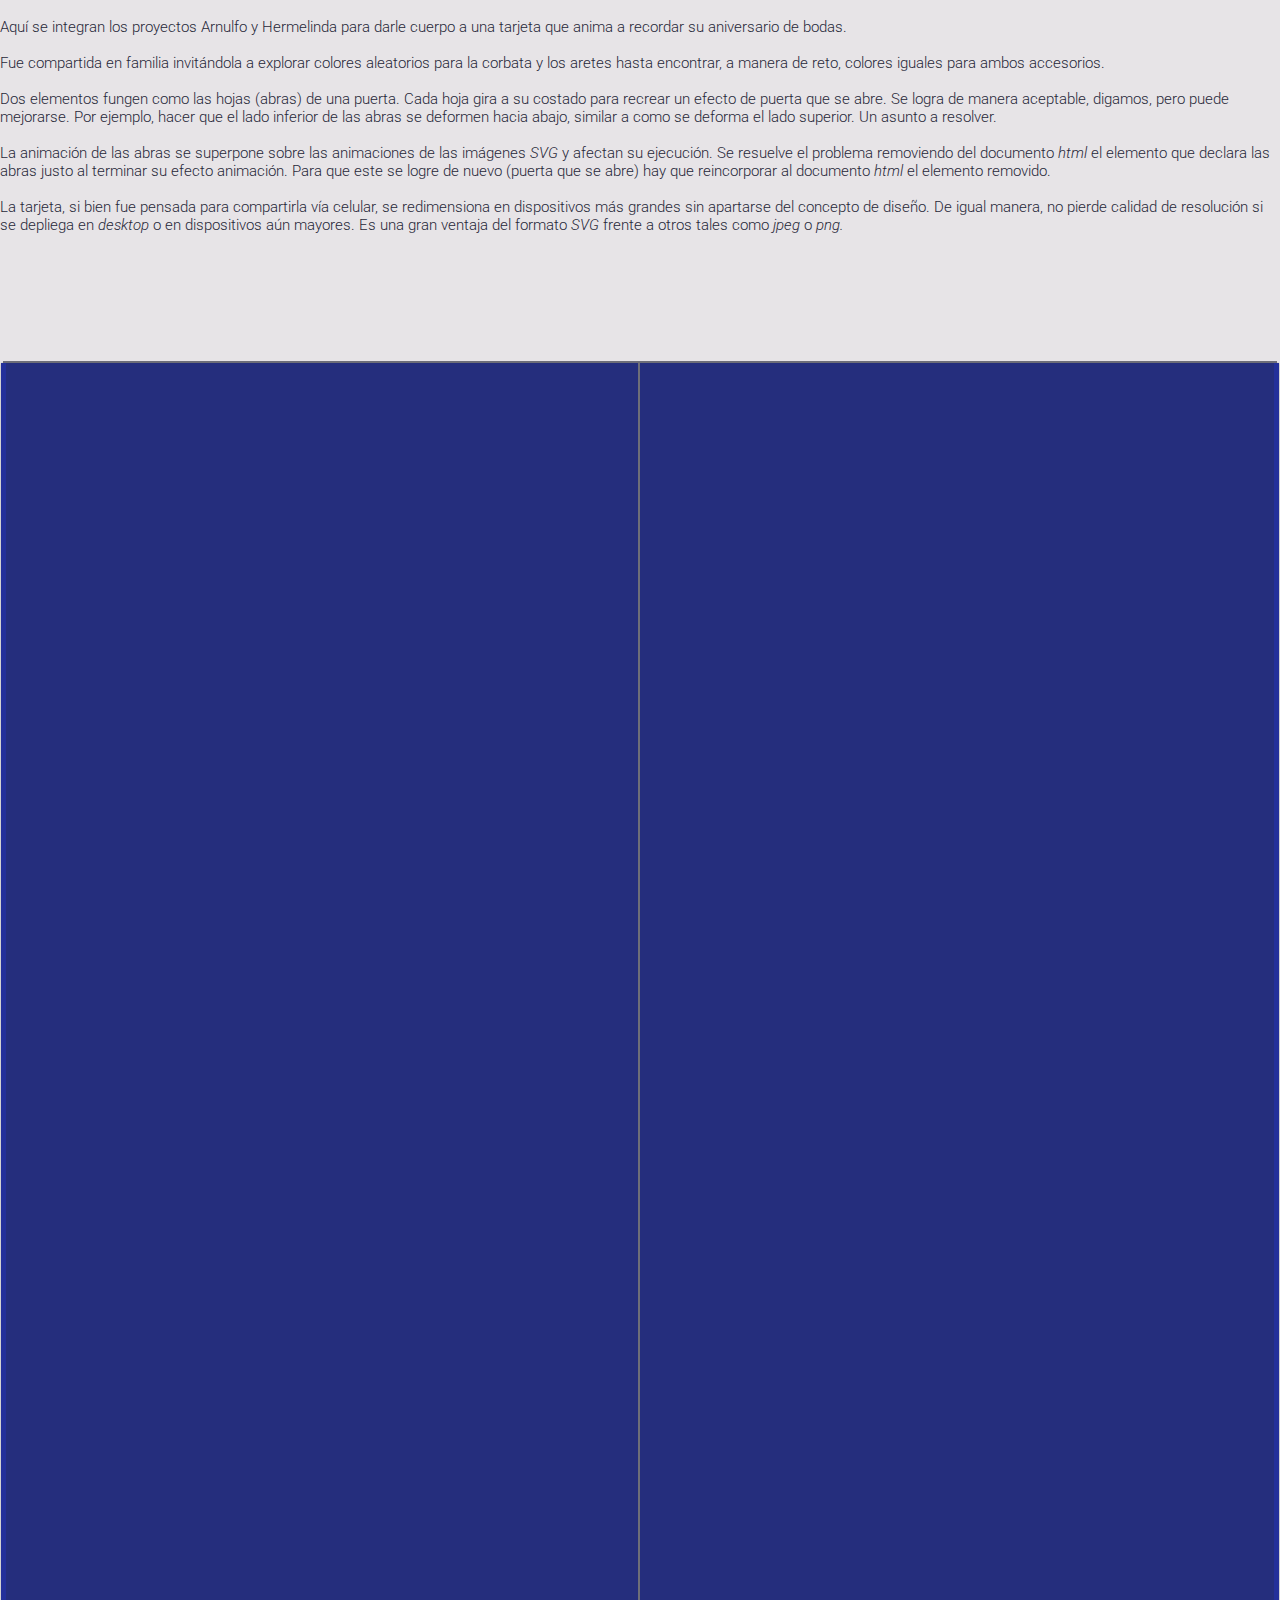
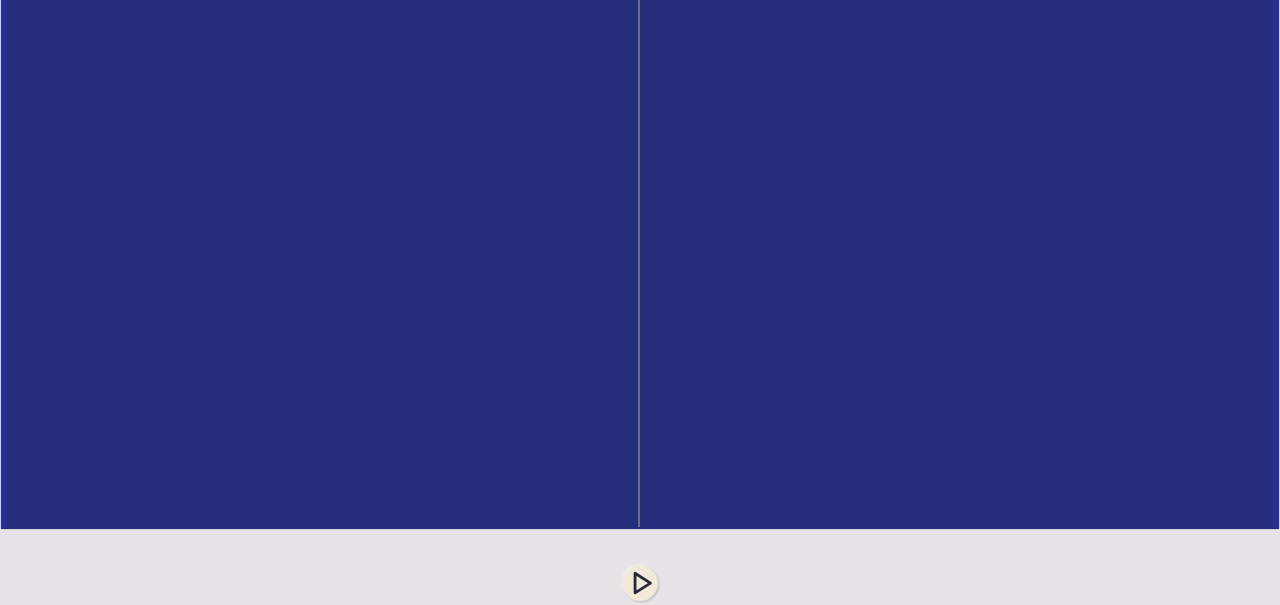
<file: chicherme/index.html>
<!DOCTYPE html>
<html lang="en">

<head>
  <meta charset="UTF-8">
  <meta name="viewport" content="width=device-width, initial-scale=1.0">
  <meta http-equiv="X-UA-Compatible" content="ie=edge">
  <link rel="preconnect" href="https://fonts.gstatic.com" />
  <link href="https://fonts.googleapis.com/css2?family=Roboto:wght@100;300&display=swap" rel="stylesheet"/>
  <link rel="stylesheet" href="./estilos/chiche.css">
  <link rel="stylesheet" href="./estilos/herme.css">
  
  <title>chicherme2</title>
</head>


<body>


  <section class="chicherme">
    <p class="chicherme__descripcion"><br>
      Aquí se integran los proyectos Arnulfo y Hermelinda para darle cuerpo a una  tarjeta que anima a recordar su aniversario de bodas.<br> <br> Fue compartida en familia invitándola a explorar colores aleatorios para la corbata y los aretes hasta encontrar, a manera de reto,  colores iguales para ambos accesorios.
      <br><br>
      Dos elementos fungen como las hojas (abras) de una puerta. Cada hoja gira a  su costado para recrear un efecto de puerta que se abre. Se logra de manera aceptable, digamos, pero puede mejorarse. Por ejemplo, hacer  que el lado inferior de las abras se deformen hacia abajo, similar a como  se deforma el lado superior. Un asunto a resolver. <br><br>

      La animación de las abras se  superpone sobre las animaciones de las imágenes <i>SVG</i> y afectan su ejecución. Se resuelve el problema removiendo  del documento <i>html</i> el elemento que declara las abras justo al terminar su efecto animación. Para que este se logre de nuevo (puerta que se abre)  hay que reincorporar al documento <i>html</i> el elemento removido.<br><br> 
      
      La tarjeta, si bien fue pensada para compartirla vía celular, se redimensiona en dispositivos más grandes sin apartarse del concepto de diseño. De igual manera, no pierde calidad de resolución si se depliega en <i>desktop</i> o en dispositivos aún mayores. Es una gran ventaja del formato <i>SVG</i> frente a otros tales como <i>jpeg</i> o <i>png.</i><br>   

    </p>
    <div class="tarjeta" id="tarjeta">

      <div class="contenedor-chiche" id="contenedor-chiche">
        <svg class="contenedor-chiche__chiche-svg" xmlns="http://www.w3.org/2000/svg" width="100%" height="100%"
          viewBox="0 0 150 175">

          <g class="g1" id="dad1" stroke-width="1" transform="translate(0 0)">
            <path id="Trazado_670" data-name="Trazado 670" class="cl1"
              d="M810.969,307.5,826,311.2l9.625,9.925.719-2.312,1.313-4.437,1.578-6.172-6.922-2.891-6.312-.25-4.062.25Z"
              transform="translate(-784 -179)" />
            <path id="Trazado_715" data-name="Trazado 715" class="cl2"
              d="M858.625,212.719a5.668,5.668,0,0,1,1.656.656c.5.25,2,1.031,2,1.031l1.25.469,1.375.5s.844.75.938.813,1.75,1.25,1.75,1.25l1.344.969,1.063.5-.812.219h-.875l-.875-.219-1.344-.656-2.437-1.281-1.937-1.094-1.109-.828-.2-.984Z"
              transform="translate(-784 -179)" />
            <path id="Trazado_787" data-name="Trazado 787" class="cl3"
              d="M901.469,256.422l-.531-1.047-.625-.766.094-1.734-1.25-1.125-.75-.531-.312-.531-.437-.844.438-.531.75-.266a2.192,2.192,0,0,0,.625.453,8.7,8.7,0,0,1,1.188.844l.625.875.375,1.125.109.875.141.453v1.813Z"
              transform="translate(-784 -179)" />
            <rect id="Rectángulo_5" data-name="Rectángulo 5" class="cl4" width="10" height="4"
              transform="translate(70 62)" />
            <path id="Trazado_716" data-name="Trazado 716" class="cl5"
              d="M852.406,243.188l.677-.437,1.542-1.167h1.958l2.667-.146,4.172,1.516,2.7,2.109.375,1.5-2.125-.437-5.042-1.792-3.021.292-2.875-.292-.844-.271Z"
              transform="translate(-784 -179)" />
            <path id="Trazado_636" data-name="Trazado 636" class="cl6"
              d="M828.891,248.813a4.532,4.532,0,0,1,1.266-1.687,2.775,2.775,0,0,1,2.2-.625H835.5l1.813.625,1.063.875.188.438-.187.375-1.812.938-2.75.438h-3.375Z"
              transform="translate(-784 -179)" />
            <path id="Trazado_717" data-name="Trazado 717" class="cl7"
              d="M866.875,250.813l.547-.375.266-.312-.437-.75-1.312-1.187-1.187-.5-1.687-.375-1.25-.141-1.562.141-.969.375-1.016.531-1.422.938-.375.313-.281.781.656.672,2.313.2H865l1.875-.312"
              transform="translate(-784 -179)" />
            <path id="Trazado_637" data-name="Trazado 637" class="cl8"
              d="M833.906,247.844v1.3l.25,1.031h.438l.75-.062,1.531-.672.828-.391.438-.281.156-.328-.078-.375-.516-.422-.719-.516-1.016-.344-.516-.234H835l-.578.109-.266.469Z"
              transform="translate(-784 -179)" />
            <path id="Trazado_638" data-name="Trazado 638" class="cl9"
              d="M835.578,247.875l.859-.187.5.438-.125.609-.687.078-.625-.3Z" transform="translate(-784 -179)" />
            <path id="Trazado_718" data-name="Trazado 718" class="cl10"
              d="M861.875,247.7l-.656.7-.078.828v.625l.234.484.3.438.328.2h3.734l.547-.7.078-.656V248.8l-.547-.5-1.594-.594-1.375-.312-.609.109Z"
              transform="translate(-784 -179)" />
            <path id="Trazado_719" data-name="Trazado 719" class="cl9"
              d="M863.094,248.922v.578l.484.359.484-.187.281-.328-.078-.422-.328-.2-.437-.125Z"
              transform="translate(-784 -179)" />
            <path id="Trazado_742" data-name="Trazado 742" class="cl11"
              d="M865.938,250.953l.547-.156h.656l.313-.328v-.391l-.375-.625-.25-.25-.344-.266Z"
              transform="translate(-784 -179)" />
            <path id="Trazado_639" data-name="Trazado 639" class="cl12"
              d="M830,247.313l.672-.5.7-.187,1.234-.219h1.641l.109.094-.3.391-.328.891v1.344l.328.875-.875.141-.891-.078h-1.375l-.734-.062-.844-.453-.359-.672.141-.625C829.031,248.156,830,247.313,830,247.313Z"
              transform="translate(-784 -179)" />
            <path id="Trazado_640" data-name="Trazado 640" class="cl13"
              d="M839.672,277.047l2.7.531,3.594.422h3.094l3.313.188,2.328-.125,2.5-.187,2.766-.625,3.156-.312L862.25,278l-2.5.563-3.187.5h-1.937l-1.906.188h-2.875l-1.375-.187H845.25l-1.594-.375h-1.281l-2.187-.328-.594-.094L839,278l-1.391-.828-.625-.609Z"
              transform="translate(-784 -179)" />
            <path id="Trazado_641" data-name="Trazado 641" class="cl14"
              d="M836.938,277c0,.125,1.313,2.688,1.313,2.688l.813,1.531,1.313,1.656,1.906,1.609,1.594.453,3.406.156,1.906-.156,1.625-.344a8.142,8.142,0,0,0,1.313.125c.094-.062,2.188-.656,2.188-.656l1.188-.937,1.563-.844,1.625-.75,2-1,1.344-1.062.875-1.062.219-.969.156.313-1.25,2.781-.25.906-1.094,1.438-.937,1.656-1.406,1.125-1.281,1.031-1.906,1.5-2.437.781-2.375.469-3.062-.125-1.25-.156-1.937-.781-2.344-1.469-1.625-1.812-1.5-2.687L838,280.938l-.594-1.469Z"
              transform="translate(-784 -179)" />
            <path id="Trazado_642" data-name="Trazado 642" class="cl15"
              d="M862,278.125l-1.844,1.063-1.125,1.25-.937.438-.531.438-.406.5-1.062.5-.781-.187-.531.188-.437.813-.5.469-.937.281-.75-.156-.125-.359-.344-.391-.453.078-.187.422-.391.406-.719.25-.75-.25-.969.406-.781-.156-.562-.25-.687.25h-1.031l-.437-.406-.656.156h-.391l-.562-.156-.7-.594-.062-.531-.344-.781-.625-.312h-.937l-.719-.406-.375-.844-.219-.312v-.594l.219-.406.375-.469-1.625-1.062-1.187-.562.219.344.656,1.469.938,1.813.781,1.344.938,1.156,1.281,1.156.781.469,2.656.547h2.859l1.922-.234,1.016-.062,1.484-.094,1.719-.625,1.469-1,.969-.531,1.344-.781.594-.312,1.625-.625.813-.625.781-.562.469-.5.375-.531.375-.531v-.781Z"
              transform="translate(-784 -179)" />
            <path id="Trazado_678" data-name="Trazado 678" class="cl16"
              d="M848.422,286.469h0l.391-.406.75-.109,1.125-.141,1.234.141.844.109.172.063.094.188-.094.156-1.469.438H850.25l-1.25.156-.391-.156-.187-.437"
              transform="translate(-784 -179)" />
            <path id="Trazado_679" data-name="Trazado 679" class="cl17"
              d="M839.859,278.469l-.187-.234,2.172.328,1.188.188h.906l1.063.281h3.656l.719.219h3.906l.311-.084.5-.135h3.094l.62-.136.661-.145h.844l1.75-.406-1.375.688-3.031.219-.781.281h-.844l-.687-.281-1.406.5-.531.375-.312.156-.125.063-.3-.406-.391-.406h-.719l-.531.406-.375.188-.75-.875h-.937l-.844-.084-.641.365-.266.141-.078.172-.141.094-.437-.687h-.344l-.656-.219-1.094-.136h-.906l-.719.271-.656-.6Z"
              transform="translate(-784 -179)" />
            <path id="Trazado_643" data-name="Trazado 643" class="cl18"
              d="M853.906,264.625l1.094,1.5.563.938v.844l-.344,1-.375.344-.594.25-.625.438-.656.781-.531.281h-.75l-1.156-.562-.625-.5-.844-.437-.875.219-1.625.719-.875.281-.875.656-1.062.75h-1.812l-.875-.906-.375-1.281-.781-.687-1-.781L837,267.5l-.531-1.375.688-1.031,1.25-.469,1.5-1.042.781-1.167.719-2.073.781-1.781.438-1.375h.125l.156-2.625.844-3.156v-3.062"
              transform="translate(-784 -179)" />
            <path id="Trazado_680" data-name="Trazado 680" class="cl19"
              d="M844.906,271.375l.813-.531,1-.312.938-.469.844-.281.75-.219.406.219.469.563-.875.313-.75.188-.687.25-.656.281-1.437.375-.812.125h-.5Z"
              transform="translate(-784 -179)" />
            <path id="Trazado_720" data-name="Trazado 720" class="cl19"
              d="M853.078,270.859h0l.344-.687.375-.594,1.094-.344.094.344-.359.375-.516.406-.516.3-.406.266"
              transform="translate(-784 -179)" />
            <path id="Trazado_644" data-name="Trazado 644" class="cl20"
              d="M837.625,267.859l.25,1.188.953,1.078.813.547.859.594.547.484.422.141-.312-.547-.344-.75-.078-.594-.625-.547-.469-.328-.578-.578-.547-.3Z"
              transform="translate(-784 -179)" />
            <path id="Trazado_645" data-name="Trazado 645" class="cl21"
              d="M842.5,249.844l-.5,1.823-.667,2.75-.5,2.667-.583,1.667-1.083,2.833-1.651,2.833h.318l.4-.151.3-.062.635-.286,1.083-1.167,1.344-2.359.406-1.224.917-2.083V255l.667-2.333v-3.5l-.667-1.833-.417.833Z"
              transform="translate(-784 -179)" />
            <path id="Trazado_721" data-name="Trazado 721" class="cl22"
              d="M861.063,270.078l1.063.2L866,272.969l1.031,2.094.781,2.188-.781,3.656-2.094,3.969-4.562,4.188,2.25-2.812,1.75-2.562,1.125-3.937.5-2.875L864.938,274,864,272.75l-1.375-1.312Z"
              transform="translate(-784 -179)" />
            <path id="Trazado_646" data-name="Trazado 646" class="cl23"
              d="M874.25,270.922l-.875,5.453-2.687,6L867.875,287l-3,5.563-4.125,4.75-2.562,2.063-3.5,1.875-3.812,1-2.312.5H844.25l-3.75-1-2.5-2.375L835.313,296l-2.187-3.437-2.062-4.062-1.125-3.187-1.812-5.562-.937-5.375V272"
              transform="translate(-784 -179)" />
            <path id="Trazado_681" data-name="Trazado 681" class="cl24"
              d="M876.063,267.859l-.312,6.891-1.812,5.938-1.875,3.75-1.937,3.5-2.187,3.313-2.312,3.188-1.687,2.25-2.219,2.5-2.5,1.953-3.109,1.844-2.844,1.141-2.641.5-2.406.359L846,304.625l-2.781-.531-2.531-1.562-.187-.687,3.063.844h5.75l3.078-.687L855,300.938l3.438-1.75h0l3.172-2.828,1.953-2.234,1.563-2.062,1.563-2.875,1.25-2.312,2.188-3.375,1-2.125L872.313,279l1.063-2.437.563-2.875.438-2.25.563-3.187.719-4.266Z"
              transform="translate(-784 -179)" />
            <path id="Trazado_722" data-name="Trazado 722" class="cl25"
              d="M850.531,306l3.552-.417,2.833-.583,2.833-1-2.083,3.083-1.917-.583-1.167,1.5-.917-.917Z"
              transform="translate(-784 -179)" />
            <path id="Trazado_647" data-name="Trazado 647" class="cl26"
              d="M840,263.167l.609,1.49v1.484l1.641.443v1l-1.167.5-.661.583H840l-.984-.37-1.849-.714-.417-1.333.188-.625,1.281-1.25"
              transform="translate(-784 -179)" />
            <path id="Trazado_682" data-name="Trazado 682" class="cl27"
              d="M845.531,248.594v2.99l-.406,1.245-.292,1.505-.5,2.417-.5,1.667-.5,2.25-1.167,1.667-1.151.573-.432,1.422-.3-.641-.219-.516.521-.839.75-1.333.542-1.125v-.406l.292-.812.646-1.437.25-1.266v-.891l.594-2.031.109-1.547v-2.047l-.187-.844-.516-1.125v-.781l.271-.854,1,1.323Z"
              transform="translate(-784 -179)" />
            <path id="Trazado_683" data-name="Trazado 683" class="cl28"
              d="M875.953,269.484,876.5,275l.25,2.438-.25,3.063-.437,2.063-.484,1.578-1.391,3.609-1.687,2.813-.687,2.063-2.125,2.813-.437.813L868.188,298l-1.312,1.75.938-.687,3.563-3.937,3.25-4.562,2.875-4,2.875-5.062,1.375-2.656,1.5-2.031-.5,3.375-.437,2.375.438,4-1.25,3.313-4,4.938-3.625,3.563L871,300.563l-4.437,3.125-5.187,3.156-3.687,2.031-2.375,1.438-2.5,1.375-2.937-.312-2-1.625-2.312-1.437-1.344-.875L841.656,305l-.469-1.312-.312-1.062,2.625,1.438,3.125.625,2.109.078,3.047-.453,3.031-.937,3.625-1.75,2.313-1.656,1.344-1.187.766-.625.984-1.156,1.406-1.875,1.625-2.375,3.406-5.187,1.344-2.312,1.063-2.094.438-1.281.75-1.219.313-1.219,1.047-3.187.375-1.625Z"
              transform="translate(-784 -179)" />
            <path id="Trazado_749" data-name="Trazado 749" class="cl29"
              d="M886.813,270.922v3.953L885.75,278l-.312,3.438-.312,1.875-.5,2.75L884,287.625l-1.375,1.75-1.125.688,1.125-3.5v-1.75l-.219-2.25.219-1.125.375-2.375v-1.5l.313-1,1.078-2.219,1.047-2.094,1.375-2.25Z"
              transform="translate(-784 -179)" />
            <path id="Trazado_648" data-name="Trazado 648" class="cl30"
              d="M837.281,281.3l-.656,1.578-.312,1.563v.609l-.187.594,1.047,1.547.453,1.109,1.172.25,1.141,1.141h1.031V288.3l.719-1.281-.312-.406-.75-1.047-.687-.75-.687-1-.531-.937-.531-1.5-.562-1Z"
              transform="translate(-784 -179)" />
            <path id="Trazado_649" data-name="Trazado 649" class="cl31"
              d="M832.75,272.083l-.417,1.5-.24,1.083.125.411.281.109,1.167.594.786.781.88.521h.833l.661.307.516-.531,1.24-.693.182-1.37.4-.714,1.25-.5v-.75l1.333-.75-1.333-.667-1.833-1.5-1-.917-1.036.7-1.214,1.016-1.38-.8-.609.068Z"
              transform="translate(-784 -179)" />
            <path id="Trazado_746" data-name="Trazado 746" class="cl32"
              d="M869.688,255.563l-.312,1.688,1.063.583,2.25,1.6,2.563,2.891.609,2.438.141,2.068v3.75l.656,4.135.8-3.047v-3.125l.214-4.3-.214-2.167-.12-1.5v-2.75L876,256.917l-.583-1.583-1.5-.417-.354-.573-1.812-.094-.844.25,1.344,1.563h-.969Z"
              transform="translate(-784 -179)" />
            <path id="Trazado_684" data-name="Trazado 684" class="cl28"
              d="M848.344,251.125v3.625L846.5,258l-.219,4.25v1.969l-.187,1.656.406.625,1.844.281,1.531-.594,1.688.875,1.688.844.688-.844-.437-1.187L852.625,264v-2l.875-1.75-.875-1.75-2-2-.969-1.375-.469-2.25-.844-1.75"
              transform="translate(-784 -179)" />
            <path id="Trazado_723" data-name="Trazado 723" class="cl33"
              d="M852.429,249.344v3.085l1.714,1.429,2,.857L858,256.143l1.571,2,2.857-.714,2.228-1.007.828.453-1.578,1.844-1.478.424-2.857-.424L858,258.143l-3.857-2-2.476-.476L851.25,254l-.25-1.437.328-1.359.922-1.859"
              transform="translate(-784 -179)" />
            <path id="Trazado_724" data-name="Trazado 724" class="cl34"
              d="M869.063,257.125l5.223,3.625,1.339,2.5-.482,4.036-.857,4.571-.661,2.705L873.359,276l-1.672,3.813-1.75,3.616h-1.509l-.163-3.085-.453-3.656-.875-2.125-1.062-1.625L862,270.156l-3.857-2.871-1.018-2.1.736-.654-.093-.911-.2-1.908h0l.571-1.714,2.429-1h2s1.8-1.821,2.225-1.25l1.578-.7,1.125-.234Z"
              transform="translate(-784 -179)" />
            <path id="Trazado_725" data-name="Trazado 725" class="cl35"
              d="M863.719,261.286,862,264l1,3h2.429l1.714-1.714L868.429,264v-3.429l-1.286-1.143h-1.714Z"
              transform="translate(-784 -179)" />
            <path id="Trazado_726" data-name="Trazado 726" class="cl36"
              d="M852.083,273.042l1.25-.708,2.083-.667.911-.354,1.339-.146.667-1.417.333-1.333a15.42,15.42,0,0,1,1.667.5,13.2,13.2,0,0,1,1.417,1.167h0l1.125,1.583,1.958,2.25,1.042,3-.375,1.917-.667,3.083-.583,1.9-1.083,1.688-1.323,1.594-1.51.573L859.75,287h-1.083l-1.333-.417,2.417-1.833,2-3.25.667-2.083.75-.917v-1.583l-3.417.333-1.417.333h-1.75V276.25l-.75-1.25-1.417-1.083Z"
              transform="translate(-784 -179)" />
            <path id="Trazado_650" data-name="Trazado 650" class="cl37"
              d="M845.667,271.891l.615-.141.063.844L845.813,274l1.188.833.859.292.453.641.063.469-.844.625h-.969l-1.4.891-3.417-.417-2.187-.474-1.312-.526.583-1.5.5-.833.917-.667.417-.667,1.083-.526h1.984l.6-.25h1.333"
              transform="translate(-784 -179)" />
            <path id="Trazado_651" data-name="Trazado 651" class="cl38"
              d="M831.063,279.813l2.688,5.938,1.422.672,1.016-.672,1.5,2.563,1.188.25.813,1.125H841v-1.375l.8-1.187,4.2,2.063.156,2.563L845.063,295l-2.375,1.5-.844,1.781L842,300.25l-1.469,1.531-.844-.312L838,300.25,834.875,295l-1.125-1.609-1-1.891-2.812-5.75a40.687,40.687,0,0,1-2.187-7.375c.013.078-.462-2.718-.5-2.937a15.906,15.906,0,0,1-.437-4.062l2.25,2.313,1.5,2.063Z"
              transform="translate(-784 -179)" />
            <path id="Trazado_652" data-name="Trazado 652" class="cl39"
              d="M828,276.313l1.375,5.25.813,1.063-.375-3.437-1.812-4.5Z" transform="translate(-784 -179)" />
            <path id="Trazado_653" data-name="Trazado 653" class="cl40"
              d="M825.156,254.266l.281,5.8.25,3.063.25,2.563.375,3.063.313,3,2.25,1.656s.438,1.344.625.594a4.925,4.925,0,0,0,0-1.75l-1-1.125-.875-2.375.313-1.125V266.25l-.625-2.562v-3.625l.313-1.312-.812-1.437Z"
              transform="translate(-784 -179)" />
            <path id="Trazado_654" data-name="Trazado 654" class="cl41"
              d="M840.938,252.984l-.5,1.578-.734,2.094-.2,1.844v.813l-.969,1.8-.141,1.563.734-1.359,1.313-2.812.375-1.25.313-2.062.344-1.562.25-1.422Z"
              transform="translate(-784 -179)" />
            <path id="Trazado_685" data-name="Trazado 685" class="cl42"
              d="M842.141,268.417l.547,1.708h1.875l.563-1.708.688-.729v-.719l.391-.734,1.172.5,1.25.078.891-.406h.547l.625.406,1.375.375.8.5h.7l.172-.25.078-.937-.75-2.031h.5l.859,1.141.656.891.547,1.188-.375,1.063-.75.688h-.687l-.578.906-.484.328-.687.266-1.125-.375-.875-.75-1-.375-1.125.375-1.2.406-1.5.625L843.953,272h-1.812l-.766-.375L841,270.484l-.406-.781-.344-.406-1.187-.953.859.406h.531l.922-1.062,1.125-1.016,1.828.2-1.641.672Z"
              transform="translate(-784 -179)" />
            <path id="Trazado_727" data-name="Trazado 727" class="cl43"
              d="M852.083,293.25l2,.333L857.167,295v1.583l-.651,1.573-1.849.51L853.25,298l-1.167-1.417-1.417-1V293.25Z"
              transform="translate(-784 -179)" />
            <path id="Trazado_686" data-name="Trazado 686" class="cl43"
              d="M848.313,294.75l.688,2.333,1.333.667.917.833,1.906.5.438-.833,1.74.333,1.917,1.083-1.583.917-3.26,1.292-2.234.625-1.172.083-2,.2h-3.417l-2.083-.656-.906-.25.906-1.292.417-.5V297.75l.667-.667,1.4,1.885,1.266-.385,1-.833.75-.667v-1.417l.5-2.417Z"
              transform="translate(-784 -179)" />
            <path id="Trazado_687" data-name="Trazado 687" class="cl44"
              d="M849.5,295.406l-.375.969v.75l.594.906.938.625,1.281.438h.813l.641-.25.172-.812-.734-.672-.406-.281-.484-.516-.75-.562-.687-.375Z"
              transform="translate(-784 -179)" />
            <path id="Trazado_655" data-name="Trazado 655" class="cl45"
              d="M829.484,274.063l.984,1.609.375,1.625.156,1.578.25,1.313.922,1.906.641,1.094L833.5,285l.438.938.625.375h.75l.563-.375.313-.625v-1.25l-.312-.312v-1.125l-.562-.625-.75-.625-1.062-1.75-.687-1.562-.437-1.75-.312-1.7L831,273.938l-1.406-.094"
              transform="translate(-784 -179)" />
            <path id="Trazado_656" data-name="Trazado 656" class="cl46"
              d="M832.333,275.208l.354,2.292.563,1.813.938,1.688,1.438,1.125L836,283v1.25l.328-.328.172-.422.438-1.375L837.25,281l.344-.687-.344-.75-.156-.937-.156-1.125a3.148,3.148,0,0,0-.937-.312,8.285,8.285,0,0,1-1.5-.5l-.812-.875Z"
              transform="translate(-784 -179)" />
            <path id="Trazado_688" data-name="Trazado 688" class="cl47"
              d="M847.336,249.844l-.2,2.578-.094,1.594-.641,2.641.125,1.078,1.29-1.841.413-1.347-.093-2.836.093-.523Z"
              transform="translate(-783.984 -179)" />
            <path id="Trazado_657" data-name="Trazado 657" class="cl27"
              d="M842,246.313,839.5,251l-1.917,2.417v1.833L837,257l-.156,1.859v1.266l.516,2.078-.359,2.63,1.333-1.75v-2l1.167-1.333v-2.333l.5-2.167.75-1.833.583-.75L842.25,251l.859-4.859-.2-.7L842.25,245"
              transform="translate(-784 -179)" />
            <path id="Trazado_658" data-name="Trazado 658" class="cl48"
              d="M836.375,264.833l-.312,1.2-.781.609-.656.266-.625-.484-.531-.2-1.062.563-.844.391-.187.672-.156.672.641,1.234.7.594.25.094.188-.094.25-.406.75-.109.625.516.875.281.375-.469.656-.562.844-.344.422-.219-.078-.594V268l-.219-.156h-.125l-.469-.562-.187-1.062v-.594l.5-.437.656-.5.281-.281-.437.125h-.344l-.266.3h-.2l.094-.427.219-.891Z"
              transform="translate(-784 -179)" />
            <path id="Trazado_689" data-name="Trazado 689" class="cl33"
              d="M846.188,289.188l1.438.313h2l2.156-.156.75-.234.938-.2,1.344-.531.688-.344.469-.375.656-.406.563-.531.875.219.656.125h.844l.5.594h.125l.719-.156.688-.25-.375.563-.625.813-.25.281.875-.531.688-.562.844-.75.719-.812.875-.656.938-1.281.438-.969.719-1.437.281-.812.344-.937.25-1.094.531-1.75.438,2.844.281,3.016,1.25.391-.375.75-2.125,3.5-1.031,2.125-1,1.469-.719,1.406-1.969,2.156-1.391,1.578-1.578,1.422-1.266,1.078-.844.5-1.047-.3-.969-.719,1.125-.344.344-1,.219-.562v-1.656l-.719-.375L855,293.938l-.656-.312-.594-.25-1.094-.187h-1.812s-.281-.187-.344,0a4.287,4.287,0,0,0,0,.906V295.5h-.875l-.281.375-.312.75-.156-.625-.312-.719-.344-.937-.281-.719-.312-.437-.437.75-.156.656v1.656l-.187.938-.406.688-1.062.438-1.094.469h-.719l-.687-.75L842.531,297l.563-1,.938-.312,1.156-.719.188-1.594.813-1.406v-2.937"
              transform="translate(-784 -179)" />
            <path id="Trazado_690" data-name="Trazado 690" class="cl49"
              d="M854.859,256.625l2.578,1.188,1.625.688,1.25.453-1.25,1.234-1.25.563-.375,1.125.188,1.344.188,1.109-.687.672.313,1.156.375.906.492.59,1.633.941-1.344-.281-.289,1.375-.492.75-.375.813h-1.125l-1.625.5-.812.438-1.016.375-1.016.453.906.422,1.578.5.359.313.688.5.938,1,.141.719.063,1.2,1.3.078-3.937.25h-3.8l-1.656-.094-.984-.094-.625.188H846l-.594-.187.594-.625,1.125-.437,1.375-.5v-.5l-1.062-.687-.734-.672-.7-.453.422-1.437-.109-.75.609-.266.828-.234.75-.375,1.563-.437h.375l1.125.438.8.3.641-.3.234.172.641-.312.813-.609.3-.437.078-.562.563-.922-.078-1.141-.391-.969-.734-1-.547-.5-.25-.266h-.687l-.266-.641.078-1.437.266-.734.3-.594.313-.609-.156-.469-.609-1.094h.7l.5-.344.25-.594.377-.562Z"
              transform="translate(-784 -179)" />
            <path id="Trazado_659" data-name="Trazado 659" class="cl50"
              d="M836.438,252.688l-1.828.172-.359-.172-1.107-.375-1.33-1.17-.1-.846h-1.792l-1.636.846L827,250.429l-1.857.446v3.563l1.748,2.719.109,6.219.422,1.5v1.344l.125,1.625.739,2.442,1.214-2.161.75-4.75.607-4.518v-2.714l.857-2.018,3.473-.312,2.375-1.125"
              transform="translate(-784 -179)" />
            <path id="Trazado_660" data-name="Trazado 660" class="cl51"
              d="M830.188,266.766l-.531.656-.125.8-.328.563-.375.813-.531.953.313.609.438.516.609.578a2.649,2.649,0,0,0,0,.5c.031.063,0,1.156,0,1.156h1.188l.422.094.5.359.375.266s.063-.25.063-.266v-.453l.063-.391.172-.359.156-.531.156-.672v-1.047l.063-.25.156-.109-.219-.094-.312-.109-.3-.328-.375-.422-.406-.812-.094-.187v-.375l.188-.906.078-.172-.078-.312-.453-.156Z"
              transform="translate(-784 -179)" />
            <path id="Trazado_661" data-name="Trazado 661" class="cl52"
              d="M831.781,254.234l-.344.828L831,255.8l-.078.641v2.234l-.125.875-.078.922-.078.922-.172.531-.156.828-.078.641-.094.844L830,265.313a9.788,9.788,0,0,1-.156,1.031,7.4,7.4,0,0,0-.141.891l.219-.187.391-.266.484-.156.578.156.2.344s.453-.219.516-.266.453-.234.453-.234l.531-.281.391-.172.422.172.578.438.281.188.25-.187.188-.094.281-.062.266-.281.281-.437.172-.437.063-.547.094-.234.313-.359.219-.266.078-.2.328-.641.078-.625.141-.516-.375-1.094-.172-.609-.078-.375v-2.734l.078-.437.547-1.609v-1.609l.094-.406.375-.484H837.5l-.625.391-.734.344-.891.438h-1.219l-1.2.094Z"
              transform="translate(-784 -179)" />

          </g>

          <g class="g2" id="dad2" stroke-width="1" transform="translate(0 0)">

            <path id="Trazado_662" data-name="Trazado 662" class="cl53"
              d="M831.844,251.016l-.156-.312s1.109.078,1.172.078,1.359-.078,1.359-.078h1.359l2.859,1.078-.484.891h-1.312l-.625.063-.875.078h-.469l-.266-.078-.266-.2-.7-.234-.344-.156-.234-.234-.25-.219-.437-.344Z"
              transform="translate(-784 -179)" />
            <path id="Trazado_663" data-name="Trazado 663" class="cl54"
              d="M837.125,210.875H836l-.406.859-.719.641-3.125,3-2.187,3.344-2.109,2.391-1.047,3.328-.687,6.625v8.375l-.312,3.313-.281,2.781v5.219l1.813-.375-.281-2.312.875-.594v-.844l.719-.562.531-.969,1.25-.812,1.188-.8-.125-.359v-.516l.5-1.2.906-.531,2.219-.625a34.734,34.734,0,0,1-3.625-1.062,2.743,2.743,0,0,1-1.812-1.969v-1.781l3.641-5.219,1.469-3.719,2.75-2.781-.016-6.344,2-3.375-.875-2.844Z"
              transform="translate(-784 -179)" />
            <path id="Trazado_691" data-name="Trazado 691" class="cl55"
              d="M841.75,243.219a2.422,2.422,0,0,1-.437-1.359,5.965,5.965,0,0,1,.516-1.672l.719-.906.516-.094.422.344.766,1.094.875,1.422.328-.187.172-1.234v-3.5L845,234.344v-.719l.453.2L847,235l.875,2.5.25,1.125-.25,1.25,1.063-1.062-.109-1.922.344-.891.969-1,.109,1.5-.25,1.875.25,1.5,1.938.75,3.438-1.25h2.5l2.078,1.25L863.688,243l-4.437-1.687-4.625.313-2.266,1.453-.7.063L851,243l-1-1.375-1.734.156L847,243.219v2l-.594-.094-.781-.625h-1.062v2.156l-.312.188-.25-.328-.812-.469-.641-1.422Z"
              transform="translate(-784 -179)" />
            <path id="Trazado_692" data-name="Trazado 692" class="cl56"
              d="M844.406,258.563l-.2,2.172-.625,1.594-.391,1.859v1.2l.391.89-.094.438-1.062-.094-1.141-.266-.594-.266v-1.906l.109-.672.25-.578,1.125-.484.547-.781.641-.937.391-1.609.656-2.687Z"
              transform="translate(-784 -179)" />
            <path id="Trazado_693" data-name="Trazado 693" class="cl57"
              d="M845.406,251.586l-.266,1.336-.172,1.453-.531,2.281-.125,2.781-.187,1.75-.562,1.438-.234.891-.109.688v1.078l.266,1.344.2.109.5.188-.475.307-.838.333-.406.422-.3.391.3.953.328.672.766.094.906-.094.656-1.625.547-.687.078-.766.375-.672V264.5l.156-2.719.094-3.266.063-.578-.062-1.125.438-2.125L847.25,253v-2.25l.156-1-.094-1.937-1.75.828-.156,1.547Z"
              transform="translate(-784 -179)" />
            <path id="Trazado_664" data-name="Trazado 664" class="cl58"
              d="M829.828,250.328l-.8.391-.625.25-.187.125-.469-.125-.75-.641-.266-2.172.531-.891.234-.7.719-.562.625-.922,1.094-.75.438-.187s.719-.641.875-.578a20.519,20.519,0,0,0,2.094-.5,8.92,8.92,0,0,0,1.563-.094,2.526,2.526,0,0,1,.969,0c.125.031,1.25.594,1.25.594s.938.375,1.031.375a4.2,4.2,0,0,1,.813.594c0,.031.969.75.969.75l.688.313.813.406.313.281v1.313l-2.344,3.375-.312.281-.125-.156-1-.375h-.844l-.531-.29h-.516l.609-.194,1.281-.141.406-.375.125-.562.141-.484.141-.516v-.406l-.406-.375-.406-.344-.719-.344-.875-.406L835.5,246h-3.875l-.781.281-.906.406-.5.344-.406.344-.344.375-.281.719v.5l.281.75.547.3Z"
              transform="translate(-784 -179)" />
            <path id="Trazado_694" data-name="Trazado 694" class="cl59"
              d="M843.583,267.438c.01.25.042,1.281.385,1.219a2.892,2.892,0,0,0,.875-.469v-1.281h-.469l-.406.281-.385.25"
              transform="translate(-784 -179)" />
            <path id="Trazado_728" data-name="Trazado 728" class="cl60"
              d="M861.141,251.188h3.922l1.078-.2.922-.094.359-.281.266-.375v-.3l-.266-.422-.2-.281-.5-.437-.2-.266-.375-.281-.531-.234-.625-.187-1.312-.359-.8-.187h-2.141l-1.047.188-.906.359,1.141-.781,1.328-.094h2.063l.563.188a6.944,6.944,0,0,1,.891.141c.047.047.938.438.938.438l.594.391.594.344.719.641.469.484.3.719.078.594-.078.406-.687.141-.969-.141-1.109.141-4.2-.141Z"
              transform="translate(-784 -179)" />
            <path id="Trazado_665" data-name="Trazado 665" class="cl61"
              d="M838.219,211.063l-.469.813,1.188,1.813-.719,1.938-1.094,1.75v6.375l-1.5,1.313L834.5,226.25l-.562,1.25-.437,1.063-.562,1.375-.562.938-1.562,1.75L830,233.813l-.625.938-.109,1.8.109,1.266,1.172,1.359,2.391.641,1.563.313,1.688.313,2.375.5s1.313.5,1.313.75,1,1.25,1,1.25l.5.438.844,1.5.594.531-1.437-3.719.438-1.562.563-.75-1-.75-.812-.437-.437-1v-1.75l.75-1.625.5-2.937v-2l.609-2.5.391-.812.625-2.875v-2.25l.813-1.812,1.313-1.531.906-1.141.109-2.406.875-1.609-.7-1.25-1.719-.406-.781-.172-1.75-.172h-1.937Z"
              transform="translate(-784 -179)" />
            <path id="Trazado_695" data-name="Trazado 695" class="cl62"
              d="M847.25,211.75h2.25l2.5-.312s1.688.5,1.938.625,4.125.563,4.125.563l1.313.438.875.781.438,1.219.969.875,2.031.938-1.75,2.313-.687,2.688-2.625,1.188-2.768,1.563L854.5,226.5l-1.062,2.875-.75,1.938L852,233l-.687,1-.625,1.375-.5.375V235l-.937.906-.406.906L848,234.625v-1.25l.5-1.25-.875-2.75L848,227.5l.281-1.266.219-.8-.875-.812.078,1.328-.766,1.922L846.375,230l.563,2.125-.562.875.563,2-1.562-1-.375.625.188.75h-.875l-.562-2-.812,1.25v2.125l.875,3.188-.875-.812-.484.25-1.109-.719-.75-.422L840,236.5l.313-1.578.375-1.547.688-2.062v-1.937l.25-1.875.313-1,.438-1.062.563-2v-3.312l.813-1.375.563-.875,1.063-1.125.625-.812v-1.562l.375-1.75.563-.562"
              transform="translate(-784 -179)" />
            <path id="Trazado_696" data-name="Trazado 696" class="cl63"
              d="M843.167,234.313s-.354.531-.26.688a2.889,2.889,0,0,1,0,.906l.125,1.188.344,1.344.438,1.313.156.438.406.656s.406.719.438.813.438.375.438.375l.25-.375.125-.984v-3l-.125-.766v-.469l-.25-.531v-.437h-.875l-.266-.719-.141-.625-.156-.656-.437.25"
              transform="translate(-784 -179)" />
            <path id="Trazado_697" data-name="Trazado 697" class="cl64"
              d="M847.688,225.094v.891l-.125.25-.25.547-.219.875-.187.656-.219.656-.25.688v.469l.172.547a3.618,3.618,0,0,0,.078.7c.063.156.219.719.219.719l-.219.375-.25.438.25.813.141.719.141.359.125.391.3.781.3.938.281.781v2l.313-.141.125-.266.516-.453V237.8l-.141-1.234-.219-.687-.594-1.281v-1.437l.438-.875v-.531l-.437-1.156-.281-.781-.125-.422.125-.422.281-.969v-.625l.125-.594.125-.687.188-.625-.187-.375-.531-.344Z"
              transform="translate(-784 -179)" />
            <path id="Trazado_747" data-name="Trazado 747" class="cl65"
              d="M872,220.938v2.634l1.857,3.714.571,5-.571,3L872,238.857l-.714,2.286-1.143,2.286.388,2.143,2.094,2,1.8,1.429.29,1.125-.29,1.018-.4.92-.656,1,.482,1.771,1.58.573.688,1.469,1.161.844-.114-2.8.114-1.493.871-2.132.7-.154-1.571-3.571-.129-1.728.844-1.031v-1.219l-.375-.937-.719-4.375.379-3.781.464-1.75-.125-2.031,1.232-1.29,1.143-1h0l-1.143-3.179.518-2,1.938-1.375-3.687-1.437L873.25,220"
              transform="translate(-784 -179)" />
            <path id="Trazado_729" data-name="Trazado 729" class="cl66"
              d="M873.677,251.438l-.208,1.344.578-.672.62-1.526v-.536l-.245-1.031-.745-.849-.646-.833-.594-.458-1.687-1.208L870.333,244l.573-1.984.844-2.349,1-2,.927-1.917.99-3-.333-2.25-.458-3.219-.969-1.875-.984-4.078-.453.438-.562-.437-.781-2.422-.781.125H867.5l-1.062-.562-1.1-.635-1.708-.8-.958.8,1.167,1.417,1.5,2,2.167,1.5,1.333,1.25.75,1.917v2.167l.75,1.083.682,1.443-.109,2.141-.156,1.333-.859,1.667-1.474,1.917-.12,1.786.536,1.464.323,1.271-.323,1.4,1.026,3.385.474.594,1.417.6.583,1.333Z"
              transform="translate(-784 -179)" />
            <path id="Trazado_730" data-name="Trazado 730" class="cl67"
              d="M870.281,247.563h-1.469l-2.281-.875-.281-1.6L863.417,243v-4.25l.9-3.641.813-3.359-.292-2.5.292-3.359v-1.344l-1.708-1.214-2.083-1.583.5-2.25-.5-1.417h1.495l1.313,1.667,1.109,1.469,2,1.313,1.417,1.135.917,2v1.25l.56,1.75.774,1.833.667,1.167-.667,1.833-.333,1.417-.44.583-.737,1.188-1.073,1.146v1.833l.885,1.521v1l-.406,1.625,1.083,3.207Z"
              transform="translate(-784 -179)" />
            <path id="Trazado_731" data-name="Trazado 731" class="cl68"
              d="M852.406,232.219v-2.031l.844-1.375.438-1,.5-.875.688-1.5.375-1.016.75-.359,1.063-.375L859,223l.938-.5,1-.437.516-.234,1.047.672,1.313,1.188,1.313.875v8.813l-.875,1.688v1.313l-.437,1.188-.312,1.25v3.938l-1.437-.937-1.125-.75L859,239.813l-.875-.437H856l-1.812.438-1.25.625-.859.188-1.812-.75-.2-1.062v-1.25l.2-1.766.328-.234.344-.578.313-.766.438-.844Z"
              transform="translate(-784 -179)" />
            <path id="Trazado_744" data-name="Trazado 744" class="cl68"
              d="M869.063,248.25l.469,2.141-1.016.281-.078.469-.156,1.25-.484.266.281,1.469-.641.688-.2,1.281.7.781,1.438.453.25-1.766,1.563.406H872l-.531-.641-.719-.828.875-.375,2.078.266-.234-1.359.156-.969v-.578s-.562-.953-.75-1.172S872,249,872,249l-.3-.828-.766-.234-.516-.312-1.359-.062Z"
              transform="translate(-784 -179)" />
            <path id="Trazado_732" data-name="Trazado 732" class="cl69"
              d="M857.656,244.578l1.2.5,1.125.766.3,1.109h2.469l1.313.234,1.219.266.953.531,1.3.922.375.5.375.578v.516l-.156.563-.594.359h-.641l-.156.391s.078-.141.422.5.75.25.75.25l.375-.25.094-.969.078-.7,1.063-.312-.281-1-.172-.984-.094-.437.094-.312-.391-.141-1.781-.609-.516-.234-1.094-.187-1.219-.266-1.25-.5-1.172-.375-.469-.2-.812-.25-.625-.25-.359-.109H858.3Z"
              transform="translate(-784 -179)" />
            <path id="Trazado_733" data-name="Trazado 733" class="cl70"
              d="M859.844,251.656l-.437.75.188.656,1.156.438,1.109.109,2.047-.109.813-.437.438-.656-.281-.484-.969-.547H860.75Z"
              transform="translate(-784 -179)" />
            <path id="Trazado_734" data-name="Trazado 734" class="cl71"
              d="M859.531,245.583l-.687-.458-1-.391-.312-.141-1.031.141-1.469-.141-.953-.094-.8-.156-.656.25-.25.531-.312,1.375v1.406l.563.781-.25.563.156.672v2.484s.688.594.75.688,1.219.813,1.219.813,1,.5,1.094.531,1.094.625,1.094.625l1.063.781.594.531.5.656.813,1.047.828-.2,1.719-.391,1.3-.578,1.125-.531a3.05,3.05,0,0,0,.531.219c.094,0,.406.313.406.313l-.25.25-.312.438,1.656-.437,1.281-.375-.625-.75.063-1.2.719-.8-.281-1.406h-.281l-.594-.656-.25-.219.25-.344h-2.844l.531.344.375.219.156.438-.156.219-.219.469-.5.281-.781.188h-2.578l-1.266-.469-.25-.469v-.375l.25-.281.156-.219.563-.344.953.125-1.8-.312-1.125-.078-1.094-.109h-.5l-.516-.562-.156-.219.234-.812.438-.547.781-.609.75-.484.672-.3.8-.312.375-.219V246.5l-.219-.562-.312-.354"
              transform="translate(-784 -179)" />
            <path id="Trazado_698" data-name="Trazado 698" class="cl72"
              d="M848.25,241.781l-.625.75-.562.563v2.094h-.625l-.562-.562-.656-.156h-.687v2.188l-.281.25.281.656.344.438.625.531.375.156,1.406-.969.188,2.094.766,1.125.516.906.594,1.063.063.594.156.469.156.859.156.516.625.813,1.063,1.156.969.938.281.469h.344a5.206,5.206,0,0,1,.594-.156c.094,0,.438-.312.438-.312v-.437l.344-.5.313-.5v-.344l-.656-.187-.625-.125-.75-.312h-.781l-.469-.187-.219-.719-.219-.969v-1.062l-.156-.281.156-.781.438-.812.469-1.219.5-.875v-.406l-.5-.969v-.906l.188-1.062.125-.406.188-.562.281-.156.344-.156-.625-.281-.187-.469v-.469h-1.219l-.5-.562-.344-.437-.3-.406-.641-.062Z"
              transform="translate(-784 -179)" />
            <path id="Trazado_748" data-name="Trazado 748" class="cl73"
              d="M871.984,216.429l-1.841,2.143a8.936,8.936,0,0,0,0,2c.143.571,1.429,1.143,1.429,1.143l.857-1.143,1.821-.259,3.321.259,2,1.143H883l1-1.143.714-.857L883,218.571h-2.571l-.857-1.143h-1.143l-2-1-2.571-.163Z"
              transform="translate(-784 -179)" />
            <path id="Trazado_750" data-name="Trazado 750" class="cl74"
              d="M877.667,234l1,4.667,1.25,2.917L880.75,245l-.417,2.833,1.083,2.5.917,3.333v2.25L879.917,253l-1.182-2.25-1.068-2-.75-2v-1.167l1.036-1.411-.286-1.422-.333-1.167-.417-1.75V235.25Z"
              transform="translate(-784 -179)" />
            <path id="Trazado_751" data-name="Trazado 751" class="cl75"
              d="M880.75,245.25l1.063.938.563,2.375L883.5,249l-.156-2.594-.891-2.859.266-1.141,2.031,2.313.625,1.469.5,1.375,1.813,2.25v-1.906l-.437-2.219-1.062-2.375L885.875,241l-.594-3.3L885,236.188l1.688,3.75.563,2.125,1.438,2.063.5,1.563V242.75l-.937-2.812-.562-2.375v-1.375l2.5,3.75,1.063,2.125.938.875-.625-2.312-.687-2,.375-1.437v-1.562l-.812-1.812-.25-1.312v-1.125l2.438,1.125,2.063,2.5.813.625.7.563-1.516-4.812-1.812-1.75-1.312-1.812-.312-1.25-1.062-1.187s.188-.687.688-.625a14.657,14.657,0,0,1,2.641,1.813l3.156,3.594-.469-1.781-.266-1.812-.437-1.812v-1l2.75,2.313,1.063,2.313,1.984,2.469,1.016,2.969v1.813l-.625,3,.25,1.625-.625,1.813-.437,1.75-.625,1.438h-4.312l-1.562,1.625-1.5,2.125-.687,1.625-.937,1-.375.875-1.375,2.313-.7,1.344-.937,2.406-.359-1.031-1.187.469-1.812-.625-2.047-1.578-.078-.547v-1.5l-.281-1.328-.594-1.484-.187-.969L880.75,249l-.375-1.437Z"
              transform="translate(-784 -179)" />
            <path id="Trazado_752" data-name="Trazado 752" class="cl76"
              d="M880.781,245.125l-.359-1.5,1.078,1.047.938,1-.2-1-.2-.906-.156-.828v-3.375l.359-.484,1.641.734,1.109.875v-1.609l-.828-2,.141-1.062.25-.766.25-.344.5.656,1.406,1.625.438-2.016.141-.844,1.656.922-.625-3L887,230.75s.188-1.312.375-1.312,3.375,1.094,3.375,1.094L889.938,228v-1.625l-1.078-1.594V223l1.078-1.062,2.125,1.938v-1.937l.688-1.375,1.75,2.313.5,1,.938,2.5.563,2.438.094,1.266-1.422-1.672-1.047-.969-.75-1.062-.625-.437-.687-.5-.937-.375-.437-.375-.375.75.813.938.313,1.063.766,1.3.859,1.016,1.188,1.188.75.813.625,1.438.313,1.25.25,1.625-1.687-1.25-1.125-1.453-1.312-1.109-1.375-.5-.375-.437-.156,1.109.219,1.375.75,1.453.063,1.266.125.672-.391.938.391,1.938.594,1.781.25,1.25-1.469-1.844-.578-1.516-1.172-1.484L888,236.688l-.375-.859v.859l.2,1.563.172.938.563,1.969.375,1.031.188.75.188,2v.813L888,243.094l-1-1.344v-1.062l-.5-1.125-.562-1.312-.437-1.062-.516-1.047.516,2.7.172.969.266,1.938.344,1.875.859,1.859.484,1.828v2.5l-1.594-1.969-.359-1.094-.859-1.812-1.094-1.312-1.062-1.328-.078,1.469.75,1.984.2,3.234-1.094-.5-.562-2.359-1.094-.922"
              transform="translate(-784 -179)" />
            <path id="Trazado_753" data-name="Trazado 753" class="cl77"
              d="M879.813,235l.156,1.531-.531,1.781v1.906l.531,1.25.484,2.156.609.813,1.344,1.188-.25-1.187-.25-1.328-.125-1.641.125-.687v-.562l-.125-.594.375-.406.75.109L885,240.563v-.937l-.187-.875-.375-1.031-.187-.281-.5-.281-1.156-.469-1.156-1.156-.656-1.344v-.906l-.687-.281Z"
              transform="translate(-784 -179)" />
            <path id="Trazado_754" data-name="Trazado 754" class="cl78"
              d="M880.2,233l1.156,2.453.922.969,1.844.891-.75-2.094-.25-.75-.187-.875-.219-.687-.437-.8-.156-.469v-.406l-.594-.5-.531-.312-.328-.3-.281-.3-.531.594.344.688.469,1.172v.984L880.2,233H880v.688s-.141,1.094-.141,1.422.141,1.313.141,1.313l-.344,1.109-.25.625v.719s.031,1.422,0,1.359-.7-1.469-.7-1.469l-.422-1.969-.078-.578-.141-.594-.109-.609-.094-.547-.094-.344v-.2l-.328.328.172-.656.156-.594.094-.453.2-.437.75-.094.281.094.375.344.391.188.344.359"
              transform="translate(-784 -179)" />
            <path id="Trazado_755" data-name="Trazado 755" class="cl79"
              d="M880,228.547l.406.859-1.234-3.312-.391,1.188-.531.938-.187,1.188-.375,1.313v.7s.125,1,.125,1.125.25-.5.25-.5.359.094.453,0,.656,0,.656,0l.328.375.656.438.453.375v-.922l-.375-1-.234-.5-.172-.391.328-.359.25-.3"
              transform="translate(-784 -179)" />
            <path id="Trazado_756" data-name="Trazado 756" class="cls-80"
              d="M881.953,229.281l.094.531v.719l.063.656.063.5.234.609.313.547.2.547.172.8.391,1.2.453,1.281.25.766.078-1.3.219-.75.125-.422.156-.141s.25.3.313.375.422.5.484.609.609.75.609.75l.484.516s.3-1.2.313-1.344.281-1.391.281-1.391l1.625.859-.609-2.844-1.3-1.594.094-.641.188-.547.078-.156,1.266.391,2.031.609-.094-.781L890,228.328l-.109-.437v-1.516l-.219-.391-.25-.484-.437-.5-.109-.234-.609-.187h-.547a2.18,2.18,0,0,0-.078.625c.047.109.516.922.516.922l-.109.516-.406.172-.312.156.125.7.813.844.391.391h-.937l-1.031-.391-.687-.094-.078-.422-.562-.422-.594-.156-.422-.3-.156-.312-.344-.344-.75.656-.312.375-.375.391-.453.359-.187.266Z"
              transform="translate(-784 -179)" />
            <path id="Trazado_772" data-name="Trazado 772" class="cls-81"
              d="M887,222.813l.281-.594,1.031.219.469.531v1.781l-.469-.187-.594-.062-.185.476.091.165.25.672.281.313v.375l-.875.406.219.844,1,1.094h-.781l-.437-.125-.8-.234-.484-.141v-.375l-.594-.437-.75-.25-.437-.375-.344-.406.344-.375.438-.312.516-.281,1.219-.469.516-.562.219-.656-.125-.469Z"
              transform="translate(-784 -179)" />
            <path id="Trazado_775" data-name="Trazado 775" class="cls-82"
              d="M899.547,247.031H898l-1.375.844-1.5,1-1.812,2.75-2.187,3.5-3.437,3.563,1.875-4.125,1.563-2.937.844-1.312.844-1.437L894,247.031l1.063-.953.891-.766,2.328-.469h2.063l.594-1.281.313-2.062.563-.687-.219-2.078.219-1.234.563-2.5.875,1.938.5,2.313v4.813l-.5,3.375-.672,2.344-.453-.469-1.187-1.437Z"
              transform="translate(-784 -179)" />
            <path id="Trazado_757" data-name="Trazado 757" class="cls-83"
              d="M882.328,214.313,881.875,216l-.625.563-1.187,1.375.156.563,1.656.094h1.313l1.063.906.3.25-.812,1.156-.641.844,1.594-.062h.688l1.063,1.063.5.813v-.812l.281-.562,1.219.25v-1.375L887.5,219.5l-1.062-.812-1.5-.875.688-1.25-.687-.719-.687-1.031-.437-.75Z"
              transform="translate(-784 -179)" />
            <path id="Trazado_773" data-name="Trazado 773" class="cls-84"
              d="M888.219,218.083s-.312.729,0,.729a8.564,8.564,0,0,1,1.719.906l.531,1.25,1.344.844.281,2.094-2.156-1.937-1.125,1-.469-.531.188-.812-.312-.812-.328-.484-.656-1.062-1.172-.75-1.094-.734.406-.812.219-.406-.625-.75,1.969.25,1.063.813Z"
              transform="translate(-784 -179)" />
            <path id="Trazado_776" data-name="Trazado 776" class="cls-85"
              d="M888.063,216.906v.875l.109.969,1.016.438.719.406.438,1.156.438.438.656.469.563,1.078.344-1.266.359-.922-.359-.516-.906-.844-.5-.344-.594-.344-1.156-.562-.406-.25-.312-.2Z"
              transform="translate(-784 -179)" />
            <path id="Trazado_758" data-name="Trazado 758" class="cls-86"
              d="M875.719,216.188l1.188.594.719.219.859.469s1.063-.156,1.094,0a2.354,2.354,0,0,0,.422.563l.469-.562.938-1,.641-.859.188-.922-.422-.656-1.031-1.312-1.578.953-.922.609-1.375.844Z"
              transform="translate(-784 -179)" />
            <path id="Trazado_745" data-name="Trazado 745" class="cls-87"
              d="M871.583,216.429l-2.208-3.8-2.5-5.125,4.708,1.75,2.792.5h2.875l-4-5,4.625,1.75-3-4.125-.578-3.25-1.047-3,1.125-.625,3.5,2.125,8.875,4.75,4.125,8.125-5-4.875-4.375-2.25s-2.375-.625-1.5,0,5.875,5.875,5.875,5.875l5,5.375-2.75-2-4.172,1.484-1.766.516-1.437-2-2.875,2-1.578,1.8Z"
              transform="translate(-784 -179)" />
            <path id="Trazado_759" data-name="Trazado 759" class="cls-88"
              d="M887.719,204.047l5.438,4.766,3.969,3.063,3.875,6.5,1.938,6.25,1.375,11.25-.984,5.688-.141-4.75-.828-1.859L901.688,228l-.641-2.484-1.969-3.984L898.625,224l-.359,2.109-1.719-1.547-.625-1.328-.531-.969-.516-.359-1.078-1.719-1.141-1.469-2.25-.531-1.641-.406-.953-1.031-.812-.578-2.3-.375-.953-1.609,1.375-.875,1.875-.437,1.078-.2,2.547,1.766-2.812-3.172L886,209.5l-3-2.812-2.031-1.875a8.163,8.163,0,0,1,2.031.75c1.063.563,3,1.5,3,1.5l2.422,1.172a11.343,11.343,0,0,1,2.2,2.016c.375.688-.672-1.719-.672-1.719l-1.391-2.656Z"
              transform="translate(-784 -179)" />
            <path id="Trazado_788" data-name="Trazado 788" class="cls-89"
              d="M899.125,221.734l-1,.516v4.5l1.156,1.563,1.078,1.484.875.969.5,1.594.5,1.141s.016-1.75,0-1.7-.5-3.047-.5-3.047l-.5-2.969-.875-2.906-1.234-1.219"
              transform="translate(-784 -179)" />
            <path id="Trazado_760" data-name="Trazado 760" class="cl90"
              d="M879.3,203.141l.719-.109a7.915,7.915,0,0,1,1.359-.125c.172.063,1.344.859,1.344.859l1.828,1.031,1.75,1.2,1.828,1.875.344.344-2.172-1.094-1.234-.609L883.7,206l-1.094-.609-1.234-.531-.484-.062-1.766-1.437Z"
              transform="translate(-784 -179)" />
            <path id="Trazado_777" data-name="Trazado 777" class="cl90"
              d="M887.391,202.8l7.7,5.8L897,210.969l1.844,2.469,2.219,5.188-2.406-4.25-1.281-2.187-1.219-.969-1.906-1.531-3.859-3.219-1.859-1.594-.937-.844-.75-1.625"
              transform="translate(-784 -179)" />
            <path id="Trazado_666" data-name="Trazado 666" class="cl91"
              d="M829.7,216.429l-4.531,4.353-1.8,4.234-.859,4.047s.068,3.771-.182,4.021.917,4.417.917,4.417l.75,4.583,1.531,4.37.135-7.536v-2.333l.417-3.5-.417-1.75.417-4.75.5-2.833.833-2.667,1.667-1.75,1.333-1.917,1.417-1.917Z"
              transform="translate(-784 -179)" />
            <path id="Trazado_789" data-name="Trazado 789" class="cl92" d="M892.094,233.625l2.24,5.042.667,4.667"
              transform="translate(-784 -179)" />
            <path id="Trazado_790" data-name="Trazado 790" class="cl92" d="M894.031,228.844,898.5,234.5l1.333,7.167"
              transform="translate(-784 -179)" />
            <path id="Trazado_778" data-name="Trazado 778" class="cl93" d="M889.714,241.583l1.857,4.56v2.143"
              transform="translate(-784 -179)" />
            <path id="Trazado_667" data-name="Trazado 667" class="cl94"
              d="M838.219,201.5l-3.781,2.875-2.625,3.438-3.562,4.063-1.75,4.188-1.75,4.5,1.844-1.422,1.672-1.531,1.984-1.3,1.563-.875,3.688-3.562,1-2.125,2.938-4.375s3.188-2.937,3.375-3.062,3.688-3.5,3.688-3.5h-1.937l-3.5,1Z"
              transform="translate(-784 -179)" />
            <path id="Trazado_699" data-name="Trazado 699" class="cl95"
              d="M849.547,205.964l2.766-1.652,4.75-1s3.063-.5,3.5-.437,3.563,1.438,3.563,1.438l2.563,2.063.438,1.375,1.594,3.469,1.469,2.656.969,1.828.906.922-1.875-.562-3.062-2.187-1.562-1.562L863.125,210l-2.25-.5-1.937.75-3,1.063-2.437.5-1.984-.266-2.453.266-1.984.063-.156-1.375v-.094l.547-1.062.469-1.594Z"
              transform="translate(-784 -179)" />
            <path id="Trazado_735" data-name="Trazado 735" class="cls-82"
              d="M855.813,211.438h3.25s1.625-.562,2-.312,3,1.813,3,1.813l1.078,1,1.547.813,1.063,1.125,3.188.734h.891l-2.062-.812-3.078-2.484-1.437-1.187-.937-1-1.094-.984-1.094-.391-1.234-.187Z"
              transform="translate(-784 -179)" />
            <path id="Trazado_736" data-name="Trazado 736" class="cl96"
              d="M872.438,216.688l-1.656,1.125-.687,1.063h-.531l-.937-.812-1.969-1.25-1.781-1.5-2-.719-1.656-.781-1.5-.75-.734-.219-.422-.078-1.047-.172-1.672-.125-1.641-.328-.7-.312.2-.078,1.141-.187,1-.187h2.2l1.078.063,1.281-.281a2.209,2.209,0,0,1,.813,0,12.36,12.36,0,0,1,1.344.813l1.719,1.094.813.75,1.281.781,1.625,1.25,1.031.281.938.156.984.328Z"
              transform="translate(-784 -179)" />
            <path id="Trazado_700" data-name="Trazado 700" class="cl97"
              d="M868.094,202.375l-3.469-2.125-4.375-.75-4-.75-3.25.75-2.125,1.5-3,2.125-1.5,2.375-1.125,2.875.594,1.984L847,211.8l-.141-1.078.391-1.156.625-1.187,1.141-1.891,2.328-1.7,2.781-.781,3.75-.875h2.375l4.375,1.75h3.469l4.281.8Z"
              transform="translate(-784 -179)" />
            <path id="Trazado_701" data-name="Trazado 701" class="cl98"
              d="M845.625,198.813l3.563-1.125h3.188l3.188.375,1.313.75-2.062.25-1.625.375-1.312.938-2.375,1.75-2.187,1.813-.687,1.125-.656,1.438-.344,1.438.344,2.625-2.375-.469L843.063,207l.5-3.875.438-1,.438-1.125Z"
              transform="translate(-784 -179)" />
            <path id="Trazado_702" data-name="Trazado 702" class="cl99"
              d="M844.5,200.875l-3.266,2.844-.969.875-.422,1.531a12.4,12.4,0,0,1,.5,1.719,8.21,8.21,0,0,0,.75,1.375l.75.625.7.188.969.109.078-1-.5-1.641v-1.375l.281-1.656.313-1.656Z"
              transform="translate(-784 -179)" />
            <path id="Trazado_668" data-name="Trazado 668" class="cls-100"
              d="M840.281,204.75l-.781.5-.7,1.234-.625.719-.5.609-.531.844-.469.8-.25.578-.234.453-.125.328h.469l1.344.219h.406s.484-.437.609-.375.828-.5.828-.5.234-.187.328-.125.734-.156.734-.156h.969l-.531-.5-.437-.562-.312-.562-.187-.437-.156-.7-.25-1.234Z"
              transform="translate(-784 -179)" />
            <path id="Trazado_779" data-name="Trazado 779" class="cls-101"
              d="M889.094,217.875s2,.5,2.156.5a3.921,3.921,0,0,1,1.438.375c.125.188,1.031,1.438,1.031,1.438l1.563,1.938.625.969L897.625,225l.625,1.125-1.969-1.781-.812-.625.125,1.625-.969-2.25-1.156-1.656-.781-1.031-1.312-1.281-.812-.375Z"
              transform="translate(-784 -179)" />

          </g>

          <g class="g3" id="dad3" stroke-width="1" transform="translate(0 0)">

            <path id="Trazado_761" data-name="Trazado 761" class="cls-102"
              d="M884.25,221.719H882.8l-1.687.109-.359.516-1.344.969-.187.563-.344,1.406.531,1.531.688,1.844s.344,1.078.344,1.234.469.359.469.359l1.125.891v-.891c0-.156-.344-1.781-.344-1.781l.922-.859.828-.8.688-.594s.906-.781,1.094-.719a6.516,6.516,0,0,0,1.469-.594l.375-.844v-.406l-.375-.344-.312-.562-.469-.516-.609-.516Z"
              transform="translate(-784 -179)" />
            <path id="Trazado_737" data-name="Trazado 737" class="cls-103"
              d="M864.953,204.938h3.578s1.25.313,1.344.313,1.219.25,1.219.25l1.406.219,2,.75s.875.984.969,1.078,1.3,1.672,1.391,1.7.328.469.328.469H874.5l-2-.344-1.625-.406-1.25-.469-1.094-.437-.781-.25-.625-.344-.969-1Z"
              transform="translate(-784 -179)" />
            <path id="Trazado_703" data-name="Trazado 703" class="cls-104"
              d="M844.594,199.266l1.766-1.078,4.219-1.531,3.172-1.031,4.594-1.094,2.906-.594h6.188l2.969.406,2.469.75,1.266.766-.8.172.5,1.438L874.25,199l.313,1.063.156,1.625,1.063,1.906L877.8,206.5l-4.453-1.781,1.156,1.719-2.187-.844-.969-.5-3.031-2.5L866,201.031l-1.719-.844-1.406-.125-2.719-.531L857.5,199l-1.031-.5-1.031-.437-2.812-.375-2.219.125-4.687.938Z"
              transform="translate(-784 -179)" />
            <path id="Trazado_704" data-name="Trazado 704" class="cls-105"
              d="M840.063,280.594s-.125.2-.078.234.094.172.156.219a.694.694,0,0,0,.359,0c.016-.016-.047-.453,0-.453h-.437Z"
              transform="translate(-784 -179)" />
            <path id="Trazado_705" data-name="Trazado 705" class="cls-105"
              d="M844.828,280.75v.359a1.436,1.436,0,0,0,.141.375c.063.063.188-.172.188-.172v-.3l.094-.266-.094-.094Z"
              transform="translate(-784 -179)" />
            <path id="Trazado_791" data-name="Trazado 791" class="cls-106"
              d="M898.063,246.953l-1.479.714L894.917,249l-.792,1.406L895.5,252l1.417,3.417.667,3.333-.208,2.031v1.844l-.458,2.625,2.5-5,.917-5.417v-2l-1.917-1.583-.833-1.333s1-1.083,1.25-.917S901,250.667,901,250.667l1.406,3.99-.281,1.422h.078l.391-1.687.406-2.266v-1.219l-.5-1.219-1.083-1.187-.854-1-.969-.547-.76-.141Z"
              transform="translate(-784 -179)" />
            <path id="Trazado_792" data-name="Trazado 792" class="cls-107"
              d="M894.766,251.188l-.578.625-.312,1.375.75,2.563L896,258.313l.25,3.25-1.187,2.625-1.187-.312.75-1.687v-2.625l-1.75-2.125-.937-.75.5-1.375.234-2.016v-.484l.719-1.3.688-1.031Z"
              transform="translate(-784 -179)" />
            <path id="Trazado_780" data-name="Trazado 780" class="cls-108"
              d="M892.641,252.781v1.344l-.391,1.813-.625,1.3.625,2.078v1.5l-.625,1.156.625,1.469,1.188.438,1.656.266.141,2.031-1.109.7-1.594,1.109L891.5,267.5l-.219-1.2-.406-1.359-.812-1.062v-2.75l.063-1.328-.5-1.3-.812-1.031L890.875,255l1.375-2.219"
              transform="translate(-784 -179)" />
            <path id="Trazado_793" data-name="Trazado 793" class="cls-109"
              d="M894.031,251.844l-.172,1.5.328,1.125.25.813.438.938.594,1.125.625,1.375v1.219l.188,1.469L896,262.3l-.375.672-.312.844-.187.438v1.844l.391.063,1.266-.625a5.392,5.392,0,0,1,.156-.75c.063-.125.406-2.156.406-2.156v-1.937l.188-1.969-.375-1.781-.25-1.25-.312-1.062-.5-1.156-.469-.906-.312-.937-.437-.406Z"
              transform="translate(-784 -179)" />
            <path id="Trazado_781" data-name="Trazado 781" class="cl110"
              d="M901.813,256.5l.219-.391h.156l-1.437,5.266-.75,2.938-.687,1.938-1.062,2.313-1.312,1.813-1.75,2.063-3.062,1.313h-2.437l-2.062-.875-.687-1.125v-.812l.688,1.063,1.25.438,1.563.75h2.25l1.375-.75,1.563-1.125,1.313-1.875,1.625-2.625.672-1.7.766-2.3.75-2.812,1.063-3.5"
              transform="translate(-784 -179)" />
            <path id="Trazado_794" data-name="Trazado 794" class="cls-109"
              d="M891.75,256.875l-.109.5.313,1.047.266.906.078.625v.563l-.078.547-.469.469-.109.391.2.578.281.531.094.281.531.266.391.125.547.188.172-.078.375-.781.313-.8v-1.391l.078-.734-.078-.578-.859-1.109-.547-.578-.391-.469L892.3,257l-.172-.125-.281-.156Z"
              transform="translate(-784 -179)" />
            <path id="Trazado_782" data-name="Trazado 782" class="cl111"
              d="M900.344,254.766l-.25,1.953-.437,1.844-.312,1.844-.562,1.219-.594,1.094-.625,1.25-.594,1.219-.375.438-.562.25-.656.25-.719.25-.906.719-.969.719h-.875l-.375-.375-.187-1.062v-.75l-.5-.625-.531-.687-.25-.812v-3.25l.25-.625-.25-.5-.437-.75-.281-.156-.5.625.125.781.156,1.219-.156,1.063-.469,1.125-.375,1.281-.25,1.313a5.76,5.76,0,0,1,.25.938c-.031.094.719.875.719.875l1.031.375.969.969.188,1.188.125.875-.312.844.688.781.969.281.875.063s2.063-1.125,2-1.125,2.031-2.906,2.031-2.906l1.172-1.953.453-1.2.875-2.594.531-2.187.641-2.125.453-1.484.172-1.141-.422-.5Z"
              transform="translate(-784 -179)" />
            <path id="Trazado_783" data-name="Trazado 783" class="cls-108"
              d="M888.906,257.484l-.828.766.141.656-.312,1.109-.484,1.344-.344,1.469-.516,2.031-.156,1.391.094.813.063,1.531.188.625V270l.219.875.313-1.281.625-.375.844.781a6.092,6.092,0,0,1,.828.453,7.931,7.931,0,0,1,.641.734l.328.469h.359l.188-.781-.187-1.656-.156-.375-.281-.469-.25-.344L889,267.5l-.25-.156-.281-.281-.562-1.094v-.781l.109-.672.453-1.359.531-1.281.125-1.016-.219-1.3-.156-.656.375-.531.234-.234Z"
              transform="translate(-784 -179)" />
            <path id="Trazado_784" data-name="Trazado 784" class="cl112"
              d="M887.2,270l.094-.359.359-.219s.156-.125.219-.125a1.805,1.805,0,0,1,.359.219,3.2,3.2,0,0,0,.313.3c.141.109.719.438.719.438l.594.422.469.7.344.25s.156.016.188.063a3.746,3.746,0,0,1,.328.359,5.4,5.4,0,0,0,.484.516s.563.141.609.172a5.666,5.666,0,0,0,.609.109h.375l-.469.25-1.031.078h-1.187l-.891-.328-.844-.437-.484-.125-.484-.234-.312-.172-.359-.5-.234-.391.094-.594Z"
              transform="translate(-784 -179)" />
            <path id="Trazado_706" data-name="Trazado 706" class="cl113"
              d="M839.281,279.25l.359-.484.172-.3h.688l.7.172.453.391.141.109.672-.219h1.047l.953.188.438.141.563.063.313.313.234.375.359-.375.531-.375h1.906s.531.594.594.625a1.853,1.853,0,0,1,.25.25L850,280l.109-.219.359-.156h.719s.344.063.375.25a1.105,1.105,0,0,0,.313.438l.344-.094.5-.344.594-.25.531-.156.5-.125.266.125h.141c.281.313.859,0,.859,0h.516l.7-.219,1.359-.219.813.078h.625l1.422-.8h.469l-1.2.719-.375.438-.312.656-.625.188-.969.688h-.312l-.25.219-.391.547-1.031.531-.547-.2h-.578l-.312.2-.156.5-.328.391-.562.484-.469.078h-.531l-.281-.125-.156-.266-.375-.312h-.281l-.2.234-.25.344-.422.313-.594.109-.5-.109-.469-.187-.219.375-.906.078-.531-.266-.469-.187-.531.188-.594.188-.516-.078-.359-.3-.437-.078-.344.078-.531.063-.453-.141-.484-.312-.187-.312-.187-.391-.094-.359-.125-.312-.187-.219-.328-.141-.422-.094-.625-.156-.5-.156-.281-.406-.328-.594-.187-.344Z"
              transform="translate(-784 -179)" />
            <path id="Trazado_707" data-name="Trazado 707" class="cl114" d="M841.766,279.188v.453"
              transform="translate(-784 -179)" />
            <path id="Trazado_708" data-name="Trazado 708" class="cl114" d="M846,280.125l.094.448-.094.287"
              transform="translate(-784 -179.094)" />
            <path id="Trazado_709" data-name="Trazado 709" class="cl114"
              d="M849.656,280.125a1.883,1.883,0,0,0,0,.3,3.039,3.039,0,0,1,.125.344v.219"
              transform="translate(-784 -179)" />
            <path id="Trazado_738" data-name="Trazado 738" class="cl115"
              d="M882.563,288.5,877.25,295l-6.75,6-8.25,5.25-7.75,5,1.5,3.5,6.625,6.375L870.5,330.5l1.75,2.25L879.5,322l6.5-10.75,4.25-6.75,2-3.5-1.5-5.562-2.812-5.875L885.125,284Z"
              transform="translate(-784 -179)" />
            <path id="Trazado_669" data-name="Trazado 669" class="cl116"
              d="M840.375,301.844,841.75,305l2.25,2.25,2.5,1.75,1.75,1.75.328,1.172-.484.922L844,317.125l-2.25,3-2.359,3.125-3.312,4.625-2.453,3.813v-1.094l.25-2.844,2.922-7.125,1.469-6.969,1.391-6.562V301.5"
              transform="translate(-784 -179)" />
            <path id="Trazado_710" data-name="Trazado 710" class="cl117"
              d="M854,311.429c.656,0,6.286,6.714,6.286,6.714l2.286,3-.946,1.571-1.469,1.489-2.585,3.083-1.462,2.7-2.966-.556L849.714,328l-1.571-2.286v-3l-1.714-1.571-2.571-1.571v-1.429l3.429-3.714,1.339-2.522,4.518.094Z"
              transform="translate(-784 -179)" />
            <path id="Trazado_711" data-name="Trazado 711" class="cl118"
              d="M856.143,330l.414,3.679,1.11,8.9-9.524-.44s-6,.571-6.143,0,2.857-8.857,2.857-8.857l3.286-7.429"
              transform="translate(-784 -179)" />
            <path id="Trazado_630" data-name="Trazado 630" class="cl119"
              d="M801.471,314.47l5.32,1.33,4.94,3.99,10.641,5.89,9.881,7.41,10.071,6.46-6.933-6.46L823.7,322.261l-4.75-5.32-6.27-5.13-6.229-4.029v1.406l-3.272,2.622Z"
              transform="translate(-784 -179)" />
            <path id="Trazado_631" data-name="Trazado 631" class="cls-120"
              d="M835.5,297.281l-4.125,1.094L825.5,299.75l-5.5,1.375-5,2.25-4.75,1.875-3.875,2.5-2.562,1.75-.969,1.828-.594,1.859,2.5-2.437,1.625-1.625v-1.062l9.625-.937,5.125-1L828,305.25h4.375l6.75,2.813-7.187-4.844,2.313-2.094,3.313-1.375Z"
              transform="translate(-784 -179)" />
            <path id="Trazado_627" data-name="Trazado 627" class="cls-121"
              d="M795.688,315.125l4.875-3.906-1.687,4.906-1.75,7.125-.75,4.25-.344.531"
              transform="translate(-784 -179)" />
            <path id="Trazado_628" data-name="Trazado 628" class="cls-122"
              d="M803.344,309.844l-2.687,1.719-1.906,4.688-.687,3.5-.937,3.75-.75,4.188v.875l.219,3.156s1.031-3.969,1.031-4.406S803.344,309.844,803.344,309.844Z"
              transform="translate(-784 -179)" />
            <path id="Trazado_671" data-name="Trazado 671" class="cls-123"
              d="M839.25,308.156l-2.812,10.656s-.781,2.5-.812,2.375-1.312,4.375-1.312,4.375l-.469,1.5-.7,3.469-2.359-1.656,2.844,2.688a10.49,10.49,0,0,1,0-1.719,17.4,17.4,0,0,0,.219-2.031l1.5-3.344,1.375-3.781s2.781-13.187,2.844-13.281l.156-5.656-.469,4.125Z"
              transform="translate(-784 -179)" />
            <path id="Trazado_632" data-name="Trazado 632" class="cls-124"
              d="M806.344,308.344l4.469-1.094s14.75,3.531,15.188,4,9.219,9.813,9.219,9.813l-.906,4.5-.5,1.375-.672,3.531-2.391-1.562-6.937-6.656-4.75-5.25-6.344-5.187-6.094-3.687"
              transform="translate(-784 -179)" />
            <path id="Trazado_672" data-name="Trazado 672" class="cls-124"
              d="M837.594,299.844l-4.51,1.625-4.167.365-2.333,1.01,12.042,5.719.531-1.656v-.969l.281-2.094.188-1.25v-1.125l-.75-.594-.812-.562Z"
              transform="translate(-784 -179)" />
            <path id="Trazado_633" data-name="Trazado 633" class="cls-125"
              d="M801.813,314.375l.813,10.958v16.729s8.708-10.063,9.708-10.4,16.729-.917,16.729-.917l-6.625-4.937L811.969,320l-5.031-4.062Z"
              transform="translate(-784 -179)" />
            <path id="Trazado_629" data-name="Trazado 629" class="cls-126"
              d="M802.25,313.313l-1.125,2.875-5.094,14.969v10.938h6.5V322.688Z" transform="translate(-784 -179)" />
            <path id="Trazado_673" data-name="Trazado 673" class="cls-127"
              d="M812.375,331.719s3.556,10.344,4.156,10.344,7.25.125,7.25.125Z" transform="translate(-784 -179)" />
            <path id="Trazado_634" data-name="Trazado 634" class="cls-128"
              d="M802.719,342.094s5.719-7.125,5.781-7.281,3.875-3.094,3.875-3.094l4.219,10.375Z"
              transform="translate(-784 -179)" />
            <path id="Trazado_674" data-name="Trazado 674" class="cls-128"
              d="M812.438,331.563l5.938-.344,10.8-.469,13.391,9.031-.594,2.188-18.062.25-11.094-10.156-.375-.5"
              transform="translate(-784 -179)" />
            <path id="Trazado_675" data-name="Trazado 675" class="cls-129"
              d="M833.688,331.563s3.281-5.031,3.313-5.187l1.188-1.562,2.188-2.875,2.344-3,1.281.719,2.344,1.438,1.719,1.531.156,3.219-3.25,7.406-2.437,6.5-4.187-4Z"
              transform="translate(-784 -179)" />
            <path id="Trazado_712" data-name="Trazado 712" class="cl130"
              d="M848.063,312.906l-2.844,3.078-1.172,1.172L842.688,319s1.156.656,1.156.484v-1.406l3.516-3.687Z"
              transform="translate(-784 -179)" />
            <path id="Trazado_739" data-name="Trazado 739" class="cl130"
              d="M862.609,321.156a2.435,2.435,0,0,1,.484.578c0,.063-3.25,3.75-3.25,3.75l-1.984,2.484-1.094,2.344-.578.313-.094-.609,1.406-2.594,2.641-3.328"
              transform="translate(-784 -179)" />
            <path id="Trazado_713" data-name="Trazado 713" class="cl130"
              d="M846.313,308.766l1.688,1.2,1.281,1.047s.438.453.547.438,2.953.328,2.953.328l1.234-.594,7.141-4.3-6.672,4.375.234.609-.7-.422-.922.516-4.547-.094-.3-1.234-2.594-2.312Z"
              transform="translate(-784 -179)" />
            <path id="Trazado_740" data-name="Trazado 740" class="cl131"
              d="M863.109,321.875l9.156,11s2.047-2.875,2.3-3.125,2.75-4.187,2.75-4.187l10.313,7.5-1.812,7.438-1.062,2.188-27.141-.719-1.484-11.344.641-.25,1.2-2.422,1.938-2.547Z"
              transform="translate(-784 -179)" />
            <path id="Trazado_762" data-name="Trazado 762" class="cl132"
              d="M921.8,314.719l-5.675,2.719-7.281,2.531L881,319.8l14.25-1.3,14.125-1.062Z"
              transform="translate(-784 -179)" />
            <path id="Trazado_763" data-name="Trazado 763" class="cl132"
              d="M882.75,316.875l14.125-4.187,12.25-2.375,6.688,1.75-15.391,2.078-6.509,1.227-11.163,1.507"
              transform="translate(-784 -179)" />
            <path id="Trazado_764" data-name="Trazado 764" class="cl132"
              d="M889.714,305.117l18.143,4.6H901L891.857,312l-5.571,1.714-3.692,3.192Z"
              transform="translate(-784 -179)" />
            <path id="Trazado_765" data-name="Trazado 765" class="cl133"
              d="M909.094,310.313l-1.281-.562h-6.687l-9.312,2.344-5.594,1.578-3.594,3.141,5.406-1.594,6.719-1.937s6.375-1.562,6.906-1.594S909.094,310.313,909.094,310.313Z"
              transform="translate(-784 -179)" />
            <path id="Trazado_766" data-name="Trazado 766" class="cl133"
              d="M880.891,319.8l1.7-2.883,11.331-1.449,8.99-1.7,11.424-1.386,1.451-.268,5.446,1.719.156,1.125-3.527.638-8.8,1.859-7.9.662-7.772.614Z"
              transform="translate(-783.953 -179)" />
            <path id="Trazado_795" data-name="Trazado 795" class="cl134"
              d="M892.25,300.875H900l6.125,1.313,8.563,2.438,6.766,3.625v1.672l-5.7-3.234-11.875-3.125-6.125-1.375-6.25.375.75-1.687"
              transform="translate(-784 -179)" />
            <path id="Trazado_796" data-name="Trazado 796" class="cl135"
              d="M892.141,302.563l5.547-.5,17.813,4.5,6.328,3.375-8.453-.062-12.5-3.75-10.266-2.2.813-1.359Z"
              transform="translate(-784 -179)" />
            <path id="Trazado_785" data-name="Trazado 785" class="cl136"
              d="M889.828,305.125l.688-1.141,10.2,2.2,7.938,2.25,4.406,1.344,8.906.563V314.7l-6.156-2.609-6.875-1.812-2.312-.875-10.875-2.781-5.922-1.5"
              transform="translate(-784 -179)" />
            <path id="Trazado_797" data-name="Trazado 797" class="cl132"
              d="M890.75,295.391l7.813,2.109,14,3.375,9.125,2.813-16.312-3.437-6.5-1.125-4.125.25-2.5,1.5Z"
              transform="translate(-784 -179)" />
            <path id="Trazado_741" data-name="Trazado 741" class="cl137" d="M863.031,321.813l9.313,10.938"
              transform="translate(-784 -179)" />
            <path id="Trazado_676" data-name="Trazado 676" class="cl137" d="M842.813,318.953l-5.672,7.359-3.391,5.328"
              transform="translate(-784 -179)" />
            <path id="Trazado_767" data-name="Trazado 767" class="cl138"
              d="M892,301.563l-2.687,4.125-7.75,12.75-4.25,7-4.937,7.188" transform="translate(-784 -179)" />
            <path id="Trazado_786" data-name="Trazado 786" class="cl133"
              d="M889.125,291.938l8.688,1.844,7.719,2.5,14.219,7.25-7.062-2.625-13.125-3.125-8.812-2.469Z"
              transform="translate(-784 -179)" />
            <path id="Trazado_798" data-name="Trazado 798" class="cl139"
              d="M906.406,302.2l6.813-.359L922,303.875l-.094,4.75-7.266-4.109Z" transform="translate(-784 -179)" />
            <path id="Trazado_799" data-name="Trazado 799" class="cl133"
              d="M892.938,300.469l1.844-1,4.063-.375,5.969,1.094,8.438,1.844-7,.219-6.375-1.344h-7.812Z"
              transform="translate(-784 -179)" />
            <path id="Trazado_768" data-name="Trazado 768" class="cl132"
              d="M877.25,325.625l16.25,3.208-8.25,13,2.375-8.8Z" transform="translate(-784 -179)" />
            <path id="Trazado_769" data-name="Trazado 769" class="cls-140"
              d="M877.031,325.8l3.875-5.925,9.281.656L900.4,324l6.35,4,3.5,4.333,3.031,3.167,1.344,1.625-3.312-7.969-2.912-9.281,4.881-1.5,8.688-3.625v2.594l.781,25.056-7.187-.337L908.4,333.4l-5.6-5.4-9.2-4-9.2-1.2-3.2,1.2-4,1.8"
              transform="translate(-784 -179)" />
            <path id="Trazado_770" data-name="Trazado 770" class="cl133"
              d="M882.188,319.734s10.25-.016,10.688,0,7.25-.3,7.25-.3l8.188.3L922.6,339.8l-9.037-5.362,1.063,2.75-4.125-4.531-3.625-4.5-6.375-4-5.687-2.062-4.687-1.437-9.312-.75,1.563-.172"
              transform="translate(-784 -179)" />
            <path id="Trazado_771" data-name="Trazado 771" class="cls-141"
              d="M879.75,324.25l4.625-1.625,9.281,1.219L903,328l6.75,6.625L916,342.25l-5.125-3.5-4.625-4.125-7.375-4.75-5.5-1-9-1.75-7.25-1.625Z"
              transform="translate(-784 -179)" />
            <path id="Trazado_774" data-name="Trazado 774" class="cls-142"
              d="M884.938,342.25s8.219-13.625,8.531-13.375a49.188,49.188,0,0,0,5.188.969l7.438,4.781s3.75,2.875,3.844,3.156,5.906,4.313,5.906,4.313h-8.719l-8.469.156Z"
              transform="translate(-784 -179)" />
            <path id="Trazado_714" data-name="Trazado 714" class="cls-143"
              d="M848.156,838.688l-.219.563.406.563.719-.344.281-.625-.281-.437Z" transform="translate(-788 -721)" />
            <path id="Trazado_677" data-name="Trazado 677" class="cls-144"
              d="M833.672,250.281l.594.25.469.063.75.078.359-.141h.281l.2-.25.344-.094h1.281l.422-.5.109-.391.25-.422.094-.609v-.437l-.344-.375-.312-.109v-.125l-.344-.234-.391-.141-.344-.219-.312-.172-.453-.094-.2-.109-.516-.187-.437-.062h-1.578l-.953-.125-1.953.281-1.047.688-.844.828-.187.469-.25.563.25.719.188.266.313.281.578.219.813.094-.609-.312-.25-.156-.391-.234-.453-.7.219-.547.234-.5.641-.609.469-.312.328-.281.672-.172h.844l.719-.094.484.094h2.078l.922.25,1.172.516.594.453.2.313v.5l-.141.3-.219.313-.437.2-.484.281-.969.328-.828.281h-1.266Z"
              transform="translate(-784 -179)" />
            <path id="Trazado_635" data-name="Trazado 635" class="cls-145"
              d="M831.172,243.531l-1.016.469v-.917l.531-.9,1.063-.875,2.75-1,1.333.188,2.674.583.93.526.594.578,1.1,1.25.591,1.016.328.609.188.391v.2l-.109.219-.266.531-1.645-1.25L838.656,244l-2.073-.917-1.255-.279h-1.047l-1.016.211-1.016.266Z"
              transform="translate(-784 -179)" />
            <path id="Trazado_743" data-name="Trazado 743" class="cls-86"
              d="M876.667,274.75l-.333,4.917L875.75,284l-1.667,3.583-1.99,3.651-3.094,5.2-2.141,3.766,5.516-6.141,3.375-4.979,2.25-3.167,3.484-5.979,1.641-3.156,1.625-3.281,2.083-3.333-.5-3.5.5-2.583.5-2.083.75-2v-1.516l-.75-.984-.969.565h-.1l-1.516-.565-1.078-.641-2.3-2.141-1.875-2.385-.75-1.833-1.167,1.833-.5,2.5.5,7.167v9.75Z"
              transform="translate(-784 -179)" transform="scale(1.5)" />

          </g>

        </svg>
        <button class="contenedor-chiche__boton" id="contenedor-chiche__boton" onclick="togglePintarPathsCiclos()">
          <img src="./imgs/btn-play.svg  " alt="botón play">
        </button>
      </div>

      <div class="contenedor-herme">
        <svg class="contenedor-herme__herme-svg" id="Hermelinda-V4" xmlns="http://www.w3.org/2000/svg" width="100%"
          height="100%" viewBox="-30 -15 570 665">
          <defs>
            <g id="momUno">
              <path id="Trazado_306" class="mom-dos-path" data-name="Trazado 306"
                d="M1048,736l7.333-3,6.135-2h2.865L1078,729.8l15.4,1.2,6.6,3.6,1.4,3.2-.963,3.638v.5L1087,738l-1.187-.375-1.062-.25L1071,736l-15.667.833-14,4.167s-10.521,6.5-6.333,2.8S1048,736,1048,736Z"
                transform="translate(-941 -426)" fill="#313131" stroke="#313131" stroke-width="1" />
              <path id="Trazado_536" class="mom-dos-path" data-name="Trazado 536"
                d="M1245.563,721.063l3.375-1.875,3.938,4.688,2.25,4.125.875,3.667L1252.219,734s-.4.361-.552.281c.144.074-5.731-3.159-7.354-6.281-.028-.053,0-2.237-.109-2.437C1242.83,722.972,1245.563,721.063,1245.563,721.063Z"
                transform="translate(-941 -426)" fill="#747373" stroke="#747373" stroke-width="0.1" />
              <path id="Trazado_307" class="mom-dos-path" data-name="Trazado 307"
                d="M1035.188,750.25l.412,14.375,1.15,10.208,4.583,12.5-3.208-1.271-4.375-5.687L1029.2,773l-1.533-8.2v-8.675Z"
                transform="translate(-941 -426)" fill="#212020" />
              <path id="Trazado_308" class="mom-dos-path" data-name="Trazado 308"
                d="M1041.333,799.75V812l.089.656-7.125-6.031-1.312-.8-4.156-4.547-2.109-2.516L1023,791.8l-2.4-7.4-1.85-9.233,1.85-9.667,3.4-5.5,3.4-2.8v9l3.267,8.967,7.99,12.208"
                transform="translate(-941 -426)" fill="#111" stroke="#111" stroke-width="1" />
              <path id="Trazado_500" class="mom-dos-path" data-name="Trazado 500"
                d="M1202.406,723.333l2.406,2.292L1209,728l4.333,4.833v3.5l1.667,5.333L1213.333,746v5.333l4.854-2.521,3.5-2.531,1.781-1.469.906-2.062,2.344-3.281-.375-5.531L1222.5,728l-10-4.667Z"
                transform="translate(-941 -426)" fill="#514f4f" stroke="#514f4f" stroke-width="1" />
              <path id="Trazado_467" class="mom-dos-path" data-name="Trazado 467"
                d="M1175.167,732.333l3.667,4.667v7l-.646,2.688v1.563l-1.109,1.969L1174,751.333l-4,.667-2.5-.667-.833-3.833,2.5-7.5Z"
                transform="translate(-941 -426)" fill="#474545" stroke="#474545" stroke-width="1" />
              <path id="Trazado_340" class="mom-dos-path" data-name="Trazado 340"
                d="M1076.094,770.375l.75,3.938,1.078.781,2.911,1.24h5.542l2.625-3.167,6.063-3.333,2.125-2.677.125-.656-1.479.5-2.677.656-2.781,1.031-9.542,1.146Z"
                transform="translate(-941 -426)" fill="#534f4f" stroke="#534f4f" stroke-width="1" />
              <path id="Trazado_309" class="mom-dos-path" data-name="Trazado 309"
                d="M1049.625,811.25c.1-.352-3.472.3-2.75-2.25,1.39-4.907,6.958-12.5,6.958-12.5l12.333-9.5,2.583-1.25h4.5l6.25,1.25,10-2.375h8.375l8.458,3.208,2.5,6.167,1.573,5.719-5.656,5.031-5.417,4.25L1092,812.5l-6.167,2.5L1080,817.125l-5.667.875-8.167,1.167H1060s-3.344.7-3.75,0,2.125-2.792,2.125-2.792V813l-2.625-1.75h-6.125Z"
                transform="translate(-941 -426)" fill="#706969" stroke="#706969" stroke-width="1" />
              <path id="Trazado_310" class="mom-dos-path" data-name="Trazado 310"
                d="M1075.8,742.8l-8,3.8-7.4,2.6-7.338,3.769L1050,757.875l.25,5,1.55,2.325V769l-1.05,3.625L1049.2,776l-.184,3.109.625.719,1.2.313-.906,2.641,2.141,1.234-4.2,3.734-1.828,1.813-4.2,10.609-.531-.391-2.646-12.031-1.917-7.609-1.35-6.641v-8.3l-.9-8.2v-6.187l5-3.146L1050,742.8l7.857-1.4h9.943Z"
                transform="translate(-941 -426)" fill="#302f2f" stroke="#302f2f" stroke-width="0.1" />
              <path id="Trazado_341" class="mom-dos-path" data-name="Trazado 341"
                d="M1059.156,780.891a11.494,11.494,0,0,0,1.188,3.25l3.2-.531,1-2.453v-2.078l-1.844-.937-1.687-.484-.453.609-.609,1C1059.4,779.793,1059.059,779.672,1059.156,780.891Z"
                transform="translate(-941 -426)" fill="#544e4e" stroke="#544e4e" stroke-width="0.1" />
              <path id="Trazado_311" class="mom-dos-path" data-name="Trazado 311"
                d="M1094.656,783.625c-.667-1.75.875-4.312.875-4.312l-2.969-1.406L1089.4,779H1075l-2.125-.625-1.734.625-.687,2.469L1070,784l-1.4,1.2-2.709,1.456L1063.4,789.2l-3.2,2.6-2.8,1.8-2.6,2.8-2.05,2.412-.781,1.188-2.094-5.937.5-1.5.281-2.844,4.144-2.031,2.481-.234,2.375-1.516,1.188-1.937,2.656-.453.719-1.812.344-1.109v-1.25l-1.453-.937-2.141-.7a5.67,5.67,0,0,1,.391-1.312l4.441-2.222,4.2-2.4,2.7-.6a20.438,20.438,0,0,1,2.844-.828c1.075-.175,1.253,1.425,1.253,1.425v2.4s1.347,1.644,1.747,1.644,2.253.356,2.253.356h5.8l2.8-3,3.6-2.4,2.8-1.4,1.8-3.4,2.8-2.4,2.4-2,4-2.2,6.825.194,1.313,1.531,1.662,3.844.8,4.219.506,4.656.438,4.438-.281,3.281-1.463-.362h-4.631l-2.969,1-1.75,3.206a7.721,7.721,0,0,1-1.5,2.794c-1,1.033-3.75-1.8-3.75-1.8l-4.312-2.119a2.314,2.314,0,0,0-1.375,0A1.186,1.186,0,0,1,1094.656,783.625Z"
                transform="translate(-941 -426)" fill="#474646" stroke="#474646" stroke-width="0.1" />
              <path id="Trazado_382" class="mom-dos-path" data-name="Trazado 382" d="M1110.167,785.6"
                transform="translate(-941 -426)" fill="none" stroke="#707070" stroke-width="1" />
              <path id="Trazado_383" class="mom-dos-path" data-name="Trazado 383"
                d="M1117.625,781.813l-3.375-.687h-2l-2.187.688-1.25,1.375-.687,1.188-.937,1.625-.312,2,1.25,3.063.688,2.063.75,2.625s.271,3.25,1.313,3.625,3.375-4.75,3.375-4.75l1.469-2.844,1.281-5.594Z"
                transform="translate(-941 -426)" fill="#676262" stroke="#676262" stroke-width="1" />
              <path id="Trazado_342" class="mom-dos-path" data-name="Trazado 342"
                d="M1074.2,801.583,1069,809.5l3,7.25h2.2l11.8-1.5,6.25-3.5,5.75-4.25,2-5.917L1096,798h-15.5Z"
                transform="translate(-941 -426)" fill="#807878" stroke="#807878" stroke-width="0.1" />
              <path id="Trazado_343" class="mom-dos-path" data-name="Trazado 343"
                d="M1084.25,743.813l10.25,3.438,4.75,1.5,2.75,1.75,5.75,4.25,4.938,4.656L1109.25,759l-3.25,1-3,1-2.75-2-2.5-3.25h-3.25l-2.5-1-3.25-1.5-1.937-.437-3-.625-2.312-2-.812.313-.562-3.25,1.375-2.812Z"
                transform="translate(-941 -426)" fill="#534d4d" stroke="#534d4d" stroke-width="1" />
              <path id="Trazado_344" class="mom-dos-path" data-name="Trazado 344"
                d="M1074.688,778.938a4.055,4.055,0,0,0,1.813.563h9.75a27.34,27.34,0,0,0,2.781-.422c1.438-.3,1.484-.781,2.969-.781s2.5-.359,3.25,1.2-.062,3.625-.875,4.625-2.2-.312-3.562-.312a3.955,3.955,0,0,0-1.875.313l-10,2.5a40.9,40.9,0,0,0-6-1.25c-2.219-.172-3.2,1.078-3.766.266s.609-2.781.609-2.781l.906-2.609a11.846,11.846,0,0,1,1.188-1.312A3.215,3.215,0,0,1,1074.688,778.938Z"
                transform="translate(-941 -426)" fill="#676262" stroke="#676262" stroke-width="1" />
              <path id="Trazado_312" class="mom-dos-path" data-name="Trazado 312"
                d="M1047.438,810.719c.891,1.01,2.813.406,2.813.406a25.625,25.625,0,0,1,3.656,0,9.021,9.021,0,0,1,2.594.625l1.828,1.422-.328,2.891-2,3.625h-.844l-1.922-.281-4.125-1.516-1.734-1.016-5.937-3.578.438-13.828,5.078,7.688S1046.547,809.708,1047.438,810.719Z"
                transform="translate(-941 -426)" fill="#645d5d" />
              <path id="Trazado_468" class="mom-dos-path" data-name="Trazado 468"
                d="M1186.571,726.333l3.429,2.524,4.571.714h6.714l2.428-1.714,1.286-2.714-2.286-1.571h-8.143L1191,725.143Z"
                transform="translate(-941 -426)" fill="#8f8e8e" stroke="#8f8e8e" stroke-width="1" />
              <path id="Trazado_501" class="mom-dos-path" data-name="Trazado 501"
                d="M1212.859,747.219l-1.516-.362-2.812-.232-5.422-.406-4.681,3.067L1197,752.857l-1.328,4.08,2.844.281,3.984-.734,4.125-.922,3.859-1.594,3.087-2.4.3-1.212.063-1.328-.531-1.594"
                transform="translate(-941 -426)" fill="#787171" stroke="#787171" stroke-width="0.1" />
              <path id="Trazado_469" class="mom-dos-path" data-name="Trazado 469"
                d="M1177.571,729.8l-2,1.629,2,4.143,2.857,3,3.714.714,2.576.464.922-.172-1.5-2.864v-2.286l1.286-1.429,1.714-1.571,1.143-.857,2.355-.9-2.355-.672-2-.857-1.161-2.393-2.982,1.083-3.714.854Z"
                transform="translate(-941 -426)" fill="#403d3d" stroke="#403d3d" stroke-width="1" />
              <path id="Trazado_502" class="mom-dos-path" data-name="Trazado 502"
                d="M1206.906,726.469l-2.049-.135-.857,1.81-3.594,2.295,1.438.688,2.156,2.161V736l-.312,3.75,3.17.679,4.612-.991s1.891-.821,1.891-1.25-.141-2.875-.141-2.875l-.312-2.375-1.437-1.641L1210,729.714l-1.437-1.683Z"
                transform="translate(-941 -426)" fill="#403d3d" />
              <path id="Trazado_470" class="mom-dos-path" data-name="Trazado 470"
                d="M1186.719,740.219l-1.469,1.115v1.917l1.583,1.083,1.995.7,1.839-.365.75-1.417.5-.917-1.25-1-1.083-.667Z"
                transform="translate(-941 -426)" fill="#333131" stroke="#333131" stroke-width="1" />
              <path id="Trazado_471" class="mom-dos-path" data-name="Trazado 471"
                d="M1185.75,740.083l-3.5-.75-2.667-.833-.5,2.5v3.833l-.667,2.083v2.333l-1.167,2.25.75,1.667,1.083,2.333,4.583.917,7.75.417s4.25-.333,4.333-.417.5-3.229.5-3.229l-2.083-3.937-1.583-2.333,1.583-2.083,1.583-1.583-.5-2.25h-3.833l.5,1.417-.5,2.417-2.667.667-3.333-1.167-1-1.917Z"
                transform="translate(-941 -426)" fill="#4b4a4a" stroke="#4b4a4a" stroke-width="1" />
              <path id="Trazado_503" class="mom-dos-path" data-name="Trazado 503"
                d="M1195.875,741.094l2.531-.375,1.625-.5,1.281-.375,1.875.375h1.5l1.906.5,1.688-.156,1.844-.719,2.188-.469,1.188-.687s.75,2.406.719,2.406,0,1.219,0,1.219l-.719,2.313-.906,2.063-4-.469-5.75-.312-2.437,1.688-2.844,2.938-.969,2.281-1.156-1.844-.812-1.75-.656-1.406-.719-.906,1.375-1.781,1.531-1.656v-1.312Z"
                transform="translate(-941 -426)" fill="#615e5e" stroke="#615e5e" stroke-width="1" />
              <path id="Trazado_472" class="mom-dos-path" data-name="Trazado 472"
                d="M1167.813,751.844a15.746,15.746,0,0,0,1.938.531l2.438-.25,1.125-.437,1.031-.25.781-.25.594-.156h1.063l.781,1.344.344,1.531.359,1.844-1.484.188h-2.094l-3.562-.594-1.875-.875-.75-1-1.891-1.453Z"
                transform="translate(-941 -426)" fill="#3a3838" stroke="#3a3838" stroke-width="1" />
              <path id="Trazado_504" class="mom-dos-path" data-name="Trazado 504"
                d="M1193.25,724.063l3.417-.729,3.917-.417h1.51l1.25.271,1.406.875.938.854-.354.75-.583,1.583-.562,1.125-1.891,1.641-.2.281-.328.328c-.866-.066-2.953-.328-2.953-.328l-2.146-.547h-3.417l-2.5-1-1.417-.667-1.5-.583s-1.187-.437-1-1.083l.6-.75.906-.448Z"
                transform="translate(-941 -426)" fill="#4e4d4d" />
              <path id="Trazado_473" class="mom-dos-path" data-name="Trazado 473"
                d="M1193.5,729.8l-1.984.419-3.641,1.8-1.172,1.125-1.922,1.766-.969,2.219.344,1.375.625.656,1.922.844,3.868.714,1.96.254h2.719l2.583-.254,2.917-.464,2.964-.75,1.692-1.047.594-.87.672-1.255-.672-1.422-1.25-1.766-1.417-1.125-1.833-1.141-3.667-1.075-2.177-.237Z"
                transform="translate(-941 -426)" fill="#333232" stroke="#333232" stroke-width="1" />
              <path id="Trazado_505" class="mom-dos-path" data-name="Trazado 505"
                d="M1193.5,734.766a2,2,0,0,0-.453,1.453,4.121,4.121,0,0,0,1.141,1.781,3.821,3.821,0,0,0,2.219.281,2.431,2.431,0,0,0,1.922-1.359c.457-.852.3-1.207-.094-2.047a3.3,3.3,0,0,0-1.5-1.312,3.789,3.789,0,0,0-1.984-.078A3.007,3.007,0,0,0,1193.5,734.766Z"
                transform="translate(-941 -426)" fill="#544e4e" stroke="#544e4e" stroke-width="0.1" />
              <path id="Trazado_447" class="mom-dos-path" data-name="Trazado 447"
                d="M1167.813,738.356,1160.4,741.8l-5.2,5.4-1.2,6.2,1.2,2.2.831,3.369s.619,5.431,1.569,5.031,2.963-6.906,2.963-6.906l1.813-2.25,1.5-1.656,3.938-1.588-2.012-3.2v-4.8Z"
                transform="translate(-941 -426)" fill="#545050" stroke="#545050" stroke-width="0.1" />
              <path id="Trazado_474" class="mom-dos-path" data-name="Trazado 474"
                d="M1178.313,726.094,1175,727l-2.437,2.313-2.437,2.125L1168.857,734l-1.607,4.25-1.5,6-.375,3.375,1.25,2.25.375-4,1.313-3.875,3.188-5.562,3.813-4.437,7.125-5.594Z"
                transform="translate(-941 -426)" fill="#3a3636" stroke="#3a3636" stroke-width="0.1" />
              <path id="Trazado_448" class="mom-dos-path" data-name="Trazado 448"
                d="M1155.359,747.047l-1.217-4.475.92-3.493,2.063-1.625,3.484.7,1.962-.442,2-1,2.714,1.714-2.714,1.714-1.915.529-2.228,1.9-2.725,2.054Z"
                transform="translate(-941 -426)" fill="#474343" stroke="#474343" stroke-width="0.1" />
              <path id="Trazado_475" class="mom-dos-path" data-name="Trazado 475"
                d="M1169.469,755.141l-2.183,3v3l1.143,1.143h3l.931-.8,2.344-.641,5.583,1.442.857-1.857,1-1.571v-.714l-1.857-1.924-1.572-.281-2.089.406H1174.8Z"
                transform="translate(-941 -426)" fill="#575353" stroke="#575353" stroke-width="0.1" />
              <path id="Trazado_449" class="mom-dos-path" data-name="Trazado 449"
                d="M1164.429,763.875h-4L1158,763.7l2.429-6.56,1.429-1.857,1-1.143,1.571-1.429,2.143-1,1,1,1.286,1.429,1,1.857-1.7,1.438-.585,1.42.272,2.987-3.415,2.031"
                transform="translate(-941 -426)" fill="#5e5d5d" stroke="#5e5d5d" stroke-width="0.1" />
              <path id="Trazado_476" class="mom-dos-path" data-name="Trazado 476"
                d="M1175.391,762.7l3.181,2.3,2.022-.3,1.263-.56,3.571-1.857,1.868-.458,5.656-1.266.094-1.484.453-2.016-4.214.08-2.645-.08-2.031-.172-4.219-.656,1.2,1.219v2.422l-1.737,1.7-3.029-.462-1.257-.3Z"
                transform="translate(-941 -426)" fill="#656060" stroke="#656060" stroke-width="0.1" />
              <path id="Trazado_506" class="mom-dos-path" data-name="Trazado 506"
                d="M1224.571,743.813l3.429,1.473v5.143l-.857,4.143-1.571,4L1222.429,760h-5.286l-2,3.143-5.862-2.643-3.531.609-2.75,2.034-3,1.248V767l-3.571,2.571-4.857.714-2.946-2.145.656-2.719.516-.453.609-.141,2.641-2.578-.333-2.25.857-3,3.835-.125,2.8-.125,4.313-.875,3.188-1.094,3.609-1.937,2.688-2.415,3.143-.714,3.714-2.571Z"
                transform="translate(-941 -426)" fill="#706b6b" stroke="#706b6b" stroke-width="0.1" />
              <path id="Trazado_477" class="mom-dos-path" data-name="Trazado 477"
                d="M1175.571,762.594c-.344.07-.29.781-.29.781l-.25,1.688v2.188l.54,1.406,2.335.406h3.75l3.281-.25,2.688-.625,1.594-.937.156-1.812.531-.531,1-.187,1.344-1.125.813-1.187.344-.75-.562-1h-1.5l-1.437.531-.875.156-1,.313-1.656.344-1.594.594-1.562.5-1.75,1.094-1.031.531-1.531.188-1.406-1.062-.844-.75S1175.915,762.523,1175.571,762.594Z"
                transform="translate(-941 -426)" fill="#575454" stroke="#575454" stroke-width="0.1" />
              <path id="Trazado_537" class="mom-dos-path" data-name="Trazado 537"
                d="M1240,727.75l-2.062,2.5-.75,1.875.75,3.25.938,4.313,2.188,2.438,1.75.563,1.063-1.25,1.188-1.031-.125-2.031v-1.812l-.953-2.078-.109-1.609-1.062-1.625-.625-1-1.125-1.125Z"
                transform="translate(-941 -426)" fill="#504d4d" stroke="#504d4d" stroke-width="1" />
              <path id="Trazado_524" class="mom-dos-path" data-name="Trazado 524"
                d="M1236.875,725.531l-.5,1.438-.312,1.813-1.625,1.469-2.437-.156-2.094.344h-.937l-.656-.687-.25-.844-.187-.531-.875-.719h-1.031l-1.219.188-1.062,1.188.406.906.656,1.375.844,1.188,1.156,2.281.25,2.5-.531,3.125-.875,1.25s-1.719,1.563-1.219,2.125a6.218,6.218,0,0,0,2.375.938l.969.469,2.594-2.406,1.688-.844,1.25.375s.8,3.266,2.125,3.5,3.156-2.562,3.156-2.562,2.469,1.375,2.75,1.469c.067.022.782.118.782.118s2.105,1.575,2.874,1.116c.2-.118.264-1.774.5-2.234.294-.429-.125-1.406-.125-1.406s.555-1.547.125-1.547-1.844,1.547-1.844,1.547l-1.812.469-1.281-.844-1.531-2.219-.219-1.594-1.031-1.875-.281-3.156-.25-1.625.531-1.219.375-.906,1.25-1.219.641-1.156-.641-.906-.812-1.062-1.344-1.562Z"
                transform="translate(-941 -426)" fill="#5e5959" stroke="#5e5959" stroke-width="0.1" />
              <path id="Trazado_507" class="mom-dos-path" data-name="Trazado 507"
                d="M1212.656,710.109l-3.687,1.828-.719,1.5.313,2,.281,1.422-.594.953-.375.922-.687,1.2v1.5s-1.312,1.234-.516,1.563a13.988,13.988,0,0,0,3.75,0h2.078l1.938,1,5,2s2.656,1.688,2.844,1.75.531,1.313,1.594,1.125a3.729,3.729,0,0,0,1.875-1.125l1.625.438,1.25,1.938s.688.563.875.563,3.125-.25,3.125-.25l2-.312,1.375-1.25.5-1.687.25-1.5.281-1.219.125-.844L1236.5,723l-1.562-1.125-1.594-1.3-2.891-2.047-2.953-1.812-2.25-1.5-2.281-1.2-2.609-.937-1.875-.562-2.422-.953-1.844-.937Z"
                transform="translate(-941 -426)" fill="#6b6767" stroke="#6b6767" stroke-width="0.1" />
              <path id="Trazado_450" class="mom-dos-path" data-name="Trazado 450"
                d="M1156.313,722.547a19.2,19.2,0,0,0,2.1,2.87c.333.083,3.667.833,3.667.833l4.042-.375h3.125l2,.375s1.271.208,2.188.417a7.553,7.553,0,0,1,2.063,1h4.917l2.667-1,1.75-.417,3.167-.844,3-.781,1.906-.406,2.656-.516,2.771-.328,2.573-.281h2.406l1.969-.2h.688l.734-.062a6.1,6.1,0,0,0,.547-2.495l1.333-2.5,1-1.333-1-2.083v-1.75l.667-.75,2.417-.833s1.25-.229,1.25-.583-1.25-.833-1.25-.833l-4.417-1.167-4.328-.844-4.406-.25-2-.141-5.625-.109-3.328.328-5.646.6-3.083.417-4.583,2-4.375,1.953-3.375,1.7-3.167,1.427-2.708,2.51-2.578,1.984Z"
                transform="translate(-941 -426)" fill="#616161" stroke="#616161" stroke-width="0.1" />
              <path id="Trazado_451" class="mom-dos-path" data-name="Trazado 451"
                d="M1162.969,726.234s-.187.984-.219,1.078-.531,1.344-.531,1.344l-3.922.609-2.516-.172-1.25-1.344.688-1.312L1154.2,724.2l1.578-1.875,1.688-1.594.969,2.766.156,2.063,2.5.5Z"
                transform="translate(-941 -426)" fill="#4a4646" stroke="#4a4646" stroke-width="0.1" />
              <path id="Trazado_452" class="mom-dos-path" data-name="Trazado 452"
                d="M1156.531,738.188a22.923,22.923,0,0,0-.25-2.875l1.094-2.094-1.094-1.937-2.812-1.031-2.687-1.906.484-.781,1.25-1.562,1.672-1.859.719,1.234.281,1.375-.281,1.063.625,1.156,1.469.25,2.406-.25,2.719-.406.625-1.344.219-1.062,1.031-.5h4.969l3.281.5,2.438,1.063-.969,1.344-1.469,1.094-1.531,1.313-1.219,1.625-.531,1.094-.437,1.625s-.469,1.719-.5,1.813-.281,1.063-.281,1.063l-.719.125-.937-.656-.719-.531-.594-.219-1.219.219-.969.531-1.25.531-1.125.125-.812-.344h-.625Z"
                transform="translate(-941 -426)" fill="#5a5656" stroke="#5a5656" stroke-width="0.1" />
              <path id="Trazado_384" class="mom-dos-path" data-name="Trazado 384"
                d="M1150.8,728.313l1.828,1.375,1.875.875,1.813.75,1.563,2.1-1,.958-.312,1.813V738l-.812.938-.687.875-.562,1.313v1.313l.563,1.313.25,1.563v1.75l-.25,1.813a10.311,10.311,0,0,1-.312,1.438c-.187.563-.562,2.188-.562,2.188a14.092,14.092,0,0,0,.563,2.438c.25.438,1,2.125,1,2.125l.813,2.5a5.965,5.965,0,0,0,0,2.625,6.228,6.228,0,0,0,1.313,1.438h2.375l2.75.313,2.063-.687,2.375-1.437,3.063.375,1.688-.687,1.438-.5s1.875-.625,1.875,0-.312,2.938-.312,2.938a13.7,13.7,0,0,0,0,2.828,8.785,8.785,0,0,0,.688,1.672h1.75l4.063.563,3.313-.312,2.563-.578,1.125-.516,2.25,1.969,2.25.5s3.313-1.125,3.5-.5a8.992,8.992,0,0,0,1.5,2l-2.062,2.375-4.5-1.156s-2.75.531-2.937.844,1.625,2.875-.375,2.625c-.876-.109-2.023.62-3.875.563a16.667,16.667,0,0,1-4-.875l-1.812-1.437-2.5-2a13.7,13.7,0,0,0-3.312-.937,28.431,28.431,0,0,0-3.5.938l-2.422,1.422L1165.063,775h-2.812l-2.875-.5s-4-.359-4-.8-2.266-2.937-2.266-2.937l-3.672-4.2-1.562-2.062-1.562-3-1-2.25V743.167l.313-4.229.781-3.469.859-1.5.609-1.219.844-1.547,1.047-1.453Z"
                transform="translate(-941 -426)" fill="#676262" stroke="#676262" stroke-width="0.1" />
              <path id="Trazado_453" class="mom-dos-path" data-name="Trazado 453"
                d="M1169.833,783.75l3,1.5,4.417,1.167,6.667,1.75,5.667,1h6.917l7.25-.583,7.917-2.167,10-4.25,6-3.167,4.667-5.5,3.75-5.417,2.583-2.75,3.083-5.958s.208-2.935-1.75-4.031-3.964.55-6.594-.312-1.677-2.684-2.844-3.281-3.156,1.063-3.156,1.063l-.5,2.531-1.375,3.188-1.948,1.052-2.917.417h-3.417l-1.167,1.25-1.25,1.417-2.667-.833-1.833-1.167-1.5-.667-2.25.667-2.833,1.167-1.583,1.417L1200,764.333v1.917l-1.5,1.833-2,1.25,1.083,2.167-1.083,2h-1.667l-2-.75h-3.583l-.417.75v1.917l-1.25.917h-2l-4-.5h-1.167L1178.333,774l-.667-1.25-2.417-.833-2-.417-1.917.417-2.417.833-2.583,1.25-1.083.75h-4.833l-2.167-.75s-3.208-.6-.312,1.833S1169.833,783.75,1169.833,783.75Z"
                transform="translate(-941 -426)" fill="#878181" stroke="#878181" stroke-width="0.1" />
              <path id="Trazado_525" class="mom-dos-path" data-name="Trazado 525"
                d="M1227.875,745.219v3.125l.156,1.094-.156,1.188-.344,1.594v.563l2.188-1.094.938.125.563.969.5,1.094s.406.875.625.906,1.688.438,1.688.438h1.906l2.719-.219a9.894,9.894,0,0,1,1.563.469c0,.094,1.313,3.448,1.313,3.448l1.219-1.083s.969-3.375,1-3.5,1-5.5,1-5.5l.281-2.458.172-.344-2.453-.812-1.219-.594-1.719-.812-1.156-.469-1.219.906-1.187,1.219H1235l-.844-1-.406-1-.219-.937-.812-.656-2.062.313-1.469,1.5Z"
                transform="translate(-941 -426)" fill="#747474" stroke="#747474" stroke-width="0.1" />
              <path id="Trazado_508" class="mom-dos-path" data-name="Trazado 508"
                d="M1241.333,758.917l-3.3,6.521L1233.417,772l-3.073,3.719-4.906,3.969-7.187,3.9-8.083,3.333-8.792,1.865s-.708,2.219-1.042,3.885,6.917-.479,6.917-.479l6.417-2.021,4.583-2.542,3.813-1.937,5.438-2.521,5.167-4.5,4.667-3.667,2.333-1.5,3.167-1.5,2.833-4.5s1.458-3.388,2.167-5.333a7.889,7.889,0,0,0,.667-2.448l-3.667-1.219-2-2Z"
                transform="translate(-941 -426)" fill="#5d5d5d" stroke="#5d5d5d" stroke-width="0.1" />
              <path id="Trazado_538" class="mom-dos-path" data-name="Trazado 538"
                d="M1244.984,746.547l1.516-.922,2.188-.906,1.125-3.25h1.594l.75.906c.25.167-.99,7.542-.99,7.542l-.75,2.583-.75,3.167-.573,2.49-.594,1.677-1.333-.417-2.229-.75L1243,756.719a2.606,2.606,0,0,0,.188-1.052,41.736,41.736,0,0,1,.9-4.25Z"
                transform="translate(-941 -426)" fill="#818080" />
              <path id="Trazado_509" class="mom-dos-path" data-name="Trazado 509"
                d="M1201.406,793.281l4.031-.781,1.75-.812,1.813-.312,3.188-.812,1.875-.687,2.313-1.437,2.188-1.25,2.875-1.312,3.125-1.375,2.688-1.562,2.844-2.312,2.031-1.625,2.125-1.937,2.625-1.812,1.313-1.062,2.75-1.75,1.906-.875-.281,2.25-2.437,3.25L1237.25,779l-4.625,4.313-6.187,3.875-6.25,3.688-5,1.625-3.562,1.375-3.312.5-2.875.625-3.375.25Z"
                transform="translate(-941 -426)" fill="#656565" />
              <path id="Trazado_454" class="mom-dos-path" data-name="Trazado 454"
                d="M1158,775.969l-1.062-1.391-.211-.453-1.164-.625-1.328,1.953-1.859,2.016-1.422.688,1.2,1.578,3.281,2.828,4.422,3.328,1.078.484,2.375,1.188,3.063,1.063,4.938,2.438,4.25,1.688,4.5,1.438,5,.938,3.25.625h10.063l2.875-.312,1.063-.656-.375-1.281-.687-.437-.687-1.437L1201.5,790l.438-1.312-6.187.25h-5.5l-6.083-.854-5.417-1.708-4.25-.875-3.187-1.25-3.9-2.083-4.323-2.776-1.891-1.031-2.078-1.609"
                transform="translate(-941 -426)" fill="#676767" stroke="#676767" stroke-width="0.1" />
              <path id="Trazado_385" class="mom-dos-path" data-name="Trazado 385"
                d="M1146.2,735.863l-2.6-2.263-2.912-.287-1.312,1.719-1.175,4.281-1.8,8.888,1.8,4V755h-4s-4.2,1.65-4.2,2.6,4.063,1.666,4.063,1.666l4.137,2.334,2,4.8,3.816,4.975,3.384,3.825,3.6,3,2.4-1.4,2-2.8.069-.516-1.344-1.547L1151,768.2l-3.484-4.684-2.187-4.25V748.328l.094-6.219Z"
                transform="translate(-941 -426)" fill="#5d5959" stroke="#5d5959" stroke-width="0.1" />
              <path id="Trazado_386" class="mom-dos-path" data-name="Trazado 386"
                d="M1122.375,760.656c.188-.031,2.438-.844,2.438-.844l2.063-.437,2.25-1.062h1.5c.25,0,3.25.688,3.25.688l2.938,1.375,1.5,1.438,1.75,4.422-1.844-1.609-2.844-.437-3.187-.812-1.562.813-2.875,1.313-2.25,1.813-1.5.625-.937-1.625-.687-.812-.937-.562-.75-1.25V762.25Z"
                transform="translate(-941 -426)" fill="#6a6767" stroke="#6a6767" stroke-width="0.1" />
              <path id="Trazado_387" class="mom-dos-path" data-name="Trazado 387"
                d="M1123.906,767.906l.531,5.906,2.656,2.75,6.078,1.047,4.016-1.047,2.313-3,3-1.9-.375-2.854-1.875-2.406-2.219-1.812-2.281-.344-1.672-.437a2.156,2.156,0,0,0-1.838-.632,18.567,18.567,0,0,0-3.04,1.069l-2.107,1.656Z"
                transform="translate(-941 -426)" fill="#7e7d7d" stroke="#7e7d7d" stroke-width="0.1" />
              <path id="Trazado_388" class="mom-dos-path" data-name="Trazado 388"
                d="M1104.625,752.625l1.75-3.062,2.292-2.146,2.021,1.115.563.313,1.25.719,3.156,2.688,2.656,1.969,1,1.344h5.188l2.813,1.063s2.443.6,2.521,1.208-2.208,1.229-2.208,1.229l-2.792.854-2.208,1.75-.75,2.167,1.063,2.229,1.25,2.313.313,6.438-.312,4.438-.687,6.125-.656,3.875-2.906,7.063-2.75,4.125-2.594,3.25-3.156,2.813-2.562,3.125s-4-1.625-3.875-2.25a22.25,22.25,0,0,1,1.25-3.5c.188-.187,3.75-3.437,3.75-3.437l2.688-2.062,3-5.687,1.875-6.906.813-7.031-.687-7.187-.812-5.25-1.437-4-1.187-1.812-1.312-1.437-2.25-1.75-2.375-2.5Z"
                transform="translate(-941 -426)" fill="#5d5959" stroke="#5d5959" stroke-width="0.1" />
              <path id="Trazado_389" class="mom-dos-path" data-name="Trazado 389"
                d="M1124.563,754.625l-1.469.813,1.969.469,1.563.375,1.625.75,1.156.25.156.969h.906l.781-1.969,3.25-1.125h1.156a21.135,21.135,0,0,0,2.438,0c.063-.094.219-1.937.219-1.937l-.219-1.437-.344-1.094-1.344-2.562-.625,2.094-.719,3.344-3.344-.344h-2.75l-2.781.344"
                transform="translate(-941 -426)" fill="#6a6767" stroke="#6a6767" stroke-width="0.1" />
              <path id="Trazado_390" class="mom-dos-path" data-name="Trazado 390"
                d="M1097.219,732.781l1.406-2.156h13.688l3.313,4.438v3.563l.875,3,4.313,2.125,2.688.875.75,4.875-.375,3.188,2,1.188-2.687,1.813H1119.5l-.875-.687-2.437-2.312-5-3.812-2.5-1.375-3.812-2.875-2.75-1.375-1.562-1,.688-2.812.469-1.906-1.156-2.469-.5-.906-2.031-.937Z"
                transform="translate(-941 -426)" fill="#6d6a6a" stroke="#6d6a6a" stroke-width="0.1" />
              <path id="Trazado_391" class="mom-dos-path" data-name="Trazado 391"
                d="M1140.5,730.625l-2.167-.875-2,2.167-2,3-1.583,2.833-3,.344-2.667.74L1122,738.25l-3.167,2-.24,2.531,4.49,1.885.75,3.333v5.25s1.25.479,1.917,0,.75-2.417.75-2.417l.583-4.583s1.458-2.146,2.979-2.437,2.271,1.688,2.271,1.688v3.583s2,4.438,3,4.167,1-5.25,1-5.25l2-9.167,1.167-4.5,1.938-3.708Z"
                transform="translate(-941 -426)" fill="#7e7c7c" stroke="#7e7c7c" stroke-width="0.1" />
              <path id="Trazado_392" class="mom-dos-path" data-name="Trazado 392"
                d="M1127.219,745.969l-.5,1.969-.5,2.344-.312,2.344-.687.969.688.188h.313l2.438-.344h5.094l.688.156.719-.156-.719-1.344-.687-.719-1.187-2.125-.156-2.25.406-1.437V744.5l-.812-.562-1.219-.406h-1.469l-2.094,1.375Z"
                transform="translate(-941 -426)" fill="#8f8b8b" stroke="#8f8b8b" stroke-width="0.1" />
              <path id="Trazado_478" class="mom-dos-path" data-name="Trazado 478"
                d="M1182.917,707.5c-.479.542,4.833,0,4.833,0l4.125-.312h3.953l4.255.313,3.979.328,5.875,1.3,3.969,1.328,2.156-1.328,1.828-1.859-.266-3.047-3.458-.885-3.167-.75-3.5-.75-2.167-.583h-1.75l-2.849,1.333L1197.083,704l-4,.583-3.417.75S1183.4,706.958,1182.917,707.5Z"
                transform="translate(-941 -426)" fill="#787878" stroke="#787878" stroke-width="0.1" />
              <path id="Trazado_526" class="mom-dos-path" data-name="Trazado 526"
                d="M1227.594,708.75l-1.281.594-.547,2.313-.234,1.5.234,2.281-1.125-.531-1.734-.906-2.187-.656-2.344-.875-3.031-1.156-1.656-.812.719-.812,1.719-.594.844-1.062.719-1.531-.156-1v-1.25l1.656.438,2.313.813,2.938,1.125,2.156,1.094Z"
                transform="translate(-941 -426)" fill="#646363" stroke="#646363" stroke-width="0.1" />
              <path id="Trazado_527" class="mom-dos-path" data-name="Trazado 527"
                d="M1226,710.125l-.375,1.344v3.969l2.031,1.344,2.844,1.844a13.391,13.391,0,0,0,2.188,1.5c.219-.062,3.5-2.531,3.5-2.531l.594-1.531.281-1.391-1.719-2.172-1.719-1.219-2.344-1.25-1.719-1-1.906-.5-1.375.813Z"
                transform="translate(-941 -426)" fill="#787878" stroke="#787878" stroke-width="0.1" />
              <path id="Trazado_539" class="mom-dos-path" data-name="Trazado 539"
                d="M1237.094,714.406l-.531,2.344-1.031,1.156L1234.188,719s-1.687.875-1.5,1.125,2.938,2.328,2.938,2.328l2.969,2.578,2.75,3.719,2.406,4.063,1.188,2.813.563,4.016-.266,4.75-.3,2.172,2-1s1.625-.437,1.75-.687,1.063-2.812,1.063-2.812l.75-.312s1,1.063,1.063.813,0-3.687,0-3.687L1250.75,734l-2.656-2.375-2.656-2.062-1.375-3.687-.312-2.25v-2.25l-1.25-1.25-.75-1.125-1.937-2-1.187-1.5Z"
                transform="translate(-941 -426)" fill="#616161" />
              <path id="Trazado_540" class="mom-dos-path" data-name="Trazado 540"
                d="M1248.469,719.156c1-.616,10.094-5.25,10.094-5.25l15.295-9.478,6-3.857A10.53,10.53,0,0,1,1287,699.25c4.214.679,9.714,4.036,9.714,4.036s-6.786-2.75-7.714-1.429,4,6.714,4,6.714l-5-4.143s-.83-2.031-5.437,1.29-12.991,12-12.991,12L1259.143,730l-3.33,1.844-.687-3.781-1.982-3.777L1250.031,721Z"
                transform="translate(-941 -426)" fill="#545454" stroke="#616161" stroke-width="0.1" />
              <path id="Trazado_393" class="mom-dos-path" data-name="Trazado 393"
                d="M1173.125,704.25c-1.875-.312-7.375,1.083-7.375,1.083l-2.917,1.25-3.417,2.083-6.333,3.917-6.505,4.448-2.516,2.906-2.219,2.594-1.927,2.885-1.25,1.583s-.667,2.417,0,3a6.026,6.026,0,0,0,2.667.667L1143,727l2.833-4.667,3.417-3.917,4.667-3.5,3.25-2.333,5.667-3.505,6.583-3.411S1175,704.563,1173.125,704.25Z"
                transform="translate(-941 -426)" fill="#313131" stroke="#313131" stroke-width="0.1" />
              <path id="Trazado_394" class="mom-dos-path" data-name="Trazado 394"
                d="M1175.571,703.143s4.5-3.009,3.679-5.83-2.107-4.1-6.964-5.455A55.907,55.907,0,0,0,1160.6,690.4s-8.671.921-12.314,2.886a13.238,13.238,0,0,0-5.286,6.048v7.5l3.333,6.738h5.238l6.35-4.025,7.221-3.975,5.857-1.143Z"
                transform="translate(-941 -426)" fill="#8b8a8a" stroke="#8b8a8a" stroke-width="0.1" />
              <path id="Trazado_395" class="mom-dos-path" data-name="Trazado 395"
                d="M1198.976,647.333l-4.309,13v9l9.208,8.979-1.375,6.813-3.524,1.208L1194.667,693v5l-4,3-8.1,1.469-9.094,1.875,5-8.031L1171,693l-10.333-2-11.333,2-4,3L1143,701v5.333l2.333,5.333,2.167,1,3.938.974-4.312,2.953-1.792,1.74-3.427,4.01-3.344,4.844-4.9,1.479S1121.333,724,1121.333,723s-3-12.667-3-12.667l-4-12.333-.75-6.167.75-5.5,7-5,8.867-2.8s13.467,2.135,12.8,2.8,13.781-2.8,13.781-2.8l5.875-9.594,2.219-2.031-2.542-15.406L1156,646.531l6.156-11.865h16.51l12,5Z"
                transform="translate(-941 -426)" fill="#807f7f" stroke="#807f7f" stroke-width="0.1" />
              <path id="Trazado_366" class="mom-dos-path" data-name="Trazado 366"
                d="M1114.333,685.8,1111,681l-9.6-2.8-8.6,5.6-3.2,4.6-1.8,6.8v10l-4,6.8s-3.55,2.662-3.55,5.563,3.55,6.037,3.55,6.037l1.8,2.4,3.025,3.875,2.375.725,6.188,1.525,8.412-1.525h5.4l4.2,3.6,1,6s1.15,2.5,2,2.2.1-1.613.8-2.463a3.16,3.16,0,0,1,2-.937h4.4l6.2-1.4h1.088l2.113-3.4,2.169-3.169.906-1.25.156-2.359a22.208,22.208,0,0,0-3.231.378h-3.2l-4.2-1.8-4.4-2.4-2-2.2-1.4-4.4-1.4-7-1.2-3.8-1.469-3.544-1.2-3.456-1.133-7.8Z"
                transform="translate(-941 -426)" fill="#888686" stroke="#888686" stroke-width="1" />
              <path id="Trazado_367" class="mom-dos-path" data-name="Trazado 367"
                d="M1095.833,651s5.917-4.25,7.417-4.25H1114l4.75,4.25,4,11.25-1.25,6.5-2.333,7.417L1114,683.25l-6.75-2.75-5.821-1.786-2.679-6.214-2.917-7.5-2.583-6Z"
                transform="translate(-941 -426)" fill="#7e7d7d" stroke="#7e7d7d" stroke-width="0.1" />
              <path id="Trazado_396" class="mom-dos-path" data-name="Trazado 396"
                d="M1162.754,649.75l-6.254-3.25h-8.25l-9.187,4.188L1134,653.25l-2,4.25-1.25,12.083-.75,6.167,2.333,4.25,10.979,1.75s10.188-1.25,10.938-1.75l2.875-.875,3.375-3.375,2.254-6.75,3.5-3v-6.5l-1.25-4.75Z"
                transform="translate(-941 -426)" fill="#8b8a8a" stroke="#8b8a8a" stroke-width="0.1" />
              <path id="Trazado_368" class="mom-dos-path" data-name="Trazado 368"
                d="M1131.583,608.333,1137,610.5l4.5,2,4.25.688,3.063-.312s-1.437-3.125,2.563-.875.719,4.958,2.875,7.875,6.25,3.063,6.25,3.063a10.6,10.6,0,0,1,3.833,4.25c1.083,2.583,0,6.813,0,6.813L1162,639l-3.667,5.667-4.083,3-10.031,1.24L1139,651.333,1132.667,656l-.792,9.333L1130.608,670v5.667l2.059,4h-5.333l-5.667,2-7.042,5.833L1112,683.125l7.333-7.458,2.333-10.333v-5.958l-2.333-6.708-1.833-2.417-2.167-2-6.133-.583h-6.95L1098,639l-2-8,2-9.333,2.667-5,.771-3.635,5.9-4.7,3.995-5.911a9.418,9.418,0,0,1,3.672-1.089c.968,0,3.007-1.662,5.25-.583a39.618,39.618,0,0,1,4.25,3.083Z"
                transform="translate(-941 -426)" fill="#858383" stroke="#8b8a8a" stroke-width="0.1" />
              <path id="Trazado_345" class="mom-dos-path" data-name="Trazado 345"
                d="M1095.547,663.875l-2.69-5.589L1086.4,657a13.978,13.978,0,0,1-2.4-4.6c-1.009-3.043-.162-3.263-2.6-7.2s-3.525-5.45-8.65-5.45S1062,643.5,1062,643.5s-5.344,6.688-6.625,12,1.969,4.125,1.5,9.25-3.531,7.313-2.25,12S1062,683.5,1062,683.5l4.5,4,3,7,.406,7.938-1.375,4.719L1066.5,717.5v12.75l8.125-.625h4.156l9.844.625L1080,717.5l7.313-11.875.469-10.219,1.219-6.062,5-6.469s6.863-1.375,7.25-6.125S1095.547,663.875,1095.547,663.875Z"
                transform="translate(-941 -426)" fill="#7d7b7b" stroke="#7d7b7b" stroke-width="0.1" />
              <path id="Trazado_313" class="mom-dos-path" data-name="Trazado 313"
                d="M1101.844,613.625c-1.844-4-4.927-6.625-10.719-9.125A21.039,21.039,0,0,0,1080,603l-14.5,7.5-4,3.125s-7.25,3.625-9.25,7.875,0,11.625,0,11.625A15.609,15.609,0,0,1,1051,640c-1.562,3.75-3.75,2.5-5,8.125s1.5,8.656-.875,15.875-8.625,13-8.625,13l-4.5,8.5v13l3.563,16.938s2.313,8.438,9.563,11.313,21.344,3.5,21.344,3.5l2.406-20.875,2.25-13.25-3.125-8.25-6.5-5.375-6.25-5.5,2.25-12-1.625-9.25,3.925-7.625,8.2-6.725h7.5l5.7,4.8,3.3,10.3,9.5,3.125,2-8.125,6.667-4.5-1.042-7s-4.2-4.023-4.437-8.125,3.5-8.281,3.5-8.281S1103.688,617.625,1101.844,613.625Z"
                transform="translate(-941 -426)" fill="#6d6c6c" stroke="#6d6c6c" stroke-width="0.1" />
              <path id="Trazado_314" class="mom-dos-path" data-name="Trazado 314"
                d="M1033.406,687.656c1.031-5.125.865-5.937,3.406-9.812a81.747,81.747,0,0,1,5.688-7.51l2.875-5.833.792-4.333v-8l.458-5.6,4.031-5.031,1.677-3.7V632.5l-.667-7.5,3.5-6.333,6-4.667,4-3,6.5-3.5,5.5-2.667,6-1.5,6.667,1.5,3.167.833,3.5,2.833,3.167,3.667a6.089,6.089,0,0,0,3.619.833,8.107,8.107,0,0,0,3.548-2l3.75-6.167,2.083-2.667-1-3.833-1.833-5.5-10.958-4.083L1093,590.5l-3.167,1.333-2.583-1.9-4.083,2.563L1079.5,594l-5.667,1.167L1068,598.333,1064.167,604l-3,3.5-5,3.5-3.833,3.833-2.365,2.7L1048,619.375l-.969,4.5v-1.844l-1.625,5.938-.187-1.625-2.969,8.156v-2.281l-2.594,7.25-.719-.75-.937,5.969-.812-2.156-.594,3.813-2.437,4.844.25-1.812s-.977,1.362-1.875,2.792-1.719,2.927-1.719,2.927l-2.281,6.563-.25-1.49-4.156,8.583,1.031,4.531v4.344l-.656-.687.333,4.938.167,6.875-1.281-1.562.781,4.531-.781,1.156,1.438,4.844,1.063,2.531.781,3.125-.781-1.031-.344,4.125,1.719,6.625.109,8.2s-.691-1.251-.7-.828c-.026.716.66,7.859,2.167,8.2,1.667.375,5.13-3.073,5.13-3.073s3.995-1.469,4.536-3.594-2.667-6-2.667-6L1034,706.667S1032.375,692.781,1033.406,687.656Z"
                transform="translate(-941 -426)" fill="#414141" stroke="#414141" stroke-width="0.1" />
              <path id="Trazado_315" class="mom-dos-path" data-name="Trazado 315"
                d="M1018.938,755.969l4.25-4.469,2.75-1.937,5.563-3.906,5.031-2.344,6.938-2.844,7.281-2.969,4.688-.937h3.729l5.167-.562h5.75l4.854.563-4.854,3.723-1.083.683-.969.5-.7.2h-8.167l-6.792,1.146-8.906,3.563-5.781,2.813-5.437,3.563-5.75,4.45-2.75,2.425L1021.5,763l-3.333.667-1-1.5-1.229-.6Z"
                transform="translate(-941 -426)" fill="#535151" stroke="#535151" stroke-width="0.1" />
              <path id="Trazado_316" class="mom-dos-path" data-name="Trazado 316"
                d="M1015.167,763.417,1014,767.429l-1.667,5.738.952,6.69,1.429,6.571,2.429,6.571h2l2.857-2.571-1-4-.857-3.286-1-3.286v-6l.524-3.69.476-4.452L1021.5,763l-2.357-1.5h-3.31Z"
                transform="translate(-941 -426)" fill="#727171" stroke="#727171" stroke-width="0.1" />
              <path id="Trazado_317" class="mom-dos-path" data-name="Trazado 317"
                d="M1006.125,771.649l.563,4.492,2.313,3.984,2.156.219,2.406-.531-.312-2.458-.917-4.188,1.792-4.654.281-2.716-1.156-2.059L1011,762.5l-2,2.122-1.875,2.476Z"
                transform="translate(-941 -426)" fill="#646363" stroke="#646363" stroke-width="0.1" />
              <path id="Trazado_318" class="mom-dos-path" data-name="Trazado 318"
                d="M1012.888,768.235l.529-3.026.9-2.943-.9-.125-1.99-.066-1.641-.091-1.687.091-2.745.925-1.926,1.587-.623,3.131v7.125l.216,1.25,1.5,2.969,2.646,1.734h1.917l3.031-.922.207-2.887-.207,2.887-3.844-.406-1.671-2.076-.361-2.159-.432-4.163.793-3.647.566-1.216.87-1.505,1.509-1.007h.736l1.489.351.551.541.824,1.194Z"
                transform="translate(-939.708 -426)" fill="#302f2f" stroke="#302f2f" stroke-width="0.1" />
              <path id="Trazado_397" class="mom-dos-path" data-name="Trazado 397"
                d="M1111.833,594.5c.083-.417,3,0,3,0l2.167,1.922.75,3.844-1.5,1.818h-3.417l-1.458-1.99L1110,598.25l.125-2.562Z"
                transform="translate(-941 -426)" fill="#8b8989" stroke="#8b8989" stroke-width="0.1" />
              <path id="Trazado_319" class="mom-dos-path" data-name="Trazado 319"
                d="M1003.375,588.438,1008.5,584l4.875-2.281,6.781,2.281,6.844,5.5,1.5,6.25-3.5,8-3.25,14.125-6.437,21.375-2.25,9.688L1010.75,664.4v18.85l1.5,10.5,2.25,8.85,1.5,9.9-1.5,7-3.75,7.5-2.25,6-3.9-5-3.8-18.8-3.55-17.7-2.083-20.333,2.083-14.083V640l4-15.75,4.25-16,2.031-12.5Z"
                transform="translate(-941 -426)" fill="#111" stroke="#111" stroke-width="0.1" />
              <path id="Trazado_298" class="mom-dos-path" data-name="Trazado 298"
                d="M973.156,594.828c.078.219-2.328,1.048-2.234,2.339a2.315,2.315,0,0,0,2.063,2.115c1.04.229,1.272.344,1.8-.531s-1.318-2.26-.7-3.406a4.185,4.185,0,0,1,2.6-2.406,6.692,6.692,0,0,1,3.979.146l1.5.417L985,594.75l1.359,4.781-2.276.552-1.083-2-2.333-.917a1.876,1.876,0,0,0-2,1.583c-.229,1.688,1.083,5.167,1.083,5.167v1.667s-2.052.125-2.781-.646-.135-2.437-.135-2.437l.417-1.583-3.167.5a16.4,16.4,0,0,1-3.521-.26c-1.354-.333-1.167-.24-1.9-1.073s0-2.917,0-2.917a7.882,7.882,0,0,1,1.75-1.823C971.406,594.658,973.078,594.609,973.156,594.828Z"
                transform="translate(-941 -426)" fill="#0a0a0a" />
              <path id="Trazado_299" class="mom-dos-path" data-name="Trazado 299"
                d="M982.333,613.25,985,608.417l1.75-3.917v-4.375l-4-1.875s-1.495-1.135-2.141.531-.443,6.135-.443,6.135-2.077,1.854-3.333,1.75-1.589-.792-1.693-2.167,1.276-3.333,1.276-3.333h-2.5l-1.417,1.146a7.987,7.987,0,0,0-1.062,3.375,5.143,5.143,0,0,0,.813,2.729,2.509,2.509,0,0,0,1.5.917,9.506,9.506,0,0,0,2.667,0l1-.917H979.5l-1.333,3.167a13.152,13.152,0,0,0-.75,2.167,15.147,15.147,0,0,0,2.75,0Z"
                transform="translate(-941 -426)" fill="#0a0a0a" stroke="#0a0a0a" stroke-width="1" />
              <path id="Trazado_300" class="mom-dos-path" data-name="Trazado 300"
                d="M996.25,553.219l-1.5-3.719-2.094-1.5h-1.875l-2.656,1.5-3.344.313-1.312,5.172-.422,8.359.641-3.328v20.047a21.348,21.348,0,0,1-.344,4.375,2.531,2.531,0,0,1-1.812,1.625c.063.438,2.494.115,4-3.312,1.072-2.44,1.882-6.31,1.969-5.417s1.406,5.385.75,7.479c-.437,2.563-4.25,9.563-4.25,9.563a6.431,6.431,0,0,0,2.625-1,5.839,5.839,0,0,0,1.625-2.187l2-2.625,4.156-1.062,4.219-2.687-.469-.969-3.031-.656-3-3.812,3.281-3.219V570.25l-1-3.344-1.687-.219-3.437,3.188,1.969-2.469,1.75-2.844v-2.687l-.25-3-3.687-.125.625-.844,1.156-.719,1.281-1.062,2.625-1.25Z"
                transform="translate(-941 -426)" fill="#2a2a2a" />
              <path id="Trazado_320" class="mom-dos-path" data-name="Trazado 320"
                d="M1011.5,541.571l4.929-3.286,7.571,2.143-.714,5.714-5.429,4.286-3.286,6.714-2.429,4.714-5.571,4.714-2.714,3.571.857,1.714,3.571,3.571.857,3-3.429,5.714-4.261,3.591-3.937-3.25-3.944-1.77s-2.125-1.08-1.7-2.9,3.411-4.384,3.411-4.384l4.857-5.286,5.571-8.286,2.571-8,.857-5.607Z"
                transform="translate(-941 -426)" fill="#111" />
              <path id="Trazado_321" class="mom-dos-path" data-name="Trazado 321"
                d="M1003.5,518l-6.333,3.667a15.738,15.738,0,0,0-1.682,4.818,6.043,6.043,0,0,0,.849,3.682s2.76,3.922,3.885,3.255-1.026-3.76-.109-6.094A6.642,6.642,0,0,1,1003.5,524s.938,6.839,1.938,6.547S1007.5,524,1007.5,524l2.5-2.333,4.667-1a8.168,8.168,0,0,1,3.5,1,2.472,2.472,0,0,1,.708,2.333l-.708,2.667-.833,3.5-1.5,3.833L1014,537.5s-4.625,4.333-2.833,4.667,10-3.333,10-3.333l7.667-13.167,2.333-1.667,3.833-3.333v-3.333a9.062,9.062,0,0,0-4.25-4.521c-1.793-.84-6.094.063-5.172,1.078.578.016,1.6.449,1.984,2.172S1026,519.5,1026,519.5a8.089,8.089,0,0,0-2.484-4.461c-2.167-2-4.929-2.914-6.182-3.539a8.288,8.288,0,0,0-4.38-.828c-2.3.181-3.95,2.806-4.187,3.281-.187.374,1.517-1.494,3.8-1.219a4.55,4.55,0,0,1,3.271,1.766c.625,1.25-5.833,2-5.833,2Z"
                transform="translate(-941 -426)" fill="#0a0a0a" />
              <path id="Trazado_322" class="mom-dos-path" data-name="Trazado 322"
                d="M996.667,530.417a5.239,5.239,0,0,0-2.073,1.333,3.556,3.556,0,0,0-.531,2.641c-.229.583,1.008-2.2,2-1.875s.6,2.984.6,2.984l5.271,2.188,4.4,1.479,4.792,3.771L1013,540l2.583-4.5,2.083-6,1-3.833.667-2.5a1.842,1.842,0,0,0-.667-1.833,8.06,8.06,0,0,0-3.083-.833l-5.167.833-2.833,1.833-.583,3.25s-1.047,3.12-1.672,3.6-.828-1.682-.828-1.682l-.75-3.333-.2-1.172-1.609.875-1.812,2.063-.531,2.391-.109,2.016.432,2.245Z"
                transform="translate(-941 -426)" fill="#2a2a2a" />
              <path id="Trazado_346" class="mom-dos-path" data-name="Trazado 346"
                d="M1079.217,757.785l4.033-.16a14.108,14.108,0,0,1,3.531.575c1.6.531,3.969,1.362,3.969,1.362l2.219,1.375.906,1.313-.453.813-.2,1.127a5.449,5.449,0,0,1-2.754,1.748,21.075,21.075,0,0,1-5.062,1.375c-2.9.447-6.719.844-6.719.844l-3.719-.281-2.469-.781a2.286,2.286,0,0,1-1.687-.344c-.108-.054-.072-.746-.25-1.25a7.863,7.863,0,0,1-.156-3.1,6.827,6.827,0,0,1,2.8-2.9A27.563,27.563,0,0,1,1079.217,757.785Z"
                transform="translate(-941 -426)" fill="#333232" stroke="#333232" stroke-width="1" />
              <path id="Trazado_323" class="mom-dos-path" data-name="Trazado 323"
                d="M1017.643,793.5l2.482,6.125,4.375,6.125,3.625,4.375,4.625,4,4.75,3.375,7,4.875,4.125-1.375v-3.5l-7.125-4.375-4-3-5.75-5.375-4.75-5.125-3.25-5.25-1.875-3.875Z"
                transform="translate(-941 -426)" fill="#565555" stroke="#565555" stroke-width="1" />
              <path id="Trazado_324" class="mom-dos-path" data-name="Trazado 324"
                d="M1048.625,817.375a31.263,31.263,0,0,0,6,2.25c.75,0,10.938-.125,11.438,0S1082,816.75,1082,816.75l6.25-2.25,9.375-4.375,5.625-4,2.5-1.5v2.25l2.625,3.25-5.125,3.5-7.125,3.75-7.375,3.375-9.125,2.875-8.5,1.875-7.125.75h-7.5l-5.875-1.25-3.375-1.375-2.5-1.25,3.875-3.625Z"
                transform="translate(-941 -426)" fill="#676666" stroke="#676666" stroke-width="1" />
              <path id="Trazado_325" class="mom-dos-path" data-name="Trazado 325"
                d="M1060.8,784l-1.6,3.4-4.387.6-1.412.438L1051,789.8l-.966,4.229L1052,800l-1,1.8-1.2,3.6-3.4,2.6-2.713-4.219h-1.75v-5.75L1042.5,791l3.9-2.062,2.037-1.875,1.938-1.875,1.188-.937s-2.037-.562-1.762-1.812a4.6,4.6,0,0,1,1.2-2.25,9.913,9.913,0,0,1,3.438-1.562l7.016-2.156L1059.2,781.2Z"
                transform="translate(-941 -426)" fill="#363535" stroke="#363535" stroke-width="0.1" />
              <path id="Trazado_326" class="mom-dos-path" data-name="Trazado 326"
                d="M1060.8,760.656l-6.769,4.563-2.219,2.375-.687,2.625-.75,2.281-1.5,3.563v3.313l.875,1.875,2.063-1.531,2.219-.781,4.094-.812,2.594-1.156.781-.5L1059.625,775l-1.5-3.25-.75-3.125V766.5l.844-2.969Z"
                transform="translate(-941 -426)" fill="#3d3d3d" />
              <path id="Trazado_347" class="mom-dos-path" data-name="Trazado 347"
                d="M1070.609,771.234l3.125-.141,2.016-.719a17.671,17.671,0,0,1,3.125-.672c2.078-.3,5.188-.516,5.188-.516l4.375-.312,2.688-.812,3.188-1.062,2.563-.687,1-.437.875-.719,1.906-1.594,2.281-2-.594-.531-3.75,1.188-2.906.344h-2.094l-1.156.75-1.312,1.063-2.062,1.125-5,2.188-3.375.375h-4.937l-1.937-.375-1.562-.375-1.531-.75Z"
                transform="translate(-941 -426)" fill="#5b5a5a" />
              <path id="Trazado_369" class="mom-dos-path" data-name="Trazado 369"
                d="M1080.718,762.613a2.322,2.322,0,0,1,1.815-1.166c.9-.183,1.011-.287,1.79.381a2.373,2.373,0,0,1,.835,2.173c0,.91-.068,1.1-1.178,1.466a9.125,9.125,0,0,1-3.262,0s-.335-.125-.335-.852S1080.18,763.405,1080.718,762.613Z"
                transform="translate(-940.158 -426.434)" fill="#544e4e" stroke="#544e4e" stroke-width="1" />
              <path id="Trazado_348" class="mom-dos-path" data-name="Trazado 348"
                d="M1071.578,753.984l-4.828,1.266-2.875,1.563-3.625,2.313-3.062,2-2.125,1.813-2.562,2.188-.625,2.563,1.172-1.219,2.8-2.453,4.7-3.078s2.656-2.141,2.844-2.2,2.109-1.484,2.109-1.484l2.109-1.156,6.344-2.109Z"
                transform="translate(-941 -426)" fill="#2d2a2a" />
              <path id="Trazado_327" class="mom-dos-path" data-name="Trazado 327"
                d="M1082.583,743.667l-5.917-.917-1.5.583-4.25,1.5-4.667,2.25-4.667,1.667-6.25,2.583-3.083,2L1050,758v3.167l.219,1.615,1.2,2.635.458,2.24.375-1.323a12.162,12.162,0,0,1,1.5-2.167s4.917-3.583,5-3.917,4.5-2.833,4.5-2.833l2.167-1.417,2.333-1,2.417-.5,3.458-.453,3.542-.714,3.708-.708,3.125-.458-2.25-1.333-1.833-2.083-.167-1.406.938-1.844Z"
                transform="translate(-941 -426)" fill="#5b5a5a" />
              <path id="Trazado_349" class="mom-dos-path" data-name="Trazado 349"
                d="M1074.75,736.563h3.583s5.143.845,5.809.866S1089.75,739,1090,739s6.917,1.75,6.917,1.75l3.667,1.333,4.167,2.417,4.406,3.094-.74.406L1107,749.083l-2.25,3.292-1.583-1.458-2.167-1.5-1.375-.729-3.958-1.437-1.917-.75-2.25-.667-2.333-.917-2.333-.417-1.583-.917-2.375.229-2.75-.229-3.219-.521-1.562.25-1.375.5L1068,741.429l.857-.679,2-2.5Z"
                transform="translate(-941 -426)" fill="#706e6e" />
              <path id="Trazado_328" class="mom-dos-path" data-name="Trazado 328"
                d="M1063.083,495.917h-2.115l-3.469.5-2.75-.5-.219.411-.078,1.078-1.516-.234s.865.788.734,1.411-1.255,1.083-1.255,1.083l-.667-1.833-1.917-1.917v1.917l.417,2.1a11.632,11.632,0,0,1-.281,1.646c-.148.411.13.6-.312,0a8.45,8.45,0,0,1-.844-1.917l-.646-3.25-2.1,1.161a2.731,2.731,0,0,0-.891,1.391,4.64,4.64,0,0,0,.161,1.948v1.167l-.5,1.167-2.583-1.667a6.3,6.3,0,0,0-.917,2,6,6,0,0,0,0,2.167h-2.417l.333,1.167-3.417-.5-3.458,2.25c.25.083,3.708-.083,4.542,0s1.25,1.417,1.25,1.417l-4.292.667-.812,1.083a43.7,43.7,0,0,0,4.688,0l.417,1.5-2.729.833,2.729,1v1.167l-3.25-1.167-2.542-1,.688,2.167,1.854,2.167s3.333,1.333,4.333,1,1.333-5.333,1.333-5.333L1041,511.5l-.417-2.833h1.667V507.25l3.5-.833.5-2.417,1.083-.75h4.417s1.448-1.573,1.781-1.906a11.022,11.022,0,0,1,1.635-1.01,5,5,0,0,0,1.083-.667,7.267,7.267,0,0,1,3.313-.635,49.282,49.282,0,0,0,5.521-1.2l2.917-1.417,2.417-.5v-2.75a8.323,8.323,0,0,1-2.917,0c-.667-.333.917,1.25.917,1.25h-2.583s-4.333-1.667-2.75-.667S1063.083,495.917,1063.083,495.917Z"
                transform="translate(-941 -426)" fill="#0a0a0a" stroke="#0a0a0a" stroke-width="0.1" />
              <path id="Trazado_329" class="mom-dos-path" data-name="Trazado 329"
                d="M1064.172,494.625a3.523,3.523,0,0,1-1.5.578,2.059,2.059,0,0,1-1.172-.453l-2.062-1.625a1.671,1.671,0,0,0-1.359-.328c-.625.234-.543.637-1.141,1.047s-.418.313-1.266.313-1.3-.391-2.125-.312a1.542,1.542,0,0,0-1.172.906s-.312,1.344-.5,1.375-1.437-1.687-1.437-1.687a5.327,5.327,0,0,0-1.812-.687,8.862,8.862,0,0,0-2.266,0,5.113,5.113,0,0,0-1.859.859s1.25-.547,1.609-.172c0,0,.453.293.453.531s-.625.594-.625.594a11.188,11.188,0,0,0-1.719.781c-.5.336-.266.563-.266.563a2.408,2.408,0,0,1,.922-.3c.289.039.188.2.188.2s-3.25,1.563-2.687,1.563a13.354,13.354,0,0,1,2.125.438,8.314,8.314,0,0,0-2.031.313,4.778,4.778,0,0,0-1.516.844,4.119,4.119,0,0,1,1.047,0c.262.086,0,.344,0,.344a8.26,8.26,0,0,1-1.687,1.938c-.953.734-2.125.75-2.125,1s2.125,0,2.125,0a8.688,8.688,0,0,0-1.312.625,9.117,9.117,0,0,0-1.187.875,7.383,7.383,0,0,0-3.172.063c-1.391.438-1.371.82-2.328,1.813a8.97,8.97,0,0,0-1.5,2.156s-.766,1.25-.562,1.594,1.375,0,1.375,0l.938,1.313-.937.938-2.672.813,2.219,1.109,2.078,1.375-.687-1.734a33.525,33.525,0,0,0,5.406,2.141c1.418.211.266-1.3.266-1.3l-2.422-.844s1.922-.234,2.422-.859a1.059,1.059,0,0,0-.422-1.484c-.187.063-4.562-.156-4.562-.156a3.459,3.459,0,0,1,1.609-.734,27.836,27.836,0,0,0,3.188-.578s.875-.906.188-1.375-3.172-.5-3.172-.5h-2.5a10.713,10.713,0,0,1,3.406-1.5c1.691-.324,2.5.344,3.359.2s-.328-1.2-.078-1.266,1.719.484,2.25,0-.219-.836,0-1.875.516-2.266.875-2.281,1.891,2.016,2.625,1.609.313-3.578.313-3.578a3.97,3.97,0,0,1,.8-2.172,3.583,3.583,0,0,1,2.078-.828l.219,2.313,1.156,2.938s.766.922.875,0a20.5,20.5,0,0,0-.437-3.687v-1.937a3.2,3.2,0,0,1,.766.469c.375.313.734,1.906,1.109,1.906s.406.922.406.922,1.586-.285,1.766-.922-1.047-1.625-1.047-1.625l1.563.313s-.125-1.75.563-1.375a4.852,4.852,0,0,0,1.813.313c.188.063,3.5-.312,3.5-.312a5.461,5.461,0,0,0,2.438,0,1.269,1.269,0,0,0,.969-.312A2.249,2.249,0,0,0,1064.172,494.625Z"
                transform="translate(-941 -426)" fill="#2a2a2a" />
              <path id="Trazado_301" class="mom-dos-path" data-name="Trazado 301"
                d="M976.563,620.063h1.25L980,621.5v4.313L979.625,627l-1.187.5-.625,1.5-.594.516L977,632.563v1.813l-.75.438h-1.062l-.437.938.438,1.375.313,1.75v3.5l.375,1.125s-.625,1.875-.375,1.875.75,2.188.75,2.188l.75.594v2.406h.813l.25,1.75s-1.079.063-1.062.5,0,2.125,0,2.125v1.938l-1.5-3.25-.312-1.75s.375-.75.313-.937,0-2.437,0-2.437l-1.625-1.625v-1.937l-.75-2.562V636.75a32.982,32.982,0,0,1,.313-3.937,17.975,17.975,0,0,1,.813-3.187l-.5-4.625.656-3.094,1.094-1.156Z"
                transform="translate(-941 -426)" fill="#2a2a2a" stroke="#2a2a2a" stroke-width="0.1" />
              <path id="Trazado_330" class="mom-dos-path" data-name="Trazado 330"
                d="M1070.417,495.875a9.961,9.961,0,0,0,1.333,3.438A11.414,11.414,0,0,0,1074.5,502l1.5,2.313-7.75,2.063-4.5-.875h-8.875l-4.344,1.156a6.821,6.821,0,0,0-2.937,1.531c-1.344,1.219-1.359,4.172-1.359,4.172l-1.094,3.078-3.141.688h-1.5V512.25s-.512-2.43-.141-3.359a2.2,2.2,0,0,1,1.547-1.141l.719-.875s1.313-.922,2.375-1.8.531-1.391,1.875-1.953,2.156.047,3.5-.3a4.665,4.665,0,0,0,1.875-.828l1.5-1.125,3.25-1.75,5.875-.875,3-1.125,1.625-.75Z"
                transform="translate(-941 -426)" fill="#1a1a1a" stroke="#1a1a1a" stroke-width="0.1" />
              <path id="Trazado_350" class="mom-dos-path" data-name="Trazado 350"
                d="M1068.344,493.344c-.391,0,.656-2.219.656-2.219a2.592,2.592,0,0,1-1.125-1.062,2.671,2.671,0,0,1,0-1.562s.375-1.172-.281-1.562a4.257,4.257,0,0,0-2.094-.187l-1.062-.625-.375-.812s-2.219.047-2.562-.312,1.188-1.125,1.188-1.125l1.75-.312a1.472,1.472,0,0,0-1-.156,2.76,2.76,0,0,0-1.031.688,1.233,1.233,0,0,1,.281-1.25,5.954,5.954,0,0,1,1.906-1c.914-.414.555-.8,1.375-1.187a4.843,4.843,0,0,1,1.906-.344,1.81,1.81,0,0,1,1.125.469,2.352,2.352,0,0,1,.594,2.781c-.219.25-.664-2.2-1.531-1.969s-1.258.453-1.5,1.25a1.741,1.741,0,0,0,.531,1.938,6.086,6.086,0,0,0,2.344.531s.813.047,1.125-.312a2.923,2.923,0,0,0,.281-1.437,4.966,4.966,0,0,1,.438,2.125,1.51,1.51,0,0,1-1,1.063s-.656,1.172-.062,1.641,1.32-.168,2.109-.531a2.154,2.154,0,0,0,1.047-.922l1.063-1.625a7.535,7.535,0,0,1,1.969-1.437,2.756,2.756,0,0,1,2.234-.234c.875.215.922.781.984,1.359s-.812,1-.812,1,.609-.68.375-1-.937,0-.937,0c-.68.656.188,1.625.188,1.625a9.047,9.047,0,0,1,1.188,1.016c.422.469,1.953.438,1.953.438l2.578.328s1.328.125,1.734-.547a4.672,4.672,0,0,0,.484-1.734,3.5,3.5,0,0,0-.484-1.484,2.342,2.342,0,0,0-1.141-.766,4.441,4.441,0,0,1-1.687-1.031,1.622,1.622,0,0,1-.187-1.406,3.027,3.027,0,0,1,.891-.656,2.851,2.851,0,0,1,.984,0,.716.716,0,0,1,.469.422s-.418-.332-.7-.219-.59.2-.453.453,1,.563,1,.563c.25-.375,3.125.313,3.563.625s-1.812.625-1.812.625l1.375.625,2.375.766-1.625,1.484s1.719-.094,2,.5-.875,1.875-.875,1.875v1.188l-.812,4.625.813,2.25-1.125,4.25-.312,4.063.313,4.75-8.125.625-3.625-2.312-1.437-3.812,1.438-1.875v-2.625l1.25-2.375,1.125-1.125,2.938.438,2.25-2.25.563-3.625-1.25-1.125-2.75-.375a12.483,12.483,0,0,1-3.234-.687,1.3,1.3,0,0,1-.891-1.312s-1.016-1.156-1.437-.562.516,2.078-.25,2.938-2.812.5-2.812.5l-1.625-.5-.5,1.563-1.281,2.219Z"
                transform="translate(-941 -426)" fill="#0a0a0a" stroke="#0a0a0a" stroke-width="0.1" />
              <path id="Trazado_351" class="mom-dos-path" data-name="Trazado 351"
                d="M1070.234,493.516l-1.328-.172,1.656-2.187.344-1,.2-.766a1.477,1.477,0,0,0,.469.266,10.237,10.237,0,0,1,1.016.359l.859.141s1.031-.156,1.078-.141a3.225,3.225,0,0,0,.516-.2l.563-.531.156-.687-.156-1.422v-.516s.059-.461.422-.312a7.47,7.47,0,0,1,1.172.828,5.339,5.339,0,0,0,1.328,1.25,4.137,4.137,0,0,0,1.609.5s3.813.484,3.859.563,1.344,1.125,1.344,1.125-.594,3.891-.547,3.75-2.141,2.2-2.141,2.2l-3.016-.375s-1.219,1.3-1.219,1.234-1.094,2.047-1.094,2.047v2.766l-1.562,1.922-1.281-2.109-3.953-2.75h0v-1.422l-.109-1.687h0l-.187-2.75"
                transform="translate(-941 -426)" fill="#2d2d2d" />
              <path id="Trazado_370" class="mom-dos-path" data-name="Trazado 370"
                d="M1089.857,497a14.389,14.389,0,0,1,.33-2.812,12.2,12.2,0,0,0,1.063-2.25l1.938-1.625s1.938-.562,2.25-.562,3.375-.5,3.375-.5l4.375-1.656,2.219-1.469.547-1.7.547-1.734a36.509,36.509,0,0,0,3.813.5H1116l2.5-1.25,2.063-1.562,3.594-1.031,5.594-.906,3.5-2.75,1.75-1.5,3.063-.75,5.375.75h2.938l2.313,2.188,3.375,2.5h3.75l3.656,3.063a14.538,14.538,0,0,1-.531,4.438,2.7,2.7,0,0,1-2.437,1.438l-1.625-5.125-5.25-.75-2-1.562-5.687-.328-3.375,3.141-4.25,1.063-6.25,2.125s-6.25,1.75-6.812,1.75-6-.312-6-.312l-2.719-.219-4.281.531-3.2,1.359L1102,493.313l-2.219,4.563a8.12,8.12,0,0,1-2.281,4c-1.687,1.354-4.437.938-5,.875s-3.792.5-3.917,0A50.1,50.1,0,0,1,1089.857,497Z"
                transform="translate(-941 -426)" fill="#2d2d2d" />
              <path id="Trazado_371" class="mom-dos-path" data-name="Trazado 371"
                d="M1096.333,485l-1.917-1.25,7.5-1.833a2.252,2.252,0,0,0-1.667-.729c-1.8.028-5.882.756-6.917,0-1.4-1.021,3.917-1.437,3.917-1.437l5.083-1.917s-3.167-2.375-2.083-2.833c.694-.294,3.828-.594,4.219.141s1.088.365,1.828.141c2.063-.625.6-1.8,2.2-2.781s4.208-.281,4.688,0-2.078.438-2.771,1.313,0,2.188,0,2.188-.021.563.917.75a3.232,3.232,0,0,0,2.792-.172c1.021-.667-1.219-.453-1.219-.453s.914-.523.969-1.172-1.02-1.156-.25-1.141,2.245,1.719,3.578,2.25,4.244-1.094,4.984-1.859-2.792-.7-2.021-1.2,4.583,0,4.583,0,2.958.25,4.25-.5,1.333-2.5.917-2.5a2.675,2.675,0,0,0-1.417-1.156,3.992,3.992,0,0,0-2.062.3c0-.583,2.146-1.484,2.146-1.484l4.583-.656s-6.479-1.333-4.583-1.333S1140.75,467,1140.75,467s-3.453-1.5-2.453-1.333a8.145,8.145,0,0,1,3.156.286,13.668,13.668,0,0,1,3.3,1.714,35.265,35.265,0,0,1,4.8,0c1.582.2,1.484,1.38,1.484,1.38a1.741,1.741,0,0,0-1.953-.562A17.938,17.938,0,0,0,1145.5,470s4.875-1.224,6.917-.7,1.37.809,2.411,3.109a33.67,33.67,0,0,1,1.755,6.094l-1.443-1.391-1.812-2.031-.911-2.578-1.583-1.583-2.646,1.4-2.8-1.328L1142.75,470l-2.417-.583H1136.5L1135,470l-.667,2.083-2.417.917-3.333,1.667-2.25,1.333-1.865.406-2.8.344-3.333,1.083-1.911,1.417a2.219,2.219,0,0,1-1.734,1.391,11.867,11.867,0,0,1-3.266-.406l-.906-.312-3.349-2.089-1.583-.583-1.25,1.25-.667,3.417-.917,1.833-.833.5-1.042,1.438-1.531,1.125-2.094-.156a25.442,25.442,0,0,1-3.687.156,2.58,2.58,0,0,1-1.979-.979l1.75-.5Z"
                transform="translate(-941 -426)" fill="#3d3d3d" />
              <path id="Trazado_372" class="mom-dos-path" data-name="Trazado 372"
                d="M1095.906,485.063s-2.815-.839-1.312-1.625,7.323-1.521,7.323-1.521a2.831,2.831,0,0,0-2.583-2.167c-1.662-.226-5.3,1.092-6,.583-1.208-.146,1.667-1.208,3.917-1.833a23.8,23.8,0,0,1,5.083-.667s-3.167-2.375-2.083-2.833,6.417,1,6.417,1,.229-2.521,1.833-3.5,3.49.063,3.969.344-1.844-.3-2.172.156-.073,2.191.12,3-.021.563.917.75a3.232,3.232,0,0,0,2.792-.172,3.664,3.664,0,0,0,1.359-1.5v-.562s-.516-1.641,0-1.3.385,2.313,1.719,2.844,4.244-1.094,4.984-1.859-2.792-.7-2.021-1.2,4.583,0,4.583,0,2.958.25,4.25-.5a2.434,2.434,0,0,0,.917-2.5,2.675,2.675,0,0,0-1.417-1.156,3.992,3.992,0,0,0-2.062.3c0-.583,2.146-1.484,2.146-1.484s4.624-.363,4.583-.656a3.609,3.609,0,0,0-1.76-.234,9.279,9.279,0,0,0-2.406.625c.017-.289,2-1.795,4.234-1.547,3.246.36,8.578.922,8.578.922s-3.516-.77-3.141-1a11.508,11.508,0,0,1,4.641.078,14.17,14.17,0,0,1,3.7,1.3s3.63-.057,3.818.526S1145.5,470,1145.5,470l6.167-.583s1.917,2.667,2,2.667,2.917,6.417,2.917,6.417l-1.333-1.75-1.583-1.75-1.25-2.5-1.583-1.583-3.917,1.167-2.5-.5L1142.75,470l-2.417-.583H1136.5L1135,470l-.667,2.083-2.417.917-3.333,1.667-2.25,1.333-1.911.2-2.755.547-3.333,1.083-2,.667-1.833,1.833-3.167-.583-.917-.5-3.25-1.417-1.583-.583-1.25,1.25-.667,3.417-.917,1.833-.833.5-1.333,1.083-1.25.917h-2.083a13.777,13.777,0,0,1-3.75.594,2.351,2.351,0,0,1-1.917-1.01,7.186,7.186,0,0,0,2.292,0A5.844,5.844,0,0,0,1095.906,485.063Z"
                transform="translate(-947 -426)" fill="#3d3d3d" />
              <path id="Trazado_373" class="mom-dos-path" data-name="Trazado 373"
                d="M1156.286,479.063l-.2-.454-1.226-2.752-1.571-1.571-.857-2.143-1.714-1.571-3.428,1.571h-2.714l-2.429-2.571-3-.571h-3.857L1134,472.143l-2.429.714-3.143,1.429-2.714,1.571-3.714.714a14.849,14.849,0,0,0-4.375,1.272,8.927,8.927,0,0,0-2.911,2.585l-4-.714-4-2s-1.426-.665-2.214.1-.937,2.953-.937,2.953l-.848,2.52-3,3H1097l-2,1-5.143,1.571-.67,4.893s-.158,2.573.67,2.469,2.643-2.885,2.643-2.885.969-2.505,1.719-2.49,2.781,2.073,2.781,2.073l4.286-4.06,4.714-2.571s0-2.429.714-3,5.156,1.234,8.442.7,2.869-1.6,4.938-2.672,3.335-1.6,3.335-1.6l6.286-.652,3-2.491,2.572-2.286h11l5.428,5.429"
                transform="translate(-941 -426)" fill="#0a0a0a" />
              <path id="Trazado_455" class="mom-dos-path" data-name="Trazado 455"
                d="M1154.766,477.953s2.863-1.309,2.547-4.016c-.224-1.919-.234-1.7-1.328-3.344-.217-.3-1.391-.219-2.953.125-.312-.7,1.78-2.029,2.3-2.016,1.858.017,5.068.842,8.828,3.344a17.937,17.937,0,0,1,5.781,6.016s.233-1.508-2.375-4.375c-2.1-2.31-4.859-2.406-5.531-2.875s2.219-1.871,4.594-1.156,2.953.906,6,3.2S1180.8,482,1180.8,482a19.841,19.841,0,0,0-2.206-4.047c-1.314-1.962-5.1-2.928-4.75-3.672.7-1.5,3.961-.508,7.313.813s7.656,4.875,7.656,4.875l1.387,3.631s-6.95-6.252-5.6-7.381,8.15,1.266,9.15,1.381,13.05,6,13.05,6l-6.331-3.631s-6.1-2.237-6.25-2.562c-.7-1.5,3.63-1.242,8.625-.281a54.94,54.94,0,0,1,11.356,4.125l3.3,2.35,3.7,3.8,2.4,4.6-9.4-1-9.6-3.6s-3.75-3.687-6.6-3.337-4.8,4.737-4.8,4.737l-8.6-3.6s2.338,4.512.338,4.112-7.175-5.675-8.338-5.712-4.975,2.087-5.8,1.6-2-6.115-3.4-6.115-.963,5.478-2.2,6.115-6.231-3.2-6.231-3.2l-2.687-2.437Z"
                transform="translate(-941 -426)" fill="#0d0d0d" />
              <path id="Trazado_528" class="mom-dos-path" data-name="Trazado 528" d="M1220.274,484.1l5.977,2.227"
                transform="translate(-941 -426)" fill="none" stroke="#707070" stroke-width="0.1" />
              <path id="Trazado_510" class="mom-dos-path" data-name="Trazado 510"
                d="M1223.6,486.328l4.983,4.547s1.065-1.5,1.417-1.383,4.625,8.57,4.625,8.57l1.063-3.414,2.125,5.914,6,5.563-1-3.977,7.5,7.664-.125-3.094,12.391,13.477-1.055-3.984,8.906,11.484,1.758,7.5-3.516,3.516-7.148,1.523-8.149-7.359-1.226-10.1-5.156-7.969-1.3-4.43-7.25-5.531-7.031-2.7-4.24-1.586-4.432-3.1-5.742-1.523-6.914-5.508-3.3.445-6.664-2.672-5.742,2.227L1193.2,488.2l2.461-3.516,2.523-1.125,1.93.539a21.434,21.434,0,0,0,4.258,1.9c.7,0,4.672,3.1,5.844,2.75s4.664,1.68,4.664,1.68l6.211,1.055,2.187.2-6.289-8.641Z"
                transform="translate(-941 -426)" fill="#3b3b3b" />
              <path id="Trazado_541" class="mom-dos-path" data-name="Trazado 541"
                d="M1236.688,498.563l.688,1.938,7,6.375-.859-3.375,7.734,7.375-.75-3.375,4.625,4.75s6.75,7.7,7.469,8.109-1.156-3.906-1.156-3.906l6.063,7.3s3.875,6,3.875,6.5.5,5.125.5,5.125L1268.5,538.5l-1.875,2.188,1.188,5.313,2.938,4.125,7.125,2.375v-4.375L1275,546l-.75-1.875,2.125-1.125,4.25,3s1.609-.891.2-2.609-5.828-4.266-5.828-4.266l5.625,1L1275,534.25s3.3,2.828,3.641,1.828-2.266-5.828-2.266-5.828l-6.25-6.5,4.875,2.875-8.375-7.25,3.641,1.672-5.5-5.109S1270,518,1270.125,517.5s-12-5.875-11.25-5.875,8.891,3.406,7.953,1.969-6.562-4.094-6.562-4.094l-9.766-4.875s-10.094-4.906-9.344-4.906,9.938,4.156,7.656,2.531a75.413,75.413,0,0,0-8.9-5.75,54.35,54.35,0,0,0-7.885-3.281l.625,1.25,1.906,3.5.771-.719Z"
                transform="translate(-941 -426)" fill="#161616" />
              <path id="Trazado_352" class="mom-dos-path" data-name="Trazado 352"
                d="M1050.6,617l.829-7.286,2.371-8.314,1.6-7.2a2.888,2.888,0,0,1,2.2-2.2c2-.6,9,0,9,0l7.2-1.375,3.2-5.025,8.4-3,1.8-4,3.2-2.2,4-2.8h8.4l3.2,6.2,5,1,9.4-2.2,8.4-2.2,11.4-2.8,5-8.2,10.6,1.4,6.4,5.2,4,4.4s6.5,9.1,6,10.2-8-5.8-8-5.8l-16.2-2.2-24.8,2.2-4.4,3.8V590h-19.4l-9,2a5.015,5.015,0,0,1-3.2,1.25h-2.825a7.373,7.373,0,0,0-3.208.95,10.21,10.21,0,0,1-3.367,1.2h-4l-5.6,3.4-3.6,5.6-3.2,3.6a52.181,52.181,0,0,0-5.588,4A61.543,61.543,0,0,0,1050.6,617Z"
                transform="translate(-941 -426)" fill="#0f0e0e" />
              <path id="Trazado_553" class="mom-dos-path" data-name="Trazado 553"
                d="M1281.429,552.286l1.571,4.286s1.9,1.594,2.857,1.272.955-2.558.955-2.558l-.955-3c.964-.679,3.857,3,3.857,3s1.366,1.853.723,3.246-3.295,2.326-3.295,2.326,3.839-.853,5.232.362.339,4.5.339,4.5l3,1.143s-.321-2.4.857-2.045,3.857,3.473,3.857,3.473l1.571,4.571,1,2,.857,2,4.286,1.429,3.482.871s2.654,1.355,3.3,2.891a13.849,13.849,0,0,1,.656,4.172l-.234,3.578v2.484a10.858,10.858,0,0,0,1.5,1.891c1.211,1.327,1.6,1.363,2.781,2.8a2.675,2.675,0,0,1,.688,2.625s.259,4.085-.884,4.263-5.741-2.357-5.741-2.357v-3.531s-1.926-3.508-2.719-5.547-.141-2.719-.141-2.719l.6-4.275a22.176,22.176,0,0,0-1.647-3.71c-.821-1.286-1.638-1.433-1.638-1.433l-4.286-1-4.143-1-3.143-1.429-.134-2.31.134-2.833.554-.683-3.554-1.746-3.857-1.857L1289,565l-1-2h-3.429l-3.143-1.143-2.857-3,2.241-1.295-3.125-3.062L1276,550.625h2.188Z"
                transform="translate(-941 -426)" fill="#161616" />
              <path id="Trazado_542" class="mom-dos-path" data-name="Trazado 542"
                d="M1254.5,532.875s-3.875,2.75-2.5,4.875.875,2.75,2.5,4.125A13.706,13.706,0,0,0,1259,544l2.375,7.75,6.625,8.125,7,1.625,3.375,3.375v6l4,4V582a27.66,27.66,0,0,0-2.875,2.125c-.25.375-2.375,6.625-2.375,6.625l1.25,5.964,4,3.661,6.25-1.75,1.125-7.875.875-6.625,5.25-.625a24.56,24.56,0,0,1,3.75,2.125c.375.5,2.5,7.75,2.125,8.625s3,8,3,8l6.25.5,2.875-1.375V597.5L1311,591.875l.5-6.25-.5-2.875-2.125-2.5-3.25-.875-3.875-.75-5-2.375V573l.625-2.125-2.875-1.625-3.25-1.875-1.5-2.5-1.125-2h-4.375l-3.75-2.25-1-2h2.875l-1.875-3.75-2.75-2.125-2.75-1.875-3.875-1-1.375-2.25L1268,545.25l-.75-4.5,1.375-2.125-4.875.625-4-1.5Z"
                transform="translate(-941 -426)" fill="#2e2e2e" />
              <path id="Trazado_511" class="mom-dos-path" data-name="Trazado 511"
                d="M1206,478.625l2.2.375,5.2,2.2,4.2,2.6,5.369,2.45,3.631,3.95,4.6,2.8,5.4,2.4,6.2,3.2,2.028,2.462s-4.618-1.991-4.125-1.406a70.71,70.71,0,0,0,6.1,3.744l5.575,2.522L1260,509.6l3.8,2.8,3,1.2s-6.966-1.991-8.066-1.991,3.666,1.991,3.666,1.991,6.2,2.856,6.553,3.306-5.153-1.506-5.153-1.506l6,5.4s-4.738-2.753-3.222-1.316a27.441,27.441,0,0,0,4.25,3.781,13.394,13.394,0,0,1,2.031,1.516l-2.875-1.141,5.156,5.766L1277,533.2l1.547,2.5s.258.59-.641.234-3.466-2.445-2.953-1.656,4.938,5,4.984,5.5-5.125-1.237-5.125-.687,3.912,1.977,5.359,3.7a2.649,2.649,0,0,1,.428,3.2s-3.381-3.2-4.881-3.2a1.922,1.922,0,0,0-1.828,1.5l4.309,6.9,3.2,1.6a5.838,5.838,0,0,0,.912,3.138c.9,1.05,1.938,2.463,1.938,2.463h1.5l.938-.9.912-1.562-.912-1.937-.488-1.2,2.425,1.825a9.556,9.556,0,0,1,1.328,3.219,1.974,1.974,0,0,1-.969,1.828s-2.723,1.024-2.078,1.281,2.948-.712,4.672,0,1.156,3.25,1.156,3.25a1.21,1.21,0,0,0,.078,1.641,26.666,26.666,0,0,0,2.922,1.063s-.2-2.973,1.469-1.75,4.375,7.313,4.375,7.313a10.557,10.557,0,0,0,2.219,4.609c.133.153,1.006.423,1.422.766,2.25,1.85,6.181,1.356,6.181,1.356a6.173,6.173,0,0,1,3.6,4c.8,3,0,7.6,0,7.6v1.8l4.8,4.6-.8-7.8-2.4-8.6a13.346,13.346,0,0,0-3.662-5.066A29.41,29.41,0,0,0,1306,571.8l-3.6-5.8-8.6-9-6.2-8.8-6.2-2.2a9.387,9.387,0,0,0,1.584-5.625c-.2-3.2-2.384-7.175-2.384-7.175l-2.4-9.2-4.8-8.6-8.4-5.8-9.4-7.4-7-4.4L1238,493l-3.8-4.6-7.6-2.6-9-5.8a54.42,54.42,0,0,0-5.975-3.094c-2.85-1.2-8.219,1.219-8.219,1.219"
                transform="translate(-941 -426)" fill="#565454" />
              <path id="Trazado_574" class="mom-dos-path" data-name="Trazado 574"
                d="M1312.667,695.667l2.583-6.917h9l6.55,5.85s1.971,7.588,4.283,8.4,4.167-3,4.167-3l-3-9.5-4.5-8-1.75-15-2-10-2.25-6.25V629.5l-1.5-6.25-1.75-5.5L1320,612l-3-6-1.75-4.25,4.75,1h4.25l4.333,3.75s4.333,5.354,3.833,6.167S1328,609.25,1328,609.25s5.229,6.208,6.667,9.083-.917,2.417-.917,2.417,2.9,7.906,3.125,10.094-2.208-1.344-2.208-1.344a71.318,71.318,0,0,1,3.083,7.656c.4,1.813-1.5-.406-1.5-.406s1.625,5.906,1.313,6.844S1335,640.5,1335,640.5s2.833,5.313,2.917,6.813-2.583-.812-2.583-.812,2.354,3.188,2.583,4.25-1.667,0-1.667,0,3.083,5.2,3.625,6.594-1.458-1.01-1.458-1.01a49.673,49.673,0,0,1,2.4,6.51c.208,1.479-1.562-.594-1.562-.594s3.354,6.5,4.063,8.667-1.229,0-1.229,0,2.271,3.271,2.167,5.917-2.583,4.667-2.583,4.667a17.834,17.834,0,0,1,1.75,4.083,8.588,8.588,0,0,1,0,3.167l4.5,8-1.083,7.25L1343,707h-6.75l-6.25,2.75h-7.5l-3.75-2.75-5.417-5.5Z"
                transform="translate(-941 -426)" fill="#2d2c2c" />
              <path id="Trazado_575" class="mom-dos-path" data-name="Trazado 575"
                d="M1345.6,705.75l-3.4,5.85,1.2,7.8v6.8l-7.2,5.2-7-1.2-7.4-6.7v-6.7l1.367-6.467L1327,708.2h5.4l5.8-2.45Z"
                transform="translate(-941 -426)" fill="#262626" stroke="#373636" stroke-width="0.1" />
              <path id="Trazado_576" class="mom-dos-path" data-name="Trazado 576"
                d="M1349.487,712.6a92.48,92.48,0,0,1,.633,10.733c-.181,3.583-1.718-1.25-1.718-1.25a8.2,8.2,0,0,1,0,3.167c-.47,2.063-.108,7.246-.61,8.734-.768,2.279-1.4,9.432-1.776,8.016s-1.667,8.695,0,12.917c.9,2.283-.83,4.793-.687,5.958.362,2.958-5.062-5.958-5.062-5.958a26.812,26.812,0,0,1,4.52,8.583,68.673,68.673,0,0,1,2.314,12.7l-3.688-7s3.458,10.183,3.688,12.967-2.766-1.833-2.766-1.833,3.819,8.229,4.068,10.083-3.073-2.667-3.073-2.667,4.71,12.542,5.153,15-3.381-5.167-3.381-5.167,4.524,10.813,4.081,13.229-4.452-5.625-3.39-3.25a15.63,15.63,0,0,0,2.689,4.875c1.1,1.352,1.337,3.267,2.26,5.563,2.1,5.229-2.459,8.76-3.273,10.344s1.792-6.1,1.013-4.26c-.729,1.736-3.3,10.391-6.147,11.2-5.017,1.429-5.862,1.985-11.119,1.714s-5.688,2.987-7.966,1.438-1.417-11.187-1.417-11.187l-3.852-4.65-1.953-3.6-.373-5.2.373-3.4,1.471-3.317,3.75-6.5,2.25-7.333.917-8.417v-7.5s2.013-7.24,1.809-11.333-1.809-13.083-1.809-13.083l-.667-4.75.667-6.167.511-4.167-.511-1.917-1-1.583a6.688,6.688,0,0,0-.917-1.365l-1.333-1.135-1.951-1.521,3.763,1.031,2.847,2.073,1.593-.448,2.414-3.219,7.667-2.917L1342,726V711.5l3.329-5.667Z"
                transform="translate(-941 -426)" fill="#0f0e0e" stroke="#0f0e0e" stroke-width="0.1" />
              <path id="Trazado_331" class="mom-dos-path" data-name="Trazado 331"
                d="M1034.625,520.2l-2.375,1.987-3.187,2.938-2.312,3.958-3.35,4.667L1022,537l-2.75,2.65,4.5,1.934-.35,2.017-1.4,2.8-3.6,2.412-2.275,3.125L1014.8,556.8l-2.175,2.638-1.937,2.75L1007.2,565.8l-1.6,1.6s-2.216,1.434-2.412,2.912,1.625,3,1.625,3,2.875,1.966,2.388,3.875a18.721,18.721,0,0,1-1.95,4.25l-3.437,6,2.588,1h0l2.475-1.638,6.325-4.6,5.2,2,3.6,2.6,5.167,3.283.417,3.917-1.115,4.75-2.312,6.188,4.75-.344L1035,602.4l4.313-.369,6.094,1.369h8.094l1.333-5.2,1.967-5.4h3.057l6.226-.55h5.717l2.2-.65,2-3.162,1.75-2.312,2.5-1,2.95-.925,2.925-1.325,2.475-5.275,3.2-1.6,1.95-1.667,1.85-.533h3l3.567,1.033,4.233,5.567,8.183.933,5.017-1.933,6.2-1.8,8.033-2.1,6.6-1.312,3.75-6.375-3.75-5.312-7.037-.9-13.8-2.475-9.85-3.875-7.95-5.05-1.55-6.6-1.125-8.85-5.725-4.55-4.8-3.95-9-.65-5.6,1.6-2.2,1-4.675,2s-3.846,2.65-5,5,2.833,3.633,1.708,6.383-1.971,2.946-5.033,3.042c-2.86.089-4.468-.58-6.467-3.042h0a3.955,3.955,0,0,1-.9-1.934,2.508,2.508,0,0,1,.9-2.233s.78-.469,2.5-1.417c.634-.335,2.955-1.108,3.167-2.25.55-2.975-3.8-9.15-3.8-9.15a9.054,9.054,0,0,0-6.6-4.4C1042.654,519.3,1034.625,520.2,1034.625,520.2Z"
                transform="translate(-941 -426)" fill="#090909" />
              <path id="Trazado_332" class="mom-dos-path" data-name="Trazado 332"
                d="M1130.714,560.429c.429-.571,5.714-9.429,5.714-9.429l-1.286-5.143-4.429-1h-10.286l-2.262-2.19-4.024-6.381L1113,533v-3.429l3-4.988v-6.5l5.417-5.25-.988-9.69-4-1.571-4.286-.857-6.286.857-2.143-2.857-4-1.857-.857,1.857-.857,2-2.286,1.714h-3.286l-2.116.259-1.906.156v1.813l.125,1.125.326,3.5-2.857.571h-3.857l-4.08-1.857s-.388-3.1-2.031-3.781-5.317,1.353-5.317,1.353l-2.855.429-2.717-.429-5.283-.556-5.431.556-3,.714-2.429.857-1.857,1.143-1.429,1.571v2.714l-.714,2.714-2.571.714h-2.143l-.551,2-.734,1.429-1.7-.366L1035.286,518l-.551.813-.163,1.759h7.857l4.665-.321a27.526,27.526,0,0,1,4.335,2.036c.571.571,3,2.571,3,2.571l1.286,2.571,1.429,4.143v2.857l1.571,1.143h3.143l1.286-1.143,2-1.857h2.429l1.143-1,3.572-3.429,5-1.857h4.857l6.714,1.857,4.857,2.714,5.143,4.714v4.714s.714,5.429.857,5.571,1.952,5.143,1.952,5.143l7.048,4.857,4.286,2.857,7.429,2.714s4-.429,5.143,0,5.143,0,5.143,0l1-1"
                transform="translate(-941 -426)" fill="#0c0c0c" stroke="#0c0c0c" stroke-width="0.1" />
              <path id="Trazado_353" class="mom-dos-path" data-name="Trazado 353"
                d="M1057.031,534.063l-1.937.938-1.281.656-2.156,1.063-.781,1.5v2.375l.406,2.594s1.969,1.344,1.969,1.438a12.408,12.408,0,0,0,2.094.25c.219,0,1.281.75,1.469.75s2.906.125,2.906.125l2.5-1.281,1.5-1.031.719-1.094.344-1.75v-1.562l-.5-1.469-1.531-2.094-.25-.219h-2.344l-1.594-.594Z"
                transform="translate(-941 -426)" fill="#0f0e0e" />
              <path id="Trazado_399" class="mom-dos-path" data-name="Trazado 399"
                d="M1121.313,582.063l2-1.562s16.938-1.312,17.188-1.312,7.188-.687,7.188-.687h5.5c1.25,0,11.188,2,11.188,2l3.25,2.625s1.813,1.25,1.875,1.688,2,1.063,2,1.063l-.312,2.063-2.375.5-2.125,1.438-1.5,1.438-1.5.563h-1.875l-.937-.562-1.187-1.437L1158,589.25l-1.562-.812-1.937.813-2,.25h-1.625l-4.437.375-2.25-.625-3.687-.5-3.062-.312-.641-1.594-1.672-.219-.687-2.312-2.562-1.187-5.25-1.375Z"
                transform="translate(-941 -426)" fill="#161616" />
              <path id="Trazado_400" class="mom-dos-path" data-name="Trazado 400"
                d="M1170.813,587.5l-2.187,1-1.375,1.063-1.5.875-1.25.813h-3.437l-.875-1.687-4-1.5-2.375.938H1149l-3-.5h-6.812l-2-1-.312-.875h-2.484l-3.234.734-2.359,1.8-1.547,2.594v2.5a26.24,26.24,0,0,0,1.125,2.813,29.019,29.019,0,0,1,1.938,2.5c0,.188,3.5,3.5,3.5,3.5l3.063,1.625,3.656,1.625,3.438.813H1149a5.582,5.582,0,0,0,2.25-.7,5.307,5.307,0,0,0,1.578-1.828l-1.75,1.406-1.516.313h-2.25l-1.7-.516-1.844-.562-4.328-2.062-2.25-1.8-2.391-1.047-2.422-2.078-1.687-2.937-.375-2V591.75l.938-.937h4.188l2.625,1.813s2.031,1.313,2.469,1.625a18.534,18.534,0,0,0,3.344.75l3.625-1.687.25-1a5.4,5.4,0,0,1,1.5-.562c.438,0,3.563.125,3.75.563a11.273,11.273,0,0,1,.813,2.688c0,.625,1.25,1.25,1.25,1.25a4.71,4.71,0,0,0,2.188-.312,2.178,2.178,0,0,0,.938-1.437s2.313-1.5,2.563-1.187,6.625.938,6.813.938a7.374,7.374,0,0,0,1.813-1.625C1169.438,592.375,1170.813,587.5,1170.813,587.5Z"
                transform="translate(-941 -426)" fill="#2a2a2a" stroke="#2a2a2a" stroke-width="0.1" />
              <path id="Trazado_479" class="mom-dos-path" data-name="Trazado 479"
                d="M1188.625,621.25s4.208-3.417,7.208-1.917a7.793,7.793,0,0,1,3.229,2.729,17.168,17.168,0,0,1,1.938,5.271l4,8.333L1215.333,644,1218,655.667v12L1222.667,682v10.094l-5.5,2.406-6.5-1.833-7-3.333-2.667-4,1.5-1.5,1.167-5.5-3.354-2.833-5.979-6.167V661l1.5-8.333,2.167-5.333L1194.333,644,1187,638l-5.333-1.687L1176,634.667h-12.667l1.01-5.885,7.656-1.448,10.125-3.083Z"
                transform="translate(-941 -426)" fill="#878585" stroke="#878585" stroke-width="0.1" />
              <path id="Trazado_512" class="mom-dos-path" data-name="Trazado 512"
                d="M1200.688,685.594h8.063a17.637,17.637,0,0,1,5.5-.406,13.681,13.681,0,0,1,4.813,1.688l2.063,2,2,1.525h5.075l8.2,3.6v5.2l-2.6,3.6-3,2-6.206.372-3.641.234-5.353-1.687-3.8-.919-5.05-1.112-3.95-.487h-7l-5.3-.263,3.7-2.937v-5l2.6-5S1199.188,685.594,1200.688,685.594Z"
                transform="translate(-941 -426)" fill="#787676" stroke="#787676" stroke-width="0.1" />
              <path id="Trazado_333" class="mom-dos-path" data-name="Trazado 333"
                d="M1031.3,727.656l.891-.641,1.125-.828,1.063-.812,1.75-.937,1.313-.687.625-.75.813-1.062a3.9,3.9,0,0,1,2.281.531,4.472,4.472,0,0,1,1.938,1.781c.664.891.2,1.188,1.188,1.938a7.832,7.832,0,0,0,2.781,1.063l2.25.5,4.438.25,4.625-.25h1.75l3.125.656,1.969.688,1.25,1.344h-2.094l-3.437.688-2.562.625-3.437.938-2.219.938-2.687,1.031-4.594,2.094L1042,738.563l-2.875,1.938L1037,741.75l-1.625,1.188-1,.625-.937,1.531s-.562-2.031-.562-2.156-1.562-5.375-1.562-5.375l-1.062-3.375-.625-2.437-.562-1.687a.893.893,0,0,1-.219-.906,3.048,3.048,0,0,1,1.094-.9"
                transform="translate(-941 -426)" fill="#484848" stroke="#484848" stroke-width="0.1" />
              <path id="Trazado_401" class="mom-dos-path" data-name="Trazado 401"
                d="M1176.594,596.094,1175,592.286l-2-2.714-2.625-.321-1.187,3.036-1.33,1.571h-2l-3.429-.451a7.875,7.875,0,0,0-2.741,0,3.141,3.141,0,0,0-1.687,1.165l-1.312,1.147-2-.531-1.4-2.187-.348-.714-2.509-.714h-1.71l-1.031.866-.25.969-1.152.451-1.572.714-.933.335L1140,593.719l-2.143-2.147L1135,590.286h-2.286l-1.571.339-1.143.946v2.286l1.143,2.571,1.571,2.143,1.942,1.757,1.563,1.188,1.922,1.125,2.141,1.016,2.578,1.058,1.891.864,1.516.438,1.078.313h1.75l2.094-.312,1.344-1.3v1.3l-.388,1.109-1.714,1.589-2.132,1.429.422.529,2.375.094,1.313-.984-.094.656-1.031,1.375,1.781,1.688.223,1.929v1.857l.277,2.089,2.563,2.844,3.3.924,3,1.571,1.714,2s-.714,2,0,2,5.571-.857,5.571-.857l6.714-1.143,4.714-2,4-1.571,4-2.143,2.429-1.429,2.429-1.286,1.429-1-.9-4.223-2.1-1.205H1187l-3.344,2.857-2.513,2.571-2.3-2.571,1.442-4.571,6.714-3.018,3.571-2.411,1-3.143-1-5.143-1.54-4.8-3.594-1.687-3.58.348h-1.571s-1.79,4.116-2.755,5.652"
                transform="translate(-941 -426)" fill="#656565" stroke="#656565" stroke-width="0.1" />
              <path id="Trazado_480" class="mom-dos-path" data-name="Trazado 480"
                d="M1173,574.857s.536,3.57,1.429,4.143,2.143-1.853,2.143-1.853l1,3s.75,2.214,1.286,2.429.857-1.571.857-1.571a3.678,3.678,0,0,0,1.286,1.571c.893.571,1.464.929,2.286.714s1-1.571,1-1.571,1,.143,1,.857v2s.643,1.286,1.714,1.286a5.492,5.492,0,0,0,2.571-1.286h1.571l2.571,2.714,1.223,2.667s-.437,1.047.313,1.047.678-1.643,1.464-1.429,1.119,3.179,1.119,3.179l-.4,2.107s.783,4.592,1.462,5.127l1.234,1.219c.637.417.779.8,1.172.266s.417.246.417.246a13.618,13.618,0,0,0,1.572,2.143,6.969,6.969,0,0,1,1.286,2.714l.714,2.714.631,2.214.8,1.071,1.429,1.143h.714v2.571l1.143,1.746a6.947,6.947,0,0,0,.313,2.4,6.452,6.452,0,0,0,1.259,2l1.272,1.54a2.9,2.9,0,0,0,1.375.969,4.309,4.309,0,0,1,1.781,1.219c.714.607.489.824.953,1.359s.708.538,1.172,1.109.138.645.781,1.609.88.373,1.522,1.194.357,1.223.571,2.259a3.05,3.05,0,0,0,.938,1.625l.484.8a2.264,2.264,0,0,0,1,1.438,5.936,5.936,0,0,0,2.3.625l1.567,1.542,1.574,1.143a3,3,0,0,0,1.313.284c.785,0,1.114-1.891,1.828-.891s1.991-.464,3.063,0,.848.9,2.063,1.188,1.482-.58,2.875-.58.679,1.071,1.857,1.857,2.321-.214,2.857,1.286-.714,4.143-.714,4.714a23.177,23.177,0,0,1-.857,3.143l-6.857,3.857-5.473.786-4.75,2.25-6.348-.607-2.277-2.08-1.437-3.5v-2.25l-.687-4.187-1.5-2.125-2.625-2.562-4-3.266-2.616-2.6-1.286-3.429-1.572-3-1.571-3.714-1-3-1.714-2L1195.143,619l-3.221.422,2.75-3.766-.219-1.187-.739-1.9-1.286-.714h-2l-2.571.714-2.571,1.143-2,1.429L1181,617.429l-2.143-2.286v-3.286l2.143-2.571,2.286-1.143,3.714-1.571,2.571-1.714,1.571-3.143-.714-4.429-.857-3.714-1.714-1.286L1186,590.429h-5l-1.286,1-.857,2.714s-1.179,2.679-2.286,2-2.143-4.714-2.143-4.714L1173,589.571h-2.571v-3.143l1.286-.571-1.286-2.571-1.3-1.571-3.25-4.277"
                transform="translate(-941 -426)" fill="#545454" stroke="#545454" stroke-width="0.1" />
              <path id="Trazado_334" class="mom-dos-path" data-name="Trazado 334"
                d="M1030.333,603.389h-3l-3,.944-1.667,7.167-3.6,11.563-2.9,10.1L1014.333,640,1012,648.167,1011,654l-1.833,5.667V664.5l-.667,7.333,1.667,6.833.833,8,1,7.167,2.333,8.167v4.5l.729,5.875-.729,2.958-.708,5.6-1.625,3.4-1.937,4.354-2.937,4.625s-6.792,5.854-6.625,7.521-.5,5.479.125,6.854,2.375-1.354,2.375-1.354L1001.167,749s0,3.708.458,4.375,1.375-1.708,1.375-1.708l-1,5.667s2.039,6.3,3.453,7.667,2.2-2.187,2.2-2.187l1.688-.656,6.5.094,2.781-4.917,3.438-4.646L1027,749l4.469-3.281,2.094-.906-2.937-10.187-1-3.875a2.152,2.152,0,0,1-.641-.859,1.736,1.736,0,0,1,.141-1.2L1027.5,725l-.5-4.5s.891,1.891,1.016,0a73.047,73.047,0,0,0-.516-7.562s-1.208-4.859-1.333-6.187.833,1.828.833.875-.833-3.625-.833-4.687.833,1.13.833.438a20.582,20.582,0,0,0-.833-3.208v-2.229a44.951,44.951,0,0,1-2.229-4.937c-.26-1.094,1.266,1.563,1.188.109s-1.427-4.823-1.5-5.922,1.125,2.516,1.5,1.25,0-6.312,0-6.312-.687-3.969-.687-5.062.625,1.266.8.359a26.191,26.191,0,0,0-.109-3.984s-.224-1.651-.3-2.594a8.424,8.424,0,0,1,.719-2.766l.62-1.578s1.391-5.031,1.958-6.187-.187,2.891.469,1.641,1.578-5.359,2.156-6.641-.187,1.953.672.5,2.031-5.047,2.766-6.312-.2,1.844-.2,1.844a17.527,17.527,0,0,0,2.75-4.2c.891-2.141.359-3.578.516-4.016s.281,2.656.625,1.625a22.365,22.365,0,0,0,.813-4.141,10.576,10.576,0,0,1,.313-1.453c.406-1.354-.262,1.867.594.375s1.8-5.307,2.453-6.5,0,2.281,0,2.281a10.279,10.279,0,0,0,1.484-2.937c.6-1.841,1.012-4.674,1.469-5.625.781-1.625-.094,2.516.391,1.391s.875-3.594,1.3-4.609.2,1.156.422.438a28.853,28.853,0,0,1,1.234-4.312c.723-1.659,1.784-.773,2.781-3.687a36.408,36.408,0,0,0,1.208-7.969l1-4.611-5.833-.722h-2L1044,602h-2l-2.5-.667-6.167.667"
                transform="translate(-941 -426)" fill="#030303" stroke="#030303" stroke-width="0.1" />
              <path id="Trazado_402" class="mom-dos-path" data-name="Trazado 402"
                d="M1143.583,568.083l-2.25-2.667-.833-2.333.333-6.667,4.25-3.417,6.583,2.833.917,3.917,4.5,1.917,2.25-1.25,3.5-3,5.75,1.417.583,4.75-1.25,3.083,2.75,4.5,5.5.417,3.224,1.479,2.693.938,2.583,2.917,2,2.5,3.833,1.25s3.083,2.583,3.583,2.833a32.069,32.069,0,0,0,3.917.667l1.333-4.75-.417-9.917.417-2.833h7.5l6.083,5.667,3.25,7.917v11.917l-3.25,2.25v3.833a26.649,26.649,0,0,1,1.667,3.438v1.563l-.917,3.417h-2.5a20.371,20.371,0,0,0,0,3.917c.25.417,1.75,2.417,1.75,2.417l.75,3.417,1.75,6.417-.354,3.026-1.031-.484-1.115-.792a18.2,18.2,0,0,1-2.479-3.8c-.687-1.687-.937-2.234-.937-2.234l-.583-1.464-.417-1.167a9.66,9.66,0,0,0-.687-1.557,9.155,9.155,0,0,0-.979-1.359,5.906,5.906,0,0,1-1-1.5,9.492,9.492,0,0,1-.583-2l-.75-2.833L1203.281,604l-1.187-1.453a17.611,17.611,0,0,1-3.562-2.7,4.013,4.013,0,0,1-1.115-2.594V595l-.4-1.578h0s-.792-1.13-1.125-1.255-1.047-1.276-1.047-1.276l-.469-.891-.453-.75-.062-.516-.193-.568v-.583l-.583-1.083-1.25-1.083-.8-.682-1.2-.151-.911.51-.505.323-.885.417h-.865l-.792-.417-.734-.833.109-1.5-.422-.917-.562-.229-.359.906-.594.563h-1.234l-.687-.562-.807-.677-.365-.4-.385-.516-.443.75-.474.583-.62-.646-.8-1.271-.5-1.833-.375-.4-.458-.521-1.245,1.224-.589-.307-.75-.917-.365-1.573s.169-1.174-.469-1.26-2.083.917-2.083.917l-2.75.917-1.333.583-1.5-1.5-1.667-2-1.667-2.083-4.083-3.083-6-2.167H1146.5l-2.5,1.417"
                transform="translate(-941 -426)" fill="#111" stroke="#111" stroke-width="0.1" />
              <path id="Trazado_529" class="mom-dos-path" data-name="Trazado 529"
                d="M1218.167,625.667l6-2.333,8-.667,1.917-2h2.5l1.917.583v2.083l6.5,5.333,1.75,3.917,1.833,5.333s.583,2.167,0,2.667-3.88,3.76-3.88,3.76l-.469-.531-2.547-.937-.781-1.391-1.031-.2-1.375.385h-1.917l-.833-.182-.922-.469-.745-.1-.9.365-1.021-.365-.667-.1-1.781.359-1.3-.589-1.417-1.25-1.2-.755-1.63-.661-1.083-.667-.667-.667-.6-.677-.75-.562-.5-1.547-.141-1.844-.609-.781-.953-.641-.5-.953-.193-.911-1.333-1.167-.667-1.167Z"
                transform="translate(-941 -426)" fill="#111" stroke="#111" stroke-width="0.1" />
              <path id="Trazado_530" class="mom-dos-path" data-name="Trazado 530"
                d="M1217.125,655.75l4.125,2.417h4.833L1227.75,657l2.583-1.25h5.25l2.083-1.083,2.917-1.667,2.083-1.5.833-1.917.667-1.75.417-.917.073-2.479,1.156.125s2.75.354,3.563,1.188a2.686,2.686,0,0,1,.625,2.083v2.75a1.31,1.31,0,0,0,.875,1.042c.771.229,1.521-.25,1.938.5a12.012,12.012,0,0,0,1.021,1.875,1.811,1.811,0,0,0,1.583.667,1.912,1.912,0,0,1,1.771.427,6.3,6.3,0,0,1,1.063,2.49,10.178,10.178,0,0,0,0,2.75c.229,1.034.688.656.917,1.385s-.208.742,0,1.75a11.839,11.839,0,0,0,.833,2.281,5.487,5.487,0,0,1,1.417,1.167c.354.542-.187.688,0,1.333a3.6,3.6,0,0,1,.24,1.5c0,.833-.367,1.1-.24,1.833a1.67,1.67,0,0,0,.75,1.083l.661,1.927,2.589.906.75,3.333,1.583,2.667,1.583,1.5,1.833,2.25,1.1,2.344a4.162,4.162,0,0,0,2.318,1.49c1.526.354,1.855-.25,3.167.4a5.452,5.452,0,0,1,2.078,2.2,6.336,6.336,0,0,0,1.063,2.828c.918,1.245.992.6,1.531,2.75.067.183.031.234,0,.969a1.01,1.01,0,0,1-.156,1.266c-.056.089-.887.308-1.8.766-.5.258-2.656,1.688-2.656,1.688L1274.583,704l-4.417,2.667-3.25,2.083-4.417,2.833-3.333,2-3.75,2.25-5.833,2.917-1.521,1.063-3.125,1.906-.844,1.188.344,3.906-.344-.719-1.5-5.437-1.469-1.781-1.719-2.094-1.25-1.094-.99-.937-1-1.167-.833-1.083-1.115-.766-1.469-.818-2.667-1.5-1.917-.667h-1.083l-1-1.167-1.333-.771-1.719-.5-.7-.479-1.286-.427,3.7-.406,3.75-.417,3.167-.583,3.083-2.917.583-2.5v-4.417l-1.833-.833-3.062-2.083-3.354-.562-1.75.563-4.083-1.687,1.083-3.9V681.5l-4.583-13.583Z"
                transform="translate(-941 -426)" fill="#686868" />
              <path id="Trazado_551" class="mom-dos-path" data-name="Trazado 551"
                d="M1279.875,707.188l-.937,2.375-.406,1.969,1,2.016-1.3,2.8.359,3.234-.141,3.234,2.031,5.828,1.719,5.094.813,5.344,1.266,1.219.625,3,1.922,2.063,1.547,3.313a13.011,13.011,0,0,1,1.563.719c1.092.675,2.243.711,4.234.109.042-.011,1.14-.552,1.453-.656.361-.119.6-.388.922-.437.436-.066.086-.192-.687-.125-.4.033-1.484.2-1.484.2l2.344-.734,1.422-1.141c.586-.414-1.422.219-1.422.219l1.234-.672,3.766-4.281c.469-.633,1.219-.57,1.625-1.469a3.425,3.425,0,0,0,0-2.125,4.5,4.5,0,0,1,.25-3c.727-1.211,1.891-.607,2.656-1.844s-.062-2.068.656-2.844,2.219-.26,2.219-.26l1.094-1.349,2.25-.328.563-.719,2.531.531,2.156.594,2.813,1.271,2.781.729,2.063.938,1.531,1.5,1.125-.062,1.219.063,1.667-1.5.75-1.333-2.75-.917-2.5-3.5-2.833-3.833V720.5l-.917-3.417a8.428,8.428,0,0,1,0-2.083c.167-.5,1.583-2.917,1.583-2.917l.833-1.583v-.667l-3.583-1.25-3.25-2.417-3.417-4v-1.583l-1.667-2.417.74-5.229.344-1.354,1.219-3.021-3.3-.812-4.526-1.172-3.891,5.005-1.25,2.083-1.417,2.833-3.5,1.667-2.583-.583-4.75-1.5-.833-2.417-1.917-2.083-4.583-3.083-2.167-.75-2.917-1.583-1.75-4-1.667-2.25-2.417-1.6-.667-2.146-3.083-4.667.917-5.083-4.333-4.833-3.167-3.417-4.917-2.354,1,4.688.953,1.516.328,1.5.635,1.734,1.005,1.844.578,1.75V671.5l.417,1.083.943,1.807,1.391.943a4.515,4.515,0,0,1,.984,1.01,9.849,9.849,0,0,1,.849,1.573,3.975,3.975,0,0,0,.292,1.49,5.957,5.957,0,0,0,.958,1.427l1.948,2.12.885.964,1.417,1.833.792,1.8,1.406,1.391,2.219.479a5.543,5.543,0,0,1,2.438.8,4.2,4.2,0,0,1,1.313,1.948l.917,1.917,1.333,2,.75,2.083s-.776,2.109-.484,2.38,1.719-1.031,1.719-1.031a.4.4,0,0,0,.484.25,4.04,4.04,0,0,0,1.063-.516h.8l.948.266h1.125l.594.25.906.125,1.7.656.453.375,4.688,2.328v.917l-.5,2-1.333,1.167-1.083,1.25-1-.5-1.5-1.5-2.208-1.99-1.219-.641-.625-.141-.625-.406a2.32,2.32,0,0,0-1.219,0l-.969.76a1.624,1.624,0,0,0-1,0,1.41,1.41,0,0,0-.562.771,1.585,1.585,0,0,0-.812.25c-.281.234-.008.258-.375.344s-.562-.855-1.062-.344A3.923,3.923,0,0,0,1279.875,707.188Z"
                transform="translate(-941 -426)" fill="#111" stroke="#111" stroke-width="0.1" />
              <path id="Trazado_558" class="mom-dos-path" data-name="Trazado 558"
                d="M1289.531,701.313l1.875.219,1.781.5,2.344.813.938.438v.969l-.156,1.656-.562.5-.531.938-.812.281-.687,1.094-1.281-.75-1.281-1.562-.844-1.156-1.219-1.969-.25-1.25Z"
                transform="translate(-941 -426)" fill="#434242" />
              <path id="Trazado_559" class="mom-dos-path" data-name="Trazado 559"
                d="M1302,817.422l.25.281,1.469.969a15.106,15.106,0,0,0,1.438.953,20.27,20.27,0,0,0,4.375-.312c.25-.219-.312-.922.094-1.375s3.266-.062,5.3-1.109a6.5,6.5,0,0,0,2.828-3.078l.156-3.437,1.031-1.812s.188-1.234,0-1.422a6.973,6.973,0,0,0-1.531-.484,11.138,11.138,0,0,0-1.391,1.281v1.359l-.281.594-.625.656h-1.8a4.15,4.15,0,0,0-1.469-.172c-1.148.422-.734,1.3-.734,1.3v1.453l-1.578,1.625s-2.828.063-3.125,0-.344-.937-.344-.937a4.567,4.567,0,0,1-1-.687c-.2-.266-.125-.953-.391-1.125s-1.469-2.094-1.781-1.766l-1.406-1.3-.812.688.281,2.813s.477,1.891.109,2.313.828,1.969.828,1.969"
                transform="translate(-941 -426)" fill="#3a3a3a" stroke="#3a3a3a" stroke-width="0.1" />
              <path id="Trazado_554" class="mom-dos-path" data-name="Trazado 554"
                d="M1272.469,714.625l1.469-1.437,2.438-2.375,1.5-1.5,1.813-1.719-.625,1.969-.375,1.75,1,1.875-1,2.938v6.313l3.625,10.875s.75,4.625.75,4.438.438,1.813.438,1.813l1.375,1.25.563,2.625,1,1.313,1.438,2.25.813,1.813,1.625.641,1.375.3,1.891-.172,1.609-.594,1.031-.437s.7-.391.344-.234-1.609.453-1.641.141,1.781-.859,1.781-.859l.906-.594s.617-.34.438-.422-1.219.477-1.109.156a12.044,12.044,0,0,1,1.906-1.625l.813-1,1.391-1.531,1.141-1.266.75-1.125v-3.875l.75-1.5,1.188-.625.938-.875.688-.625v-1.062l.25-1.187.813-.437h1.063l1.125-.937.875-.625,1.563-.562h1l3.188.484,2.594.953,1.75.969a32.764,32.764,0,0,0-3.969-.281c-1.539.039-1.34.395-2.187.438a3.337,3.337,0,0,0-1.375.344,4.791,4.791,0,0,0-1.594.344,1.282,1.282,0,0,0-.656.844s.047.973-.312,1.344a2.4,2.4,0,0,1-.969.531l-.531.688v.641l-.937,1.516a2.379,2.379,0,0,1-.375,1.25c-.359.422-.59.109-1.062.438a2.582,2.582,0,0,0-.734,1.125l-.094,1.281-1.031,1.969a13.278,13.278,0,0,0-.344,1.359c-.062.438-1.125,1.172-1.125,1.172l-.391.766-.359,1.016-.906.438H1300.5l-.5.438.063,1.188-1.5,2.563-2,1.938-1.125.875-2.125.672-3.328-.328-3.328-.344-2.156-3.187-3-5.5-1.422-3.125-.812-2.937-.2-3.437-.75-2.625-.578-3.062-.234-2.75-.625-6.25V719l-1.75-1.25h-2.812l-1.625-.312v-.625Z"
                transform="translate(-941 -426)" fill="#272727" />
              <path id="Trazado_560" class="mom-dos-path" data-name="Trazado 560"
                d="M1310.625,737.125l1.75-1.3L1314,735.5h4.25l1.5,1.214a4.345,4.345,0,0,1,2.359,3.551c0,2.384-2.359,5.984-2.359,5.984L1314,750.5s-3.062,1.875-4.75,1.25-2-3.75-2-3.75v-4.75l1.375-3.125Z"
                transform="translate(-941 -426)" fill="#565454" stroke="#565454" stroke-width="0.1" />
              <path id="Trazado_561" class="mom-dos-path" data-name="Trazado 561"
                d="M1300.313,753.375l-1.625-2.172,1.234-1.875a3.3,3.3,0,0,1,0-1.328.849.849,0,0,1,.672-.516l1.172-.062.859-.484.609-1.828.688-.484.563-.547.141-1.328.438-.891.844-1.062.094-1.422.531-.906.484-.3a2.419,2.419,0,0,0,.75-.5,1.964,1.964,0,0,0,.344-.609s-.059-.094.094-.5.5-.648.7-1.187.129-.57.3-1.047.281-.383.484-.578a.618.618,0,0,1,.328-.2l.453-.281.344-.516v-.969a2.351,2.351,0,0,1,.766-.766,17.469,17.469,0,0,1,2.344-.562l1.266-.484s1.359-.156,2.734-.156a11.391,11.391,0,0,1,2.828.438l1.25.625.938.8,1.3.828,1.219,1.453.688,1.047a6.463,6.463,0,0,1,.563,1.281,10.646,10.646,0,0,1,.328,1.594v2.656l-.406,6.594a9.957,9.957,0,0,1-1.375,3.844c-1.125,1.688-1.445,2.789-3.3,4.078s-1.82.977-4.094,1.5-5,.891-5,.891a15.488,15.488,0,0,1-3.766-.469c-.64-.171-1.863-.644-1.8-1.156l-.766-1.75-3.3-3.406,5.609.859,1.234.453,3.641-1.312,3.594-2.656,2.141-1.937a15.075,15.075,0,0,0,1.875-4.875c.164-1.992.414-2.437-.734-3.766a11.437,11.437,0,0,0-1.625-1.25l-1.437-.609a12.894,12.894,0,0,0-4,.2,7.779,7.779,0,0,0-2.875,1.453L1309,739.75l-.7,1.438-.781,1.391-.078,1.094-.141,2.578a4.786,4.786,0,0,0,.375,1.984c.449,1.133,1.672,1.984,1.422,2.547s.609,1.453.609,1.453l-7.328-1.109Z"
                transform="translate(-941 -426)" fill="#6b6a6a" />
              <path id="Trazado_562" class="mom-dos-path" data-name="Trazado 562"
                d="M1293.063,760.375a40.565,40.565,0,0,0,2.469,6.563l1.688,1.469,6.594,1.656s2.664.055,3.688-1.281-.219-2.164.828-3.469,1.711-.875,3.359-1.75a10.124,10.124,0,0,0,2.813-2.344s1.06-2.852.406-3.8-1.428-.015-3.022-.2-3.353-.531-3.353-.531l-1.25-1.812-.875-3.469-2.594-.344-1.531.125-2.481,1.281s-.3-2.414-1.363-1.906-2.477.6-3.875,1.313S1292.344,757.434,1293.063,760.375Z"
                transform="translate(-941 -426)" fill="#585858" stroke="#585858" stroke-width="0.1" />
              <path id="Trazado_577" class="mom-dos-path" data-name="Trazado 577"
                d="M1326.719,773.625l-.8.734-.422,1.141-.219,1.375a4.213,4.213,0,0,1-.344,1.438,3.856,3.856,0,0,0-.281,1.5,4.956,4.956,0,0,0,.375,2.094,4.143,4.143,0,0,1,.469,1.531,5.831,5.831,0,0,1-.344,1.516c-.273.648-.547,1.234-.547,1.234l-.359,1.641-.406,1.922v2.141l-.312,3.328.094,1.469a1.939,1.939,0,0,1-.094.938,2.248,2.248,0,0,1-.547.781l-.922,1.516-.562,1.3-.437,1.031-.969,2.094s-1.281,2.531-1.25,2.625.188,1.688.188,1.688l.688-1.687,2.188-3.5,1.313-2.25,1.313-2.281a19.378,19.378,0,0,0,.75-2.375c-.062-.156,1.156-3.719,1.156-3.719s.125-1.344.125-1.437.156-5.5.156-5.656v-5.437s.656-3.875.719-4.094.5-2.781.5-2.937v-.969Z"
                transform="translate(-941 -426)" fill="#2e2e2e" />
              <path id="Trazado_563" class="mom-dos-path" data-name="Trazado 563"
                d="M1326.781,760.313,1328.25,762v8.25l-.625,2.5-1.125,1.375-.875,1.875-.625,2.875v2a6.771,6.771,0,0,1,.438,3.156,14.409,14.409,0,0,1-1.187,3.844v2.5l-.625,2.875a11.809,11.809,0,0,1,0,3.844,6.832,6.832,0,0,1-1.5,2.875L1320,801.625l-2.562.5-3.312.25-2.625-1.5s-2.187.25-3.156-.906-.719-3.719-.719-3.719l2.125-4.125a4.348,4.348,0,0,1,1.75-2.094c1.219-.656,1.625-.523,3.344,0a20.191,20.191,0,0,1,3.641,1.656l1.266-.437,1.875-4.375v-8l1-4.75a16.928,16.928,0,0,0,.594-2.859c.25-1.844.406-4.516.406-4.516l.281-2.969,1.094-2.906.781-.562"
                transform="translate(-941 -426)" fill="#7a7979" />
              <path id="Trazado_578" class="mom-dos-path" data-name="Trazado 578"
                d="M1326.417,749l.417,2.5.167,2.625.906,2.708.156,2.323.188,1.76.156,1.083a6.358,6.358,0,0,0-1.422-1.016c-.691-.316-.807-.469-1.453,0a4.291,4.291,0,0,0-1.094,1.5l-.437,1.641-.25,1.958v2.854s-.133,1.266-.359,2.438-.547,2.25-.547,2.25l-.25,1.656-.781,2.844-.109,4.172-1.536-.964-2.667-2.083a6.812,6.812,0,0,1-1.844-3.375,20.111,20.111,0,0,1-.156-5.375l.667-4.417,1.865-2.3,1.635-2.448,1-1.083,1.75-2.083,1-1.333.333-1.615-.333-1.635,1-2.083Z"
                transform="translate(-941 -426)" fill="#585858" />
              <path id="Trazado_579" class="mom-dos-path" data-name="Trazado 579"
                d="M1312.313,782.375l.25-2.5,1.438-1.437h2.938l1.938,1.75,1.125.438,1.063.688.875,1.063V785l-.375,1.813-.5,2.75L1320,791.125l-1.687.625-2.75-1-1.25-.562-2-.625-.875-.937-.437-1.812v-3.5Z"
                transform="translate(-941 -426)" fill="#8f8c8c" />
              <path id="Trazado_564" class="mom-dos-path" data-name="Trazado 564"
                d="M1302.313,769.406s.656.63.906.484a7.879,7.879,0,0,1,1.865,0l1.667-.484.844-1.062.24-2.26s-.25-1.333,0-1.5.917-.583.917-.583l2.438-.25,2.563-1.833.875-1.354L1315,759v-.75l-.5-1.333,1.063-.729,2.281-.344,2.563-.156,2.063-1.312,1.031-.906.563,1.615-.844,2.323-.906,1.219-1.146,1.292-1.75,2-1.833,2.667-.917,1.5-.667,1.5-.312,2.948.156,2.75s.125.766.3,1.7.391,2.047.391,2.047l.672,1.656-1.141-.094a6.7,6.7,0,0,0-2.8.953,2.41,2.41,0,0,0-.859,1.813l-.156,1.141a15.553,15.553,0,0,0-.812,2,4.055,4.055,0,0,0-.2,1.734,2.837,2.837,0,0,0,.1,1.016l1.2,2.333-.937.464-2.328-.687-1.849-2.109-2.333-2.167-2-1.833-1.521-4.417-.281-2.833-.312-2-.8-1.719V769Z"
                transform="translate(-941 -426)" fill="#6a6a6a" class="mom-dos-path" />
              <path id="Trazado_565" class="mom-dos-path" data-name="Trazado 565"
                d="M1304.656,795.094l-3.656-.26-2.687-3.208-1.125-1.312.813,6.344,1.656,2.813a22.6,22.6,0,0,1,.969,3.344c.219,1.344-.871,1.535-.562,3.25s.828,3.453.828,3.453a12.879,12.879,0,0,1,1.422.766,3.518,3.518,0,0,1,1.125.875c.383.457.5.409.938.828s.313.583.641,1.094.607.443.953.8.034.82.625,1.094.8,0,1.74,0a5.314,5.314,0,0,0,1.573-.219,2.264,2.264,0,0,0,1.177-2.917,2.043,2.043,0,0,1,.51-1.208l1.344-.344-.328-1.281.109-.656h.615c.762-.746,1.25.24,1.25.24h1.667l.5-1.417.333-.333,1.667.333,1.083-1.833,1.333-2.917,1.146-2.667-1.146.583-1.333.833-2.75.667-1.667.417h-1.26l-1.24-1.083-1.833-.5h-1.417l-1.333-.917-.737-1.25v-2.083l.737-1.583Z"
                transform="translate(-941 -426)" fill="#6b6a6a" stroke="#6b6a6a" stroke-width="0.1" />
              <path id="Trazado_566" class="mom-dos-path" data-name="Trazado 566"
                d="M1301.563,769.125l-3.406-.562-1.437-.531c-.625.375-.687,5.469-.687,5.469s-.125,4.292,0,8.375.969,5.563.969,5.563-.617,1.8,0,2.531.219.727.844,1.281a2.92,2.92,0,0,1,.688,1.75,4.081,4.081,0,0,0,1.5,1.714,5.411,5.411,0,0,0,2.344.286l1.938.188,4.259-.473,1.647-3.089,1.5-1.656-2.75-1.625-1.4-1.487-4.165-4.045-1.12-2.1-.723-4.121-.875-3.75Z"
                transform="translate(-941 -426)" fill="#585858" />
              <g id="Trazado_580" class="mom-dos-path" data-name="Trazado 580" transform="translate(370 382)"
                fill="#686060">
                <path class="mom-dos-path"
                  d="M 3 5.5 C 1.621500015258789 5.5 0.5 4.378499984741211 0.5 3 C 0.5 1.621500015258789 1.621500015258789 0.5 3 0.5 C 4.378499984741211 0.5 5.5 1.621500015258789 5.5 3 C 5.5 4.378499984741211 4.378499984741211 5.5 3 5.5 Z"
                  stroke="none" />
                <path class="mom-dos-path"
                  d="M 3 1 C 1.897200107574463 1 1 1.897200107574463 1 3 C 1 4.102799892425537 1.897200107574463 5 3 5 C 4.102799892425537 5 5 4.102799892425537 5 3 C 5 1.897200107574463 4.102799892425537 1 3 1 M 3 0 C 4.65684986114502 0 6 1.34315013885498 6 3 C 6 4.65684986114502 4.65684986114502 6 3 6 C 1.34315013885498 6 0 4.65684986114502 0 3 C 0 1.34315013885498 1.34315013885498 0 3 0 Z"
                  stroke="none" fill="#242323" />
              </g>
              <path id="Trazado_567" class="mom-dos-path" data-name="Trazado 567"
                d="M1313.188,822.563l-5.156.125v2.938h-1.875v3.188h-2.406l-.125,1.594h1.188s-.219,9.063,0,9.188a8.613,8.613,0,0,0,1.656.141s.219,5.8.219,5.891a10.3,10.3,0,0,0,1.625.406s-.031,1.406,0,1.438,2.625,0,2.625,0v1.75h6.156l.25-1.562,1.781-.187v-1.437h1.375v-4.687h3.5l-.25-10.937-1-.25v-2.891l-1.469-.109v-1.531l-2.156-.187-.219-2.75-1.75-.906h-2.219v2.344l-.094,1.891,2.594-.391h1.094v1.531h1.344v1.656h.75v2.906h1.125v3.25a4.854,4.854,0,0,0-1.25.188c-.094.125,0,2.969,0,2.969h-1.594v4.688l-1.812.156-.187,1.156-1.187.094.125,1.563h-3.187v-1.562s-1.437.2-1.437.078v-1.484h-1.875v-1.469h-1.687v-3.219h-1.187V833.25l-.187-2.844h1.75l-.156-3.25h2.375v-1.531l2.719.156Z"
                transform="translate(-941 -426)" fill="#3e3c3c" />
              <path class="mom-dos-path" id="Trazado_568" data-name="Trazado 568"
                d="M1313.813,823.875h-1.375v1.688h-2.187v1.688h-2.187v3h-1.875l-.031,7.969h1.375l.078,3.234,1.578-.078V843h2.063v1.313h1.188v1.625h3.5v-1.625h1.25V843h1.75v-4.781h1.625v-3.031h1.125v-3.562h-1.125v-2.75h-.875v-1.937h-1.062v-1.375h-3.766l-.281,2.172,2.984.078v1.875h1.375l-.312,5.813h-1.875v5.875h-2.125v1.188h-.812L1313.5,841h-2.25s.25-1.562,0-1.562h-1.625V835.5h-1.25v-3.625h2.188a24.023,24.023,0,0,1,0-3h1.875V827.25h1.375Z"
                transform="translate(-941 -426)" fill="#817f7f" />
              <path class="mom-dos-path" id="Trazado_569" data-name="Trazado 569"
                d="M1313.828,823.875h0V827.3h-1.344l-.078,1.578h-1.844s-.078,3.125,0,3.047a21.6,21.6,0,0,0-2.25,0l.078,3.531h1.188a33.63,33.63,0,0,0,0,3.969c.156.031,1.781.078,1.781.078s-.187,1.453-.141,1.453h2.188v1.688h1.188v-1.375s2.118.2,2.172,0,0-5.812,0-5.812h1.938l.3-5.766-1.437-.078v-1.781h-2.031l.063-4.078"
                transform="translate(-941 -426)" fill="#a2a1a1" />
              <path id="Trazado_581" class="mom-dos-path" data-name="Trazado 581"
                d="M1313.438,811.281c-.594,2-.344,11.672,0,15.563s1.375,0,1.375,0,.344-14.906,0-15.844S1314.031,809.281,1313.438,811.281Z"
                transform="translate(-941 -426)" fill="#a2a1a1" stroke="#a2a1a1" stroke-width="0.1" />
              <path id="Trazado_556" class="mom-dos-path" data-name="Trazado 556"
                d="M1283.438,757.156,1281,764.25l-1.25,11L1281,786.5l6,8,1.813,9.313a58.2,58.2,0,0,0,1.906,10.281,12.725,12.725,0,0,0,3.375,5.656h4.844a25.1,25.1,0,0,0,4.563-.219c1.328-.328.75-1.094.75-1.094a3.223,3.223,0,0,1-1.641-.953,7.459,7.459,0,0,1-1.172-2.172v-1.437l-.406-3.656-.687-4.656.688-2.531-2.062-6.156-1.375-7L1296.5,784l-.219-8.562.656-4.687.063-.136a6.431,6.431,0,0,0-1.219-4.145l-1.406-3.156-1.312-4.656,1.938-7.531-4.312.5h-2.562L1284.063,750Z"
                transform="translate(-941 -426)" fill="#464545" />
              <path id="Trazado_543" class="mom-dos-path" data-name="Trazado 543"
                d="M1251.375,738.625l.219-3.094.781-.531,7.094-4.875,3.063-3.187,4.052-4.359,2.51-3.234a5.668,5.668,0,0,1,1.323-.772,2.81,2.81,0,0,0,1.24-1.165l3.781.172,1.266.993c.484.438.453,4.007.453,4.007l.391,4.219.516,4.859,1.078,4.063.359,4.047.828,2.734,2.906,5.984s.534.822,1.234,2.031c.307.518.986,1,1.094,1.984a7.315,7.315,0,0,1-1.187,4.25l-1.687,3.75-1.4,6.643-.857,6.714.259,7.393.6,4.5L1283,788.5l3.429,4.063,2,4.58,1.259,9.42,1.25,5.75.766,4.047-.417.212-4.857.8h-5.143l-4.857-3.208-5.6-7.6V793.5l3.167-9.333,2.429-13.024s.321-7.768-.3-10.143a29.161,29.161,0,0,0-2.125-5.187l-3.125-4.75s-1.592-3.449-2.937-6-6.625-3.687-6.625-3.687"
                transform="translate(-941 -426)" fill="#565555" />
              <path id="Trazado_544" class="mom-dos-path" data-name="Trazado 544"
                d="M1251.7,734.078l1.641-1,2.323-1.328,3.474-1.781,2.2-2.547,3.906-4.755,2.167-2.5,1.646-2.2,1.354-1.135,2.161-2.24-.859,3.031-1.3,1.125-.917.375-1.594,1.906-1.323,1.635-1.755,2.208-1.016.75-1.687,1.8-1.281,1.547-2.687,2.25-2.25,1.563-4.2,2.781-.078,3.859-.875-5.437-2.7-2.234Z"
                transform="translate(-941 -426)" fill="#393838" />
              <path id="Trazado_513" class="mom-dos-path" data-name="Trazado 513"
                d="M1193.406,795.719l6.156-.7a32.451,32.451,0,0,1,3.688-.141c.375.125,6.875-.75,6.875-.75l5.875-2.5,6.625-2.625,5.625-3.25,2.875-2,4.438-3.312a13.2,13.2,0,0,1,4.156-3.031c2.167-.833,4.781,2.219,4.781,2.219a75.024,75.024,0,0,1,6.719,6.125c3.094,3.25,3.813,5.969,3.875,8s-1.844,5.125-1.844,5.125v6.75s3.5,4.969,3,6.625a5.864,5.864,0,0,1-4.5,3.875c-2.562.625-5.625-1.32-8.875-.812a4.687,4.687,0,0,0-2.125.813,6.2,6.2,0,0,0-1.75,1.625s-2.531,3.125-4.812,3.563-2.531-1.187-5.281-2.844a75.444,75.444,0,0,1-6.875-5.062L1214,808.375l-5.625-2.75-8.625-1.875-7.083-1.833s2.677,1.271,1.677.083a11.44,11.44,0,0,1-2.062-3.453C1191.948,797.557,1193.406,795.719,1193.406,795.719Z"
                transform="translate(-941 -426)" fill="#7e7d7d" stroke="#7e7d7d" stroke-width="0.1" />
              <path id="Trazado_545" class="mom-dos-path" data-name="Trazado 545"
                d="M1251.688,738.531l6.438,1.656,3.25.938,2.25.938,3.563,1.5,1.375,2.188,1.625,2.875,1.375,3,1.063,1.75,1.438,2.25s1.875,3.5,2,4.063l.625,2.813.375,4.5-.375,3.625-.625,4.563-.812,3.25-.562,3.5-.625,3.375L1273,788.438l-1.437,3.438-.5,3.063V806l1.125,2.063,2.938,4,3.188,3,1.875,1.313,4.313.438s3.266.266,3.7.266l3.594-1-.8,2.984-.969,4.406-1.094,5.25-1.062,4.71-2.312,4.321L1284,839.375l-1.286,4.2s-1.982,4.964-1.857,4.714-1.232-1.536-1.232-1.536l-.625-2.562.313-4.473-1.6-6.286-5.527-2.714h-5.759l-.857,3.848-1.478,3.611s-.036,3.573-1.95,4.764-5.705,0-5.705,0a25.69,25.69,0,0,1-2.187-7c-.293-2.363.778-4.526.375-5.937-.875-3.062-4.125-1.143-5.812-4.5a13.091,13.091,0,0,1-.937-7.357l.938-2.205h3.063l1.563-.875,1.75-1.187,1.25-2.062-1.812-3.75-1.5-2.75v-6.75l1.5-2.875v-3.812l-2.125-4.625-2.562-2.812-2.062-1.875-2.312-1.75-2.812-1.75L1241.375,778s-2,.063-1.875-.375,1.875-2.062,1.875-2.437.688-.625.938-1.687a9.088,9.088,0,0,1,.813-2.062l2.125-3.5a60.538,60.538,0,0,0,3.656-9.156c.407-1.3.675-3.412,1.094-5.094l1.688-8.312.375-1.812-.375-1.5-.219-1.094Z"
                transform="translate(-941 -426)" fill="#6e6e6e" stroke="#707070" stroke-width="0.1" />
              <path id="Trazado_514" class="mom-dos-path" data-name="Trazado 514"
                d="M1191.917,806.438s5.021,3,8.021,5A81.826,81.826,0,0,0,1208.5,816l8.188,2.75s5.813,4.688,6.688,7.688-2.875,4.063-2.875,4.063l-1.5,2.438-.812,2.75a4.122,4.122,0,0,0,1.938,3.188,18.034,18.034,0,0,0,4.708,1.708s2.62-.349,5.542,4.1,4.234,13.063,6.125,13.5,2.375-9.437,2.375-9.437a12.875,12.875,0,0,0,0-7.562c-1.25-4.25-3.7-5.406-4.937-10.437s1.188-7.125,0-9.687c-.483-1.043-2.269-1.135-4.187-2.312a34.379,34.379,0,0,1-4.625-3.687l-8.75-5.5-7.875-4.312-9-1.75-9.687-2.437a5.439,5.439,0,0,0-.75,2.75C1189.063,805.422,1191.917,806.438,1191.917,806.438Z"
                transform="translate(-941 -426)" fill="#706e6e" />
              <path id="Trazado_546" class="mom-dos-path" data-name="Trazado 546"
                d="M1253,886.625l7.719-6.312,9.656-5.187,3.844-4.625,2.375-4.375.719-5.406a41.545,41.545,0,0,1,.438-6.125c.477-3,3.156-6.344,3.156-6.344l-1.219-1.625-.547-1.734.219-2.391v-2.047l-.359-2.2-.437-4.062L1275,831.375l-3.437-1-5.625.313L1265,834.5s-1.129,4.188-2.594,6.188a3.85,3.85,0,0,1-3.263,1.813H1257l-1.143-2.047-.42-3.953-.687-4.75v-4l-4.75-2-1.75-1.75.563-8.187-4.437-1.062-2.812.5-3.062,2.25-1.25,1.75-3.062,1.438L1233,825.75l-.312,4.625,3.5,6.125,2.313,6v6.438s-.25,2.547,1.438,2.875,6.984-3.234,9.063-1.125-.437,5.047,1,6.625,4.625-3.344,7-3.5,4,3.5,4,3.5a41.134,41.134,0,0,1-2.5,8.688c-1.562,3.234-1.759,2.813-3.375,5.625s-3.088,5.625-3.088,5.625-3.694,8.688-3.694,11.625S1253,886.625,1253,886.625Z"
                transform="translate(-941 -426)" fill="#787878" />
              <path id="Trazado_456" class="mom-dos-path" data-name="Trazado 456"
                d="M1159,785.6v6.65l.917,3.083,1.25,1.917,1.417.417h3.25l2.25-1,2.083-2,1.5-2.417.865-.875-2.365-1.125-2.5-1.083-3.417-1.583-1.667-.833Z"
                transform="translate(-941 -426)" fill="#7e7d7d" stroke="#7e7d7d" stroke-width="0.1" />
              <path id="Trazado_481" class="mom-dos-path" data-name="Trazado 481"
                d="M1178.25,793.4h-1.187l2.854,4.019,1.75,1.417,1.958,2.542,2.25.438,1.375,1.521h1.25l.75-.5h2.625l2.844-.521a12.357,12.357,0,0,1-1.937-4.031,3.214,3.214,0,0,1,.672-2.615H1188.5l-2.167-.333-2.417-.5-3.5-.75Z"
                transform="translate(-941 -426)" fill="#676666" />
              <path id="Trazado_403" class="mom-dos-path" data-name="Trazado 403"
                d="M1148.125,789.667l1.125,6.833a27.835,27.835,0,0,0,.75,8.5,22.258,22.258,0,0,0,4,6.833l1.219,1.385,4.615.448,4.417-1.01,3.25-.594,2.406-.812,2.781.583,2.625,3.042a14.356,14.356,0,0,0,1.906,2.875c.458.527,1.224,1.375,1.906,1.375,1.625,0,4.281-5.281,4.281-5.281l2.26-2.594,1.6-4.125,2.234-1.531v-2.5l-3.167-1.219L1180.667,798l-3.083-4.5-3.167-1.5-2.083-.667a20.862,20.862,0,0,1-4.083,5.167c-2.2,1.883-4.071.268-5.437-.437-2.583-1.333-3.312-5.937-3.312-5.937l.333-4.187-4.5-3.6s-4.281,1-6.083,2.833A5.108,5.108,0,0,0,1148.125,789.667Z"
                transform="translate(-941 -426)" fill="#706e6e" stroke="#706e6e" stroke-width="0.1" />
              <path id="Trazado_404" class="mom-dos-path" data-name="Trazado 404"
                d="M1155.4,813.143l-2.088,6.42-1.25,2.723-1.562,2.839-2.812,2.708-2.812,2.229-2.562,1.406-1.844.719,3.344,1.375h.75l3.375-1.375,3.438-1.5,1.188-1.125,2.271-1.729,2.885-2.24,3.906-1.875,5.8-1.094,7.714-.339s3.357-1.661,4.013-3-1.844-1.406-1.844-1.406l-3.17-5.446-3.286-2.286-3.429,1.714-3.429.571h-6.571Z"
                transform="translate(-941 -426)" fill="#757373" />
              <path id="Trazado_405" class="mom-dos-path" data-name="Trazado 405"
                d="M1149.313,802.625l-3.437-4-2.562-.625-4.312-.312s-2.963.185-4.312.313c-.668.079-2.049.6-2.719-.484a20.451,20.451,0,0,1-2.062-5.672L1126.938,794l-5.187,9.875-1.5,4.625v5.234l.583,5.516,1.417,3.875,3.813,5,2.375,3.313,5.063,1.625h4.563l5.75-2.156,4.625-3.281,1.938-2,.875-1.687,2.625-5.437,1.125-3.875.594-1.312L1155,813l-1.5-2.672-2.75-3.7-1.062-2.75-.375-1.25-5.625,3.625,4.188,6.75-.437,6.25s-.547,5.75-4.625,7.438-6.979.193-10.729-1.1-5.146-5.583-5.146-5.583l-.312-5.062,1.813-5.187,2.688-3.125,3.563-2.062,3.375.563,5.625,1.125Z"
                transform="translate(-941 -426)" fill="#706f6f" stroke="#706f6f" stroke-width="0.1" />
              <path class="mom-dos-path" id="Trazado_406" data-name="Trazado 406"
                d="M1145.417,820.833l1.177-1.771V816.25l-.344-1.906-1.417-1.677-3.646-2.2h-5.625l-2.781,1.781-.937,3.031v2.469l.469,1.813,2.771.521,5.583.75,5.021-.552,1.313-.2,4.125.2-1,1.469-5.292,3.417-4.167,2.583h-4.833l-4.417-2.583-2.917-2.5-1.75-2.385-.333-4.865,2.083-6.333,2.167-2.833,2.25-1.917H1140l4.333,1.917,3,2.833.583,2.167,4.021,5-.812,4.031Z"
                transform="translate(-941 -426)" fill="#817e7e" stroke="#817e7e" stroke-width="1" />
              <path class="mom-dos-path" id="Trazado_407" data-name="Trazado 407"
                d="M1135.313,810.906l2.469-.25,3.25.25,2.438,1.031,2,1.563.938,1.969v2.25l-.375,1.625-1.031.823h-2.333l-1.635.3-2.781-.3-3.333-.354-2.354-.312-.844-2.281.25-2.687.594-1.437,1.094-1.156Z"
                transform="translate(-941 -426)" fill="#8a8888" />
              <path class="mom-dos-path" id="Trazado_408" data-name="Trazado 408"
                d="M1111.625,806.313l-3.375,3.438L1107,813.5l-1.25,3.563.313,4.125,2.625,4.125L1112,828.25l4,3.25,6,3,5,1.563,4.5.563,2.328-.125,6.828-1.656,4.188-1.219-2.406-.75-1.781-.75-3.656.75h-3.172l-4.641-1.375-3.75-5.437-3.187-4.125-1.187-4.125v-10.25l1.188-3.5,1.375-2.205.75-3.143,4.625-5.9.969-.906.313-1.406-.453-1.75-.266-2.141v-2.016l-.187-.594-.766-.344-.984-.266-1-2.578-1.375-.7-.937-1.516-.922,6.609a74.878,74.878,0,0,1-3.935,10.667,36.955,36.955,0,0,1-5.019,7.692Z"
                transform="translate(-941 -426)" fill="#656565" stroke="#656565" stroke-width="0.1" />
              <path class="mom-dos-path" id="Trazado_409" data-name="Trazado 409"
                d="M1102,814.188l1.281-.656.844-.625,1.031-.656.844-.562.688-.531.719-.469.5-.344v1.688l-.5,1.125-.719,1.594-.531,1.25v1.969l-.156,1.125.156,1.813.906,1.594,1.438,2.406,1.719,1.813,3.875,3.078,2.313,1.828-4.922-1.656-3.578-3.094-2.437-.906-.531-1.437-.156-3.625-.219-2.625.375-2.687.781-1.406.438-1.281Z"
                transform="translate(-941 -426)" fill="#5e5e5e" />
              <path id="Trazado_374" class="mom-dos-path" data-name="Trazado 374"
                d="M1103.5,832.125l-3.125,2.125-2.708,3.417-2.792,8.208,1.125,7,5.125.5,4.625-1.042,3.125-4.083,3-7.25,1.792-3.75v-5.917L1111.875,830l-3,.75Z"
                transform="translate(-941 -426)" fill="#848383" stroke="#848383" stroke-width="0.1" />
              <path id="Trazado_375" class="mom-dos-path" data-name="Trazado 375"
                d="M1085.313,863.531c-4.531,0-3.562-10.281-3.562-10.281a37.76,37.76,0,0,1,4.906-10.312,56.8,56.8,0,0,1,8.844-9.437l3.875-5.687,1.25-3.531a13.6,13.6,0,0,1,.125-2.406c.109-.791.55-2.284-.5-2.625-2.234-.727-8.937.344-8.937.344l6.469-3.187,4.375-2.187,4.219-1.844-1,3.063-.844,2.969.406,4.531a5.9,5.9,0,0,0,1.156,2.25,13.647,13.647,0,0,0,2.219,1.906l3.469,2.969-4.219,1.313-3.75.906-3.062,1.969-2.281,2.438-1.219,2.5-1.437,4-.812,2.75.313,2.969,1,3.563,3.563.781S1089.844,863.531,1085.313,863.531Z"
                transform="translate(-941 -426)" fill="#747373" stroke="#747373" stroke-width="0.1" />
              <path id="Trazado_376" class="mom-dos-path" data-name="Trazado 376"
                d="M1156.25,826.125l3.172-2.047,3.234-.953,2.859-.406-.187.609-3.172,2.359-4.891,2.766-1.984,1.828-.375,3.813-1.719.938-3.469-.141-1.562,1.453a10.744,10.744,0,0,1-3.047,2.125,30.92,30.92,0,0,1-3.953,1.234,5.9,5.9,0,0,0-2.25,1.3l-2.547,1.2-1.75,2.219-.187,1.828.578,1.688.875,1.2,1.813,1.2,1.641.563,5.3.781-4.875,2-4.406-.937-4.719-.75-2.187-1.469.156-2.781,1.375-2.219,1.219-2.5L1132.25,841l1.594-.687,3.125-.969,3-1.594-3.969.875-5.375.344-1.609,3.078a12.239,12.239,0,0,1-1.453,3.328c-1.031,1.594-1.2,1.625-2.375,3.469s-2.312,3.906-2.312,3.906l-1.375,1.75-7.125,3.5-3.5,1.25-4.125,1.625-3.875,2.625-7.75.875-6.875,1-4.375-1.875,5-1.875L1094.25,858l2.5-3.5,3-1.125,3.875-.625,4-3,1.625-3.625,1-2.375.625-1.875,1.656-2.687,1.094-3.312a4.631,4.631,0,0,0-.156-2.062,35.171,35.171,0,0,0-1.187-3.594l1.688-.312,2.5,1.594,4.625,2.594,3.656,1.281,4.719.969,4.563-.25,3.844-.562,1.969-.5,3.656-1.062,2.688-1.344,2.75-1.281,3.75-2.594Z"
                transform="translate(-941 -426)" fill="#6e6e6e" stroke="#717070" stroke-width="0.1" />
              <path id="Trazado_335" class="mom-dos-path" data-name="Trazado 335"
                d="M1057.125,826.25,1060,838.333l5.5,5.083,5.833,1.917,7.667,1.25,5.833-1.25-3.167,9.333.708,6.208-5.437,2A107.944,107.944,0,0,0,1065,858.333a14.616,14.616,0,0,1-12-10.133,40.642,40.642,0,0,1-2.333-8.533V828.333l-.5-3.25Z"
                transform="translate(-941 -426)" fill="#6d6b6b" stroke="#6d6b6b" stroke-width="1" />
              <path id="Trazado_336" class="mom-dos-path" data-name="Trazado 336"
                d="M1058,827.417l2.859.286h3.734a25.159,25.159,0,0,0,3.8-.594c1.833-.458,1.6-.624,3.688-1.026a46.663,46.663,0,0,1,4.672-.583l4.359-.891a18.323,18.323,0,0,0,3.844-1.109c1.5-.708,2.964-1.5,2.964-1.5l3.833-2.75-6.328,2.5-3.406,1-3.016.75-3.5.917-6.667,1.083-5.521.583-5.875-.365L1048.313,824l8.875,3.109Z"
                transform="translate(-941 -426)" fill="#616161" />
              <path id="Trazado_354" class="mom-dos-path" data-name="Trazado 354"
                d="M1064.5,827.7l3.417-.453,1.5-.583,2.25-.5,2.5-.667h1.917l2.333-.583,3.75-.667,1.917-.667,2.167-.667,1.667-1.167,1.667-.917,1.667-1.167,3.167-.75h4l2.25.417.333,1.5v2.083l-.75,2.583-.5,2.2-1,2.214-1.917,2.417-2,1.833-1.833,1.5-.917,1-2.5,2.417-1.25,1.75-2.083,2.5-.833,1.5-5.083,1.25h-2.75l-5-.75-2.75-.5-4.5-2-2.833-2-1.833-2.417-1-1.75-.667-4-.667-2-.75-2.083.292-1.333h2.375l1.75.453Z"
                transform="translate(-941 -426)" fill="#807f7f" stroke="#807f7f" stroke-width="0.1" />
              <path id="Trazado_337" class="mom-dos-path" data-name="Trazado 337"
                d="M1041.938,823.477,1044.5,841l5.333,16.833L1056,869.25l7.25,12.5,3.25,4.5,3.833,6.583,3.583-3.417,2.333-5.167,1-4-1-3v-3.5l1-2.75.667-5.417-1.667-4.083-6.25-2.75-5.333-.917-5.833-3L1056,851.75l-5-8v-7.5l1-5.75-.5-2.417-1.75-3.333-5.25-1.917-3.083-2.167Z"
                transform="translate(-941 -426)" fill="#605f5f" stroke="#605f5f" stroke-width="1" />
              <path id="Trazado_355" class="mom-dos-path" data-name="Trazado 355"
                d="M1115.917,928.667l-9.917-8.5-4.083-4.5-5-6.25-5.417-6.667L1087,896l-2.25-5.75-1.25-4.5-6.25-7-1.25,7-4.25,6.167,5.5,5.5,5.5,7.417,8.75,8.917,6.25,6,6.25,5L1122.833,937s3.333,1.708,3.667,1.083-2.333-3.583-2.333-3.583Z"
                transform="translate(-941 -426)" fill="#706e6e" />
              <path id="Trazado_356" class="mom-dos-path" data-name="Trazado 356"
                d="M1071.25,894.417l1.833,3.417,4.167,5.667,5.667,7.083,5.25,4.25,5.417,6.25,7,4.667,5.083,4.25,5.417,2.167,13.323,5.521-13.323-8.354-9-6.417-5.083-4-4.167-4.083-7.333-7.417L1082.917,904l-4.083-4.667-1.917-2.417-3.333-3.167-1.667-1.917-1.5,1.25Z"
                transform="translate(-941 -426)" fill="#777" stroke="#777" stroke-width="0.1" />
              <path id="Trazado_357" class="mom-dos-path" data-name="Trazado 357"
                d="M1081.594,885l-5.094-7.5v-5.187l1.563-6.437-.625-2.562,4.875-2.125,5.563,3.625,7.625-.5,4.813,2.938L1102,871.5a14.741,14.741,0,0,1,1.875,6.5,24.237,24.237,0,0,1-1.5,7.75l2.563,5.5s3.688.531,5.375,3,1.375,6.875,1.375,6.875l2.375,10.75-.875,6.063-4.062,5.125-3.25-2.5-7.562-8.687-6.875-8.187L1087.5,897.5l-2.312-4.25Z"
                transform="translate(-941 -426)" fill="#7e7d7d" stroke="#7e7d7d" stroke-width="0.1" />
              <path id="Trazado_482" class="mom-dos-path" data-name="Trazado 482"
                d="M1180.438,912.844l2.719-2.031,2.563-.625h3.219l4.094.344,2.656,1,1.969.875,1.875,1.25.375.844-1.187,1.563-2.062,1.656-3.156,1.594-3.937,1.406-4.562.406s-2.719-1.187-2.812-1.312-1.75-1.875-1.75-1.875l-.812-1.469v-1Z"
                transform="translate(-941 -426)" fill="#929191" stroke="#929191" stroke-width="0.1" />
              <path id="Trazado_483" class="mom-dos-path" data-name="Trazado 483"
                d="M1186.333,878.5l3,6.083L1193,890l2.167,5.417,4.667,4.083,2.167,2.167s4.25,5.25,5.5,10.083a16.521,16.521,0,0,1-.5,9.25l-3.583,7.083-5.479,7.729,11.938-6.437,7.625-5.687L1228.333,911l5.917-11.5s4.333-5.833,3.083-7.5-9-1.167-9-1.167L1222.667,887v-7.125l5.667-11.208,5-5.667,3-4.75-1.25-5.083-1.75-6.5-6.5-6.333L1224.917,842l-4.583,3-8,9-4.8,6.5-7.7,6.417-6.5,3.167-7.583,3Z"
                transform="translate(-941 -426)" fill="#727272" stroke="#727272" stroke-width="0.1" />
              <path id="Trazado_410" class="mom-dos-path" data-name="Trazado 410"
                d="M1149.167,908.667l-3.254,2.917L1141,906.667,1138.667,902l-1.417-4.75.688-1.375-.687-3.375-1.625-1.812-1.062-3.354.438-3.271v-4.729l7.188,3.229,3.725.911,4.212.089s3.859.313,6.938.313a44.223,44.223,0,0,0,5.375-.312l3.813-.729,2.25-.75,2.5,5.25,1.625,4.6,2.063,2.063h-6.854L1164,895.875l-3.422,2.094-3.641,2.865-3.1,3.583Z"
                transform="translate(-941 -426)" fill="#757474" stroke="#757474" stroke-width="0.1" />
              <path id="Trazado_457" class="mom-dos-path" data-name="Trazado 457"
                d="M1180.25,874.875l-1.812-.719H1176.5l-2.031.344L1173,875l-1.281.313-.375,1.844-1.031.813-1.812.563-1,.531-.531,1.156-1.062.875a3.259,3.259,0,0,1-1.437-.187.968.968,0,0,1-.406-.875l-.531-.625-.656-.562a2.2,2.2,0,0,1-.937-.312,7.593,7.593,0,0,0-.781-.562,1.921,1.921,0,0,0-.687-.219l-2.75-.219s-.25-.719-1.312-.219a9.615,9.615,0,0,0-2.25,1.75l-1.031.969-.437.469-.187.844-.594.75-.187.938.375.5,1.031.5h1.688l3.375.156,3.969-.437,3.063-.719,1.938-.562,1.563-.375,1.844-1,2.719-1.375,1.313-.875,1.219-1.094,1.563-.437,2.25-.875,1.219-.656-.437-.781"
                transform="translate(-941 -426)" fill="#818181" stroke="#818181" stroke-width="0.11" />
              <path id="Trazado_411" class="mom-dos-path" data-name="Trazado 411"
                d="M1189.063,868.333l-2.125-2.568-3.271.234-2.823-.234-1.76-.432-.917.667L1176,867.083l-2.833,1.25-.833.5-1.75.583-1.75.417-3.75.5-2.167-.5-4.75-.417-.557-.354-3.109.771h-6.583l-1.979-.161h-.562l-1.375-.266-2.062.547-1.187.422-2.083,1.292-2.417,2.25-1.187,2.115-.531,1.063v.844l.531.719.25.219,1.906.625,2.25.25,3.781,1.333,2.833.833,1.057-.12,1.609-.714,1.417-3.667,1.5-1.917,1.583-.281,1.25-.156,2.438.156,2.375-.156,2.531,1.771,3.24.583,1.417-.583,1.719-1.333,1.365-1.583h4.25l1.083-1.75h2.417l3.333.667,3.271,1.245,1.229-.495,1.75-1.417,3.25-1-1.1-2.333"
                transform="translate(-941 -426)" fill="#5d5d5d" stroke="#5d5d5d" stroke-width="1" />
              <path id="Trazado_412" class="mom-dos-path" data-name="Trazado 412"
                d="M1135.453,879.531l1.672.406,1.875.25.938.25,1.156.281,1.594.563,1.094.438,1.25.406.938.219,1.031-.078.609-.234.641-.312.594-.437.656-1.094.813-1.875.469-.844.531-.75.469-.656.844-.406h1.25l.906-.25.875.25h1.125l.938-.25h1.375l.438.25.406.406,1.219.656,1.375.75,1.781.188,1.656-.187,1.344-.906,1.531-1.156.438-.844.844-.25h1.781a4.177,4.177,0,0,0,2.063-.094c.828-.352.477-1.148,1.125-1.531a1.761,1.761,0,0,1,1.469,0h1.844l3.094.969,1.875.656.438.25-1.812,1-1.281.266-.359-.734-.7-.531-1-.344-1.312-.156h-.781l-1.187.25-1.406.375a5.3,5.3,0,0,0-1.875.719,1.142,1.142,0,0,0-.344,1.156l-.75.906-.875.844h-1.281l-1.125.625-.719,1.25-.437.531-1.031.375h-.937l-.594-.656-.156-.25-.5-.906-.812-.344-.469-.281-.656-.344-1.031-.406h-.844l-.812-.25-.625-.187h-1.562l-1.531.969-.781.844-.781.438-.656.719-.156.656-.5.781s.188-.031,0,.25,0,1,0,1l.656.438.375.438h-1.375s-1.906.031-2.156,0-2.312-.219-2.312-.219l-2.094-.469a1.955,1.955,0,0,1-.969-.187,3.022,3.022,0,0,0-1.453-.406,3.046,3.046,0,0,1-1.187-.3c-.062,0-.719-.328-1-.391s-1.031-.562-1.25-.625-.672-.25-.891-.312-1.344-.656-1.344-.656l-1.781-1.156"
                transform="translate(-941 -426)" fill="#727272" stroke="#727272" stroke-width="0.1" />
              <path id="Trazado_515" class="mom-dos-path" data-name="Trazado 515"
                d="M1186.833,865.333l5.5-2.167,6.083-2.333,4.25-2.583,2.4-2.109,2.6-3.141,1-2.083,3.583-1.667,1.167-2.583,2.833-.979,1.5-1.25.578-1.437,2.589-.167h3l-3,2-1.75,1.833-2.229,2.083-.687,1-1.5,1.917-1,.667-1.333,2.417-1.25.75-.833,1.5-1.667,2.333-2.667,2.75-2.078,1.776-2.005,2.057L1200.333,867l-2.583,1.083-3.167,1.417-2.25,1.25-1.667.5-1.083-1.75-1.25-.667V867Z"
                transform="translate(-941 -426)" fill="#636262" />
              <path id="Trazado_484" class="mom-dos-path" data-name="Trazado 484"
                d="M1218.484,843.047l-1.547-.234-1.7.234-1.609,1.078H1211.5l-1.062.813-.531,2.188.531,1.5-.531,1.094-1.594.219-1,1.938-1.25.438-1,1.313-.75.438-1.625.25-.437.875-.5.875-.937.875-.734.766-1.516.672h-1.375l-1,.438-.937.25-1,.813h-2.062l-1,.313v1.063l-1,.438h-1.125l-.812,1.3-.812.078h-1.187l-.375.688-.5.563-1.3-.109-2.266.422-3.094.172,3.094.766h4.75l3.125-1.25,3.25-1.25,3.75-1.375,1.7-.766,1.922-1.047,2.375-1.5,1.625-1.437,2.375-2.375.875-1.187,1.094-2.328,2.844-1.109.734-.609.578-.7.813-1.312,1.438-1.031,1.125-.344,1.125-.594.891-.578Z"
                transform="translate(-941 -426)" fill="#504f4f" />
              <path id="Trazado_485" class="mom-dos-path" data-name="Trazado 485"
                d="M1183.2,814.3l4.654,7.275,2.143,4.571,5,2.286,6.5,4.429,10.906,3.018,5.844-.562,1.188-2.187,4.406-5.25-.272-1.732-4.714-8-10-3.143-7.357-3.571-6.5-4.571s-3.29-2.516-5.469-2.123-3.245,3.694-3.245,3.694l-1.286,3Z"
                transform="translate(-941 -426)" fill="#7e7d7d" stroke="#7e7d7d" stroke-width="0.1" />
              <path id="Trazado_413" class="mom-dos-path" data-name="Trazado 413"
                d="M1123.672,856.266l7.828-1.516,9.875-1h9.875l8.875-.625L1166.75,851l7.375-2.75,6-2.125,6.75-.625,5.75-1.875,5.958-.625,4.042-1.25,3.125-2,6.25-1h4.75l2.688,1.5,2.563.938,2.563.563.313.563-1.328.5-2.964.188H1212.5l-7.5,1.625-1.875,1.5L1195,848.25l-5.375,2.125-6.25.625L1178,853.125l-5.875,1.625-7,2-9.219,1.531-8.031,2.219-8.75.875-8.5-.875-1.875.875h-4.5l-6.5-.625-3.25-.25-2.859-1.437,3.484-2.312,2.625-.75Z"
                transform="translate(-941 -426)" fill="#5d5c5c" stroke="#5d5c5c" stroke-width="0.1" />
              <path id="Trazado_414" class="mom-dos-path" data-name="Trazado 414"
                d="M1166.281,857.042l-3.031,2.052-1.656.969-1.469,1.375-.828,1.125-.437,1.891-.281,1.656.281,1.453,2.734,1.688-3.969-.437-1.562.438-2.125.375h-1.75l2.25-.812,1.625-1.062.938-.875-.094-1.3v-1.359l-.312-1.578-.531-.937-1.2-.672-1.109-.406-1.562-.187-1.281.188h-.578l-.7.063-1.359.094h-2.125l2.891-.562,2.344-.766,2.375-.641.25.391,1.75.7.938.531,3.438-.375.625-.5.938-1,1.563-.437Z"
                transform="translate(-941 -426)" fill="#636262" stroke="#636262" stroke-width="0.1" />
              <path id="Trazado_486" class="mom-dos-path" data-name="Trazado 486"
                d="M1165.188,857.547l2.938.266,1.5.469,1.766,1.484.578,1.8.563,2.281-.562,1.375-.5,1.156-.781,1.375-2.141,1.766,3.2-.891,1.781-1.062L1175,867l1.406-.625-2.031-.312-.844-.656v-1.187l-.25-2.187-.25-1.562v-1.906l.25-1.312.75-1.531.5-.469,1.625-.281h2.328l1.141.063,1.828.219.5-1.687.5-.812,1.719-.8-2.047.281-.562.3-.375.531-.469.344-1.437.25h-.625l-1.656.281-1.156.188-.562.188-.75.281-.875.656-.625.813-1.375,1.031-1.016-.687-1.172-.219-.859.156Z"
                transform="translate(-941 -426)" fill="#727272" stroke="#727272" stroke-width="0.1" />
              <path id="Trazado_487" class="mom-dos-path" data-name="Trazado 487"
                d="M1180.844,864.531a10,10,0,0,0,1.594-1.375,11.351,11.351,0,0,0,.531-2.2s2.125,1.25,3.031,1.016a1.309,1.309,0,0,0,.906-1.25l1-.594,1.438.094,1.625-.375,1.313-1.344.563-1.281.313-.281.969.813,1.938.344.875.406-.437.219-.969.344-.531.531-.875.25h-1.281l-.891.109-.578.391-.187.875-.656.438h-1.25l-.75.875-.156.375-.469.25h-1.562l-.531.594-.344.375v.188l-1.344-.062-1.062.281-1.594.156h-1.594Z"
                transform="translate(-941 -426)" fill="#727272" stroke="#727272" stroke-width="0.1" />
              <path id="Trazado_488" class="mom-dos-path" data-name="Trazado 488"
                d="M1197.734,849.125l-1.8.656-.562.438L1194,851.813l-.187,1.5v1l-.156.844-.375,1.813-.344.438-.078-1.687-.266-1.687-.562-.719-1-.437-1.016-.531-1.016-.125-1.875-.156h-1.5l-2.359.156,2.078-.406h4.125l1.188.25,1.094.281,1.031-.281.875-.656.344-.719.5-.625.344-.437,1.25-.625Z"
                transform="translate(-941 -426)" fill="#727272" stroke="#727272" stroke-width="0.1" />
              <path id="Trazado_516" class="mom-dos-path" data-name="Trazado 516"
                d="M1197.594,849.156s1.031.25,1.125.25,1.563,1.063,1.563,1.063l.75,1.719-.156,2.531-.406,1.25-.844,1.969.656-.406.594-.625.719-.531.313-.656.75-.875.25-.406,1.75-.5.594-.469.563-.437.281-.594-.844.156-2.062-.406-.75-.969v-1.812l.219-.562-.437.125h-2.406Z"
                transform="translate(-941 -426)" fill="#676666" stroke="#676666" stroke-width="0.1" />
              <path id="Trazado_517" class="mom-dos-path" data-name="Trazado 517"
                d="M1205.875,845.656l2,.531.25.219.5,1.109-.062.984v.875l.063.594,1.063-.125.375-.219.344-1-.344-1.187v-1.031l.344-1,.875-1.047-.469.078h-.75l-.75.156h-.75l-1.094.25-1.062.406Z"
                transform="translate(-941 -426)" fill="#676666" stroke="#676666" stroke-width="0.1" />
              <path id="Trazado_518" class="mom-dos-path" data-name="Trazado 518"
                d="M1204.906,846.063l-.125.875-.25.8-.2.969.2.844.594,1.078,1.094.234.953-.109.875-.281.547-.562v-2.328l-.219-.641-.328-.484-.359-.328-.844-.3-.625-.109-.422-.109-.672.219Z"
                transform="translate(-941 -426)" fill="#8f8f8f" stroke="#8f8f8f" stroke-width="0.1" />
              <path id="Trazado_519" class="mom-dos-path" data-name="Trazado 519"
                d="M1204.531,846.141l-.391.422-.359.688-.312.391-.641.891-.3.531-.078.859v.844l.078.563.469.594a3.053,3.053,0,0,0,.469.359c.063,0,.766.125.766.125l1.063.2.7-.2.625-.3.609-.187.406-.766.375-.562h-.281l-.969.234H1206l-.891-.234-.453-.672-.266-1.234.141-1.047.125-.391.078-.484.141-.453.094-.406Z"
                transform="translate(-941 -426)" fill="#828181" stroke="#828181" stroke-width="0.1" />
              <path id="Trazado_520" class="mom-dos-path" data-name="Trazado 520"
                d="M1195.75,850.859l.859-.25h2.328l.859.172.484,1.047-.312.547-.172.453v1.078l.281.8a3.673,3.673,0,0,1,0,.594c-.031.125-.891,1.719-.891,1.719h-2.344l-1.094-.469-.437-.719-.187-1.547.281-1.453-.094-.812.219-.375Z"
                transform="translate(-941 -426)" fill="#8f8f8f" stroke="#8f8f8f" stroke-width="0.1" />
              <path id="Trazado_521" class="mom-dos-path" data-name="Trazado 521"
                d="M1194.984,850.688s-.953.7-.922.984a3.868,3.868,0,0,1-.2,1V854.2l-.125.922-.312.828-.156.813.078.5.516.313.453.156.844.172.953.219.781.313h1.344l.547-.141.609-.25.281-.312.313-.75.281-.516.484-1.234.078-.781.109-1.422v-.984l-.187-.734-.484-.766-.281-.437-.594-.328-.281-.187-.656-.25-.609-.109-.687.109-.594.25-.594.188-.641.422-.344.484.25.172.3.453.234-.453.8-.312h1.672l.875.063.75.25.406.813-.141.5-.266.422-.187.359v.469l.188.3.125.484v.453l-.125.984-.187.609-.281.516-.469.219-.766.094h-.859l-.406-.172-.922-.437-.531-.375-.2-.625-.078-.812v-.937l.172-.766v-.7l.109-.406.094-.531Z"
                transform="translate(-941 -426)" fill="#828181" stroke="#828181" stroke-width="0.1" />
              <path id="Trazado_489" class="mom-dos-path" data-name="Trazado 489"
                d="M1181.766,854.078l1.672-.828,1.2-.094,2.219.219,1.234.234,1,.391,1.016.594.922,1.031.2,1-.2.875a4.839,4.839,0,0,1-.125.969c-.078.094-.687.625-.687.625l-1.031.609-.469.125-.625.3.7.125,1.313-.125,1.125-.516,1.359-1.609.344-1.3-.2-2.047-.406-1.047-.875-.672-1.016-.516-.672-.219-2.391-.094-.625-.062h-.672l-1.062.156h-1.375l-.484.141-.547.359-.375.453-.281.453Z"
                transform="translate(-941 -426)" fill="#828080" stroke="#828080" stroke-width="0.1" />
              <path id="Trazado_490" class="mom-dos-path" data-name="Trazado 490"
                d="M1181.422,855.234l-1.219-.172h-2.234l-1.062-.156-1.391.156-1.375.3-.422.969-.406.906-.3,1.063v2.109l.2,1.344.281,1.984.078,1.188-.078.734,1.063.438a3.963,3.963,0,0,0,1.219.219c.2-.094.625.016.813-.094s1.453-.578,1.453-.578l.75-.719.078-.281h-3.187l-.766-.8-.516-2.437.156-1.625V858.3l.563-1.281,1.313-.859,1.781-.328h1.984l1.219.813.422.828v-1.641l.266-.594.25-.484.266-.578.422-.641-.937.438-.266.063-.266.719Z"
                transform="translate(-941 -426)" fill="#828080" stroke="#828080" stroke-width="0.1" />
              <path id="Trazado_491" class="mom-dos-path" data-name="Trazado 491"
                d="M1176.438,856.156l-1.281.875-.437.969-.375,1.531v1.438l.219,1.406.375,1.469.969.938h3.891a1.948,1.948,0,0,0,.891-.156c.313-.187,1.063-.781,1.063-.781l.656-.687.531-1.562v-.469l-.531-1.781-.437-1.125-.375-1.187-.406-.562-.5-.313-.687-.344h-1.5Z"
                transform="translate(-941 -426)" fill="#8f8f8f" stroke="#8f8f8f" stroke-width="0.11" />
              <path id="Trazado_492" class="mom-dos-path" data-name="Trazado 492"
                d="M1186.833,853.391l1.542.3,1.656.688.594.656.563,1v1.281l-.312,1.094-.656.7-1.094.672-.906.188-.687.438-.7.344v.5l-.3.469-.875.313h-.719l-.906-.5-.75-.281-.156-.156-.344-.344-.312-1.187-.594-1.656-.094-.531.094-1.625.594-1.094.313-.969.719-.5,1.656-.187Z"
                transform="translate(-941 -426)" fill="#8f8f8f" stroke="#8f8f8f" stroke-width="0.1" />
              <path id="Trazado_458" class="mom-dos-path" data-name="Trazado 458"
                d="M1159.953,868.266l-1.141-.594-.266-1.609.266-2.109.531-1.375.531-.953,1.375-1.562,1.875-.937.813-.687,1.438-.781,1.313-.281,1.313.5,2.25.563,1.125,1.063.375,1.313.688,2.719v.641l-.687,1.891-1.187,1.688-1.312,1.313-.812.406-1.3.188-1.828.219-1.469-.219-1.422-.187-.891-.25-1.656-.953.938-.516,4.375.25,2.438-.25,1.625-.875,1.313-1.562v-1.781l-.312-2.219-1.812-1.812-2.3-.219-1.7,1.531-1.312.5h-1.25l-1.062.938-.859.984-.25,1.172.172,1.953.938,1.391Z"
                transform="translate(-941 -426)" fill="#828080" stroke="#828080" stroke-width="0.11" />
              <path id="Trazado_459" class="mom-dos-path" data-name="Trazado 459"
                d="M1160.047,863.2a8.3,8.3,0,0,0,1.25-.328c.094-.094,1.063-.844,1.063-.844l.328-.312,1.219-.172.656-.594.891-.922,1.719-.078.828.391.828.609,1.453.906v-.5l-1.25-1.25-.656-.687h-.719l-.484-.094-.937-.187-.312.281-.828.688-.531.516-.859.484-.734.25h-1.187l-.562.563-.8.766Z"
                transform="translate(-941 -426)" fill="#8a8787" stroke="#8a8787" stroke-width="0.1" />
              <path id="Trazado_460" class="mom-dos-path" data-name="Trazado 460"
                d="M1159.875,866.016l-.156-.937.063-.828.094-.844.281-.234.531-.25.75-.2.766-.594.391-.25.344-.141.906-.266.922-.75.594-.562.8-.156h.7a3.786,3.786,0,0,1,.406.063c.109.031,1.2.516,1.2.516l.359.266.953.625.5.406.234.719v2.7l-.5.625-.547.688-.312.359-.422.219-.969.547-1.453.234h-2.047s-1.437-.078-1.578-.078-1.844-.156-1.844-.156l-.156-.187-.391-.578-.281-.3Z"
                transform="translate(-941 -426)" fill="#8f8f8f" stroke="#8f8f8f" stroke-width="0.1" />
              <path id="Trazado_415" class="mom-dos-path" data-name="Trazado 415"
                d="M1146.359,860.766l3.438-.094,1.109-.141h.531l1.344-.078,1.422.219,1.344.594.922.906.344,1.3.156,1.453.078.734.078,1.047-.391.578-.875.656-.391.328-1.578.734-1.25.438-.453.188h-1.172l-3.266-.3h-.969l-.75-.172h-.562l-.656-.156,2.188-1.937.906,1.2,1.406.734s1.594-.016,1.7,0,1.766-.281,1.766-.281l1.875-1.016.484-1.3-.094-1.609-.328-1.484-.406-.484-.984-.656-2.312-.3-1.969-.094-1.656-.094-.609.813-.656-.719-.859-.219.484-.453Z"
                transform="translate(-941 -426)" fill="#6b6b6b" stroke="#6b6b6b" stroke-width="0.1" />
              <path id="Trazado_416" class="mom-dos-path" data-name="Trazado 416"
                d="M1128.953,861.375l1.047-.7a10.343,10.343,0,0,1,1.234-.234c.188.016,1.688.234,1.688.234l2.2.25,3.031.328,1.422.125,2.156-.281,1.438-.172,2.094-.109,1.234-.109-.8.547-.547.281h-1.5l-2,.172h-4.031l-2.156-.172-1.953-.078h-2.281l-1.781.141Z"
                transform="translate(-941 -426)" fill="#504f4f" stroke="#504f4f" stroke-width="0.1" />
              <path id="Trazado_461" class="mom-dos-path" data-name="Trazado 461"
                d="M1152.594,859.141c-.141.234,3.406.828,3.406.828l1.906,1.5,2.031-1.25,1.281-.531.5-1.219,2.094-.437,2.328-.906,3.766-1.156.781-.812-2.531.625-2.094.719-2.969.469-2.406.406-1.562.25-2.125.406A35.667,35.667,0,0,0,1152.594,859.141Z"
                transform="translate(-941 -426)" fill="#504f4f" stroke="#504f4f" stroke-width="0.1" />
              <path id="Trazado_417" class="mom-dos-path" data-name="Trazado 417"
                d="M1153.844,863.156l-1.719-.328-2.359-.312-1.719.438-.859.7-.266,1.828v1.609l.8,1.125,1.219.688,1.5.25,1.688-.25,2.031-.812.75-.734.344-1.234v-.891l-.344-1.234-.281-.344Z"
                transform="translate(-941 -426)" fill="#8f8f8f" stroke="#8f8f8f" stroke-width="0.1" />
              <path id="Trazado_418" class="mom-dos-path" data-name="Trazado 418"
                d="M1139.516,863.109l-.469,1.3-.25,1.453.25,1.859.7.813,2.781.438h2.484l1.156-.656.766-1.094v-1.656l.063-1.437v-.7l-.828-.391-1.422-.437-1.719-.156h-1.781l-1.141.484-.594.188"
                transform="translate(-941 -426)" fill="#878686" stroke="#878686" stroke-width="0.1" />
              <path id="Trazado_419" class="mom-dos-path" data-name="Trazado 419"
                d="M1140.281,861.7l1.344-.094,2.094-.078h1.375l.688.172.438.172.656.563.625-.734h2.813l1.5.172,1.156.281.813.281.719.625.281.656-1.594-.75-.844-.187h-.531l-1.281-.2-.75-.141-1.187.344-.562.188-.406.281-.531.922-.094-.7-.484-.312-.609-.187-1.594-.406-.469-.125h-2.219l-1,.234-.953.391-.859-.781-1.75-.578Z"
                transform="translate(-941 -426)" fill="#7b7a7a" stroke="#7b7a7a" stroke-width="0.1" />
              <path id="Trazado_420" class="mom-dos-path" data-name="Trazado 420"
                d="M1139.063,863.188h-.875l-1.562.813-.656,1.5v3.906l.281,1.063c-.031.281,1.094,1,1.094,1H1138l.906-.594,1.313-.687,1.156-.594,1.531-.25h.469l.656-.156,1.156-.312h-3.375l-1.344-.312h-.75l-.656-.875-.156-1.312V865.5l.156-1.281.438-1.031Z"
                transform="translate(-941 -426)" fill="#757474" stroke="#757474" stroke-width="0.1" />
              <path id="Trazado_422" class="mom-dos-path" data-name="Trazado 422"
                d="M1126.938,863.8l.844-.891,1.813-.078,1.813.484.719.906.25.8.156,1.547-.937,1.438-1.516.406-1.516-.156s-1.344-.266-1.562-.656a11.355,11.355,0,0,1-.437-2.125l.188-1.062"
                transform="translate(-941 -426)" fill="#707070" stroke="#707070" stroke-width="0.1" />
              <path id="Trazado_423" class="mom-dos-path" data-name="Trazado 423"
                d="M1128.969,869.453h.359s.438-.062.484,0a6.034,6.034,0,0,1,.219.609v.672l.094.625-.094.7-.219.453-.687.141-.484-.219-.187-.516-.125-.562V870.5l.125-.437v-.312l.188-.234.328-.062"
                transform="translate(-941 -426)" fill="#4a4949" stroke="#4a4949" stroke-width="0.1" />
              <path id="Trazado_424" class="mom-dos-path" data-name="Trazado 424"
                d="M1120.859,861.07a5.718,5.718,0,0,0,.3.868c.063.031,1.516.719,1.516.719l1.031.313s.922.125,1.016.125h1.609l.281-.437.516-.719.438-.187.875-.234.438-.156h-1.453l-.906.078-1.187-.078h-1.484l-.844-.094-1.016-.2Z"
                transform="translate(-941 -426)" fill="#3b3b3b" stroke="#3b3b3b" stroke-width="0.1" />
              <path id="Trazado_425" class="mom-dos-path" data-name="Trazado 425"
                d="M1120.734,861.125l-.2.484-.078.406.078.766.2.391h.469l.609.3.406.391-.094,1.094v1.25l.094,1.078s.3.539.688.516.844-.609.844-.609l-.125-1.234.125-1.2.422-.141a1.424,1.424,0,0,0,.766-.156,1.056,1.056,0,0,0,.3-.594l.078-.453-.078-.219-.859-.187h-.437l-.641-.094-.391-.234-.578-.172-.453-.219-.516-.266-.312-.8Z"
                transform="translate(-941 -426)" fill="#313131" stroke="#313131" stroke-width="0.1" />
              <path id="Trazado_426" class="mom-dos-path" data-name="Trazado 426"
                d="M1126.563,866.313l-1.141.078-.141.875-.141.734.141.922v.609l.766-.078h1.172s.25.25.313,0,.391-.3.453-.531.156-.672.156-.672l-.437-.25-.391-.2-.234-.125-.2-.406-.187-.7Z"
                transform="translate(-941 -426)" fill="#313131" stroke="#313131" stroke-width="0.1" />
              <path id="Trazado_427" class="mom-dos-path" data-name="Trazado 427"
                d="M1125.281,863.094h.625l.219-.109.188.109.188.344.391.406-.141.734-.156.578v1.156a3.232,3.232,0,0,0-.391,0c-.047.016-.375.078-.375.078h-.3s-.266.359-.25.547a7.153,7.153,0,0,1-.109.906l.109.813v.672l-.109.172h-1.609l-.766.3s-.234.469-.3.469-.172.484-.172.547-.344.156-.344.156l-.641-.344-.922-.641-.484-.187-.891-.594.078-.937.172-.422h1.234l.219-.844v-1.437l-.422-.984H1119.3l-.344-1.25.094-.578-.094-1.234.094-.641h.25l.734.078.719.094-.219.359-.109.391v.844a2.387,2.387,0,0,1,.328.344c.047.094.516.234.516.234l.422.109.453.422v3.094l.078.547.281.328s.563.2.578.125.266-.281.266-.281l.453-.5-.094-.75v-1.578h.328l.531-.156.531-.25.078-.344.172-.422Z"
                transform="translate(-941 -426)" fill="#404040" stroke="#404040" stroke-width="0.1" />
              <path id="Trazado_428" class="mom-dos-path" data-name="Trazado 428"
                d="M1117.516,860.656l.719.125.7.125v1l.078.766v.578l.188,1.031.141.359h.391s.469-.141.563,0a5.645,5.645,0,0,1,.266.516l.219.953v.594l-.156.875s-.484-.172-.547-.172a5.5,5.5,0,0,1-.625-.375l-.609-.516-1.328-.7v-2.281l-.172-.5-.687-.078-.531.078-.172.5-1.109.078-.375-.937.234-.984.313-.078.641.078s-.141-1.156.094-1.156S1117.516,860.656,1117.516,860.656Z"
                transform="translate(-941 -426)" fill="#313131" stroke="#313131" stroke-width="0.1" />
              <path id="Trazado_429" class="mom-dos-path" data-name="Trazado 429"
                d="M1111.652,859.087a5.776,5.776,0,0,0,.692.413,2.985,2.985,0,0,1,.5.234l.7.313.5.25.391.141.656.109h.516l.078.391-.078.313v.391h-.516l-.453.094-.078.391v.469l.078.672.125.3h.609s.594.078.594,0v-.375l.3-.141h.813l.375.141v.875a10.654,10.654,0,0,1,.094,1.063c-.016.219-.094.641-.094.641s.2.391-.172.422a1.512,1.512,0,0,1-.469,0,1.4,1.4,0,0,1-.547,0c-.266-.062-.547.266-.578.219s-.687-.641-.687-.641l-.672-.781-.781-1.047-.578-.672-.469-.562-.375-.578-.328-.484-.281-.8-.328-.547-.155-1.014.155-.2Z"
                transform="translate(-941 -426)" fill="#504f4f" stroke="#504f4f" stroke-width="0.1" />
              <path id="Trazado_430" class="mom-dos-path" data-name="Trazado 430"
                d="M1126.344,863l.844-1.125,1.375-.437h2.344l.813.563.844.656,1,.344,1.031.813.125.688-.125,1-.281.938-.562.875-.187.438-.594.734-.594.781-.578,1.109,1.469.719,1.047.281.406.125,1.953-.125,1.781-.141-3.469,3.906-.844,2.891-1.891-1.156-.531-.531-.812-.25-1.656-1.062-1.312-.406-1.156-.625-1.375-.719-.562-.5-.5-.312-.625-.312-2.094-1.078-2.719-1.641-3.219-3,1.844-.625s4.469,2.766,5.438,3.109,2.438.672,2.438.672l1.594-.156.938.156h.563l-.219,1v.781l.219.953a.937.937,0,0,0,1.313.141c.281-.266.313-1.375.313-1.375l-.125-1.312-.187-.344-1.187.156h-1.25l.469-.5.281-.875,1.375.188,1.406-.187.813-.281.844-1.281v-.562l-.312-1.469-.531-1.031-.812-.406-.781-.187-1.062-.156h-.937l-.406.344-.844.7Z"
                transform="translate(-941 -426)" fill="#575656" stroke="#575656" stroke-width="0.1" />
              <path id="Trazado_431" class="mom-dos-path" data-name="Trazado 431"
                d="M1137.844,839.188l-2.062.5L1132.219,841l-1.437,3.406-1.531,2.313-.594,1.469a4.9,4.9,0,0,0,0,1.906,2.334,2.334,0,0,0,.906,1.2l2.391.953,2.8.406,2.125.344,3.531.531.531.234-5.156.609c-.219,0-3.531.313-3.531.313l-3.906.625-4.156,1.188h-3.062l-2.219-.469s-.594.172-.375-.141a9.332,9.332,0,0,1,2.094-.984l1.031-.687,1.594-2.5,1.313-2.5,2-2.5.938-1.469.656-.844.5-1.687.594-1.375.656-1.656.594-.719,1.719-.281,2.688-.25s2.219-.219,2.313-.219,2.938-.437,2.938-.437l-1.094.906"
                transform="translate(-941 -426)" fill="#686868" />
              <path id="Trazado_493" class="mom-dos-path" data-name="Trazado 493"
                d="M1213.906,842.969l-1.359.063-1.766.406-2.437.406-2.812.563-1.781,1.125-.875.688-2.75.719-3.375.656-2.219.844-2.562,1-.984.422-.969.328-3.547.406-2.062.25-1.531.25-2.156.969-2.531.906-2.281.625-3.312.938-1.875.563-2.109,1.125s1.414.227,2.109.391l.938.563.391-.344,1.359-1.078.469-.656,1.3-.766,2.141-.437,1.406-.3a5.018,5.018,0,0,0,1.813-.219c.758-.293.75-.617,1.219-.953a2.345,2.345,0,0,1,1.125-.359l2.219-.219h2.688a10.28,10.28,0,0,1,1.953,0c.895.109,1.141.438,1.625.438a3.448,3.448,0,0,0,1.734-.3,2.041,2.041,0,0,0,.906-1.047l.375-.875.781-.625,1.875-.391,1.219.109,2-.187h2.281l1.219-1.812.781-1.125,1.375-.5,2.25-.875,1.344-.125,1.281-.125,1.25-.25h1.875l1.328-1.125Z"
                transform="translate(-941 -426)" fill="#504f4f" stroke="#504f4f" stroke-width="0.1" />
              <path id="Trazado_432" class="mom-dos-path" data-name="Trazado 432"
                d="M1139.177,853.531s5.323-1.844,5.76-1.906,6,.25,6,.25h3l3.438.375,3.406-.875,6.031-1.812,4.313-1.812,3.969-2,3.688-1.187,4.859-.406,5.109-.844,4.563-1.812,4.656-1.031,2.094-1.031,6.25-.875,3.875-.625h2.063l1.813-.312,1.375-.812.688-1.375,1.063-.562,1.188.563.563,1.688,7.563,3.813-1.687,1.109-1.562-.547-8.937-2.437-4.937.219-3.437.656-2.625,1.563-3.25,1.188-3.5.625-2.75.25-3.625,1-2.062.938-3.141.25-2.453.375-2.687.219-2.156.656-2.875,1.125-3.687,1.438-2.781.938-2.656.875-2.406.875-2.719.688-2.031.594h-3.719l-3.5.2h-3.3l-2.047.141h-3.906Z"
                transform="translate(-941 -426)" fill="#707070" stroke="#707070" stroke-width="0.1" />
              <path id="Trazado_494" class="mom-dos-path" data-name="Trazado 494"
                d="M1168.125,825.625,1171,827.8s1,5.6,1.6,5.8,4.4,1.6,4.4,1.6l9.766,3.175,2.344,1.953,2.422,1.828,4.469-1,5.6-1.937,6.244-.844,4.438-.375,1.531-.25,1.875-.812.344-1.625-3.875.438-2.844-1.125L1201.6,832.4l-5.6-3.713-5.375-2.437-1.425-2.375L1187,819.8l-.8-2.8-3-2.6L1180,818l-2.219,2.563-3.125,1.219-7.437.375Z"
                transform="translate(-941 -426)" fill="#818181" stroke="#818181" stroke-width="0.1" />
              <path id="Trazado_433" class="mom-dos-path" data-name="Trazado 433"
                d="M1140.438,732.594l-.625,1.266-.406.922,4.125-.922s2.563,2.5,2.813,2.125,2.406-4.922,2.406-4.922l4-5.437,4.5-4.75,4.938-4.062,5.938-3.375,6.25-2.937,6.375-2.25,15.594-.906,2.625.141,2.531.141-1.531-1.281a3,3,0,0,1-.312-1.625c.117-.828-.434-.875.781-1.687s3.578-1.391,3.063-1.906-6.5-.375-6.5-.375h-6.125l-8.25.75L1175,703.188l-2.531.891L1166.313,707l-2.984,1.828-4,2.328L1154,715l-3.375,2.5-1.3.922-3.359,3.734-1.828,2.953-2.016,3.7Z"
                transform="translate(-941 -426)" fill="#575757" stroke="#606060" stroke-width="0.1" />
              <path id="Trazado_358" class="mom-dos-path" data-name="Trazado 358"
                d="M1062.281,881.313h-2.125v.938l-2.844.313v3.063h-.594v2.813l-1.125.125v2.563h1.938v2.656h1.188v2.5h1.438v2.688s1.031-.219,1.031,0,.375,2.094.375,2.094l2.313-.125v1.406h3.5v1.469h2.25v-1.469h1.281V900.75h1.344v-1.625H1074l1.188,1.313.438.5-.656,1.813h-1.562v1.344h-2.687v.688a8.782,8.782,0,0,0-1.812,0,9.287,9.287,0,0,0,0,.938h-3.094v-1.312l-2.875-.312v-1.125l-3.281-.219v-3.062h-2.125v-2.344h-1.344v-2.406l-1.094-.125v-1.687H1054v-5.406h.656v-3.594l.938-.125v-3.062h2.313v-1.531h1.469l.281-1.312h.781l1.438,2.281Z"
                transform="translate(-941 -426)" fill="#0d0d0d" stroke="#0d0d0d" stroke-width="0.11" />
              <path id="Trazado_359" class="mom-dos-path" data-name="Trazado 359"
                d="M1062.344,881.281h-2.062l-.375,1.094-2.687.313v2.969h-.531v2.906h-.969V891h1.813v2.719h1.25v2.5l1.5.125v2.594h1.031V901h2.313v1.25h3.594v1.375l2.219.125v-1.5l1.25-.156.125-1.281h1.438v-1.687h1.563l-2.719-4.969-1.906-2.594v5.781l1.5.156v1.438h-1.5l-.156,1.875h-3.625v-1.875h-2.687v-1.594h-1.656l.25-2.437-1.406-.187v-2.656H1058.5l.281-2.437h-1.562l.313-2.156h1.25v-3.531l3.188.188v-1l1.656-.281Z"
                transform="translate(-941 -426)" fill="#444343" stroke="#444343" stroke-width="0.1" />
              <path id="Trazado_360" class="mom-dos-path" data-name="Trazado 360"
                d="M1067.594,889.156v6.75h-1.625v1.531h-1.531v1.531h.875l.219,1.813H1069l.156-1.812h1.531v-1.531h-1.531v-5.844Z"
                transform="translate(-941 -426)" fill="#5d5b5b" stroke="#5d5b5b" stroke-width="0.1" />
              <path id="Trazado_361" class="mom-dos-path" data-name="Trazado 361"
                d="M1064.766,884.875h-1.828v.906h-2.406v2.344H1059.5v1.094h1.375l-.187,1.5h1.281v3.063h.469v2.094h1.594V894.75l1.344.125v-1.312h.875V890h1.406v4.531l-.187,1.344h-1.562v1.344l-1.562.125v1.594h-1.75v-1.594l-1.437-.125v-2.344l-1.187-.125v-2.625h-1.312v-2.437h-1.281v-2.156h1.281v-3.5h3.313v-1.125l1.875.125Z"
                transform="translate(-941 -426)" fill="#6a6969" stroke="#6a6969" stroke-width="0.1" />
              <path id="Trazado_362" class="mom-dos-path" data-name="Trazado 362"
                d="M1066.156,886.625l-1.906-.187v1.219h-1.844v1.625h1.094v2.906h1.438v-3.469h2.406Z"
                transform="translate(-941 -426)" fill="#c4b6b6" stroke="#c4b6b6" stroke-width="0.1" />
              <path id="Trazado_363" class="mom-dos-path" data-name="Trazado 363"
                d="M1065.563,885.719l-.625-.781h-1.844l-.156.781h-2.312l-.156,2.406s-1.031-.312-1.031,0v1.031h1.375v1.5s1.094.063,1.094.188v2.813l.656.156v1.969h1.5v-1.094h1.5v-1.031l.563-.219.25-3.406,1.125-.187-.156-1.062h-2.281l-.125,3.5h-1.5v-2.875h-1.156v-1.812h1.781l.125-1.25,2.188.188Z"
                transform="translate(-941 -426)" fill="#a2a0a0" stroke="#a2a0a0" stroke-width="0.1" />
              <path id="Trazado_434" class="mom-dos-path" data-name="Trazado 434"
                d="M1142.609,772.469c0,.375,1.109.766,1.422,1.578s2.844,2.266,2.969,2.828a8.09,8.09,0,0,0,.531,1.391l1.859.641,4.422,3.156-3.125.813-3,2.125-1.437,1.813-.266,2.641.391,1.734.984,3.953.328,3.234-1.437-.875-2.437-1h-2.562a1.056,1.056,0,0,1-.5-1.187c.25-.75,1.813-3.875,1.813-3.875l.75-6.437-1.625-2.125-1.812-3.437-1.5-1.312-3.953-.859-.609.172-.687.2,1.688,2.047,2.063,1.719,1.609,1.125,1.7,1.219.734,3.313-.5,4.375-1.613,3.125-.422,1.234-.609.984.234.719,1.172.344,2.063.156,1.563.156,1.625.219a11.824,11.824,0,0,1,1.875,1.094,7.923,7.923,0,0,1,1.375,1.344s2.125,2.813,1.875,2.188a27.066,27.066,0,0,1-.219-4.219v-2.75l-.344-2.094-.437-1.25v-1.5l-.562-2.562.563-1.812.5-1.516,1.625-1.3,2.188-.75,2.25-.812-.875-1.125-1.375-.984-1.625-1.891-2.562-2.3L1147.234,775l-1.625-1.828-1.047-1.2L1142,768.938Z"
                transform="translate(-941 -426)" fill="#747373" stroke="#747373" stroke-width="0.1" />
              <path id="Trazado_435" class="mom-dos-path" data-name="Trazado 435"
                d="M1141.625,770.906l-1.656,2.063a1.513,1.513,0,0,0-.75.75,5.522,5.522,0,0,1-.844,1.219l-.781.938-.641.578-2.422.766,3.688.969,1.563,1.344,1.313,2.344,1.125,1.813.906,1.813-.406,4.031-.734,2.7-.578,1.641-.844,1.5.531,1.125h2.156l1.375.25.844.563,1.063.531,1.031.563.156-.906-.156-1.781s-.531-2.469-.531-2.562-.812-3.031-.812-3.031v-1.656l.313-2.031,1.031-1.219.906-.719,1.125-.812.938-.625,1.156-.437,1.438-.312.781-.156-.5-.328-1-.859-.719-.656-1.156-.594-.531-.469-1.312-.531-.75-.344-.375-.406-.344-.937-.687-.937-1.5-1.156-.75-.656-.562-.969-.547-.469-.516-.734-.625-1.2Z"
                transform="translate(-941 -426)" fill="#7b7b7b" stroke="#7b7b7b" stroke-width="0.1" />
              <path id="Trazado_436" class="mom-dos-path" data-name="Trazado 436"
                d="M1127.5,776.5l5.547,1.172,2.2,2.453,2.875,1.875,2.375,1.875.5,3.625a19.51,19.51,0,0,1-.484,4.188,7.1,7.1,0,0,1-1.422,2.75l-.453,1.359-.3.953-.109.344.109.406.172.125-1.484.188-2.562.469a5.569,5.569,0,0,1-1.875.078,1.718,1.718,0,0,1-1.062-.734L1130.375,795l-.406-3.219.078-1.437-.422-1.722-.141-2.219-.125-1.325-.2-.562-.547-.641-.984-.422-.422-.906a7.89,7.89,0,0,0-.859-1.406,5.7,5.7,0,0,0-1.094-1.016v-.094l-.5-.625-.453-.859v-1.594l.141-3.094s1.813.766,1.813,1.391S1127.5,776.5,1127.5,776.5Z"
                transform="translate(-941 -426)" fill="#6d6c6c" stroke="#6d6c6c" stroke-width="0.1" />
              <path id="Trazado_462" class="mom-dos-path" data-name="Trazado 462"
                d="M1165.531,822.75l-3.234,2v7.422s-.8,4.1-1.63,8.828a36.8,36.8,0,0,0,.1,10.438l6.651-2.187,11-4.667,7.75-.667,5.583-1.417-6.25-5.333s-8.5-1.51-10.562-2.948-3.6-6.219-3.6-6.219l-3.917-5.844"
                transform="translate(-941 -426)" fill="#888" stroke="#888" stroke-width="0.11" />
              <path id="Trazado_437" class="mom-dos-path" data-name="Trazado 437"
                d="M1160.7,833.188c-1.246.441-2.031-.031-2.875.578a9.168,9.168,0,0,0-1.766,2.109,3.648,3.648,0,0,1-1.922,1.047c-1.324.313-1.672-.344-3.375.2a10.021,10.021,0,0,0-3.2,1.938,13.293,13.293,0,0,0-3.781,1c-1.328.719-1.141,1.125-1.781,2.125a3.468,3.468,0,0,0-.25,2.438,2.758,2.758,0,0,0,.906,2.047,4.014,4.014,0,0,0,2.313.891l1.906-.187a4.265,4.265,0,0,1,.875-1,5.184,5.184,0,0,1,1.688-.937,10.8,10.8,0,0,1,2.938-.437,1.385,1.385,0,0,1,1.031.922c.313.828.063,1.813.719,3.047a4.045,4.045,0,0,0,1.938,1.719h1.188l.7-.078s.906-.25,1.3.078a9.6,9.6,0,0,0,1.375.813l-2.875.813h-3.625l-5.125-.5h-3.75l-5.125-.312-2.875-1.187-1.25-1.125L1134.813,848l-.562-2.25.813-2.562,1.25-1.187,1.625-.812,2.188-1.125,1.625-.75,2.938-.75,2.625-1.812,1.688-1.562,1.313-.687h2.438l1.688-.812.313-2.562,1.313-1.812,2.5-1.875,1.969-1.391,1.672-1.3.75,1.875v1.594l.25,2.125-.687,1.766A4.6,4.6,0,0,1,1160.7,833.188Z"
                transform="translate(-941 -426)" fill="#747474" stroke="#747474" stroke-width="0.1" />
              <path id="Trazado_438" class="mom-dos-path" data-name="Trazado 438"
                d="M1149.219,837.844l.781-.375,1.219-.531h2.969l1.031-.5.781-.562.531-.687.469-.719.594-.562.5-.344.781-.219h1.531l.969-.531,1.156-.656.391.719.141,1.594L1162,836.938l-.781,2.781-.5,2.063-.156,2.094v1.531l.156,3.656v2.359l-.969-.406-1.141-.266h-.859l-1.437.125-1.406-.687-1.094-1.844-.312-2.062-.281-.719-1-.562-1.844.219-1.906.594-.844.844-.687.625-1.656.281-2.344-.437-1.031-1.562-.5-1.687.5-1.656.375-1,.906-.75,1.219-.75,1.813-.437s1-.031,1.188-.344a5.163,5.163,0,0,1,1.281-.875"
                transform="translate(-941 -426)" fill="#848383" stroke="#878686" stroke-width="0.1" />
              <path id="Trazado_547" class="mom-dos-path" data-name="Trazado 547"
                d="M1240.563,851.938l.938,2.438v3.875l-1.25,3-2,1.5-2.437.875h-1l-1.25-.875.969-1.8,1.281-1.766.625-.937.75-.75.688-1.812.375-1.812v-1.687l.375-1.25.875.25Z"
                transform="translate(-941 -426)" fill="#727272" stroke="#727272" stroke-width="0.1" />
              <path id="Trazado_531" class="mom-dos-path" data-name="Trazado 531"
                d="M1228.938,891c0-.429,1.556.011,2.688-1.656.191-.276-.081-2.269.25-2.937a23.366,23.366,0,0,0,1.313-5.344s.109-6.453,1.875-9.844,3.313-4.094,5.188-3.719c1.121.224,3.938,1.031,3.938,1.031a5.59,5.59,0,0,1,2.844,2.531c.859,1.8.281,1.344.656,3.5s1.281,2.594,2.563,2.594a4.448,4.448,0,0,0,2.531-1.187l3.25-5.187,3.156-5.094,1.688-5.687.344-2.812-.875-1.344-.469-1.125-1.344-.875-2.5-.125-1.094.625L1252.75,856l-1.062.875-1.187.313-.75-.875.188-1.594.438-2.094-.625-1.656-2.125-1.344-1.625.5-2.375.5-2.969,1.188.219,1.156.375,3.906-.594,3.156-1.2,1.781-1.578.938h-4.187l-1.812,1.375L1230.25,866l-2.375,3.625L1225.5,873l-1.375,2.75-1.375,4.375v2.75l-.625,2.625.625,2.25,3.25,2.135Z"
                transform="translate(-941 -426)" fill="#828282" stroke="#828282" stroke-width="0.1" />
              <path id="Trazado_548" class="mom-dos-path" data-name="Trazado 548"
                d="M1270.313,874.906l-2.156,3.938L1252,897.625s-5.9,5-7.562,5,0-1.479,0-3.812c0-1.386-6,2.625-6,2.625s-3.844,2.959-4.937,3l-3,2.063,1.75-3,1.25-2.5,3.813-7.375.313-1.625-5-1h-3.25l2-1.812L1232,885l1.438-9.312,1.188-4.437,2.25-3.062.938-.437a15.987,15.987,0,0,1,1.625-.562c.188,0,2.375.25,2.375.25l2.313.75,1.542.938,1.4,1.375.25,1.375.438,1.5v1.813l.75,1.063,1.438.688,1.375-.687s.958-.375,1.375,0-.354,1.063-.354,1.063l-1.021,2.125-1.375,3.063-.625,2-.562,2.25-.25,1.563.531.563,2.969-1.719,2.938-2.156,1.625-1.625,2.438-2.062,1.438-1.062,3.375-1.562,2.625-1.375Z"
                transform="translate(-941 -426)" fill="#8d8c8c" stroke="#8d8c8c" stroke-width="0.1" />
              <path id="Trazado_532" class="mom-dos-path" data-name="Trazado 532"
                d="M1266.438,881.344l-.531,1.594-2.562,7.313-3.75,5.625-2.516,2.422-4.172,1.828a2.678,2.678,0,0,0-2.437.938,17.6,17.6,0,0,0-2.469,4.063l-2.625,2.25-4.25,2.5-6.75,2.75-6.125,1.25s-2.25-1.125-1.875-1.25,2.5-3.875,2.5-3.875l2.125-2.875,1.781-.937,2.906-1.687,2.313-1.625,3.125-2.625s3.25-3.906,3.938-3.437-1.187,6.063-1.187,6.063l.313.906h1.188c.375-.375,4-2.781,4-2.781l4-3.875,3-3.375,4.125-4.625,3-3.875,3.75-4.687Z"
                transform="translate(-941 -426)" fill="#7b7b7b" stroke="#7b7b7b" stroke-width="0.1" />
              <path id="Trazado_495" class="mom-dos-path" data-name="Trazado 495"
                d="M1183.813,961.286s5.188-1.429,5.473-2S1193.75,956,1193.75,956l3.25-4.429,3.143-4.571,4.143-2.857,4-3.571,5.428-1.571,4.857-.857,5.679-3.768,3.75-4.661,2.766-3.011,2.984-2.828,4-2.75,6.25-2.7,6.714-5,6-3.429,4.429-4.286,4.571-3.714,4.429-5.857,4.286-4.286,2.321-5.013,2.821-3.272,2.143-2.286h-7.286l-9.647,4.089-1.5,5.054-5.13,6.4-1.442,1.047-1.964.828-4.5,1.922-.594,1.531-2.406,3.406-4.125,3-2.25,1.094-4.161,2.058-3.571.857-3.286.857H1228l-1.437-.35L1220.656,920l-2.016,2.3-4.875,4.25-2.094,1.438-4.047,2.5-4.687,2.531-5.094,2.688-3.328,1.969-5.578,1.891.348,3.009V947l-1.143,3.429L1184.857,955l-3,3.429-2.714,2.857Z"
                transform="translate(-941 -426)" fill="#686868" stroke="#686868" stroke-width="0.1" />
              <path id="Trazado_570" class="mom-dos-path" data-name="Trazado 570"
                d="M1319.969,851.031l1.365,6.3,1.167,8.167,1.438,3.875L1323.5,871v7.25l-2.167,6.167a15.481,15.481,0,0,0-2.25,6.083c-.167,2.833-.917,7.688-.917,7.688l-5.333,1.479-4.333-3.417v-3.083l-3.833-5.5-1.833-7V860.714l1.292-4.429v-4.692l.75-4h1.375v1.531l3.281.188.188,1.875Z"
                transform="translate(-941 -426)" fill="#272727" stroke="#272727" stroke-width="0.1" />
              <path id="Trazado_552" class="mom-dos-path" data-name="Trazado 552"
                d="M1295.344,819.344l2.188.25,2,.156h1.875l1.438-.156.938-.25.375-.344.469.125.563.469h1v2.875l-1.562.125v2.688h-1.062v1.938H1301v5.313s2.156-.25,2.156,0v.906l-1.406.125-.031,5.922,1.719.2v2.563l1.75-.094v5.25l-2.812.688-1.562,3.688-2.156,4.656-.719.844-1.312,2.031-.906,1.344-1.562,2.719-1.594,3.781-.656,3.563-.281,2.094-1.812,1.5-3.281,3.375s-5.406,4.406-4.875,3.75-6.219.25-5.625,0-4.75,1.125-4.75,1.125-3.281,1.531-3.562,1.594a27.308,27.308,0,0,1-2.906,1c.188-.219,1.563-3.719,1.563-3.719l1.5-2.875,1.688-2.687,2.594-3.062s1.625-1.906,1.688-2.031,1.75-3.656,1.75-3.656a13.277,13.277,0,0,0,.875-2.312c.281-1.125.75-7.812.75-7.812l.844-4.562a20.761,20.761,0,0,1,1.688-3.062,9.98,9.98,0,0,0,1.219-1.969s1.469-3.469,1.531-3.562.75-2.437.75-2.437l.969-2.187s1.25-1.875,1.281-1.969,1.406-2.719,1.531-2.875.594-1.562.875-2.094,1.875-8,1.875-8,.375-2.312.406-2.437,1.063-6.094,1.063-6.094Z"
                transform="translate(-941 -426)" fill="#484848" stroke="#484848" stroke-width="0.1" />
              <path id="Trazado_571" class="mom-dos-path" data-name="Trazado 571"
                d="M1305,847.5h1.125l1.875,18,1.813,8.167,3.021,8.167,1.292,7.833,2.208,6.833-2.208,4-2.812,8.625-1.5,5.938-4.437,8.75-4.875,8.563-5.5-12.708L1292.5,908l-3-11.5V883.833l1.667-8.167,1.333-8.5,2.5-5.667,3.167-4.333,4.083-9.073Z"
                transform="translate(-941 -426)" fill="#646363" stroke="#646363" stroke-width="0.1" />
              <path id="Trazado_549" class="mom-dos-path" data-name="Trazado 549"
                d="M1245.375,917.5l8.625-.643,6.875-2.69L1266,910.25s4.125-4.812,5.5-4.375-1.125,7.375-1.125,7.375L1265,921.571l-4.714,11.143v6.429s1.857,9.857,4.714,10.571S1275.5,938,1275.5,938l4.125-11.375.8-9.768,4.321-2.69h4.375l6.25,5.458-2-11.5-2.625-12.042s-.292-5.229,0-11,2.979-10.875,1.167-12.083-8.417,6-8.417,6l-5.75,6.083-3.25,5.583-5,5.417-9.214,9.792Z"
                transform="translate(-941 -426)" fill="#585858" stroke="#585858" stroke-width="0.1" />
              <path id="Trazado_439" class="mom-dos-path" data-name="Trazado 439"
                d="M1190.833,939.167l-5.917,2.25-7,1.667-8,.417-11.583-.417-9.417-.667-3.583-1,1-1.333v-1.25l-1.5-1.917-1.917-2.833-3.333-3.417a34.913,34.913,0,0,1-3.667-3.583,13.354,13.354,0,0,0-3-2.333l-2.833-2.833a34.687,34.687,0,0,1-1.333-3.75s-1.667-3.583-1.667-3.917-.333-3.083-.333-3.5,1.25-4,1.25-4l2.583-2.5,3-3.083,3.635-3.76,1.313,3.76a13.681,13.681,0,0,0,1.031,2.583c1.485,3.3,1.885,3.474,5.016,6.266a37.786,37.786,0,0,0,7.505,4.9,23.392,23.392,0,0,1,2.229,7.9l3.063,3.313,1.5,1.438a3.015,3.015,0,0,0,.813,1.938c.757,1.084,2.167,3.979,2.479,3.75a8.249,8.249,0,0,0,2.5,2.5c1.828.91,3.3,2.05,4.083,2.313a59.275,59.275,0,0,0,7.375,1.5c3.625.578,7.125.938,7.125.938"
                transform="translate(-941 -426)" fill="#6d6b6b" stroke="#6d6b6b" stroke-width="0.1" />
              <path id="Trazado_440" class="mom-dos-path" data-name="Trazado 440"
                d="M1209,911.375l-6.375-10-7.687-6.187L1183,893l-12.375.625-3.208.458-3.5,1.667-4.932,2.938-1.609,1.344-2.687,2.625-5.312,4.406-2.042,1.771L1146.25,911s-.969,2.5,0,4.188,1.885,2.3,2.667,4.625.3,2.063,1.583,4.125,4.438.859,7.188,3.188c1.581,1.339,2.066,3.1,2.969,4.719a13.273,13.273,0,0,0,1.677,1.823,16.75,16.75,0,0,0,7.042,4.521c3.625,1.188,13.313,2.688,15.688,2.125a53.567,53.567,0,0,0,8.25-2.125,19.443,19.443,0,0,0,4.938-2.875s6.875-7.812,7.25-8.562,3.5-10.625,3.5-10.625h-7.062l-1.125,3.313-5.875,4.5-9,3.188-10.562-1.875-6.875-5.437v-4.625s2.188-5.375,3.125-5.875,5.563-3.375,5.563-3.375l4.625-1.187,5.063-.875,5.125.875,4.375,1.75,2.875,3.813,1.938,3.344.531,3.281,7.281-.812v-4.75"
                transform="translate(-941 -426)" fill="gray" stroke="gray" stroke-width="0.1" />
              <path id="Trazado_463" class="mom-dos-path" data-name="Trazado 463"
                d="M1174.813,907.313,1178.75,905l5.45-.8,7.488-.825,9.438,6.063V913.2l-1.906,2.3L1194,911l-5.167-.583h-1.865a10.278,10.278,0,0,0-4.719,1.4,6.067,6.067,0,0,0-2.25,3.406l.938,2.844,2.094,2.094,7.169.244,6.613-2.963,2.188-3.531,2.125-.706.875,2.3-.4,3.9-6.4,5.287-8.887,3.25L1182,926.8l-7.187-1.3-6.479,1.3L1166,923.75l1.25-3-1.25-2.687-3.917-.625-1.5-3.187.583-4.812,4.083-3.6,4.75-.417Z"
                transform="translate(-941 -426)" fill="#8a8888" stroke="#8a8888" stroke-width="0.1" />
              <path id="Trazado_496" class="mom-dos-path" data-name="Trazado 496"
                d="M1185.75,873.833l-9.667,3.917L1172.5,880l-3.828,2.141s-1.88,4.6-.984,6.828,1.919,1.827,3.375,3.141,2.469,2.2,2.469,2.2l4.078.828,4.516.875,4.844.094,5.365-.609h3.5l-1.333-5.667-1.167-3.167-1-3.5v-2.333l-2.667-2.5L1187,876Z"
                transform="translate(-941 -426)" fill="#7a7878" stroke="#777676" stroke-width="0.1" />
              <path id="Trazado_464" class="mom-dos-path" data-name="Trazado 464"
                d="M1148.833,883.781h4l3.333.385,4.833-.385,3.667-.531,2.833-.917,3.167-1,2.25-1.5,1.583-1.083,2-1.25,2.5-.833,2.917-1.167,1.667-1.083"
                transform="translate(-941 -426)" fill="none" stroke="#6b6b6b" stroke-width="0.5" />
              <path id="Trazado_465" class="mom-dos-path" data-name="Trazado 465"
                d="M1273.167,905l-4.5,1-3.867,5-6.8,4.2-5.8,1.8h-6.4l-6.6,3.2-4,2.4-5.4,4.8-2.8,2.8-3.8,4.8-3.8,2.2-4.056,1.441-6.578,1.625L1204.6,943.6l-4.428,3.416-4.687,6.813-3.156,3.094-4.234,3s-4.906,1.719-5.531,1.406,1.563-2.328,1.563-2.328l2.688-3.937,2.125-5,1.063-4.5.6-4.763-2.4-1.8-6.2,1.8-13,2.8-17.75-1.35,10.125,7.813s.875,3.175,1.625,6.125a10.126,10.126,0,0,0,3,4.813l1.667,6.833S1168.7,972.7,1169,975s1.2.2,1.2,2a13.7,13.7,0,0,0,1.613,7.563,12.915,12.915,0,0,0,5.387,4.638,31.64,31.64,0,0,0,7.175,1.4,78.866,78.866,0,0,0,9.625,0s9.4,1,9.6,0,1.222-.117,3.213-1.4,2.971-.35,6.021,0a12.582,12.582,0,0,1,4.767,1.4l1.8.733,7.6-.733,6.2,2.2s2.95,2.35,8.6,2.6c1.446.064,8.685-1.773,10.4-2.6a42.462,42.462,0,0,0,8-5.467L1262.6,977l4-7.4,1.15-10.319,3.65-8.681,1-7-2.025.8-2.975,3-3.369,1.444L1261.6,944.4l-1.4-5.4,1.4-8.8,2-5,3-6.2L1253,932.081,1245.8,939v10.2l-4,5.4-2.6,3-4,4.4-2,3.4-6.2,6-3.8,3.6-5.6,2-3.6,2.8-5.4,3.2s-6.4.8-7,1-5.8-1-5.8-1l-3.6-4.2,1.8-9.2,5.6-6.4,9-8.6,5.4-5.4,8.375-4.075L1227,941.5l3.875-.7L1245.8,939l20.8-20,5.8-7Z"
                transform="translate(-941 -426)" fill="#7d7c7c" stroke="#7d7c7c" stroke-width="0.1" />
              <path id="Trazado_441" class="mom-dos-path" data-name="Trazado 441"
                d="M1112.531,932.75,1126.667,946l9.933,11,8.6,10.4,4.4,6.35s2.1,3.188,6.4,9.583,4.133,9.667,10.8,16,15.867,7.333,15.867,7.333h16.667l15.333,12.667,14,5.333v-7.5l-4-17.833-4.583-8.167a8.549,8.549,0,0,0-5.417-2.881,45.635,45.635,0,0,0-8.1,0,68.531,68.531,0,0,0-7.238,1.381c-1.406.531-6.048.552-6.048.552l-12.536-.552-5.667-2.25-2.667-2.667-1.5-4.417-.917-7.75-1.917-6.75s-2.313-4.9-3.583-8.4-.75-3.125-2.562-5.437a34.1,34.1,0,0,1-1.062-5.062c-.121-1.77,3.625-3.812,3.625-3.812l-9.5-.708-9.8-.583h-3.919L1132,940l-7.969-2.437-3.865-1.75Z"
                transform="translate(-941 -426)" fill="#636262" stroke="#636262" stroke-width="0.1" />
              <path id="Trazado_377" class="mom-dos-path" data-name="Trazado 377"
                d="M1138.438,896.031c.281-1.219-.937-4.281-.937-4.281a9.37,9.37,0,0,1-2.469-3.656,6.242,6.242,0,0,1,.469-3.844V879.5L1132,876l-4.375-1.5-4.5-2.875L1118.5,869l-3.625-3.375L1112,862l-1.031-2.7-3.406,1.234L1103,862l-2.219,1.25-5.125,1.094,2.969,2.281,1.625,3.125,1.25,3.25,1.344,3.375L1103,880.5l-.781,5.531,1.5,3.813,2.094,2.375,3.938,3.281,1.844,3.781L1112,903l1.031,4.156.719,3.344-.406,3.406L1112,917.5l-2.25,2-.781,3.5,3.031,3,4.938,3.594,4.563,3.156,2.5,2.75,2.281,2.875,4.75,1.563,4.656,1.031,5.078,1.047s10.172.547,10.047-.453-9.062-8.812-9.062-8.812L1135.5,926a16.188,16.188,0,0,1-4.625-3.687A10.489,10.489,0,0,1,1129,917.5a10.21,10.21,0,0,1-2-5.656,11.218,11.218,0,0,1,1.594-5.562L1132,903l3.219-3.375S1138.156,897.25,1138.438,896.031Z"
                transform="translate(-941 -426)" fill="#676767" stroke="#676767" stroke-width="0.1" />
              <path id="Trazado_522" class="mom-dos-path" data-name="Trazado 522"
                d="M1194.333,966.833l10.667-9.5,9.5-9.167,13-7.5,8.1-2.267s8.25-1.675,11,.975,0,9.625,0,9.625l-12.4,16-10.2,9.6L1205,985s-10.592-.45-12.8-4.2S1194.333,966.833,1194.333,966.833Z"
                transform="translate(-941 -426)" fill="#8a8888" stroke="#8a8888" stroke-width="0.1" />
              <path id="Trazado_466" class="mom-dos-path" data-name="Trazado 466"
                d="M1149.333,1010.333l21.333,15,8.333,12.542h-8.333l-3.635-.156-8.344.156-8.062-15.5v-3.042h-.906Z"
                transform="translate(-941 -426)" fill="#4d4c4c" stroke="#4d4c4c" stroke-width="0.1" />
              <path id="Trazado_378" class="mom-dos-path" data-name="Trazado 378"
                d="M1095.656,937.878l1.177,8.622,1.667,12.167,1.167,13.167v33.5l-1.167,15L1096.833,1031l-2.167,6.167s9.333.167,9.333,0,.813-10.917.813-10.917l1.688-17.083,1-12-1-4-1.667-12.667L1104,967l-1.125-9.25-3.208-8.625L1098.5,943.5l-.833-8-2.01.5Z"
                transform="translate(-941 -426)" fill="#090808" stroke="#090808" stroke-width="0.1" />
              <path id="Trazado_379" class="mom-dos-path" data-name="Trazado 379"
                d="M1095.656,935.813l5.487,18.9,1.982,14.119,2.3,23.833v25.048l-2.3,20h38.161l11.339-.214-.219-1.75-1.781-.469-.2-2.781-2.857-.357v-3.571h-2.143v-3.7l-1.714-.312v-9.42h-2.428v-3.393h-1.714v-3.321l-1.857-.714v-3.571h-3.428V1000h-3.714v-4.312h-2.143V989h-2.741v-7.143h-3.116v-7.571h-1.7v-7h-2.018v-7.143h-1.714v-6.714h-1.857v-3.857h-1.143V946l-2.049-.781V942.5l-1.808-.786v-2.429l-5.442-.723.585-2.75Z"
                transform="translate(-941 -426)" fill="#141414" stroke="#141414" stroke-width="0.1" />
              <path id="Trazado_338" class="mom-dos-path" data-name="Trazado 338"
                d="M1095.656,934.75l-11.74,4.667-5.774,4.44-9.428,4.286-10.881,6.94-9.25,4.083L1038.4,962.25H1032l-10.6,2.15-10.8,3-20,6.6s-26.808,9.042-29.225,11.125-3.26,5.958-3.042,15.208c.173,7.326.917,23.167.917,23.167v14.333c.667.083,135.083,0,135.083,0s2.75-5.917,3.167-7.5,1.333-12.25,1.333-12.25.917-9.917.917-10.167.167-8.417.333-9.083,0-19.833,0-19.833l-1-15.833-1-8.083-1.167-9-.667-8.417Z"
                transform="translate(-941 -426)" stroke="#000" stroke-width="0.1" />
              <path id="Trazado_339" class="mom-dos-path" data-name="Trazado 339"
                d="M1093.375,930.25l-4.518,2.321-6.982,4.1-8.708,4.083-11.738,6.167L1049,951.667l-10,4.667-15.8,7.467,2.4.867h8.4l11.667-4.333,10.167-4,9.333-4.667,8-4.75,5.333-2.75,5.25-3.417,4.167-2.5,3-1.583,3.583-1.333h1.333Z"
                transform="translate(-941 -426)" fill="#090808" stroke="#090808" stroke-width="0.1" />
              <path id="Trazado_442" class="mom-dos-path" data-name="Trazado 442"
                d="M1111.984,932.75c.063-.125-.125,2.469-.078,2.453s.969,0,.969,0v1.266l1.281.063v1.625h1.516v2.859h2.047v1.391h1.063v1.953h1.8v2.906l1.188.094v6.188l1.672.453.25,3.109,1.172.2.172,5.781,1.594.422.3,4.453h1.375v7.859h1.422V980.2h1.469l.094,3.3h1.531l.25,4.7h1.359v6.031h3.266v3.3h1.75v1.547h1.734V1002l1.734.281.281,2.75,1.531.469.3,2.844,1.609.469.641,3.6h2.318l2.167,1.167,3.281.807,8.484,5.891,4.859,3.484s4.484,6.453,4.875,6.734a18.14,18.14,0,0,1,1.625,1.875l3.094,5.531,51.948-.156-1.167-13.167-11.833-4.3-8.75-6.7-8.833-7.083h-12.5l-7.583-.667-6-2.333-4.875-3.083L1164.417,996l-2.557-3.594-3.672-5.562-5.578-9.047-5.219-7.469s-6.359-8.406-6.359-8.219-6.047-7.047-6.047-7.047-4.812-5.234-4.844-5.312-2.359-2.562-2.359-2.562l-3.594-3.625-3.937-3.625-2.281-2.094-2.3-2.328-2.094-1.906-.7-.625-.422-.234S1111.922,932.875,1111.984,932.75Z"
                transform="translate(-941 -426)" fill="#565555" stroke="#565555" stroke-width="0.1" />
              <path id="Trazado_380" class="mom-dos-path" data-name="Trazado 380"
                d="M1159.563,1037.75s.234-.75,0-1.062-.937-.187-.937-.187.281-1-.078-1.422-1.359-.266-1.359-.266.484-2.016.063-2.812-1.75-.375-1.75-.375.609-2.219.2-3.016-1.828-.172-1.828-.172.656-2.062.219-2.75-1.969,0-1.969,0,.617-2.719.313-3.687-1.531-.187-1.531-.187a15.8,15.8,0,0,0,.078-4.187c-.336-1.125-1.422-.312-1.422-.312s.438-3.839-.125-5.312-2.125-.583-2.125-.583.375-1.984-.2-2.745-2.109-.3-2.109-.3a7.1,7.1,0,0,0-.141-3.016c-.453-.844-1.672-.359-1.672-.359s.328-1.953-.172-2.7-1.828-.3-1.828-.3.438-2.062,0-2.8-1.75-.141-1.75-.141.438-1.125,0-1.5-1.75,0-1.75,0,.156-3.578-.281-4.531-2.969-.281-2.969-.281a13.293,13.293,0,0,0,.188-4.047c-.344-1.141-1.562-.516-1.562-.516a15.962,15.962,0,0,0,0-4.25c.033.112.116-.017.063-.156-.453-1.172-1.875-.281-1.875-.281s.531-2.25.156-3.078-1.656-.234-1.656-.234.547-3.016.172-4.109-1.672-.266-1.672-.266v-4.625a7.863,7.863,0,0,0,.078-2.984c-.344-.828-1.453-.328-1.453-.328V966s.391-1.75-.078-2.469-1.8-.406-1.8-.406v-3.187a5.655,5.655,0,0,0,0-2.406c-.328-.719-1.312-.469-1.312-.469s.484-2.187,0-3.062-1.937-.437-1.937-.437v-6.25h-1.187v-2.937h-1.75v-1.937h-1.125V941h-2v-2.875h-1.562V936.5h-1.25v-1.312h-.953l.391-2.594-3.062-1.01-2-1.083-1.583-.667L1104,928.5l-2.75-2.187-2.875-1.969-3.125,1.969-1.469,1.594-.5,1.927v2.073l2.29,3.951H1098l6,.643.875,2.25,5.125,1.107v2.58s2.031-.219,2.031,0,.141,3.406.141,3.406h1.578l.375.125v3.563l1.094.156v3.875l1.844.438v6.25l1.5.188.25,6.938h1.813v7.031h1.906v7.656h3v7h2.719v6.969h1.875v4.25h4.063v4.25h3.344v3.625h1.625V1012l2.031.125v3.219h2.188v9.844H1145v3.25h2.313v4.063h2.813l-.187,3.281h2.188v2.156Z"
                transform="translate(-941 -426)" fill="#0d0d0d" stroke="#0d0d0d" stroke-width="0.1" />
              <path id="Trazado_533" class="mom-dos-path" data-name="Trazado 533"
                d="M1279.714,921.125l-.857,6.161-2,6.857-2.714,6.143L1271.286,944l-1.143,7.857-2.857,8.571L1264,972.286l-3,7.286L1259.286,985l-2.714,4.143-4.429,3-5.286,2-5.857.714-7-2.714-2.312-1.286-2.062-.857-4.187-.437s-5.009-.42-5.58,1.295-1.024,7.976-1.024,7.976l1.833,9.667s5.393,1.637,7.191,5.333-.714,10.167,0,9.452,1.571,14.571,1.571,14.571h41.429s13.857-29.429,15-32.429,8.714-43,8.714-43.571,4.429-21.714,4.714-22.286,3.143-7.143,3.143-7.143-3.714-3.714-3.714-4.286-2.143-5.714-2.143-5.714l-2-3.571-2.143-3L1290,914l-4.571-.857L1282.143,915l-2.429,3Z"
                transform="translate(-941 -426)" fill="#686767" stroke="#686767" stroke-width="0.1" />
              <path id="Trazado_557" class="mom-dos-path" data-name="Trazado 557"
                d="M1344.167,925.5l.667,47.667V1004l-2.4,33.625H1276.25S1290,982,1290.5,980c.322-1.288,12.813-46.562,14.125-49.75,3.144-10.058,6.063-15.125,6.063-15.125L1320,893.5l4.875-22.562-2.732-4.437-.714-8.357a14.459,14.459,0,0,1,6,4.286l2.738,4.488,8.417,18.833Z"
                transform="translate(-941 -426)" fill="#141414" stroke="#141414" stroke-width="0.1" />
              <path id="Trazado_555" class="mom-dos-path" data-name="Trazado 555"
                d="M1325.143,870.429,1322,864.143l.625,9.857a1.181,1.181,0,0,0-1.625.875,16.763,16.763,0,0,0,0,4.625s-1.531-.937-1.937,1.063.313,6.938.313,6.938-1.594-.656-2.125.563,0,4.313,0,4.313a1.027,1.027,0,0,0-1.5.813,18.663,18.663,0,0,0,0,4.688s-1.812-.656-2.562.563-.437,4.313-.437,4.313a3.019,3.019,0,0,0-2.062,1.688,10.106,10.106,0,0,0-.312,3.938,5.2,5.2,0,0,0-2.125,2.688,7.422,7.422,0,0,0,.5,3.813,3.275,3.275,0,0,0-2.625,1.75c-.656,1.594,0,4.625,0,4.625s-2.375-1.062-3.25.813-.25,6.688-.25,6.688-2.344.313-3.125,2,0,4.75,0,4.75a4.161,4.161,0,0,0-2.875,2.688c-.719,2.219,0,6.188,0,6.188a2.906,2.906,0,0,0-3,2.375c-.75,2.625,0,8.125,0,8.125s-2.281.406-2.937,3.563.313,9.063.313,9.063a1.767,1.767,0,0,0-2.125,1.375c-.531,1.781,0,5.75,0,5.75a3.135,3.135,0,0,0-2.75,2c-.687,1.938,0,5.75,0,5.75a2.767,2.767,0,0,0-2.437,2.375c-.531,2.313.313,6.875.313,6.875s-1.844-.531-2.312,2.063.438,8.313.438,8.313a3.293,3.293,0,0,0-2.187,2.875c-.312,2.375.938,6.625.938,6.625s-1.781-.125-2.375.875,0,3.125,0,3.125a2.971,2.971,0,0,0-2.75,1.875c-.687,1.906,0,5.75,0,5.75a2.039,2.039,0,0,0-2.312,1.375c-.719,1.75-.562,5.625-.562,5.625a2.784,2.784,0,0,0-2.25,2.063c-.469,1.844.375,5.313.375,5.313h8.125v-7.375h3v-9.25h2.375v-6h3v-9.125h2V990.875h1.5l.5-7.875,2.125-.625v-6.75h3.5l-.5-10.625h3.75V950.375h2.25V942.75h2.25V935.5h1.25v-6.75h3.375v-4.125h3.25v-6h2.125V912h3.25v-7H1322v-8.25h2.25s-.375-7.375,0-7.375h2.375v-6.75Z"
                transform="translate(-941 -426)" fill="#0d0d0d" stroke="#0d0d0d" stroke-width="0.1" />
              <path id="Trazado_572" class="mom-dos-path" data-name="Trazado 572"
                d="M1313.016,819.406V817.5l-3.75.25.078,1.656-3.156.219v3h-1.594v2.75H1303.5v1.875H1301v5.375l2.25.063v.844h-1.531v6l1.781.156v2.531l1.75-.094v5.438h.938l.125,1.625,3.313.078v1.859h9.875v-2.25l1.375-1,1.625-1.125V845l2.25-1.375v-1.5l.625-3.125,1.25-1.125V834.75l-1.875-1.5-.75-3.875V827.25l-1.5-1.875-2.094-2.078-.906-2.3-.875-1.375-.625-1.672-.2-4.031-1.359,1.906-1.391.969v2.609l-.125,2.375h2.391l1.625.844v3.031h2.375v1.594h1.438v3.188l.938-.125.125,2.938-.125,8.063-3.281.094v4.563l-1.469.156v1.438h-1.625l-.187,1.5H1311v-1.687h-2.672l-.062-1.75h-1.578l-.156-5.937h-1.656v-9.375l-1.187.078V828.75l2.5.109v-3.484h1.875v-2.75h5.031Z"
                transform="translate(-941 -426)" fill="#0a0a0a" stroke="#0a0a0a" stroke-width="0.1" />
              <path id="Trazado_582" class="mom-dos-path" data-name="Trazado 582"
                d="M1379.549,894.814l9.586,5.6s30.34,14.083,33.49,20.458S1426,1037.6,1426,1037.6h-83.6l1.067-27.743V990.286s-.5-14.429,0-16.429,0-21.429,0-21.429V937.571l-2.552-28.371-3.474-23.7-5.459-13.3-1.9-2.783-.5-2.917,8.85,5.083,9.843,6.083,13.907,7.833Z"
                transform="translate(-941 -426)" stroke="#000" stroke-width="0.1" />
              <path id="Trazado_443" class="mom-dos-path" data-name="Trazado 443"
                d="M1140.063,510a16.094,16.094,0,0,0-1.062,3.125c0,.688-.625,4.5-.625,4.5l-2.812,1.063h-4.25l-4.25-.5-3.875.5s-1.937.875-1.812,1.25a25.137,25.137,0,0,0,3.458,3.729c.188-.062,4.333.917,4.333.917l4.708,1.1,1.688,1,2.354,1.9,4.208,1.1,6.208,3.729,4.229.583,1.688,1.625,1,1.313-.583,1.9-1.292,1.542-.812.75-1.375,1.063s-1.562,1.188-1.5,1.563,0,3.167,0,3.167l4.563-.542h1.417a1.24,1.24,0,0,1,1.708.542c.563,1.125,3.563,2.583,3.563,2.583l4.563.75v-3l-2.25-1.625-1.125-3.125v-4.083l.625-2.792,2.313-.375,3.354-1.25-1.167-2.875-1.75-3.25v-1.687l-1.062-2.875h-2.312l-.687,2.375-.5,3.563s-3.375.375-3.562,0a22.508,22.508,0,0,0-2.125-2.125l-2.687-2.187-3.312-1.625-2.437-1.437-2.062-1.437-1.062-3.562V510.25l-1.125-1.75Z"
                transform="translate(-941 -426)" stroke="#000" stroke-width="0.1" />
              <path id="Trazado_444" class="mom-dos-path" data-name="Trazado 444"
                d="M1118.833,543.833l-2.833-2.75-1.75-3.5-1.583-3.917v-4.25l1.167-2.917,1.417-2.417-.5-2.583.5-2.333V516.75l1.5-1.917,3.656-1.6.927,2.1,1.083,2.667v2.667l2,1.75h2.417l5,1.667,2,1.5,4.167,1.833,6.75,3.167,1.917,1.083,3.833,1.25,2.5,1.417,2.75,2.5-.833,2.583L1153,541.083l-3,2.75.5,2.417h2.5l1.917-.917,2.333.917,5.25,3.083h2.583l4.75-1.917,8-1.75,8.417,1.75,4.583,2.5s6.917,4.833,7.417,5.583,2.75,6.25,2.75,6.25l-1.75,6.167.75,4.5v7.167l-.75,4-2,.833-4.417-1.333-2-2-4.167-1.5-2.417-2.167-1.75-2.333-3.333-1.583-3.417-1.917-2.969-.115-2.187.156-2.844-5.25,1.391-3.359-.974-3.932-1.589-.771L1162.5,558l-3.167,2.833-2.083.917-2.333-.917-2.333-1.083-.417-1.75-.448-1.083-.812-.542-1.323-.875-1.5-1.167-1.417-.583h-1.917l-2.219,1.156-1.031,1.344-.417,2.833v3.5l-.333,1.5L1138.583,563l-3.667-.417-4.333-.833h-1.333v-1.417l2.583-3.417,2.583-4.083,1.583-2.917-.417-2.5-.667-1.167-3.417-.917h-10.167Z"
                transform="translate(-941 -426)" fill="#090909" stroke="#090909" stroke-width="0.1" />
              <path id="Trazado_497" class="mom-dos-path" data-name="Trazado 497"
                d="M1176.75,514.25A32.635,32.635,0,0,0,1175,519c0,.75,1.75,8.25,1.75,8.25l2,4.5,5.5-2.5,2.5-7V511.5l-2.5-2.5-3-1.5h-2.5l-2,4Z"
                transform="translate(-941 -426)" fill="#111" stroke="#111" stroke-width="0.1" />
              <path id="Trazado_523" class="mom-dos-path" data-name="Trazado 523"
                d="M1197.5,497.5c.75.25,2.063,4.344,2.063,4.344l1.5,2.625.438,3.281s7,3.25,7.25,2.25,3-2.25,3-2.25l5.844,1.438,4.073,5.063L1224.5,518l4.25,1.25,2.5,4.5-1.5,3.75v8.75s4.25,5.25,5,5.25h9.75l3.25-4,3.875-.562,2.5-3.25-.375-4.437-1.5-6.75-2.5-3.25-2-5-2.125-4.25-3.75-2.937L1237.688,504l-6.437-3.25-4-1.5-4-1.75-5.5-1.75L1215,493.5l-5-3.25h-3.25l-5.25-2.75H1199l-4.25,2.75-.25,2.781"
                transform="translate(-941 -426)" fill="#111" stroke="#111" stroke-width="0.1" />
              <path id="Trazado_498" class="mom-dos-path" data-name="Trazado 498"
                d="M1194.75,492l-9.083,4.833-4.167,3.833V509.5l3.333,1.5.833,3.833v4.333l-.833,3.333,2.333,3.167,9.333,3,5.333,6.167,7.333,8,1.333,6.5,5.833,2.833,4.167,1.5,3.667,4.667s.5,5,1.667,5.667,4.5,3.667,5.167,3.167a16.172,16.172,0,0,1,3.813-1l6.563.271,7.125-.271H1262l3-3.333,3.313-2.958L1265,555.167l-2-3-2.333-2.833-.833-4.5-2.833-2-4.167-3.5-.708-2.833-4.458.5-2.042,2.333-2.292,2.167H1238l-5.833-2.167-2-5.5L1231,527l1.167-3.5L1229,519.167,1225.833,517,1223,514.833l-.833-3.833-1.667-2.167-8.167-1.333L1208,508.833l-5.167-1.333-1.833-4v-2.833l-1.167-2.833L1197.667,496Z"
                transform="translate(-941 -426)" fill="#090909" stroke="#090909" stroke-width="0.11" />
              <path id="Trazado_445" class="mom-dos-path" data-name="Trazado 445"
                d="M1122.737,509.917l6.347-5.5,3.833-4.333L1137.75,498H1155s6.75.333,7,.5,6.25,4.833,6.25,4.833l2.833,2.417L1175,508.5l2.833.333,1.01-.74.99-.26H1182v-5.25l.583-2.5L1185,498l2.917-1.667,2-1.5,3.417-1.75,1.583-.667.333-1.25-1-1.417-.917-1.5-2.25-.5-3.167-1.167-2.417-1.333h-1.167l.667,1.333.5,2.25h-1.167L1182,487.25l-1.75-1.25-1.583-1.5-.573-.667-1.625-.708-.885.708-2.75.667-1.75.75-1-1.417-.4-2.4-1.25-2.219-.625-.531-1.062.313-.917,3.833-.667,2.083-3.5-1.083-1.583-1-.917-.667-.417.667v2.083l-.333,1.083-1,1.75-1.333-1.167-.75-2.75v-1l-2.167-.667h-1.917l-1.25-.417-1.333-.917-1-.583h-1.417l-1.583-.5-2.083-.333-2,.833-2,2.583-4.25,1-5.25,1.417-2.75,1.333-2.417.667H1121.5l-1.833.5H1117l-1.833-.5h-3.083l-2.583.5-3.833,1.083-1.167.917-1.583,1.917L1101,494.5l-1,1.833-.437.9,2.6.766,1.25,1.167,1.583,2.167s.083.667.667.667a17.405,17.405,0,0,0,2.667-.667h2.833l3.5.667,1.917.583,2.5.75.583,1.083v1.833l.917,3.667Z"
                transform="translate(-941 -426)" fill="#171717" stroke="#171717" stroke-width="0.1" />
              <path id="Trazado_446" class="mom-dos-path" data-name="Trazado 446"
                d="M1127.25,506l3.25-3.833,2.333-2.667,3.833-1.5h13.167l3.667-.833,4,.833h4.875l8.125,5.333,2.333,2.667,2,2h2l1.667,1v2.667l-1.667,3.667-.833,2.833.833,3.667.833,4.667s.229,3.333,1.146,4.25,2.521-.583,2.521-.583l1.833-.833,1.333-2.833,1.578-2.234,5.089,2.234,4.5,1.833,3,1.833s7.667,6.5,7.667,7.167,3.5,3.5,3.5,3.5l1.167,4.5,2.667,5.1,3.5,1.9,6.167,2.833,1.5,4.5,2.667,4.5,2.833,1.333h18.833l9-1.333,4.833-2.333,1.667-1S1267,559,1268,559.667s5.833,1.167,5.833,1.167l4,2.333.833,2.333v3.667l1.667,2.667,1.667,2,1,2.167v3.667l-.687,3.458-1.979,2.708-1.667,3-.833,2.333-2.167,1L1272.333,595h-2.667l-4.333-3.833L1263,588.833l-2-3,4.333-3.833,4.333-3.667v-4.5l-.854-4.021L1263,567.167h-4.833l-1.5,3.333-2.333,7.833.833,4.333v3.167l-.833,3-4.167,2.333-3.333,1-5.667-1-5.5-2.333-5.333,5H1227.5v3.833l-1.333,4.167-6,1-6.5-1-.833-4.167-.271-3.1,1.938-2.4.833-3.042.417-6.062-.417-3.4-1.667-4.5-.833-2.667L1209,569.167l-1.937-1.292-2.062-.708h-2.187s-3.146.833-3.146,0v-4l-1.833-6.333-6.667-4.5-6.667-3.667-5-2.167h-5.667l-2.167,1.167-2,1H1167.5l-2.75.708-.417-2.875L1163,545.333l-1.333-3v-5l.708-2.146,3.792-.854,1.333-1.25-1.333-2.917-1-3.667-.833-2.333-1.333-1-1.333,2.167v4.417l-4.167-.417-2.833-2.167L1152,525.333l-3.833-2.167h-2.333L1144,519.333l-.375-4v-1.4l-1.625-4.1h-1.667l-1,1.833v3.667l-1.021,2.833-3.125.646H1132l-3.75.521h-5.917l-1.167-4-1.5-1.833v-3.667l1.5-.833,3-1Z"
                transform="translate(-941 -426)" fill="#070707" stroke="#070707" stroke-width="0.1" />
              <path id="Trazado_534" class="mom-dos-path" data-name="Trazado 534"
                d="M1226.667,600.386V593l3.333-.833,3.333-2,2.833-1.667,3.667,1,7.333,1.833,2.667-1.167,4.167-2.333V576l1.667-4.667,1.5-3.5,1.208-1.521,2.125.521h3.167l5.333,1.833,1.333,2.667v7l-3,2.833-3.667,2.333-1.333,2.833,3.667,5,3,1.667,2.833,1.333,3.667-3,1.167-1.167,1.5,2.833.833,3.333,2.167,2.5h4.5l2.167-2.5,1.333-5v-6.667l2.833-1.833h5l3,3.5,1.667,3.167.833,3.5v3.333l1.833,3.333s1.5,2.167,2,2.167h3.167l2.667-1.448H1314l2.833,2.448,1.167,3.333,1.667,2,1.667,2.167V612.5l1,4-6.5,1.667-3.667-2.333L1307.833,614l-1.5-3.667-7.5-4.167-8.833-1-8.833,1-8.75-.333-11-4.917s-4.562-5.646-8.917-4.583-8.5,8.833-8.5,8.833l-7.833,1-7.833-1.667Z"
                transform="translate(-941 -426)" fill="#0d0d0d" stroke="#0d0d0d" stroke-width="0.1" />
              <path id="Trazado_550" class="mom-dos-path" data-name="Trazado 550"
                d="M1301.5,662.75a55.089,55.089,0,0,0-8.312,6.438c-3.453,3.422-3.5,4.625-5.5,7.25A16.3,16.3,0,0,1,1283,680.5l-8.937.313-3.25-3.062L1270,674.5l-2.312-3.187.438-4.562-2.25-3.062-1.875-3-4.625-1.562-2.812-3.375-7.187-4.125-1.391-4.687-1.125-1.359-2.141-1.187,2.406-3.453,4.563-1.437,3.813,3.25,10.688,10.75,7.375,8.313s8.188,3.375,9.438,1.875,5.25-5.937,5.25-5.937l4.25-2,3.75-.312a16.673,16.673,0,0,1,4.5,1.688,5.624,5.624,0,0,1,1.75,2.375Z"
                transform="translate(-941 -426)" fill="#111" stroke="#111" stroke-width="0.1" />
              <path id="Trazado_573" class="mom-dos-path" data-name="Trazado 573"
                d="M1315.922,618.016l-1.255,12.151-2.5,5.167V643.5l1.115,6.667s-.844,3.812-.844,4.646,1.031,7.625,1.031,7.625l-.437,13.594-1.656,5.719-1.708,5.417,3.365,1.49,4.469.677h4.156l3.031.448,5.531,5,2.115,5.885,2.229,2.646,3.281-.375,2.125-2.75-1.281-3.854-2.625-7.271-3.969-7.312-1.427-9.083-.833-6-1.208-7.635-2.281-8.375-.344-4.49.344-7.417s2.531-6.167,2.281-9.083-3.625-5-3.625-5l-1-4.5-1.656-3.667-4.844,1.333Z"
                transform="translate(-941 -426)" fill="#1d1d1d" stroke="#1d1d1d" stroke-width="0.1" />
              <path id="Trazado_535" class="mom-dos-path" data-name="Trazado 535"
                d="M1213.45,601.75l6.836-1.036,6.527-.527,2.616,4.241,3.571,1h5.857l4.286-1,3.286-3.714,2.286-2.429,2.857-1.714,3.143-.857,3.143,1.571,2.429,2.286,4.143,2.179,5.714,2.679,3,1h11l5.143-1,4.857,1h3.429l5.585,1.759,2.688,1.594,1.906,3.031,1.469,2,4.438,2.25,2.094,1.594.406.969s-.5,4.469-.406,4.375a20.587,20.587,0,0,1,0,2.406s-.687,2.531-.562,2.219a11.3,11.3,0,0,1-.219,1.688,13.572,13.572,0,0,0-.344,1.906c.094,0-1.937,4.125-1.937,4.125s-.375,5.844-.25,5.719-.062,2.438,0,2.438.688,5.656.844,5.156.25,1.063.25,1.063l-.5,3.813-.281,2,.531,3.188s.219,2.844.25,2.719a18.842,18.842,0,0,0,.344,1.875c.125.031-.562,3.188-.344,3.063s-.125,2.688.125,2.406-.187,2.813-.125,2.813,0,2.813,0,2.813l-.656,3.906s-2.875,6.563-2,6.094-1.312,3.656-1.312,3.656l-2.578-.094-1.891,1.75-.75,1.656-2.031,3.219-1.125,1.938s-1.781,1.063-1.969,1.188-2.5.688-2.5.688l-4.219-1.062-3.094-1.469-.187-1.812-2.344-2.406-2.844-1.937L1281,688.25l-2.687-1.312-1.406-1.437-.437-1.812-.875-1.656L1274.75,681l.5-.562h2.688a9.375,9.375,0,0,0,1.625,0c.125-.094,2.5.25,2.625,0s.688-.125.875-.281,1.5-.875,1.656-1.062a10.571,10.571,0,0,1,.969-.781s.656-.656.781-.812a7.464,7.464,0,0,0,.688-.969c.25-.437,1.719-2.094,1.719-2.25a12.107,12.107,0,0,1,1.063-1.719c.094-.094,1.406-1.906,1.406-1.906s1.031-1.187,1.313-1.437,3.438-3,3.594-3.219,3.688-2.687,3.688-2.687a10.01,10.01,0,0,0,1.281-1.187c.156-.281.844-2.187.844-2.187l-.844-1.969-1.656-1.187-2.969-1.094h-2.344l-2.219.438-2.812,1.406-.875.594s-2.125,2.844-1.875,2.625-1.25,1.281-1.25,1.281l-1.094,1.813-.625.656-2.125.469-4.5-1.125-2.187-1.094-4.969-4.156-5.25-6.344-3.875-3.719-2.719-2.969-2.562-2.406-1.906-1.75-1.187-.781-.625-.781-2.531.781-.937-.781-.5-3.562-1.906-5.187-1.437-2.594-4-3.219-1.719-1.344-.406-1.344v-1.187l-1.656-.562-2.094.125s-1.344,1.219-1.594,1.406a5.573,5.573,0,0,1-1.687.656c-.312,0-6.656.344-6.906.594s-7.125,2.594-7.125,2.594l-.812.344s-1.25-.516-1.25-.766v-1.859s-.656-3.281-.656-3.375-1.344-5.062-1.344-5.062l-.375-2.312-1.844-2.844v-3.75l.813-.312h1.825Z"
                transform="translate(-941 -426)" fill="#0c0c0c" stroke="#0c0c0c" stroke-width="0.1" />
              <path id="Trazado_499" class="mom-dos-path" data-name="Trazado 499"
                d="M1163.469,954.969a26.322,26.322,0,0,0,5.813,4.25c3.133,1.579,5.712,1.366,6.719,2.067s-2.687,1.089-2.687,1.089l-2.937,1.063s-.627,2.27-1.812,3c-.35.244-1.212-1.289-1.687-2.062C1165.706,962.474,1163.469,954.969,1163.469,954.969Z"
                transform="translate(-941 -426)" fill="#727171" stroke="#727171" stroke-width="0.1" />
              <path id="Trazado_364" class="mom-dos-path" data-name="Trazado 364"
                d="M1058.4,762.9l-1.2,2.647-1.047,4.578.781,3.625s2.7,2.388,4,2.563,3.662-1.187,3.662-1.187l3.338-1.375,3.313-1.687,2.344-.812-1.5-.641-.844-1.031-.45-2.378-.331-1.794.453-2.25,1.578-1.906,2.156-1.344,2.219-1.219,2.938-.687,2.75-.4h2.313l2.438.4,2.313.688,1.719,1.219,2.094,1.844.406.906s7.256.019,8.356-1.656-4.6-4.8-4.6-4.8l-3.85-1.638-5.15-1.763-3.725-.487-2.687-.25-3.588.737-7.8,2.2-3.6,1.2-2.6,1.4-5.912,4.838"
                transform="translate(-941 -426)" fill="#484848" stroke="#484848" stroke-width="0.1" />
              <path id="Trazado_365" class="mom-dos-path" data-name="Trazado 365"
                d="M1071.583,754.833l-2.333.5-2.833,1.25-2.917,2.083L1060.75,761l-1.667,1.417-1.667,3.917s-1.083,3.833,0,3.333,4.333-5.333,4.333-5.333a38.625,38.625,0,0,1,4.667-4c1.875-1.208,1.417-.167,2.833-.833a15.982,15.982,0,0,0,2.833-1.833,61.15,61.15,0,0,0,4.917-3.75c1.022-1.034-.828-.385-.828-.385l-2.828.641Z"
                transform="translate(-941 -426)" fill="#434242" stroke="#434242" stroke-width="0.1" />
              <path id="Trazado_302" class="mom-dos-path" data-name="Trazado 302"
                d="M982.75,613.344l-2.047.688-.594.8V617.5l-1.484.375-2.391-.375-1.937.563-.891.594s-1.1.383-1.344,3.375,2.219,7.211,2.859,7.156a10.243,10.243,0,0,1-.922-4.719,5.472,5.472,0,0,1,1.313-3.391l2.234-.672,2.016.891.25,1.734.219,2.422L979.484,627l-.953.688-.984,1.3-.516.844-.094,1.594.094,1.328v1.469l-.8.594h-1.312l-.344.906.734,2.078.2,1.625s-.234,1.781-.2,1.781,0,1.922,0,1.922l.2.734-.2,2,.438,1.406s2.375,1.859,2.375,1.766,3.625-4.344,3.625-4.344L983.938,640l-1.187-3.875-1.562-2.875-.484-2.875L982.75,624l.625-2.922-1.531-6.062Z"
                transform="translate(-941 -426)" fill="#0a0a0a" stroke="#0a0a0a" stroke-width="0.1" />
              <path id="Trazado_303" class="mom-dos-path" data-name="Trazado 303"
                d="M994.594,576.625,1004,567l5.5-14.5,2-10-7.5-5-6.857-1.929H987.5l-6.786,3.143-4.143,5.143-2.286,8v1.58s-.511,4.258-.286,4.75,1.188-2.781,1.188-2.781l-.5,1.844a28.711,28.711,0,0,0-.687,4.063c.125.438,1.188-2.312,1.188-2.312s-.972,4.8-.9,5.375,1.183-3.062,1.183-3.062a40.138,40.138,0,0,0-.469,5.125c.148.766,1.063-2.062,1.063-2.062a39.481,39.481,0,0,0-.219,5.75c.242.9,1.188-2.156,1.188-2.156a41.334,41.334,0,0,0,.469,5.746c.344.969.151-3.645.906-1.871,1.4,3.3,4.387,13.749,5.094,10.656,1-4.375,0-27.5,0-27.5s2.25-5.094,5.313-5.719a3.859,3.859,0,0,1,4.375,1.813,4.182,4.182,0,0,1-1.344,3.344,18.356,18.356,0,0,0-3.375,3.5,8.532,8.532,0,0,0-1.25,3.094c0,.48,1.391-.839,2.844-1.25,1.1-.307,1.438,1.031,1.438,1.031a4.355,4.355,0,0,1,.344,2.531,41.9,41.9,0,0,1-2.344,4.75s-1.25,3.75-.187,4.063c.48.141.626-2.64,1.906-3.719,1.02-.855,2.086-2.234,2.906-.344S994.594,576.625,994.594,576.625Z"
                transform="translate(-941 -426)" fill="#0a0a0a" />
              <path id="Trazado_304" class="mom-dos-path" data-name="Trazado 304"
                d="M1001.766,587.391s-8.141,5.609-7.891,6.484-1.875,10.5-1.875,10.5l-2.5,12.75s-2.75,9-2.75,9.625.875,7.125.875,7.125l-.875,11.25-3.375,8.25-6.359,3.375v-4.2l.453-.844-.453-1.109v-2.25l6.359-8.719-3.625-8.25,3.625-10.187L981.5,615.75l5.625-13.687-2.969-7.7,2.594-1.484,2.984-4.3,4.734-1.344,3.766-2.609Z"
                transform="translate(-941 -426)" fill="#101010" stroke="#101010" stroke-width="0.1" />
              <path id="Trazado_305" class="mom-dos-path" data-name="Trazado 305"
                d="M977,656.688l.547,1.875.656,2.844s.879,1.93,1.234,1.984.188-1.766.188-1.766.313-.687.438,0a14.358,14.358,0,0,1,0,2.375,10.976,10.976,0,0,0,.125,2.875c.266.344.594-1.887.734-1.516s-.207,1.191-.172,3a39.418,39.418,0,0,0,.516,4.25c.078.906.172-1.984.172-1.984l.5,2.938s-.328,3.922-.25,4.641.563-1.766.563-1.766v2.5a9.71,9.71,0,0,0-.359,2.641,14.908,14.908,0,0,0,.828,4.031c.237.79,0-.672,0-.672l.094-1.312a12.549,12.549,0,0,1,.375,2.375,37.145,37.145,0,0,0,.938,4.047c.234.578-.312-1.359,0-1.734s.719,2.781,1.313,3.188.891-2.234.891-2.234.234,6.625.438,7.922.547-1.875.547-2.062.2,2.063.391,3.578.359,2.484.359,2.484,1.125,3.328,1.5,3.5,0-2.812,0-2.812,1.172,5.141,1.563,6.188,0-2,0-2l.844,3.109s.406,2.734.656,3.641.563-1.125.563-1.125l.547,6.375s-.125,2.063.266,2.063.75-1.312.75-1.312.344,5.891.828,6.938,1.109-2.75,1.109-2.75l.563,4.813.3,4.859s.219,3.156.516,2.688a30.949,30.949,0,0,0,.813-4.3v4.984s.5,3.813.969,3.531a14.957,14.957,0,0,0,1.781-4.078c-.187.125-.937,4.688-.937,4.688l5.313-5.312,2.313-1.937L1005,725.75l-.812-3.625-3.062-14.062-2.25-10.25a40.291,40.291,0,0,1-1.375-8.375c-.406-5.344-.25-13-.25-13V649.75l1.063-9.687,1.188-8.812,5.063-18.937,2.188-9.562s2.531-5.672,2.125-7.5a5.76,5.76,0,0,0-2.5-3.062L1004.938,591l-.375-1.687v-1.625l-2.312-.562-1.937.563-2.187,2-2.312,2.063-1.687,1.313-.562,2.188-.875,4.625-.75,3.938-.687,3.125-.75,3.75-.687,4.188s-1.687,5.563-1.562,5.25-1.5,5.188-1.5,5.188v2.563l.563,5.063v4.75s-.625,4.625-.562,4.438.25,3.188,0,3S984.813,649,984.813,649l-1.187,2.813-1.375,1.75-3.187,1.75Z"
                transform="translate(-941 -426)" fill="#030303" stroke="#030303" stroke-width="0.1" />
              <path id="Trazado_421" class="mom-dos-path" data-name="Trazado 421"
                d="M1131.188,861.7l1.094.8,1.156.438.8.641.328.859v1.313l-.969,1.969-1.172,1.391-1.344,1.063.844.219,1.359.7.813.422.8-.109h2.016l1.172.109.422-.234h-.516l-1.078-.187-.437-.531-.375-.625-.109-.891-.078-1.641.188-1.969.375-1,.438-.656.563-.2.344-.172.5-.187h1.063l.188-.281-.187-.312-.594-.406-.844-.219-.906-.3-1.125-.141h-2.125l-.937-.25h-1l-.875.125Z"
                transform="translate(-941 -426)" fill="#646262" stroke="#646262" stroke-width="0.1" />
              <path id="Trazado_398" class="mom-dos-path" data-name="Trazado 398"
                d="M1121.5,581.833c2.021-.833,5.417,0,5.417,0s7.583,1.833,7.583,2.167a15.391,15.391,0,0,0,1.25,2.375s-4.333,1.125-4.583,1.292a8.7,8.7,0,0,0-3.292,3.271,7.634,7.634,0,0,0-.312,4.375l2.771,4.354,4.6,3.771L1140,606a35.593,35.593,0,0,0,5.375,1.167c.79.074,1.958,0,3.042,0a4.564,4.564,0,0,0,3.1-.9c.755-.6,1.094-1.9,1.234-1.922.234-.031-.094,2.328-.719,3.141s-3.937,2.339-3.615,2.813a5.834,5.834,0,0,0,2.5.344,2.422,2.422,0,0,0,1.646-1.2,1.773,1.773,0,0,1-.219,1.328,9.084,9.084,0,0,1-1.281,1.422l-2.25.781a16.65,16.65,0,0,1-5.812.365c-2.687-.437-5.25-.927-5.25-.927l-5.625-1.766-4.25-2.057-3.708-2-4.083-2.667-1.75-1.792-.9-1.812-.6-1.479v-2.25l-1.917-1.917h-2.167l-2.167.583-1-2.583-2.25-.75-7.833-2.083,3.375-2.167s8.208,2.167,8.792,2.167,6.667-.583,6.667-.583l.292-4.375A5.9,5.9,0,0,1,1121.5,581.833Z"
                transform="translate(-941 -426)" fill="#232323" stroke="#232323" stroke-width="0.1" />
              <path id="Trazado_583" class="mom-dos-path" data-name="Trazado 583"
                d="M1011,1377.25a9.375,9.375,0,0,0-2.453,1.75c-.762.91.245,1.411-.234,2.141s-1.4.207-1.781.859a2.082,2.082,0,0,0-.115,1.5l.417,1.083,1.1,1.073,1.5,1.156.406.281.844.219.729-.312.365-.187v-.281l-.365-.547s-.141-.246-.1-.328.25,0,.25,0l.906.328,1.547.453a8.877,8.877,0,0,0,2.375.172c.473-.176-.484-.875-.484-.875s-.379-.484-.3-.578.625.2.625.2l.375-1.187s.59-.629.469-1.094-.531-.406-.844-.812a2.352,2.352,0,0,1-.406-.812l.3-1.578-.391-1.016-1.031-.266h-1.109l-1.016-.5-.547-.844Z"
                transform="translate(-889 -1318)" fill="#373737" stroke="#373737" stroke-width="0.1" />
              <path id="Trazado_584" class="mom-dos-path" data-name="Trazado 584"
                d="M1046.547,1369.859l.516-.516s.719-.25.781-.25,1.328.25,1.328.25l.734.594-.25.625-1.312.547-1.281.375-1.172.2v-.469l.266-.828Z"
                transform="translate(-889 -1318)" fill="#4b4a4a" stroke="#4b4a4a" stroke-width="0.1" />
              <path id="Trazado_585" class="mom-dos-path" data-name="Trazado 585"
                d="M1045.172,1374.406l.328-.781s.141-.437.2-.437.984-.109,1.031-.109h2.859l.484.547-.391.484-.766.3-.937.25-.594.375h-.656a3.691,3.691,0,0,0-.812.141,4.751,4.751,0,0,1-.891.25l-.2-.391v-.375Z"
                transform="translate(-889 -1318)" fill="#575757" stroke="#575757" stroke-width="0.1" />
              <path id="Trazado_586" class="mom-dos-path" data-name="Trazado 586"
                d="M1043.063,1376.609s-.547.328-.516.422.172.422.172.422.469.016.531,0,1.188-.156,1.188-.156l-.078-.625-.312-.062-.3-.187Z"
                transform="translate(-889 -1318)" fill="#575757" stroke="#575757" stroke-width="0.1" />
              <path id="Trazado_587" class="mom-dos-path" data-name="Trazado 587"
                d="M1038.266,1379.813l-.219.531a4.357,4.357,0,0,1,0,.453c-.016.047.313,0,.313,0l2.047-.453,1.344-.531,1.422-.406.641-.281.438-.25-.234-.3a1.643,1.643,0,0,0-.516.063,2.568,2.568,0,0,1-.656.063h-.594l-.969-.125-.875-.281-.781-.187h-.547l-.344.188-.094.281.094.3v.344l-.094.281Z"
                transform="translate(-889 -1318)" fill="#575757" stroke="#575757" stroke-width="0.1" />
              <path id="Trazado_588" class="mom-dos-path" data-name="Trazado 588"
                d="M1091.75,1362.891s-.625-.187-.531.094l.3.891a10.049,10.049,0,0,1,1.031.641,5.748,5.748,0,0,0,1.438.094,4.646,4.646,0,0,0,.484-.469l-.484-.656-.547-.5-.578-.281Z"
                transform="translate(-889 -1318)" fill="#4b4a4a" stroke="#848484" stroke-width="0.1" />
              <path id="Trazado_589" class="mom-dos-path" data-name="Trazado 589"
                d="M1102.078,1362.641l.422,1.391c.156.516.953,2.438.953,2.438l.469,2.016-.266.891,1.344-1.266.375-1.062.063-1.672-.187-.8-.25-.672-.453-.828-.484-.687-.609-.156h-.953Z"
                transform="translate(-889 -1318)" fill="#4b4a4a" stroke="#4b4a4a" stroke-width="0.1" />
              <path id="Trazado_590" class="mom-dos-path" data-name="Trazado 590"
                d="M1110.422,1363.2l1.563.906s1.5,1.031,1.609,1.156,1.266,1.125,1.266,1.125a9.021,9.021,0,0,1,.688.75c.328.406,1.047,1.094,1.063,1.141s.625.859.625.859.438.641.469.734a3.15,3.15,0,0,0,.234.391l.078-.391-.078-.609-.531-1.312-.422-.594-1.016-1.312-.8-.922-.844-.641-1.094-.641-1.25-.547-.937-.219-.625-.2Z"
                transform="translate(-889 -1318)" fill="#4b4a4a" stroke="#4b4a4a" stroke-width="0.1" />
              <path id="Trazado_591" class="mom-dos-path" data-name="Trazado 591"
                d="M1123.844,1368.313l1,1.094s.813.563.969,1a11.9,11.9,0,0,0,1.406,1.813l1.063,1.438.563.531-.562-1.75-.906-1.687-.625-.875-.812-.937-1.094-.844-1-.5-.625-.219Z"
                transform="translate(-889 -1318)" fill="#4b4a4a" stroke="#4b4a4a" stroke-width="0.1" />
              <path id="Trazado_592" class="mom-dos-path" data-name="Trazado 592"
                d="M1143.5,1369.875s1.5.656,1.656.656,2.875,1.063,2.969,1.063a13.02,13.02,0,0,1,2.031.906c.063.125,2.125,1.469,2.125,1.469l1.813,1.063.844.594-4.781-1.906-4.531-2.125-1.906-.937Z"
                transform="translate(-889 -1318)" fill="#4b4a4a" stroke="#4b4a4a" stroke-width="0.1" />
              <path id="Trazado_593" class="mom-dos-path" data-name="Trazado 593"
                d="M928.234,1489.063l-1.125.406-.359.641s-.156.656-.187.719a8.149,8.149,0,0,0,0,.875,5.371,5.371,0,0,1,.109.75,6.563,6.563,0,0,0,.172,1c.031.109.469,1.344.5,1.594a3.372,3.372,0,0,0,.328.781v-.922l.156-1.984.172-1.609.234-.734.328-.625.281-.25.563-.234-.219-.187-.562-.219Z"
                transform="translate(-889 -1318)" fill="#575757" stroke="#575757" stroke-width="0.1" />
              <path id="Trazado_594" class="mom-dos-path" data-name="Trazado 594"
                d="M925.016,1492.906l-.766,1.2s-.422,1-.484,1.109a3.424,3.424,0,0,0-.234.813c-.031.25.094.828.078,1.172a1.458,1.458,0,0,0,.375.844c.047.016.922.281.922.281l.531-.141.641-.266.469-.312s.313-.141.266-.141h-.672l-.969-.469s-.406-.391-.375-.469a3.536,3.536,0,0,0-.141-.687s.109-.906.141-1,.375-1.234.375-1.234.156-.547.172-.609.094-.578.094-.578Z"
                transform="translate(-889 -1318)" fill="#575757" stroke="#575757" stroke-width="0.1" />
              <path id="Trazado_595" class="mom-dos-path" data-name="Trazado 595"
                d="M922.313,1487.406h-.687l-.734.125-.453.172-.375.141-.547.406s-.687.5-.687.625a3.266,3.266,0,0,1,0,.781c-.062.141.156.3.188.516s.5.531.563.672.656.391.656.391.844.266.891.3,1.188.063,1.188.063l.688-.562.063-.469-.062-.906-.281-.344-.234-.437-.266-.5-.156-.375v-.3Z"
                transform="translate(-889 -1318)" fill="#575757" stroke="#575757" stroke-width="0.1" />
              <path id="Trazado_596" class="mom-dos-path" data-name="Trazado 596"
                d="M933.281,1474.719s-.531,1.125-.531,1.219-.875,2.219-.875,2.219l-1.156,1.25-1.062.625-1.219.719s-1.344,1.375-1.25,1.688.281,1.656.281,1.656a4.578,4.578,0,0,1,.563.906c0,.156.625.094,1.281.594a6.648,6.648,0,0,0,1.906.906c.094,0,1.188,0,1.188-.219a17.348,17.348,0,0,1,.875-1.969s1.844-3.5,1.875-3.562,1.25-2.781,1.25-2.969.281-3.219.281-3.219l-.281-1.812-.375-2.5-.656-1.594-.594,1.594s-.969,2.625-.969,2.719S933.281,1474.719,933.281,1474.719Z"
                transform="translate(-889 -1318)" fill="#575757" stroke="#575757" stroke-width="0.1" />
              <path id="Trazado_597" class="mom-dos-path" data-name="Trazado 597"
                d="M1076.109,1363.734l.328-.906s.422-.906.469-.937.359-.266.406-.281.531,0,.578,0a2.039,2.039,0,0,1,.328.281l.125.734-.125.781-.531.688-.781.625s-1.047.3-1.125.328-1.328.188-1.328.188h-.641s-.3-.172-.25-.187.281-.3.328-.328.609-.219.672-.234,1.3-.391,1.3-.391Z"
                transform="translate(-889 -1318)" fill="#4b4a4a" stroke="#747171" stroke-width="0.1" />
              <path id="Trazado_598" class="mom-dos-path" data-name="Trazado 598"
                d="M926.817,1501.813l.183-1-.844-.312-1.031.313-.875.469-.375.531-.344.375s-.016.172-.5.406-1.375.281-1.437.531-.75.438-.75.438-.781-.031-.844.156-1.437.844-.687,1.969,2.063.031,1.719,1-.6,1.125-.562,1.922a1.787,1.787,0,0,0,.719,1.266l1.188.281a5.811,5.811,0,0,1,.875-.281c.156,0,1-.156,1-.156l2.063.438a3.781,3.781,0,0,0,1.031,0c.094-.094,1.063-.625,1.063-.75v-2.312a5.048,5.048,0,0,1,.313-1.062c.094-.031-1.562,0-1.562,0h-1.469l-.25-.656.25-1.062s.406-.906.469-1S926.817,1501.813,926.817,1501.813Z"
                transform="translate(-889 -1318)" fill="#575757" stroke="#575757" stroke-width="0.1" />
              <path id="Trazado_599" class="mom-dos-path" data-name="Trazado 599"
                d="M1165.563,1596.25l-5.75-1.562-4.312-.937-5.687-1.062h-5.375l-9.187.438-7.375,1-6.875,1.75-3.562,1.75-4,1.75-4.25,2.625-4.125,2.625-2.281,1.75-4.969,3.625-3.062,2.938s-4.375,6.813-4.437,7.188-1.469,3.156-1.469,3.156a25.524,25.524,0,0,0-1.219,3c-.187.813-1.125,4.906-1.437,5.094s-.062,1.75-.812,4.313a30.473,30.473,0,0,0-.875,4.375"
                transform="translate(-889 -1318)" fill="none" stroke="#212121" stroke-width="0.2" />
              <path id="Trazado_600" class="mom-dos-path" data-name="Trazado 600"
                d="M1187.494,1618.571l-2.411-2.821-5.333-4.167-6-4.083-6.75-2.833-7.167-2.917-7-1.917-3.667-.333H1137.25l-5,.333-4.333.583s-3.917,1.667-4.583,1.833-5.417,2.417-5.417,2.417l-6.083,3.25-6.25,4.5-2.75,2.917L1100.5,1618l-2.583,3.333-1.75,2.75-1.417,3.583-.75,2.833s-.083,3.917-.75,4.833,0,4.333,0,4.333v10.167l1.5,3.833,3.167,4.583"
                transform="translate(-889 -1318)" fill="none" stroke="#323232" stroke-width="0.2" />
            </g>
          </defs>

          <g class="momG">
            <use xlink:href="#momUno"></use>
          </g>

          <!-- se puede usar de nuevo la imagen. Con la asignacion de una nueva clase se puede manipular de distinta manera -->
        </svg>

        <button id="contenedor-herme__boton" onclick="togglePintarMamaCiclos()">
          <img src="./imgs/btn-play.svg  " alt="botón play">
        </button>

      </div>

      <div class="chicherme__descripcion-motivo">
        <p class="texto-alusivo">Aquí abajo el texto alusivo (se omite)</p>
        <p class="lorem"> Lorem ipsum sit amet consectetur adipisicing elit. Quibusdam harum perferendis velit, cum totam hic doloremque, magni expedita.
      </p>
      </div>

      <div class="abras" id="abras">
        <div class="abra-izquierda"></div>
        <div class="abra-derecha"></div> 
      </div>
    </div><br><br>

    <div class="boton-play-pause"  id="boton-play-pause"  >
      <img src="./imgs/btn-play.svg  " alt="botón play">
    </div>


  </section>



  <script src="./js/chiche.js"></script>
  <script src="./js/herme.js"></script>


</body>

</html>
</file>
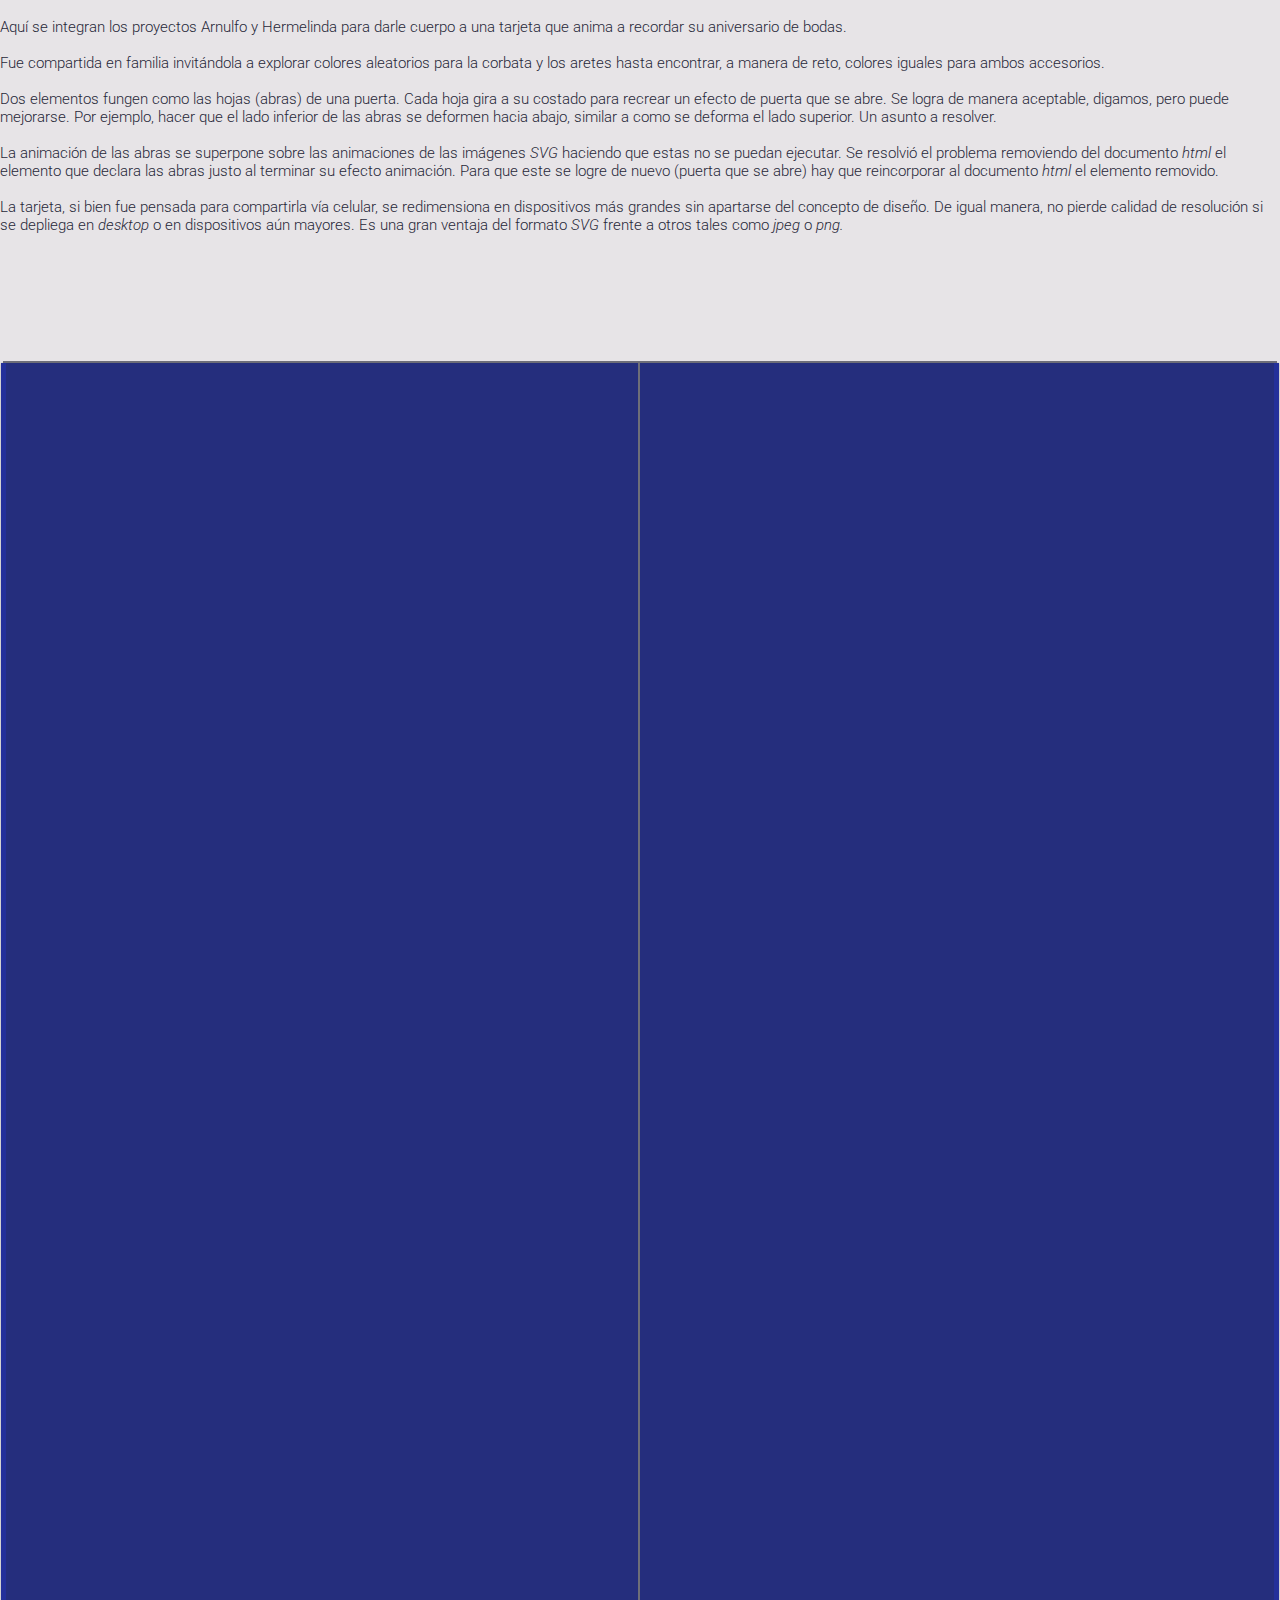
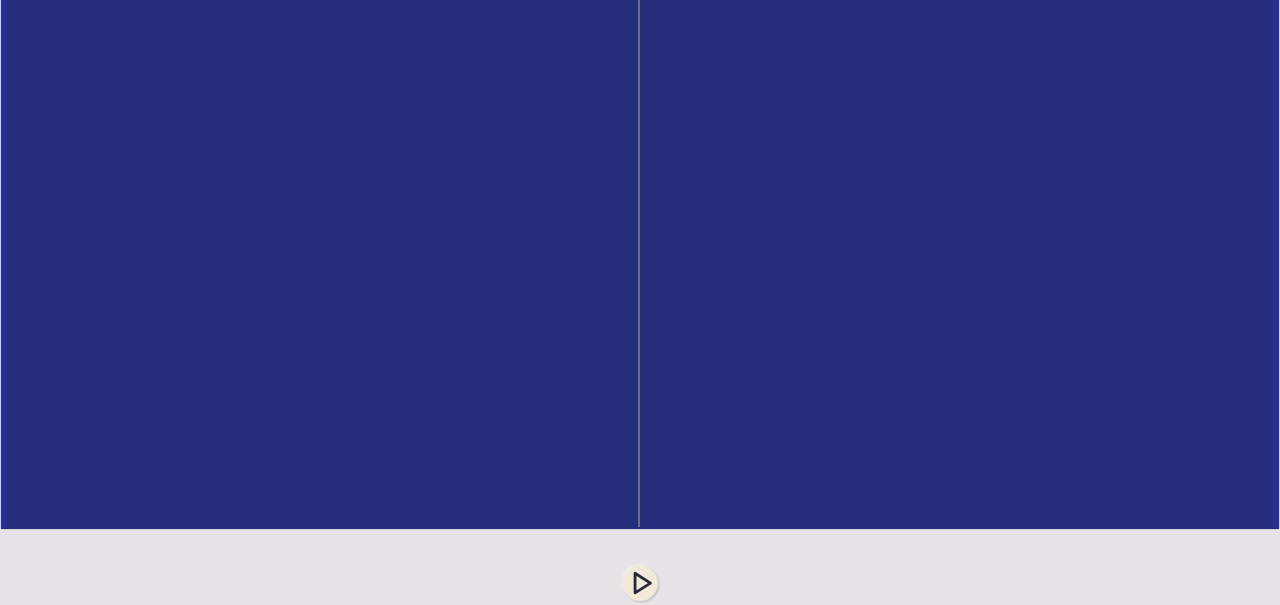
<file: chicherme2/index.html>
<!DOCTYPE html>
<html lang="en">

<head>
  <meta charset="UTF-8">
  <meta name="viewport" content="width=device-width, initial-scale=1.0">
  <meta http-equiv="X-UA-Compatible" content="ie=edge">
  <link rel="preconnect" href="https://fonts.gstatic.com" />
  <link href="https://fonts.googleapis.com/css2?family=Roboto:wght@100;300&display=swap" rel="stylesheet"/>
  <link rel="stylesheet" href="./estilos/chiche.css">
  <link rel="stylesheet" href="./estilos/herme.css">
  
  <title>Chicherme</title>
</head>


<body>


  <section class="chicherme">
    <p class="chicherme__descripcion"><br>
      Aquí se integran los proyectos Arnulfo y Hermelinda para darle cuerpo a una  tarjeta que anima a recordar su aniversario de bodas.<br> <br> Fue compartida en familia invitándola a explorar colores aleatorios para la corbata y los aretes hasta encontrar, a manera de reto,  colores iguales para ambos accesorios.
      <br><br>
      Dos elementos fungen como las hojas (abras) de una puerta. Cada hoja gira a  su costado para recrear un efecto de puerta que se abre. Se logra de manera aceptable, digamos, pero puede mejorarse. Por ejemplo, hacer  que el lado inferior de las abras se deformen hacia abajo, similar a como  se deforma el lado superior. Un asunto a resolver. <br><br>

      La animación de las abras se  superpone sobre las animaciones de las imágenes <i>SVG</i> haciendo que estas no se puedan ejecutar. Se resolvió el problema removiendo  del documento <i>html</i> el elemento que declara las abras justo al terminar su efecto animación. Para que este se logre de nuevo (puerta que se abre)  hay que reincorporar al documento <i>html</i> el elemento removido.<br><br> 
      
      La tarjeta, si bien fue pensada para compartirla vía celular, se redimensiona en dispositivos más grandes sin apartarse del concepto de diseño. De igual manera, no pierde calidad de resolución si se depliega en <i>desktop</i> o en dispositivos aún mayores. Es una gran ventaja del formato <i>SVG</i> frente a otros tales como <i>jpeg</i> o <i>png.</i><br>   

    </p>
    <div class="tarjeta" id="tarjeta">

      <div class="contenedor-chiche" id="contenedor-chiche">
        <svg class="contenedor-chiche__chiche-svg" xmlns="http://www.w3.org/2000/svg" width="100%" height="100%"
          viewBox="0 0 150 175">

          <g class="g1" id="dad1" stroke-width="1" transform="translate(0 0)">
            <path id="Trazado_670" data-name="Trazado 670" class="cl1"
              d="M810.969,307.5,826,311.2l9.625,9.925.719-2.312,1.313-4.437,1.578-6.172-6.922-2.891-6.312-.25-4.062.25Z"
              transform="translate(-784 -179)" />
            <path id="Trazado_715" data-name="Trazado 715" class="cl2"
              d="M858.625,212.719a5.668,5.668,0,0,1,1.656.656c.5.25,2,1.031,2,1.031l1.25.469,1.375.5s.844.75.938.813,1.75,1.25,1.75,1.25l1.344.969,1.063.5-.812.219h-.875l-.875-.219-1.344-.656-2.437-1.281-1.937-1.094-1.109-.828-.2-.984Z"
              transform="translate(-784 -179)" />
            <path id="Trazado_787" data-name="Trazado 787" class="cl3"
              d="M901.469,256.422l-.531-1.047-.625-.766.094-1.734-1.25-1.125-.75-.531-.312-.531-.437-.844.438-.531.75-.266a2.192,2.192,0,0,0,.625.453,8.7,8.7,0,0,1,1.188.844l.625.875.375,1.125.109.875.141.453v1.813Z"
              transform="translate(-784 -179)" />
            <rect id="Rectángulo_5" data-name="Rectángulo 5" class="cl4" width="10" height="4"
              transform="translate(70 62)" />
            <path id="Trazado_716" data-name="Trazado 716" class="cl5"
              d="M852.406,243.188l.677-.437,1.542-1.167h1.958l2.667-.146,4.172,1.516,2.7,2.109.375,1.5-2.125-.437-5.042-1.792-3.021.292-2.875-.292-.844-.271Z"
              transform="translate(-784 -179)" />
            <path id="Trazado_636" data-name="Trazado 636" class="cl6"
              d="M828.891,248.813a4.532,4.532,0,0,1,1.266-1.687,2.775,2.775,0,0,1,2.2-.625H835.5l1.813.625,1.063.875.188.438-.187.375-1.812.938-2.75.438h-3.375Z"
              transform="translate(-784 -179)" />
            <path id="Trazado_717" data-name="Trazado 717" class="cl7"
              d="M866.875,250.813l.547-.375.266-.312-.437-.75-1.312-1.187-1.187-.5-1.687-.375-1.25-.141-1.562.141-.969.375-1.016.531-1.422.938-.375.313-.281.781.656.672,2.313.2H865l1.875-.312"
              transform="translate(-784 -179)" />
            <path id="Trazado_637" data-name="Trazado 637" class="cl8"
              d="M833.906,247.844v1.3l.25,1.031h.438l.75-.062,1.531-.672.828-.391.438-.281.156-.328-.078-.375-.516-.422-.719-.516-1.016-.344-.516-.234H835l-.578.109-.266.469Z"
              transform="translate(-784 -179)" />
            <path id="Trazado_638" data-name="Trazado 638" class="cl9"
              d="M835.578,247.875l.859-.187.5.438-.125.609-.687.078-.625-.3Z" transform="translate(-784 -179)" />
            <path id="Trazado_718" data-name="Trazado 718" class="cl10"
              d="M861.875,247.7l-.656.7-.078.828v.625l.234.484.3.438.328.2h3.734l.547-.7.078-.656V248.8l-.547-.5-1.594-.594-1.375-.312-.609.109Z"
              transform="translate(-784 -179)" />
            <path id="Trazado_719" data-name="Trazado 719" class="cl9"
              d="M863.094,248.922v.578l.484.359.484-.187.281-.328-.078-.422-.328-.2-.437-.125Z"
              transform="translate(-784 -179)" />
            <path id="Trazado_742" data-name="Trazado 742" class="cl11"
              d="M865.938,250.953l.547-.156h.656l.313-.328v-.391l-.375-.625-.25-.25-.344-.266Z"
              transform="translate(-784 -179)" />
            <path id="Trazado_639" data-name="Trazado 639" class="cl12"
              d="M830,247.313l.672-.5.7-.187,1.234-.219h1.641l.109.094-.3.391-.328.891v1.344l.328.875-.875.141-.891-.078h-1.375l-.734-.062-.844-.453-.359-.672.141-.625C829.031,248.156,830,247.313,830,247.313Z"
              transform="translate(-784 -179)" />
            <path id="Trazado_640" data-name="Trazado 640" class="cl13"
              d="M839.672,277.047l2.7.531,3.594.422h3.094l3.313.188,2.328-.125,2.5-.187,2.766-.625,3.156-.312L862.25,278l-2.5.563-3.187.5h-1.937l-1.906.188h-2.875l-1.375-.187H845.25l-1.594-.375h-1.281l-2.187-.328-.594-.094L839,278l-1.391-.828-.625-.609Z"
              transform="translate(-784 -179)" />
            <path id="Trazado_641" data-name="Trazado 641" class="cl14"
              d="M836.938,277c0,.125,1.313,2.688,1.313,2.688l.813,1.531,1.313,1.656,1.906,1.609,1.594.453,3.406.156,1.906-.156,1.625-.344a8.142,8.142,0,0,0,1.313.125c.094-.062,2.188-.656,2.188-.656l1.188-.937,1.563-.844,1.625-.75,2-1,1.344-1.062.875-1.062.219-.969.156.313-1.25,2.781-.25.906-1.094,1.438-.937,1.656-1.406,1.125-1.281,1.031-1.906,1.5-2.437.781-2.375.469-3.062-.125-1.25-.156-1.937-.781-2.344-1.469-1.625-1.812-1.5-2.687L838,280.938l-.594-1.469Z"
              transform="translate(-784 -179)" />
            <path id="Trazado_642" data-name="Trazado 642" class="cl15"
              d="M862,278.125l-1.844,1.063-1.125,1.25-.937.438-.531.438-.406.5-1.062.5-.781-.187-.531.188-.437.813-.5.469-.937.281-.75-.156-.125-.359-.344-.391-.453.078-.187.422-.391.406-.719.25-.75-.25-.969.406-.781-.156-.562-.25-.687.25h-1.031l-.437-.406-.656.156h-.391l-.562-.156-.7-.594-.062-.531-.344-.781-.625-.312h-.937l-.719-.406-.375-.844-.219-.312v-.594l.219-.406.375-.469-1.625-1.062-1.187-.562.219.344.656,1.469.938,1.813.781,1.344.938,1.156,1.281,1.156.781.469,2.656.547h2.859l1.922-.234,1.016-.062,1.484-.094,1.719-.625,1.469-1,.969-.531,1.344-.781.594-.312,1.625-.625.813-.625.781-.562.469-.5.375-.531.375-.531v-.781Z"
              transform="translate(-784 -179)" />
            <path id="Trazado_678" data-name="Trazado 678" class="cl16"
              d="M848.422,286.469h0l.391-.406.75-.109,1.125-.141,1.234.141.844.109.172.063.094.188-.094.156-1.469.438H850.25l-1.25.156-.391-.156-.187-.437"
              transform="translate(-784 -179)" />
            <path id="Trazado_679" data-name="Trazado 679" class="cl17"
              d="M839.859,278.469l-.187-.234,2.172.328,1.188.188h.906l1.063.281h3.656l.719.219h3.906l.311-.084.5-.135h3.094l.62-.136.661-.145h.844l1.75-.406-1.375.688-3.031.219-.781.281h-.844l-.687-.281-1.406.5-.531.375-.312.156-.125.063-.3-.406-.391-.406h-.719l-.531.406-.375.188-.75-.875h-.937l-.844-.084-.641.365-.266.141-.078.172-.141.094-.437-.687h-.344l-.656-.219-1.094-.136h-.906l-.719.271-.656-.6Z"
              transform="translate(-784 -179)" />
            <path id="Trazado_643" data-name="Trazado 643" class="cl18"
              d="M853.906,264.625l1.094,1.5.563.938v.844l-.344,1-.375.344-.594.25-.625.438-.656.781-.531.281h-.75l-1.156-.562-.625-.5-.844-.437-.875.219-1.625.719-.875.281-.875.656-1.062.75h-1.812l-.875-.906-.375-1.281-.781-.687-1-.781L837,267.5l-.531-1.375.688-1.031,1.25-.469,1.5-1.042.781-1.167.719-2.073.781-1.781.438-1.375h.125l.156-2.625.844-3.156v-3.062"
              transform="translate(-784 -179)" />
            <path id="Trazado_680" data-name="Trazado 680" class="cl19"
              d="M844.906,271.375l.813-.531,1-.312.938-.469.844-.281.75-.219.406.219.469.563-.875.313-.75.188-.687.25-.656.281-1.437.375-.812.125h-.5Z"
              transform="translate(-784 -179)" />
            <path id="Trazado_720" data-name="Trazado 720" class="cl19"
              d="M853.078,270.859h0l.344-.687.375-.594,1.094-.344.094.344-.359.375-.516.406-.516.3-.406.266"
              transform="translate(-784 -179)" />
            <path id="Trazado_644" data-name="Trazado 644" class="cl20"
              d="M837.625,267.859l.25,1.188.953,1.078.813.547.859.594.547.484.422.141-.312-.547-.344-.75-.078-.594-.625-.547-.469-.328-.578-.578-.547-.3Z"
              transform="translate(-784 -179)" />
            <path id="Trazado_645" data-name="Trazado 645" class="cl21"
              d="M842.5,249.844l-.5,1.823-.667,2.75-.5,2.667-.583,1.667-1.083,2.833-1.651,2.833h.318l.4-.151.3-.062.635-.286,1.083-1.167,1.344-2.359.406-1.224.917-2.083V255l.667-2.333v-3.5l-.667-1.833-.417.833Z"
              transform="translate(-784 -179)" />
            <path id="Trazado_721" data-name="Trazado 721" class="cl22"
              d="M861.063,270.078l1.063.2L866,272.969l1.031,2.094.781,2.188-.781,3.656-2.094,3.969-4.562,4.188,2.25-2.812,1.75-2.562,1.125-3.937.5-2.875L864.938,274,864,272.75l-1.375-1.312Z"
              transform="translate(-784 -179)" />
            <path id="Trazado_646" data-name="Trazado 646" class="cl23"
              d="M874.25,270.922l-.875,5.453-2.687,6L867.875,287l-3,5.563-4.125,4.75-2.562,2.063-3.5,1.875-3.812,1-2.312.5H844.25l-3.75-1-2.5-2.375L835.313,296l-2.187-3.437-2.062-4.062-1.125-3.187-1.812-5.562-.937-5.375V272"
              transform="translate(-784 -179)" />
            <path id="Trazado_681" data-name="Trazado 681" class="cl24"
              d="M876.063,267.859l-.312,6.891-1.812,5.938-1.875,3.75-1.937,3.5-2.187,3.313-2.312,3.188-1.687,2.25-2.219,2.5-2.5,1.953-3.109,1.844-2.844,1.141-2.641.5-2.406.359L846,304.625l-2.781-.531-2.531-1.562-.187-.687,3.063.844h5.75l3.078-.687L855,300.938l3.438-1.75h0l3.172-2.828,1.953-2.234,1.563-2.062,1.563-2.875,1.25-2.312,2.188-3.375,1-2.125L872.313,279l1.063-2.437.563-2.875.438-2.25.563-3.187.719-4.266Z"
              transform="translate(-784 -179)" />
            <path id="Trazado_722" data-name="Trazado 722" class="cl25"
              d="M850.531,306l3.552-.417,2.833-.583,2.833-1-2.083,3.083-1.917-.583-1.167,1.5-.917-.917Z"
              transform="translate(-784 -179)" />
            <path id="Trazado_647" data-name="Trazado 647" class="cl26"
              d="M840,263.167l.609,1.49v1.484l1.641.443v1l-1.167.5-.661.583H840l-.984-.37-1.849-.714-.417-1.333.188-.625,1.281-1.25"
              transform="translate(-784 -179)" />
            <path id="Trazado_682" data-name="Trazado 682" class="cl27"
              d="M845.531,248.594v2.99l-.406,1.245-.292,1.505-.5,2.417-.5,1.667-.5,2.25-1.167,1.667-1.151.573-.432,1.422-.3-.641-.219-.516.521-.839.75-1.333.542-1.125v-.406l.292-.812.646-1.437.25-1.266v-.891l.594-2.031.109-1.547v-2.047l-.187-.844-.516-1.125v-.781l.271-.854,1,1.323Z"
              transform="translate(-784 -179)" />
            <path id="Trazado_683" data-name="Trazado 683" class="cl28"
              d="M875.953,269.484,876.5,275l.25,2.438-.25,3.063-.437,2.063-.484,1.578-1.391,3.609-1.687,2.813-.687,2.063-2.125,2.813-.437.813L868.188,298l-1.312,1.75.938-.687,3.563-3.937,3.25-4.562,2.875-4,2.875-5.062,1.375-2.656,1.5-2.031-.5,3.375-.437,2.375.438,4-1.25,3.313-4,4.938-3.625,3.563L871,300.563l-4.437,3.125-5.187,3.156-3.687,2.031-2.375,1.438-2.5,1.375-2.937-.312-2-1.625-2.312-1.437-1.344-.875L841.656,305l-.469-1.312-.312-1.062,2.625,1.438,3.125.625,2.109.078,3.047-.453,3.031-.937,3.625-1.75,2.313-1.656,1.344-1.187.766-.625.984-1.156,1.406-1.875,1.625-2.375,3.406-5.187,1.344-2.312,1.063-2.094.438-1.281.75-1.219.313-1.219,1.047-3.187.375-1.625Z"
              transform="translate(-784 -179)" />
            <path id="Trazado_749" data-name="Trazado 749" class="cl29"
              d="M886.813,270.922v3.953L885.75,278l-.312,3.438-.312,1.875-.5,2.75L884,287.625l-1.375,1.75-1.125.688,1.125-3.5v-1.75l-.219-2.25.219-1.125.375-2.375v-1.5l.313-1,1.078-2.219,1.047-2.094,1.375-2.25Z"
              transform="translate(-784 -179)" />
            <path id="Trazado_648" data-name="Trazado 648" class="cl30"
              d="M837.281,281.3l-.656,1.578-.312,1.563v.609l-.187.594,1.047,1.547.453,1.109,1.172.25,1.141,1.141h1.031V288.3l.719-1.281-.312-.406-.75-1.047-.687-.75-.687-1-.531-.937-.531-1.5-.562-1Z"
              transform="translate(-784 -179)" />
            <path id="Trazado_649" data-name="Trazado 649" class="cl31"
              d="M832.75,272.083l-.417,1.5-.24,1.083.125.411.281.109,1.167.594.786.781.88.521h.833l.661.307.516-.531,1.24-.693.182-1.37.4-.714,1.25-.5v-.75l1.333-.75-1.333-.667-1.833-1.5-1-.917-1.036.7-1.214,1.016-1.38-.8-.609.068Z"
              transform="translate(-784 -179)" />
            <path id="Trazado_746" data-name="Trazado 746" class="cl32"
              d="M869.688,255.563l-.312,1.688,1.063.583,2.25,1.6,2.563,2.891.609,2.438.141,2.068v3.75l.656,4.135.8-3.047v-3.125l.214-4.3-.214-2.167-.12-1.5v-2.75L876,256.917l-.583-1.583-1.5-.417-.354-.573-1.812-.094-.844.25,1.344,1.563h-.969Z"
              transform="translate(-784 -179)" />
            <path id="Trazado_684" data-name="Trazado 684" class="cl28"
              d="M848.344,251.125v3.625L846.5,258l-.219,4.25v1.969l-.187,1.656.406.625,1.844.281,1.531-.594,1.688.875,1.688.844.688-.844-.437-1.187L852.625,264v-2l.875-1.75-.875-1.75-2-2-.969-1.375-.469-2.25-.844-1.75"
              transform="translate(-784 -179)" />
            <path id="Trazado_723" data-name="Trazado 723" class="cl33"
              d="M852.429,249.344v3.085l1.714,1.429,2,.857L858,256.143l1.571,2,2.857-.714,2.228-1.007.828.453-1.578,1.844-1.478.424-2.857-.424L858,258.143l-3.857-2-2.476-.476L851.25,254l-.25-1.437.328-1.359.922-1.859"
              transform="translate(-784 -179)" />
            <path id="Trazado_724" data-name="Trazado 724" class="cl34"
              d="M869.063,257.125l5.223,3.625,1.339,2.5-.482,4.036-.857,4.571-.661,2.705L873.359,276l-1.672,3.813-1.75,3.616h-1.509l-.163-3.085-.453-3.656-.875-2.125-1.062-1.625L862,270.156l-3.857-2.871-1.018-2.1.736-.654-.093-.911-.2-1.908h0l.571-1.714,2.429-1h2s1.8-1.821,2.225-1.25l1.578-.7,1.125-.234Z"
              transform="translate(-784 -179)" />
            <path id="Trazado_725" data-name="Trazado 725" class="cl35"
              d="M863.719,261.286,862,264l1,3h2.429l1.714-1.714L868.429,264v-3.429l-1.286-1.143h-1.714Z"
              transform="translate(-784 -179)" />
            <path id="Trazado_726" data-name="Trazado 726" class="cl36"
              d="M852.083,273.042l1.25-.708,2.083-.667.911-.354,1.339-.146.667-1.417.333-1.333a15.42,15.42,0,0,1,1.667.5,13.2,13.2,0,0,1,1.417,1.167h0l1.125,1.583,1.958,2.25,1.042,3-.375,1.917-.667,3.083-.583,1.9-1.083,1.688-1.323,1.594-1.51.573L859.75,287h-1.083l-1.333-.417,2.417-1.833,2-3.25.667-2.083.75-.917v-1.583l-3.417.333-1.417.333h-1.75V276.25l-.75-1.25-1.417-1.083Z"
              transform="translate(-784 -179)" />
            <path id="Trazado_650" data-name="Trazado 650" class="cl37"
              d="M845.667,271.891l.615-.141.063.844L845.813,274l1.188.833.859.292.453.641.063.469-.844.625h-.969l-1.4.891-3.417-.417-2.187-.474-1.312-.526.583-1.5.5-.833.917-.667.417-.667,1.083-.526h1.984l.6-.25h1.333"
              transform="translate(-784 -179)" />
            <path id="Trazado_651" data-name="Trazado 651" class="cl38"
              d="M831.063,279.813l2.688,5.938,1.422.672,1.016-.672,1.5,2.563,1.188.25.813,1.125H841v-1.375l.8-1.187,4.2,2.063.156,2.563L845.063,295l-2.375,1.5-.844,1.781L842,300.25l-1.469,1.531-.844-.312L838,300.25,834.875,295l-1.125-1.609-1-1.891-2.812-5.75a40.687,40.687,0,0,1-2.187-7.375c.013.078-.462-2.718-.5-2.937a15.906,15.906,0,0,1-.437-4.062l2.25,2.313,1.5,2.063Z"
              transform="translate(-784 -179)" />
            <path id="Trazado_652" data-name="Trazado 652" class="cl39"
              d="M828,276.313l1.375,5.25.813,1.063-.375-3.437-1.812-4.5Z" transform="translate(-784 -179)" />
            <path id="Trazado_653" data-name="Trazado 653" class="cl40"
              d="M825.156,254.266l.281,5.8.25,3.063.25,2.563.375,3.063.313,3,2.25,1.656s.438,1.344.625.594a4.925,4.925,0,0,0,0-1.75l-1-1.125-.875-2.375.313-1.125V266.25l-.625-2.562v-3.625l.313-1.312-.812-1.437Z"
              transform="translate(-784 -179)" />
            <path id="Trazado_654" data-name="Trazado 654" class="cl41"
              d="M840.938,252.984l-.5,1.578-.734,2.094-.2,1.844v.813l-.969,1.8-.141,1.563.734-1.359,1.313-2.812.375-1.25.313-2.062.344-1.562.25-1.422Z"
              transform="translate(-784 -179)" />
            <path id="Trazado_685" data-name="Trazado 685" class="cl42"
              d="M842.141,268.417l.547,1.708h1.875l.563-1.708.688-.729v-.719l.391-.734,1.172.5,1.25.078.891-.406h.547l.625.406,1.375.375.8.5h.7l.172-.25.078-.937-.75-2.031h.5l.859,1.141.656.891.547,1.188-.375,1.063-.75.688h-.687l-.578.906-.484.328-.687.266-1.125-.375-.875-.75-1-.375-1.125.375-1.2.406-1.5.625L843.953,272h-1.812l-.766-.375L841,270.484l-.406-.781-.344-.406-1.187-.953.859.406h.531l.922-1.062,1.125-1.016,1.828.2-1.641.672Z"
              transform="translate(-784 -179)" />
            <path id="Trazado_727" data-name="Trazado 727" class="cl43"
              d="M852.083,293.25l2,.333L857.167,295v1.583l-.651,1.573-1.849.51L853.25,298l-1.167-1.417-1.417-1V293.25Z"
              transform="translate(-784 -179)" />
            <path id="Trazado_686" data-name="Trazado 686" class="cl43"
              d="M848.313,294.75l.688,2.333,1.333.667.917.833,1.906.5.438-.833,1.74.333,1.917,1.083-1.583.917-3.26,1.292-2.234.625-1.172.083-2,.2h-3.417l-2.083-.656-.906-.25.906-1.292.417-.5V297.75l.667-.667,1.4,1.885,1.266-.385,1-.833.75-.667v-1.417l.5-2.417Z"
              transform="translate(-784 -179)" />
            <path id="Trazado_687" data-name="Trazado 687" class="cl44"
              d="M849.5,295.406l-.375.969v.75l.594.906.938.625,1.281.438h.813l.641-.25.172-.812-.734-.672-.406-.281-.484-.516-.75-.562-.687-.375Z"
              transform="translate(-784 -179)" />
            <path id="Trazado_655" data-name="Trazado 655" class="cl45"
              d="M829.484,274.063l.984,1.609.375,1.625.156,1.578.25,1.313.922,1.906.641,1.094L833.5,285l.438.938.625.375h.75l.563-.375.313-.625v-1.25l-.312-.312v-1.125l-.562-.625-.75-.625-1.062-1.75-.687-1.562-.437-1.75-.312-1.7L831,273.938l-1.406-.094"
              transform="translate(-784 -179)" />
            <path id="Trazado_656" data-name="Trazado 656" class="cl46"
              d="M832.333,275.208l.354,2.292.563,1.813.938,1.688,1.438,1.125L836,283v1.25l.328-.328.172-.422.438-1.375L837.25,281l.344-.687-.344-.75-.156-.937-.156-1.125a3.148,3.148,0,0,0-.937-.312,8.285,8.285,0,0,1-1.5-.5l-.812-.875Z"
              transform="translate(-784 -179)" />
            <path id="Trazado_688" data-name="Trazado 688" class="cl47"
              d="M847.336,249.844l-.2,2.578-.094,1.594-.641,2.641.125,1.078,1.29-1.841.413-1.347-.093-2.836.093-.523Z"
              transform="translate(-783.984 -179)" />
            <path id="Trazado_657" data-name="Trazado 657" class="cl27"
              d="M842,246.313,839.5,251l-1.917,2.417v1.833L837,257l-.156,1.859v1.266l.516,2.078-.359,2.63,1.333-1.75v-2l1.167-1.333v-2.333l.5-2.167.75-1.833.583-.75L842.25,251l.859-4.859-.2-.7L842.25,245"
              transform="translate(-784 -179)" />
            <path id="Trazado_658" data-name="Trazado 658" class="cl48"
              d="M836.375,264.833l-.312,1.2-.781.609-.656.266-.625-.484-.531-.2-1.062.563-.844.391-.187.672-.156.672.641,1.234.7.594.25.094.188-.094.25-.406.75-.109.625.516.875.281.375-.469.656-.562.844-.344.422-.219-.078-.594V268l-.219-.156h-.125l-.469-.562-.187-1.062v-.594l.5-.437.656-.5.281-.281-.437.125h-.344l-.266.3h-.2l.094-.427.219-.891Z"
              transform="translate(-784 -179)" />
            <path id="Trazado_689" data-name="Trazado 689" class="cl33"
              d="M846.188,289.188l1.438.313h2l2.156-.156.75-.234.938-.2,1.344-.531.688-.344.469-.375.656-.406.563-.531.875.219.656.125h.844l.5.594h.125l.719-.156.688-.25-.375.563-.625.813-.25.281.875-.531.688-.562.844-.75.719-.812.875-.656.938-1.281.438-.969.719-1.437.281-.812.344-.937.25-1.094.531-1.75.438,2.844.281,3.016,1.25.391-.375.75-2.125,3.5-1.031,2.125-1,1.469-.719,1.406-1.969,2.156-1.391,1.578-1.578,1.422-1.266,1.078-.844.5-1.047-.3-.969-.719,1.125-.344.344-1,.219-.562v-1.656l-.719-.375L855,293.938l-.656-.312-.594-.25-1.094-.187h-1.812s-.281-.187-.344,0a4.287,4.287,0,0,0,0,.906V295.5h-.875l-.281.375-.312.75-.156-.625-.312-.719-.344-.937-.281-.719-.312-.437-.437.75-.156.656v1.656l-.187.938-.406.688-1.062.438-1.094.469h-.719l-.687-.75L842.531,297l.563-1,.938-.312,1.156-.719.188-1.594.813-1.406v-2.937"
              transform="translate(-784 -179)" />
            <path id="Trazado_690" data-name="Trazado 690" class="cl49"
              d="M854.859,256.625l2.578,1.188,1.625.688,1.25.453-1.25,1.234-1.25.563-.375,1.125.188,1.344.188,1.109-.687.672.313,1.156.375.906.492.59,1.633.941-1.344-.281-.289,1.375-.492.75-.375.813h-1.125l-1.625.5-.812.438-1.016.375-1.016.453.906.422,1.578.5.359.313.688.5.938,1,.141.719.063,1.2,1.3.078-3.937.25h-3.8l-1.656-.094-.984-.094-.625.188H846l-.594-.187.594-.625,1.125-.437,1.375-.5v-.5l-1.062-.687-.734-.672-.7-.453.422-1.437-.109-.75.609-.266.828-.234.75-.375,1.563-.437h.375l1.125.438.8.3.641-.3.234.172.641-.312.813-.609.3-.437.078-.562.563-.922-.078-1.141-.391-.969-.734-1-.547-.5-.25-.266h-.687l-.266-.641.078-1.437.266-.734.3-.594.313-.609-.156-.469-.609-1.094h.7l.5-.344.25-.594.377-.562Z"
              transform="translate(-784 -179)" />
            <path id="Trazado_659" data-name="Trazado 659" class="cl50"
              d="M836.438,252.688l-1.828.172-.359-.172-1.107-.375-1.33-1.17-.1-.846h-1.792l-1.636.846L827,250.429l-1.857.446v3.563l1.748,2.719.109,6.219.422,1.5v1.344l.125,1.625.739,2.442,1.214-2.161.75-4.75.607-4.518v-2.714l.857-2.018,3.473-.312,2.375-1.125"
              transform="translate(-784 -179)" />
            <path id="Trazado_660" data-name="Trazado 660" class="cl51"
              d="M830.188,266.766l-.531.656-.125.8-.328.563-.375.813-.531.953.313.609.438.516.609.578a2.649,2.649,0,0,0,0,.5c.031.063,0,1.156,0,1.156h1.188l.422.094.5.359.375.266s.063-.25.063-.266v-.453l.063-.391.172-.359.156-.531.156-.672v-1.047l.063-.25.156-.109-.219-.094-.312-.109-.3-.328-.375-.422-.406-.812-.094-.187v-.375l.188-.906.078-.172-.078-.312-.453-.156Z"
              transform="translate(-784 -179)" />
            <path id="Trazado_661" data-name="Trazado 661" class="cl52"
              d="M831.781,254.234l-.344.828L831,255.8l-.078.641v2.234l-.125.875-.078.922-.078.922-.172.531-.156.828-.078.641-.094.844L830,265.313a9.788,9.788,0,0,1-.156,1.031,7.4,7.4,0,0,0-.141.891l.219-.187.391-.266.484-.156.578.156.2.344s.453-.219.516-.266.453-.234.453-.234l.531-.281.391-.172.422.172.578.438.281.188.25-.187.188-.094.281-.062.266-.281.281-.437.172-.437.063-.547.094-.234.313-.359.219-.266.078-.2.328-.641.078-.625.141-.516-.375-1.094-.172-.609-.078-.375v-2.734l.078-.437.547-1.609v-1.609l.094-.406.375-.484H837.5l-.625.391-.734.344-.891.438h-1.219l-1.2.094Z"
              transform="translate(-784 -179)" />

          </g>

          <g class="g2" id="dad2" stroke-width="1" transform="translate(0 0)">

            <path id="Trazado_662" data-name="Trazado 662" class="cl53"
              d="M831.844,251.016l-.156-.312s1.109.078,1.172.078,1.359-.078,1.359-.078h1.359l2.859,1.078-.484.891h-1.312l-.625.063-.875.078h-.469l-.266-.078-.266-.2-.7-.234-.344-.156-.234-.234-.25-.219-.437-.344Z"
              transform="translate(-784 -179)" />
            <path id="Trazado_663" data-name="Trazado 663" class="cl54"
              d="M837.125,210.875H836l-.406.859-.719.641-3.125,3-2.187,3.344-2.109,2.391-1.047,3.328-.687,6.625v8.375l-.312,3.313-.281,2.781v5.219l1.813-.375-.281-2.312.875-.594v-.844l.719-.562.531-.969,1.25-.812,1.188-.8-.125-.359v-.516l.5-1.2.906-.531,2.219-.625a34.734,34.734,0,0,1-3.625-1.062,2.743,2.743,0,0,1-1.812-1.969v-1.781l3.641-5.219,1.469-3.719,2.75-2.781-.016-6.344,2-3.375-.875-2.844Z"
              transform="translate(-784 -179)" />
            <path id="Trazado_691" data-name="Trazado 691" class="cl55"
              d="M841.75,243.219a2.422,2.422,0,0,1-.437-1.359,5.965,5.965,0,0,1,.516-1.672l.719-.906.516-.094.422.344.766,1.094.875,1.422.328-.187.172-1.234v-3.5L845,234.344v-.719l.453.2L847,235l.875,2.5.25,1.125-.25,1.25,1.063-1.062-.109-1.922.344-.891.969-1,.109,1.5-.25,1.875.25,1.5,1.938.75,3.438-1.25h2.5l2.078,1.25L863.688,243l-4.437-1.687-4.625.313-2.266,1.453-.7.063L851,243l-1-1.375-1.734.156L847,243.219v2l-.594-.094-.781-.625h-1.062v2.156l-.312.188-.25-.328-.812-.469-.641-1.422Z"
              transform="translate(-784 -179)" />
            <path id="Trazado_692" data-name="Trazado 692" class="cl56"
              d="M844.406,258.563l-.2,2.172-.625,1.594-.391,1.859v1.2l.391.89-.094.438-1.062-.094-1.141-.266-.594-.266v-1.906l.109-.672.25-.578,1.125-.484.547-.781.641-.937.391-1.609.656-2.687Z"
              transform="translate(-784 -179)" />
            <path id="Trazado_693" data-name="Trazado 693" class="cl57"
              d="M845.406,251.586l-.266,1.336-.172,1.453-.531,2.281-.125,2.781-.187,1.75-.562,1.438-.234.891-.109.688v1.078l.266,1.344.2.109.5.188-.475.307-.838.333-.406.422-.3.391.3.953.328.672.766.094.906-.094.656-1.625.547-.687.078-.766.375-.672V264.5l.156-2.719.094-3.266.063-.578-.062-1.125.438-2.125L847.25,253v-2.25l.156-1-.094-1.937-1.75.828-.156,1.547Z"
              transform="translate(-784 -179)" />
            <path id="Trazado_664" data-name="Trazado 664" class="cl58"
              d="M829.828,250.328l-.8.391-.625.25-.187.125-.469-.125-.75-.641-.266-2.172.531-.891.234-.7.719-.562.625-.922,1.094-.75.438-.187s.719-.641.875-.578a20.519,20.519,0,0,0,2.094-.5,8.92,8.92,0,0,0,1.563-.094,2.526,2.526,0,0,1,.969,0c.125.031,1.25.594,1.25.594s.938.375,1.031.375a4.2,4.2,0,0,1,.813.594c0,.031.969.75.969.75l.688.313.813.406.313.281v1.313l-2.344,3.375-.312.281-.125-.156-1-.375h-.844l-.531-.29h-.516l.609-.194,1.281-.141.406-.375.125-.562.141-.484.141-.516v-.406l-.406-.375-.406-.344-.719-.344-.875-.406L835.5,246h-3.875l-.781.281-.906.406-.5.344-.406.344-.344.375-.281.719v.5l.281.75.547.3Z"
              transform="translate(-784 -179)" />
            <path id="Trazado_694" data-name="Trazado 694" class="cl59"
              d="M843.583,267.438c.01.25.042,1.281.385,1.219a2.892,2.892,0,0,0,.875-.469v-1.281h-.469l-.406.281-.385.25"
              transform="translate(-784 -179)" />
            <path id="Trazado_728" data-name="Trazado 728" class="cl60"
              d="M861.141,251.188h3.922l1.078-.2.922-.094.359-.281.266-.375v-.3l-.266-.422-.2-.281-.5-.437-.2-.266-.375-.281-.531-.234-.625-.187-1.312-.359-.8-.187h-2.141l-1.047.188-.906.359,1.141-.781,1.328-.094h2.063l.563.188a6.944,6.944,0,0,1,.891.141c.047.047.938.438.938.438l.594.391.594.344.719.641.469.484.3.719.078.594-.078.406-.687.141-.969-.141-1.109.141-4.2-.141Z"
              transform="translate(-784 -179)" />
            <path id="Trazado_665" data-name="Trazado 665" class="cl61"
              d="M838.219,211.063l-.469.813,1.188,1.813-.719,1.938-1.094,1.75v6.375l-1.5,1.313L834.5,226.25l-.562,1.25-.437,1.063-.562,1.375-.562.938-1.562,1.75L830,233.813l-.625.938-.109,1.8.109,1.266,1.172,1.359,2.391.641,1.563.313,1.688.313,2.375.5s1.313.5,1.313.75,1,1.25,1,1.25l.5.438.844,1.5.594.531-1.437-3.719.438-1.562.563-.75-1-.75-.812-.437-.437-1v-1.75l.75-1.625.5-2.937v-2l.609-2.5.391-.812.625-2.875v-2.25l.813-1.812,1.313-1.531.906-1.141.109-2.406.875-1.609-.7-1.25-1.719-.406-.781-.172-1.75-.172h-1.937Z"
              transform="translate(-784 -179)" />
            <path id="Trazado_695" data-name="Trazado 695" class="cl62"
              d="M847.25,211.75h2.25l2.5-.312s1.688.5,1.938.625,4.125.563,4.125.563l1.313.438.875.781.438,1.219.969.875,2.031.938-1.75,2.313-.687,2.688-2.625,1.188-2.768,1.563L854.5,226.5l-1.062,2.875-.75,1.938L852,233l-.687,1-.625,1.375-.5.375V235l-.937.906-.406.906L848,234.625v-1.25l.5-1.25-.875-2.75L848,227.5l.281-1.266.219-.8-.875-.812.078,1.328-.766,1.922L846.375,230l.563,2.125-.562.875.563,2-1.562-1-.375.625.188.75h-.875l-.562-2-.812,1.25v2.125l.875,3.188-.875-.812-.484.25-1.109-.719-.75-.422L840,236.5l.313-1.578.375-1.547.688-2.062v-1.937l.25-1.875.313-1,.438-1.062.563-2v-3.312l.813-1.375.563-.875,1.063-1.125.625-.812v-1.562l.375-1.75.563-.562"
              transform="translate(-784 -179)" />
            <path id="Trazado_696" data-name="Trazado 696" class="cl63"
              d="M843.167,234.313s-.354.531-.26.688a2.889,2.889,0,0,1,0,.906l.125,1.188.344,1.344.438,1.313.156.438.406.656s.406.719.438.813.438.375.438.375l.25-.375.125-.984v-3l-.125-.766v-.469l-.25-.531v-.437h-.875l-.266-.719-.141-.625-.156-.656-.437.25"
              transform="translate(-784 -179)" />
            <path id="Trazado_697" data-name="Trazado 697" class="cl64"
              d="M847.688,225.094v.891l-.125.25-.25.547-.219.875-.187.656-.219.656-.25.688v.469l.172.547a3.618,3.618,0,0,0,.078.7c.063.156.219.719.219.719l-.219.375-.25.438.25.813.141.719.141.359.125.391.3.781.3.938.281.781v2l.313-.141.125-.266.516-.453V237.8l-.141-1.234-.219-.687-.594-1.281v-1.437l.438-.875v-.531l-.437-1.156-.281-.781-.125-.422.125-.422.281-.969v-.625l.125-.594.125-.687.188-.625-.187-.375-.531-.344Z"
              transform="translate(-784 -179)" />
            <path id="Trazado_747" data-name="Trazado 747" class="cl65"
              d="M872,220.938v2.634l1.857,3.714.571,5-.571,3L872,238.857l-.714,2.286-1.143,2.286.388,2.143,2.094,2,1.8,1.429.29,1.125-.29,1.018-.4.92-.656,1,.482,1.771,1.58.573.688,1.469,1.161.844-.114-2.8.114-1.493.871-2.132.7-.154-1.571-3.571-.129-1.728.844-1.031v-1.219l-.375-.937-.719-4.375.379-3.781.464-1.75-.125-2.031,1.232-1.29,1.143-1h0l-1.143-3.179.518-2,1.938-1.375-3.687-1.437L873.25,220"
              transform="translate(-784 -179)" />
            <path id="Trazado_729" data-name="Trazado 729" class="cl66"
              d="M873.677,251.438l-.208,1.344.578-.672.62-1.526v-.536l-.245-1.031-.745-.849-.646-.833-.594-.458-1.687-1.208L870.333,244l.573-1.984.844-2.349,1-2,.927-1.917.99-3-.333-2.25-.458-3.219-.969-1.875-.984-4.078-.453.438-.562-.437-.781-2.422-.781.125H867.5l-1.062-.562-1.1-.635-1.708-.8-.958.8,1.167,1.417,1.5,2,2.167,1.5,1.333,1.25.75,1.917v2.167l.75,1.083.682,1.443-.109,2.141-.156,1.333-.859,1.667-1.474,1.917-.12,1.786.536,1.464.323,1.271-.323,1.4,1.026,3.385.474.594,1.417.6.583,1.333Z"
              transform="translate(-784 -179)" />
            <path id="Trazado_730" data-name="Trazado 730" class="cl67"
              d="M870.281,247.563h-1.469l-2.281-.875-.281-1.6L863.417,243v-4.25l.9-3.641.813-3.359-.292-2.5.292-3.359v-1.344l-1.708-1.214-2.083-1.583.5-2.25-.5-1.417h1.495l1.313,1.667,1.109,1.469,2,1.313,1.417,1.135.917,2v1.25l.56,1.75.774,1.833.667,1.167-.667,1.833-.333,1.417-.44.583-.737,1.188-1.073,1.146v1.833l.885,1.521v1l-.406,1.625,1.083,3.207Z"
              transform="translate(-784 -179)" />
            <path id="Trazado_731" data-name="Trazado 731" class="cl68"
              d="M852.406,232.219v-2.031l.844-1.375.438-1,.5-.875.688-1.5.375-1.016.75-.359,1.063-.375L859,223l.938-.5,1-.437.516-.234,1.047.672,1.313,1.188,1.313.875v8.813l-.875,1.688v1.313l-.437,1.188-.312,1.25v3.938l-1.437-.937-1.125-.75L859,239.813l-.875-.437H856l-1.812.438-1.25.625-.859.188-1.812-.75-.2-1.062v-1.25l.2-1.766.328-.234.344-.578.313-.766.438-.844Z"
              transform="translate(-784 -179)" />
            <path id="Trazado_744" data-name="Trazado 744" class="cl68"
              d="M869.063,248.25l.469,2.141-1.016.281-.078.469-.156,1.25-.484.266.281,1.469-.641.688-.2,1.281.7.781,1.438.453.25-1.766,1.563.406H872l-.531-.641-.719-.828.875-.375,2.078.266-.234-1.359.156-.969v-.578s-.562-.953-.75-1.172S872,249,872,249l-.3-.828-.766-.234-.516-.312-1.359-.062Z"
              transform="translate(-784 -179)" />
            <path id="Trazado_732" data-name="Trazado 732" class="cl69"
              d="M857.656,244.578l1.2.5,1.125.766.3,1.109h2.469l1.313.234,1.219.266.953.531,1.3.922.375.5.375.578v.516l-.156.563-.594.359h-.641l-.156.391s.078-.141.422.5.75.25.75.25l.375-.25.094-.969.078-.7,1.063-.312-.281-1-.172-.984-.094-.437.094-.312-.391-.141-1.781-.609-.516-.234-1.094-.187-1.219-.266-1.25-.5-1.172-.375-.469-.2-.812-.25-.625-.25-.359-.109H858.3Z"
              transform="translate(-784 -179)" />
            <path id="Trazado_733" data-name="Trazado 733" class="cl70"
              d="M859.844,251.656l-.437.75.188.656,1.156.438,1.109.109,2.047-.109.813-.437.438-.656-.281-.484-.969-.547H860.75Z"
              transform="translate(-784 -179)" />
            <path id="Trazado_734" data-name="Trazado 734" class="cl71"
              d="M859.531,245.583l-.687-.458-1-.391-.312-.141-1.031.141-1.469-.141-.953-.094-.8-.156-.656.25-.25.531-.312,1.375v1.406l.563.781-.25.563.156.672v2.484s.688.594.75.688,1.219.813,1.219.813,1,.5,1.094.531,1.094.625,1.094.625l1.063.781.594.531.5.656.813,1.047.828-.2,1.719-.391,1.3-.578,1.125-.531a3.05,3.05,0,0,0,.531.219c.094,0,.406.313.406.313l-.25.25-.312.438,1.656-.437,1.281-.375-.625-.75.063-1.2.719-.8-.281-1.406h-.281l-.594-.656-.25-.219.25-.344h-2.844l.531.344.375.219.156.438-.156.219-.219.469-.5.281-.781.188h-2.578l-1.266-.469-.25-.469v-.375l.25-.281.156-.219.563-.344.953.125-1.8-.312-1.125-.078-1.094-.109h-.5l-.516-.562-.156-.219.234-.812.438-.547.781-.609.75-.484.672-.3.8-.312.375-.219V246.5l-.219-.562-.312-.354"
              transform="translate(-784 -179)" />
            <path id="Trazado_698" data-name="Trazado 698" class="cl72"
              d="M848.25,241.781l-.625.75-.562.563v2.094h-.625l-.562-.562-.656-.156h-.687v2.188l-.281.25.281.656.344.438.625.531.375.156,1.406-.969.188,2.094.766,1.125.516.906.594,1.063.063.594.156.469.156.859.156.516.625.813,1.063,1.156.969.938.281.469h.344a5.206,5.206,0,0,1,.594-.156c.094,0,.438-.312.438-.312v-.437l.344-.5.313-.5v-.344l-.656-.187-.625-.125-.75-.312h-.781l-.469-.187-.219-.719-.219-.969v-1.062l-.156-.281.156-.781.438-.812.469-1.219.5-.875v-.406l-.5-.969v-.906l.188-1.062.125-.406.188-.562.281-.156.344-.156-.625-.281-.187-.469v-.469h-1.219l-.5-.562-.344-.437-.3-.406-.641-.062Z"
              transform="translate(-784 -179)" />
            <path id="Trazado_748" data-name="Trazado 748" class="cl73"
              d="M871.984,216.429l-1.841,2.143a8.936,8.936,0,0,0,0,2c.143.571,1.429,1.143,1.429,1.143l.857-1.143,1.821-.259,3.321.259,2,1.143H883l1-1.143.714-.857L883,218.571h-2.571l-.857-1.143h-1.143l-2-1-2.571-.163Z"
              transform="translate(-784 -179)" />
            <path id="Trazado_750" data-name="Trazado 750" class="cl74"
              d="M877.667,234l1,4.667,1.25,2.917L880.75,245l-.417,2.833,1.083,2.5.917,3.333v2.25L879.917,253l-1.182-2.25-1.068-2-.75-2v-1.167l1.036-1.411-.286-1.422-.333-1.167-.417-1.75V235.25Z"
              transform="translate(-784 -179)" />
            <path id="Trazado_751" data-name="Trazado 751" class="cl75"
              d="M880.75,245.25l1.063.938.563,2.375L883.5,249l-.156-2.594-.891-2.859.266-1.141,2.031,2.313.625,1.469.5,1.375,1.813,2.25v-1.906l-.437-2.219-1.062-2.375L885.875,241l-.594-3.3L885,236.188l1.688,3.75.563,2.125,1.438,2.063.5,1.563V242.75l-.937-2.812-.562-2.375v-1.375l2.5,3.75,1.063,2.125.938.875-.625-2.312-.687-2,.375-1.437v-1.562l-.812-1.812-.25-1.312v-1.125l2.438,1.125,2.063,2.5.813.625.7.563-1.516-4.812-1.812-1.75-1.312-1.812-.312-1.25-1.062-1.187s.188-.687.688-.625a14.657,14.657,0,0,1,2.641,1.813l3.156,3.594-.469-1.781-.266-1.812-.437-1.812v-1l2.75,2.313,1.063,2.313,1.984,2.469,1.016,2.969v1.813l-.625,3,.25,1.625-.625,1.813-.437,1.75-.625,1.438h-4.312l-1.562,1.625-1.5,2.125-.687,1.625-.937,1-.375.875-1.375,2.313-.7,1.344-.937,2.406-.359-1.031-1.187.469-1.812-.625-2.047-1.578-.078-.547v-1.5l-.281-1.328-.594-1.484-.187-.969L880.75,249l-.375-1.437Z"
              transform="translate(-784 -179)" />
            <path id="Trazado_752" data-name="Trazado 752" class="cl76"
              d="M880.781,245.125l-.359-1.5,1.078,1.047.938,1-.2-1-.2-.906-.156-.828v-3.375l.359-.484,1.641.734,1.109.875v-1.609l-.828-2,.141-1.062.25-.766.25-.344.5.656,1.406,1.625.438-2.016.141-.844,1.656.922-.625-3L887,230.75s.188-1.312.375-1.312,3.375,1.094,3.375,1.094L889.938,228v-1.625l-1.078-1.594V223l1.078-1.062,2.125,1.938v-1.937l.688-1.375,1.75,2.313.5,1,.938,2.5.563,2.438.094,1.266-1.422-1.672-1.047-.969-.75-1.062-.625-.437-.687-.5-.937-.375-.437-.375-.375.75.813.938.313,1.063.766,1.3.859,1.016,1.188,1.188.75.813.625,1.438.313,1.25.25,1.625-1.687-1.25-1.125-1.453-1.312-1.109-1.375-.5-.375-.437-.156,1.109.219,1.375.75,1.453.063,1.266.125.672-.391.938.391,1.938.594,1.781.25,1.25-1.469-1.844-.578-1.516-1.172-1.484L888,236.688l-.375-.859v.859l.2,1.563.172.938.563,1.969.375,1.031.188.75.188,2v.813L888,243.094l-1-1.344v-1.062l-.5-1.125-.562-1.312-.437-1.062-.516-1.047.516,2.7.172.969.266,1.938.344,1.875.859,1.859.484,1.828v2.5l-1.594-1.969-.359-1.094-.859-1.812-1.094-1.312-1.062-1.328-.078,1.469.75,1.984.2,3.234-1.094-.5-.562-2.359-1.094-.922"
              transform="translate(-784 -179)" />
            <path id="Trazado_753" data-name="Trazado 753" class="cl77"
              d="M879.813,235l.156,1.531-.531,1.781v1.906l.531,1.25.484,2.156.609.813,1.344,1.188-.25-1.187-.25-1.328-.125-1.641.125-.687v-.562l-.125-.594.375-.406.75.109L885,240.563v-.937l-.187-.875-.375-1.031-.187-.281-.5-.281-1.156-.469-1.156-1.156-.656-1.344v-.906l-.687-.281Z"
              transform="translate(-784 -179)" />
            <path id="Trazado_754" data-name="Trazado 754" class="cl78"
              d="M880.2,233l1.156,2.453.922.969,1.844.891-.75-2.094-.25-.75-.187-.875-.219-.687-.437-.8-.156-.469v-.406l-.594-.5-.531-.312-.328-.3-.281-.3-.531.594.344.688.469,1.172v.984L880.2,233H880v.688s-.141,1.094-.141,1.422.141,1.313.141,1.313l-.344,1.109-.25.625v.719s.031,1.422,0,1.359-.7-1.469-.7-1.469l-.422-1.969-.078-.578-.141-.594-.109-.609-.094-.547-.094-.344v-.2l-.328.328.172-.656.156-.594.094-.453.2-.437.75-.094.281.094.375.344.391.188.344.359"
              transform="translate(-784 -179)" />
            <path id="Trazado_755" data-name="Trazado 755" class="cl79"
              d="M880,228.547l.406.859-1.234-3.312-.391,1.188-.531.938-.187,1.188-.375,1.313v.7s.125,1,.125,1.125.25-.5.25-.5.359.094.453,0,.656,0,.656,0l.328.375.656.438.453.375v-.922l-.375-1-.234-.5-.172-.391.328-.359.25-.3"
              transform="translate(-784 -179)" />
            <path id="Trazado_756" data-name="Trazado 756" class="cls-80"
              d="M881.953,229.281l.094.531v.719l.063.656.063.5.234.609.313.547.2.547.172.8.391,1.2.453,1.281.25.766.078-1.3.219-.75.125-.422.156-.141s.25.3.313.375.422.5.484.609.609.75.609.75l.484.516s.3-1.2.313-1.344.281-1.391.281-1.391l1.625.859-.609-2.844-1.3-1.594.094-.641.188-.547.078-.156,1.266.391,2.031.609-.094-.781L890,228.328l-.109-.437v-1.516l-.219-.391-.25-.484-.437-.5-.109-.234-.609-.187h-.547a2.18,2.18,0,0,0-.078.625c.047.109.516.922.516.922l-.109.516-.406.172-.312.156.125.7.813.844.391.391h-.937l-1.031-.391-.687-.094-.078-.422-.562-.422-.594-.156-.422-.3-.156-.312-.344-.344-.75.656-.312.375-.375.391-.453.359-.187.266Z"
              transform="translate(-784 -179)" />
            <path id="Trazado_772" data-name="Trazado 772" class="cls-81"
              d="M887,222.813l.281-.594,1.031.219.469.531v1.781l-.469-.187-.594-.062-.185.476.091.165.25.672.281.313v.375l-.875.406.219.844,1,1.094h-.781l-.437-.125-.8-.234-.484-.141v-.375l-.594-.437-.75-.25-.437-.375-.344-.406.344-.375.438-.312.516-.281,1.219-.469.516-.562.219-.656-.125-.469Z"
              transform="translate(-784 -179)" />
            <path id="Trazado_775" data-name="Trazado 775" class="cls-82"
              d="M899.547,247.031H898l-1.375.844-1.5,1-1.812,2.75-2.187,3.5-3.437,3.563,1.875-4.125,1.563-2.937.844-1.312.844-1.437L894,247.031l1.063-.953.891-.766,2.328-.469h2.063l.594-1.281.313-2.062.563-.687-.219-2.078.219-1.234.563-2.5.875,1.938.5,2.313v4.813l-.5,3.375-.672,2.344-.453-.469-1.187-1.437Z"
              transform="translate(-784 -179)" />
            <path id="Trazado_757" data-name="Trazado 757" class="cls-83"
              d="M882.328,214.313,881.875,216l-.625.563-1.187,1.375.156.563,1.656.094h1.313l1.063.906.3.25-.812,1.156-.641.844,1.594-.062h.688l1.063,1.063.5.813v-.812l.281-.562,1.219.25v-1.375L887.5,219.5l-1.062-.812-1.5-.875.688-1.25-.687-.719-.687-1.031-.437-.75Z"
              transform="translate(-784 -179)" />
            <path id="Trazado_773" data-name="Trazado 773" class="cls-84"
              d="M888.219,218.083s-.312.729,0,.729a8.564,8.564,0,0,1,1.719.906l.531,1.25,1.344.844.281,2.094-2.156-1.937-1.125,1-.469-.531.188-.812-.312-.812-.328-.484-.656-1.062-1.172-.75-1.094-.734.406-.812.219-.406-.625-.75,1.969.25,1.063.813Z"
              transform="translate(-784 -179)" />
            <path id="Trazado_776" data-name="Trazado 776" class="cls-85"
              d="M888.063,216.906v.875l.109.969,1.016.438.719.406.438,1.156.438.438.656.469.563,1.078.344-1.266.359-.922-.359-.516-.906-.844-.5-.344-.594-.344-1.156-.562-.406-.25-.312-.2Z"
              transform="translate(-784 -179)" />
            <path id="Trazado_758" data-name="Trazado 758" class="cls-86"
              d="M875.719,216.188l1.188.594.719.219.859.469s1.063-.156,1.094,0a2.354,2.354,0,0,0,.422.563l.469-.562.938-1,.641-.859.188-.922-.422-.656-1.031-1.312-1.578.953-.922.609-1.375.844Z"
              transform="translate(-784 -179)" />
            <path id="Trazado_745" data-name="Trazado 745" class="cls-87"
              d="M871.583,216.429l-2.208-3.8-2.5-5.125,4.708,1.75,2.792.5h2.875l-4-5,4.625,1.75-3-4.125-.578-3.25-1.047-3,1.125-.625,3.5,2.125,8.875,4.75,4.125,8.125-5-4.875-4.375-2.25s-2.375-.625-1.5,0,5.875,5.875,5.875,5.875l5,5.375-2.75-2-4.172,1.484-1.766.516-1.437-2-2.875,2-1.578,1.8Z"
              transform="translate(-784 -179)" />
            <path id="Trazado_759" data-name="Trazado 759" class="cls-88"
              d="M887.719,204.047l5.438,4.766,3.969,3.063,3.875,6.5,1.938,6.25,1.375,11.25-.984,5.688-.141-4.75-.828-1.859L901.688,228l-.641-2.484-1.969-3.984L898.625,224l-.359,2.109-1.719-1.547-.625-1.328-.531-.969-.516-.359-1.078-1.719-1.141-1.469-2.25-.531-1.641-.406-.953-1.031-.812-.578-2.3-.375-.953-1.609,1.375-.875,1.875-.437,1.078-.2,2.547,1.766-2.812-3.172L886,209.5l-3-2.812-2.031-1.875a8.163,8.163,0,0,1,2.031.75c1.063.563,3,1.5,3,1.5l2.422,1.172a11.343,11.343,0,0,1,2.2,2.016c.375.688-.672-1.719-.672-1.719l-1.391-2.656Z"
              transform="translate(-784 -179)" />
            <path id="Trazado_788" data-name="Trazado 788" class="cls-89"
              d="M899.125,221.734l-1,.516v4.5l1.156,1.563,1.078,1.484.875.969.5,1.594.5,1.141s.016-1.75,0-1.7-.5-3.047-.5-3.047l-.5-2.969-.875-2.906-1.234-1.219"
              transform="translate(-784 -179)" />
            <path id="Trazado_760" data-name="Trazado 760" class="cl90"
              d="M879.3,203.141l.719-.109a7.915,7.915,0,0,1,1.359-.125c.172.063,1.344.859,1.344.859l1.828,1.031,1.75,1.2,1.828,1.875.344.344-2.172-1.094-1.234-.609L883.7,206l-1.094-.609-1.234-.531-.484-.062-1.766-1.437Z"
              transform="translate(-784 -179)" />
            <path id="Trazado_777" data-name="Trazado 777" class="cl90"
              d="M887.391,202.8l7.7,5.8L897,210.969l1.844,2.469,2.219,5.188-2.406-4.25-1.281-2.187-1.219-.969-1.906-1.531-3.859-3.219-1.859-1.594-.937-.844-.75-1.625"
              transform="translate(-784 -179)" />
            <path id="Trazado_666" data-name="Trazado 666" class="cl91"
              d="M829.7,216.429l-4.531,4.353-1.8,4.234-.859,4.047s.068,3.771-.182,4.021.917,4.417.917,4.417l.75,4.583,1.531,4.37.135-7.536v-2.333l.417-3.5-.417-1.75.417-4.75.5-2.833.833-2.667,1.667-1.75,1.333-1.917,1.417-1.917Z"
              transform="translate(-784 -179)" />
            <path id="Trazado_789" data-name="Trazado 789" class="cl92" d="M892.094,233.625l2.24,5.042.667,4.667"
              transform="translate(-784 -179)" />
            <path id="Trazado_790" data-name="Trazado 790" class="cl92" d="M894.031,228.844,898.5,234.5l1.333,7.167"
              transform="translate(-784 -179)" />
            <path id="Trazado_778" data-name="Trazado 778" class="cl93" d="M889.714,241.583l1.857,4.56v2.143"
              transform="translate(-784 -179)" />
            <path id="Trazado_667" data-name="Trazado 667" class="cl94"
              d="M838.219,201.5l-3.781,2.875-2.625,3.438-3.562,4.063-1.75,4.188-1.75,4.5,1.844-1.422,1.672-1.531,1.984-1.3,1.563-.875,3.688-3.562,1-2.125,2.938-4.375s3.188-2.937,3.375-3.062,3.688-3.5,3.688-3.5h-1.937l-3.5,1Z"
              transform="translate(-784 -179)" />
            <path id="Trazado_699" data-name="Trazado 699" class="cl95"
              d="M849.547,205.964l2.766-1.652,4.75-1s3.063-.5,3.5-.437,3.563,1.438,3.563,1.438l2.563,2.063.438,1.375,1.594,3.469,1.469,2.656.969,1.828.906.922-1.875-.562-3.062-2.187-1.562-1.562L863.125,210l-2.25-.5-1.937.75-3,1.063-2.437.5-1.984-.266-2.453.266-1.984.063-.156-1.375v-.094l.547-1.062.469-1.594Z"
              transform="translate(-784 -179)" />
            <path id="Trazado_735" data-name="Trazado 735" class="cls-82"
              d="M855.813,211.438h3.25s1.625-.562,2-.312,3,1.813,3,1.813l1.078,1,1.547.813,1.063,1.125,3.188.734h.891l-2.062-.812-3.078-2.484-1.437-1.187-.937-1-1.094-.984-1.094-.391-1.234-.187Z"
              transform="translate(-784 -179)" />
            <path id="Trazado_736" data-name="Trazado 736" class="cl96"
              d="M872.438,216.688l-1.656,1.125-.687,1.063h-.531l-.937-.812-1.969-1.25-1.781-1.5-2-.719-1.656-.781-1.5-.75-.734-.219-.422-.078-1.047-.172-1.672-.125-1.641-.328-.7-.312.2-.078,1.141-.187,1-.187h2.2l1.078.063,1.281-.281a2.209,2.209,0,0,1,.813,0,12.36,12.36,0,0,1,1.344.813l1.719,1.094.813.75,1.281.781,1.625,1.25,1.031.281.938.156.984.328Z"
              transform="translate(-784 -179)" />
            <path id="Trazado_700" data-name="Trazado 700" class="cl97"
              d="M868.094,202.375l-3.469-2.125-4.375-.75-4-.75-3.25.75-2.125,1.5-3,2.125-1.5,2.375-1.125,2.875.594,1.984L847,211.8l-.141-1.078.391-1.156.625-1.187,1.141-1.891,2.328-1.7,2.781-.781,3.75-.875h2.375l4.375,1.75h3.469l4.281.8Z"
              transform="translate(-784 -179)" />
            <path id="Trazado_701" data-name="Trazado 701" class="cl98"
              d="M845.625,198.813l3.563-1.125h3.188l3.188.375,1.313.75-2.062.25-1.625.375-1.312.938-2.375,1.75-2.187,1.813-.687,1.125-.656,1.438-.344,1.438.344,2.625-2.375-.469L843.063,207l.5-3.875.438-1,.438-1.125Z"
              transform="translate(-784 -179)" />
            <path id="Trazado_702" data-name="Trazado 702" class="cl99"
              d="M844.5,200.875l-3.266,2.844-.969.875-.422,1.531a12.4,12.4,0,0,1,.5,1.719,8.21,8.21,0,0,0,.75,1.375l.75.625.7.188.969.109.078-1-.5-1.641v-1.375l.281-1.656.313-1.656Z"
              transform="translate(-784 -179)" />
            <path id="Trazado_668" data-name="Trazado 668" class="cls-100"
              d="M840.281,204.75l-.781.5-.7,1.234-.625.719-.5.609-.531.844-.469.8-.25.578-.234.453-.125.328h.469l1.344.219h.406s.484-.437.609-.375.828-.5.828-.5.234-.187.328-.125.734-.156.734-.156h.969l-.531-.5-.437-.562-.312-.562-.187-.437-.156-.7-.25-1.234Z"
              transform="translate(-784 -179)" />
            <path id="Trazado_779" data-name="Trazado 779" class="cls-101"
              d="M889.094,217.875s2,.5,2.156.5a3.921,3.921,0,0,1,1.438.375c.125.188,1.031,1.438,1.031,1.438l1.563,1.938.625.969L897.625,225l.625,1.125-1.969-1.781-.812-.625.125,1.625-.969-2.25-1.156-1.656-.781-1.031-1.312-1.281-.812-.375Z"
              transform="translate(-784 -179)" />

          </g>

          <g class="g3" id="dad3" stroke-width="1" transform="translate(0 0)">

            <path id="Trazado_761" data-name="Trazado 761" class="cls-102"
              d="M884.25,221.719H882.8l-1.687.109-.359.516-1.344.969-.187.563-.344,1.406.531,1.531.688,1.844s.344,1.078.344,1.234.469.359.469.359l1.125.891v-.891c0-.156-.344-1.781-.344-1.781l.922-.859.828-.8.688-.594s.906-.781,1.094-.719a6.516,6.516,0,0,0,1.469-.594l.375-.844v-.406l-.375-.344-.312-.562-.469-.516-.609-.516Z"
              transform="translate(-784 -179)" />
            <path id="Trazado_737" data-name="Trazado 737" class="cls-103"
              d="M864.953,204.938h3.578s1.25.313,1.344.313,1.219.25,1.219.25l1.406.219,2,.75s.875.984.969,1.078,1.3,1.672,1.391,1.7.328.469.328.469H874.5l-2-.344-1.625-.406-1.25-.469-1.094-.437-.781-.25-.625-.344-.969-1Z"
              transform="translate(-784 -179)" />
            <path id="Trazado_703" data-name="Trazado 703" class="cls-104"
              d="M844.594,199.266l1.766-1.078,4.219-1.531,3.172-1.031,4.594-1.094,2.906-.594h6.188l2.969.406,2.469.75,1.266.766-.8.172.5,1.438L874.25,199l.313,1.063.156,1.625,1.063,1.906L877.8,206.5l-4.453-1.781,1.156,1.719-2.187-.844-.969-.5-3.031-2.5L866,201.031l-1.719-.844-1.406-.125-2.719-.531L857.5,199l-1.031-.5-1.031-.437-2.812-.375-2.219.125-4.687.938Z"
              transform="translate(-784 -179)" />
            <path id="Trazado_704" data-name="Trazado 704" class="cls-105"
              d="M840.063,280.594s-.125.2-.078.234.094.172.156.219a.694.694,0,0,0,.359,0c.016-.016-.047-.453,0-.453h-.437Z"
              transform="translate(-784 -179)" />
            <path id="Trazado_705" data-name="Trazado 705" class="cls-105"
              d="M844.828,280.75v.359a1.436,1.436,0,0,0,.141.375c.063.063.188-.172.188-.172v-.3l.094-.266-.094-.094Z"
              transform="translate(-784 -179)" />
            <path id="Trazado_791" data-name="Trazado 791" class="cls-106"
              d="M898.063,246.953l-1.479.714L894.917,249l-.792,1.406L895.5,252l1.417,3.417.667,3.333-.208,2.031v1.844l-.458,2.625,2.5-5,.917-5.417v-2l-1.917-1.583-.833-1.333s1-1.083,1.25-.917S901,250.667,901,250.667l1.406,3.99-.281,1.422h.078l.391-1.687.406-2.266v-1.219l-.5-1.219-1.083-1.187-.854-1-.969-.547-.76-.141Z"
              transform="translate(-784 -179)" />
            <path id="Trazado_792" data-name="Trazado 792" class="cls-107"
              d="M894.766,251.188l-.578.625-.312,1.375.75,2.563L896,258.313l.25,3.25-1.187,2.625-1.187-.312.75-1.687v-2.625l-1.75-2.125-.937-.75.5-1.375.234-2.016v-.484l.719-1.3.688-1.031Z"
              transform="translate(-784 -179)" />
            <path id="Trazado_780" data-name="Trazado 780" class="cls-108"
              d="M892.641,252.781v1.344l-.391,1.813-.625,1.3.625,2.078v1.5l-.625,1.156.625,1.469,1.188.438,1.656.266.141,2.031-1.109.7-1.594,1.109L891.5,267.5l-.219-1.2-.406-1.359-.812-1.062v-2.75l.063-1.328-.5-1.3-.812-1.031L890.875,255l1.375-2.219"
              transform="translate(-784 -179)" />
            <path id="Trazado_793" data-name="Trazado 793" class="cls-109"
              d="M894.031,251.844l-.172,1.5.328,1.125.25.813.438.938.594,1.125.625,1.375v1.219l.188,1.469L896,262.3l-.375.672-.312.844-.187.438v1.844l.391.063,1.266-.625a5.392,5.392,0,0,1,.156-.75c.063-.125.406-2.156.406-2.156v-1.937l.188-1.969-.375-1.781-.25-1.25-.312-1.062-.5-1.156-.469-.906-.312-.937-.437-.406Z"
              transform="translate(-784 -179)" />
            <path id="Trazado_781" data-name="Trazado 781" class="cl110"
              d="M901.813,256.5l.219-.391h.156l-1.437,5.266-.75,2.938-.687,1.938-1.062,2.313-1.312,1.813-1.75,2.063-3.062,1.313h-2.437l-2.062-.875-.687-1.125v-.812l.688,1.063,1.25.438,1.563.75h2.25l1.375-.75,1.563-1.125,1.313-1.875,1.625-2.625.672-1.7.766-2.3.75-2.812,1.063-3.5"
              transform="translate(-784 -179)" />
            <path id="Trazado_794" data-name="Trazado 794" class="cls-109"
              d="M891.75,256.875l-.109.5.313,1.047.266.906.078.625v.563l-.078.547-.469.469-.109.391.2.578.281.531.094.281.531.266.391.125.547.188.172-.078.375-.781.313-.8v-1.391l.078-.734-.078-.578-.859-1.109-.547-.578-.391-.469L892.3,257l-.172-.125-.281-.156Z"
              transform="translate(-784 -179)" />
            <path id="Trazado_782" data-name="Trazado 782" class="cl111"
              d="M900.344,254.766l-.25,1.953-.437,1.844-.312,1.844-.562,1.219-.594,1.094-.625,1.25-.594,1.219-.375.438-.562.25-.656.25-.719.25-.906.719-.969.719h-.875l-.375-.375-.187-1.062v-.75l-.5-.625-.531-.687-.25-.812v-3.25l.25-.625-.25-.5-.437-.75-.281-.156-.5.625.125.781.156,1.219-.156,1.063-.469,1.125-.375,1.281-.25,1.313a5.76,5.76,0,0,1,.25.938c-.031.094.719.875.719.875l1.031.375.969.969.188,1.188.125.875-.312.844.688.781.969.281.875.063s2.063-1.125,2-1.125,2.031-2.906,2.031-2.906l1.172-1.953.453-1.2.875-2.594.531-2.187.641-2.125.453-1.484.172-1.141-.422-.5Z"
              transform="translate(-784 -179)" />
            <path id="Trazado_783" data-name="Trazado 783" class="cls-108"
              d="M888.906,257.484l-.828.766.141.656-.312,1.109-.484,1.344-.344,1.469-.516,2.031-.156,1.391.094.813.063,1.531.188.625V270l.219.875.313-1.281.625-.375.844.781a6.092,6.092,0,0,1,.828.453,7.931,7.931,0,0,1,.641.734l.328.469h.359l.188-.781-.187-1.656-.156-.375-.281-.469-.25-.344L889,267.5l-.25-.156-.281-.281-.562-1.094v-.781l.109-.672.453-1.359.531-1.281.125-1.016-.219-1.3-.156-.656.375-.531.234-.234Z"
              transform="translate(-784 -179)" />
            <path id="Trazado_784" data-name="Trazado 784" class="cl112"
              d="M887.2,270l.094-.359.359-.219s.156-.125.219-.125a1.805,1.805,0,0,1,.359.219,3.2,3.2,0,0,0,.313.3c.141.109.719.438.719.438l.594.422.469.7.344.25s.156.016.188.063a3.746,3.746,0,0,1,.328.359,5.4,5.4,0,0,0,.484.516s.563.141.609.172a5.666,5.666,0,0,0,.609.109h.375l-.469.25-1.031.078h-1.187l-.891-.328-.844-.437-.484-.125-.484-.234-.312-.172-.359-.5-.234-.391.094-.594Z"
              transform="translate(-784 -179)" />
            <path id="Trazado_706" data-name="Trazado 706" class="cl113"
              d="M839.281,279.25l.359-.484.172-.3h.688l.7.172.453.391.141.109.672-.219h1.047l.953.188.438.141.563.063.313.313.234.375.359-.375.531-.375h1.906s.531.594.594.625a1.853,1.853,0,0,1,.25.25L850,280l.109-.219.359-.156h.719s.344.063.375.25a1.105,1.105,0,0,0,.313.438l.344-.094.5-.344.594-.25.531-.156.5-.125.266.125h.141c.281.313.859,0,.859,0h.516l.7-.219,1.359-.219.813.078h.625l1.422-.8h.469l-1.2.719-.375.438-.312.656-.625.188-.969.688h-.312l-.25.219-.391.547-1.031.531-.547-.2h-.578l-.312.2-.156.5-.328.391-.562.484-.469.078h-.531l-.281-.125-.156-.266-.375-.312h-.281l-.2.234-.25.344-.422.313-.594.109-.5-.109-.469-.187-.219.375-.906.078-.531-.266-.469-.187-.531.188-.594.188-.516-.078-.359-.3-.437-.078-.344.078-.531.063-.453-.141-.484-.312-.187-.312-.187-.391-.094-.359-.125-.312-.187-.219-.328-.141-.422-.094-.625-.156-.5-.156-.281-.406-.328-.594-.187-.344Z"
              transform="translate(-784 -179)" />
            <path id="Trazado_707" data-name="Trazado 707" class="cl114" d="M841.766,279.188v.453"
              transform="translate(-784 -179)" />
            <path id="Trazado_708" data-name="Trazado 708" class="cl114" d="M846,280.125l.094.448-.094.287"
              transform="translate(-784 -179.094)" />
            <path id="Trazado_709" data-name="Trazado 709" class="cl114"
              d="M849.656,280.125a1.883,1.883,0,0,0,0,.3,3.039,3.039,0,0,1,.125.344v.219"
              transform="translate(-784 -179)" />
            <path id="Trazado_738" data-name="Trazado 738" class="cl115"
              d="M882.563,288.5,877.25,295l-6.75,6-8.25,5.25-7.75,5,1.5,3.5,6.625,6.375L870.5,330.5l1.75,2.25L879.5,322l6.5-10.75,4.25-6.75,2-3.5-1.5-5.562-2.812-5.875L885.125,284Z"
              transform="translate(-784 -179)" />
            <path id="Trazado_669" data-name="Trazado 669" class="cl116"
              d="M840.375,301.844,841.75,305l2.25,2.25,2.5,1.75,1.75,1.75.328,1.172-.484.922L844,317.125l-2.25,3-2.359,3.125-3.312,4.625-2.453,3.813v-1.094l.25-2.844,2.922-7.125,1.469-6.969,1.391-6.562V301.5"
              transform="translate(-784 -179)" />
            <path id="Trazado_710" data-name="Trazado 710" class="cl117"
              d="M854,311.429c.656,0,6.286,6.714,6.286,6.714l2.286,3-.946,1.571-1.469,1.489-2.585,3.083-1.462,2.7-2.966-.556L849.714,328l-1.571-2.286v-3l-1.714-1.571-2.571-1.571v-1.429l3.429-3.714,1.339-2.522,4.518.094Z"
              transform="translate(-784 -179)" />
            <path id="Trazado_711" data-name="Trazado 711" class="cl118"
              d="M856.143,330l.414,3.679,1.11,8.9-9.524-.44s-6,.571-6.143,0,2.857-8.857,2.857-8.857l3.286-7.429"
              transform="translate(-784 -179)" />
            <path id="Trazado_630" data-name="Trazado 630" class="cl119"
              d="M801.471,314.47l5.32,1.33,4.94,3.99,10.641,5.89,9.881,7.41,10.071,6.46-6.933-6.46L823.7,322.261l-4.75-5.32-6.27-5.13-6.229-4.029v1.406l-3.272,2.622Z"
              transform="translate(-784 -179)" />
            <path id="Trazado_631" data-name="Trazado 631" class="cls-120"
              d="M835.5,297.281l-4.125,1.094L825.5,299.75l-5.5,1.375-5,2.25-4.75,1.875-3.875,2.5-2.562,1.75-.969,1.828-.594,1.859,2.5-2.437,1.625-1.625v-1.062l9.625-.937,5.125-1L828,305.25h4.375l6.75,2.813-7.187-4.844,2.313-2.094,3.313-1.375Z"
              transform="translate(-784 -179)" />
            <path id="Trazado_627" data-name="Trazado 627" class="cls-121"
              d="M795.688,315.125l4.875-3.906-1.687,4.906-1.75,7.125-.75,4.25-.344.531"
              transform="translate(-784 -179)" />
            <path id="Trazado_628" data-name="Trazado 628" class="cls-122"
              d="M803.344,309.844l-2.687,1.719-1.906,4.688-.687,3.5-.937,3.75-.75,4.188v.875l.219,3.156s1.031-3.969,1.031-4.406S803.344,309.844,803.344,309.844Z"
              transform="translate(-784 -179)" />
            <path id="Trazado_671" data-name="Trazado 671" class="cls-123"
              d="M839.25,308.156l-2.812,10.656s-.781,2.5-.812,2.375-1.312,4.375-1.312,4.375l-.469,1.5-.7,3.469-2.359-1.656,2.844,2.688a10.49,10.49,0,0,1,0-1.719,17.4,17.4,0,0,0,.219-2.031l1.5-3.344,1.375-3.781s2.781-13.187,2.844-13.281l.156-5.656-.469,4.125Z"
              transform="translate(-784 -179)" />
            <path id="Trazado_632" data-name="Trazado 632" class="cls-124"
              d="M806.344,308.344l4.469-1.094s14.75,3.531,15.188,4,9.219,9.813,9.219,9.813l-.906,4.5-.5,1.375-.672,3.531-2.391-1.562-6.937-6.656-4.75-5.25-6.344-5.187-6.094-3.687"
              transform="translate(-784 -179)" />
            <path id="Trazado_672" data-name="Trazado 672" class="cls-124"
              d="M837.594,299.844l-4.51,1.625-4.167.365-2.333,1.01,12.042,5.719.531-1.656v-.969l.281-2.094.188-1.25v-1.125l-.75-.594-.812-.562Z"
              transform="translate(-784 -179)" />
            <path id="Trazado_633" data-name="Trazado 633" class="cls-125"
              d="M801.813,314.375l.813,10.958v16.729s8.708-10.063,9.708-10.4,16.729-.917,16.729-.917l-6.625-4.937L811.969,320l-5.031-4.062Z"
              transform="translate(-784 -179)" />
            <path id="Trazado_629" data-name="Trazado 629" class="cls-126"
              d="M802.25,313.313l-1.125,2.875-5.094,14.969v10.938h6.5V322.688Z" transform="translate(-784 -179)" />
            <path id="Trazado_673" data-name="Trazado 673" class="cls-127"
              d="M812.375,331.719s3.556,10.344,4.156,10.344,7.25.125,7.25.125Z" transform="translate(-784 -179)" />
            <path id="Trazado_634" data-name="Trazado 634" class="cls-128"
              d="M802.719,342.094s5.719-7.125,5.781-7.281,3.875-3.094,3.875-3.094l4.219,10.375Z"
              transform="translate(-784 -179)" />
            <path id="Trazado_674" data-name="Trazado 674" class="cls-128"
              d="M812.438,331.563l5.938-.344,10.8-.469,13.391,9.031-.594,2.188-18.062.25-11.094-10.156-.375-.5"
              transform="translate(-784 -179)" />
            <path id="Trazado_675" data-name="Trazado 675" class="cls-129"
              d="M833.688,331.563s3.281-5.031,3.313-5.187l1.188-1.562,2.188-2.875,2.344-3,1.281.719,2.344,1.438,1.719,1.531.156,3.219-3.25,7.406-2.437,6.5-4.187-4Z"
              transform="translate(-784 -179)" />
            <path id="Trazado_712" data-name="Trazado 712" class="cl130"
              d="M848.063,312.906l-2.844,3.078-1.172,1.172L842.688,319s1.156.656,1.156.484v-1.406l3.516-3.687Z"
              transform="translate(-784 -179)" />
            <path id="Trazado_739" data-name="Trazado 739" class="cl130"
              d="M862.609,321.156a2.435,2.435,0,0,1,.484.578c0,.063-3.25,3.75-3.25,3.75l-1.984,2.484-1.094,2.344-.578.313-.094-.609,1.406-2.594,2.641-3.328"
              transform="translate(-784 -179)" />
            <path id="Trazado_713" data-name="Trazado 713" class="cl130"
              d="M846.313,308.766l1.688,1.2,1.281,1.047s.438.453.547.438,2.953.328,2.953.328l1.234-.594,7.141-4.3-6.672,4.375.234.609-.7-.422-.922.516-4.547-.094-.3-1.234-2.594-2.312Z"
              transform="translate(-784 -179)" />
            <path id="Trazado_740" data-name="Trazado 740" class="cl131"
              d="M863.109,321.875l9.156,11s2.047-2.875,2.3-3.125,2.75-4.187,2.75-4.187l10.313,7.5-1.812,7.438-1.062,2.188-27.141-.719-1.484-11.344.641-.25,1.2-2.422,1.938-2.547Z"
              transform="translate(-784 -179)" />
            <path id="Trazado_762" data-name="Trazado 762" class="cl132"
              d="M921.8,314.719l-5.675,2.719-7.281,2.531L881,319.8l14.25-1.3,14.125-1.062Z"
              transform="translate(-784 -179)" />
            <path id="Trazado_763" data-name="Trazado 763" class="cl132"
              d="M882.75,316.875l14.125-4.187,12.25-2.375,6.688,1.75-15.391,2.078-6.509,1.227-11.163,1.507"
              transform="translate(-784 -179)" />
            <path id="Trazado_764" data-name="Trazado 764" class="cl132"
              d="M889.714,305.117l18.143,4.6H901L891.857,312l-5.571,1.714-3.692,3.192Z"
              transform="translate(-784 -179)" />
            <path id="Trazado_765" data-name="Trazado 765" class="cl133"
              d="M909.094,310.313l-1.281-.562h-6.687l-9.312,2.344-5.594,1.578-3.594,3.141,5.406-1.594,6.719-1.937s6.375-1.562,6.906-1.594S909.094,310.313,909.094,310.313Z"
              transform="translate(-784 -179)" />
            <path id="Trazado_766" data-name="Trazado 766" class="cl133"
              d="M880.891,319.8l1.7-2.883,11.331-1.449,8.99-1.7,11.424-1.386,1.451-.268,5.446,1.719.156,1.125-3.527.638-8.8,1.859-7.9.662-7.772.614Z"
              transform="translate(-783.953 -179)" />
            <path id="Trazado_795" data-name="Trazado 795" class="cl134"
              d="M892.25,300.875H900l6.125,1.313,8.563,2.438,6.766,3.625v1.672l-5.7-3.234-11.875-3.125-6.125-1.375-6.25.375.75-1.687"
              transform="translate(-784 -179)" />
            <path id="Trazado_796" data-name="Trazado 796" class="cl135"
              d="M892.141,302.563l5.547-.5,17.813,4.5,6.328,3.375-8.453-.062-12.5-3.75-10.266-2.2.813-1.359Z"
              transform="translate(-784 -179)" />
            <path id="Trazado_785" data-name="Trazado 785" class="cl136"
              d="M889.828,305.125l.688-1.141,10.2,2.2,7.938,2.25,4.406,1.344,8.906.563V314.7l-6.156-2.609-6.875-1.812-2.312-.875-10.875-2.781-5.922-1.5"
              transform="translate(-784 -179)" />
            <path id="Trazado_797" data-name="Trazado 797" class="cl132"
              d="M890.75,295.391l7.813,2.109,14,3.375,9.125,2.813-16.312-3.437-6.5-1.125-4.125.25-2.5,1.5Z"
              transform="translate(-784 -179)" />
            <path id="Trazado_741" data-name="Trazado 741" class="cl137" d="M863.031,321.813l9.313,10.938"
              transform="translate(-784 -179)" />
            <path id="Trazado_676" data-name="Trazado 676" class="cl137" d="M842.813,318.953l-5.672,7.359-3.391,5.328"
              transform="translate(-784 -179)" />
            <path id="Trazado_767" data-name="Trazado 767" class="cl138"
              d="M892,301.563l-2.687,4.125-7.75,12.75-4.25,7-4.937,7.188" transform="translate(-784 -179)" />
            <path id="Trazado_786" data-name="Trazado 786" class="cl133"
              d="M889.125,291.938l8.688,1.844,7.719,2.5,14.219,7.25-7.062-2.625-13.125-3.125-8.812-2.469Z"
              transform="translate(-784 -179)" />
            <path id="Trazado_798" data-name="Trazado 798" class="cl139"
              d="M906.406,302.2l6.813-.359L922,303.875l-.094,4.75-7.266-4.109Z" transform="translate(-784 -179)" />
            <path id="Trazado_799" data-name="Trazado 799" class="cl133"
              d="M892.938,300.469l1.844-1,4.063-.375,5.969,1.094,8.438,1.844-7,.219-6.375-1.344h-7.812Z"
              transform="translate(-784 -179)" />
            <path id="Trazado_768" data-name="Trazado 768" class="cl132"
              d="M877.25,325.625l16.25,3.208-8.25,13,2.375-8.8Z" transform="translate(-784 -179)" />
            <path id="Trazado_769" data-name="Trazado 769" class="cls-140"
              d="M877.031,325.8l3.875-5.925,9.281.656L900.4,324l6.35,4,3.5,4.333,3.031,3.167,1.344,1.625-3.312-7.969-2.912-9.281,4.881-1.5,8.688-3.625v2.594l.781,25.056-7.187-.337L908.4,333.4l-5.6-5.4-9.2-4-9.2-1.2-3.2,1.2-4,1.8"
              transform="translate(-784 -179)" />
            <path id="Trazado_770" data-name="Trazado 770" class="cl133"
              d="M882.188,319.734s10.25-.016,10.688,0,7.25-.3,7.25-.3l8.188.3L922.6,339.8l-9.037-5.362,1.063,2.75-4.125-4.531-3.625-4.5-6.375-4-5.687-2.062-4.687-1.437-9.312-.75,1.563-.172"
              transform="translate(-784 -179)" />
            <path id="Trazado_771" data-name="Trazado 771" class="cls-141"
              d="M879.75,324.25l4.625-1.625,9.281,1.219L903,328l6.75,6.625L916,342.25l-5.125-3.5-4.625-4.125-7.375-4.75-5.5-1-9-1.75-7.25-1.625Z"
              transform="translate(-784 -179)" />
            <path id="Trazado_774" data-name="Trazado 774" class="cls-142"
              d="M884.938,342.25s8.219-13.625,8.531-13.375a49.188,49.188,0,0,0,5.188.969l7.438,4.781s3.75,2.875,3.844,3.156,5.906,4.313,5.906,4.313h-8.719l-8.469.156Z"
              transform="translate(-784 -179)" />
            <path id="Trazado_714" data-name="Trazado 714" class="cls-143"
              d="M848.156,838.688l-.219.563.406.563.719-.344.281-.625-.281-.437Z" transform="translate(-788 -721)" />
            <path id="Trazado_677" data-name="Trazado 677" class="cls-144"
              d="M833.672,250.281l.594.25.469.063.75.078.359-.141h.281l.2-.25.344-.094h1.281l.422-.5.109-.391.25-.422.094-.609v-.437l-.344-.375-.312-.109v-.125l-.344-.234-.391-.141-.344-.219-.312-.172-.453-.094-.2-.109-.516-.187-.437-.062h-1.578l-.953-.125-1.953.281-1.047.688-.844.828-.187.469-.25.563.25.719.188.266.313.281.578.219.813.094-.609-.312-.25-.156-.391-.234-.453-.7.219-.547.234-.5.641-.609.469-.312.328-.281.672-.172h.844l.719-.094.484.094h2.078l.922.25,1.172.516.594.453.2.313v.5l-.141.3-.219.313-.437.2-.484.281-.969.328-.828.281h-1.266Z"
              transform="translate(-784 -179)" />
            <path id="Trazado_635" data-name="Trazado 635" class="cls-145"
              d="M831.172,243.531l-1.016.469v-.917l.531-.9,1.063-.875,2.75-1,1.333.188,2.674.583.93.526.594.578,1.1,1.25.591,1.016.328.609.188.391v.2l-.109.219-.266.531-1.645-1.25L838.656,244l-2.073-.917-1.255-.279h-1.047l-1.016.211-1.016.266Z"
              transform="translate(-784 -179)" />
            <path id="Trazado_743" data-name="Trazado 743" class="cls-86"
              d="M876.667,274.75l-.333,4.917L875.75,284l-1.667,3.583-1.99,3.651-3.094,5.2-2.141,3.766,5.516-6.141,3.375-4.979,2.25-3.167,3.484-5.979,1.641-3.156,1.625-3.281,2.083-3.333-.5-3.5.5-2.583.5-2.083.75-2v-1.516l-.75-.984-.969.565h-.1l-1.516-.565-1.078-.641-2.3-2.141-1.875-2.385-.75-1.833-1.167,1.833-.5,2.5.5,7.167v9.75Z"
              transform="translate(-784 -179)" transform="scale(1.5)" />

          </g>

        </svg>
        <button class="contenedor-chiche__boton" id="contenedor-chiche__boton" onclick="togglePintarPathsCiclos()">
          <img src="./imgs/btn-play.svg  " alt="botón play">
        </button>
      </div>

      <div class="contenedor-herme">
        <svg class="contenedor-herme__herme-svg" id="Hermelinda-V4" xmlns="http://www.w3.org/2000/svg" width="100%"
          height="100%" viewBox="-30 -15 570 665">
          <defs>
            <g id="momUno">
              <path id="Trazado_306" class="mom-dos-path" data-name="Trazado 306"
                d="M1048,736l7.333-3,6.135-2h2.865L1078,729.8l15.4,1.2,6.6,3.6,1.4,3.2-.963,3.638v.5L1087,738l-1.187-.375-1.062-.25L1071,736l-15.667.833-14,4.167s-10.521,6.5-6.333,2.8S1048,736,1048,736Z"
                transform="translate(-941 -426)" fill="#313131" stroke="#313131" stroke-width="1" />
              <path id="Trazado_536" class="mom-dos-path" data-name="Trazado 536"
                d="M1245.563,721.063l3.375-1.875,3.938,4.688,2.25,4.125.875,3.667L1252.219,734s-.4.361-.552.281c.144.074-5.731-3.159-7.354-6.281-.028-.053,0-2.237-.109-2.437C1242.83,722.972,1245.563,721.063,1245.563,721.063Z"
                transform="translate(-941 -426)" fill="#747373" stroke="#747373" stroke-width="0.1" />
              <path id="Trazado_307" class="mom-dos-path" data-name="Trazado 307"
                d="M1035.188,750.25l.412,14.375,1.15,10.208,4.583,12.5-3.208-1.271-4.375-5.687L1029.2,773l-1.533-8.2v-8.675Z"
                transform="translate(-941 -426)" fill="#212020" />
              <path id="Trazado_308" class="mom-dos-path" data-name="Trazado 308"
                d="M1041.333,799.75V812l.089.656-7.125-6.031-1.312-.8-4.156-4.547-2.109-2.516L1023,791.8l-2.4-7.4-1.85-9.233,1.85-9.667,3.4-5.5,3.4-2.8v9l3.267,8.967,7.99,12.208"
                transform="translate(-941 -426)" fill="#111" stroke="#111" stroke-width="1" />
              <path id="Trazado_500" class="mom-dos-path" data-name="Trazado 500"
                d="M1202.406,723.333l2.406,2.292L1209,728l4.333,4.833v3.5l1.667,5.333L1213.333,746v5.333l4.854-2.521,3.5-2.531,1.781-1.469.906-2.062,2.344-3.281-.375-5.531L1222.5,728l-10-4.667Z"
                transform="translate(-941 -426)" fill="#514f4f" stroke="#514f4f" stroke-width="1" />
              <path id="Trazado_467" class="mom-dos-path" data-name="Trazado 467"
                d="M1175.167,732.333l3.667,4.667v7l-.646,2.688v1.563l-1.109,1.969L1174,751.333l-4,.667-2.5-.667-.833-3.833,2.5-7.5Z"
                transform="translate(-941 -426)" fill="#474545" stroke="#474545" stroke-width="1" />
              <path id="Trazado_340" class="mom-dos-path" data-name="Trazado 340"
                d="M1076.094,770.375l.75,3.938,1.078.781,2.911,1.24h5.542l2.625-3.167,6.063-3.333,2.125-2.677.125-.656-1.479.5-2.677.656-2.781,1.031-9.542,1.146Z"
                transform="translate(-941 -426)" fill="#534f4f" stroke="#534f4f" stroke-width="1" />
              <path id="Trazado_309" class="mom-dos-path" data-name="Trazado 309"
                d="M1049.625,811.25c.1-.352-3.472.3-2.75-2.25,1.39-4.907,6.958-12.5,6.958-12.5l12.333-9.5,2.583-1.25h4.5l6.25,1.25,10-2.375h8.375l8.458,3.208,2.5,6.167,1.573,5.719-5.656,5.031-5.417,4.25L1092,812.5l-6.167,2.5L1080,817.125l-5.667.875-8.167,1.167H1060s-3.344.7-3.75,0,2.125-2.792,2.125-2.792V813l-2.625-1.75h-6.125Z"
                transform="translate(-941 -426)" fill="#706969" stroke="#706969" stroke-width="1" />
              <path id="Trazado_310" class="mom-dos-path" data-name="Trazado 310"
                d="M1075.8,742.8l-8,3.8-7.4,2.6-7.338,3.769L1050,757.875l.25,5,1.55,2.325V769l-1.05,3.625L1049.2,776l-.184,3.109.625.719,1.2.313-.906,2.641,2.141,1.234-4.2,3.734-1.828,1.813-4.2,10.609-.531-.391-2.646-12.031-1.917-7.609-1.35-6.641v-8.3l-.9-8.2v-6.187l5-3.146L1050,742.8l7.857-1.4h9.943Z"
                transform="translate(-941 -426)" fill="#302f2f" stroke="#302f2f" stroke-width="0.1" />
              <path id="Trazado_341" class="mom-dos-path" data-name="Trazado 341"
                d="M1059.156,780.891a11.494,11.494,0,0,0,1.188,3.25l3.2-.531,1-2.453v-2.078l-1.844-.937-1.687-.484-.453.609-.609,1C1059.4,779.793,1059.059,779.672,1059.156,780.891Z"
                transform="translate(-941 -426)" fill="#544e4e" stroke="#544e4e" stroke-width="0.1" />
              <path id="Trazado_311" class="mom-dos-path" data-name="Trazado 311"
                d="M1094.656,783.625c-.667-1.75.875-4.312.875-4.312l-2.969-1.406L1089.4,779H1075l-2.125-.625-1.734.625-.687,2.469L1070,784l-1.4,1.2-2.709,1.456L1063.4,789.2l-3.2,2.6-2.8,1.8-2.6,2.8-2.05,2.412-.781,1.188-2.094-5.937.5-1.5.281-2.844,4.144-2.031,2.481-.234,2.375-1.516,1.188-1.937,2.656-.453.719-1.812.344-1.109v-1.25l-1.453-.937-2.141-.7a5.67,5.67,0,0,1,.391-1.312l4.441-2.222,4.2-2.4,2.7-.6a20.438,20.438,0,0,1,2.844-.828c1.075-.175,1.253,1.425,1.253,1.425v2.4s1.347,1.644,1.747,1.644,2.253.356,2.253.356h5.8l2.8-3,3.6-2.4,2.8-1.4,1.8-3.4,2.8-2.4,2.4-2,4-2.2,6.825.194,1.313,1.531,1.662,3.844.8,4.219.506,4.656.438,4.438-.281,3.281-1.463-.362h-4.631l-2.969,1-1.75,3.206a7.721,7.721,0,0,1-1.5,2.794c-1,1.033-3.75-1.8-3.75-1.8l-4.312-2.119a2.314,2.314,0,0,0-1.375,0A1.186,1.186,0,0,1,1094.656,783.625Z"
                transform="translate(-941 -426)" fill="#474646" stroke="#474646" stroke-width="0.1" />
              <path id="Trazado_382" class="mom-dos-path" data-name="Trazado 382" d="M1110.167,785.6"
                transform="translate(-941 -426)" fill="none" stroke="#707070" stroke-width="1" />
              <path id="Trazado_383" class="mom-dos-path" data-name="Trazado 383"
                d="M1117.625,781.813l-3.375-.687h-2l-2.187.688-1.25,1.375-.687,1.188-.937,1.625-.312,2,1.25,3.063.688,2.063.75,2.625s.271,3.25,1.313,3.625,3.375-4.75,3.375-4.75l1.469-2.844,1.281-5.594Z"
                transform="translate(-941 -426)" fill="#676262" stroke="#676262" stroke-width="1" />
              <path id="Trazado_342" class="mom-dos-path" data-name="Trazado 342"
                d="M1074.2,801.583,1069,809.5l3,7.25h2.2l11.8-1.5,6.25-3.5,5.75-4.25,2-5.917L1096,798h-15.5Z"
                transform="translate(-941 -426)" fill="#807878" stroke="#807878" stroke-width="0.1" />
              <path id="Trazado_343" class="mom-dos-path" data-name="Trazado 343"
                d="M1084.25,743.813l10.25,3.438,4.75,1.5,2.75,1.75,5.75,4.25,4.938,4.656L1109.25,759l-3.25,1-3,1-2.75-2-2.5-3.25h-3.25l-2.5-1-3.25-1.5-1.937-.437-3-.625-2.312-2-.812.313-.562-3.25,1.375-2.812Z"
                transform="translate(-941 -426)" fill="#534d4d" stroke="#534d4d" stroke-width="1" />
              <path id="Trazado_344" class="mom-dos-path" data-name="Trazado 344"
                d="M1074.688,778.938a4.055,4.055,0,0,0,1.813.563h9.75a27.34,27.34,0,0,0,2.781-.422c1.438-.3,1.484-.781,2.969-.781s2.5-.359,3.25,1.2-.062,3.625-.875,4.625-2.2-.312-3.562-.312a3.955,3.955,0,0,0-1.875.313l-10,2.5a40.9,40.9,0,0,0-6-1.25c-2.219-.172-3.2,1.078-3.766.266s.609-2.781.609-2.781l.906-2.609a11.846,11.846,0,0,1,1.188-1.312A3.215,3.215,0,0,1,1074.688,778.938Z"
                transform="translate(-941 -426)" fill="#676262" stroke="#676262" stroke-width="1" />
              <path id="Trazado_312" class="mom-dos-path" data-name="Trazado 312"
                d="M1047.438,810.719c.891,1.01,2.813.406,2.813.406a25.625,25.625,0,0,1,3.656,0,9.021,9.021,0,0,1,2.594.625l1.828,1.422-.328,2.891-2,3.625h-.844l-1.922-.281-4.125-1.516-1.734-1.016-5.937-3.578.438-13.828,5.078,7.688S1046.547,809.708,1047.438,810.719Z"
                transform="translate(-941 -426)" fill="#645d5d" />
              <path id="Trazado_468" class="mom-dos-path" data-name="Trazado 468"
                d="M1186.571,726.333l3.429,2.524,4.571.714h6.714l2.428-1.714,1.286-2.714-2.286-1.571h-8.143L1191,725.143Z"
                transform="translate(-941 -426)" fill="#8f8e8e" stroke="#8f8e8e" stroke-width="1" />
              <path id="Trazado_501" class="mom-dos-path" data-name="Trazado 501"
                d="M1212.859,747.219l-1.516-.362-2.812-.232-5.422-.406-4.681,3.067L1197,752.857l-1.328,4.08,2.844.281,3.984-.734,4.125-.922,3.859-1.594,3.087-2.4.3-1.212.063-1.328-.531-1.594"
                transform="translate(-941 -426)" fill="#787171" stroke="#787171" stroke-width="0.1" />
              <path id="Trazado_469" class="mom-dos-path" data-name="Trazado 469"
                d="M1177.571,729.8l-2,1.629,2,4.143,2.857,3,3.714.714,2.576.464.922-.172-1.5-2.864v-2.286l1.286-1.429,1.714-1.571,1.143-.857,2.355-.9-2.355-.672-2-.857-1.161-2.393-2.982,1.083-3.714.854Z"
                transform="translate(-941 -426)" fill="#403d3d" stroke="#403d3d" stroke-width="1" />
              <path id="Trazado_502" class="mom-dos-path" data-name="Trazado 502"
                d="M1206.906,726.469l-2.049-.135-.857,1.81-3.594,2.295,1.438.688,2.156,2.161V736l-.312,3.75,3.17.679,4.612-.991s1.891-.821,1.891-1.25-.141-2.875-.141-2.875l-.312-2.375-1.437-1.641L1210,729.714l-1.437-1.683Z"
                transform="translate(-941 -426)" fill="#403d3d" />
              <path id="Trazado_470" class="mom-dos-path" data-name="Trazado 470"
                d="M1186.719,740.219l-1.469,1.115v1.917l1.583,1.083,1.995.7,1.839-.365.75-1.417.5-.917-1.25-1-1.083-.667Z"
                transform="translate(-941 -426)" fill="#333131" stroke="#333131" stroke-width="1" />
              <path id="Trazado_471" class="mom-dos-path" data-name="Trazado 471"
                d="M1185.75,740.083l-3.5-.75-2.667-.833-.5,2.5v3.833l-.667,2.083v2.333l-1.167,2.25.75,1.667,1.083,2.333,4.583.917,7.75.417s4.25-.333,4.333-.417.5-3.229.5-3.229l-2.083-3.937-1.583-2.333,1.583-2.083,1.583-1.583-.5-2.25h-3.833l.5,1.417-.5,2.417-2.667.667-3.333-1.167-1-1.917Z"
                transform="translate(-941 -426)" fill="#4b4a4a" stroke="#4b4a4a" stroke-width="1" />
              <path id="Trazado_503" class="mom-dos-path" data-name="Trazado 503"
                d="M1195.875,741.094l2.531-.375,1.625-.5,1.281-.375,1.875.375h1.5l1.906.5,1.688-.156,1.844-.719,2.188-.469,1.188-.687s.75,2.406.719,2.406,0,1.219,0,1.219l-.719,2.313-.906,2.063-4-.469-5.75-.312-2.437,1.688-2.844,2.938-.969,2.281-1.156-1.844-.812-1.75-.656-1.406-.719-.906,1.375-1.781,1.531-1.656v-1.312Z"
                transform="translate(-941 -426)" fill="#615e5e" stroke="#615e5e" stroke-width="1" />
              <path id="Trazado_472" class="mom-dos-path" data-name="Trazado 472"
                d="M1167.813,751.844a15.746,15.746,0,0,0,1.938.531l2.438-.25,1.125-.437,1.031-.25.781-.25.594-.156h1.063l.781,1.344.344,1.531.359,1.844-1.484.188h-2.094l-3.562-.594-1.875-.875-.75-1-1.891-1.453Z"
                transform="translate(-941 -426)" fill="#3a3838" stroke="#3a3838" stroke-width="1" />
              <path id="Trazado_504" class="mom-dos-path" data-name="Trazado 504"
                d="M1193.25,724.063l3.417-.729,3.917-.417h1.51l1.25.271,1.406.875.938.854-.354.75-.583,1.583-.562,1.125-1.891,1.641-.2.281-.328.328c-.866-.066-2.953-.328-2.953-.328l-2.146-.547h-3.417l-2.5-1-1.417-.667-1.5-.583s-1.187-.437-1-1.083l.6-.75.906-.448Z"
                transform="translate(-941 -426)" fill="#4e4d4d" />
              <path id="Trazado_473" class="mom-dos-path" data-name="Trazado 473"
                d="M1193.5,729.8l-1.984.419-3.641,1.8-1.172,1.125-1.922,1.766-.969,2.219.344,1.375.625.656,1.922.844,3.868.714,1.96.254h2.719l2.583-.254,2.917-.464,2.964-.75,1.692-1.047.594-.87.672-1.255-.672-1.422-1.25-1.766-1.417-1.125-1.833-1.141-3.667-1.075-2.177-.237Z"
                transform="translate(-941 -426)" fill="#333232" stroke="#333232" stroke-width="1" />
              <path id="Trazado_505" class="mom-dos-path" data-name="Trazado 505"
                d="M1193.5,734.766a2,2,0,0,0-.453,1.453,4.121,4.121,0,0,0,1.141,1.781,3.821,3.821,0,0,0,2.219.281,2.431,2.431,0,0,0,1.922-1.359c.457-.852.3-1.207-.094-2.047a3.3,3.3,0,0,0-1.5-1.312,3.789,3.789,0,0,0-1.984-.078A3.007,3.007,0,0,0,1193.5,734.766Z"
                transform="translate(-941 -426)" fill="#544e4e" stroke="#544e4e" stroke-width="0.1" />
              <path id="Trazado_447" class="mom-dos-path" data-name="Trazado 447"
                d="M1167.813,738.356,1160.4,741.8l-5.2,5.4-1.2,6.2,1.2,2.2.831,3.369s.619,5.431,1.569,5.031,2.963-6.906,2.963-6.906l1.813-2.25,1.5-1.656,3.938-1.588-2.012-3.2v-4.8Z"
                transform="translate(-941 -426)" fill="#545050" stroke="#545050" stroke-width="0.1" />
              <path id="Trazado_474" class="mom-dos-path" data-name="Trazado 474"
                d="M1178.313,726.094,1175,727l-2.437,2.313-2.437,2.125L1168.857,734l-1.607,4.25-1.5,6-.375,3.375,1.25,2.25.375-4,1.313-3.875,3.188-5.562,3.813-4.437,7.125-5.594Z"
                transform="translate(-941 -426)" fill="#3a3636" stroke="#3a3636" stroke-width="0.1" />
              <path id="Trazado_448" class="mom-dos-path" data-name="Trazado 448"
                d="M1155.359,747.047l-1.217-4.475.92-3.493,2.063-1.625,3.484.7,1.962-.442,2-1,2.714,1.714-2.714,1.714-1.915.529-2.228,1.9-2.725,2.054Z"
                transform="translate(-941 -426)" fill="#474343" stroke="#474343" stroke-width="0.1" />
              <path id="Trazado_475" class="mom-dos-path" data-name="Trazado 475"
                d="M1169.469,755.141l-2.183,3v3l1.143,1.143h3l.931-.8,2.344-.641,5.583,1.442.857-1.857,1-1.571v-.714l-1.857-1.924-1.572-.281-2.089.406H1174.8Z"
                transform="translate(-941 -426)" fill="#575353" stroke="#575353" stroke-width="0.1" />
              <path id="Trazado_449" class="mom-dos-path" data-name="Trazado 449"
                d="M1164.429,763.875h-4L1158,763.7l2.429-6.56,1.429-1.857,1-1.143,1.571-1.429,2.143-1,1,1,1.286,1.429,1,1.857-1.7,1.438-.585,1.42.272,2.987-3.415,2.031"
                transform="translate(-941 -426)" fill="#5e5d5d" stroke="#5e5d5d" stroke-width="0.1" />
              <path id="Trazado_476" class="mom-dos-path" data-name="Trazado 476"
                d="M1175.391,762.7l3.181,2.3,2.022-.3,1.263-.56,3.571-1.857,1.868-.458,5.656-1.266.094-1.484.453-2.016-4.214.08-2.645-.08-2.031-.172-4.219-.656,1.2,1.219v2.422l-1.737,1.7-3.029-.462-1.257-.3Z"
                transform="translate(-941 -426)" fill="#656060" stroke="#656060" stroke-width="0.1" />
              <path id="Trazado_506" class="mom-dos-path" data-name="Trazado 506"
                d="M1224.571,743.813l3.429,1.473v5.143l-.857,4.143-1.571,4L1222.429,760h-5.286l-2,3.143-5.862-2.643-3.531.609-2.75,2.034-3,1.248V767l-3.571,2.571-4.857.714-2.946-2.145.656-2.719.516-.453.609-.141,2.641-2.578-.333-2.25.857-3,3.835-.125,2.8-.125,4.313-.875,3.188-1.094,3.609-1.937,2.688-2.415,3.143-.714,3.714-2.571Z"
                transform="translate(-941 -426)" fill="#706b6b" stroke="#706b6b" stroke-width="0.1" />
              <path id="Trazado_477" class="mom-dos-path" data-name="Trazado 477"
                d="M1175.571,762.594c-.344.07-.29.781-.29.781l-.25,1.688v2.188l.54,1.406,2.335.406h3.75l3.281-.25,2.688-.625,1.594-.937.156-1.812.531-.531,1-.187,1.344-1.125.813-1.187.344-.75-.562-1h-1.5l-1.437.531-.875.156-1,.313-1.656.344-1.594.594-1.562.5-1.75,1.094-1.031.531-1.531.188-1.406-1.062-.844-.75S1175.915,762.523,1175.571,762.594Z"
                transform="translate(-941 -426)" fill="#575454" stroke="#575454" stroke-width="0.1" />
              <path id="Trazado_537" class="mom-dos-path" data-name="Trazado 537"
                d="M1240,727.75l-2.062,2.5-.75,1.875.75,3.25.938,4.313,2.188,2.438,1.75.563,1.063-1.25,1.188-1.031-.125-2.031v-1.812l-.953-2.078-.109-1.609-1.062-1.625-.625-1-1.125-1.125Z"
                transform="translate(-941 -426)" fill="#504d4d" stroke="#504d4d" stroke-width="1" />
              <path id="Trazado_524" class="mom-dos-path" data-name="Trazado 524"
                d="M1236.875,725.531l-.5,1.438-.312,1.813-1.625,1.469-2.437-.156-2.094.344h-.937l-.656-.687-.25-.844-.187-.531-.875-.719h-1.031l-1.219.188-1.062,1.188.406.906.656,1.375.844,1.188,1.156,2.281.25,2.5-.531,3.125-.875,1.25s-1.719,1.563-1.219,2.125a6.218,6.218,0,0,0,2.375.938l.969.469,2.594-2.406,1.688-.844,1.25.375s.8,3.266,2.125,3.5,3.156-2.562,3.156-2.562,2.469,1.375,2.75,1.469c.067.022.782.118.782.118s2.105,1.575,2.874,1.116c.2-.118.264-1.774.5-2.234.294-.429-.125-1.406-.125-1.406s.555-1.547.125-1.547-1.844,1.547-1.844,1.547l-1.812.469-1.281-.844-1.531-2.219-.219-1.594-1.031-1.875-.281-3.156-.25-1.625.531-1.219.375-.906,1.25-1.219.641-1.156-.641-.906-.812-1.062-1.344-1.562Z"
                transform="translate(-941 -426)" fill="#5e5959" stroke="#5e5959" stroke-width="0.1" />
              <path id="Trazado_507" class="mom-dos-path" data-name="Trazado 507"
                d="M1212.656,710.109l-3.687,1.828-.719,1.5.313,2,.281,1.422-.594.953-.375.922-.687,1.2v1.5s-1.312,1.234-.516,1.563a13.988,13.988,0,0,0,3.75,0h2.078l1.938,1,5,2s2.656,1.688,2.844,1.75.531,1.313,1.594,1.125a3.729,3.729,0,0,0,1.875-1.125l1.625.438,1.25,1.938s.688.563.875.563,3.125-.25,3.125-.25l2-.312,1.375-1.25.5-1.687.25-1.5.281-1.219.125-.844L1236.5,723l-1.562-1.125-1.594-1.3-2.891-2.047-2.953-1.812-2.25-1.5-2.281-1.2-2.609-.937-1.875-.562-2.422-.953-1.844-.937Z"
                transform="translate(-941 -426)" fill="#6b6767" stroke="#6b6767" stroke-width="0.1" />
              <path id="Trazado_450" class="mom-dos-path" data-name="Trazado 450"
                d="M1156.313,722.547a19.2,19.2,0,0,0,2.1,2.87c.333.083,3.667.833,3.667.833l4.042-.375h3.125l2,.375s1.271.208,2.188.417a7.553,7.553,0,0,1,2.063,1h4.917l2.667-1,1.75-.417,3.167-.844,3-.781,1.906-.406,2.656-.516,2.771-.328,2.573-.281h2.406l1.969-.2h.688l.734-.062a6.1,6.1,0,0,0,.547-2.495l1.333-2.5,1-1.333-1-2.083v-1.75l.667-.75,2.417-.833s1.25-.229,1.25-.583-1.25-.833-1.25-.833l-4.417-1.167-4.328-.844-4.406-.25-2-.141-5.625-.109-3.328.328-5.646.6-3.083.417-4.583,2-4.375,1.953-3.375,1.7-3.167,1.427-2.708,2.51-2.578,1.984Z"
                transform="translate(-941 -426)" fill="#616161" stroke="#616161" stroke-width="0.1" />
              <path id="Trazado_451" class="mom-dos-path" data-name="Trazado 451"
                d="M1162.969,726.234s-.187.984-.219,1.078-.531,1.344-.531,1.344l-3.922.609-2.516-.172-1.25-1.344.688-1.312L1154.2,724.2l1.578-1.875,1.688-1.594.969,2.766.156,2.063,2.5.5Z"
                transform="translate(-941 -426)" fill="#4a4646" stroke="#4a4646" stroke-width="0.1" />
              <path id="Trazado_452" class="mom-dos-path" data-name="Trazado 452"
                d="M1156.531,738.188a22.923,22.923,0,0,0-.25-2.875l1.094-2.094-1.094-1.937-2.812-1.031-2.687-1.906.484-.781,1.25-1.562,1.672-1.859.719,1.234.281,1.375-.281,1.063.625,1.156,1.469.25,2.406-.25,2.719-.406.625-1.344.219-1.062,1.031-.5h4.969l3.281.5,2.438,1.063-.969,1.344-1.469,1.094-1.531,1.313-1.219,1.625-.531,1.094-.437,1.625s-.469,1.719-.5,1.813-.281,1.063-.281,1.063l-.719.125-.937-.656-.719-.531-.594-.219-1.219.219-.969.531-1.25.531-1.125.125-.812-.344h-.625Z"
                transform="translate(-941 -426)" fill="#5a5656" stroke="#5a5656" stroke-width="0.1" />
              <path id="Trazado_384" class="mom-dos-path" data-name="Trazado 384"
                d="M1150.8,728.313l1.828,1.375,1.875.875,1.813.75,1.563,2.1-1,.958-.312,1.813V738l-.812.938-.687.875-.562,1.313v1.313l.563,1.313.25,1.563v1.75l-.25,1.813a10.311,10.311,0,0,1-.312,1.438c-.187.563-.562,2.188-.562,2.188a14.092,14.092,0,0,0,.563,2.438c.25.438,1,2.125,1,2.125l.813,2.5a5.965,5.965,0,0,0,0,2.625,6.228,6.228,0,0,0,1.313,1.438h2.375l2.75.313,2.063-.687,2.375-1.437,3.063.375,1.688-.687,1.438-.5s1.875-.625,1.875,0-.312,2.938-.312,2.938a13.7,13.7,0,0,0,0,2.828,8.785,8.785,0,0,0,.688,1.672h1.75l4.063.563,3.313-.312,2.563-.578,1.125-.516,2.25,1.969,2.25.5s3.313-1.125,3.5-.5a8.992,8.992,0,0,0,1.5,2l-2.062,2.375-4.5-1.156s-2.75.531-2.937.844,1.625,2.875-.375,2.625c-.876-.109-2.023.62-3.875.563a16.667,16.667,0,0,1-4-.875l-1.812-1.437-2.5-2a13.7,13.7,0,0,0-3.312-.937,28.431,28.431,0,0,0-3.5.938l-2.422,1.422L1165.063,775h-2.812l-2.875-.5s-4-.359-4-.8-2.266-2.937-2.266-2.937l-3.672-4.2-1.562-2.062-1.562-3-1-2.25V743.167l.313-4.229.781-3.469.859-1.5.609-1.219.844-1.547,1.047-1.453Z"
                transform="translate(-941 -426)" fill="#676262" stroke="#676262" stroke-width="0.1" />
              <path id="Trazado_453" class="mom-dos-path" data-name="Trazado 453"
                d="M1169.833,783.75l3,1.5,4.417,1.167,6.667,1.75,5.667,1h6.917l7.25-.583,7.917-2.167,10-4.25,6-3.167,4.667-5.5,3.75-5.417,2.583-2.75,3.083-5.958s.208-2.935-1.75-4.031-3.964.55-6.594-.312-1.677-2.684-2.844-3.281-3.156,1.063-3.156,1.063l-.5,2.531-1.375,3.188-1.948,1.052-2.917.417h-3.417l-1.167,1.25-1.25,1.417-2.667-.833-1.833-1.167-1.5-.667-2.25.667-2.833,1.167-1.583,1.417L1200,764.333v1.917l-1.5,1.833-2,1.25,1.083,2.167-1.083,2h-1.667l-2-.75h-3.583l-.417.75v1.917l-1.25.917h-2l-4-.5h-1.167L1178.333,774l-.667-1.25-2.417-.833-2-.417-1.917.417-2.417.833-2.583,1.25-1.083.75h-4.833l-2.167-.75s-3.208-.6-.312,1.833S1169.833,783.75,1169.833,783.75Z"
                transform="translate(-941 -426)" fill="#878181" stroke="#878181" stroke-width="0.1" />
              <path id="Trazado_525" class="mom-dos-path" data-name="Trazado 525"
                d="M1227.875,745.219v3.125l.156,1.094-.156,1.188-.344,1.594v.563l2.188-1.094.938.125.563.969.5,1.094s.406.875.625.906,1.688.438,1.688.438h1.906l2.719-.219a9.894,9.894,0,0,1,1.563.469c0,.094,1.313,3.448,1.313,3.448l1.219-1.083s.969-3.375,1-3.5,1-5.5,1-5.5l.281-2.458.172-.344-2.453-.812-1.219-.594-1.719-.812-1.156-.469-1.219.906-1.187,1.219H1235l-.844-1-.406-1-.219-.937-.812-.656-2.062.313-1.469,1.5Z"
                transform="translate(-941 -426)" fill="#747474" stroke="#747474" stroke-width="0.1" />
              <path id="Trazado_508" class="mom-dos-path" data-name="Trazado 508"
                d="M1241.333,758.917l-3.3,6.521L1233.417,772l-3.073,3.719-4.906,3.969-7.187,3.9-8.083,3.333-8.792,1.865s-.708,2.219-1.042,3.885,6.917-.479,6.917-.479l6.417-2.021,4.583-2.542,3.813-1.937,5.438-2.521,5.167-4.5,4.667-3.667,2.333-1.5,3.167-1.5,2.833-4.5s1.458-3.388,2.167-5.333a7.889,7.889,0,0,0,.667-2.448l-3.667-1.219-2-2Z"
                transform="translate(-941 -426)" fill="#5d5d5d" stroke="#5d5d5d" stroke-width="0.1" />
              <path id="Trazado_538" class="mom-dos-path" data-name="Trazado 538"
                d="M1244.984,746.547l1.516-.922,2.188-.906,1.125-3.25h1.594l.75.906c.25.167-.99,7.542-.99,7.542l-.75,2.583-.75,3.167-.573,2.49-.594,1.677-1.333-.417-2.229-.75L1243,756.719a2.606,2.606,0,0,0,.188-1.052,41.736,41.736,0,0,1,.9-4.25Z"
                transform="translate(-941 -426)" fill="#818080" />
              <path id="Trazado_509" class="mom-dos-path" data-name="Trazado 509"
                d="M1201.406,793.281l4.031-.781,1.75-.812,1.813-.312,3.188-.812,1.875-.687,2.313-1.437,2.188-1.25,2.875-1.312,3.125-1.375,2.688-1.562,2.844-2.312,2.031-1.625,2.125-1.937,2.625-1.812,1.313-1.062,2.75-1.75,1.906-.875-.281,2.25-2.437,3.25L1237.25,779l-4.625,4.313-6.187,3.875-6.25,3.688-5,1.625-3.562,1.375-3.312.5-2.875.625-3.375.25Z"
                transform="translate(-941 -426)" fill="#656565" />
              <path id="Trazado_454" class="mom-dos-path" data-name="Trazado 454"
                d="M1158,775.969l-1.062-1.391-.211-.453-1.164-.625-1.328,1.953-1.859,2.016-1.422.688,1.2,1.578,3.281,2.828,4.422,3.328,1.078.484,2.375,1.188,3.063,1.063,4.938,2.438,4.25,1.688,4.5,1.438,5,.938,3.25.625h10.063l2.875-.312,1.063-.656-.375-1.281-.687-.437-.687-1.437L1201.5,790l.438-1.312-6.187.25h-5.5l-6.083-.854-5.417-1.708-4.25-.875-3.187-1.25-3.9-2.083-4.323-2.776-1.891-1.031-2.078-1.609"
                transform="translate(-941 -426)" fill="#676767" stroke="#676767" stroke-width="0.1" />
              <path id="Trazado_385" class="mom-dos-path" data-name="Trazado 385"
                d="M1146.2,735.863l-2.6-2.263-2.912-.287-1.312,1.719-1.175,4.281-1.8,8.888,1.8,4V755h-4s-4.2,1.65-4.2,2.6,4.063,1.666,4.063,1.666l4.137,2.334,2,4.8,3.816,4.975,3.384,3.825,3.6,3,2.4-1.4,2-2.8.069-.516-1.344-1.547L1151,768.2l-3.484-4.684-2.187-4.25V748.328l.094-6.219Z"
                transform="translate(-941 -426)" fill="#5d5959" stroke="#5d5959" stroke-width="0.1" />
              <path id="Trazado_386" class="mom-dos-path" data-name="Trazado 386"
                d="M1122.375,760.656c.188-.031,2.438-.844,2.438-.844l2.063-.437,2.25-1.062h1.5c.25,0,3.25.688,3.25.688l2.938,1.375,1.5,1.438,1.75,4.422-1.844-1.609-2.844-.437-3.187-.812-1.562.813-2.875,1.313-2.25,1.813-1.5.625-.937-1.625-.687-.812-.937-.562-.75-1.25V762.25Z"
                transform="translate(-941 -426)" fill="#6a6767" stroke="#6a6767" stroke-width="0.1" />
              <path id="Trazado_387" class="mom-dos-path" data-name="Trazado 387"
                d="M1123.906,767.906l.531,5.906,2.656,2.75,6.078,1.047,4.016-1.047,2.313-3,3-1.9-.375-2.854-1.875-2.406-2.219-1.812-2.281-.344-1.672-.437a2.156,2.156,0,0,0-1.838-.632,18.567,18.567,0,0,0-3.04,1.069l-2.107,1.656Z"
                transform="translate(-941 -426)" fill="#7e7d7d" stroke="#7e7d7d" stroke-width="0.1" />
              <path id="Trazado_388" class="mom-dos-path" data-name="Trazado 388"
                d="M1104.625,752.625l1.75-3.062,2.292-2.146,2.021,1.115.563.313,1.25.719,3.156,2.688,2.656,1.969,1,1.344h5.188l2.813,1.063s2.443.6,2.521,1.208-2.208,1.229-2.208,1.229l-2.792.854-2.208,1.75-.75,2.167,1.063,2.229,1.25,2.313.313,6.438-.312,4.438-.687,6.125-.656,3.875-2.906,7.063-2.75,4.125-2.594,3.25-3.156,2.813-2.562,3.125s-4-1.625-3.875-2.25a22.25,22.25,0,0,1,1.25-3.5c.188-.187,3.75-3.437,3.75-3.437l2.688-2.062,3-5.687,1.875-6.906.813-7.031-.687-7.187-.812-5.25-1.437-4-1.187-1.812-1.312-1.437-2.25-1.75-2.375-2.5Z"
                transform="translate(-941 -426)" fill="#5d5959" stroke="#5d5959" stroke-width="0.1" />
              <path id="Trazado_389" class="mom-dos-path" data-name="Trazado 389"
                d="M1124.563,754.625l-1.469.813,1.969.469,1.563.375,1.625.75,1.156.25.156.969h.906l.781-1.969,3.25-1.125h1.156a21.135,21.135,0,0,0,2.438,0c.063-.094.219-1.937.219-1.937l-.219-1.437-.344-1.094-1.344-2.562-.625,2.094-.719,3.344-3.344-.344h-2.75l-2.781.344"
                transform="translate(-941 -426)" fill="#6a6767" stroke="#6a6767" stroke-width="0.1" />
              <path id="Trazado_390" class="mom-dos-path" data-name="Trazado 390"
                d="M1097.219,732.781l1.406-2.156h13.688l3.313,4.438v3.563l.875,3,4.313,2.125,2.688.875.75,4.875-.375,3.188,2,1.188-2.687,1.813H1119.5l-.875-.687-2.437-2.312-5-3.812-2.5-1.375-3.812-2.875-2.75-1.375-1.562-1,.688-2.812.469-1.906-1.156-2.469-.5-.906-2.031-.937Z"
                transform="translate(-941 -426)" fill="#6d6a6a" stroke="#6d6a6a" stroke-width="0.1" />
              <path id="Trazado_391" class="mom-dos-path" data-name="Trazado 391"
                d="M1140.5,730.625l-2.167-.875-2,2.167-2,3-1.583,2.833-3,.344-2.667.74L1122,738.25l-3.167,2-.24,2.531,4.49,1.885.75,3.333v5.25s1.25.479,1.917,0,.75-2.417.75-2.417l.583-4.583s1.458-2.146,2.979-2.437,2.271,1.688,2.271,1.688v3.583s2,4.438,3,4.167,1-5.25,1-5.25l2-9.167,1.167-4.5,1.938-3.708Z"
                transform="translate(-941 -426)" fill="#7e7c7c" stroke="#7e7c7c" stroke-width="0.1" />
              <path id="Trazado_392" class="mom-dos-path" data-name="Trazado 392"
                d="M1127.219,745.969l-.5,1.969-.5,2.344-.312,2.344-.687.969.688.188h.313l2.438-.344h5.094l.688.156.719-.156-.719-1.344-.687-.719-1.187-2.125-.156-2.25.406-1.437V744.5l-.812-.562-1.219-.406h-1.469l-2.094,1.375Z"
                transform="translate(-941 -426)" fill="#8f8b8b" stroke="#8f8b8b" stroke-width="0.1" />
              <path id="Trazado_478" class="mom-dos-path" data-name="Trazado 478"
                d="M1182.917,707.5c-.479.542,4.833,0,4.833,0l4.125-.312h3.953l4.255.313,3.979.328,5.875,1.3,3.969,1.328,2.156-1.328,1.828-1.859-.266-3.047-3.458-.885-3.167-.75-3.5-.75-2.167-.583h-1.75l-2.849,1.333L1197.083,704l-4,.583-3.417.75S1183.4,706.958,1182.917,707.5Z"
                transform="translate(-941 -426)" fill="#787878" stroke="#787878" stroke-width="0.1" />
              <path id="Trazado_526" class="mom-dos-path" data-name="Trazado 526"
                d="M1227.594,708.75l-1.281.594-.547,2.313-.234,1.5.234,2.281-1.125-.531-1.734-.906-2.187-.656-2.344-.875-3.031-1.156-1.656-.812.719-.812,1.719-.594.844-1.062.719-1.531-.156-1v-1.25l1.656.438,2.313.813,2.938,1.125,2.156,1.094Z"
                transform="translate(-941 -426)" fill="#646363" stroke="#646363" stroke-width="0.1" />
              <path id="Trazado_527" class="mom-dos-path" data-name="Trazado 527"
                d="M1226,710.125l-.375,1.344v3.969l2.031,1.344,2.844,1.844a13.391,13.391,0,0,0,2.188,1.5c.219-.062,3.5-2.531,3.5-2.531l.594-1.531.281-1.391-1.719-2.172-1.719-1.219-2.344-1.25-1.719-1-1.906-.5-1.375.813Z"
                transform="translate(-941 -426)" fill="#787878" stroke="#787878" stroke-width="0.1" />
              <path id="Trazado_539" class="mom-dos-path" data-name="Trazado 539"
                d="M1237.094,714.406l-.531,2.344-1.031,1.156L1234.188,719s-1.687.875-1.5,1.125,2.938,2.328,2.938,2.328l2.969,2.578,2.75,3.719,2.406,4.063,1.188,2.813.563,4.016-.266,4.75-.3,2.172,2-1s1.625-.437,1.75-.687,1.063-2.812,1.063-2.812l.75-.312s1,1.063,1.063.813,0-3.687,0-3.687L1250.75,734l-2.656-2.375-2.656-2.062-1.375-3.687-.312-2.25v-2.25l-1.25-1.25-.75-1.125-1.937-2-1.187-1.5Z"
                transform="translate(-941 -426)" fill="#616161" />
              <path id="Trazado_540" class="mom-dos-path" data-name="Trazado 540"
                d="M1248.469,719.156c1-.616,10.094-5.25,10.094-5.25l15.295-9.478,6-3.857A10.53,10.53,0,0,1,1287,699.25c4.214.679,9.714,4.036,9.714,4.036s-6.786-2.75-7.714-1.429,4,6.714,4,6.714l-5-4.143s-.83-2.031-5.437,1.29-12.991,12-12.991,12L1259.143,730l-3.33,1.844-.687-3.781-1.982-3.777L1250.031,721Z"
                transform="translate(-941 -426)" fill="#545454" stroke="#616161" stroke-width="0.1" />
              <path id="Trazado_393" class="mom-dos-path" data-name="Trazado 393"
                d="M1173.125,704.25c-1.875-.312-7.375,1.083-7.375,1.083l-2.917,1.25-3.417,2.083-6.333,3.917-6.505,4.448-2.516,2.906-2.219,2.594-1.927,2.885-1.25,1.583s-.667,2.417,0,3a6.026,6.026,0,0,0,2.667.667L1143,727l2.833-4.667,3.417-3.917,4.667-3.5,3.25-2.333,5.667-3.505,6.583-3.411S1175,704.563,1173.125,704.25Z"
                transform="translate(-941 -426)" fill="#313131" stroke="#313131" stroke-width="0.1" />
              <path id="Trazado_394" class="mom-dos-path" data-name="Trazado 394"
                d="M1175.571,703.143s4.5-3.009,3.679-5.83-2.107-4.1-6.964-5.455A55.907,55.907,0,0,0,1160.6,690.4s-8.671.921-12.314,2.886a13.238,13.238,0,0,0-5.286,6.048v7.5l3.333,6.738h5.238l6.35-4.025,7.221-3.975,5.857-1.143Z"
                transform="translate(-941 -426)" fill="#8b8a8a" stroke="#8b8a8a" stroke-width="0.1" />
              <path id="Trazado_395" class="mom-dos-path" data-name="Trazado 395"
                d="M1198.976,647.333l-4.309,13v9l9.208,8.979-1.375,6.813-3.524,1.208L1194.667,693v5l-4,3-8.1,1.469-9.094,1.875,5-8.031L1171,693l-10.333-2-11.333,2-4,3L1143,701v5.333l2.333,5.333,2.167,1,3.938.974-4.312,2.953-1.792,1.74-3.427,4.01-3.344,4.844-4.9,1.479S1121.333,724,1121.333,723s-3-12.667-3-12.667l-4-12.333-.75-6.167.75-5.5,7-5,8.867-2.8s13.467,2.135,12.8,2.8,13.781-2.8,13.781-2.8l5.875-9.594,2.219-2.031-2.542-15.406L1156,646.531l6.156-11.865h16.51l12,5Z"
                transform="translate(-941 -426)" fill="#807f7f" stroke="#807f7f" stroke-width="0.1" />
              <path id="Trazado_366" class="mom-dos-path" data-name="Trazado 366"
                d="M1114.333,685.8,1111,681l-9.6-2.8-8.6,5.6-3.2,4.6-1.8,6.8v10l-4,6.8s-3.55,2.662-3.55,5.563,3.55,6.037,3.55,6.037l1.8,2.4,3.025,3.875,2.375.725,6.188,1.525,8.412-1.525h5.4l4.2,3.6,1,6s1.15,2.5,2,2.2.1-1.613.8-2.463a3.16,3.16,0,0,1,2-.937h4.4l6.2-1.4h1.088l2.113-3.4,2.169-3.169.906-1.25.156-2.359a22.208,22.208,0,0,0-3.231.378h-3.2l-4.2-1.8-4.4-2.4-2-2.2-1.4-4.4-1.4-7-1.2-3.8-1.469-3.544-1.2-3.456-1.133-7.8Z"
                transform="translate(-941 -426)" fill="#888686" stroke="#888686" stroke-width="1" />
              <path id="Trazado_367" class="mom-dos-path" data-name="Trazado 367"
                d="M1095.833,651s5.917-4.25,7.417-4.25H1114l4.75,4.25,4,11.25-1.25,6.5-2.333,7.417L1114,683.25l-6.75-2.75-5.821-1.786-2.679-6.214-2.917-7.5-2.583-6Z"
                transform="translate(-941 -426)" fill="#7e7d7d" stroke="#7e7d7d" stroke-width="0.1" />
              <path id="Trazado_396" class="mom-dos-path" data-name="Trazado 396"
                d="M1162.754,649.75l-6.254-3.25h-8.25l-9.187,4.188L1134,653.25l-2,4.25-1.25,12.083-.75,6.167,2.333,4.25,10.979,1.75s10.188-1.25,10.938-1.75l2.875-.875,3.375-3.375,2.254-6.75,3.5-3v-6.5l-1.25-4.75Z"
                transform="translate(-941 -426)" fill="#8b8a8a" stroke="#8b8a8a" stroke-width="0.1" />
              <path id="Trazado_368" class="mom-dos-path" data-name="Trazado 368"
                d="M1131.583,608.333,1137,610.5l4.5,2,4.25.688,3.063-.312s-1.437-3.125,2.563-.875.719,4.958,2.875,7.875,6.25,3.063,6.25,3.063a10.6,10.6,0,0,1,3.833,4.25c1.083,2.583,0,6.813,0,6.813L1162,639l-3.667,5.667-4.083,3-10.031,1.24L1139,651.333,1132.667,656l-.792,9.333L1130.608,670v5.667l2.059,4h-5.333l-5.667,2-7.042,5.833L1112,683.125l7.333-7.458,2.333-10.333v-5.958l-2.333-6.708-1.833-2.417-2.167-2-6.133-.583h-6.95L1098,639l-2-8,2-9.333,2.667-5,.771-3.635,5.9-4.7,3.995-5.911a9.418,9.418,0,0,1,3.672-1.089c.968,0,3.007-1.662,5.25-.583a39.618,39.618,0,0,1,4.25,3.083Z"
                transform="translate(-941 -426)" fill="#858383" stroke="#8b8a8a" stroke-width="0.1" />
              <path id="Trazado_345" class="mom-dos-path" data-name="Trazado 345"
                d="M1095.547,663.875l-2.69-5.589L1086.4,657a13.978,13.978,0,0,1-2.4-4.6c-1.009-3.043-.162-3.263-2.6-7.2s-3.525-5.45-8.65-5.45S1062,643.5,1062,643.5s-5.344,6.688-6.625,12,1.969,4.125,1.5,9.25-3.531,7.313-2.25,12S1062,683.5,1062,683.5l4.5,4,3,7,.406,7.938-1.375,4.719L1066.5,717.5v12.75l8.125-.625h4.156l9.844.625L1080,717.5l7.313-11.875.469-10.219,1.219-6.062,5-6.469s6.863-1.375,7.25-6.125S1095.547,663.875,1095.547,663.875Z"
                transform="translate(-941 -426)" fill="#7d7b7b" stroke="#7d7b7b" stroke-width="0.1" />
              <path id="Trazado_313" class="mom-dos-path" data-name="Trazado 313"
                d="M1101.844,613.625c-1.844-4-4.927-6.625-10.719-9.125A21.039,21.039,0,0,0,1080,603l-14.5,7.5-4,3.125s-7.25,3.625-9.25,7.875,0,11.625,0,11.625A15.609,15.609,0,0,1,1051,640c-1.562,3.75-3.75,2.5-5,8.125s1.5,8.656-.875,15.875-8.625,13-8.625,13l-4.5,8.5v13l3.563,16.938s2.313,8.438,9.563,11.313,21.344,3.5,21.344,3.5l2.406-20.875,2.25-13.25-3.125-8.25-6.5-5.375-6.25-5.5,2.25-12-1.625-9.25,3.925-7.625,8.2-6.725h7.5l5.7,4.8,3.3,10.3,9.5,3.125,2-8.125,6.667-4.5-1.042-7s-4.2-4.023-4.437-8.125,3.5-8.281,3.5-8.281S1103.688,617.625,1101.844,613.625Z"
                transform="translate(-941 -426)" fill="#6d6c6c" stroke="#6d6c6c" stroke-width="0.1" />
              <path id="Trazado_314" class="mom-dos-path" data-name="Trazado 314"
                d="M1033.406,687.656c1.031-5.125.865-5.937,3.406-9.812a81.747,81.747,0,0,1,5.688-7.51l2.875-5.833.792-4.333v-8l.458-5.6,4.031-5.031,1.677-3.7V632.5l-.667-7.5,3.5-6.333,6-4.667,4-3,6.5-3.5,5.5-2.667,6-1.5,6.667,1.5,3.167.833,3.5,2.833,3.167,3.667a6.089,6.089,0,0,0,3.619.833,8.107,8.107,0,0,0,3.548-2l3.75-6.167,2.083-2.667-1-3.833-1.833-5.5-10.958-4.083L1093,590.5l-3.167,1.333-2.583-1.9-4.083,2.563L1079.5,594l-5.667,1.167L1068,598.333,1064.167,604l-3,3.5-5,3.5-3.833,3.833-2.365,2.7L1048,619.375l-.969,4.5v-1.844l-1.625,5.938-.187-1.625-2.969,8.156v-2.281l-2.594,7.25-.719-.75-.937,5.969-.812-2.156-.594,3.813-2.437,4.844.25-1.812s-.977,1.362-1.875,2.792-1.719,2.927-1.719,2.927l-2.281,6.563-.25-1.49-4.156,8.583,1.031,4.531v4.344l-.656-.687.333,4.938.167,6.875-1.281-1.562.781,4.531-.781,1.156,1.438,4.844,1.063,2.531.781,3.125-.781-1.031-.344,4.125,1.719,6.625.109,8.2s-.691-1.251-.7-.828c-.026.716.66,7.859,2.167,8.2,1.667.375,5.13-3.073,5.13-3.073s3.995-1.469,4.536-3.594-2.667-6-2.667-6L1034,706.667S1032.375,692.781,1033.406,687.656Z"
                transform="translate(-941 -426)" fill="#414141" stroke="#414141" stroke-width="0.1" />
              <path id="Trazado_315" class="mom-dos-path" data-name="Trazado 315"
                d="M1018.938,755.969l4.25-4.469,2.75-1.937,5.563-3.906,5.031-2.344,6.938-2.844,7.281-2.969,4.688-.937h3.729l5.167-.562h5.75l4.854.563-4.854,3.723-1.083.683-.969.5-.7.2h-8.167l-6.792,1.146-8.906,3.563-5.781,2.813-5.437,3.563-5.75,4.45-2.75,2.425L1021.5,763l-3.333.667-1-1.5-1.229-.6Z"
                transform="translate(-941 -426)" fill="#535151" stroke="#535151" stroke-width="0.1" />
              <path id="Trazado_316" class="mom-dos-path" data-name="Trazado 316"
                d="M1015.167,763.417,1014,767.429l-1.667,5.738.952,6.69,1.429,6.571,2.429,6.571h2l2.857-2.571-1-4-.857-3.286-1-3.286v-6l.524-3.69.476-4.452L1021.5,763l-2.357-1.5h-3.31Z"
                transform="translate(-941 -426)" fill="#727171" stroke="#727171" stroke-width="0.1" />
              <path id="Trazado_317" class="mom-dos-path" data-name="Trazado 317"
                d="M1006.125,771.649l.563,4.492,2.313,3.984,2.156.219,2.406-.531-.312-2.458-.917-4.188,1.792-4.654.281-2.716-1.156-2.059L1011,762.5l-2,2.122-1.875,2.476Z"
                transform="translate(-941 -426)" fill="#646363" stroke="#646363" stroke-width="0.1" />
              <path id="Trazado_318" class="mom-dos-path" data-name="Trazado 318"
                d="M1012.888,768.235l.529-3.026.9-2.943-.9-.125-1.99-.066-1.641-.091-1.687.091-2.745.925-1.926,1.587-.623,3.131v7.125l.216,1.25,1.5,2.969,2.646,1.734h1.917l3.031-.922.207-2.887-.207,2.887-3.844-.406-1.671-2.076-.361-2.159-.432-4.163.793-3.647.566-1.216.87-1.505,1.509-1.007h.736l1.489.351.551.541.824,1.194Z"
                transform="translate(-939.708 -426)" fill="#302f2f" stroke="#302f2f" stroke-width="0.1" />
              <path id="Trazado_397" class="mom-dos-path" data-name="Trazado 397"
                d="M1111.833,594.5c.083-.417,3,0,3,0l2.167,1.922.75,3.844-1.5,1.818h-3.417l-1.458-1.99L1110,598.25l.125-2.562Z"
                transform="translate(-941 -426)" fill="#8b8989" stroke="#8b8989" stroke-width="0.1" />
              <path id="Trazado_319" class="mom-dos-path" data-name="Trazado 319"
                d="M1003.375,588.438,1008.5,584l4.875-2.281,6.781,2.281,6.844,5.5,1.5,6.25-3.5,8-3.25,14.125-6.437,21.375-2.25,9.688L1010.75,664.4v18.85l1.5,10.5,2.25,8.85,1.5,9.9-1.5,7-3.75,7.5-2.25,6-3.9-5-3.8-18.8-3.55-17.7-2.083-20.333,2.083-14.083V640l4-15.75,4.25-16,2.031-12.5Z"
                transform="translate(-941 -426)" fill="#111" stroke="#111" stroke-width="0.1" />
              <path id="Trazado_298" class="mom-dos-path" data-name="Trazado 298"
                d="M973.156,594.828c.078.219-2.328,1.048-2.234,2.339a2.315,2.315,0,0,0,2.063,2.115c1.04.229,1.272.344,1.8-.531s-1.318-2.26-.7-3.406a4.185,4.185,0,0,1,2.6-2.406,6.692,6.692,0,0,1,3.979.146l1.5.417L985,594.75l1.359,4.781-2.276.552-1.083-2-2.333-.917a1.876,1.876,0,0,0-2,1.583c-.229,1.688,1.083,5.167,1.083,5.167v1.667s-2.052.125-2.781-.646-.135-2.437-.135-2.437l.417-1.583-3.167.5a16.4,16.4,0,0,1-3.521-.26c-1.354-.333-1.167-.24-1.9-1.073s0-2.917,0-2.917a7.882,7.882,0,0,1,1.75-1.823C971.406,594.658,973.078,594.609,973.156,594.828Z"
                transform="translate(-941 -426)" fill="#0a0a0a" />
              <path id="Trazado_299" class="mom-dos-path" data-name="Trazado 299"
                d="M982.333,613.25,985,608.417l1.75-3.917v-4.375l-4-1.875s-1.495-1.135-2.141.531-.443,6.135-.443,6.135-2.077,1.854-3.333,1.75-1.589-.792-1.693-2.167,1.276-3.333,1.276-3.333h-2.5l-1.417,1.146a7.987,7.987,0,0,0-1.062,3.375,5.143,5.143,0,0,0,.813,2.729,2.509,2.509,0,0,0,1.5.917,9.506,9.506,0,0,0,2.667,0l1-.917H979.5l-1.333,3.167a13.152,13.152,0,0,0-.75,2.167,15.147,15.147,0,0,0,2.75,0Z"
                transform="translate(-941 -426)" fill="#0a0a0a" stroke="#0a0a0a" stroke-width="1" />
              <path id="Trazado_300" class="mom-dos-path" data-name="Trazado 300"
                d="M996.25,553.219l-1.5-3.719-2.094-1.5h-1.875l-2.656,1.5-3.344.313-1.312,5.172-.422,8.359.641-3.328v20.047a21.348,21.348,0,0,1-.344,4.375,2.531,2.531,0,0,1-1.812,1.625c.063.438,2.494.115,4-3.312,1.072-2.44,1.882-6.31,1.969-5.417s1.406,5.385.75,7.479c-.437,2.563-4.25,9.563-4.25,9.563a6.431,6.431,0,0,0,2.625-1,5.839,5.839,0,0,0,1.625-2.187l2-2.625,4.156-1.062,4.219-2.687-.469-.969-3.031-.656-3-3.812,3.281-3.219V570.25l-1-3.344-1.687-.219-3.437,3.188,1.969-2.469,1.75-2.844v-2.687l-.25-3-3.687-.125.625-.844,1.156-.719,1.281-1.062,2.625-1.25Z"
                transform="translate(-941 -426)" fill="#2a2a2a" />
              <path id="Trazado_320" class="mom-dos-path" data-name="Trazado 320"
                d="M1011.5,541.571l4.929-3.286,7.571,2.143-.714,5.714-5.429,4.286-3.286,6.714-2.429,4.714-5.571,4.714-2.714,3.571.857,1.714,3.571,3.571.857,3-3.429,5.714-4.261,3.591-3.937-3.25-3.944-1.77s-2.125-1.08-1.7-2.9,3.411-4.384,3.411-4.384l4.857-5.286,5.571-8.286,2.571-8,.857-5.607Z"
                transform="translate(-941 -426)" fill="#111" />
              <path id="Trazado_321" class="mom-dos-path" data-name="Trazado 321"
                d="M1003.5,518l-6.333,3.667a15.738,15.738,0,0,0-1.682,4.818,6.043,6.043,0,0,0,.849,3.682s2.76,3.922,3.885,3.255-1.026-3.76-.109-6.094A6.642,6.642,0,0,1,1003.5,524s.938,6.839,1.938,6.547S1007.5,524,1007.5,524l2.5-2.333,4.667-1a8.168,8.168,0,0,1,3.5,1,2.472,2.472,0,0,1,.708,2.333l-.708,2.667-.833,3.5-1.5,3.833L1014,537.5s-4.625,4.333-2.833,4.667,10-3.333,10-3.333l7.667-13.167,2.333-1.667,3.833-3.333v-3.333a9.062,9.062,0,0,0-4.25-4.521c-1.793-.84-6.094.063-5.172,1.078.578.016,1.6.449,1.984,2.172S1026,519.5,1026,519.5a8.089,8.089,0,0,0-2.484-4.461c-2.167-2-4.929-2.914-6.182-3.539a8.288,8.288,0,0,0-4.38-.828c-2.3.181-3.95,2.806-4.187,3.281-.187.374,1.517-1.494,3.8-1.219a4.55,4.55,0,0,1,3.271,1.766c.625,1.25-5.833,2-5.833,2Z"
                transform="translate(-941 -426)" fill="#0a0a0a" />
              <path id="Trazado_322" class="mom-dos-path" data-name="Trazado 322"
                d="M996.667,530.417a5.239,5.239,0,0,0-2.073,1.333,3.556,3.556,0,0,0-.531,2.641c-.229.583,1.008-2.2,2-1.875s.6,2.984.6,2.984l5.271,2.188,4.4,1.479,4.792,3.771L1013,540l2.583-4.5,2.083-6,1-3.833.667-2.5a1.842,1.842,0,0,0-.667-1.833,8.06,8.06,0,0,0-3.083-.833l-5.167.833-2.833,1.833-.583,3.25s-1.047,3.12-1.672,3.6-.828-1.682-.828-1.682l-.75-3.333-.2-1.172-1.609.875-1.812,2.063-.531,2.391-.109,2.016.432,2.245Z"
                transform="translate(-941 -426)" fill="#2a2a2a" />
              <path id="Trazado_346" class="mom-dos-path" data-name="Trazado 346"
                d="M1079.217,757.785l4.033-.16a14.108,14.108,0,0,1,3.531.575c1.6.531,3.969,1.362,3.969,1.362l2.219,1.375.906,1.313-.453.813-.2,1.127a5.449,5.449,0,0,1-2.754,1.748,21.075,21.075,0,0,1-5.062,1.375c-2.9.447-6.719.844-6.719.844l-3.719-.281-2.469-.781a2.286,2.286,0,0,1-1.687-.344c-.108-.054-.072-.746-.25-1.25a7.863,7.863,0,0,1-.156-3.1,6.827,6.827,0,0,1,2.8-2.9A27.563,27.563,0,0,1,1079.217,757.785Z"
                transform="translate(-941 -426)" fill="#333232" stroke="#333232" stroke-width="1" />
              <path id="Trazado_323" class="mom-dos-path" data-name="Trazado 323"
                d="M1017.643,793.5l2.482,6.125,4.375,6.125,3.625,4.375,4.625,4,4.75,3.375,7,4.875,4.125-1.375v-3.5l-7.125-4.375-4-3-5.75-5.375-4.75-5.125-3.25-5.25-1.875-3.875Z"
                transform="translate(-941 -426)" fill="#565555" stroke="#565555" stroke-width="1" />
              <path id="Trazado_324" class="mom-dos-path" data-name="Trazado 324"
                d="M1048.625,817.375a31.263,31.263,0,0,0,6,2.25c.75,0,10.938-.125,11.438,0S1082,816.75,1082,816.75l6.25-2.25,9.375-4.375,5.625-4,2.5-1.5v2.25l2.625,3.25-5.125,3.5-7.125,3.75-7.375,3.375-9.125,2.875-8.5,1.875-7.125.75h-7.5l-5.875-1.25-3.375-1.375-2.5-1.25,3.875-3.625Z"
                transform="translate(-941 -426)" fill="#676666" stroke="#676666" stroke-width="1" />
              <path id="Trazado_325" class="mom-dos-path" data-name="Trazado 325"
                d="M1060.8,784l-1.6,3.4-4.387.6-1.412.438L1051,789.8l-.966,4.229L1052,800l-1,1.8-1.2,3.6-3.4,2.6-2.713-4.219h-1.75v-5.75L1042.5,791l3.9-2.062,2.037-1.875,1.938-1.875,1.188-.937s-2.037-.562-1.762-1.812a4.6,4.6,0,0,1,1.2-2.25,9.913,9.913,0,0,1,3.438-1.562l7.016-2.156L1059.2,781.2Z"
                transform="translate(-941 -426)" fill="#363535" stroke="#363535" stroke-width="0.1" />
              <path id="Trazado_326" class="mom-dos-path" data-name="Trazado 326"
                d="M1060.8,760.656l-6.769,4.563-2.219,2.375-.687,2.625-.75,2.281-1.5,3.563v3.313l.875,1.875,2.063-1.531,2.219-.781,4.094-.812,2.594-1.156.781-.5L1059.625,775l-1.5-3.25-.75-3.125V766.5l.844-2.969Z"
                transform="translate(-941 -426)" fill="#3d3d3d" />
              <path id="Trazado_347" class="mom-dos-path" data-name="Trazado 347"
                d="M1070.609,771.234l3.125-.141,2.016-.719a17.671,17.671,0,0,1,3.125-.672c2.078-.3,5.188-.516,5.188-.516l4.375-.312,2.688-.812,3.188-1.062,2.563-.687,1-.437.875-.719,1.906-1.594,2.281-2-.594-.531-3.75,1.188-2.906.344h-2.094l-1.156.75-1.312,1.063-2.062,1.125-5,2.188-3.375.375h-4.937l-1.937-.375-1.562-.375-1.531-.75Z"
                transform="translate(-941 -426)" fill="#5b5a5a" />
              <path id="Trazado_369" class="mom-dos-path" data-name="Trazado 369"
                d="M1080.718,762.613a2.322,2.322,0,0,1,1.815-1.166c.9-.183,1.011-.287,1.79.381a2.373,2.373,0,0,1,.835,2.173c0,.91-.068,1.1-1.178,1.466a9.125,9.125,0,0,1-3.262,0s-.335-.125-.335-.852S1080.18,763.405,1080.718,762.613Z"
                transform="translate(-940.158 -426.434)" fill="#544e4e" stroke="#544e4e" stroke-width="1" />
              <path id="Trazado_348" class="mom-dos-path" data-name="Trazado 348"
                d="M1071.578,753.984l-4.828,1.266-2.875,1.563-3.625,2.313-3.062,2-2.125,1.813-2.562,2.188-.625,2.563,1.172-1.219,2.8-2.453,4.7-3.078s2.656-2.141,2.844-2.2,2.109-1.484,2.109-1.484l2.109-1.156,6.344-2.109Z"
                transform="translate(-941 -426)" fill="#2d2a2a" />
              <path id="Trazado_327" class="mom-dos-path" data-name="Trazado 327"
                d="M1082.583,743.667l-5.917-.917-1.5.583-4.25,1.5-4.667,2.25-4.667,1.667-6.25,2.583-3.083,2L1050,758v3.167l.219,1.615,1.2,2.635.458,2.24.375-1.323a12.162,12.162,0,0,1,1.5-2.167s4.917-3.583,5-3.917,4.5-2.833,4.5-2.833l2.167-1.417,2.333-1,2.417-.5,3.458-.453,3.542-.714,3.708-.708,3.125-.458-2.25-1.333-1.833-2.083-.167-1.406.938-1.844Z"
                transform="translate(-941 -426)" fill="#5b5a5a" />
              <path id="Trazado_349" class="mom-dos-path" data-name="Trazado 349"
                d="M1074.75,736.563h3.583s5.143.845,5.809.866S1089.75,739,1090,739s6.917,1.75,6.917,1.75l3.667,1.333,4.167,2.417,4.406,3.094-.74.406L1107,749.083l-2.25,3.292-1.583-1.458-2.167-1.5-1.375-.729-3.958-1.437-1.917-.75-2.25-.667-2.333-.917-2.333-.417-1.583-.917-2.375.229-2.75-.229-3.219-.521-1.562.25-1.375.5L1068,741.429l.857-.679,2-2.5Z"
                transform="translate(-941 -426)" fill="#706e6e" />
              <path id="Trazado_328" class="mom-dos-path" data-name="Trazado 328"
                d="M1063.083,495.917h-2.115l-3.469.5-2.75-.5-.219.411-.078,1.078-1.516-.234s.865.788.734,1.411-1.255,1.083-1.255,1.083l-.667-1.833-1.917-1.917v1.917l.417,2.1a11.632,11.632,0,0,1-.281,1.646c-.148.411.13.6-.312,0a8.45,8.45,0,0,1-.844-1.917l-.646-3.25-2.1,1.161a2.731,2.731,0,0,0-.891,1.391,4.64,4.64,0,0,0,.161,1.948v1.167l-.5,1.167-2.583-1.667a6.3,6.3,0,0,0-.917,2,6,6,0,0,0,0,2.167h-2.417l.333,1.167-3.417-.5-3.458,2.25c.25.083,3.708-.083,4.542,0s1.25,1.417,1.25,1.417l-4.292.667-.812,1.083a43.7,43.7,0,0,0,4.688,0l.417,1.5-2.729.833,2.729,1v1.167l-3.25-1.167-2.542-1,.688,2.167,1.854,2.167s3.333,1.333,4.333,1,1.333-5.333,1.333-5.333L1041,511.5l-.417-2.833h1.667V507.25l3.5-.833.5-2.417,1.083-.75h4.417s1.448-1.573,1.781-1.906a11.022,11.022,0,0,1,1.635-1.01,5,5,0,0,0,1.083-.667,7.267,7.267,0,0,1,3.313-.635,49.282,49.282,0,0,0,5.521-1.2l2.917-1.417,2.417-.5v-2.75a8.323,8.323,0,0,1-2.917,0c-.667-.333.917,1.25.917,1.25h-2.583s-4.333-1.667-2.75-.667S1063.083,495.917,1063.083,495.917Z"
                transform="translate(-941 -426)" fill="#0a0a0a" stroke="#0a0a0a" stroke-width="0.1" />
              <path id="Trazado_329" class="mom-dos-path" data-name="Trazado 329"
                d="M1064.172,494.625a3.523,3.523,0,0,1-1.5.578,2.059,2.059,0,0,1-1.172-.453l-2.062-1.625a1.671,1.671,0,0,0-1.359-.328c-.625.234-.543.637-1.141,1.047s-.418.313-1.266.313-1.3-.391-2.125-.312a1.542,1.542,0,0,0-1.172.906s-.312,1.344-.5,1.375-1.437-1.687-1.437-1.687a5.327,5.327,0,0,0-1.812-.687,8.862,8.862,0,0,0-2.266,0,5.113,5.113,0,0,0-1.859.859s1.25-.547,1.609-.172c0,0,.453.293.453.531s-.625.594-.625.594a11.188,11.188,0,0,0-1.719.781c-.5.336-.266.563-.266.563a2.408,2.408,0,0,1,.922-.3c.289.039.188.2.188.2s-3.25,1.563-2.687,1.563a13.354,13.354,0,0,1,2.125.438,8.314,8.314,0,0,0-2.031.313,4.778,4.778,0,0,0-1.516.844,4.119,4.119,0,0,1,1.047,0c.262.086,0,.344,0,.344a8.26,8.26,0,0,1-1.687,1.938c-.953.734-2.125.75-2.125,1s2.125,0,2.125,0a8.688,8.688,0,0,0-1.312.625,9.117,9.117,0,0,0-1.187.875,7.383,7.383,0,0,0-3.172.063c-1.391.438-1.371.82-2.328,1.813a8.97,8.97,0,0,0-1.5,2.156s-.766,1.25-.562,1.594,1.375,0,1.375,0l.938,1.313-.937.938-2.672.813,2.219,1.109,2.078,1.375-.687-1.734a33.525,33.525,0,0,0,5.406,2.141c1.418.211.266-1.3.266-1.3l-2.422-.844s1.922-.234,2.422-.859a1.059,1.059,0,0,0-.422-1.484c-.187.063-4.562-.156-4.562-.156a3.459,3.459,0,0,1,1.609-.734,27.836,27.836,0,0,0,3.188-.578s.875-.906.188-1.375-3.172-.5-3.172-.5h-2.5a10.713,10.713,0,0,1,3.406-1.5c1.691-.324,2.5.344,3.359.2s-.328-1.2-.078-1.266,1.719.484,2.25,0-.219-.836,0-1.875.516-2.266.875-2.281,1.891,2.016,2.625,1.609.313-3.578.313-3.578a3.97,3.97,0,0,1,.8-2.172,3.583,3.583,0,0,1,2.078-.828l.219,2.313,1.156,2.938s.766.922.875,0a20.5,20.5,0,0,0-.437-3.687v-1.937a3.2,3.2,0,0,1,.766.469c.375.313.734,1.906,1.109,1.906s.406.922.406.922,1.586-.285,1.766-.922-1.047-1.625-1.047-1.625l1.563.313s-.125-1.75.563-1.375a4.852,4.852,0,0,0,1.813.313c.188.063,3.5-.312,3.5-.312a5.461,5.461,0,0,0,2.438,0,1.269,1.269,0,0,0,.969-.312A2.249,2.249,0,0,0,1064.172,494.625Z"
                transform="translate(-941 -426)" fill="#2a2a2a" />
              <path id="Trazado_301" class="mom-dos-path" data-name="Trazado 301"
                d="M976.563,620.063h1.25L980,621.5v4.313L979.625,627l-1.187.5-.625,1.5-.594.516L977,632.563v1.813l-.75.438h-1.062l-.437.938.438,1.375.313,1.75v3.5l.375,1.125s-.625,1.875-.375,1.875.75,2.188.75,2.188l.75.594v2.406h.813l.25,1.75s-1.079.063-1.062.5,0,2.125,0,2.125v1.938l-1.5-3.25-.312-1.75s.375-.75.313-.937,0-2.437,0-2.437l-1.625-1.625v-1.937l-.75-2.562V636.75a32.982,32.982,0,0,1,.313-3.937,17.975,17.975,0,0,1,.813-3.187l-.5-4.625.656-3.094,1.094-1.156Z"
                transform="translate(-941 -426)" fill="#2a2a2a" stroke="#2a2a2a" stroke-width="0.1" />
              <path id="Trazado_330" class="mom-dos-path" data-name="Trazado 330"
                d="M1070.417,495.875a9.961,9.961,0,0,0,1.333,3.438A11.414,11.414,0,0,0,1074.5,502l1.5,2.313-7.75,2.063-4.5-.875h-8.875l-4.344,1.156a6.821,6.821,0,0,0-2.937,1.531c-1.344,1.219-1.359,4.172-1.359,4.172l-1.094,3.078-3.141.688h-1.5V512.25s-.512-2.43-.141-3.359a2.2,2.2,0,0,1,1.547-1.141l.719-.875s1.313-.922,2.375-1.8.531-1.391,1.875-1.953,2.156.047,3.5-.3a4.665,4.665,0,0,0,1.875-.828l1.5-1.125,3.25-1.75,5.875-.875,3-1.125,1.625-.75Z"
                transform="translate(-941 -426)" fill="#1a1a1a" stroke="#1a1a1a" stroke-width="0.1" />
              <path id="Trazado_350" class="mom-dos-path" data-name="Trazado 350"
                d="M1068.344,493.344c-.391,0,.656-2.219.656-2.219a2.592,2.592,0,0,1-1.125-1.062,2.671,2.671,0,0,1,0-1.562s.375-1.172-.281-1.562a4.257,4.257,0,0,0-2.094-.187l-1.062-.625-.375-.812s-2.219.047-2.562-.312,1.188-1.125,1.188-1.125l1.75-.312a1.472,1.472,0,0,0-1-.156,2.76,2.76,0,0,0-1.031.688,1.233,1.233,0,0,1,.281-1.25,5.954,5.954,0,0,1,1.906-1c.914-.414.555-.8,1.375-1.187a4.843,4.843,0,0,1,1.906-.344,1.81,1.81,0,0,1,1.125.469,2.352,2.352,0,0,1,.594,2.781c-.219.25-.664-2.2-1.531-1.969s-1.258.453-1.5,1.25a1.741,1.741,0,0,0,.531,1.938,6.086,6.086,0,0,0,2.344.531s.813.047,1.125-.312a2.923,2.923,0,0,0,.281-1.437,4.966,4.966,0,0,1,.438,2.125,1.51,1.51,0,0,1-1,1.063s-.656,1.172-.062,1.641,1.32-.168,2.109-.531a2.154,2.154,0,0,0,1.047-.922l1.063-1.625a7.535,7.535,0,0,1,1.969-1.437,2.756,2.756,0,0,1,2.234-.234c.875.215.922.781.984,1.359s-.812,1-.812,1,.609-.68.375-1-.937,0-.937,0c-.68.656.188,1.625.188,1.625a9.047,9.047,0,0,1,1.188,1.016c.422.469,1.953.438,1.953.438l2.578.328s1.328.125,1.734-.547a4.672,4.672,0,0,0,.484-1.734,3.5,3.5,0,0,0-.484-1.484,2.342,2.342,0,0,0-1.141-.766,4.441,4.441,0,0,1-1.687-1.031,1.622,1.622,0,0,1-.187-1.406,3.027,3.027,0,0,1,.891-.656,2.851,2.851,0,0,1,.984,0,.716.716,0,0,1,.469.422s-.418-.332-.7-.219-.59.2-.453.453,1,.563,1,.563c.25-.375,3.125.313,3.563.625s-1.812.625-1.812.625l1.375.625,2.375.766-1.625,1.484s1.719-.094,2,.5-.875,1.875-.875,1.875v1.188l-.812,4.625.813,2.25-1.125,4.25-.312,4.063.313,4.75-8.125.625-3.625-2.312-1.437-3.812,1.438-1.875v-2.625l1.25-2.375,1.125-1.125,2.938.438,2.25-2.25.563-3.625-1.25-1.125-2.75-.375a12.483,12.483,0,0,1-3.234-.687,1.3,1.3,0,0,1-.891-1.312s-1.016-1.156-1.437-.562.516,2.078-.25,2.938-2.812.5-2.812.5l-1.625-.5-.5,1.563-1.281,2.219Z"
                transform="translate(-941 -426)" fill="#0a0a0a" stroke="#0a0a0a" stroke-width="0.1" />
              <path id="Trazado_351" class="mom-dos-path" data-name="Trazado 351"
                d="M1070.234,493.516l-1.328-.172,1.656-2.187.344-1,.2-.766a1.477,1.477,0,0,0,.469.266,10.237,10.237,0,0,1,1.016.359l.859.141s1.031-.156,1.078-.141a3.225,3.225,0,0,0,.516-.2l.563-.531.156-.687-.156-1.422v-.516s.059-.461.422-.312a7.47,7.47,0,0,1,1.172.828,5.339,5.339,0,0,0,1.328,1.25,4.137,4.137,0,0,0,1.609.5s3.813.484,3.859.563,1.344,1.125,1.344,1.125-.594,3.891-.547,3.75-2.141,2.2-2.141,2.2l-3.016-.375s-1.219,1.3-1.219,1.234-1.094,2.047-1.094,2.047v2.766l-1.562,1.922-1.281-2.109-3.953-2.75h0v-1.422l-.109-1.687h0l-.187-2.75"
                transform="translate(-941 -426)" fill="#2d2d2d" />
              <path id="Trazado_370" class="mom-dos-path" data-name="Trazado 370"
                d="M1089.857,497a14.389,14.389,0,0,1,.33-2.812,12.2,12.2,0,0,0,1.063-2.25l1.938-1.625s1.938-.562,2.25-.562,3.375-.5,3.375-.5l4.375-1.656,2.219-1.469.547-1.7.547-1.734a36.509,36.509,0,0,0,3.813.5H1116l2.5-1.25,2.063-1.562,3.594-1.031,5.594-.906,3.5-2.75,1.75-1.5,3.063-.75,5.375.75h2.938l2.313,2.188,3.375,2.5h3.75l3.656,3.063a14.538,14.538,0,0,1-.531,4.438,2.7,2.7,0,0,1-2.437,1.438l-1.625-5.125-5.25-.75-2-1.562-5.687-.328-3.375,3.141-4.25,1.063-6.25,2.125s-6.25,1.75-6.812,1.75-6-.312-6-.312l-2.719-.219-4.281.531-3.2,1.359L1102,493.313l-2.219,4.563a8.12,8.12,0,0,1-2.281,4c-1.687,1.354-4.437.938-5,.875s-3.792.5-3.917,0A50.1,50.1,0,0,1,1089.857,497Z"
                transform="translate(-941 -426)" fill="#2d2d2d" />
              <path id="Trazado_371" class="mom-dos-path" data-name="Trazado 371"
                d="M1096.333,485l-1.917-1.25,7.5-1.833a2.252,2.252,0,0,0-1.667-.729c-1.8.028-5.882.756-6.917,0-1.4-1.021,3.917-1.437,3.917-1.437l5.083-1.917s-3.167-2.375-2.083-2.833c.694-.294,3.828-.594,4.219.141s1.088.365,1.828.141c2.063-.625.6-1.8,2.2-2.781s4.208-.281,4.688,0-2.078.438-2.771,1.313,0,2.188,0,2.188-.021.563.917.75a3.232,3.232,0,0,0,2.792-.172c1.021-.667-1.219-.453-1.219-.453s.914-.523.969-1.172-1.02-1.156-.25-1.141,2.245,1.719,3.578,2.25,4.244-1.094,4.984-1.859-2.792-.7-2.021-1.2,4.583,0,4.583,0,2.958.25,4.25-.5,1.333-2.5.917-2.5a2.675,2.675,0,0,0-1.417-1.156,3.992,3.992,0,0,0-2.062.3c0-.583,2.146-1.484,2.146-1.484l4.583-.656s-6.479-1.333-4.583-1.333S1140.75,467,1140.75,467s-3.453-1.5-2.453-1.333a8.145,8.145,0,0,1,3.156.286,13.668,13.668,0,0,1,3.3,1.714,35.265,35.265,0,0,1,4.8,0c1.582.2,1.484,1.38,1.484,1.38a1.741,1.741,0,0,0-1.953-.562A17.938,17.938,0,0,0,1145.5,470s4.875-1.224,6.917-.7,1.37.809,2.411,3.109a33.67,33.67,0,0,1,1.755,6.094l-1.443-1.391-1.812-2.031-.911-2.578-1.583-1.583-2.646,1.4-2.8-1.328L1142.75,470l-2.417-.583H1136.5L1135,470l-.667,2.083-2.417.917-3.333,1.667-2.25,1.333-1.865.406-2.8.344-3.333,1.083-1.911,1.417a2.219,2.219,0,0,1-1.734,1.391,11.867,11.867,0,0,1-3.266-.406l-.906-.312-3.349-2.089-1.583-.583-1.25,1.25-.667,3.417-.917,1.833-.833.5-1.042,1.438-1.531,1.125-2.094-.156a25.442,25.442,0,0,1-3.687.156,2.58,2.58,0,0,1-1.979-.979l1.75-.5Z"
                transform="translate(-941 -426)" fill="#3d3d3d" />
              <path id="Trazado_372" class="mom-dos-path" data-name="Trazado 372"
                d="M1095.906,485.063s-2.815-.839-1.312-1.625,7.323-1.521,7.323-1.521a2.831,2.831,0,0,0-2.583-2.167c-1.662-.226-5.3,1.092-6,.583-1.208-.146,1.667-1.208,3.917-1.833a23.8,23.8,0,0,1,5.083-.667s-3.167-2.375-2.083-2.833,6.417,1,6.417,1,.229-2.521,1.833-3.5,3.49.063,3.969.344-1.844-.3-2.172.156-.073,2.191.12,3-.021.563.917.75a3.232,3.232,0,0,0,2.792-.172,3.664,3.664,0,0,0,1.359-1.5v-.562s-.516-1.641,0-1.3.385,2.313,1.719,2.844,4.244-1.094,4.984-1.859-2.792-.7-2.021-1.2,4.583,0,4.583,0,2.958.25,4.25-.5a2.434,2.434,0,0,0,.917-2.5,2.675,2.675,0,0,0-1.417-1.156,3.992,3.992,0,0,0-2.062.3c0-.583,2.146-1.484,2.146-1.484s4.624-.363,4.583-.656a3.609,3.609,0,0,0-1.76-.234,9.279,9.279,0,0,0-2.406.625c.017-.289,2-1.795,4.234-1.547,3.246.36,8.578.922,8.578.922s-3.516-.77-3.141-1a11.508,11.508,0,0,1,4.641.078,14.17,14.17,0,0,1,3.7,1.3s3.63-.057,3.818.526S1145.5,470,1145.5,470l6.167-.583s1.917,2.667,2,2.667,2.917,6.417,2.917,6.417l-1.333-1.75-1.583-1.75-1.25-2.5-1.583-1.583-3.917,1.167-2.5-.5L1142.75,470l-2.417-.583H1136.5L1135,470l-.667,2.083-2.417.917-3.333,1.667-2.25,1.333-1.911.2-2.755.547-3.333,1.083-2,.667-1.833,1.833-3.167-.583-.917-.5-3.25-1.417-1.583-.583-1.25,1.25-.667,3.417-.917,1.833-.833.5-1.333,1.083-1.25.917h-2.083a13.777,13.777,0,0,1-3.75.594,2.351,2.351,0,0,1-1.917-1.01,7.186,7.186,0,0,0,2.292,0A5.844,5.844,0,0,0,1095.906,485.063Z"
                transform="translate(-947 -426)" fill="#3d3d3d" />
              <path id="Trazado_373" class="mom-dos-path" data-name="Trazado 373"
                d="M1156.286,479.063l-.2-.454-1.226-2.752-1.571-1.571-.857-2.143-1.714-1.571-3.428,1.571h-2.714l-2.429-2.571-3-.571h-3.857L1134,472.143l-2.429.714-3.143,1.429-2.714,1.571-3.714.714a14.849,14.849,0,0,0-4.375,1.272,8.927,8.927,0,0,0-2.911,2.585l-4-.714-4-2s-1.426-.665-2.214.1-.937,2.953-.937,2.953l-.848,2.52-3,3H1097l-2,1-5.143,1.571-.67,4.893s-.158,2.573.67,2.469,2.643-2.885,2.643-2.885.969-2.505,1.719-2.49,2.781,2.073,2.781,2.073l4.286-4.06,4.714-2.571s0-2.429.714-3,5.156,1.234,8.442.7,2.869-1.6,4.938-2.672,3.335-1.6,3.335-1.6l6.286-.652,3-2.491,2.572-2.286h11l5.428,5.429"
                transform="translate(-941 -426)" fill="#0a0a0a" />
              <path id="Trazado_455" class="mom-dos-path" data-name="Trazado 455"
                d="M1154.766,477.953s2.863-1.309,2.547-4.016c-.224-1.919-.234-1.7-1.328-3.344-.217-.3-1.391-.219-2.953.125-.312-.7,1.78-2.029,2.3-2.016,1.858.017,5.068.842,8.828,3.344a17.937,17.937,0,0,1,5.781,6.016s.233-1.508-2.375-4.375c-2.1-2.31-4.859-2.406-5.531-2.875s2.219-1.871,4.594-1.156,2.953.906,6,3.2S1180.8,482,1180.8,482a19.841,19.841,0,0,0-2.206-4.047c-1.314-1.962-5.1-2.928-4.75-3.672.7-1.5,3.961-.508,7.313.813s7.656,4.875,7.656,4.875l1.387,3.631s-6.95-6.252-5.6-7.381,8.15,1.266,9.15,1.381,13.05,6,13.05,6l-6.331-3.631s-6.1-2.237-6.25-2.562c-.7-1.5,3.63-1.242,8.625-.281a54.94,54.94,0,0,1,11.356,4.125l3.3,2.35,3.7,3.8,2.4,4.6-9.4-1-9.6-3.6s-3.75-3.687-6.6-3.337-4.8,4.737-4.8,4.737l-8.6-3.6s2.338,4.512.338,4.112-7.175-5.675-8.338-5.712-4.975,2.087-5.8,1.6-2-6.115-3.4-6.115-.963,5.478-2.2,6.115-6.231-3.2-6.231-3.2l-2.687-2.437Z"
                transform="translate(-941 -426)" fill="#0d0d0d" />
              <path id="Trazado_528" class="mom-dos-path" data-name="Trazado 528" d="M1220.274,484.1l5.977,2.227"
                transform="translate(-941 -426)" fill="none" stroke="#707070" stroke-width="0.1" />
              <path id="Trazado_510" class="mom-dos-path" data-name="Trazado 510"
                d="M1223.6,486.328l4.983,4.547s1.065-1.5,1.417-1.383,4.625,8.57,4.625,8.57l1.063-3.414,2.125,5.914,6,5.563-1-3.977,7.5,7.664-.125-3.094,12.391,13.477-1.055-3.984,8.906,11.484,1.758,7.5-3.516,3.516-7.148,1.523-8.149-7.359-1.226-10.1-5.156-7.969-1.3-4.43-7.25-5.531-7.031-2.7-4.24-1.586-4.432-3.1-5.742-1.523-6.914-5.508-3.3.445-6.664-2.672-5.742,2.227L1193.2,488.2l2.461-3.516,2.523-1.125,1.93.539a21.434,21.434,0,0,0,4.258,1.9c.7,0,4.672,3.1,5.844,2.75s4.664,1.68,4.664,1.68l6.211,1.055,2.187.2-6.289-8.641Z"
                transform="translate(-941 -426)" fill="#3b3b3b" />
              <path id="Trazado_541" class="mom-dos-path" data-name="Trazado 541"
                d="M1236.688,498.563l.688,1.938,7,6.375-.859-3.375,7.734,7.375-.75-3.375,4.625,4.75s6.75,7.7,7.469,8.109-1.156-3.906-1.156-3.906l6.063,7.3s3.875,6,3.875,6.5.5,5.125.5,5.125L1268.5,538.5l-1.875,2.188,1.188,5.313,2.938,4.125,7.125,2.375v-4.375L1275,546l-.75-1.875,2.125-1.125,4.25,3s1.609-.891.2-2.609-5.828-4.266-5.828-4.266l5.625,1L1275,534.25s3.3,2.828,3.641,1.828-2.266-5.828-2.266-5.828l-6.25-6.5,4.875,2.875-8.375-7.25,3.641,1.672-5.5-5.109S1270,518,1270.125,517.5s-12-5.875-11.25-5.875,8.891,3.406,7.953,1.969-6.562-4.094-6.562-4.094l-9.766-4.875s-10.094-4.906-9.344-4.906,9.938,4.156,7.656,2.531a75.413,75.413,0,0,0-8.9-5.75,54.35,54.35,0,0,0-7.885-3.281l.625,1.25,1.906,3.5.771-.719Z"
                transform="translate(-941 -426)" fill="#161616" />
              <path id="Trazado_352" class="mom-dos-path" data-name="Trazado 352"
                d="M1050.6,617l.829-7.286,2.371-8.314,1.6-7.2a2.888,2.888,0,0,1,2.2-2.2c2-.6,9,0,9,0l7.2-1.375,3.2-5.025,8.4-3,1.8-4,3.2-2.2,4-2.8h8.4l3.2,6.2,5,1,9.4-2.2,8.4-2.2,11.4-2.8,5-8.2,10.6,1.4,6.4,5.2,4,4.4s6.5,9.1,6,10.2-8-5.8-8-5.8l-16.2-2.2-24.8,2.2-4.4,3.8V590h-19.4l-9,2a5.015,5.015,0,0,1-3.2,1.25h-2.825a7.373,7.373,0,0,0-3.208.95,10.21,10.21,0,0,1-3.367,1.2h-4l-5.6,3.4-3.6,5.6-3.2,3.6a52.181,52.181,0,0,0-5.588,4A61.543,61.543,0,0,0,1050.6,617Z"
                transform="translate(-941 -426)" fill="#0f0e0e" />
              <path id="Trazado_553" class="mom-dos-path" data-name="Trazado 553"
                d="M1281.429,552.286l1.571,4.286s1.9,1.594,2.857,1.272.955-2.558.955-2.558l-.955-3c.964-.679,3.857,3,3.857,3s1.366,1.853.723,3.246-3.295,2.326-3.295,2.326,3.839-.853,5.232.362.339,4.5.339,4.5l3,1.143s-.321-2.4.857-2.045,3.857,3.473,3.857,3.473l1.571,4.571,1,2,.857,2,4.286,1.429,3.482.871s2.654,1.355,3.3,2.891a13.849,13.849,0,0,1,.656,4.172l-.234,3.578v2.484a10.858,10.858,0,0,0,1.5,1.891c1.211,1.327,1.6,1.363,2.781,2.8a2.675,2.675,0,0,1,.688,2.625s.259,4.085-.884,4.263-5.741-2.357-5.741-2.357v-3.531s-1.926-3.508-2.719-5.547-.141-2.719-.141-2.719l.6-4.275a22.176,22.176,0,0,0-1.647-3.71c-.821-1.286-1.638-1.433-1.638-1.433l-4.286-1-4.143-1-3.143-1.429-.134-2.31.134-2.833.554-.683-3.554-1.746-3.857-1.857L1289,565l-1-2h-3.429l-3.143-1.143-2.857-3,2.241-1.295-3.125-3.062L1276,550.625h2.188Z"
                transform="translate(-941 -426)" fill="#161616" />
              <path id="Trazado_542" class="mom-dos-path" data-name="Trazado 542"
                d="M1254.5,532.875s-3.875,2.75-2.5,4.875.875,2.75,2.5,4.125A13.706,13.706,0,0,0,1259,544l2.375,7.75,6.625,8.125,7,1.625,3.375,3.375v6l4,4V582a27.66,27.66,0,0,0-2.875,2.125c-.25.375-2.375,6.625-2.375,6.625l1.25,5.964,4,3.661,6.25-1.75,1.125-7.875.875-6.625,5.25-.625a24.56,24.56,0,0,1,3.75,2.125c.375.5,2.5,7.75,2.125,8.625s3,8,3,8l6.25.5,2.875-1.375V597.5L1311,591.875l.5-6.25-.5-2.875-2.125-2.5-3.25-.875-3.875-.75-5-2.375V573l.625-2.125-2.875-1.625-3.25-1.875-1.5-2.5-1.125-2h-4.375l-3.75-2.25-1-2h2.875l-1.875-3.75-2.75-2.125-2.75-1.875-3.875-1-1.375-2.25L1268,545.25l-.75-4.5,1.375-2.125-4.875.625-4-1.5Z"
                transform="translate(-941 -426)" fill="#2e2e2e" />
              <path id="Trazado_511" class="mom-dos-path" data-name="Trazado 511"
                d="M1206,478.625l2.2.375,5.2,2.2,4.2,2.6,5.369,2.45,3.631,3.95,4.6,2.8,5.4,2.4,6.2,3.2,2.028,2.462s-4.618-1.991-4.125-1.406a70.71,70.71,0,0,0,6.1,3.744l5.575,2.522L1260,509.6l3.8,2.8,3,1.2s-6.966-1.991-8.066-1.991,3.666,1.991,3.666,1.991,6.2,2.856,6.553,3.306-5.153-1.506-5.153-1.506l6,5.4s-4.738-2.753-3.222-1.316a27.441,27.441,0,0,0,4.25,3.781,13.394,13.394,0,0,1,2.031,1.516l-2.875-1.141,5.156,5.766L1277,533.2l1.547,2.5s.258.59-.641.234-3.466-2.445-2.953-1.656,4.938,5,4.984,5.5-5.125-1.237-5.125-.687,3.912,1.977,5.359,3.7a2.649,2.649,0,0,1,.428,3.2s-3.381-3.2-4.881-3.2a1.922,1.922,0,0,0-1.828,1.5l4.309,6.9,3.2,1.6a5.838,5.838,0,0,0,.912,3.138c.9,1.05,1.938,2.463,1.938,2.463h1.5l.938-.9.912-1.562-.912-1.937-.488-1.2,2.425,1.825a9.556,9.556,0,0,1,1.328,3.219,1.974,1.974,0,0,1-.969,1.828s-2.723,1.024-2.078,1.281,2.948-.712,4.672,0,1.156,3.25,1.156,3.25a1.21,1.21,0,0,0,.078,1.641,26.666,26.666,0,0,0,2.922,1.063s-.2-2.973,1.469-1.75,4.375,7.313,4.375,7.313a10.557,10.557,0,0,0,2.219,4.609c.133.153,1.006.423,1.422.766,2.25,1.85,6.181,1.356,6.181,1.356a6.173,6.173,0,0,1,3.6,4c.8,3,0,7.6,0,7.6v1.8l4.8,4.6-.8-7.8-2.4-8.6a13.346,13.346,0,0,0-3.662-5.066A29.41,29.41,0,0,0,1306,571.8l-3.6-5.8-8.6-9-6.2-8.8-6.2-2.2a9.387,9.387,0,0,0,1.584-5.625c-.2-3.2-2.384-7.175-2.384-7.175l-2.4-9.2-4.8-8.6-8.4-5.8-9.4-7.4-7-4.4L1238,493l-3.8-4.6-7.6-2.6-9-5.8a54.42,54.42,0,0,0-5.975-3.094c-2.85-1.2-8.219,1.219-8.219,1.219"
                transform="translate(-941 -426)" fill="#565454" />
              <path id="Trazado_574" class="mom-dos-path" data-name="Trazado 574"
                d="M1312.667,695.667l2.583-6.917h9l6.55,5.85s1.971,7.588,4.283,8.4,4.167-3,4.167-3l-3-9.5-4.5-8-1.75-15-2-10-2.25-6.25V629.5l-1.5-6.25-1.75-5.5L1320,612l-3-6-1.75-4.25,4.75,1h4.25l4.333,3.75s4.333,5.354,3.833,6.167S1328,609.25,1328,609.25s5.229,6.208,6.667,9.083-.917,2.417-.917,2.417,2.9,7.906,3.125,10.094-2.208-1.344-2.208-1.344a71.318,71.318,0,0,1,3.083,7.656c.4,1.813-1.5-.406-1.5-.406s1.625,5.906,1.313,6.844S1335,640.5,1335,640.5s2.833,5.313,2.917,6.813-2.583-.812-2.583-.812,2.354,3.188,2.583,4.25-1.667,0-1.667,0,3.083,5.2,3.625,6.594-1.458-1.01-1.458-1.01a49.673,49.673,0,0,1,2.4,6.51c.208,1.479-1.562-.594-1.562-.594s3.354,6.5,4.063,8.667-1.229,0-1.229,0,2.271,3.271,2.167,5.917-2.583,4.667-2.583,4.667a17.834,17.834,0,0,1,1.75,4.083,8.588,8.588,0,0,1,0,3.167l4.5,8-1.083,7.25L1343,707h-6.75l-6.25,2.75h-7.5l-3.75-2.75-5.417-5.5Z"
                transform="translate(-941 -426)" fill="#2d2c2c" />
              <path id="Trazado_575" class="mom-dos-path" data-name="Trazado 575"
                d="M1345.6,705.75l-3.4,5.85,1.2,7.8v6.8l-7.2,5.2-7-1.2-7.4-6.7v-6.7l1.367-6.467L1327,708.2h5.4l5.8-2.45Z"
                transform="translate(-941 -426)" fill="#262626" stroke="#373636" stroke-width="0.1" />
              <path id="Trazado_576" class="mom-dos-path" data-name="Trazado 576"
                d="M1349.487,712.6a92.48,92.48,0,0,1,.633,10.733c-.181,3.583-1.718-1.25-1.718-1.25a8.2,8.2,0,0,1,0,3.167c-.47,2.063-.108,7.246-.61,8.734-.768,2.279-1.4,9.432-1.776,8.016s-1.667,8.695,0,12.917c.9,2.283-.83,4.793-.687,5.958.362,2.958-5.062-5.958-5.062-5.958a26.812,26.812,0,0,1,4.52,8.583,68.673,68.673,0,0,1,2.314,12.7l-3.688-7s3.458,10.183,3.688,12.967-2.766-1.833-2.766-1.833,3.819,8.229,4.068,10.083-3.073-2.667-3.073-2.667,4.71,12.542,5.153,15-3.381-5.167-3.381-5.167,4.524,10.813,4.081,13.229-4.452-5.625-3.39-3.25a15.63,15.63,0,0,0,2.689,4.875c1.1,1.352,1.337,3.267,2.26,5.563,2.1,5.229-2.459,8.76-3.273,10.344s1.792-6.1,1.013-4.26c-.729,1.736-3.3,10.391-6.147,11.2-5.017,1.429-5.862,1.985-11.119,1.714s-5.688,2.987-7.966,1.438-1.417-11.187-1.417-11.187l-3.852-4.65-1.953-3.6-.373-5.2.373-3.4,1.471-3.317,3.75-6.5,2.25-7.333.917-8.417v-7.5s2.013-7.24,1.809-11.333-1.809-13.083-1.809-13.083l-.667-4.75.667-6.167.511-4.167-.511-1.917-1-1.583a6.688,6.688,0,0,0-.917-1.365l-1.333-1.135-1.951-1.521,3.763,1.031,2.847,2.073,1.593-.448,2.414-3.219,7.667-2.917L1342,726V711.5l3.329-5.667Z"
                transform="translate(-941 -426)" fill="#0f0e0e" stroke="#0f0e0e" stroke-width="0.1" />
              <path id="Trazado_331" class="mom-dos-path" data-name="Trazado 331"
                d="M1034.625,520.2l-2.375,1.987-3.187,2.938-2.312,3.958-3.35,4.667L1022,537l-2.75,2.65,4.5,1.934-.35,2.017-1.4,2.8-3.6,2.412-2.275,3.125L1014.8,556.8l-2.175,2.638-1.937,2.75L1007.2,565.8l-1.6,1.6s-2.216,1.434-2.412,2.912,1.625,3,1.625,3,2.875,1.966,2.388,3.875a18.721,18.721,0,0,1-1.95,4.25l-3.437,6,2.588,1h0l2.475-1.638,6.325-4.6,5.2,2,3.6,2.6,5.167,3.283.417,3.917-1.115,4.75-2.312,6.188,4.75-.344L1035,602.4l4.313-.369,6.094,1.369h8.094l1.333-5.2,1.967-5.4h3.057l6.226-.55h5.717l2.2-.65,2-3.162,1.75-2.312,2.5-1,2.95-.925,2.925-1.325,2.475-5.275,3.2-1.6,1.95-1.667,1.85-.533h3l3.567,1.033,4.233,5.567,8.183.933,5.017-1.933,6.2-1.8,8.033-2.1,6.6-1.312,3.75-6.375-3.75-5.312-7.037-.9-13.8-2.475-9.85-3.875-7.95-5.05-1.55-6.6-1.125-8.85-5.725-4.55-4.8-3.95-9-.65-5.6,1.6-2.2,1-4.675,2s-3.846,2.65-5,5,2.833,3.633,1.708,6.383-1.971,2.946-5.033,3.042c-2.86.089-4.468-.58-6.467-3.042h0a3.955,3.955,0,0,1-.9-1.934,2.508,2.508,0,0,1,.9-2.233s.78-.469,2.5-1.417c.634-.335,2.955-1.108,3.167-2.25.55-2.975-3.8-9.15-3.8-9.15a9.054,9.054,0,0,0-6.6-4.4C1042.654,519.3,1034.625,520.2,1034.625,520.2Z"
                transform="translate(-941 -426)" fill="#090909" />
              <path id="Trazado_332" class="mom-dos-path" data-name="Trazado 332"
                d="M1130.714,560.429c.429-.571,5.714-9.429,5.714-9.429l-1.286-5.143-4.429-1h-10.286l-2.262-2.19-4.024-6.381L1113,533v-3.429l3-4.988v-6.5l5.417-5.25-.988-9.69-4-1.571-4.286-.857-6.286.857-2.143-2.857-4-1.857-.857,1.857-.857,2-2.286,1.714h-3.286l-2.116.259-1.906.156v1.813l.125,1.125.326,3.5-2.857.571h-3.857l-4.08-1.857s-.388-3.1-2.031-3.781-5.317,1.353-5.317,1.353l-2.855.429-2.717-.429-5.283-.556-5.431.556-3,.714-2.429.857-1.857,1.143-1.429,1.571v2.714l-.714,2.714-2.571.714h-2.143l-.551,2-.734,1.429-1.7-.366L1035.286,518l-.551.813-.163,1.759h7.857l4.665-.321a27.526,27.526,0,0,1,4.335,2.036c.571.571,3,2.571,3,2.571l1.286,2.571,1.429,4.143v2.857l1.571,1.143h3.143l1.286-1.143,2-1.857h2.429l1.143-1,3.572-3.429,5-1.857h4.857l6.714,1.857,4.857,2.714,5.143,4.714v4.714s.714,5.429.857,5.571,1.952,5.143,1.952,5.143l7.048,4.857,4.286,2.857,7.429,2.714s4-.429,5.143,0,5.143,0,5.143,0l1-1"
                transform="translate(-941 -426)" fill="#0c0c0c" stroke="#0c0c0c" stroke-width="0.1" />
              <path id="Trazado_353" class="mom-dos-path" data-name="Trazado 353"
                d="M1057.031,534.063l-1.937.938-1.281.656-2.156,1.063-.781,1.5v2.375l.406,2.594s1.969,1.344,1.969,1.438a12.408,12.408,0,0,0,2.094.25c.219,0,1.281.75,1.469.75s2.906.125,2.906.125l2.5-1.281,1.5-1.031.719-1.094.344-1.75v-1.562l-.5-1.469-1.531-2.094-.25-.219h-2.344l-1.594-.594Z"
                transform="translate(-941 -426)" fill="#0f0e0e" />
              <path id="Trazado_399" class="mom-dos-path" data-name="Trazado 399"
                d="M1121.313,582.063l2-1.562s16.938-1.312,17.188-1.312,7.188-.687,7.188-.687h5.5c1.25,0,11.188,2,11.188,2l3.25,2.625s1.813,1.25,1.875,1.688,2,1.063,2,1.063l-.312,2.063-2.375.5-2.125,1.438-1.5,1.438-1.5.563h-1.875l-.937-.562-1.187-1.437L1158,589.25l-1.562-.812-1.937.813-2,.25h-1.625l-4.437.375-2.25-.625-3.687-.5-3.062-.312-.641-1.594-1.672-.219-.687-2.312-2.562-1.187-5.25-1.375Z"
                transform="translate(-941 -426)" fill="#161616" />
              <path id="Trazado_400" class="mom-dos-path" data-name="Trazado 400"
                d="M1170.813,587.5l-2.187,1-1.375,1.063-1.5.875-1.25.813h-3.437l-.875-1.687-4-1.5-2.375.938H1149l-3-.5h-6.812l-2-1-.312-.875h-2.484l-3.234.734-2.359,1.8-1.547,2.594v2.5a26.24,26.24,0,0,0,1.125,2.813,29.019,29.019,0,0,1,1.938,2.5c0,.188,3.5,3.5,3.5,3.5l3.063,1.625,3.656,1.625,3.438.813H1149a5.582,5.582,0,0,0,2.25-.7,5.307,5.307,0,0,0,1.578-1.828l-1.75,1.406-1.516.313h-2.25l-1.7-.516-1.844-.562-4.328-2.062-2.25-1.8-2.391-1.047-2.422-2.078-1.687-2.937-.375-2V591.75l.938-.937h4.188l2.625,1.813s2.031,1.313,2.469,1.625a18.534,18.534,0,0,0,3.344.75l3.625-1.687.25-1a5.4,5.4,0,0,1,1.5-.562c.438,0,3.563.125,3.75.563a11.273,11.273,0,0,1,.813,2.688c0,.625,1.25,1.25,1.25,1.25a4.71,4.71,0,0,0,2.188-.312,2.178,2.178,0,0,0,.938-1.437s2.313-1.5,2.563-1.187,6.625.938,6.813.938a7.374,7.374,0,0,0,1.813-1.625C1169.438,592.375,1170.813,587.5,1170.813,587.5Z"
                transform="translate(-941 -426)" fill="#2a2a2a" stroke="#2a2a2a" stroke-width="0.1" />
              <path id="Trazado_479" class="mom-dos-path" data-name="Trazado 479"
                d="M1188.625,621.25s4.208-3.417,7.208-1.917a7.793,7.793,0,0,1,3.229,2.729,17.168,17.168,0,0,1,1.938,5.271l4,8.333L1215.333,644,1218,655.667v12L1222.667,682v10.094l-5.5,2.406-6.5-1.833-7-3.333-2.667-4,1.5-1.5,1.167-5.5-3.354-2.833-5.979-6.167V661l1.5-8.333,2.167-5.333L1194.333,644,1187,638l-5.333-1.687L1176,634.667h-12.667l1.01-5.885,7.656-1.448,10.125-3.083Z"
                transform="translate(-941 -426)" fill="#878585" stroke="#878585" stroke-width="0.1" />
              <path id="Trazado_512" class="mom-dos-path" data-name="Trazado 512"
                d="M1200.688,685.594h8.063a17.637,17.637,0,0,1,5.5-.406,13.681,13.681,0,0,1,4.813,1.688l2.063,2,2,1.525h5.075l8.2,3.6v5.2l-2.6,3.6-3,2-6.206.372-3.641.234-5.353-1.687-3.8-.919-5.05-1.112-3.95-.487h-7l-5.3-.263,3.7-2.937v-5l2.6-5S1199.188,685.594,1200.688,685.594Z"
                transform="translate(-941 -426)" fill="#787676" stroke="#787676" stroke-width="0.1" />
              <path id="Trazado_333" class="mom-dos-path" data-name="Trazado 333"
                d="M1031.3,727.656l.891-.641,1.125-.828,1.063-.812,1.75-.937,1.313-.687.625-.75.813-1.062a3.9,3.9,0,0,1,2.281.531,4.472,4.472,0,0,1,1.938,1.781c.664.891.2,1.188,1.188,1.938a7.832,7.832,0,0,0,2.781,1.063l2.25.5,4.438.25,4.625-.25h1.75l3.125.656,1.969.688,1.25,1.344h-2.094l-3.437.688-2.562.625-3.437.938-2.219.938-2.687,1.031-4.594,2.094L1042,738.563l-2.875,1.938L1037,741.75l-1.625,1.188-1,.625-.937,1.531s-.562-2.031-.562-2.156-1.562-5.375-1.562-5.375l-1.062-3.375-.625-2.437-.562-1.687a.893.893,0,0,1-.219-.906,3.048,3.048,0,0,1,1.094-.9"
                transform="translate(-941 -426)" fill="#484848" stroke="#484848" stroke-width="0.1" />
              <path id="Trazado_401" class="mom-dos-path" data-name="Trazado 401"
                d="M1176.594,596.094,1175,592.286l-2-2.714-2.625-.321-1.187,3.036-1.33,1.571h-2l-3.429-.451a7.875,7.875,0,0,0-2.741,0,3.141,3.141,0,0,0-1.687,1.165l-1.312,1.147-2-.531-1.4-2.187-.348-.714-2.509-.714h-1.71l-1.031.866-.25.969-1.152.451-1.572.714-.933.335L1140,593.719l-2.143-2.147L1135,590.286h-2.286l-1.571.339-1.143.946v2.286l1.143,2.571,1.571,2.143,1.942,1.757,1.563,1.188,1.922,1.125,2.141,1.016,2.578,1.058,1.891.864,1.516.438,1.078.313h1.75l2.094-.312,1.344-1.3v1.3l-.388,1.109-1.714,1.589-2.132,1.429.422.529,2.375.094,1.313-.984-.094.656-1.031,1.375,1.781,1.688.223,1.929v1.857l.277,2.089,2.563,2.844,3.3.924,3,1.571,1.714,2s-.714,2,0,2,5.571-.857,5.571-.857l6.714-1.143,4.714-2,4-1.571,4-2.143,2.429-1.429,2.429-1.286,1.429-1-.9-4.223-2.1-1.205H1187l-3.344,2.857-2.513,2.571-2.3-2.571,1.442-4.571,6.714-3.018,3.571-2.411,1-3.143-1-5.143-1.54-4.8-3.594-1.687-3.58.348h-1.571s-1.79,4.116-2.755,5.652"
                transform="translate(-941 -426)" fill="#656565" stroke="#656565" stroke-width="0.1" />
              <path id="Trazado_480" class="mom-dos-path" data-name="Trazado 480"
                d="M1173,574.857s.536,3.57,1.429,4.143,2.143-1.853,2.143-1.853l1,3s.75,2.214,1.286,2.429.857-1.571.857-1.571a3.678,3.678,0,0,0,1.286,1.571c.893.571,1.464.929,2.286.714s1-1.571,1-1.571,1,.143,1,.857v2s.643,1.286,1.714,1.286a5.492,5.492,0,0,0,2.571-1.286h1.571l2.571,2.714,1.223,2.667s-.437,1.047.313,1.047.678-1.643,1.464-1.429,1.119,3.179,1.119,3.179l-.4,2.107s.783,4.592,1.462,5.127l1.234,1.219c.637.417.779.8,1.172.266s.417.246.417.246a13.618,13.618,0,0,0,1.572,2.143,6.969,6.969,0,0,1,1.286,2.714l.714,2.714.631,2.214.8,1.071,1.429,1.143h.714v2.571l1.143,1.746a6.947,6.947,0,0,0,.313,2.4,6.452,6.452,0,0,0,1.259,2l1.272,1.54a2.9,2.9,0,0,0,1.375.969,4.309,4.309,0,0,1,1.781,1.219c.714.607.489.824.953,1.359s.708.538,1.172,1.109.138.645.781,1.609.88.373,1.522,1.194.357,1.223.571,2.259a3.05,3.05,0,0,0,.938,1.625l.484.8a2.264,2.264,0,0,0,1,1.438,5.936,5.936,0,0,0,2.3.625l1.567,1.542,1.574,1.143a3,3,0,0,0,1.313.284c.785,0,1.114-1.891,1.828-.891s1.991-.464,3.063,0,.848.9,2.063,1.188,1.482-.58,2.875-.58.679,1.071,1.857,1.857,2.321-.214,2.857,1.286-.714,4.143-.714,4.714a23.177,23.177,0,0,1-.857,3.143l-6.857,3.857-5.473.786-4.75,2.25-6.348-.607-2.277-2.08-1.437-3.5v-2.25l-.687-4.187-1.5-2.125-2.625-2.562-4-3.266-2.616-2.6-1.286-3.429-1.572-3-1.571-3.714-1-3-1.714-2L1195.143,619l-3.221.422,2.75-3.766-.219-1.187-.739-1.9-1.286-.714h-2l-2.571.714-2.571,1.143-2,1.429L1181,617.429l-2.143-2.286v-3.286l2.143-2.571,2.286-1.143,3.714-1.571,2.571-1.714,1.571-3.143-.714-4.429-.857-3.714-1.714-1.286L1186,590.429h-5l-1.286,1-.857,2.714s-1.179,2.679-2.286,2-2.143-4.714-2.143-4.714L1173,589.571h-2.571v-3.143l1.286-.571-1.286-2.571-1.3-1.571-3.25-4.277"
                transform="translate(-941 -426)" fill="#545454" stroke="#545454" stroke-width="0.1" />
              <path id="Trazado_334" class="mom-dos-path" data-name="Trazado 334"
                d="M1030.333,603.389h-3l-3,.944-1.667,7.167-3.6,11.563-2.9,10.1L1014.333,640,1012,648.167,1011,654l-1.833,5.667V664.5l-.667,7.333,1.667,6.833.833,8,1,7.167,2.333,8.167v4.5l.729,5.875-.729,2.958-.708,5.6-1.625,3.4-1.937,4.354-2.937,4.625s-6.792,5.854-6.625,7.521-.5,5.479.125,6.854,2.375-1.354,2.375-1.354L1001.167,749s0,3.708.458,4.375,1.375-1.708,1.375-1.708l-1,5.667s2.039,6.3,3.453,7.667,2.2-2.187,2.2-2.187l1.688-.656,6.5.094,2.781-4.917,3.438-4.646L1027,749l4.469-3.281,2.094-.906-2.937-10.187-1-3.875a2.152,2.152,0,0,1-.641-.859,1.736,1.736,0,0,1,.141-1.2L1027.5,725l-.5-4.5s.891,1.891,1.016,0a73.047,73.047,0,0,0-.516-7.562s-1.208-4.859-1.333-6.187.833,1.828.833.875-.833-3.625-.833-4.687.833,1.13.833.438a20.582,20.582,0,0,0-.833-3.208v-2.229a44.951,44.951,0,0,1-2.229-4.937c-.26-1.094,1.266,1.563,1.188.109s-1.427-4.823-1.5-5.922,1.125,2.516,1.5,1.25,0-6.312,0-6.312-.687-3.969-.687-5.062.625,1.266.8.359a26.191,26.191,0,0,0-.109-3.984s-.224-1.651-.3-2.594a8.424,8.424,0,0,1,.719-2.766l.62-1.578s1.391-5.031,1.958-6.187-.187,2.891.469,1.641,1.578-5.359,2.156-6.641-.187,1.953.672.5,2.031-5.047,2.766-6.312-.2,1.844-.2,1.844a17.527,17.527,0,0,0,2.75-4.2c.891-2.141.359-3.578.516-4.016s.281,2.656.625,1.625a22.365,22.365,0,0,0,.813-4.141,10.576,10.576,0,0,1,.313-1.453c.406-1.354-.262,1.867.594.375s1.8-5.307,2.453-6.5,0,2.281,0,2.281a10.279,10.279,0,0,0,1.484-2.937c.6-1.841,1.012-4.674,1.469-5.625.781-1.625-.094,2.516.391,1.391s.875-3.594,1.3-4.609.2,1.156.422.438a28.853,28.853,0,0,1,1.234-4.312c.723-1.659,1.784-.773,2.781-3.687a36.408,36.408,0,0,0,1.208-7.969l1-4.611-5.833-.722h-2L1044,602h-2l-2.5-.667-6.167.667"
                transform="translate(-941 -426)" fill="#030303" stroke="#030303" stroke-width="0.1" />
              <path id="Trazado_402" class="mom-dos-path" data-name="Trazado 402"
                d="M1143.583,568.083l-2.25-2.667-.833-2.333.333-6.667,4.25-3.417,6.583,2.833.917,3.917,4.5,1.917,2.25-1.25,3.5-3,5.75,1.417.583,4.75-1.25,3.083,2.75,4.5,5.5.417,3.224,1.479,2.693.938,2.583,2.917,2,2.5,3.833,1.25s3.083,2.583,3.583,2.833a32.069,32.069,0,0,0,3.917.667l1.333-4.75-.417-9.917.417-2.833h7.5l6.083,5.667,3.25,7.917v11.917l-3.25,2.25v3.833a26.649,26.649,0,0,1,1.667,3.438v1.563l-.917,3.417h-2.5a20.371,20.371,0,0,0,0,3.917c.25.417,1.75,2.417,1.75,2.417l.75,3.417,1.75,6.417-.354,3.026-1.031-.484-1.115-.792a18.2,18.2,0,0,1-2.479-3.8c-.687-1.687-.937-2.234-.937-2.234l-.583-1.464-.417-1.167a9.66,9.66,0,0,0-.687-1.557,9.155,9.155,0,0,0-.979-1.359,5.906,5.906,0,0,1-1-1.5,9.492,9.492,0,0,1-.583-2l-.75-2.833L1203.281,604l-1.187-1.453a17.611,17.611,0,0,1-3.562-2.7,4.013,4.013,0,0,1-1.115-2.594V595l-.4-1.578h0s-.792-1.13-1.125-1.255-1.047-1.276-1.047-1.276l-.469-.891-.453-.75-.062-.516-.193-.568v-.583l-.583-1.083-1.25-1.083-.8-.682-1.2-.151-.911.51-.505.323-.885.417h-.865l-.792-.417-.734-.833.109-1.5-.422-.917-.562-.229-.359.906-.594.563h-1.234l-.687-.562-.807-.677-.365-.4-.385-.516-.443.75-.474.583-.62-.646-.8-1.271-.5-1.833-.375-.4-.458-.521-1.245,1.224-.589-.307-.75-.917-.365-1.573s.169-1.174-.469-1.26-2.083.917-2.083.917l-2.75.917-1.333.583-1.5-1.5-1.667-2-1.667-2.083-4.083-3.083-6-2.167H1146.5l-2.5,1.417"
                transform="translate(-941 -426)" fill="#111" stroke="#111" stroke-width="0.1" />
              <path id="Trazado_529" class="mom-dos-path" data-name="Trazado 529"
                d="M1218.167,625.667l6-2.333,8-.667,1.917-2h2.5l1.917.583v2.083l6.5,5.333,1.75,3.917,1.833,5.333s.583,2.167,0,2.667-3.88,3.76-3.88,3.76l-.469-.531-2.547-.937-.781-1.391-1.031-.2-1.375.385h-1.917l-.833-.182-.922-.469-.745-.1-.9.365-1.021-.365-.667-.1-1.781.359-1.3-.589-1.417-1.25-1.2-.755-1.63-.661-1.083-.667-.667-.667-.6-.677-.75-.562-.5-1.547-.141-1.844-.609-.781-.953-.641-.5-.953-.193-.911-1.333-1.167-.667-1.167Z"
                transform="translate(-941 -426)" fill="#111" stroke="#111" stroke-width="0.1" />
              <path id="Trazado_530" class="mom-dos-path" data-name="Trazado 530"
                d="M1217.125,655.75l4.125,2.417h4.833L1227.75,657l2.583-1.25h5.25l2.083-1.083,2.917-1.667,2.083-1.5.833-1.917.667-1.75.417-.917.073-2.479,1.156.125s2.75.354,3.563,1.188a2.686,2.686,0,0,1,.625,2.083v2.75a1.31,1.31,0,0,0,.875,1.042c.771.229,1.521-.25,1.938.5a12.012,12.012,0,0,0,1.021,1.875,1.811,1.811,0,0,0,1.583.667,1.912,1.912,0,0,1,1.771.427,6.3,6.3,0,0,1,1.063,2.49,10.178,10.178,0,0,0,0,2.75c.229,1.034.688.656.917,1.385s-.208.742,0,1.75a11.839,11.839,0,0,0,.833,2.281,5.487,5.487,0,0,1,1.417,1.167c.354.542-.187.688,0,1.333a3.6,3.6,0,0,1,.24,1.5c0,.833-.367,1.1-.24,1.833a1.67,1.67,0,0,0,.75,1.083l.661,1.927,2.589.906.75,3.333,1.583,2.667,1.583,1.5,1.833,2.25,1.1,2.344a4.162,4.162,0,0,0,2.318,1.49c1.526.354,1.855-.25,3.167.4a5.452,5.452,0,0,1,2.078,2.2,6.336,6.336,0,0,0,1.063,2.828c.918,1.245.992.6,1.531,2.75.067.183.031.234,0,.969a1.01,1.01,0,0,1-.156,1.266c-.056.089-.887.308-1.8.766-.5.258-2.656,1.688-2.656,1.688L1274.583,704l-4.417,2.667-3.25,2.083-4.417,2.833-3.333,2-3.75,2.25-5.833,2.917-1.521,1.063-3.125,1.906-.844,1.188.344,3.906-.344-.719-1.5-5.437-1.469-1.781-1.719-2.094-1.25-1.094-.99-.937-1-1.167-.833-1.083-1.115-.766-1.469-.818-2.667-1.5-1.917-.667h-1.083l-1-1.167-1.333-.771-1.719-.5-.7-.479-1.286-.427,3.7-.406,3.75-.417,3.167-.583,3.083-2.917.583-2.5v-4.417l-1.833-.833-3.062-2.083-3.354-.562-1.75.563-4.083-1.687,1.083-3.9V681.5l-4.583-13.583Z"
                transform="translate(-941 -426)" fill="#686868" />
              <path id="Trazado_551" class="mom-dos-path" data-name="Trazado 551"
                d="M1279.875,707.188l-.937,2.375-.406,1.969,1,2.016-1.3,2.8.359,3.234-.141,3.234,2.031,5.828,1.719,5.094.813,5.344,1.266,1.219.625,3,1.922,2.063,1.547,3.313a13.011,13.011,0,0,1,1.563.719c1.092.675,2.243.711,4.234.109.042-.011,1.14-.552,1.453-.656.361-.119.6-.388.922-.437.436-.066.086-.192-.687-.125-.4.033-1.484.2-1.484.2l2.344-.734,1.422-1.141c.586-.414-1.422.219-1.422.219l1.234-.672,3.766-4.281c.469-.633,1.219-.57,1.625-1.469a3.425,3.425,0,0,0,0-2.125,4.5,4.5,0,0,1,.25-3c.727-1.211,1.891-.607,2.656-1.844s-.062-2.068.656-2.844,2.219-.26,2.219-.26l1.094-1.349,2.25-.328.563-.719,2.531.531,2.156.594,2.813,1.271,2.781.729,2.063.938,1.531,1.5,1.125-.062,1.219.063,1.667-1.5.75-1.333-2.75-.917-2.5-3.5-2.833-3.833V720.5l-.917-3.417a8.428,8.428,0,0,1,0-2.083c.167-.5,1.583-2.917,1.583-2.917l.833-1.583v-.667l-3.583-1.25-3.25-2.417-3.417-4v-1.583l-1.667-2.417.74-5.229.344-1.354,1.219-3.021-3.3-.812-4.526-1.172-3.891,5.005-1.25,2.083-1.417,2.833-3.5,1.667-2.583-.583-4.75-1.5-.833-2.417-1.917-2.083-4.583-3.083-2.167-.75-2.917-1.583-1.75-4-1.667-2.25-2.417-1.6-.667-2.146-3.083-4.667.917-5.083-4.333-4.833-3.167-3.417-4.917-2.354,1,4.688.953,1.516.328,1.5.635,1.734,1.005,1.844.578,1.75V671.5l.417,1.083.943,1.807,1.391.943a4.515,4.515,0,0,1,.984,1.01,9.849,9.849,0,0,1,.849,1.573,3.975,3.975,0,0,0,.292,1.49,5.957,5.957,0,0,0,.958,1.427l1.948,2.12.885.964,1.417,1.833.792,1.8,1.406,1.391,2.219.479a5.543,5.543,0,0,1,2.438.8,4.2,4.2,0,0,1,1.313,1.948l.917,1.917,1.333,2,.75,2.083s-.776,2.109-.484,2.38,1.719-1.031,1.719-1.031a.4.4,0,0,0,.484.25,4.04,4.04,0,0,0,1.063-.516h.8l.948.266h1.125l.594.25.906.125,1.7.656.453.375,4.688,2.328v.917l-.5,2-1.333,1.167-1.083,1.25-1-.5-1.5-1.5-2.208-1.99-1.219-.641-.625-.141-.625-.406a2.32,2.32,0,0,0-1.219,0l-.969.76a1.624,1.624,0,0,0-1,0,1.41,1.41,0,0,0-.562.771,1.585,1.585,0,0,0-.812.25c-.281.234-.008.258-.375.344s-.562-.855-1.062-.344A3.923,3.923,0,0,0,1279.875,707.188Z"
                transform="translate(-941 -426)" fill="#111" stroke="#111" stroke-width="0.1" />
              <path id="Trazado_558" class="mom-dos-path" data-name="Trazado 558"
                d="M1289.531,701.313l1.875.219,1.781.5,2.344.813.938.438v.969l-.156,1.656-.562.5-.531.938-.812.281-.687,1.094-1.281-.75-1.281-1.562-.844-1.156-1.219-1.969-.25-1.25Z"
                transform="translate(-941 -426)" fill="#434242" />
              <path id="Trazado_559" class="mom-dos-path" data-name="Trazado 559"
                d="M1302,817.422l.25.281,1.469.969a15.106,15.106,0,0,0,1.438.953,20.27,20.27,0,0,0,4.375-.312c.25-.219-.312-.922.094-1.375s3.266-.062,5.3-1.109a6.5,6.5,0,0,0,2.828-3.078l.156-3.437,1.031-1.812s.188-1.234,0-1.422a6.973,6.973,0,0,0-1.531-.484,11.138,11.138,0,0,0-1.391,1.281v1.359l-.281.594-.625.656h-1.8a4.15,4.15,0,0,0-1.469-.172c-1.148.422-.734,1.3-.734,1.3v1.453l-1.578,1.625s-2.828.063-3.125,0-.344-.937-.344-.937a4.567,4.567,0,0,1-1-.687c-.2-.266-.125-.953-.391-1.125s-1.469-2.094-1.781-1.766l-1.406-1.3-.812.688.281,2.813s.477,1.891.109,2.313.828,1.969.828,1.969"
                transform="translate(-941 -426)" fill="#3a3a3a" stroke="#3a3a3a" stroke-width="0.1" />
              <path id="Trazado_554" class="mom-dos-path" data-name="Trazado 554"
                d="M1272.469,714.625l1.469-1.437,2.438-2.375,1.5-1.5,1.813-1.719-.625,1.969-.375,1.75,1,1.875-1,2.938v6.313l3.625,10.875s.75,4.625.75,4.438.438,1.813.438,1.813l1.375,1.25.563,2.625,1,1.313,1.438,2.25.813,1.813,1.625.641,1.375.3,1.891-.172,1.609-.594,1.031-.437s.7-.391.344-.234-1.609.453-1.641.141,1.781-.859,1.781-.859l.906-.594s.617-.34.438-.422-1.219.477-1.109.156a12.044,12.044,0,0,1,1.906-1.625l.813-1,1.391-1.531,1.141-1.266.75-1.125v-3.875l.75-1.5,1.188-.625.938-.875.688-.625v-1.062l.25-1.187.813-.437h1.063l1.125-.937.875-.625,1.563-.562h1l3.188.484,2.594.953,1.75.969a32.764,32.764,0,0,0-3.969-.281c-1.539.039-1.34.395-2.187.438a3.337,3.337,0,0,0-1.375.344,4.791,4.791,0,0,0-1.594.344,1.282,1.282,0,0,0-.656.844s.047.973-.312,1.344a2.4,2.4,0,0,1-.969.531l-.531.688v.641l-.937,1.516a2.379,2.379,0,0,1-.375,1.25c-.359.422-.59.109-1.062.438a2.582,2.582,0,0,0-.734,1.125l-.094,1.281-1.031,1.969a13.278,13.278,0,0,0-.344,1.359c-.062.438-1.125,1.172-1.125,1.172l-.391.766-.359,1.016-.906.438H1300.5l-.5.438.063,1.188-1.5,2.563-2,1.938-1.125.875-2.125.672-3.328-.328-3.328-.344-2.156-3.187-3-5.5-1.422-3.125-.812-2.937-.2-3.437-.75-2.625-.578-3.062-.234-2.75-.625-6.25V719l-1.75-1.25h-2.812l-1.625-.312v-.625Z"
                transform="translate(-941 -426)" fill="#272727" />
              <path id="Trazado_560" class="mom-dos-path" data-name="Trazado 560"
                d="M1310.625,737.125l1.75-1.3L1314,735.5h4.25l1.5,1.214a4.345,4.345,0,0,1,2.359,3.551c0,2.384-2.359,5.984-2.359,5.984L1314,750.5s-3.062,1.875-4.75,1.25-2-3.75-2-3.75v-4.75l1.375-3.125Z"
                transform="translate(-941 -426)" fill="#565454" stroke="#565454" stroke-width="0.1" />
              <path id="Trazado_561" class="mom-dos-path" data-name="Trazado 561"
                d="M1300.313,753.375l-1.625-2.172,1.234-1.875a3.3,3.3,0,0,1,0-1.328.849.849,0,0,1,.672-.516l1.172-.062.859-.484.609-1.828.688-.484.563-.547.141-1.328.438-.891.844-1.062.094-1.422.531-.906.484-.3a2.419,2.419,0,0,0,.75-.5,1.964,1.964,0,0,0,.344-.609s-.059-.094.094-.5.5-.648.7-1.187.129-.57.3-1.047.281-.383.484-.578a.618.618,0,0,1,.328-.2l.453-.281.344-.516v-.969a2.351,2.351,0,0,1,.766-.766,17.469,17.469,0,0,1,2.344-.562l1.266-.484s1.359-.156,2.734-.156a11.391,11.391,0,0,1,2.828.438l1.25.625.938.8,1.3.828,1.219,1.453.688,1.047a6.463,6.463,0,0,1,.563,1.281,10.646,10.646,0,0,1,.328,1.594v2.656l-.406,6.594a9.957,9.957,0,0,1-1.375,3.844c-1.125,1.688-1.445,2.789-3.3,4.078s-1.82.977-4.094,1.5-5,.891-5,.891a15.488,15.488,0,0,1-3.766-.469c-.64-.171-1.863-.644-1.8-1.156l-.766-1.75-3.3-3.406,5.609.859,1.234.453,3.641-1.312,3.594-2.656,2.141-1.937a15.075,15.075,0,0,0,1.875-4.875c.164-1.992.414-2.437-.734-3.766a11.437,11.437,0,0,0-1.625-1.25l-1.437-.609a12.894,12.894,0,0,0-4,.2,7.779,7.779,0,0,0-2.875,1.453L1309,739.75l-.7,1.438-.781,1.391-.078,1.094-.141,2.578a4.786,4.786,0,0,0,.375,1.984c.449,1.133,1.672,1.984,1.422,2.547s.609,1.453.609,1.453l-7.328-1.109Z"
                transform="translate(-941 -426)" fill="#6b6a6a" />
              <path id="Trazado_562" class="mom-dos-path" data-name="Trazado 562"
                d="M1293.063,760.375a40.565,40.565,0,0,0,2.469,6.563l1.688,1.469,6.594,1.656s2.664.055,3.688-1.281-.219-2.164.828-3.469,1.711-.875,3.359-1.75a10.124,10.124,0,0,0,2.813-2.344s1.06-2.852.406-3.8-1.428-.015-3.022-.2-3.353-.531-3.353-.531l-1.25-1.812-.875-3.469-2.594-.344-1.531.125-2.481,1.281s-.3-2.414-1.363-1.906-2.477.6-3.875,1.313S1292.344,757.434,1293.063,760.375Z"
                transform="translate(-941 -426)" fill="#585858" stroke="#585858" stroke-width="0.1" />
              <path id="Trazado_577" class="mom-dos-path" data-name="Trazado 577"
                d="M1326.719,773.625l-.8.734-.422,1.141-.219,1.375a4.213,4.213,0,0,1-.344,1.438,3.856,3.856,0,0,0-.281,1.5,4.956,4.956,0,0,0,.375,2.094,4.143,4.143,0,0,1,.469,1.531,5.831,5.831,0,0,1-.344,1.516c-.273.648-.547,1.234-.547,1.234l-.359,1.641-.406,1.922v2.141l-.312,3.328.094,1.469a1.939,1.939,0,0,1-.094.938,2.248,2.248,0,0,1-.547.781l-.922,1.516-.562,1.3-.437,1.031-.969,2.094s-1.281,2.531-1.25,2.625.188,1.688.188,1.688l.688-1.687,2.188-3.5,1.313-2.25,1.313-2.281a19.378,19.378,0,0,0,.75-2.375c-.062-.156,1.156-3.719,1.156-3.719s.125-1.344.125-1.437.156-5.5.156-5.656v-5.437s.656-3.875.719-4.094.5-2.781.5-2.937v-.969Z"
                transform="translate(-941 -426)" fill="#2e2e2e" />
              <path id="Trazado_563" class="mom-dos-path" data-name="Trazado 563"
                d="M1326.781,760.313,1328.25,762v8.25l-.625,2.5-1.125,1.375-.875,1.875-.625,2.875v2a6.771,6.771,0,0,1,.438,3.156,14.409,14.409,0,0,1-1.187,3.844v2.5l-.625,2.875a11.809,11.809,0,0,1,0,3.844,6.832,6.832,0,0,1-1.5,2.875L1320,801.625l-2.562.5-3.312.25-2.625-1.5s-2.187.25-3.156-.906-.719-3.719-.719-3.719l2.125-4.125a4.348,4.348,0,0,1,1.75-2.094c1.219-.656,1.625-.523,3.344,0a20.191,20.191,0,0,1,3.641,1.656l1.266-.437,1.875-4.375v-8l1-4.75a16.928,16.928,0,0,0,.594-2.859c.25-1.844.406-4.516.406-4.516l.281-2.969,1.094-2.906.781-.562"
                transform="translate(-941 -426)" fill="#7a7979" />
              <path id="Trazado_578" class="mom-dos-path" data-name="Trazado 578"
                d="M1326.417,749l.417,2.5.167,2.625.906,2.708.156,2.323.188,1.76.156,1.083a6.358,6.358,0,0,0-1.422-1.016c-.691-.316-.807-.469-1.453,0a4.291,4.291,0,0,0-1.094,1.5l-.437,1.641-.25,1.958v2.854s-.133,1.266-.359,2.438-.547,2.25-.547,2.25l-.25,1.656-.781,2.844-.109,4.172-1.536-.964-2.667-2.083a6.812,6.812,0,0,1-1.844-3.375,20.111,20.111,0,0,1-.156-5.375l.667-4.417,1.865-2.3,1.635-2.448,1-1.083,1.75-2.083,1-1.333.333-1.615-.333-1.635,1-2.083Z"
                transform="translate(-941 -426)" fill="#585858" />
              <path id="Trazado_579" class="mom-dos-path" data-name="Trazado 579"
                d="M1312.313,782.375l.25-2.5,1.438-1.437h2.938l1.938,1.75,1.125.438,1.063.688.875,1.063V785l-.375,1.813-.5,2.75L1320,791.125l-1.687.625-2.75-1-1.25-.562-2-.625-.875-.937-.437-1.812v-3.5Z"
                transform="translate(-941 -426)" fill="#8f8c8c" />
              <path id="Trazado_564" class="mom-dos-path" data-name="Trazado 564"
                d="M1302.313,769.406s.656.63.906.484a7.879,7.879,0,0,1,1.865,0l1.667-.484.844-1.062.24-2.26s-.25-1.333,0-1.5.917-.583.917-.583l2.438-.25,2.563-1.833.875-1.354L1315,759v-.75l-.5-1.333,1.063-.729,2.281-.344,2.563-.156,2.063-1.312,1.031-.906.563,1.615-.844,2.323-.906,1.219-1.146,1.292-1.75,2-1.833,2.667-.917,1.5-.667,1.5-.312,2.948.156,2.75s.125.766.3,1.7.391,2.047.391,2.047l.672,1.656-1.141-.094a6.7,6.7,0,0,0-2.8.953,2.41,2.41,0,0,0-.859,1.813l-.156,1.141a15.553,15.553,0,0,0-.812,2,4.055,4.055,0,0,0-.2,1.734,2.837,2.837,0,0,0,.1,1.016l1.2,2.333-.937.464-2.328-.687-1.849-2.109-2.333-2.167-2-1.833-1.521-4.417-.281-2.833-.312-2-.8-1.719V769Z"
                transform="translate(-941 -426)" fill="#6a6a6a" class="mom-dos-path" />
              <path id="Trazado_565" class="mom-dos-path" data-name="Trazado 565"
                d="M1304.656,795.094l-3.656-.26-2.687-3.208-1.125-1.312.813,6.344,1.656,2.813a22.6,22.6,0,0,1,.969,3.344c.219,1.344-.871,1.535-.562,3.25s.828,3.453.828,3.453a12.879,12.879,0,0,1,1.422.766,3.518,3.518,0,0,1,1.125.875c.383.457.5.409.938.828s.313.583.641,1.094.607.443.953.8.034.82.625,1.094.8,0,1.74,0a5.314,5.314,0,0,0,1.573-.219,2.264,2.264,0,0,0,1.177-2.917,2.043,2.043,0,0,1,.51-1.208l1.344-.344-.328-1.281.109-.656h.615c.762-.746,1.25.24,1.25.24h1.667l.5-1.417.333-.333,1.667.333,1.083-1.833,1.333-2.917,1.146-2.667-1.146.583-1.333.833-2.75.667-1.667.417h-1.26l-1.24-1.083-1.833-.5h-1.417l-1.333-.917-.737-1.25v-2.083l.737-1.583Z"
                transform="translate(-941 -426)" fill="#6b6a6a" stroke="#6b6a6a" stroke-width="0.1" />
              <path id="Trazado_566" class="mom-dos-path" data-name="Trazado 566"
                d="M1301.563,769.125l-3.406-.562-1.437-.531c-.625.375-.687,5.469-.687,5.469s-.125,4.292,0,8.375.969,5.563.969,5.563-.617,1.8,0,2.531.219.727.844,1.281a2.92,2.92,0,0,1,.688,1.75,4.081,4.081,0,0,0,1.5,1.714,5.411,5.411,0,0,0,2.344.286l1.938.188,4.259-.473,1.647-3.089,1.5-1.656-2.75-1.625-1.4-1.487-4.165-4.045-1.12-2.1-.723-4.121-.875-3.75Z"
                transform="translate(-941 -426)" fill="#585858" />
              <g id="Trazado_580" class="mom-dos-path" data-name="Trazado 580" transform="translate(370 382)"
                fill="#686060">
                <path class="mom-dos-path"
                  d="M 3 5.5 C 1.621500015258789 5.5 0.5 4.378499984741211 0.5 3 C 0.5 1.621500015258789 1.621500015258789 0.5 3 0.5 C 4.378499984741211 0.5 5.5 1.621500015258789 5.5 3 C 5.5 4.378499984741211 4.378499984741211 5.5 3 5.5 Z"
                  stroke="none" />
                <path class="mom-dos-path"
                  d="M 3 1 C 1.897200107574463 1 1 1.897200107574463 1 3 C 1 4.102799892425537 1.897200107574463 5 3 5 C 4.102799892425537 5 5 4.102799892425537 5 3 C 5 1.897200107574463 4.102799892425537 1 3 1 M 3 0 C 4.65684986114502 0 6 1.34315013885498 6 3 C 6 4.65684986114502 4.65684986114502 6 3 6 C 1.34315013885498 6 0 4.65684986114502 0 3 C 0 1.34315013885498 1.34315013885498 0 3 0 Z"
                  stroke="none" fill="#242323" />
              </g>
              <path id="Trazado_567" class="mom-dos-path" data-name="Trazado 567"
                d="M1313.188,822.563l-5.156.125v2.938h-1.875v3.188h-2.406l-.125,1.594h1.188s-.219,9.063,0,9.188a8.613,8.613,0,0,0,1.656.141s.219,5.8.219,5.891a10.3,10.3,0,0,0,1.625.406s-.031,1.406,0,1.438,2.625,0,2.625,0v1.75h6.156l.25-1.562,1.781-.187v-1.437h1.375v-4.687h3.5l-.25-10.937-1-.25v-2.891l-1.469-.109v-1.531l-2.156-.187-.219-2.75-1.75-.906h-2.219v2.344l-.094,1.891,2.594-.391h1.094v1.531h1.344v1.656h.75v2.906h1.125v3.25a4.854,4.854,0,0,0-1.25.188c-.094.125,0,2.969,0,2.969h-1.594v4.688l-1.812.156-.187,1.156-1.187.094.125,1.563h-3.187v-1.562s-1.437.2-1.437.078v-1.484h-1.875v-1.469h-1.687v-3.219h-1.187V833.25l-.187-2.844h1.75l-.156-3.25h2.375v-1.531l2.719.156Z"
                transform="translate(-941 -426)" fill="#3e3c3c" />
              <path class="mom-dos-path" id="Trazado_568" data-name="Trazado 568"
                d="M1313.813,823.875h-1.375v1.688h-2.187v1.688h-2.187v3h-1.875l-.031,7.969h1.375l.078,3.234,1.578-.078V843h2.063v1.313h1.188v1.625h3.5v-1.625h1.25V843h1.75v-4.781h1.625v-3.031h1.125v-3.562h-1.125v-2.75h-.875v-1.937h-1.062v-1.375h-3.766l-.281,2.172,2.984.078v1.875h1.375l-.312,5.813h-1.875v5.875h-2.125v1.188h-.812L1313.5,841h-2.25s.25-1.562,0-1.562h-1.625V835.5h-1.25v-3.625h2.188a24.023,24.023,0,0,1,0-3h1.875V827.25h1.375Z"
                transform="translate(-941 -426)" fill="#817f7f" />
              <path class="mom-dos-path" id="Trazado_569" data-name="Trazado 569"
                d="M1313.828,823.875h0V827.3h-1.344l-.078,1.578h-1.844s-.078,3.125,0,3.047a21.6,21.6,0,0,0-2.25,0l.078,3.531h1.188a33.63,33.63,0,0,0,0,3.969c.156.031,1.781.078,1.781.078s-.187,1.453-.141,1.453h2.188v1.688h1.188v-1.375s2.118.2,2.172,0,0-5.812,0-5.812h1.938l.3-5.766-1.437-.078v-1.781h-2.031l.063-4.078"
                transform="translate(-941 -426)" fill="#a2a1a1" />
              <path id="Trazado_581" class="mom-dos-path" data-name="Trazado 581"
                d="M1313.438,811.281c-.594,2-.344,11.672,0,15.563s1.375,0,1.375,0,.344-14.906,0-15.844S1314.031,809.281,1313.438,811.281Z"
                transform="translate(-941 -426)" fill="#a2a1a1" stroke="#a2a1a1" stroke-width="0.1" />
              <path id="Trazado_556" class="mom-dos-path" data-name="Trazado 556"
                d="M1283.438,757.156,1281,764.25l-1.25,11L1281,786.5l6,8,1.813,9.313a58.2,58.2,0,0,0,1.906,10.281,12.725,12.725,0,0,0,3.375,5.656h4.844a25.1,25.1,0,0,0,4.563-.219c1.328-.328.75-1.094.75-1.094a3.223,3.223,0,0,1-1.641-.953,7.459,7.459,0,0,1-1.172-2.172v-1.437l-.406-3.656-.687-4.656.688-2.531-2.062-6.156-1.375-7L1296.5,784l-.219-8.562.656-4.687.063-.136a6.431,6.431,0,0,0-1.219-4.145l-1.406-3.156-1.312-4.656,1.938-7.531-4.312.5h-2.562L1284.063,750Z"
                transform="translate(-941 -426)" fill="#464545" />
              <path id="Trazado_543" class="mom-dos-path" data-name="Trazado 543"
                d="M1251.375,738.625l.219-3.094.781-.531,7.094-4.875,3.063-3.187,4.052-4.359,2.51-3.234a5.668,5.668,0,0,1,1.323-.772,2.81,2.81,0,0,0,1.24-1.165l3.781.172,1.266.993c.484.438.453,4.007.453,4.007l.391,4.219.516,4.859,1.078,4.063.359,4.047.828,2.734,2.906,5.984s.534.822,1.234,2.031c.307.518.986,1,1.094,1.984a7.315,7.315,0,0,1-1.187,4.25l-1.687,3.75-1.4,6.643-.857,6.714.259,7.393.6,4.5L1283,788.5l3.429,4.063,2,4.58,1.259,9.42,1.25,5.75.766,4.047-.417.212-4.857.8h-5.143l-4.857-3.208-5.6-7.6V793.5l3.167-9.333,2.429-13.024s.321-7.768-.3-10.143a29.161,29.161,0,0,0-2.125-5.187l-3.125-4.75s-1.592-3.449-2.937-6-6.625-3.687-6.625-3.687"
                transform="translate(-941 -426)" fill="#565555" />
              <path id="Trazado_544" class="mom-dos-path" data-name="Trazado 544"
                d="M1251.7,734.078l1.641-1,2.323-1.328,3.474-1.781,2.2-2.547,3.906-4.755,2.167-2.5,1.646-2.2,1.354-1.135,2.161-2.24-.859,3.031-1.3,1.125-.917.375-1.594,1.906-1.323,1.635-1.755,2.208-1.016.75-1.687,1.8-1.281,1.547-2.687,2.25-2.25,1.563-4.2,2.781-.078,3.859-.875-5.437-2.7-2.234Z"
                transform="translate(-941 -426)" fill="#393838" />
              <path id="Trazado_513" class="mom-dos-path" data-name="Trazado 513"
                d="M1193.406,795.719l6.156-.7a32.451,32.451,0,0,1,3.688-.141c.375.125,6.875-.75,6.875-.75l5.875-2.5,6.625-2.625,5.625-3.25,2.875-2,4.438-3.312a13.2,13.2,0,0,1,4.156-3.031c2.167-.833,4.781,2.219,4.781,2.219a75.024,75.024,0,0,1,6.719,6.125c3.094,3.25,3.813,5.969,3.875,8s-1.844,5.125-1.844,5.125v6.75s3.5,4.969,3,6.625a5.864,5.864,0,0,1-4.5,3.875c-2.562.625-5.625-1.32-8.875-.812a4.687,4.687,0,0,0-2.125.813,6.2,6.2,0,0,0-1.75,1.625s-2.531,3.125-4.812,3.563-2.531-1.187-5.281-2.844a75.444,75.444,0,0,1-6.875-5.062L1214,808.375l-5.625-2.75-8.625-1.875-7.083-1.833s2.677,1.271,1.677.083a11.44,11.44,0,0,1-2.062-3.453C1191.948,797.557,1193.406,795.719,1193.406,795.719Z"
                transform="translate(-941 -426)" fill="#7e7d7d" stroke="#7e7d7d" stroke-width="0.1" />
              <path id="Trazado_545" class="mom-dos-path" data-name="Trazado 545"
                d="M1251.688,738.531l6.438,1.656,3.25.938,2.25.938,3.563,1.5,1.375,2.188,1.625,2.875,1.375,3,1.063,1.75,1.438,2.25s1.875,3.5,2,4.063l.625,2.813.375,4.5-.375,3.625-.625,4.563-.812,3.25-.562,3.5-.625,3.375L1273,788.438l-1.437,3.438-.5,3.063V806l1.125,2.063,2.938,4,3.188,3,1.875,1.313,4.313.438s3.266.266,3.7.266l3.594-1-.8,2.984-.969,4.406-1.094,5.25-1.062,4.71-2.312,4.321L1284,839.375l-1.286,4.2s-1.982,4.964-1.857,4.714-1.232-1.536-1.232-1.536l-.625-2.562.313-4.473-1.6-6.286-5.527-2.714h-5.759l-.857,3.848-1.478,3.611s-.036,3.573-1.95,4.764-5.705,0-5.705,0a25.69,25.69,0,0,1-2.187-7c-.293-2.363.778-4.526.375-5.937-.875-3.062-4.125-1.143-5.812-4.5a13.091,13.091,0,0,1-.937-7.357l.938-2.205h3.063l1.563-.875,1.75-1.187,1.25-2.062-1.812-3.75-1.5-2.75v-6.75l1.5-2.875v-3.812l-2.125-4.625-2.562-2.812-2.062-1.875-2.312-1.75-2.812-1.75L1241.375,778s-2,.063-1.875-.375,1.875-2.062,1.875-2.437.688-.625.938-1.687a9.088,9.088,0,0,1,.813-2.062l2.125-3.5a60.538,60.538,0,0,0,3.656-9.156c.407-1.3.675-3.412,1.094-5.094l1.688-8.312.375-1.812-.375-1.5-.219-1.094Z"
                transform="translate(-941 -426)" fill="#6e6e6e" stroke="#707070" stroke-width="0.1" />
              <path id="Trazado_514" class="mom-dos-path" data-name="Trazado 514"
                d="M1191.917,806.438s5.021,3,8.021,5A81.826,81.826,0,0,0,1208.5,816l8.188,2.75s5.813,4.688,6.688,7.688-2.875,4.063-2.875,4.063l-1.5,2.438-.812,2.75a4.122,4.122,0,0,0,1.938,3.188,18.034,18.034,0,0,0,4.708,1.708s2.62-.349,5.542,4.1,4.234,13.063,6.125,13.5,2.375-9.437,2.375-9.437a12.875,12.875,0,0,0,0-7.562c-1.25-4.25-3.7-5.406-4.937-10.437s1.188-7.125,0-9.687c-.483-1.043-2.269-1.135-4.187-2.312a34.379,34.379,0,0,1-4.625-3.687l-8.75-5.5-7.875-4.312-9-1.75-9.687-2.437a5.439,5.439,0,0,0-.75,2.75C1189.063,805.422,1191.917,806.438,1191.917,806.438Z"
                transform="translate(-941 -426)" fill="#706e6e" />
              <path id="Trazado_546" class="mom-dos-path" data-name="Trazado 546"
                d="M1253,886.625l7.719-6.312,9.656-5.187,3.844-4.625,2.375-4.375.719-5.406a41.545,41.545,0,0,1,.438-6.125c.477-3,3.156-6.344,3.156-6.344l-1.219-1.625-.547-1.734.219-2.391v-2.047l-.359-2.2-.437-4.062L1275,831.375l-3.437-1-5.625.313L1265,834.5s-1.129,4.188-2.594,6.188a3.85,3.85,0,0,1-3.263,1.813H1257l-1.143-2.047-.42-3.953-.687-4.75v-4l-4.75-2-1.75-1.75.563-8.187-4.437-1.062-2.812.5-3.062,2.25-1.25,1.75-3.062,1.438L1233,825.75l-.312,4.625,3.5,6.125,2.313,6v6.438s-.25,2.547,1.438,2.875,6.984-3.234,9.063-1.125-.437,5.047,1,6.625,4.625-3.344,7-3.5,4,3.5,4,3.5a41.134,41.134,0,0,1-2.5,8.688c-1.562,3.234-1.759,2.813-3.375,5.625s-3.088,5.625-3.088,5.625-3.694,8.688-3.694,11.625S1253,886.625,1253,886.625Z"
                transform="translate(-941 -426)" fill="#787878" />
              <path id="Trazado_456" class="mom-dos-path" data-name="Trazado 456"
                d="M1159,785.6v6.65l.917,3.083,1.25,1.917,1.417.417h3.25l2.25-1,2.083-2,1.5-2.417.865-.875-2.365-1.125-2.5-1.083-3.417-1.583-1.667-.833Z"
                transform="translate(-941 -426)" fill="#7e7d7d" stroke="#7e7d7d" stroke-width="0.1" />
              <path id="Trazado_481" class="mom-dos-path" data-name="Trazado 481"
                d="M1178.25,793.4h-1.187l2.854,4.019,1.75,1.417,1.958,2.542,2.25.438,1.375,1.521h1.25l.75-.5h2.625l2.844-.521a12.357,12.357,0,0,1-1.937-4.031,3.214,3.214,0,0,1,.672-2.615H1188.5l-2.167-.333-2.417-.5-3.5-.75Z"
                transform="translate(-941 -426)" fill="#676666" />
              <path id="Trazado_403" class="mom-dos-path" data-name="Trazado 403"
                d="M1148.125,789.667l1.125,6.833a27.835,27.835,0,0,0,.75,8.5,22.258,22.258,0,0,0,4,6.833l1.219,1.385,4.615.448,4.417-1.01,3.25-.594,2.406-.812,2.781.583,2.625,3.042a14.356,14.356,0,0,0,1.906,2.875c.458.527,1.224,1.375,1.906,1.375,1.625,0,4.281-5.281,4.281-5.281l2.26-2.594,1.6-4.125,2.234-1.531v-2.5l-3.167-1.219L1180.667,798l-3.083-4.5-3.167-1.5-2.083-.667a20.862,20.862,0,0,1-4.083,5.167c-2.2,1.883-4.071.268-5.437-.437-2.583-1.333-3.312-5.937-3.312-5.937l.333-4.187-4.5-3.6s-4.281,1-6.083,2.833A5.108,5.108,0,0,0,1148.125,789.667Z"
                transform="translate(-941 -426)" fill="#706e6e" stroke="#706e6e" stroke-width="0.1" />
              <path id="Trazado_404" class="mom-dos-path" data-name="Trazado 404"
                d="M1155.4,813.143l-2.088,6.42-1.25,2.723-1.562,2.839-2.812,2.708-2.812,2.229-2.562,1.406-1.844.719,3.344,1.375h.75l3.375-1.375,3.438-1.5,1.188-1.125,2.271-1.729,2.885-2.24,3.906-1.875,5.8-1.094,7.714-.339s3.357-1.661,4.013-3-1.844-1.406-1.844-1.406l-3.17-5.446-3.286-2.286-3.429,1.714-3.429.571h-6.571Z"
                transform="translate(-941 -426)" fill="#757373" />
              <path id="Trazado_405" class="mom-dos-path" data-name="Trazado 405"
                d="M1149.313,802.625l-3.437-4-2.562-.625-4.312-.312s-2.963.185-4.312.313c-.668.079-2.049.6-2.719-.484a20.451,20.451,0,0,1-2.062-5.672L1126.938,794l-5.187,9.875-1.5,4.625v5.234l.583,5.516,1.417,3.875,3.813,5,2.375,3.313,5.063,1.625h4.563l5.75-2.156,4.625-3.281,1.938-2,.875-1.687,2.625-5.437,1.125-3.875.594-1.312L1155,813l-1.5-2.672-2.75-3.7-1.062-2.75-.375-1.25-5.625,3.625,4.188,6.75-.437,6.25s-.547,5.75-4.625,7.438-6.979.193-10.729-1.1-5.146-5.583-5.146-5.583l-.312-5.062,1.813-5.187,2.688-3.125,3.563-2.062,3.375.563,5.625,1.125Z"
                transform="translate(-941 -426)" fill="#706f6f" stroke="#706f6f" stroke-width="0.1" />
              <path class="mom-dos-path" id="Trazado_406" data-name="Trazado 406"
                d="M1145.417,820.833l1.177-1.771V816.25l-.344-1.906-1.417-1.677-3.646-2.2h-5.625l-2.781,1.781-.937,3.031v2.469l.469,1.813,2.771.521,5.583.75,5.021-.552,1.313-.2,4.125.2-1,1.469-5.292,3.417-4.167,2.583h-4.833l-4.417-2.583-2.917-2.5-1.75-2.385-.333-4.865,2.083-6.333,2.167-2.833,2.25-1.917H1140l4.333,1.917,3,2.833.583,2.167,4.021,5-.812,4.031Z"
                transform="translate(-941 -426)" fill="#817e7e" stroke="#817e7e" stroke-width="1" />
              <path class="mom-dos-path" id="Trazado_407" data-name="Trazado 407"
                d="M1135.313,810.906l2.469-.25,3.25.25,2.438,1.031,2,1.563.938,1.969v2.25l-.375,1.625-1.031.823h-2.333l-1.635.3-2.781-.3-3.333-.354-2.354-.312-.844-2.281.25-2.687.594-1.437,1.094-1.156Z"
                transform="translate(-941 -426)" fill="#8a8888" />
              <path class="mom-dos-path" id="Trazado_408" data-name="Trazado 408"
                d="M1111.625,806.313l-3.375,3.438L1107,813.5l-1.25,3.563.313,4.125,2.625,4.125L1112,828.25l4,3.25,6,3,5,1.563,4.5.563,2.328-.125,6.828-1.656,4.188-1.219-2.406-.75-1.781-.75-3.656.75h-3.172l-4.641-1.375-3.75-5.437-3.187-4.125-1.187-4.125v-10.25l1.188-3.5,1.375-2.205.75-3.143,4.625-5.9.969-.906.313-1.406-.453-1.75-.266-2.141v-2.016l-.187-.594-.766-.344-.984-.266-1-2.578-1.375-.7-.937-1.516-.922,6.609a74.878,74.878,0,0,1-3.935,10.667,36.955,36.955,0,0,1-5.019,7.692Z"
                transform="translate(-941 -426)" fill="#656565" stroke="#656565" stroke-width="0.1" />
              <path class="mom-dos-path" id="Trazado_409" data-name="Trazado 409"
                d="M1102,814.188l1.281-.656.844-.625,1.031-.656.844-.562.688-.531.719-.469.5-.344v1.688l-.5,1.125-.719,1.594-.531,1.25v1.969l-.156,1.125.156,1.813.906,1.594,1.438,2.406,1.719,1.813,3.875,3.078,2.313,1.828-4.922-1.656-3.578-3.094-2.437-.906-.531-1.437-.156-3.625-.219-2.625.375-2.687.781-1.406.438-1.281Z"
                transform="translate(-941 -426)" fill="#5e5e5e" />
              <path id="Trazado_374" class="mom-dos-path" data-name="Trazado 374"
                d="M1103.5,832.125l-3.125,2.125-2.708,3.417-2.792,8.208,1.125,7,5.125.5,4.625-1.042,3.125-4.083,3-7.25,1.792-3.75v-5.917L1111.875,830l-3,.75Z"
                transform="translate(-941 -426)" fill="#848383" stroke="#848383" stroke-width="0.1" />
              <path id="Trazado_375" class="mom-dos-path" data-name="Trazado 375"
                d="M1085.313,863.531c-4.531,0-3.562-10.281-3.562-10.281a37.76,37.76,0,0,1,4.906-10.312,56.8,56.8,0,0,1,8.844-9.437l3.875-5.687,1.25-3.531a13.6,13.6,0,0,1,.125-2.406c.109-.791.55-2.284-.5-2.625-2.234-.727-8.937.344-8.937.344l6.469-3.187,4.375-2.187,4.219-1.844-1,3.063-.844,2.969.406,4.531a5.9,5.9,0,0,0,1.156,2.25,13.647,13.647,0,0,0,2.219,1.906l3.469,2.969-4.219,1.313-3.75.906-3.062,1.969-2.281,2.438-1.219,2.5-1.437,4-.812,2.75.313,2.969,1,3.563,3.563.781S1089.844,863.531,1085.313,863.531Z"
                transform="translate(-941 -426)" fill="#747373" stroke="#747373" stroke-width="0.1" />
              <path id="Trazado_376" class="mom-dos-path" data-name="Trazado 376"
                d="M1156.25,826.125l3.172-2.047,3.234-.953,2.859-.406-.187.609-3.172,2.359-4.891,2.766-1.984,1.828-.375,3.813-1.719.938-3.469-.141-1.562,1.453a10.744,10.744,0,0,1-3.047,2.125,30.92,30.92,0,0,1-3.953,1.234,5.9,5.9,0,0,0-2.25,1.3l-2.547,1.2-1.75,2.219-.187,1.828.578,1.688.875,1.2,1.813,1.2,1.641.563,5.3.781-4.875,2-4.406-.937-4.719-.75-2.187-1.469.156-2.781,1.375-2.219,1.219-2.5L1132.25,841l1.594-.687,3.125-.969,3-1.594-3.969.875-5.375.344-1.609,3.078a12.239,12.239,0,0,1-1.453,3.328c-1.031,1.594-1.2,1.625-2.375,3.469s-2.312,3.906-2.312,3.906l-1.375,1.75-7.125,3.5-3.5,1.25-4.125,1.625-3.875,2.625-7.75.875-6.875,1-4.375-1.875,5-1.875L1094.25,858l2.5-3.5,3-1.125,3.875-.625,4-3,1.625-3.625,1-2.375.625-1.875,1.656-2.687,1.094-3.312a4.631,4.631,0,0,0-.156-2.062,35.171,35.171,0,0,0-1.187-3.594l1.688-.312,2.5,1.594,4.625,2.594,3.656,1.281,4.719.969,4.563-.25,3.844-.562,1.969-.5,3.656-1.062,2.688-1.344,2.75-1.281,3.75-2.594Z"
                transform="translate(-941 -426)" fill="#6e6e6e" stroke="#717070" stroke-width="0.1" />
              <path id="Trazado_335" class="mom-dos-path" data-name="Trazado 335"
                d="M1057.125,826.25,1060,838.333l5.5,5.083,5.833,1.917,7.667,1.25,5.833-1.25-3.167,9.333.708,6.208-5.437,2A107.944,107.944,0,0,0,1065,858.333a14.616,14.616,0,0,1-12-10.133,40.642,40.642,0,0,1-2.333-8.533V828.333l-.5-3.25Z"
                transform="translate(-941 -426)" fill="#6d6b6b" stroke="#6d6b6b" stroke-width="1" />
              <path id="Trazado_336" class="mom-dos-path" data-name="Trazado 336"
                d="M1058,827.417l2.859.286h3.734a25.159,25.159,0,0,0,3.8-.594c1.833-.458,1.6-.624,3.688-1.026a46.663,46.663,0,0,1,4.672-.583l4.359-.891a18.323,18.323,0,0,0,3.844-1.109c1.5-.708,2.964-1.5,2.964-1.5l3.833-2.75-6.328,2.5-3.406,1-3.016.75-3.5.917-6.667,1.083-5.521.583-5.875-.365L1048.313,824l8.875,3.109Z"
                transform="translate(-941 -426)" fill="#616161" />
              <path id="Trazado_354" class="mom-dos-path" data-name="Trazado 354"
                d="M1064.5,827.7l3.417-.453,1.5-.583,2.25-.5,2.5-.667h1.917l2.333-.583,3.75-.667,1.917-.667,2.167-.667,1.667-1.167,1.667-.917,1.667-1.167,3.167-.75h4l2.25.417.333,1.5v2.083l-.75,2.583-.5,2.2-1,2.214-1.917,2.417-2,1.833-1.833,1.5-.917,1-2.5,2.417-1.25,1.75-2.083,2.5-.833,1.5-5.083,1.25h-2.75l-5-.75-2.75-.5-4.5-2-2.833-2-1.833-2.417-1-1.75-.667-4-.667-2-.75-2.083.292-1.333h2.375l1.75.453Z"
                transform="translate(-941 -426)" fill="#807f7f" stroke="#807f7f" stroke-width="0.1" />
              <path id="Trazado_337" class="mom-dos-path" data-name="Trazado 337"
                d="M1041.938,823.477,1044.5,841l5.333,16.833L1056,869.25l7.25,12.5,3.25,4.5,3.833,6.583,3.583-3.417,2.333-5.167,1-4-1-3v-3.5l1-2.75.667-5.417-1.667-4.083-6.25-2.75-5.333-.917-5.833-3L1056,851.75l-5-8v-7.5l1-5.75-.5-2.417-1.75-3.333-5.25-1.917-3.083-2.167Z"
                transform="translate(-941 -426)" fill="#605f5f" stroke="#605f5f" stroke-width="1" />
              <path id="Trazado_355" class="mom-dos-path" data-name="Trazado 355"
                d="M1115.917,928.667l-9.917-8.5-4.083-4.5-5-6.25-5.417-6.667L1087,896l-2.25-5.75-1.25-4.5-6.25-7-1.25,7-4.25,6.167,5.5,5.5,5.5,7.417,8.75,8.917,6.25,6,6.25,5L1122.833,937s3.333,1.708,3.667,1.083-2.333-3.583-2.333-3.583Z"
                transform="translate(-941 -426)" fill="#706e6e" />
              <path id="Trazado_356" class="mom-dos-path" data-name="Trazado 356"
                d="M1071.25,894.417l1.833,3.417,4.167,5.667,5.667,7.083,5.25,4.25,5.417,6.25,7,4.667,5.083,4.25,5.417,2.167,13.323,5.521-13.323-8.354-9-6.417-5.083-4-4.167-4.083-7.333-7.417L1082.917,904l-4.083-4.667-1.917-2.417-3.333-3.167-1.667-1.917-1.5,1.25Z"
                transform="translate(-941 -426)" fill="#777" stroke="#777" stroke-width="0.1" />
              <path id="Trazado_357" class="mom-dos-path" data-name="Trazado 357"
                d="M1081.594,885l-5.094-7.5v-5.187l1.563-6.437-.625-2.562,4.875-2.125,5.563,3.625,7.625-.5,4.813,2.938L1102,871.5a14.741,14.741,0,0,1,1.875,6.5,24.237,24.237,0,0,1-1.5,7.75l2.563,5.5s3.688.531,5.375,3,1.375,6.875,1.375,6.875l2.375,10.75-.875,6.063-4.062,5.125-3.25-2.5-7.562-8.687-6.875-8.187L1087.5,897.5l-2.312-4.25Z"
                transform="translate(-941 -426)" fill="#7e7d7d" stroke="#7e7d7d" stroke-width="0.1" />
              <path id="Trazado_482" class="mom-dos-path" data-name="Trazado 482"
                d="M1180.438,912.844l2.719-2.031,2.563-.625h3.219l4.094.344,2.656,1,1.969.875,1.875,1.25.375.844-1.187,1.563-2.062,1.656-3.156,1.594-3.937,1.406-4.562.406s-2.719-1.187-2.812-1.312-1.75-1.875-1.75-1.875l-.812-1.469v-1Z"
                transform="translate(-941 -426)" fill="#929191" stroke="#929191" stroke-width="0.1" />
              <path id="Trazado_483" class="mom-dos-path" data-name="Trazado 483"
                d="M1186.333,878.5l3,6.083L1193,890l2.167,5.417,4.667,4.083,2.167,2.167s4.25,5.25,5.5,10.083a16.521,16.521,0,0,1-.5,9.25l-3.583,7.083-5.479,7.729,11.938-6.437,7.625-5.687L1228.333,911l5.917-11.5s4.333-5.833,3.083-7.5-9-1.167-9-1.167L1222.667,887v-7.125l5.667-11.208,5-5.667,3-4.75-1.25-5.083-1.75-6.5-6.5-6.333L1224.917,842l-4.583,3-8,9-4.8,6.5-7.7,6.417-6.5,3.167-7.583,3Z"
                transform="translate(-941 -426)" fill="#727272" stroke="#727272" stroke-width="0.1" />
              <path id="Trazado_410" class="mom-dos-path" data-name="Trazado 410"
                d="M1149.167,908.667l-3.254,2.917L1141,906.667,1138.667,902l-1.417-4.75.688-1.375-.687-3.375-1.625-1.812-1.062-3.354.438-3.271v-4.729l7.188,3.229,3.725.911,4.212.089s3.859.313,6.938.313a44.223,44.223,0,0,0,5.375-.312l3.813-.729,2.25-.75,2.5,5.25,1.625,4.6,2.063,2.063h-6.854L1164,895.875l-3.422,2.094-3.641,2.865-3.1,3.583Z"
                transform="translate(-941 -426)" fill="#757474" stroke="#757474" stroke-width="0.1" />
              <path id="Trazado_457" class="mom-dos-path" data-name="Trazado 457"
                d="M1180.25,874.875l-1.812-.719H1176.5l-2.031.344L1173,875l-1.281.313-.375,1.844-1.031.813-1.812.563-1,.531-.531,1.156-1.062.875a3.259,3.259,0,0,1-1.437-.187.968.968,0,0,1-.406-.875l-.531-.625-.656-.562a2.2,2.2,0,0,1-.937-.312,7.593,7.593,0,0,0-.781-.562,1.921,1.921,0,0,0-.687-.219l-2.75-.219s-.25-.719-1.312-.219a9.615,9.615,0,0,0-2.25,1.75l-1.031.969-.437.469-.187.844-.594.75-.187.938.375.5,1.031.5h1.688l3.375.156,3.969-.437,3.063-.719,1.938-.562,1.563-.375,1.844-1,2.719-1.375,1.313-.875,1.219-1.094,1.563-.437,2.25-.875,1.219-.656-.437-.781"
                transform="translate(-941 -426)" fill="#818181" stroke="#818181" stroke-width="0.11" />
              <path id="Trazado_411" class="mom-dos-path" data-name="Trazado 411"
                d="M1189.063,868.333l-2.125-2.568-3.271.234-2.823-.234-1.76-.432-.917.667L1176,867.083l-2.833,1.25-.833.5-1.75.583-1.75.417-3.75.5-2.167-.5-4.75-.417-.557-.354-3.109.771h-6.583l-1.979-.161h-.562l-1.375-.266-2.062.547-1.187.422-2.083,1.292-2.417,2.25-1.187,2.115-.531,1.063v.844l.531.719.25.219,1.906.625,2.25.25,3.781,1.333,2.833.833,1.057-.12,1.609-.714,1.417-3.667,1.5-1.917,1.583-.281,1.25-.156,2.438.156,2.375-.156,2.531,1.771,3.24.583,1.417-.583,1.719-1.333,1.365-1.583h4.25l1.083-1.75h2.417l3.333.667,3.271,1.245,1.229-.495,1.75-1.417,3.25-1-1.1-2.333"
                transform="translate(-941 -426)" fill="#5d5d5d" stroke="#5d5d5d" stroke-width="1" />
              <path id="Trazado_412" class="mom-dos-path" data-name="Trazado 412"
                d="M1135.453,879.531l1.672.406,1.875.25.938.25,1.156.281,1.594.563,1.094.438,1.25.406.938.219,1.031-.078.609-.234.641-.312.594-.437.656-1.094.813-1.875.469-.844.531-.75.469-.656.844-.406h1.25l.906-.25.875.25h1.125l.938-.25h1.375l.438.25.406.406,1.219.656,1.375.75,1.781.188,1.656-.187,1.344-.906,1.531-1.156.438-.844.844-.25h1.781a4.177,4.177,0,0,0,2.063-.094c.828-.352.477-1.148,1.125-1.531a1.761,1.761,0,0,1,1.469,0h1.844l3.094.969,1.875.656.438.25-1.812,1-1.281.266-.359-.734-.7-.531-1-.344-1.312-.156h-.781l-1.187.25-1.406.375a5.3,5.3,0,0,0-1.875.719,1.142,1.142,0,0,0-.344,1.156l-.75.906-.875.844h-1.281l-1.125.625-.719,1.25-.437.531-1.031.375h-.937l-.594-.656-.156-.25-.5-.906-.812-.344-.469-.281-.656-.344-1.031-.406h-.844l-.812-.25-.625-.187h-1.562l-1.531.969-.781.844-.781.438-.656.719-.156.656-.5.781s.188-.031,0,.25,0,1,0,1l.656.438.375.438h-1.375s-1.906.031-2.156,0-2.312-.219-2.312-.219l-2.094-.469a1.955,1.955,0,0,1-.969-.187,3.022,3.022,0,0,0-1.453-.406,3.046,3.046,0,0,1-1.187-.3c-.062,0-.719-.328-1-.391s-1.031-.562-1.25-.625-.672-.25-.891-.312-1.344-.656-1.344-.656l-1.781-1.156"
                transform="translate(-941 -426)" fill="#727272" stroke="#727272" stroke-width="0.1" />
              <path id="Trazado_515" class="mom-dos-path" data-name="Trazado 515"
                d="M1186.833,865.333l5.5-2.167,6.083-2.333,4.25-2.583,2.4-2.109,2.6-3.141,1-2.083,3.583-1.667,1.167-2.583,2.833-.979,1.5-1.25.578-1.437,2.589-.167h3l-3,2-1.75,1.833-2.229,2.083-.687,1-1.5,1.917-1,.667-1.333,2.417-1.25.75-.833,1.5-1.667,2.333-2.667,2.75-2.078,1.776-2.005,2.057L1200.333,867l-2.583,1.083-3.167,1.417-2.25,1.25-1.667.5-1.083-1.75-1.25-.667V867Z"
                transform="translate(-941 -426)" fill="#636262" />
              <path id="Trazado_484" class="mom-dos-path" data-name="Trazado 484"
                d="M1218.484,843.047l-1.547-.234-1.7.234-1.609,1.078H1211.5l-1.062.813-.531,2.188.531,1.5-.531,1.094-1.594.219-1,1.938-1.25.438-1,1.313-.75.438-1.625.25-.437.875-.5.875-.937.875-.734.766-1.516.672h-1.375l-1,.438-.937.25-1,.813h-2.062l-1,.313v1.063l-1,.438h-1.125l-.812,1.3-.812.078h-1.187l-.375.688-.5.563-1.3-.109-2.266.422-3.094.172,3.094.766h4.75l3.125-1.25,3.25-1.25,3.75-1.375,1.7-.766,1.922-1.047,2.375-1.5,1.625-1.437,2.375-2.375.875-1.187,1.094-2.328,2.844-1.109.734-.609.578-.7.813-1.312,1.438-1.031,1.125-.344,1.125-.594.891-.578Z"
                transform="translate(-941 -426)" fill="#504f4f" />
              <path id="Trazado_485" class="mom-dos-path" data-name="Trazado 485"
                d="M1183.2,814.3l4.654,7.275,2.143,4.571,5,2.286,6.5,4.429,10.906,3.018,5.844-.562,1.188-2.187,4.406-5.25-.272-1.732-4.714-8-10-3.143-7.357-3.571-6.5-4.571s-3.29-2.516-5.469-2.123-3.245,3.694-3.245,3.694l-1.286,3Z"
                transform="translate(-941 -426)" fill="#7e7d7d" stroke="#7e7d7d" stroke-width="0.1" />
              <path id="Trazado_413" class="mom-dos-path" data-name="Trazado 413"
                d="M1123.672,856.266l7.828-1.516,9.875-1h9.875l8.875-.625L1166.75,851l7.375-2.75,6-2.125,6.75-.625,5.75-1.875,5.958-.625,4.042-1.25,3.125-2,6.25-1h4.75l2.688,1.5,2.563.938,2.563.563.313.563-1.328.5-2.964.188H1212.5l-7.5,1.625-1.875,1.5L1195,848.25l-5.375,2.125-6.25.625L1178,853.125l-5.875,1.625-7,2-9.219,1.531-8.031,2.219-8.75.875-8.5-.875-1.875.875h-4.5l-6.5-.625-3.25-.25-2.859-1.437,3.484-2.312,2.625-.75Z"
                transform="translate(-941 -426)" fill="#5d5c5c" stroke="#5d5c5c" stroke-width="0.1" />
              <path id="Trazado_414" class="mom-dos-path" data-name="Trazado 414"
                d="M1166.281,857.042l-3.031,2.052-1.656.969-1.469,1.375-.828,1.125-.437,1.891-.281,1.656.281,1.453,2.734,1.688-3.969-.437-1.562.438-2.125.375h-1.75l2.25-.812,1.625-1.062.938-.875-.094-1.3v-1.359l-.312-1.578-.531-.937-1.2-.672-1.109-.406-1.562-.187-1.281.188h-.578l-.7.063-1.359.094h-2.125l2.891-.562,2.344-.766,2.375-.641.25.391,1.75.7.938.531,3.438-.375.625-.5.938-1,1.563-.437Z"
                transform="translate(-941 -426)" fill="#636262" stroke="#636262" stroke-width="0.1" />
              <path id="Trazado_486" class="mom-dos-path" data-name="Trazado 486"
                d="M1165.188,857.547l2.938.266,1.5.469,1.766,1.484.578,1.8.563,2.281-.562,1.375-.5,1.156-.781,1.375-2.141,1.766,3.2-.891,1.781-1.062L1175,867l1.406-.625-2.031-.312-.844-.656v-1.187l-.25-2.187-.25-1.562v-1.906l.25-1.312.75-1.531.5-.469,1.625-.281h2.328l1.141.063,1.828.219.5-1.687.5-.812,1.719-.8-2.047.281-.562.3-.375.531-.469.344-1.437.25h-.625l-1.656.281-1.156.188-.562.188-.75.281-.875.656-.625.813-1.375,1.031-1.016-.687-1.172-.219-.859.156Z"
                transform="translate(-941 -426)" fill="#727272" stroke="#727272" stroke-width="0.1" />
              <path id="Trazado_487" class="mom-dos-path" data-name="Trazado 487"
                d="M1180.844,864.531a10,10,0,0,0,1.594-1.375,11.351,11.351,0,0,0,.531-2.2s2.125,1.25,3.031,1.016a1.309,1.309,0,0,0,.906-1.25l1-.594,1.438.094,1.625-.375,1.313-1.344.563-1.281.313-.281.969.813,1.938.344.875.406-.437.219-.969.344-.531.531-.875.25h-1.281l-.891.109-.578.391-.187.875-.656.438h-1.25l-.75.875-.156.375-.469.25h-1.562l-.531.594-.344.375v.188l-1.344-.062-1.062.281-1.594.156h-1.594Z"
                transform="translate(-941 -426)" fill="#727272" stroke="#727272" stroke-width="0.1" />
              <path id="Trazado_488" class="mom-dos-path" data-name="Trazado 488"
                d="M1197.734,849.125l-1.8.656-.562.438L1194,851.813l-.187,1.5v1l-.156.844-.375,1.813-.344.438-.078-1.687-.266-1.687-.562-.719-1-.437-1.016-.531-1.016-.125-1.875-.156h-1.5l-2.359.156,2.078-.406h4.125l1.188.25,1.094.281,1.031-.281.875-.656.344-.719.5-.625.344-.437,1.25-.625Z"
                transform="translate(-941 -426)" fill="#727272" stroke="#727272" stroke-width="0.1" />
              <path id="Trazado_516" class="mom-dos-path" data-name="Trazado 516"
                d="M1197.594,849.156s1.031.25,1.125.25,1.563,1.063,1.563,1.063l.75,1.719-.156,2.531-.406,1.25-.844,1.969.656-.406.594-.625.719-.531.313-.656.75-.875.25-.406,1.75-.5.594-.469.563-.437.281-.594-.844.156-2.062-.406-.75-.969v-1.812l.219-.562-.437.125h-2.406Z"
                transform="translate(-941 -426)" fill="#676666" stroke="#676666" stroke-width="0.1" />
              <path id="Trazado_517" class="mom-dos-path" data-name="Trazado 517"
                d="M1205.875,845.656l2,.531.25.219.5,1.109-.062.984v.875l.063.594,1.063-.125.375-.219.344-1-.344-1.187v-1.031l.344-1,.875-1.047-.469.078h-.75l-.75.156h-.75l-1.094.25-1.062.406Z"
                transform="translate(-941 -426)" fill="#676666" stroke="#676666" stroke-width="0.1" />
              <path id="Trazado_518" class="mom-dos-path" data-name="Trazado 518"
                d="M1204.906,846.063l-.125.875-.25.8-.2.969.2.844.594,1.078,1.094.234.953-.109.875-.281.547-.562v-2.328l-.219-.641-.328-.484-.359-.328-.844-.3-.625-.109-.422-.109-.672.219Z"
                transform="translate(-941 -426)" fill="#8f8f8f" stroke="#8f8f8f" stroke-width="0.1" />
              <path id="Trazado_519" class="mom-dos-path" data-name="Trazado 519"
                d="M1204.531,846.141l-.391.422-.359.688-.312.391-.641.891-.3.531-.078.859v.844l.078.563.469.594a3.053,3.053,0,0,0,.469.359c.063,0,.766.125.766.125l1.063.2.7-.2.625-.3.609-.187.406-.766.375-.562h-.281l-.969.234H1206l-.891-.234-.453-.672-.266-1.234.141-1.047.125-.391.078-.484.141-.453.094-.406Z"
                transform="translate(-941 -426)" fill="#828181" stroke="#828181" stroke-width="0.1" />
              <path id="Trazado_520" class="mom-dos-path" data-name="Trazado 520"
                d="M1195.75,850.859l.859-.25h2.328l.859.172.484,1.047-.312.547-.172.453v1.078l.281.8a3.673,3.673,0,0,1,0,.594c-.031.125-.891,1.719-.891,1.719h-2.344l-1.094-.469-.437-.719-.187-1.547.281-1.453-.094-.812.219-.375Z"
                transform="translate(-941 -426)" fill="#8f8f8f" stroke="#8f8f8f" stroke-width="0.1" />
              <path id="Trazado_521" class="mom-dos-path" data-name="Trazado 521"
                d="M1194.984,850.688s-.953.7-.922.984a3.868,3.868,0,0,1-.2,1V854.2l-.125.922-.312.828-.156.813.078.5.516.313.453.156.844.172.953.219.781.313h1.344l.547-.141.609-.25.281-.312.313-.75.281-.516.484-1.234.078-.781.109-1.422v-.984l-.187-.734-.484-.766-.281-.437-.594-.328-.281-.187-.656-.25-.609-.109-.687.109-.594.25-.594.188-.641.422-.344.484.25.172.3.453.234-.453.8-.312h1.672l.875.063.75.25.406.813-.141.5-.266.422-.187.359v.469l.188.3.125.484v.453l-.125.984-.187.609-.281.516-.469.219-.766.094h-.859l-.406-.172-.922-.437-.531-.375-.2-.625-.078-.812v-.937l.172-.766v-.7l.109-.406.094-.531Z"
                transform="translate(-941 -426)" fill="#828181" stroke="#828181" stroke-width="0.1" />
              <path id="Trazado_489" class="mom-dos-path" data-name="Trazado 489"
                d="M1181.766,854.078l1.672-.828,1.2-.094,2.219.219,1.234.234,1,.391,1.016.594.922,1.031.2,1-.2.875a4.839,4.839,0,0,1-.125.969c-.078.094-.687.625-.687.625l-1.031.609-.469.125-.625.3.7.125,1.313-.125,1.125-.516,1.359-1.609.344-1.3-.2-2.047-.406-1.047-.875-.672-1.016-.516-.672-.219-2.391-.094-.625-.062h-.672l-1.062.156h-1.375l-.484.141-.547.359-.375.453-.281.453Z"
                transform="translate(-941 -426)" fill="#828080" stroke="#828080" stroke-width="0.1" />
              <path id="Trazado_490" class="mom-dos-path" data-name="Trazado 490"
                d="M1181.422,855.234l-1.219-.172h-2.234l-1.062-.156-1.391.156-1.375.3-.422.969-.406.906-.3,1.063v2.109l.2,1.344.281,1.984.078,1.188-.078.734,1.063.438a3.963,3.963,0,0,0,1.219.219c.2-.094.625.016.813-.094s1.453-.578,1.453-.578l.75-.719.078-.281h-3.187l-.766-.8-.516-2.437.156-1.625V858.3l.563-1.281,1.313-.859,1.781-.328h1.984l1.219.813.422.828v-1.641l.266-.594.25-.484.266-.578.422-.641-.937.438-.266.063-.266.719Z"
                transform="translate(-941 -426)" fill="#828080" stroke="#828080" stroke-width="0.1" />
              <path id="Trazado_491" class="mom-dos-path" data-name="Trazado 491"
                d="M1176.438,856.156l-1.281.875-.437.969-.375,1.531v1.438l.219,1.406.375,1.469.969.938h3.891a1.948,1.948,0,0,0,.891-.156c.313-.187,1.063-.781,1.063-.781l.656-.687.531-1.562v-.469l-.531-1.781-.437-1.125-.375-1.187-.406-.562-.5-.313-.687-.344h-1.5Z"
                transform="translate(-941 -426)" fill="#8f8f8f" stroke="#8f8f8f" stroke-width="0.11" />
              <path id="Trazado_492" class="mom-dos-path" data-name="Trazado 492"
                d="M1186.833,853.391l1.542.3,1.656.688.594.656.563,1v1.281l-.312,1.094-.656.7-1.094.672-.906.188-.687.438-.7.344v.5l-.3.469-.875.313h-.719l-.906-.5-.75-.281-.156-.156-.344-.344-.312-1.187-.594-1.656-.094-.531.094-1.625.594-1.094.313-.969.719-.5,1.656-.187Z"
                transform="translate(-941 -426)" fill="#8f8f8f" stroke="#8f8f8f" stroke-width="0.1" />
              <path id="Trazado_458" class="mom-dos-path" data-name="Trazado 458"
                d="M1159.953,868.266l-1.141-.594-.266-1.609.266-2.109.531-1.375.531-.953,1.375-1.562,1.875-.937.813-.687,1.438-.781,1.313-.281,1.313.5,2.25.563,1.125,1.063.375,1.313.688,2.719v.641l-.687,1.891-1.187,1.688-1.312,1.313-.812.406-1.3.188-1.828.219-1.469-.219-1.422-.187-.891-.25-1.656-.953.938-.516,4.375.25,2.438-.25,1.625-.875,1.313-1.562v-1.781l-.312-2.219-1.812-1.812-2.3-.219-1.7,1.531-1.312.5h-1.25l-1.062.938-.859.984-.25,1.172.172,1.953.938,1.391Z"
                transform="translate(-941 -426)" fill="#828080" stroke="#828080" stroke-width="0.11" />
              <path id="Trazado_459" class="mom-dos-path" data-name="Trazado 459"
                d="M1160.047,863.2a8.3,8.3,0,0,0,1.25-.328c.094-.094,1.063-.844,1.063-.844l.328-.312,1.219-.172.656-.594.891-.922,1.719-.078.828.391.828.609,1.453.906v-.5l-1.25-1.25-.656-.687h-.719l-.484-.094-.937-.187-.312.281-.828.688-.531.516-.859.484-.734.25h-1.187l-.562.563-.8.766Z"
                transform="translate(-941 -426)" fill="#8a8787" stroke="#8a8787" stroke-width="0.1" />
              <path id="Trazado_460" class="mom-dos-path" data-name="Trazado 460"
                d="M1159.875,866.016l-.156-.937.063-.828.094-.844.281-.234.531-.25.75-.2.766-.594.391-.25.344-.141.906-.266.922-.75.594-.562.8-.156h.7a3.786,3.786,0,0,1,.406.063c.109.031,1.2.516,1.2.516l.359.266.953.625.5.406.234.719v2.7l-.5.625-.547.688-.312.359-.422.219-.969.547-1.453.234h-2.047s-1.437-.078-1.578-.078-1.844-.156-1.844-.156l-.156-.187-.391-.578-.281-.3Z"
                transform="translate(-941 -426)" fill="#8f8f8f" stroke="#8f8f8f" stroke-width="0.1" />
              <path id="Trazado_415" class="mom-dos-path" data-name="Trazado 415"
                d="M1146.359,860.766l3.438-.094,1.109-.141h.531l1.344-.078,1.422.219,1.344.594.922.906.344,1.3.156,1.453.078.734.078,1.047-.391.578-.875.656-.391.328-1.578.734-1.25.438-.453.188h-1.172l-3.266-.3h-.969l-.75-.172h-.562l-.656-.156,2.188-1.937.906,1.2,1.406.734s1.594-.016,1.7,0,1.766-.281,1.766-.281l1.875-1.016.484-1.3-.094-1.609-.328-1.484-.406-.484-.984-.656-2.312-.3-1.969-.094-1.656-.094-.609.813-.656-.719-.859-.219.484-.453Z"
                transform="translate(-941 -426)" fill="#6b6b6b" stroke="#6b6b6b" stroke-width="0.1" />
              <path id="Trazado_416" class="mom-dos-path" data-name="Trazado 416"
                d="M1128.953,861.375l1.047-.7a10.343,10.343,0,0,1,1.234-.234c.188.016,1.688.234,1.688.234l2.2.25,3.031.328,1.422.125,2.156-.281,1.438-.172,2.094-.109,1.234-.109-.8.547-.547.281h-1.5l-2,.172h-4.031l-2.156-.172-1.953-.078h-2.281l-1.781.141Z"
                transform="translate(-941 -426)" fill="#504f4f" stroke="#504f4f" stroke-width="0.1" />
              <path id="Trazado_461" class="mom-dos-path" data-name="Trazado 461"
                d="M1152.594,859.141c-.141.234,3.406.828,3.406.828l1.906,1.5,2.031-1.25,1.281-.531.5-1.219,2.094-.437,2.328-.906,3.766-1.156.781-.812-2.531.625-2.094.719-2.969.469-2.406.406-1.562.25-2.125.406A35.667,35.667,0,0,0,1152.594,859.141Z"
                transform="translate(-941 -426)" fill="#504f4f" stroke="#504f4f" stroke-width="0.1" />
              <path id="Trazado_417" class="mom-dos-path" data-name="Trazado 417"
                d="M1153.844,863.156l-1.719-.328-2.359-.312-1.719.438-.859.7-.266,1.828v1.609l.8,1.125,1.219.688,1.5.25,1.688-.25,2.031-.812.75-.734.344-1.234v-.891l-.344-1.234-.281-.344Z"
                transform="translate(-941 -426)" fill="#8f8f8f" stroke="#8f8f8f" stroke-width="0.1" />
              <path id="Trazado_418" class="mom-dos-path" data-name="Trazado 418"
                d="M1139.516,863.109l-.469,1.3-.25,1.453.25,1.859.7.813,2.781.438h2.484l1.156-.656.766-1.094v-1.656l.063-1.437v-.7l-.828-.391-1.422-.437-1.719-.156h-1.781l-1.141.484-.594.188"
                transform="translate(-941 -426)" fill="#878686" stroke="#878686" stroke-width="0.1" />
              <path id="Trazado_419" class="mom-dos-path" data-name="Trazado 419"
                d="M1140.281,861.7l1.344-.094,2.094-.078h1.375l.688.172.438.172.656.563.625-.734h2.813l1.5.172,1.156.281.813.281.719.625.281.656-1.594-.75-.844-.187h-.531l-1.281-.2-.75-.141-1.187.344-.562.188-.406.281-.531.922-.094-.7-.484-.312-.609-.187-1.594-.406-.469-.125h-2.219l-1,.234-.953.391-.859-.781-1.75-.578Z"
                transform="translate(-941 -426)" fill="#7b7a7a" stroke="#7b7a7a" stroke-width="0.1" />
              <path id="Trazado_420" class="mom-dos-path" data-name="Trazado 420"
                d="M1139.063,863.188h-.875l-1.562.813-.656,1.5v3.906l.281,1.063c-.031.281,1.094,1,1.094,1H1138l.906-.594,1.313-.687,1.156-.594,1.531-.25h.469l.656-.156,1.156-.312h-3.375l-1.344-.312h-.75l-.656-.875-.156-1.312V865.5l.156-1.281.438-1.031Z"
                transform="translate(-941 -426)" fill="#757474" stroke="#757474" stroke-width="0.1" />
              <path id="Trazado_422" class="mom-dos-path" data-name="Trazado 422"
                d="M1126.938,863.8l.844-.891,1.813-.078,1.813.484.719.906.25.8.156,1.547-.937,1.438-1.516.406-1.516-.156s-1.344-.266-1.562-.656a11.355,11.355,0,0,1-.437-2.125l.188-1.062"
                transform="translate(-941 -426)" fill="#707070" stroke="#707070" stroke-width="0.1" />
              <path id="Trazado_423" class="mom-dos-path" data-name="Trazado 423"
                d="M1128.969,869.453h.359s.438-.062.484,0a6.034,6.034,0,0,1,.219.609v.672l.094.625-.094.7-.219.453-.687.141-.484-.219-.187-.516-.125-.562V870.5l.125-.437v-.312l.188-.234.328-.062"
                transform="translate(-941 -426)" fill="#4a4949" stroke="#4a4949" stroke-width="0.1" />
              <path id="Trazado_424" class="mom-dos-path" data-name="Trazado 424"
                d="M1120.859,861.07a5.718,5.718,0,0,0,.3.868c.063.031,1.516.719,1.516.719l1.031.313s.922.125,1.016.125h1.609l.281-.437.516-.719.438-.187.875-.234.438-.156h-1.453l-.906.078-1.187-.078h-1.484l-.844-.094-1.016-.2Z"
                transform="translate(-941 -426)" fill="#3b3b3b" stroke="#3b3b3b" stroke-width="0.1" />
              <path id="Trazado_425" class="mom-dos-path" data-name="Trazado 425"
                d="M1120.734,861.125l-.2.484-.078.406.078.766.2.391h.469l.609.3.406.391-.094,1.094v1.25l.094,1.078s.3.539.688.516.844-.609.844-.609l-.125-1.234.125-1.2.422-.141a1.424,1.424,0,0,0,.766-.156,1.056,1.056,0,0,0,.3-.594l.078-.453-.078-.219-.859-.187h-.437l-.641-.094-.391-.234-.578-.172-.453-.219-.516-.266-.312-.8Z"
                transform="translate(-941 -426)" fill="#313131" stroke="#313131" stroke-width="0.1" />
              <path id="Trazado_426" class="mom-dos-path" data-name="Trazado 426"
                d="M1126.563,866.313l-1.141.078-.141.875-.141.734.141.922v.609l.766-.078h1.172s.25.25.313,0,.391-.3.453-.531.156-.672.156-.672l-.437-.25-.391-.2-.234-.125-.2-.406-.187-.7Z"
                transform="translate(-941 -426)" fill="#313131" stroke="#313131" stroke-width="0.1" />
              <path id="Trazado_427" class="mom-dos-path" data-name="Trazado 427"
                d="M1125.281,863.094h.625l.219-.109.188.109.188.344.391.406-.141.734-.156.578v1.156a3.232,3.232,0,0,0-.391,0c-.047.016-.375.078-.375.078h-.3s-.266.359-.25.547a7.153,7.153,0,0,1-.109.906l.109.813v.672l-.109.172h-1.609l-.766.3s-.234.469-.3.469-.172.484-.172.547-.344.156-.344.156l-.641-.344-.922-.641-.484-.187-.891-.594.078-.937.172-.422h1.234l.219-.844v-1.437l-.422-.984H1119.3l-.344-1.25.094-.578-.094-1.234.094-.641h.25l.734.078.719.094-.219.359-.109.391v.844a2.387,2.387,0,0,1,.328.344c.047.094.516.234.516.234l.422.109.453.422v3.094l.078.547.281.328s.563.2.578.125.266-.281.266-.281l.453-.5-.094-.75v-1.578h.328l.531-.156.531-.25.078-.344.172-.422Z"
                transform="translate(-941 -426)" fill="#404040" stroke="#404040" stroke-width="0.1" />
              <path id="Trazado_428" class="mom-dos-path" data-name="Trazado 428"
                d="M1117.516,860.656l.719.125.7.125v1l.078.766v.578l.188,1.031.141.359h.391s.469-.141.563,0a5.645,5.645,0,0,1,.266.516l.219.953v.594l-.156.875s-.484-.172-.547-.172a5.5,5.5,0,0,1-.625-.375l-.609-.516-1.328-.7v-2.281l-.172-.5-.687-.078-.531.078-.172.5-1.109.078-.375-.937.234-.984.313-.078.641.078s-.141-1.156.094-1.156S1117.516,860.656,1117.516,860.656Z"
                transform="translate(-941 -426)" fill="#313131" stroke="#313131" stroke-width="0.1" />
              <path id="Trazado_429" class="mom-dos-path" data-name="Trazado 429"
                d="M1111.652,859.087a5.776,5.776,0,0,0,.692.413,2.985,2.985,0,0,1,.5.234l.7.313.5.25.391.141.656.109h.516l.078.391-.078.313v.391h-.516l-.453.094-.078.391v.469l.078.672.125.3h.609s.594.078.594,0v-.375l.3-.141h.813l.375.141v.875a10.654,10.654,0,0,1,.094,1.063c-.016.219-.094.641-.094.641s.2.391-.172.422a1.512,1.512,0,0,1-.469,0,1.4,1.4,0,0,1-.547,0c-.266-.062-.547.266-.578.219s-.687-.641-.687-.641l-.672-.781-.781-1.047-.578-.672-.469-.562-.375-.578-.328-.484-.281-.8-.328-.547-.155-1.014.155-.2Z"
                transform="translate(-941 -426)" fill="#504f4f" stroke="#504f4f" stroke-width="0.1" />
              <path id="Trazado_430" class="mom-dos-path" data-name="Trazado 430"
                d="M1126.344,863l.844-1.125,1.375-.437h2.344l.813.563.844.656,1,.344,1.031.813.125.688-.125,1-.281.938-.562.875-.187.438-.594.734-.594.781-.578,1.109,1.469.719,1.047.281.406.125,1.953-.125,1.781-.141-3.469,3.906-.844,2.891-1.891-1.156-.531-.531-.812-.25-1.656-1.062-1.312-.406-1.156-.625-1.375-.719-.562-.5-.5-.312-.625-.312-2.094-1.078-2.719-1.641-3.219-3,1.844-.625s4.469,2.766,5.438,3.109,2.438.672,2.438.672l1.594-.156.938.156h.563l-.219,1v.781l.219.953a.937.937,0,0,0,1.313.141c.281-.266.313-1.375.313-1.375l-.125-1.312-.187-.344-1.187.156h-1.25l.469-.5.281-.875,1.375.188,1.406-.187.813-.281.844-1.281v-.562l-.312-1.469-.531-1.031-.812-.406-.781-.187-1.062-.156h-.937l-.406.344-.844.7Z"
                transform="translate(-941 -426)" fill="#575656" stroke="#575656" stroke-width="0.1" />
              <path id="Trazado_431" class="mom-dos-path" data-name="Trazado 431"
                d="M1137.844,839.188l-2.062.5L1132.219,841l-1.437,3.406-1.531,2.313-.594,1.469a4.9,4.9,0,0,0,0,1.906,2.334,2.334,0,0,0,.906,1.2l2.391.953,2.8.406,2.125.344,3.531.531.531.234-5.156.609c-.219,0-3.531.313-3.531.313l-3.906.625-4.156,1.188h-3.062l-2.219-.469s-.594.172-.375-.141a9.332,9.332,0,0,1,2.094-.984l1.031-.687,1.594-2.5,1.313-2.5,2-2.5.938-1.469.656-.844.5-1.687.594-1.375.656-1.656.594-.719,1.719-.281,2.688-.25s2.219-.219,2.313-.219,2.938-.437,2.938-.437l-1.094.906"
                transform="translate(-941 -426)" fill="#686868" />
              <path id="Trazado_493" class="mom-dos-path" data-name="Trazado 493"
                d="M1213.906,842.969l-1.359.063-1.766.406-2.437.406-2.812.563-1.781,1.125-.875.688-2.75.719-3.375.656-2.219.844-2.562,1-.984.422-.969.328-3.547.406-2.062.25-1.531.25-2.156.969-2.531.906-2.281.625-3.312.938-1.875.563-2.109,1.125s1.414.227,2.109.391l.938.563.391-.344,1.359-1.078.469-.656,1.3-.766,2.141-.437,1.406-.3a5.018,5.018,0,0,0,1.813-.219c.758-.293.75-.617,1.219-.953a2.345,2.345,0,0,1,1.125-.359l2.219-.219h2.688a10.28,10.28,0,0,1,1.953,0c.895.109,1.141.438,1.625.438a3.448,3.448,0,0,0,1.734-.3,2.041,2.041,0,0,0,.906-1.047l.375-.875.781-.625,1.875-.391,1.219.109,2-.187h2.281l1.219-1.812.781-1.125,1.375-.5,2.25-.875,1.344-.125,1.281-.125,1.25-.25h1.875l1.328-1.125Z"
                transform="translate(-941 -426)" fill="#504f4f" stroke="#504f4f" stroke-width="0.1" />
              <path id="Trazado_432" class="mom-dos-path" data-name="Trazado 432"
                d="M1139.177,853.531s5.323-1.844,5.76-1.906,6,.25,6,.25h3l3.438.375,3.406-.875,6.031-1.812,4.313-1.812,3.969-2,3.688-1.187,4.859-.406,5.109-.844,4.563-1.812,4.656-1.031,2.094-1.031,6.25-.875,3.875-.625h2.063l1.813-.312,1.375-.812.688-1.375,1.063-.562,1.188.563.563,1.688,7.563,3.813-1.687,1.109-1.562-.547-8.937-2.437-4.937.219-3.437.656-2.625,1.563-3.25,1.188-3.5.625-2.75.25-3.625,1-2.062.938-3.141.25-2.453.375-2.687.219-2.156.656-2.875,1.125-3.687,1.438-2.781.938-2.656.875-2.406.875-2.719.688-2.031.594h-3.719l-3.5.2h-3.3l-2.047.141h-3.906Z"
                transform="translate(-941 -426)" fill="#707070" stroke="#707070" stroke-width="0.1" />
              <path id="Trazado_494" class="mom-dos-path" data-name="Trazado 494"
                d="M1168.125,825.625,1171,827.8s1,5.6,1.6,5.8,4.4,1.6,4.4,1.6l9.766,3.175,2.344,1.953,2.422,1.828,4.469-1,5.6-1.937,6.244-.844,4.438-.375,1.531-.25,1.875-.812.344-1.625-3.875.438-2.844-1.125L1201.6,832.4l-5.6-3.713-5.375-2.437-1.425-2.375L1187,819.8l-.8-2.8-3-2.6L1180,818l-2.219,2.563-3.125,1.219-7.437.375Z"
                transform="translate(-941 -426)" fill="#818181" stroke="#818181" stroke-width="0.1" />
              <path id="Trazado_433" class="mom-dos-path" data-name="Trazado 433"
                d="M1140.438,732.594l-.625,1.266-.406.922,4.125-.922s2.563,2.5,2.813,2.125,2.406-4.922,2.406-4.922l4-5.437,4.5-4.75,4.938-4.062,5.938-3.375,6.25-2.937,6.375-2.25,15.594-.906,2.625.141,2.531.141-1.531-1.281a3,3,0,0,1-.312-1.625c.117-.828-.434-.875.781-1.687s3.578-1.391,3.063-1.906-6.5-.375-6.5-.375h-6.125l-8.25.75L1175,703.188l-2.531.891L1166.313,707l-2.984,1.828-4,2.328L1154,715l-3.375,2.5-1.3.922-3.359,3.734-1.828,2.953-2.016,3.7Z"
                transform="translate(-941 -426)" fill="#575757" stroke="#606060" stroke-width="0.1" />
              <path id="Trazado_358" class="mom-dos-path" data-name="Trazado 358"
                d="M1062.281,881.313h-2.125v.938l-2.844.313v3.063h-.594v2.813l-1.125.125v2.563h1.938v2.656h1.188v2.5h1.438v2.688s1.031-.219,1.031,0,.375,2.094.375,2.094l2.313-.125v1.406h3.5v1.469h2.25v-1.469h1.281V900.75h1.344v-1.625H1074l1.188,1.313.438.5-.656,1.813h-1.562v1.344h-2.687v.688a8.782,8.782,0,0,0-1.812,0,9.287,9.287,0,0,0,0,.938h-3.094v-1.312l-2.875-.312v-1.125l-3.281-.219v-3.062h-2.125v-2.344h-1.344v-2.406l-1.094-.125v-1.687H1054v-5.406h.656v-3.594l.938-.125v-3.062h2.313v-1.531h1.469l.281-1.312h.781l1.438,2.281Z"
                transform="translate(-941 -426)" fill="#0d0d0d" stroke="#0d0d0d" stroke-width="0.11" />
              <path id="Trazado_359" class="mom-dos-path" data-name="Trazado 359"
                d="M1062.344,881.281h-2.062l-.375,1.094-2.687.313v2.969h-.531v2.906h-.969V891h1.813v2.719h1.25v2.5l1.5.125v2.594h1.031V901h2.313v1.25h3.594v1.375l2.219.125v-1.5l1.25-.156.125-1.281h1.438v-1.687h1.563l-2.719-4.969-1.906-2.594v5.781l1.5.156v1.438h-1.5l-.156,1.875h-3.625v-1.875h-2.687v-1.594h-1.656l.25-2.437-1.406-.187v-2.656H1058.5l.281-2.437h-1.562l.313-2.156h1.25v-3.531l3.188.188v-1l1.656-.281Z"
                transform="translate(-941 -426)" fill="#444343" stroke="#444343" stroke-width="0.1" />
              <path id="Trazado_360" class="mom-dos-path" data-name="Trazado 360"
                d="M1067.594,889.156v6.75h-1.625v1.531h-1.531v1.531h.875l.219,1.813H1069l.156-1.812h1.531v-1.531h-1.531v-5.844Z"
                transform="translate(-941 -426)" fill="#5d5b5b" stroke="#5d5b5b" stroke-width="0.1" />
              <path id="Trazado_361" class="mom-dos-path" data-name="Trazado 361"
                d="M1064.766,884.875h-1.828v.906h-2.406v2.344H1059.5v1.094h1.375l-.187,1.5h1.281v3.063h.469v2.094h1.594V894.75l1.344.125v-1.312h.875V890h1.406v4.531l-.187,1.344h-1.562v1.344l-1.562.125v1.594h-1.75v-1.594l-1.437-.125v-2.344l-1.187-.125v-2.625h-1.312v-2.437h-1.281v-2.156h1.281v-3.5h3.313v-1.125l1.875.125Z"
                transform="translate(-941 -426)" fill="#6a6969" stroke="#6a6969" stroke-width="0.1" />
              <path id="Trazado_362" class="mom-dos-path" data-name="Trazado 362"
                d="M1066.156,886.625l-1.906-.187v1.219h-1.844v1.625h1.094v2.906h1.438v-3.469h2.406Z"
                transform="translate(-941 -426)" fill="#c4b6b6" stroke="#c4b6b6" stroke-width="0.1" />
              <path id="Trazado_363" class="mom-dos-path" data-name="Trazado 363"
                d="M1065.563,885.719l-.625-.781h-1.844l-.156.781h-2.312l-.156,2.406s-1.031-.312-1.031,0v1.031h1.375v1.5s1.094.063,1.094.188v2.813l.656.156v1.969h1.5v-1.094h1.5v-1.031l.563-.219.25-3.406,1.125-.187-.156-1.062h-2.281l-.125,3.5h-1.5v-2.875h-1.156v-1.812h1.781l.125-1.25,2.188.188Z"
                transform="translate(-941 -426)" fill="#a2a0a0" stroke="#a2a0a0" stroke-width="0.1" />
              <path id="Trazado_434" class="mom-dos-path" data-name="Trazado 434"
                d="M1142.609,772.469c0,.375,1.109.766,1.422,1.578s2.844,2.266,2.969,2.828a8.09,8.09,0,0,0,.531,1.391l1.859.641,4.422,3.156-3.125.813-3,2.125-1.437,1.813-.266,2.641.391,1.734.984,3.953.328,3.234-1.437-.875-2.437-1h-2.562a1.056,1.056,0,0,1-.5-1.187c.25-.75,1.813-3.875,1.813-3.875l.75-6.437-1.625-2.125-1.812-3.437-1.5-1.312-3.953-.859-.609.172-.687.2,1.688,2.047,2.063,1.719,1.609,1.125,1.7,1.219.734,3.313-.5,4.375-1.613,3.125-.422,1.234-.609.984.234.719,1.172.344,2.063.156,1.563.156,1.625.219a11.824,11.824,0,0,1,1.875,1.094,7.923,7.923,0,0,1,1.375,1.344s2.125,2.813,1.875,2.188a27.066,27.066,0,0,1-.219-4.219v-2.75l-.344-2.094-.437-1.25v-1.5l-.562-2.562.563-1.812.5-1.516,1.625-1.3,2.188-.75,2.25-.812-.875-1.125-1.375-.984-1.625-1.891-2.562-2.3L1147.234,775l-1.625-1.828-1.047-1.2L1142,768.938Z"
                transform="translate(-941 -426)" fill="#747373" stroke="#747373" stroke-width="0.1" />
              <path id="Trazado_435" class="mom-dos-path" data-name="Trazado 435"
                d="M1141.625,770.906l-1.656,2.063a1.513,1.513,0,0,0-.75.75,5.522,5.522,0,0,1-.844,1.219l-.781.938-.641.578-2.422.766,3.688.969,1.563,1.344,1.313,2.344,1.125,1.813.906,1.813-.406,4.031-.734,2.7-.578,1.641-.844,1.5.531,1.125h2.156l1.375.25.844.563,1.063.531,1.031.563.156-.906-.156-1.781s-.531-2.469-.531-2.562-.812-3.031-.812-3.031v-1.656l.313-2.031,1.031-1.219.906-.719,1.125-.812.938-.625,1.156-.437,1.438-.312.781-.156-.5-.328-1-.859-.719-.656-1.156-.594-.531-.469-1.312-.531-.75-.344-.375-.406-.344-.937-.687-.937-1.5-1.156-.75-.656-.562-.969-.547-.469-.516-.734-.625-1.2Z"
                transform="translate(-941 -426)" fill="#7b7b7b" stroke="#7b7b7b" stroke-width="0.1" />
              <path id="Trazado_436" class="mom-dos-path" data-name="Trazado 436"
                d="M1127.5,776.5l5.547,1.172,2.2,2.453,2.875,1.875,2.375,1.875.5,3.625a19.51,19.51,0,0,1-.484,4.188,7.1,7.1,0,0,1-1.422,2.75l-.453,1.359-.3.953-.109.344.109.406.172.125-1.484.188-2.562.469a5.569,5.569,0,0,1-1.875.078,1.718,1.718,0,0,1-1.062-.734L1130.375,795l-.406-3.219.078-1.437-.422-1.722-.141-2.219-.125-1.325-.2-.562-.547-.641-.984-.422-.422-.906a7.89,7.89,0,0,0-.859-1.406,5.7,5.7,0,0,0-1.094-1.016v-.094l-.5-.625-.453-.859v-1.594l.141-3.094s1.813.766,1.813,1.391S1127.5,776.5,1127.5,776.5Z"
                transform="translate(-941 -426)" fill="#6d6c6c" stroke="#6d6c6c" stroke-width="0.1" />
              <path id="Trazado_462" class="mom-dos-path" data-name="Trazado 462"
                d="M1165.531,822.75l-3.234,2v7.422s-.8,4.1-1.63,8.828a36.8,36.8,0,0,0,.1,10.438l6.651-2.187,11-4.667,7.75-.667,5.583-1.417-6.25-5.333s-8.5-1.51-10.562-2.948-3.6-6.219-3.6-6.219l-3.917-5.844"
                transform="translate(-941 -426)" fill="#888" stroke="#888" stroke-width="0.11" />
              <path id="Trazado_437" class="mom-dos-path" data-name="Trazado 437"
                d="M1160.7,833.188c-1.246.441-2.031-.031-2.875.578a9.168,9.168,0,0,0-1.766,2.109,3.648,3.648,0,0,1-1.922,1.047c-1.324.313-1.672-.344-3.375.2a10.021,10.021,0,0,0-3.2,1.938,13.293,13.293,0,0,0-3.781,1c-1.328.719-1.141,1.125-1.781,2.125a3.468,3.468,0,0,0-.25,2.438,2.758,2.758,0,0,0,.906,2.047,4.014,4.014,0,0,0,2.313.891l1.906-.187a4.265,4.265,0,0,1,.875-1,5.184,5.184,0,0,1,1.688-.937,10.8,10.8,0,0,1,2.938-.437,1.385,1.385,0,0,1,1.031.922c.313.828.063,1.813.719,3.047a4.045,4.045,0,0,0,1.938,1.719h1.188l.7-.078s.906-.25,1.3.078a9.6,9.6,0,0,0,1.375.813l-2.875.813h-3.625l-5.125-.5h-3.75l-5.125-.312-2.875-1.187-1.25-1.125L1134.813,848l-.562-2.25.813-2.562,1.25-1.187,1.625-.812,2.188-1.125,1.625-.75,2.938-.75,2.625-1.812,1.688-1.562,1.313-.687h2.438l1.688-.812.313-2.562,1.313-1.812,2.5-1.875,1.969-1.391,1.672-1.3.75,1.875v1.594l.25,2.125-.687,1.766A4.6,4.6,0,0,1,1160.7,833.188Z"
                transform="translate(-941 -426)" fill="#747474" stroke="#747474" stroke-width="0.1" />
              <path id="Trazado_438" class="mom-dos-path" data-name="Trazado 438"
                d="M1149.219,837.844l.781-.375,1.219-.531h2.969l1.031-.5.781-.562.531-.687.469-.719.594-.562.5-.344.781-.219h1.531l.969-.531,1.156-.656.391.719.141,1.594L1162,836.938l-.781,2.781-.5,2.063-.156,2.094v1.531l.156,3.656v2.359l-.969-.406-1.141-.266h-.859l-1.437.125-1.406-.687-1.094-1.844-.312-2.062-.281-.719-1-.562-1.844.219-1.906.594-.844.844-.687.625-1.656.281-2.344-.437-1.031-1.562-.5-1.687.5-1.656.375-1,.906-.75,1.219-.75,1.813-.437s1-.031,1.188-.344a5.163,5.163,0,0,1,1.281-.875"
                transform="translate(-941 -426)" fill="#848383" stroke="#878686" stroke-width="0.1" />
              <path id="Trazado_547" class="mom-dos-path" data-name="Trazado 547"
                d="M1240.563,851.938l.938,2.438v3.875l-1.25,3-2,1.5-2.437.875h-1l-1.25-.875.969-1.8,1.281-1.766.625-.937.75-.75.688-1.812.375-1.812v-1.687l.375-1.25.875.25Z"
                transform="translate(-941 -426)" fill="#727272" stroke="#727272" stroke-width="0.1" />
              <path id="Trazado_531" class="mom-dos-path" data-name="Trazado 531"
                d="M1228.938,891c0-.429,1.556.011,2.688-1.656.191-.276-.081-2.269.25-2.937a23.366,23.366,0,0,0,1.313-5.344s.109-6.453,1.875-9.844,3.313-4.094,5.188-3.719c1.121.224,3.938,1.031,3.938,1.031a5.59,5.59,0,0,1,2.844,2.531c.859,1.8.281,1.344.656,3.5s1.281,2.594,2.563,2.594a4.448,4.448,0,0,0,2.531-1.187l3.25-5.187,3.156-5.094,1.688-5.687.344-2.812-.875-1.344-.469-1.125-1.344-.875-2.5-.125-1.094.625L1252.75,856l-1.062.875-1.187.313-.75-.875.188-1.594.438-2.094-.625-1.656-2.125-1.344-1.625.5-2.375.5-2.969,1.188.219,1.156.375,3.906-.594,3.156-1.2,1.781-1.578.938h-4.187l-1.812,1.375L1230.25,866l-2.375,3.625L1225.5,873l-1.375,2.75-1.375,4.375v2.75l-.625,2.625.625,2.25,3.25,2.135Z"
                transform="translate(-941 -426)" fill="#828282" stroke="#828282" stroke-width="0.1" />
              <path id="Trazado_548" class="mom-dos-path" data-name="Trazado 548"
                d="M1270.313,874.906l-2.156,3.938L1252,897.625s-5.9,5-7.562,5,0-1.479,0-3.812c0-1.386-6,2.625-6,2.625s-3.844,2.959-4.937,3l-3,2.063,1.75-3,1.25-2.5,3.813-7.375.313-1.625-5-1h-3.25l2-1.812L1232,885l1.438-9.312,1.188-4.437,2.25-3.062.938-.437a15.987,15.987,0,0,1,1.625-.562c.188,0,2.375.25,2.375.25l2.313.75,1.542.938,1.4,1.375.25,1.375.438,1.5v1.813l.75,1.063,1.438.688,1.375-.687s.958-.375,1.375,0-.354,1.063-.354,1.063l-1.021,2.125-1.375,3.063-.625,2-.562,2.25-.25,1.563.531.563,2.969-1.719,2.938-2.156,1.625-1.625,2.438-2.062,1.438-1.062,3.375-1.562,2.625-1.375Z"
                transform="translate(-941 -426)" fill="#8d8c8c" stroke="#8d8c8c" stroke-width="0.1" />
              <path id="Trazado_532" class="mom-dos-path" data-name="Trazado 532"
                d="M1266.438,881.344l-.531,1.594-2.562,7.313-3.75,5.625-2.516,2.422-4.172,1.828a2.678,2.678,0,0,0-2.437.938,17.6,17.6,0,0,0-2.469,4.063l-2.625,2.25-4.25,2.5-6.75,2.75-6.125,1.25s-2.25-1.125-1.875-1.25,2.5-3.875,2.5-3.875l2.125-2.875,1.781-.937,2.906-1.687,2.313-1.625,3.125-2.625s3.25-3.906,3.938-3.437-1.187,6.063-1.187,6.063l.313.906h1.188c.375-.375,4-2.781,4-2.781l4-3.875,3-3.375,4.125-4.625,3-3.875,3.75-4.687Z"
                transform="translate(-941 -426)" fill="#7b7b7b" stroke="#7b7b7b" stroke-width="0.1" />
              <path id="Trazado_495" class="mom-dos-path" data-name="Trazado 495"
                d="M1183.813,961.286s5.188-1.429,5.473-2S1193.75,956,1193.75,956l3.25-4.429,3.143-4.571,4.143-2.857,4-3.571,5.428-1.571,4.857-.857,5.679-3.768,3.75-4.661,2.766-3.011,2.984-2.828,4-2.75,6.25-2.7,6.714-5,6-3.429,4.429-4.286,4.571-3.714,4.429-5.857,4.286-4.286,2.321-5.013,2.821-3.272,2.143-2.286h-7.286l-9.647,4.089-1.5,5.054-5.13,6.4-1.442,1.047-1.964.828-4.5,1.922-.594,1.531-2.406,3.406-4.125,3-2.25,1.094-4.161,2.058-3.571.857-3.286.857H1228l-1.437-.35L1220.656,920l-2.016,2.3-4.875,4.25-2.094,1.438-4.047,2.5-4.687,2.531-5.094,2.688-3.328,1.969-5.578,1.891.348,3.009V947l-1.143,3.429L1184.857,955l-3,3.429-2.714,2.857Z"
                transform="translate(-941 -426)" fill="#686868" stroke="#686868" stroke-width="0.1" />
              <path id="Trazado_570" class="mom-dos-path" data-name="Trazado 570"
                d="M1319.969,851.031l1.365,6.3,1.167,8.167,1.438,3.875L1323.5,871v7.25l-2.167,6.167a15.481,15.481,0,0,0-2.25,6.083c-.167,2.833-.917,7.688-.917,7.688l-5.333,1.479-4.333-3.417v-3.083l-3.833-5.5-1.833-7V860.714l1.292-4.429v-4.692l.75-4h1.375v1.531l3.281.188.188,1.875Z"
                transform="translate(-941 -426)" fill="#272727" stroke="#272727" stroke-width="0.1" />
              <path id="Trazado_552" class="mom-dos-path" data-name="Trazado 552"
                d="M1295.344,819.344l2.188.25,2,.156h1.875l1.438-.156.938-.25.375-.344.469.125.563.469h1v2.875l-1.562.125v2.688h-1.062v1.938H1301v5.313s2.156-.25,2.156,0v.906l-1.406.125-.031,5.922,1.719.2v2.563l1.75-.094v5.25l-2.812.688-1.562,3.688-2.156,4.656-.719.844-1.312,2.031-.906,1.344-1.562,2.719-1.594,3.781-.656,3.563-.281,2.094-1.812,1.5-3.281,3.375s-5.406,4.406-4.875,3.75-6.219.25-5.625,0-4.75,1.125-4.75,1.125-3.281,1.531-3.562,1.594a27.308,27.308,0,0,1-2.906,1c.188-.219,1.563-3.719,1.563-3.719l1.5-2.875,1.688-2.687,2.594-3.062s1.625-1.906,1.688-2.031,1.75-3.656,1.75-3.656a13.277,13.277,0,0,0,.875-2.312c.281-1.125.75-7.812.75-7.812l.844-4.562a20.761,20.761,0,0,1,1.688-3.062,9.98,9.98,0,0,0,1.219-1.969s1.469-3.469,1.531-3.562.75-2.437.75-2.437l.969-2.187s1.25-1.875,1.281-1.969,1.406-2.719,1.531-2.875.594-1.562.875-2.094,1.875-8,1.875-8,.375-2.312.406-2.437,1.063-6.094,1.063-6.094Z"
                transform="translate(-941 -426)" fill="#484848" stroke="#484848" stroke-width="0.1" />
              <path id="Trazado_571" class="mom-dos-path" data-name="Trazado 571"
                d="M1305,847.5h1.125l1.875,18,1.813,8.167,3.021,8.167,1.292,7.833,2.208,6.833-2.208,4-2.812,8.625-1.5,5.938-4.437,8.75-4.875,8.563-5.5-12.708L1292.5,908l-3-11.5V883.833l1.667-8.167,1.333-8.5,2.5-5.667,3.167-4.333,4.083-9.073Z"
                transform="translate(-941 -426)" fill="#646363" stroke="#646363" stroke-width="0.1" />
              <path id="Trazado_549" class="mom-dos-path" data-name="Trazado 549"
                d="M1245.375,917.5l8.625-.643,6.875-2.69L1266,910.25s4.125-4.812,5.5-4.375-1.125,7.375-1.125,7.375L1265,921.571l-4.714,11.143v6.429s1.857,9.857,4.714,10.571S1275.5,938,1275.5,938l4.125-11.375.8-9.768,4.321-2.69h4.375l6.25,5.458-2-11.5-2.625-12.042s-.292-5.229,0-11,2.979-10.875,1.167-12.083-8.417,6-8.417,6l-5.75,6.083-3.25,5.583-5,5.417-9.214,9.792Z"
                transform="translate(-941 -426)" fill="#585858" stroke="#585858" stroke-width="0.1" />
              <path id="Trazado_439" class="mom-dos-path" data-name="Trazado 439"
                d="M1190.833,939.167l-5.917,2.25-7,1.667-8,.417-11.583-.417-9.417-.667-3.583-1,1-1.333v-1.25l-1.5-1.917-1.917-2.833-3.333-3.417a34.913,34.913,0,0,1-3.667-3.583,13.354,13.354,0,0,0-3-2.333l-2.833-2.833a34.687,34.687,0,0,1-1.333-3.75s-1.667-3.583-1.667-3.917-.333-3.083-.333-3.5,1.25-4,1.25-4l2.583-2.5,3-3.083,3.635-3.76,1.313,3.76a13.681,13.681,0,0,0,1.031,2.583c1.485,3.3,1.885,3.474,5.016,6.266a37.786,37.786,0,0,0,7.505,4.9,23.392,23.392,0,0,1,2.229,7.9l3.063,3.313,1.5,1.438a3.015,3.015,0,0,0,.813,1.938c.757,1.084,2.167,3.979,2.479,3.75a8.249,8.249,0,0,0,2.5,2.5c1.828.91,3.3,2.05,4.083,2.313a59.275,59.275,0,0,0,7.375,1.5c3.625.578,7.125.938,7.125.938"
                transform="translate(-941 -426)" fill="#6d6b6b" stroke="#6d6b6b" stroke-width="0.1" />
              <path id="Trazado_440" class="mom-dos-path" data-name="Trazado 440"
                d="M1209,911.375l-6.375-10-7.687-6.187L1183,893l-12.375.625-3.208.458-3.5,1.667-4.932,2.938-1.609,1.344-2.687,2.625-5.312,4.406-2.042,1.771L1146.25,911s-.969,2.5,0,4.188,1.885,2.3,2.667,4.625.3,2.063,1.583,4.125,4.438.859,7.188,3.188c1.581,1.339,2.066,3.1,2.969,4.719a13.273,13.273,0,0,0,1.677,1.823,16.75,16.75,0,0,0,7.042,4.521c3.625,1.188,13.313,2.688,15.688,2.125a53.567,53.567,0,0,0,8.25-2.125,19.443,19.443,0,0,0,4.938-2.875s6.875-7.812,7.25-8.562,3.5-10.625,3.5-10.625h-7.062l-1.125,3.313-5.875,4.5-9,3.188-10.562-1.875-6.875-5.437v-4.625s2.188-5.375,3.125-5.875,5.563-3.375,5.563-3.375l4.625-1.187,5.063-.875,5.125.875,4.375,1.75,2.875,3.813,1.938,3.344.531,3.281,7.281-.812v-4.75"
                transform="translate(-941 -426)" fill="gray" stroke="gray" stroke-width="0.1" />
              <path id="Trazado_463" class="mom-dos-path" data-name="Trazado 463"
                d="M1174.813,907.313,1178.75,905l5.45-.8,7.488-.825,9.438,6.063V913.2l-1.906,2.3L1194,911l-5.167-.583h-1.865a10.278,10.278,0,0,0-4.719,1.4,6.067,6.067,0,0,0-2.25,3.406l.938,2.844,2.094,2.094,7.169.244,6.613-2.963,2.188-3.531,2.125-.706.875,2.3-.4,3.9-6.4,5.287-8.887,3.25L1182,926.8l-7.187-1.3-6.479,1.3L1166,923.75l1.25-3-1.25-2.687-3.917-.625-1.5-3.187.583-4.812,4.083-3.6,4.75-.417Z"
                transform="translate(-941 -426)" fill="#8a8888" stroke="#8a8888" stroke-width="0.1" />
              <path id="Trazado_496" class="mom-dos-path" data-name="Trazado 496"
                d="M1185.75,873.833l-9.667,3.917L1172.5,880l-3.828,2.141s-1.88,4.6-.984,6.828,1.919,1.827,3.375,3.141,2.469,2.2,2.469,2.2l4.078.828,4.516.875,4.844.094,5.365-.609h3.5l-1.333-5.667-1.167-3.167-1-3.5v-2.333l-2.667-2.5L1187,876Z"
                transform="translate(-941 -426)" fill="#7a7878" stroke="#777676" stroke-width="0.1" />
              <path id="Trazado_464" class="mom-dos-path" data-name="Trazado 464"
                d="M1148.833,883.781h4l3.333.385,4.833-.385,3.667-.531,2.833-.917,3.167-1,2.25-1.5,1.583-1.083,2-1.25,2.5-.833,2.917-1.167,1.667-1.083"
                transform="translate(-941 -426)" fill="none" stroke="#6b6b6b" stroke-width="0.5" />
              <path id="Trazado_465" class="mom-dos-path" data-name="Trazado 465"
                d="M1273.167,905l-4.5,1-3.867,5-6.8,4.2-5.8,1.8h-6.4l-6.6,3.2-4,2.4-5.4,4.8-2.8,2.8-3.8,4.8-3.8,2.2-4.056,1.441-6.578,1.625L1204.6,943.6l-4.428,3.416-4.687,6.813-3.156,3.094-4.234,3s-4.906,1.719-5.531,1.406,1.563-2.328,1.563-2.328l2.688-3.937,2.125-5,1.063-4.5.6-4.763-2.4-1.8-6.2,1.8-13,2.8-17.75-1.35,10.125,7.813s.875,3.175,1.625,6.125a10.126,10.126,0,0,0,3,4.813l1.667,6.833S1168.7,972.7,1169,975s1.2.2,1.2,2a13.7,13.7,0,0,0,1.613,7.563,12.915,12.915,0,0,0,5.387,4.638,31.64,31.64,0,0,0,7.175,1.4,78.866,78.866,0,0,0,9.625,0s9.4,1,9.6,0,1.222-.117,3.213-1.4,2.971-.35,6.021,0a12.582,12.582,0,0,1,4.767,1.4l1.8.733,7.6-.733,6.2,2.2s2.95,2.35,8.6,2.6c1.446.064,8.685-1.773,10.4-2.6a42.462,42.462,0,0,0,8-5.467L1262.6,977l4-7.4,1.15-10.319,3.65-8.681,1-7-2.025.8-2.975,3-3.369,1.444L1261.6,944.4l-1.4-5.4,1.4-8.8,2-5,3-6.2L1253,932.081,1245.8,939v10.2l-4,5.4-2.6,3-4,4.4-2,3.4-6.2,6-3.8,3.6-5.6,2-3.6,2.8-5.4,3.2s-6.4.8-7,1-5.8-1-5.8-1l-3.6-4.2,1.8-9.2,5.6-6.4,9-8.6,5.4-5.4,8.375-4.075L1227,941.5l3.875-.7L1245.8,939l20.8-20,5.8-7Z"
                transform="translate(-941 -426)" fill="#7d7c7c" stroke="#7d7c7c" stroke-width="0.1" />
              <path id="Trazado_441" class="mom-dos-path" data-name="Trazado 441"
                d="M1112.531,932.75,1126.667,946l9.933,11,8.6,10.4,4.4,6.35s2.1,3.188,6.4,9.583,4.133,9.667,10.8,16,15.867,7.333,15.867,7.333h16.667l15.333,12.667,14,5.333v-7.5l-4-17.833-4.583-8.167a8.549,8.549,0,0,0-5.417-2.881,45.635,45.635,0,0,0-8.1,0,68.531,68.531,0,0,0-7.238,1.381c-1.406.531-6.048.552-6.048.552l-12.536-.552-5.667-2.25-2.667-2.667-1.5-4.417-.917-7.75-1.917-6.75s-2.313-4.9-3.583-8.4-.75-3.125-2.562-5.437a34.1,34.1,0,0,1-1.062-5.062c-.121-1.77,3.625-3.812,3.625-3.812l-9.5-.708-9.8-.583h-3.919L1132,940l-7.969-2.437-3.865-1.75Z"
                transform="translate(-941 -426)" fill="#636262" stroke="#636262" stroke-width="0.1" />
              <path id="Trazado_377" class="mom-dos-path" data-name="Trazado 377"
                d="M1138.438,896.031c.281-1.219-.937-4.281-.937-4.281a9.37,9.37,0,0,1-2.469-3.656,6.242,6.242,0,0,1,.469-3.844V879.5L1132,876l-4.375-1.5-4.5-2.875L1118.5,869l-3.625-3.375L1112,862l-1.031-2.7-3.406,1.234L1103,862l-2.219,1.25-5.125,1.094,2.969,2.281,1.625,3.125,1.25,3.25,1.344,3.375L1103,880.5l-.781,5.531,1.5,3.813,2.094,2.375,3.938,3.281,1.844,3.781L1112,903l1.031,4.156.719,3.344-.406,3.406L1112,917.5l-2.25,2-.781,3.5,3.031,3,4.938,3.594,4.563,3.156,2.5,2.75,2.281,2.875,4.75,1.563,4.656,1.031,5.078,1.047s10.172.547,10.047-.453-9.062-8.812-9.062-8.812L1135.5,926a16.188,16.188,0,0,1-4.625-3.687A10.489,10.489,0,0,1,1129,917.5a10.21,10.21,0,0,1-2-5.656,11.218,11.218,0,0,1,1.594-5.562L1132,903l3.219-3.375S1138.156,897.25,1138.438,896.031Z"
                transform="translate(-941 -426)" fill="#676767" stroke="#676767" stroke-width="0.1" />
              <path id="Trazado_522" class="mom-dos-path" data-name="Trazado 522"
                d="M1194.333,966.833l10.667-9.5,9.5-9.167,13-7.5,8.1-2.267s8.25-1.675,11,.975,0,9.625,0,9.625l-12.4,16-10.2,9.6L1205,985s-10.592-.45-12.8-4.2S1194.333,966.833,1194.333,966.833Z"
                transform="translate(-941 -426)" fill="#8a8888" stroke="#8a8888" stroke-width="0.1" />
              <path id="Trazado_466" class="mom-dos-path" data-name="Trazado 466"
                d="M1149.333,1010.333l21.333,15,8.333,12.542h-8.333l-3.635-.156-8.344.156-8.062-15.5v-3.042h-.906Z"
                transform="translate(-941 -426)" fill="#4d4c4c" stroke="#4d4c4c" stroke-width="0.1" />
              <path id="Trazado_378" class="mom-dos-path" data-name="Trazado 378"
                d="M1095.656,937.878l1.177,8.622,1.667,12.167,1.167,13.167v33.5l-1.167,15L1096.833,1031l-2.167,6.167s9.333.167,9.333,0,.813-10.917.813-10.917l1.688-17.083,1-12-1-4-1.667-12.667L1104,967l-1.125-9.25-3.208-8.625L1098.5,943.5l-.833-8-2.01.5Z"
                transform="translate(-941 -426)" fill="#090808" stroke="#090808" stroke-width="0.1" />
              <path id="Trazado_379" class="mom-dos-path" data-name="Trazado 379"
                d="M1095.656,935.813l5.487,18.9,1.982,14.119,2.3,23.833v25.048l-2.3,20h38.161l11.339-.214-.219-1.75-1.781-.469-.2-2.781-2.857-.357v-3.571h-2.143v-3.7l-1.714-.312v-9.42h-2.428v-3.393h-1.714v-3.321l-1.857-.714v-3.571h-3.428V1000h-3.714v-4.312h-2.143V989h-2.741v-7.143h-3.116v-7.571h-1.7v-7h-2.018v-7.143h-1.714v-6.714h-1.857v-3.857h-1.143V946l-2.049-.781V942.5l-1.808-.786v-2.429l-5.442-.723.585-2.75Z"
                transform="translate(-941 -426)" fill="#141414" stroke="#141414" stroke-width="0.1" />
              <path id="Trazado_338" class="mom-dos-path" data-name="Trazado 338"
                d="M1095.656,934.75l-11.74,4.667-5.774,4.44-9.428,4.286-10.881,6.94-9.25,4.083L1038.4,962.25H1032l-10.6,2.15-10.8,3-20,6.6s-26.808,9.042-29.225,11.125-3.26,5.958-3.042,15.208c.173,7.326.917,23.167.917,23.167v14.333c.667.083,135.083,0,135.083,0s2.75-5.917,3.167-7.5,1.333-12.25,1.333-12.25.917-9.917.917-10.167.167-8.417.333-9.083,0-19.833,0-19.833l-1-15.833-1-8.083-1.167-9-.667-8.417Z"
                transform="translate(-941 -426)" stroke="#000" stroke-width="0.1" />
              <path id="Trazado_339" class="mom-dos-path" data-name="Trazado 339"
                d="M1093.375,930.25l-4.518,2.321-6.982,4.1-8.708,4.083-11.738,6.167L1049,951.667l-10,4.667-15.8,7.467,2.4.867h8.4l11.667-4.333,10.167-4,9.333-4.667,8-4.75,5.333-2.75,5.25-3.417,4.167-2.5,3-1.583,3.583-1.333h1.333Z"
                transform="translate(-941 -426)" fill="#090808" stroke="#090808" stroke-width="0.1" />
              <path id="Trazado_442" class="mom-dos-path" data-name="Trazado 442"
                d="M1111.984,932.75c.063-.125-.125,2.469-.078,2.453s.969,0,.969,0v1.266l1.281.063v1.625h1.516v2.859h2.047v1.391h1.063v1.953h1.8v2.906l1.188.094v6.188l1.672.453.25,3.109,1.172.2.172,5.781,1.594.422.3,4.453h1.375v7.859h1.422V980.2h1.469l.094,3.3h1.531l.25,4.7h1.359v6.031h3.266v3.3h1.75v1.547h1.734V1002l1.734.281.281,2.75,1.531.469.3,2.844,1.609.469.641,3.6h2.318l2.167,1.167,3.281.807,8.484,5.891,4.859,3.484s4.484,6.453,4.875,6.734a18.14,18.14,0,0,1,1.625,1.875l3.094,5.531,51.948-.156-1.167-13.167-11.833-4.3-8.75-6.7-8.833-7.083h-12.5l-7.583-.667-6-2.333-4.875-3.083L1164.417,996l-2.557-3.594-3.672-5.562-5.578-9.047-5.219-7.469s-6.359-8.406-6.359-8.219-6.047-7.047-6.047-7.047-4.812-5.234-4.844-5.312-2.359-2.562-2.359-2.562l-3.594-3.625-3.937-3.625-2.281-2.094-2.3-2.328-2.094-1.906-.7-.625-.422-.234S1111.922,932.875,1111.984,932.75Z"
                transform="translate(-941 -426)" fill="#565555" stroke="#565555" stroke-width="0.1" />
              <path id="Trazado_380" class="mom-dos-path" data-name="Trazado 380"
                d="M1159.563,1037.75s.234-.75,0-1.062-.937-.187-.937-.187.281-1-.078-1.422-1.359-.266-1.359-.266.484-2.016.063-2.812-1.75-.375-1.75-.375.609-2.219.2-3.016-1.828-.172-1.828-.172.656-2.062.219-2.75-1.969,0-1.969,0,.617-2.719.313-3.687-1.531-.187-1.531-.187a15.8,15.8,0,0,0,.078-4.187c-.336-1.125-1.422-.312-1.422-.312s.438-3.839-.125-5.312-2.125-.583-2.125-.583.375-1.984-.2-2.745-2.109-.3-2.109-.3a7.1,7.1,0,0,0-.141-3.016c-.453-.844-1.672-.359-1.672-.359s.328-1.953-.172-2.7-1.828-.3-1.828-.3.438-2.062,0-2.8-1.75-.141-1.75-.141.438-1.125,0-1.5-1.75,0-1.75,0,.156-3.578-.281-4.531-2.969-.281-2.969-.281a13.293,13.293,0,0,0,.188-4.047c-.344-1.141-1.562-.516-1.562-.516a15.962,15.962,0,0,0,0-4.25c.033.112.116-.017.063-.156-.453-1.172-1.875-.281-1.875-.281s.531-2.25.156-3.078-1.656-.234-1.656-.234.547-3.016.172-4.109-1.672-.266-1.672-.266v-4.625a7.863,7.863,0,0,0,.078-2.984c-.344-.828-1.453-.328-1.453-.328V966s.391-1.75-.078-2.469-1.8-.406-1.8-.406v-3.187a5.655,5.655,0,0,0,0-2.406c-.328-.719-1.312-.469-1.312-.469s.484-2.187,0-3.062-1.937-.437-1.937-.437v-6.25h-1.187v-2.937h-1.75v-1.937h-1.125V941h-2v-2.875h-1.562V936.5h-1.25v-1.312h-.953l.391-2.594-3.062-1.01-2-1.083-1.583-.667L1104,928.5l-2.75-2.187-2.875-1.969-3.125,1.969-1.469,1.594-.5,1.927v2.073l2.29,3.951H1098l6,.643.875,2.25,5.125,1.107v2.58s2.031-.219,2.031,0,.141,3.406.141,3.406h1.578l.375.125v3.563l1.094.156v3.875l1.844.438v6.25l1.5.188.25,6.938h1.813v7.031h1.906v7.656h3v7h2.719v6.969h1.875v4.25h4.063v4.25h3.344v3.625h1.625V1012l2.031.125v3.219h2.188v9.844H1145v3.25h2.313v4.063h2.813l-.187,3.281h2.188v2.156Z"
                transform="translate(-941 -426)" fill="#0d0d0d" stroke="#0d0d0d" stroke-width="0.1" />
              <path id="Trazado_533" class="mom-dos-path" data-name="Trazado 533"
                d="M1279.714,921.125l-.857,6.161-2,6.857-2.714,6.143L1271.286,944l-1.143,7.857-2.857,8.571L1264,972.286l-3,7.286L1259.286,985l-2.714,4.143-4.429,3-5.286,2-5.857.714-7-2.714-2.312-1.286-2.062-.857-4.187-.437s-5.009-.42-5.58,1.295-1.024,7.976-1.024,7.976l1.833,9.667s5.393,1.637,7.191,5.333-.714,10.167,0,9.452,1.571,14.571,1.571,14.571h41.429s13.857-29.429,15-32.429,8.714-43,8.714-43.571,4.429-21.714,4.714-22.286,3.143-7.143,3.143-7.143-3.714-3.714-3.714-4.286-2.143-5.714-2.143-5.714l-2-3.571-2.143-3L1290,914l-4.571-.857L1282.143,915l-2.429,3Z"
                transform="translate(-941 -426)" fill="#686767" stroke="#686767" stroke-width="0.1" />
              <path id="Trazado_557" class="mom-dos-path" data-name="Trazado 557"
                d="M1344.167,925.5l.667,47.667V1004l-2.4,33.625H1276.25S1290,982,1290.5,980c.322-1.288,12.813-46.562,14.125-49.75,3.144-10.058,6.063-15.125,6.063-15.125L1320,893.5l4.875-22.562-2.732-4.437-.714-8.357a14.459,14.459,0,0,1,6,4.286l2.738,4.488,8.417,18.833Z"
                transform="translate(-941 -426)" fill="#141414" stroke="#141414" stroke-width="0.1" />
              <path id="Trazado_555" class="mom-dos-path" data-name="Trazado 555"
                d="M1325.143,870.429,1322,864.143l.625,9.857a1.181,1.181,0,0,0-1.625.875,16.763,16.763,0,0,0,0,4.625s-1.531-.937-1.937,1.063.313,6.938.313,6.938-1.594-.656-2.125.563,0,4.313,0,4.313a1.027,1.027,0,0,0-1.5.813,18.663,18.663,0,0,0,0,4.688s-1.812-.656-2.562.563-.437,4.313-.437,4.313a3.019,3.019,0,0,0-2.062,1.688,10.106,10.106,0,0,0-.312,3.938,5.2,5.2,0,0,0-2.125,2.688,7.422,7.422,0,0,0,.5,3.813,3.275,3.275,0,0,0-2.625,1.75c-.656,1.594,0,4.625,0,4.625s-2.375-1.062-3.25.813-.25,6.688-.25,6.688-2.344.313-3.125,2,0,4.75,0,4.75a4.161,4.161,0,0,0-2.875,2.688c-.719,2.219,0,6.188,0,6.188a2.906,2.906,0,0,0-3,2.375c-.75,2.625,0,8.125,0,8.125s-2.281.406-2.937,3.563.313,9.063.313,9.063a1.767,1.767,0,0,0-2.125,1.375c-.531,1.781,0,5.75,0,5.75a3.135,3.135,0,0,0-2.75,2c-.687,1.938,0,5.75,0,5.75a2.767,2.767,0,0,0-2.437,2.375c-.531,2.313.313,6.875.313,6.875s-1.844-.531-2.312,2.063.438,8.313.438,8.313a3.293,3.293,0,0,0-2.187,2.875c-.312,2.375.938,6.625.938,6.625s-1.781-.125-2.375.875,0,3.125,0,3.125a2.971,2.971,0,0,0-2.75,1.875c-.687,1.906,0,5.75,0,5.75a2.039,2.039,0,0,0-2.312,1.375c-.719,1.75-.562,5.625-.562,5.625a2.784,2.784,0,0,0-2.25,2.063c-.469,1.844.375,5.313.375,5.313h8.125v-7.375h3v-9.25h2.375v-6h3v-9.125h2V990.875h1.5l.5-7.875,2.125-.625v-6.75h3.5l-.5-10.625h3.75V950.375h2.25V942.75h2.25V935.5h1.25v-6.75h3.375v-4.125h3.25v-6h2.125V912h3.25v-7H1322v-8.25h2.25s-.375-7.375,0-7.375h2.375v-6.75Z"
                transform="translate(-941 -426)" fill="#0d0d0d" stroke="#0d0d0d" stroke-width="0.1" />
              <path id="Trazado_572" class="mom-dos-path" data-name="Trazado 572"
                d="M1313.016,819.406V817.5l-3.75.25.078,1.656-3.156.219v3h-1.594v2.75H1303.5v1.875H1301v5.375l2.25.063v.844h-1.531v6l1.781.156v2.531l1.75-.094v5.438h.938l.125,1.625,3.313.078v1.859h9.875v-2.25l1.375-1,1.625-1.125V845l2.25-1.375v-1.5l.625-3.125,1.25-1.125V834.75l-1.875-1.5-.75-3.875V827.25l-1.5-1.875-2.094-2.078-.906-2.3-.875-1.375-.625-1.672-.2-4.031-1.359,1.906-1.391.969v2.609l-.125,2.375h2.391l1.625.844v3.031h2.375v1.594h1.438v3.188l.938-.125.125,2.938-.125,8.063-3.281.094v4.563l-1.469.156v1.438h-1.625l-.187,1.5H1311v-1.687h-2.672l-.062-1.75h-1.578l-.156-5.937h-1.656v-9.375l-1.187.078V828.75l2.5.109v-3.484h1.875v-2.75h5.031Z"
                transform="translate(-941 -426)" fill="#0a0a0a" stroke="#0a0a0a" stroke-width="0.1" />
              <path id="Trazado_582" class="mom-dos-path" data-name="Trazado 582"
                d="M1379.549,894.814l9.586,5.6s30.34,14.083,33.49,20.458S1426,1037.6,1426,1037.6h-83.6l1.067-27.743V990.286s-.5-14.429,0-16.429,0-21.429,0-21.429V937.571l-2.552-28.371-3.474-23.7-5.459-13.3-1.9-2.783-.5-2.917,8.85,5.083,9.843,6.083,13.907,7.833Z"
                transform="translate(-941 -426)" stroke="#000" stroke-width="0.1" />
              <path id="Trazado_443" class="mom-dos-path" data-name="Trazado 443"
                d="M1140.063,510a16.094,16.094,0,0,0-1.062,3.125c0,.688-.625,4.5-.625,4.5l-2.812,1.063h-4.25l-4.25-.5-3.875.5s-1.937.875-1.812,1.25a25.137,25.137,0,0,0,3.458,3.729c.188-.062,4.333.917,4.333.917l4.708,1.1,1.688,1,2.354,1.9,4.208,1.1,6.208,3.729,4.229.583,1.688,1.625,1,1.313-.583,1.9-1.292,1.542-.812.75-1.375,1.063s-1.562,1.188-1.5,1.563,0,3.167,0,3.167l4.563-.542h1.417a1.24,1.24,0,0,1,1.708.542c.563,1.125,3.563,2.583,3.563,2.583l4.563.75v-3l-2.25-1.625-1.125-3.125v-4.083l.625-2.792,2.313-.375,3.354-1.25-1.167-2.875-1.75-3.25v-1.687l-1.062-2.875h-2.312l-.687,2.375-.5,3.563s-3.375.375-3.562,0a22.508,22.508,0,0,0-2.125-2.125l-2.687-2.187-3.312-1.625-2.437-1.437-2.062-1.437-1.062-3.562V510.25l-1.125-1.75Z"
                transform="translate(-941 -426)" stroke="#000" stroke-width="0.1" />
              <path id="Trazado_444" class="mom-dos-path" data-name="Trazado 444"
                d="M1118.833,543.833l-2.833-2.75-1.75-3.5-1.583-3.917v-4.25l1.167-2.917,1.417-2.417-.5-2.583.5-2.333V516.75l1.5-1.917,3.656-1.6.927,2.1,1.083,2.667v2.667l2,1.75h2.417l5,1.667,2,1.5,4.167,1.833,6.75,3.167,1.917,1.083,3.833,1.25,2.5,1.417,2.75,2.5-.833,2.583L1153,541.083l-3,2.75.5,2.417h2.5l1.917-.917,2.333.917,5.25,3.083h2.583l4.75-1.917,8-1.75,8.417,1.75,4.583,2.5s6.917,4.833,7.417,5.583,2.75,6.25,2.75,6.25l-1.75,6.167.75,4.5v7.167l-.75,4-2,.833-4.417-1.333-2-2-4.167-1.5-2.417-2.167-1.75-2.333-3.333-1.583-3.417-1.917-2.969-.115-2.187.156-2.844-5.25,1.391-3.359-.974-3.932-1.589-.771L1162.5,558l-3.167,2.833-2.083.917-2.333-.917-2.333-1.083-.417-1.75-.448-1.083-.812-.542-1.323-.875-1.5-1.167-1.417-.583h-1.917l-2.219,1.156-1.031,1.344-.417,2.833v3.5l-.333,1.5L1138.583,563l-3.667-.417-4.333-.833h-1.333v-1.417l2.583-3.417,2.583-4.083,1.583-2.917-.417-2.5-.667-1.167-3.417-.917h-10.167Z"
                transform="translate(-941 -426)" fill="#090909" stroke="#090909" stroke-width="0.1" />
              <path id="Trazado_497" class="mom-dos-path" data-name="Trazado 497"
                d="M1176.75,514.25A32.635,32.635,0,0,0,1175,519c0,.75,1.75,8.25,1.75,8.25l2,4.5,5.5-2.5,2.5-7V511.5l-2.5-2.5-3-1.5h-2.5l-2,4Z"
                transform="translate(-941 -426)" fill="#111" stroke="#111" stroke-width="0.1" />
              <path id="Trazado_523" class="mom-dos-path" data-name="Trazado 523"
                d="M1197.5,497.5c.75.25,2.063,4.344,2.063,4.344l1.5,2.625.438,3.281s7,3.25,7.25,2.25,3-2.25,3-2.25l5.844,1.438,4.073,5.063L1224.5,518l4.25,1.25,2.5,4.5-1.5,3.75v8.75s4.25,5.25,5,5.25h9.75l3.25-4,3.875-.562,2.5-3.25-.375-4.437-1.5-6.75-2.5-3.25-2-5-2.125-4.25-3.75-2.937L1237.688,504l-6.437-3.25-4-1.5-4-1.75-5.5-1.75L1215,493.5l-5-3.25h-3.25l-5.25-2.75H1199l-4.25,2.75-.25,2.781"
                transform="translate(-941 -426)" fill="#111" stroke="#111" stroke-width="0.1" />
              <path id="Trazado_498" class="mom-dos-path" data-name="Trazado 498"
                d="M1194.75,492l-9.083,4.833-4.167,3.833V509.5l3.333,1.5.833,3.833v4.333l-.833,3.333,2.333,3.167,9.333,3,5.333,6.167,7.333,8,1.333,6.5,5.833,2.833,4.167,1.5,3.667,4.667s.5,5,1.667,5.667,4.5,3.667,5.167,3.167a16.172,16.172,0,0,1,3.813-1l6.563.271,7.125-.271H1262l3-3.333,3.313-2.958L1265,555.167l-2-3-2.333-2.833-.833-4.5-2.833-2-4.167-3.5-.708-2.833-4.458.5-2.042,2.333-2.292,2.167H1238l-5.833-2.167-2-5.5L1231,527l1.167-3.5L1229,519.167,1225.833,517,1223,514.833l-.833-3.833-1.667-2.167-8.167-1.333L1208,508.833l-5.167-1.333-1.833-4v-2.833l-1.167-2.833L1197.667,496Z"
                transform="translate(-941 -426)" fill="#090909" stroke="#090909" stroke-width="0.11" />
              <path id="Trazado_445" class="mom-dos-path" data-name="Trazado 445"
                d="M1122.737,509.917l6.347-5.5,3.833-4.333L1137.75,498H1155s6.75.333,7,.5,6.25,4.833,6.25,4.833l2.833,2.417L1175,508.5l2.833.333,1.01-.74.99-.26H1182v-5.25l.583-2.5L1185,498l2.917-1.667,2-1.5,3.417-1.75,1.583-.667.333-1.25-1-1.417-.917-1.5-2.25-.5-3.167-1.167-2.417-1.333h-1.167l.667,1.333.5,2.25h-1.167L1182,487.25l-1.75-1.25-1.583-1.5-.573-.667-1.625-.708-.885.708-2.75.667-1.75.75-1-1.417-.4-2.4-1.25-2.219-.625-.531-1.062.313-.917,3.833-.667,2.083-3.5-1.083-1.583-1-.917-.667-.417.667v2.083l-.333,1.083-1,1.75-1.333-1.167-.75-2.75v-1l-2.167-.667h-1.917l-1.25-.417-1.333-.917-1-.583h-1.417l-1.583-.5-2.083-.333-2,.833-2,2.583-4.25,1-5.25,1.417-2.75,1.333-2.417.667H1121.5l-1.833.5H1117l-1.833-.5h-3.083l-2.583.5-3.833,1.083-1.167.917-1.583,1.917L1101,494.5l-1,1.833-.437.9,2.6.766,1.25,1.167,1.583,2.167s.083.667.667.667a17.405,17.405,0,0,0,2.667-.667h2.833l3.5.667,1.917.583,2.5.75.583,1.083v1.833l.917,3.667Z"
                transform="translate(-941 -426)" fill="#171717" stroke="#171717" stroke-width="0.1" />
              <path id="Trazado_446" class="mom-dos-path" data-name="Trazado 446"
                d="M1127.25,506l3.25-3.833,2.333-2.667,3.833-1.5h13.167l3.667-.833,4,.833h4.875l8.125,5.333,2.333,2.667,2,2h2l1.667,1v2.667l-1.667,3.667-.833,2.833.833,3.667.833,4.667s.229,3.333,1.146,4.25,2.521-.583,2.521-.583l1.833-.833,1.333-2.833,1.578-2.234,5.089,2.234,4.5,1.833,3,1.833s7.667,6.5,7.667,7.167,3.5,3.5,3.5,3.5l1.167,4.5,2.667,5.1,3.5,1.9,6.167,2.833,1.5,4.5,2.667,4.5,2.833,1.333h18.833l9-1.333,4.833-2.333,1.667-1S1267,559,1268,559.667s5.833,1.167,5.833,1.167l4,2.333.833,2.333v3.667l1.667,2.667,1.667,2,1,2.167v3.667l-.687,3.458-1.979,2.708-1.667,3-.833,2.333-2.167,1L1272.333,595h-2.667l-4.333-3.833L1263,588.833l-2-3,4.333-3.833,4.333-3.667v-4.5l-.854-4.021L1263,567.167h-4.833l-1.5,3.333-2.333,7.833.833,4.333v3.167l-.833,3-4.167,2.333-3.333,1-5.667-1-5.5-2.333-5.333,5H1227.5v3.833l-1.333,4.167-6,1-6.5-1-.833-4.167-.271-3.1,1.938-2.4.833-3.042.417-6.062-.417-3.4-1.667-4.5-.833-2.667L1209,569.167l-1.937-1.292-2.062-.708h-2.187s-3.146.833-3.146,0v-4l-1.833-6.333-6.667-4.5-6.667-3.667-5-2.167h-5.667l-2.167,1.167-2,1H1167.5l-2.75.708-.417-2.875L1163,545.333l-1.333-3v-5l.708-2.146,3.792-.854,1.333-1.25-1.333-2.917-1-3.667-.833-2.333-1.333-1-1.333,2.167v4.417l-4.167-.417-2.833-2.167L1152,525.333l-3.833-2.167h-2.333L1144,519.333l-.375-4v-1.4l-1.625-4.1h-1.667l-1,1.833v3.667l-1.021,2.833-3.125.646H1132l-3.75.521h-5.917l-1.167-4-1.5-1.833v-3.667l1.5-.833,3-1Z"
                transform="translate(-941 -426)" fill="#070707" stroke="#070707" stroke-width="0.1" />
              <path id="Trazado_534" class="mom-dos-path" data-name="Trazado 534"
                d="M1226.667,600.386V593l3.333-.833,3.333-2,2.833-1.667,3.667,1,7.333,1.833,2.667-1.167,4.167-2.333V576l1.667-4.667,1.5-3.5,1.208-1.521,2.125.521h3.167l5.333,1.833,1.333,2.667v7l-3,2.833-3.667,2.333-1.333,2.833,3.667,5,3,1.667,2.833,1.333,3.667-3,1.167-1.167,1.5,2.833.833,3.333,2.167,2.5h4.5l2.167-2.5,1.333-5v-6.667l2.833-1.833h5l3,3.5,1.667,3.167.833,3.5v3.333l1.833,3.333s1.5,2.167,2,2.167h3.167l2.667-1.448H1314l2.833,2.448,1.167,3.333,1.667,2,1.667,2.167V612.5l1,4-6.5,1.667-3.667-2.333L1307.833,614l-1.5-3.667-7.5-4.167-8.833-1-8.833,1-8.75-.333-11-4.917s-4.562-5.646-8.917-4.583-8.5,8.833-8.5,8.833l-7.833,1-7.833-1.667Z"
                transform="translate(-941 -426)" fill="#0d0d0d" stroke="#0d0d0d" stroke-width="0.1" />
              <path id="Trazado_550" class="mom-dos-path" data-name="Trazado 550"
                d="M1301.5,662.75a55.089,55.089,0,0,0-8.312,6.438c-3.453,3.422-3.5,4.625-5.5,7.25A16.3,16.3,0,0,1,1283,680.5l-8.937.313-3.25-3.062L1270,674.5l-2.312-3.187.438-4.562-2.25-3.062-1.875-3-4.625-1.562-2.812-3.375-7.187-4.125-1.391-4.687-1.125-1.359-2.141-1.187,2.406-3.453,4.563-1.437,3.813,3.25,10.688,10.75,7.375,8.313s8.188,3.375,9.438,1.875,5.25-5.937,5.25-5.937l4.25-2,3.75-.312a16.673,16.673,0,0,1,4.5,1.688,5.624,5.624,0,0,1,1.75,2.375Z"
                transform="translate(-941 -426)" fill="#111" stroke="#111" stroke-width="0.1" />
              <path id="Trazado_573" class="mom-dos-path" data-name="Trazado 573"
                d="M1315.922,618.016l-1.255,12.151-2.5,5.167V643.5l1.115,6.667s-.844,3.812-.844,4.646,1.031,7.625,1.031,7.625l-.437,13.594-1.656,5.719-1.708,5.417,3.365,1.49,4.469.677h4.156l3.031.448,5.531,5,2.115,5.885,2.229,2.646,3.281-.375,2.125-2.75-1.281-3.854-2.625-7.271-3.969-7.312-1.427-9.083-.833-6-1.208-7.635-2.281-8.375-.344-4.49.344-7.417s2.531-6.167,2.281-9.083-3.625-5-3.625-5l-1-4.5-1.656-3.667-4.844,1.333Z"
                transform="translate(-941 -426)" fill="#1d1d1d" stroke="#1d1d1d" stroke-width="0.1" />
              <path id="Trazado_535" class="mom-dos-path" data-name="Trazado 535"
                d="M1213.45,601.75l6.836-1.036,6.527-.527,2.616,4.241,3.571,1h5.857l4.286-1,3.286-3.714,2.286-2.429,2.857-1.714,3.143-.857,3.143,1.571,2.429,2.286,4.143,2.179,5.714,2.679,3,1h11l5.143-1,4.857,1h3.429l5.585,1.759,2.688,1.594,1.906,3.031,1.469,2,4.438,2.25,2.094,1.594.406.969s-.5,4.469-.406,4.375a20.587,20.587,0,0,1,0,2.406s-.687,2.531-.562,2.219a11.3,11.3,0,0,1-.219,1.688,13.572,13.572,0,0,0-.344,1.906c.094,0-1.937,4.125-1.937,4.125s-.375,5.844-.25,5.719-.062,2.438,0,2.438.688,5.656.844,5.156.25,1.063.25,1.063l-.5,3.813-.281,2,.531,3.188s.219,2.844.25,2.719a18.842,18.842,0,0,0,.344,1.875c.125.031-.562,3.188-.344,3.063s-.125,2.688.125,2.406-.187,2.813-.125,2.813,0,2.813,0,2.813l-.656,3.906s-2.875,6.563-2,6.094-1.312,3.656-1.312,3.656l-2.578-.094-1.891,1.75-.75,1.656-2.031,3.219-1.125,1.938s-1.781,1.063-1.969,1.188-2.5.688-2.5.688l-4.219-1.062-3.094-1.469-.187-1.812-2.344-2.406-2.844-1.937L1281,688.25l-2.687-1.312-1.406-1.437-.437-1.812-.875-1.656L1274.75,681l.5-.562h2.688a9.375,9.375,0,0,0,1.625,0c.125-.094,2.5.25,2.625,0s.688-.125.875-.281,1.5-.875,1.656-1.062a10.571,10.571,0,0,1,.969-.781s.656-.656.781-.812a7.464,7.464,0,0,0,.688-.969c.25-.437,1.719-2.094,1.719-2.25a12.107,12.107,0,0,1,1.063-1.719c.094-.094,1.406-1.906,1.406-1.906s1.031-1.187,1.313-1.437,3.438-3,3.594-3.219,3.688-2.687,3.688-2.687a10.01,10.01,0,0,0,1.281-1.187c.156-.281.844-2.187.844-2.187l-.844-1.969-1.656-1.187-2.969-1.094h-2.344l-2.219.438-2.812,1.406-.875.594s-2.125,2.844-1.875,2.625-1.25,1.281-1.25,1.281l-1.094,1.813-.625.656-2.125.469-4.5-1.125-2.187-1.094-4.969-4.156-5.25-6.344-3.875-3.719-2.719-2.969-2.562-2.406-1.906-1.75-1.187-.781-.625-.781-2.531.781-.937-.781-.5-3.562-1.906-5.187-1.437-2.594-4-3.219-1.719-1.344-.406-1.344v-1.187l-1.656-.562-2.094.125s-1.344,1.219-1.594,1.406a5.573,5.573,0,0,1-1.687.656c-.312,0-6.656.344-6.906.594s-7.125,2.594-7.125,2.594l-.812.344s-1.25-.516-1.25-.766v-1.859s-.656-3.281-.656-3.375-1.344-5.062-1.344-5.062l-.375-2.312-1.844-2.844v-3.75l.813-.312h1.825Z"
                transform="translate(-941 -426)" fill="#0c0c0c" stroke="#0c0c0c" stroke-width="0.1" />
              <path id="Trazado_499" class="mom-dos-path" data-name="Trazado 499"
                d="M1163.469,954.969a26.322,26.322,0,0,0,5.813,4.25c3.133,1.579,5.712,1.366,6.719,2.067s-2.687,1.089-2.687,1.089l-2.937,1.063s-.627,2.27-1.812,3c-.35.244-1.212-1.289-1.687-2.062C1165.706,962.474,1163.469,954.969,1163.469,954.969Z"
                transform="translate(-941 -426)" fill="#727171" stroke="#727171" stroke-width="0.1" />
              <path id="Trazado_364" class="mom-dos-path" data-name="Trazado 364"
                d="M1058.4,762.9l-1.2,2.647-1.047,4.578.781,3.625s2.7,2.388,4,2.563,3.662-1.187,3.662-1.187l3.338-1.375,3.313-1.687,2.344-.812-1.5-.641-.844-1.031-.45-2.378-.331-1.794.453-2.25,1.578-1.906,2.156-1.344,2.219-1.219,2.938-.687,2.75-.4h2.313l2.438.4,2.313.688,1.719,1.219,2.094,1.844.406.906s7.256.019,8.356-1.656-4.6-4.8-4.6-4.8l-3.85-1.638-5.15-1.763-3.725-.487-2.687-.25-3.588.737-7.8,2.2-3.6,1.2-2.6,1.4-5.912,4.838"
                transform="translate(-941 -426)" fill="#484848" stroke="#484848" stroke-width="0.1" />
              <path id="Trazado_365" class="mom-dos-path" data-name="Trazado 365"
                d="M1071.583,754.833l-2.333.5-2.833,1.25-2.917,2.083L1060.75,761l-1.667,1.417-1.667,3.917s-1.083,3.833,0,3.333,4.333-5.333,4.333-5.333a38.625,38.625,0,0,1,4.667-4c1.875-1.208,1.417-.167,2.833-.833a15.982,15.982,0,0,0,2.833-1.833,61.15,61.15,0,0,0,4.917-3.75c1.022-1.034-.828-.385-.828-.385l-2.828.641Z"
                transform="translate(-941 -426)" fill="#434242" stroke="#434242" stroke-width="0.1" />
              <path id="Trazado_302" class="mom-dos-path" data-name="Trazado 302"
                d="M982.75,613.344l-2.047.688-.594.8V617.5l-1.484.375-2.391-.375-1.937.563-.891.594s-1.1.383-1.344,3.375,2.219,7.211,2.859,7.156a10.243,10.243,0,0,1-.922-4.719,5.472,5.472,0,0,1,1.313-3.391l2.234-.672,2.016.891.25,1.734.219,2.422L979.484,627l-.953.688-.984,1.3-.516.844-.094,1.594.094,1.328v1.469l-.8.594h-1.312l-.344.906.734,2.078.2,1.625s-.234,1.781-.2,1.781,0,1.922,0,1.922l.2.734-.2,2,.438,1.406s2.375,1.859,2.375,1.766,3.625-4.344,3.625-4.344L983.938,640l-1.187-3.875-1.562-2.875-.484-2.875L982.75,624l.625-2.922-1.531-6.062Z"
                transform="translate(-941 -426)" fill="#0a0a0a" stroke="#0a0a0a" stroke-width="0.1" />
              <path id="Trazado_303" class="mom-dos-path" data-name="Trazado 303"
                d="M994.594,576.625,1004,567l5.5-14.5,2-10-7.5-5-6.857-1.929H987.5l-6.786,3.143-4.143,5.143-2.286,8v1.58s-.511,4.258-.286,4.75,1.188-2.781,1.188-2.781l-.5,1.844a28.711,28.711,0,0,0-.687,4.063c.125.438,1.188-2.312,1.188-2.312s-.972,4.8-.9,5.375,1.183-3.062,1.183-3.062a40.138,40.138,0,0,0-.469,5.125c.148.766,1.063-2.062,1.063-2.062a39.481,39.481,0,0,0-.219,5.75c.242.9,1.188-2.156,1.188-2.156a41.334,41.334,0,0,0,.469,5.746c.344.969.151-3.645.906-1.871,1.4,3.3,4.387,13.749,5.094,10.656,1-4.375,0-27.5,0-27.5s2.25-5.094,5.313-5.719a3.859,3.859,0,0,1,4.375,1.813,4.182,4.182,0,0,1-1.344,3.344,18.356,18.356,0,0,0-3.375,3.5,8.532,8.532,0,0,0-1.25,3.094c0,.48,1.391-.839,2.844-1.25,1.1-.307,1.438,1.031,1.438,1.031a4.355,4.355,0,0,1,.344,2.531,41.9,41.9,0,0,1-2.344,4.75s-1.25,3.75-.187,4.063c.48.141.626-2.64,1.906-3.719,1.02-.855,2.086-2.234,2.906-.344S994.594,576.625,994.594,576.625Z"
                transform="translate(-941 -426)" fill="#0a0a0a" />
              <path id="Trazado_304" class="mom-dos-path" data-name="Trazado 304"
                d="M1001.766,587.391s-8.141,5.609-7.891,6.484-1.875,10.5-1.875,10.5l-2.5,12.75s-2.75,9-2.75,9.625.875,7.125.875,7.125l-.875,11.25-3.375,8.25-6.359,3.375v-4.2l.453-.844-.453-1.109v-2.25l6.359-8.719-3.625-8.25,3.625-10.187L981.5,615.75l5.625-13.687-2.969-7.7,2.594-1.484,2.984-4.3,4.734-1.344,3.766-2.609Z"
                transform="translate(-941 -426)" fill="#101010" stroke="#101010" stroke-width="0.1" />
              <path id="Trazado_305" class="mom-dos-path" data-name="Trazado 305"
                d="M977,656.688l.547,1.875.656,2.844s.879,1.93,1.234,1.984.188-1.766.188-1.766.313-.687.438,0a14.358,14.358,0,0,1,0,2.375,10.976,10.976,0,0,0,.125,2.875c.266.344.594-1.887.734-1.516s-.207,1.191-.172,3a39.418,39.418,0,0,0,.516,4.25c.078.906.172-1.984.172-1.984l.5,2.938s-.328,3.922-.25,4.641.563-1.766.563-1.766v2.5a9.71,9.71,0,0,0-.359,2.641,14.908,14.908,0,0,0,.828,4.031c.237.79,0-.672,0-.672l.094-1.312a12.549,12.549,0,0,1,.375,2.375,37.145,37.145,0,0,0,.938,4.047c.234.578-.312-1.359,0-1.734s.719,2.781,1.313,3.188.891-2.234.891-2.234.234,6.625.438,7.922.547-1.875.547-2.062.2,2.063.391,3.578.359,2.484.359,2.484,1.125,3.328,1.5,3.5,0-2.812,0-2.812,1.172,5.141,1.563,6.188,0-2,0-2l.844,3.109s.406,2.734.656,3.641.563-1.125.563-1.125l.547,6.375s-.125,2.063.266,2.063.75-1.312.75-1.312.344,5.891.828,6.938,1.109-2.75,1.109-2.75l.563,4.813.3,4.859s.219,3.156.516,2.688a30.949,30.949,0,0,0,.813-4.3v4.984s.5,3.813.969,3.531a14.957,14.957,0,0,0,1.781-4.078c-.187.125-.937,4.688-.937,4.688l5.313-5.312,2.313-1.937L1005,725.75l-.812-3.625-3.062-14.062-2.25-10.25a40.291,40.291,0,0,1-1.375-8.375c-.406-5.344-.25-13-.25-13V649.75l1.063-9.687,1.188-8.812,5.063-18.937,2.188-9.562s2.531-5.672,2.125-7.5a5.76,5.76,0,0,0-2.5-3.062L1004.938,591l-.375-1.687v-1.625l-2.312-.562-1.937.563-2.187,2-2.312,2.063-1.687,1.313-.562,2.188-.875,4.625-.75,3.938-.687,3.125-.75,3.75-.687,4.188s-1.687,5.563-1.562,5.25-1.5,5.188-1.5,5.188v2.563l.563,5.063v4.75s-.625,4.625-.562,4.438.25,3.188,0,3S984.813,649,984.813,649l-1.187,2.813-1.375,1.75-3.187,1.75Z"
                transform="translate(-941 -426)" fill="#030303" stroke="#030303" stroke-width="0.1" />
              <path id="Trazado_421" class="mom-dos-path" data-name="Trazado 421"
                d="M1131.188,861.7l1.094.8,1.156.438.8.641.328.859v1.313l-.969,1.969-1.172,1.391-1.344,1.063.844.219,1.359.7.813.422.8-.109h2.016l1.172.109.422-.234h-.516l-1.078-.187-.437-.531-.375-.625-.109-.891-.078-1.641.188-1.969.375-1,.438-.656.563-.2.344-.172.5-.187h1.063l.188-.281-.187-.312-.594-.406-.844-.219-.906-.3-1.125-.141h-2.125l-.937-.25h-1l-.875.125Z"
                transform="translate(-941 -426)" fill="#646262" stroke="#646262" stroke-width="0.1" />
              <path id="Trazado_398" class="mom-dos-path" data-name="Trazado 398"
                d="M1121.5,581.833c2.021-.833,5.417,0,5.417,0s7.583,1.833,7.583,2.167a15.391,15.391,0,0,0,1.25,2.375s-4.333,1.125-4.583,1.292a8.7,8.7,0,0,0-3.292,3.271,7.634,7.634,0,0,0-.312,4.375l2.771,4.354,4.6,3.771L1140,606a35.593,35.593,0,0,0,5.375,1.167c.79.074,1.958,0,3.042,0a4.564,4.564,0,0,0,3.1-.9c.755-.6,1.094-1.9,1.234-1.922.234-.031-.094,2.328-.719,3.141s-3.937,2.339-3.615,2.813a5.834,5.834,0,0,0,2.5.344,2.422,2.422,0,0,0,1.646-1.2,1.773,1.773,0,0,1-.219,1.328,9.084,9.084,0,0,1-1.281,1.422l-2.25.781a16.65,16.65,0,0,1-5.812.365c-2.687-.437-5.25-.927-5.25-.927l-5.625-1.766-4.25-2.057-3.708-2-4.083-2.667-1.75-1.792-.9-1.812-.6-1.479v-2.25l-1.917-1.917h-2.167l-2.167.583-1-2.583-2.25-.75-7.833-2.083,3.375-2.167s8.208,2.167,8.792,2.167,6.667-.583,6.667-.583l.292-4.375A5.9,5.9,0,0,1,1121.5,581.833Z"
                transform="translate(-941 -426)" fill="#232323" stroke="#232323" stroke-width="0.1" />
              <path id="Trazado_583" class="mom-dos-path" data-name="Trazado 583"
                d="M1011,1377.25a9.375,9.375,0,0,0-2.453,1.75c-.762.91.245,1.411-.234,2.141s-1.4.207-1.781.859a2.082,2.082,0,0,0-.115,1.5l.417,1.083,1.1,1.073,1.5,1.156.406.281.844.219.729-.312.365-.187v-.281l-.365-.547s-.141-.246-.1-.328.25,0,.25,0l.906.328,1.547.453a8.877,8.877,0,0,0,2.375.172c.473-.176-.484-.875-.484-.875s-.379-.484-.3-.578.625.2.625.2l.375-1.187s.59-.629.469-1.094-.531-.406-.844-.812a2.352,2.352,0,0,1-.406-.812l.3-1.578-.391-1.016-1.031-.266h-1.109l-1.016-.5-.547-.844Z"
                transform="translate(-889 -1318)" fill="#373737" stroke="#373737" stroke-width="0.1" />
              <path id="Trazado_584" class="mom-dos-path" data-name="Trazado 584"
                d="M1046.547,1369.859l.516-.516s.719-.25.781-.25,1.328.25,1.328.25l.734.594-.25.625-1.312.547-1.281.375-1.172.2v-.469l.266-.828Z"
                transform="translate(-889 -1318)" fill="#4b4a4a" stroke="#4b4a4a" stroke-width="0.1" />
              <path id="Trazado_585" class="mom-dos-path" data-name="Trazado 585"
                d="M1045.172,1374.406l.328-.781s.141-.437.2-.437.984-.109,1.031-.109h2.859l.484.547-.391.484-.766.3-.937.25-.594.375h-.656a3.691,3.691,0,0,0-.812.141,4.751,4.751,0,0,1-.891.25l-.2-.391v-.375Z"
                transform="translate(-889 -1318)" fill="#575757" stroke="#575757" stroke-width="0.1" />
              <path id="Trazado_586" class="mom-dos-path" data-name="Trazado 586"
                d="M1043.063,1376.609s-.547.328-.516.422.172.422.172.422.469.016.531,0,1.188-.156,1.188-.156l-.078-.625-.312-.062-.3-.187Z"
                transform="translate(-889 -1318)" fill="#575757" stroke="#575757" stroke-width="0.1" />
              <path id="Trazado_587" class="mom-dos-path" data-name="Trazado 587"
                d="M1038.266,1379.813l-.219.531a4.357,4.357,0,0,1,0,.453c-.016.047.313,0,.313,0l2.047-.453,1.344-.531,1.422-.406.641-.281.438-.25-.234-.3a1.643,1.643,0,0,0-.516.063,2.568,2.568,0,0,1-.656.063h-.594l-.969-.125-.875-.281-.781-.187h-.547l-.344.188-.094.281.094.3v.344l-.094.281Z"
                transform="translate(-889 -1318)" fill="#575757" stroke="#575757" stroke-width="0.1" />
              <path id="Trazado_588" class="mom-dos-path" data-name="Trazado 588"
                d="M1091.75,1362.891s-.625-.187-.531.094l.3.891a10.049,10.049,0,0,1,1.031.641,5.748,5.748,0,0,0,1.438.094,4.646,4.646,0,0,0,.484-.469l-.484-.656-.547-.5-.578-.281Z"
                transform="translate(-889 -1318)" fill="#4b4a4a" stroke="#848484" stroke-width="0.1" />
              <path id="Trazado_589" class="mom-dos-path" data-name="Trazado 589"
                d="M1102.078,1362.641l.422,1.391c.156.516.953,2.438.953,2.438l.469,2.016-.266.891,1.344-1.266.375-1.062.063-1.672-.187-.8-.25-.672-.453-.828-.484-.687-.609-.156h-.953Z"
                transform="translate(-889 -1318)" fill="#4b4a4a" stroke="#4b4a4a" stroke-width="0.1" />
              <path id="Trazado_590" class="mom-dos-path" data-name="Trazado 590"
                d="M1110.422,1363.2l1.563.906s1.5,1.031,1.609,1.156,1.266,1.125,1.266,1.125a9.021,9.021,0,0,1,.688.75c.328.406,1.047,1.094,1.063,1.141s.625.859.625.859.438.641.469.734a3.15,3.15,0,0,0,.234.391l.078-.391-.078-.609-.531-1.312-.422-.594-1.016-1.312-.8-.922-.844-.641-1.094-.641-1.25-.547-.937-.219-.625-.2Z"
                transform="translate(-889 -1318)" fill="#4b4a4a" stroke="#4b4a4a" stroke-width="0.1" />
              <path id="Trazado_591" class="mom-dos-path" data-name="Trazado 591"
                d="M1123.844,1368.313l1,1.094s.813.563.969,1a11.9,11.9,0,0,0,1.406,1.813l1.063,1.438.563.531-.562-1.75-.906-1.687-.625-.875-.812-.937-1.094-.844-1-.5-.625-.219Z"
                transform="translate(-889 -1318)" fill="#4b4a4a" stroke="#4b4a4a" stroke-width="0.1" />
              <path id="Trazado_592" class="mom-dos-path" data-name="Trazado 592"
                d="M1143.5,1369.875s1.5.656,1.656.656,2.875,1.063,2.969,1.063a13.02,13.02,0,0,1,2.031.906c.063.125,2.125,1.469,2.125,1.469l1.813,1.063.844.594-4.781-1.906-4.531-2.125-1.906-.937Z"
                transform="translate(-889 -1318)" fill="#4b4a4a" stroke="#4b4a4a" stroke-width="0.1" />
              <path id="Trazado_593" class="mom-dos-path" data-name="Trazado 593"
                d="M928.234,1489.063l-1.125.406-.359.641s-.156.656-.187.719a8.149,8.149,0,0,0,0,.875,5.371,5.371,0,0,1,.109.75,6.563,6.563,0,0,0,.172,1c.031.109.469,1.344.5,1.594a3.372,3.372,0,0,0,.328.781v-.922l.156-1.984.172-1.609.234-.734.328-.625.281-.25.563-.234-.219-.187-.562-.219Z"
                transform="translate(-889 -1318)" fill="#575757" stroke="#575757" stroke-width="0.1" />
              <path id="Trazado_594" class="mom-dos-path" data-name="Trazado 594"
                d="M925.016,1492.906l-.766,1.2s-.422,1-.484,1.109a3.424,3.424,0,0,0-.234.813c-.031.25.094.828.078,1.172a1.458,1.458,0,0,0,.375.844c.047.016.922.281.922.281l.531-.141.641-.266.469-.312s.313-.141.266-.141h-.672l-.969-.469s-.406-.391-.375-.469a3.536,3.536,0,0,0-.141-.687s.109-.906.141-1,.375-1.234.375-1.234.156-.547.172-.609.094-.578.094-.578Z"
                transform="translate(-889 -1318)" fill="#575757" stroke="#575757" stroke-width="0.1" />
              <path id="Trazado_595" class="mom-dos-path" data-name="Trazado 595"
                d="M922.313,1487.406h-.687l-.734.125-.453.172-.375.141-.547.406s-.687.5-.687.625a3.266,3.266,0,0,1,0,.781c-.062.141.156.3.188.516s.5.531.563.672.656.391.656.391.844.266.891.3,1.188.063,1.188.063l.688-.562.063-.469-.062-.906-.281-.344-.234-.437-.266-.5-.156-.375v-.3Z"
                transform="translate(-889 -1318)" fill="#575757" stroke="#575757" stroke-width="0.1" />
              <path id="Trazado_596" class="mom-dos-path" data-name="Trazado 596"
                d="M933.281,1474.719s-.531,1.125-.531,1.219-.875,2.219-.875,2.219l-1.156,1.25-1.062.625-1.219.719s-1.344,1.375-1.25,1.688.281,1.656.281,1.656a4.578,4.578,0,0,1,.563.906c0,.156.625.094,1.281.594a6.648,6.648,0,0,0,1.906.906c.094,0,1.188,0,1.188-.219a17.348,17.348,0,0,1,.875-1.969s1.844-3.5,1.875-3.562,1.25-2.781,1.25-2.969.281-3.219.281-3.219l-.281-1.812-.375-2.5-.656-1.594-.594,1.594s-.969,2.625-.969,2.719S933.281,1474.719,933.281,1474.719Z"
                transform="translate(-889 -1318)" fill="#575757" stroke="#575757" stroke-width="0.1" />
              <path id="Trazado_597" class="mom-dos-path" data-name="Trazado 597"
                d="M1076.109,1363.734l.328-.906s.422-.906.469-.937.359-.266.406-.281.531,0,.578,0a2.039,2.039,0,0,1,.328.281l.125.734-.125.781-.531.688-.781.625s-1.047.3-1.125.328-1.328.188-1.328.188h-.641s-.3-.172-.25-.187.281-.3.328-.328.609-.219.672-.234,1.3-.391,1.3-.391Z"
                transform="translate(-889 -1318)" fill="#4b4a4a" stroke="#747171" stroke-width="0.1" />
              <path id="Trazado_598" class="mom-dos-path" data-name="Trazado 598"
                d="M926.817,1501.813l.183-1-.844-.312-1.031.313-.875.469-.375.531-.344.375s-.016.172-.5.406-1.375.281-1.437.531-.75.438-.75.438-.781-.031-.844.156-1.437.844-.687,1.969,2.063.031,1.719,1-.6,1.125-.562,1.922a1.787,1.787,0,0,0,.719,1.266l1.188.281a5.811,5.811,0,0,1,.875-.281c.156,0,1-.156,1-.156l2.063.438a3.781,3.781,0,0,0,1.031,0c.094-.094,1.063-.625,1.063-.75v-2.312a5.048,5.048,0,0,1,.313-1.062c.094-.031-1.562,0-1.562,0h-1.469l-.25-.656.25-1.062s.406-.906.469-1S926.817,1501.813,926.817,1501.813Z"
                transform="translate(-889 -1318)" fill="#575757" stroke="#575757" stroke-width="0.1" />
              <path id="Trazado_599" class="mom-dos-path" data-name="Trazado 599"
                d="M1165.563,1596.25l-5.75-1.562-4.312-.937-5.687-1.062h-5.375l-9.187.438-7.375,1-6.875,1.75-3.562,1.75-4,1.75-4.25,2.625-4.125,2.625-2.281,1.75-4.969,3.625-3.062,2.938s-4.375,6.813-4.437,7.188-1.469,3.156-1.469,3.156a25.524,25.524,0,0,0-1.219,3c-.187.813-1.125,4.906-1.437,5.094s-.062,1.75-.812,4.313a30.473,30.473,0,0,0-.875,4.375"
                transform="translate(-889 -1318)" fill="none" stroke="#212121" stroke-width="0.2" />
              <path id="Trazado_600" class="mom-dos-path" data-name="Trazado 600"
                d="M1187.494,1618.571l-2.411-2.821-5.333-4.167-6-4.083-6.75-2.833-7.167-2.917-7-1.917-3.667-.333H1137.25l-5,.333-4.333.583s-3.917,1.667-4.583,1.833-5.417,2.417-5.417,2.417l-6.083,3.25-6.25,4.5-2.75,2.917L1100.5,1618l-2.583,3.333-1.75,2.75-1.417,3.583-.75,2.833s-.083,3.917-.75,4.833,0,4.333,0,4.333v10.167l1.5,3.833,3.167,4.583"
                transform="translate(-889 -1318)" fill="none" stroke="#323232" stroke-width="0.2" />
            </g>
          </defs>

          <g class="momG">
            <use xlink:href="#momUno"></use>
          </g>

          <!-- se puede usar de nuevo la imagen. Con la asignacion de una nueva clase se puede manipular de distinta manera -->
        </svg>

        <button id="contenedor-herme__boton" onclick="togglePintarMamaCiclos()">
          <img src="./imgs/btn-play.svg  " alt="botón play">
        </button>

      </div>

      <div class="chicherme__descripcion-motivo">
        <p class="texto-alusivo">Aquí abajo el texto alusivo (se omite)</p>
        <p class="lorem"> Lorem ipsum sit amet consectetur adipisicing elit. Quibusdam harum perferendis velit, cum totam hic doloremque, magni expedita.
      </p>
      </div>

      <div class="abras" id="abras">
        <div class="abra-izquierda"></div>
        <div class="abra-derecha"></div> 
      </div>
    </div><br><br>

    <div class="boton-play-pause"  id="boton-play-pause"  >
      <img src="./imgs/btn-play.svg  " alt="botón play">
    </div>


  </section>



  <script src="./js/chiche.js"></script>
  <script src="./js/herme.js"></script>


</body>

</html>
</file>
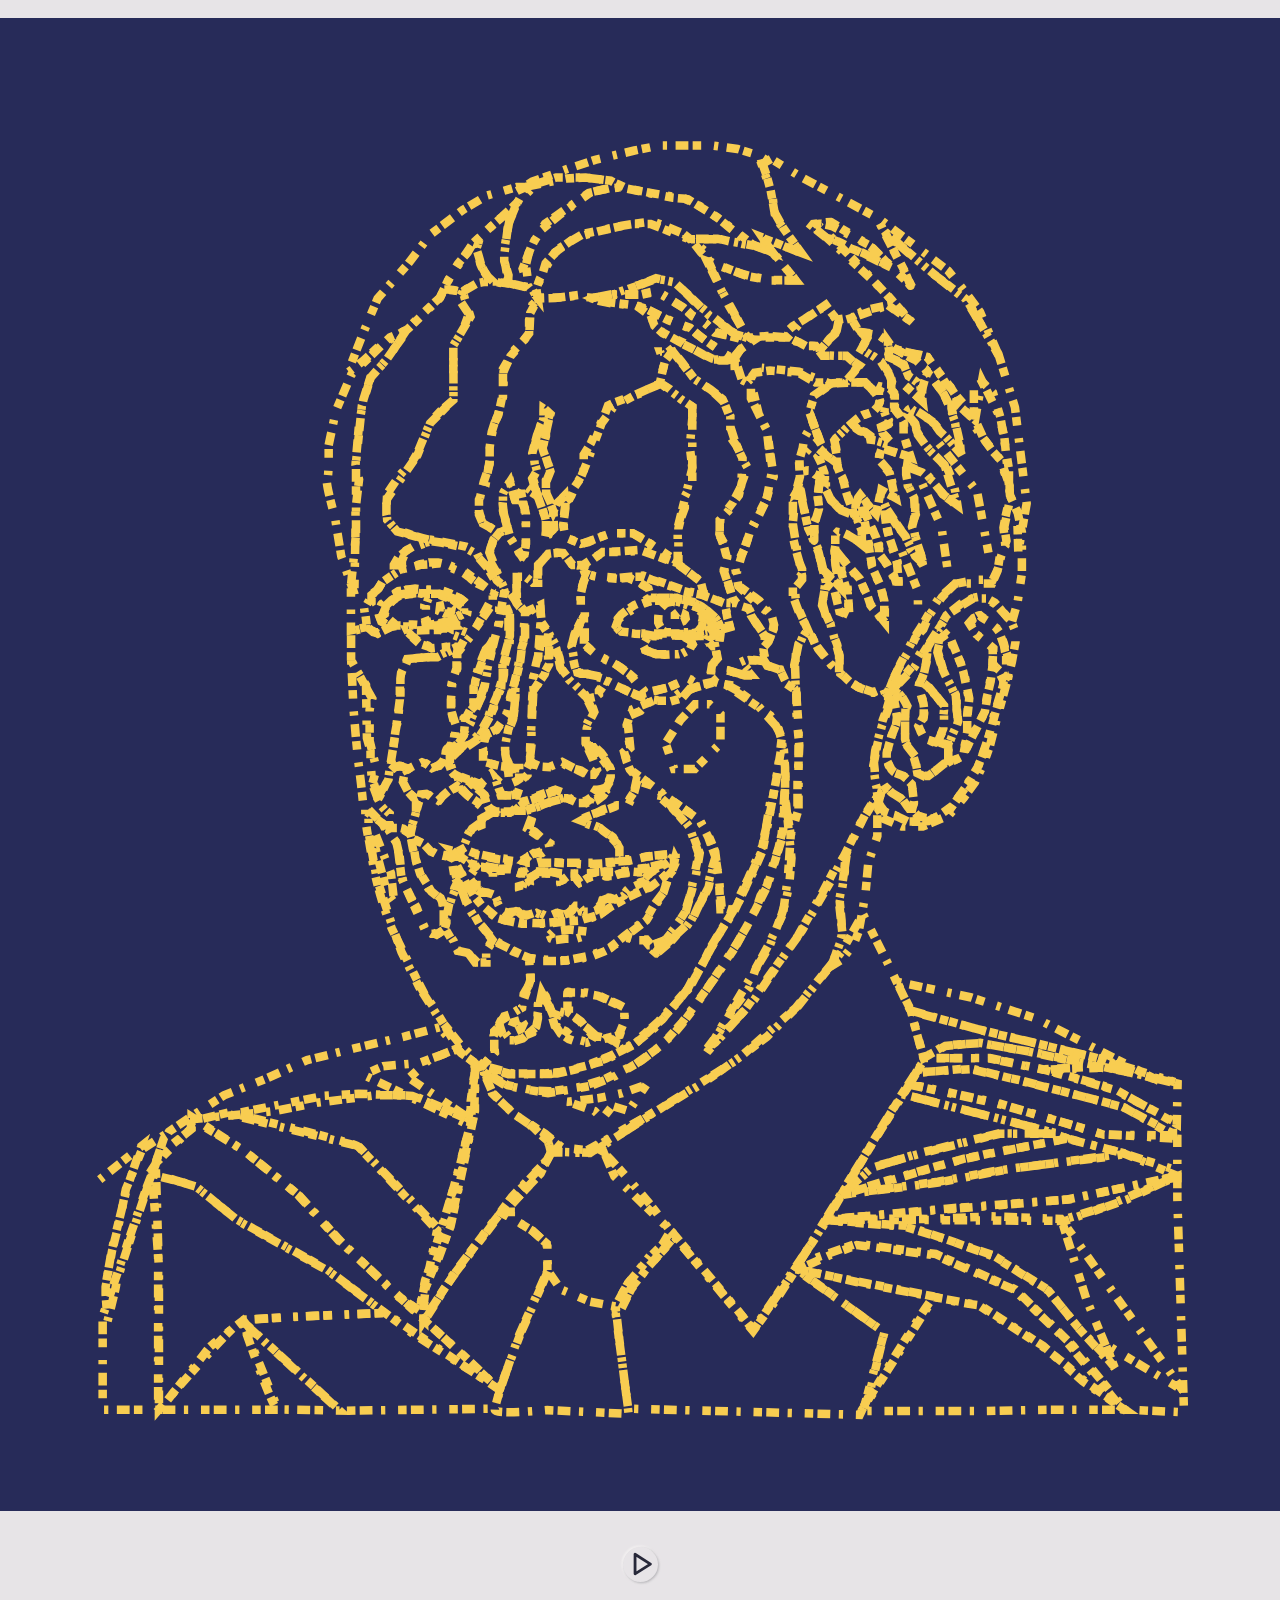
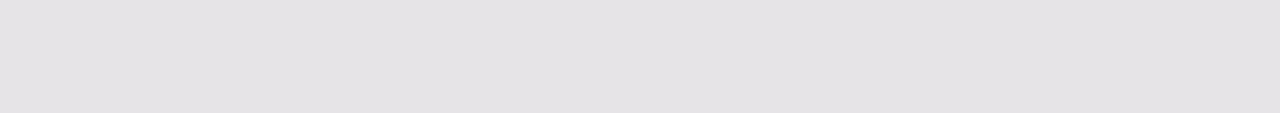
<file: img-vectorial-1/imgVectorial1.html>
<!DOCTYPE html>
<html lang="en">

<head>
  <meta charset="UTF-8">
  <meta name="viewport" content="width=device-width, initial-scale=1.0">
  <meta http-equiv="X-UA-Compatible" content="ie=edge">
  <link rel="stylesheet" href="./imgVectorial1.css" />
  <link rel="preconnect" href="https://fonts.gstatic.com" />
  <link href="https://fonts.googleapis.com/css2?family=Roboto:wght@100;300&display=swap" rel="stylesheet" />

  <title>ImgVectorial1</title>
</head>

<body >

  <section class="contenedor-img-vectorial-1"><br>
    <svg id="contenedor-img-vectorial-1__svg" xmlns="http://www.w3.org/2000/svg" width="100%" height="100%" viewBox="0 0 150 175">
     

      <defs> 

        <g id="dadPaths"   class="dadPaths">
         <path id="Trazado_670" data-name="Trazado 670" class="cl1  dadPath" 
          d="M810.969,307.5,826,311.2l9.625,9.925.719-2.312,1.313-4.437,1.578-6.172-6.922-2.891-6.312-.25-4.062.25Z"
          transform="translate(-784 -179)" />
        <path id="Trazado_715" data-name="Trazado 715" class="cl2 dadPath"
          d="M858.625,212.719a5.668,5.668,0,0,1,1.656.656c.5.25,2,1.031,2,1.031l1.25.469,1.375.5s.844.75.938.813,1.75,1.25,1.75,1.25l1.344.969,1.063.5-.812.219h-.875l-.875-.219-1.344-.656-2.437-1.281-1.937-1.094-1.109-.828-.2-.984Z"
          transform="translate(-784 -179)" />
        <path id="Trazado_787" data-name="Trazado 787" class="cl3 dadPath"
          d="M901.469,256.422l-.531-1.047-.625-.766.094-1.734-1.25-1.125-.75-.531-.312-.531-.437-.844.438-.531.75-.266a2.192,2.192,0,0,0,.625.453,8.7,8.7,0,0,1,1.188.844l.625.875.375,1.125.109.875.141.453v1.813Z"
          transform="translate(-784 -179)" />
        <path id="Trazado_716" data-name="Trazado 716" class="cl5  dadPath"
          d="M852.406,243.188l.677-.437,1.542-1.167h1.958l2.667-.146,4.172,1.516,2.7,2.109.375,1.5-2.125-.437-5.042-1.792-3.021.292-2.875-.292-.844-.271Z"
          transform="translate(-784 -179)" />
        <path id="Trazado_636" data-name="Trazado 636" class="cl6 dadPath"
          d="M828.891,248.813a4.532,4.532,0,0,1,1.266-1.687,2.775,2.775,0,0,1,2.2-.625H835.5l1.813.625,1.063.875.188.438-.187.375-1.812.938-2.75.438h-3.375Z"
          transform="translate(-784 -179)" />
        <path id="Trazado_717" data-name="Trazado 717" class="cl7 dadPath"
          d="M866.875,250.813l.547-.375.266-.312-.437-.75-1.312-1.187-1.187-.5-1.687-.375-1.25-.141-1.562.141-.969.375-1.016.531-1.422.938-.375.313-.281.781.656.672,2.313.2H865l1.875-.312"
          transform="translate(-784 -179)" />
        <path id="Trazado_637" data-name="Trazado 637" class="cl8 dadPath"
          d="M833.906,247.844v1.3l.25,1.031h.438l.75-.062,1.531-.672.828-.391.438-.281.156-.328-.078-.375-.516-.422-.719-.516-1.016-.344-.516-.234H835l-.578.109-.266.469Z"
          transform="translate(-784 -179)" />
        <path id="Trazado_638" data-name="Trazado 638" class="cl9 dadPath"
          d="M835.578,247.875l.859-.187.5.438-.125.609-.687.078-.625-.3Z" transform="translate(-784 -179)" />
        <path id="Trazado_718" data-name="Trazado 718" class="cl10 dadPath"
          d="M861.875,247.7l-.656.7-.078.828v.625l.234.484.3.438.328.2h3.734l.547-.7.078-.656V248.8l-.547-.5-1.594-.594-1.375-.312-.609.109Z"
          transform="translate(-784 -179)" />
        <path id="Trazado_719" data-name="Trazado 719" class="cl9 dadPath"
          d="M863.094,248.922v.578l.484.359.484-.187.281-.328-.078-.422-.328-.2-.437-.125Z"
          transform="translate(-784 -179)" />
        <path id="Trazado_742" data-name="Trazado 742" class="cl11 dadPath"
          d="M865.938,250.953l.547-.156h.656l.313-.328v-.391l-.375-.625-.25-.25-.344-.266Z"
          transform="translate(-784 -179)" />
        <path id="Trazado_639" data-name="Trazado 639" class="cl12 dadPath"
          d="M830,247.313l.672-.5.7-.187,1.234-.219h1.641l.109.094-.3.391-.328.891v1.344l.328.875-.875.141-.891-.078h-1.375l-.734-.062-.844-.453-.359-.672.141-.625C829.031,248.156,830,247.313,830,247.313Z"
          transform="translate(-784 -179)" />
        <path id="Trazado_640" data-name="Trazado 640" class="cl13 dadPath"
          d="M839.672,277.047l2.7.531,3.594.422h3.094l3.313.188,2.328-.125,2.5-.187,2.766-.625,3.156-.312L862.25,278l-2.5.563-3.187.5h-1.937l-1.906.188h-2.875l-1.375-.187H845.25l-1.594-.375h-1.281l-2.187-.328-.594-.094L839,278l-1.391-.828-.625-.609Z"
          transform="translate(-784 -179)" />
        <path id="Trazado_641" data-name="Trazado 641" class="cl14 dadPath"
          d="M836.938,277c0,.125,1.313,2.688,1.313,2.688l.813,1.531,1.313,1.656,1.906,1.609,1.594.453,3.406.156,1.906-.156,1.625-.344a8.142,8.142,0,0,0,1.313.125c.094-.062,2.188-.656,2.188-.656l1.188-.937,1.563-.844,1.625-.75,2-1,1.344-1.062.875-1.062.219-.969.156.313-1.25,2.781-.25.906-1.094,1.438-.937,1.656-1.406,1.125-1.281,1.031-1.906,1.5-2.437.781-2.375.469-3.062-.125-1.25-.156-1.937-.781-2.344-1.469-1.625-1.812-1.5-2.687L838,280.938l-.594-1.469Z"
          transform="translate(-784 -179)" />
        <path id="Trazado_642" data-name="Trazado 642" class="cl15 dadPath"
          d="M862,278.125l-1.844,1.063-1.125,1.25-.937.438-.531.438-.406.5-1.062.5-.781-.187-.531.188-.437.813-.5.469-.937.281-.75-.156-.125-.359-.344-.391-.453.078-.187.422-.391.406-.719.25-.75-.25-.969.406-.781-.156-.562-.25-.687.25h-1.031l-.437-.406-.656.156h-.391l-.562-.156-.7-.594-.062-.531-.344-.781-.625-.312h-.937l-.719-.406-.375-.844-.219-.312v-.594l.219-.406.375-.469-1.625-1.062-1.187-.562.219.344.656,1.469.938,1.813.781,1.344.938,1.156,1.281,1.156.781.469,2.656.547h2.859l1.922-.234,1.016-.062,1.484-.094,1.719-.625,1.469-1,.969-.531,1.344-.781.594-.312,1.625-.625.813-.625.781-.562.469-.5.375-.531.375-.531v-.781Z"
          transform="translate(-784 -179)" />
        <path id="Trazado_678" data-name="Trazado 678" class="cl16 dadPath"
          d="M848.422,286.469h0l.391-.406.75-.109,1.125-.141,1.234.141.844.109.172.063.094.188-.094.156-1.469.438H850.25l-1.25.156-.391-.156-.187-.437"
          transform="translate(-784 -179)" />
        <path id="Trazado_679" data-name="Trazado 679" class="cl17 dadPath"
          d="M839.859,278.469l-.187-.234,2.172.328,1.188.188h.906l1.063.281h3.656l.719.219h3.906l.311-.084.5-.135h3.094l.62-.136.661-.145h.844l1.75-.406-1.375.688-3.031.219-.781.281h-.844l-.687-.281-1.406.5-.531.375-.312.156-.125.063-.3-.406-.391-.406h-.719l-.531.406-.375.188-.75-.875h-.937l-.844-.084-.641.365-.266.141-.078.172-.141.094-.437-.687h-.344l-.656-.219-1.094-.136h-.906l-.719.271-.656-.6Z"
          transform="translate(-784 -179)" />
        <path id="Trazado_643" data-name="Trazado 643" class="cl18 dadPath"
          d="M853.906,264.625l1.094,1.5.563.938v.844l-.344,1-.375.344-.594.25-.625.438-.656.781-.531.281h-.75l-1.156-.562-.625-.5-.844-.437-.875.219-1.625.719-.875.281-.875.656-1.062.75h-1.812l-.875-.906-.375-1.281-.781-.687-1-.781L837,267.5l-.531-1.375.688-1.031,1.25-.469,1.5-1.042.781-1.167.719-2.073.781-1.781.438-1.375h.125l.156-2.625.844-3.156v-3.062"
          transform="translate(-784 -179)" />
        <path id="Trazado_680" data-name="Trazado 680" class="cl19 dadPath"
          d="M844.906,271.375l.813-.531,1-.312.938-.469.844-.281.75-.219.406.219.469.563-.875.313-.75.188-.687.25-.656.281-1.437.375-.812.125h-.5Z"
          transform="translate(-784 -179)" />
        <path id="Trazado_720" data-name="Trazado 720" class="cl19 dadPath"
          d="M853.078,270.859h0l.344-.687.375-.594,1.094-.344.094.344-.359.375-.516.406-.516.3-.406.266"
          transform="translate(-784 -179)" />
        <path id="Trazado_644" data-name="Trazado 644" class="cl20 dadPath"
          d="M837.625,267.859l.25,1.188.953,1.078.813.547.859.594.547.484.422.141-.312-.547-.344-.75-.078-.594-.625-.547-.469-.328-.578-.578-.547-.3Z"
          transform="translate(-784 -179)" />
        <path id="Trazado_645" data-name="Trazado 645" class="cl21 dadPath"
          d="M842.5,249.844l-.5,1.823-.667,2.75-.5,2.667-.583,1.667-1.083,2.833-1.651,2.833h.318l.4-.151.3-.062.635-.286,1.083-1.167,1.344-2.359.406-1.224.917-2.083V255l.667-2.333v-3.5l-.667-1.833-.417.833Z"
          transform="translate(-784 -179)" />
        <path id="Trazado_721" data-name="Trazado 721" class="cl22 dadPath"
          d="M861.063,270.078l1.063.2L866,272.969l1.031,2.094.781,2.188-.781,3.656-2.094,3.969-4.562,4.188,2.25-2.812,1.75-2.562,1.125-3.937.5-2.875L864.938,274,864,272.75l-1.375-1.312Z"
          transform="translate(-784 -179)" />
        <path id="Trazado_646" data-name="Trazado 646" class="cl23 dadPath"
          d="M874.25,270.922l-.875,5.453-2.687,6L867.875,287l-3,5.563-4.125,4.75-2.562,2.063-3.5,1.875-3.812,1-2.312.5H844.25l-3.75-1-2.5-2.375L835.313,296l-2.187-3.437-2.062-4.062-1.125-3.187-1.812-5.562-.937-5.375V272"
          transform="translate(-784 -179)" />
        <path id="Trazado_681" data-name="Trazado 681" class="cl24 dadPath"
          d="M876.063,267.859l-.312,6.891-1.812,5.938-1.875,3.75-1.937,3.5-2.187,3.313-2.312,3.188-1.687,2.25-2.219,2.5-2.5,1.953-3.109,1.844-2.844,1.141-2.641.5-2.406.359L846,304.625l-2.781-.531-2.531-1.562-.187-.687,3.063.844h5.75l3.078-.687L855,300.938l3.438-1.75h0l3.172-2.828,1.953-2.234,1.563-2.062,1.563-2.875,1.25-2.312,2.188-3.375,1-2.125L872.313,279l1.063-2.437.563-2.875.438-2.25.563-3.187.719-4.266Z"
          transform="translate(-784 -179)" />
        <path id="Trazado_722" data-name="Trazado 722" class="cl25 dadPath"
          d="M850.531,306l3.552-.417,2.833-.583,2.833-1-2.083,3.083-1.917-.583-1.167,1.5-.917-.917Z"
          transform="translate(-784 -179)" />
        <path id="Trazado_647" data-name="Trazado 647" class="cl26 dadPath"
          d="M840,263.167l.609,1.49v1.484l1.641.443v1l-1.167.5-.661.583H840l-.984-.37-1.849-.714-.417-1.333.188-.625,1.281-1.25"
          transform="translate(-784 -179)" />
        <path id="Trazado_682" data-name="Trazado 682" class="cl27 dadPath"
          d="M845.531,248.594v2.99l-.406,1.245-.292,1.505-.5,2.417-.5,1.667-.5,2.25-1.167,1.667-1.151.573-.432,1.422-.3-.641-.219-.516.521-.839.75-1.333.542-1.125v-.406l.292-.812.646-1.437.25-1.266v-.891l.594-2.031.109-1.547v-2.047l-.187-.844-.516-1.125v-.781l.271-.854,1,1.323Z"
          transform="translate(-784 -179)" />
        <path id="Trazado_683" data-name="Trazado 683" class="cl28 dadPath"
          d="M875.953,269.484,876.5,275l.25,2.438-.25,3.063-.437,2.063-.484,1.578-1.391,3.609-1.687,2.813-.687,2.063-2.125,2.813-.437.813L868.188,298l-1.312,1.75.938-.687,3.563-3.937,3.25-4.562,2.875-4,2.875-5.062,1.375-2.656,1.5-2.031-.5,3.375-.437,2.375.438,4-1.25,3.313-4,4.938-3.625,3.563L871,300.563l-4.437,3.125-5.187,3.156-3.687,2.031-2.375,1.438-2.5,1.375-2.937-.312-2-1.625-2.312-1.437-1.344-.875L841.656,305l-.469-1.312-.312-1.062,2.625,1.438,3.125.625,2.109.078,3.047-.453,3.031-.937,3.625-1.75,2.313-1.656,1.344-1.187.766-.625.984-1.156,1.406-1.875,1.625-2.375,3.406-5.187,1.344-2.312,1.063-2.094.438-1.281.75-1.219.313-1.219,1.047-3.187.375-1.625Z"
          transform="translate(-784 -179)" />
        <path id="Trazado_749" data-name="Trazado 749" class="cl29 dadPath"
          d="M886.813,270.922v3.953L885.75,278l-.312,3.438-.312,1.875-.5,2.75L884,287.625l-1.375,1.75-1.125.688,1.125-3.5v-1.75l-.219-2.25.219-1.125.375-2.375v-1.5l.313-1,1.078-2.219,1.047-2.094,1.375-2.25Z"
          transform="translate(-784 -179)" />
        <path id="Trazado_648" data-name="Trazado 648" class="cl30 dadPath"
          d="M837.281,281.3l-.656,1.578-.312,1.563v.609l-.187.594,1.047,1.547.453,1.109,1.172.25,1.141,1.141h1.031V288.3l.719-1.281-.312-.406-.75-1.047-.687-.75-.687-1-.531-.937-.531-1.5-.562-1Z"
          transform="translate(-784 -179)" />
        <path id="Trazado_649" data-name="Trazado 649" class="cl31 dadPath"
          d="M832.75,272.083l-.417,1.5-.24,1.083.125.411.281.109,1.167.594.786.781.88.521h.833l.661.307.516-.531,1.24-.693.182-1.37.4-.714,1.25-.5v-.75l1.333-.75-1.333-.667-1.833-1.5-1-.917-1.036.7-1.214,1.016-1.38-.8-.609.068Z"
          transform="translate(-784 -179)" />
        <path id="Trazado_746" data-name="Trazado 746" class="cl32 dadPath"
          d="M869.688,255.563l-.312,1.688,1.063.583,2.25,1.6,2.563,2.891.609,2.438.141,2.068v3.75l.656,4.135.8-3.047v-3.125l.214-4.3-.214-2.167-.12-1.5v-2.75L876,256.917l-.583-1.583-1.5-.417-.354-.573-1.812-.094-.844.25,1.344,1.563h-.969Z"
          transform="translate(-784 -179)" />
        <path id="Trazado_684" data-name="Trazado 684" class="cl28 dadPath"
          d="M848.344,251.125v3.625L846.5,258l-.219,4.25v1.969l-.187,1.656.406.625,1.844.281,1.531-.594,1.688.875,1.688.844.688-.844-.437-1.187L852.625,264v-2l.875-1.75-.875-1.75-2-2-.969-1.375-.469-2.25-.844-1.75"
          transform="translate(-784 -179)" />
        <path id="Trazado_723" data-name="Trazado 723" class="cl33 dadPath"
          d="M852.429,249.344v3.085l1.714,1.429,2,.857L858,256.143l1.571,2,2.857-.714,2.228-1.007.828.453-1.578,1.844-1.478.424-2.857-.424L858,258.143l-3.857-2-2.476-.476L851.25,254l-.25-1.437.328-1.359.922-1.859"
          transform="translate(-784 -179)" />
        <path id="Trazado_724" data-name="Trazado 724" class="cl34 dadPath"
          d="M869.063,257.125l5.223,3.625,1.339,2.5-.482,4.036-.857,4.571-.661,2.705L873.359,276l-1.672,3.813-1.75,3.616h-1.509l-.163-3.085-.453-3.656-.875-2.125-1.062-1.625L862,270.156l-3.857-2.871-1.018-2.1.736-.654-.093-.911-.2-1.908h0l.571-1.714,2.429-1h2s1.8-1.821,2.225-1.25l1.578-.7,1.125-.234Z"
          transform="translate(-784 -179)" />
        <path id="Trazado_725" data-name="Trazado 725" class="cl35 dadPath"
          d="M863.719,261.286,862,264l1,3h2.429l1.714-1.714L868.429,264v-3.429l-1.286-1.143h-1.714Z"
          transform="translate(-784 -179)" />
        <path id="Trazado_726" data-name="Trazado 726" class="cl36 dadPath"
          d="M852.083,273.042l1.25-.708,2.083-.667.911-.354,1.339-.146.667-1.417.333-1.333a15.42,15.42,0,0,1,1.667.5,13.2,13.2,0,0,1,1.417,1.167h0l1.125,1.583,1.958,2.25,1.042,3-.375,1.917-.667,3.083-.583,1.9-1.083,1.688-1.323,1.594-1.51.573L859.75,287h-1.083l-1.333-.417,2.417-1.833,2-3.25.667-2.083.75-.917v-1.583l-3.417.333-1.417.333h-1.75V276.25l-.75-1.25-1.417-1.083Z"
          transform="translate(-784 -179)" />
        <path id="Trazado_650" data-name="Trazado 650" class="cl37 dadPath"
          d="M845.667,271.891l.615-.141.063.844L845.813,274l1.188.833.859.292.453.641.063.469-.844.625h-.969l-1.4.891-3.417-.417-2.187-.474-1.312-.526.583-1.5.5-.833.917-.667.417-.667,1.083-.526h1.984l.6-.25h1.333"
          transform="translate(-784 -179)" />
        <path id="Trazado_651" data-name="Trazado 651" class="cl38 dadPath"
          d="M831.063,279.813l2.688,5.938,1.422.672,1.016-.672,1.5,2.563,1.188.25.813,1.125H841v-1.375l.8-1.187,4.2,2.063.156,2.563L845.063,295l-2.375,1.5-.844,1.781L842,300.25l-1.469,1.531-.844-.312L838,300.25,834.875,295l-1.125-1.609-1-1.891-2.812-5.75a40.687,40.687,0,0,1-2.187-7.375c.013.078-.462-2.718-.5-2.937a15.906,15.906,0,0,1-.437-4.062l2.25,2.313,1.5,2.063Z"
          transform="translate(-784 -179)" />
        <path id="Trazado_652" data-name="Trazado 652" class="cl39 dadPath"
          d="M828,276.313l1.375,5.25.813,1.063-.375-3.437-1.812-4.5Z" transform="translate(-784 -179)" />
        <path id="Trazado_653" data-name="Trazado 653" class="cl40 dadPath"
          d="M825.156,254.266l.281,5.8.25,3.063.25,2.563.375,3.063.313,3,2.25,1.656s.438,1.344.625.594a4.925,4.925,0,0,0,0-1.75l-1-1.125-.875-2.375.313-1.125V266.25l-.625-2.562v-3.625l.313-1.312-.812-1.437Z"
          transform="translate(-784 -179)" />
        <path id="Trazado_654" data-name="Trazado 654" class="cl41 dadPath"
          d="M840.938,252.984l-.5,1.578-.734,2.094-.2,1.844v.813l-.969,1.8-.141,1.563.734-1.359,1.313-2.812.375-1.25.313-2.062.344-1.562.25-1.422Z"
          transform="translate(-784 -179)" />
        <path id="Trazado_685" data-name="Trazado 685" class="cl42 dadPath"
          d="M842.141,268.417l.547,1.708h1.875l.563-1.708.688-.729v-.719l.391-.734,1.172.5,1.25.078.891-.406h.547l.625.406,1.375.375.8.5h.7l.172-.25.078-.937-.75-2.031h.5l.859,1.141.656.891.547,1.188-.375,1.063-.75.688h-.687l-.578.906-.484.328-.687.266-1.125-.375-.875-.75-1-.375-1.125.375-1.2.406-1.5.625L843.953,272h-1.812l-.766-.375L841,270.484l-.406-.781-.344-.406-1.187-.953.859.406h.531l.922-1.062,1.125-1.016,1.828.2-1.641.672Z"
          transform="translate(-784 -179)" />
        <path id="Trazado_727" data-name="Trazado 727" class="cl43 dadPath"
          d="M852.083,293.25l2,.333L857.167,295v1.583l-.651,1.573-1.849.51L853.25,298l-1.167-1.417-1.417-1V293.25Z"
          transform="translate(-784 -179)" />
        <path id="Trazado_686" data-name="Trazado 686" class="cl43 dadPath"
          d="M848.313,294.75l.688,2.333,1.333.667.917.833,1.906.5.438-.833,1.74.333,1.917,1.083-1.583.917-3.26,1.292-2.234.625-1.172.083-2,.2h-3.417l-2.083-.656-.906-.25.906-1.292.417-.5V297.75l.667-.667,1.4,1.885,1.266-.385,1-.833.75-.667v-1.417l.5-2.417Z"
          transform="translate(-784 -179)" />
        <path id="Trazado_687" data-name="Trazado 687" class="cl44 dadPath"
          d="M849.5,295.406l-.375.969v.75l.594.906.938.625,1.281.438h.813l.641-.25.172-.812-.734-.672-.406-.281-.484-.516-.75-.562-.687-.375Z"
          transform="translate(-784 -179)" />
        <path id="Trazado_655" data-name="Trazado 655" class="cl45 dadPath"
          d="M829.484,274.063l.984,1.609.375,1.625.156,1.578.25,1.313.922,1.906.641,1.094L833.5,285l.438.938.625.375h.75l.563-.375.313-.625v-1.25l-.312-.312v-1.125l-.562-.625-.75-.625-1.062-1.75-.687-1.562-.437-1.75-.312-1.7L831,273.938l-1.406-.094"
          transform="translate(-784 -179)" />
        <path id="Trazado_656" data-name="Trazado 656" class="cl46 dadPath"
          d="M832.333,275.208l.354,2.292.563,1.813.938,1.688,1.438,1.125L836,283v1.25l.328-.328.172-.422.438-1.375L837.25,281l.344-.687-.344-.75-.156-.937-.156-1.125a3.148,3.148,0,0,0-.937-.312,8.285,8.285,0,0,1-1.5-.5l-.812-.875Z"
          transform="translate(-784 -179)" />
        <path id="Trazado_688" data-name="Trazado 688" class="cl47 dadPath"
          d="M847.336,249.844l-.2,2.578-.094,1.594-.641,2.641.125,1.078,1.29-1.841.413-1.347-.093-2.836.093-.523Z"
          transform="translate(-783.984 -179)" />
        <path id="Trazado_657" data-name="Trazado 657" class="cl27 dadPath"
          d="M842,246.313,839.5,251l-1.917,2.417v1.833L837,257l-.156,1.859v1.266l.516,2.078-.359,2.63,1.333-1.75v-2l1.167-1.333v-2.333l.5-2.167.75-1.833.583-.75L842.25,251l.859-4.859-.2-.7L842.25,245"
          transform="translate(-784 -179)" />
        <path id="Trazado_658" data-name="Trazado 658" class="cl48 dadPath"
          d="M836.375,264.833l-.312,1.2-.781.609-.656.266-.625-.484-.531-.2-1.062.563-.844.391-.187.672-.156.672.641,1.234.7.594.25.094.188-.094.25-.406.75-.109.625.516.875.281.375-.469.656-.562.844-.344.422-.219-.078-.594V268l-.219-.156h-.125l-.469-.562-.187-1.062v-.594l.5-.437.656-.5.281-.281-.437.125h-.344l-.266.3h-.2l.094-.427.219-.891Z"
          transform="translate(-784 -179)" />
        <path id="Trazado_689" data-name="Trazado 689" class="cl33 dadPath"
          d="M846.188,289.188l1.438.313h2l2.156-.156.75-.234.938-.2,1.344-.531.688-.344.469-.375.656-.406.563-.531.875.219.656.125h.844l.5.594h.125l.719-.156.688-.25-.375.563-.625.813-.25.281.875-.531.688-.562.844-.75.719-.812.875-.656.938-1.281.438-.969.719-1.437.281-.812.344-.937.25-1.094.531-1.75.438,2.844.281,3.016,1.25.391-.375.75-2.125,3.5-1.031,2.125-1,1.469-.719,1.406-1.969,2.156-1.391,1.578-1.578,1.422-1.266,1.078-.844.5-1.047-.3-.969-.719,1.125-.344.344-1,.219-.562v-1.656l-.719-.375L855,293.938l-.656-.312-.594-.25-1.094-.187h-1.812s-.281-.187-.344,0a4.287,4.287,0,0,0,0,.906V295.5h-.875l-.281.375-.312.75-.156-.625-.312-.719-.344-.937-.281-.719-.312-.437-.437.75-.156.656v1.656l-.187.938-.406.688-1.062.438-1.094.469h-.719l-.687-.75L842.531,297l.563-1,.938-.312,1.156-.719.188-1.594.813-1.406v-2.937"
          transform="translate(-784 -179)" />
        <path id="Trazado_690" data-name="Trazado 690" class="cl49 dadPath"
          d="M854.859,256.625l2.578,1.188,1.625.688,1.25.453-1.25,1.234-1.25.563-.375,1.125.188,1.344.188,1.109-.687.672.313,1.156.375.906.492.59,1.633.941-1.344-.281-.289,1.375-.492.75-.375.813h-1.125l-1.625.5-.812.438-1.016.375-1.016.453.906.422,1.578.5.359.313.688.5.938,1,.141.719.063,1.2,1.3.078-3.937.25h-3.8l-1.656-.094-.984-.094-.625.188H846l-.594-.187.594-.625,1.125-.437,1.375-.5v-.5l-1.062-.687-.734-.672-.7-.453.422-1.437-.109-.75.609-.266.828-.234.75-.375,1.563-.437h.375l1.125.438.8.3.641-.3.234.172.641-.312.813-.609.3-.437.078-.562.563-.922-.078-1.141-.391-.969-.734-1-.547-.5-.25-.266h-.687l-.266-.641.078-1.437.266-.734.3-.594.313-.609-.156-.469-.609-1.094h.7l.5-.344.25-.594.377-.562Z"
          transform="translate(-784 -179)" />
        <path id="Trazado_659" data-name="Trazado 659" class="cl50 dadPath"
          d="M836.438,252.688l-1.828.172-.359-.172-1.107-.375-1.33-1.17-.1-.846h-1.792l-1.636.846L827,250.429l-1.857.446v3.563l1.748,2.719.109,6.219.422,1.5v1.344l.125,1.625.739,2.442,1.214-2.161.75-4.75.607-4.518v-2.714l.857-2.018,3.473-.312,2.375-1.125"
          transform="translate(-784 -179)" />
        <path id="Trazado_660" data-name="Trazado 660" class="cl51 dadPath"
          d="M830.188,266.766l-.531.656-.125.8-.328.563-.375.813-.531.953.313.609.438.516.609.578a2.649,2.649,0,0,0,0,.5c.031.063,0,1.156,0,1.156h1.188l.422.094.5.359.375.266s.063-.25.063-.266v-.453l.063-.391.172-.359.156-.531.156-.672v-1.047l.063-.25.156-.109-.219-.094-.312-.109-.3-.328-.375-.422-.406-.812-.094-.187v-.375l.188-.906.078-.172-.078-.312-.453-.156Z"
          transform="translate(-784 -179)" />
        <path id="Trazado_661" data-name="Trazado 661" class="cl52 dadPath"
          d="M831.781,254.234l-.344.828L831,255.8l-.078.641v2.234l-.125.875-.078.922-.078.922-.172.531-.156.828-.078.641-.094.844L830,265.313a9.788,9.788,0,0,1-.156,1.031,7.4,7.4,0,0,0-.141.891l.219-.187.391-.266.484-.156.578.156.2.344s.453-.219.516-.266.453-.234.453-.234l.531-.281.391-.172.422.172.578.438.281.188.25-.187.188-.094.281-.062.266-.281.281-.437.172-.437.063-.547.094-.234.313-.359.219-.266.078-.2.328-.641.078-.625.141-.516-.375-1.094-.172-.609-.078-.375v-2.734l.078-.437.547-1.609v-1.609l.094-.406.375-.484H837.5l-.625.391-.734.344-.891.438h-1.219l-1.2.094Z"
          transform="translate(-784 -179)" />

        <path id="Trazado_662" data-name="Trazado 662" class="cl53 dadPath"
          d="M831.844,251.016l-.156-.312s1.109.078,1.172.078,1.359-.078,1.359-.078h1.359l2.859,1.078-.484.891h-1.312l-.625.063-.875.078h-.469l-.266-.078-.266-.2-.7-.234-.344-.156-.234-.234-.25-.219-.437-.344Z"
          transform="translate(-784 -179)" />
        <path id="Trazado_663" data-name="Trazado 663" class="cl54 dadPath"
          d="M837.125,210.875H836l-.406.859-.719.641-3.125,3-2.187,3.344-2.109,2.391-1.047,3.328-.687,6.625v8.375l-.312,3.313-.281,2.781v5.219l1.813-.375-.281-2.312.875-.594v-.844l.719-.562.531-.969,1.25-.812,1.188-.8-.125-.359v-.516l.5-1.2.906-.531,2.219-.625a34.734,34.734,0,0,1-3.625-1.062,2.743,2.743,0,0,1-1.812-1.969v-1.781l3.641-5.219,1.469-3.719,2.75-2.781-.016-6.344,2-3.375-.875-2.844Z"
          transform="translate(-784 -179)" />
        <path id="Trazado_691" data-name="Trazado 691" class="cl55 dadPath"
          d="M841.75,243.219a2.422,2.422,0,0,1-.437-1.359,5.965,5.965,0,0,1,.516-1.672l.719-.906.516-.094.422.344.766,1.094.875,1.422.328-.187.172-1.234v-3.5L845,234.344v-.719l.453.2L847,235l.875,2.5.25,1.125-.25,1.25,1.063-1.062-.109-1.922.344-.891.969-1,.109,1.5-.25,1.875.25,1.5,1.938.75,3.438-1.25h2.5l2.078,1.25L863.688,243l-4.437-1.687-4.625.313-2.266,1.453-.7.063L851,243l-1-1.375-1.734.156L847,243.219v2l-.594-.094-.781-.625h-1.062v2.156l-.312.188-.25-.328-.812-.469-.641-1.422Z"
          transform="translate(-784 -179)" />
        <path id="Trazado_692" data-name="Trazado 692" class="cl56 dadPath"
          d="M844.406,258.563l-.2,2.172-.625,1.594-.391,1.859v1.2l.391.89-.094.438-1.062-.094-1.141-.266-.594-.266v-1.906l.109-.672.25-.578,1.125-.484.547-.781.641-.937.391-1.609.656-2.687Z"
          transform="translate(-784 -179)" />
        <path id="Trazado_693" data-name="Trazado 693" class="cl57 dadPath"
          d="M845.406,251.586l-.266,1.336-.172,1.453-.531,2.281-.125,2.781-.187,1.75-.562,1.438-.234.891-.109.688v1.078l.266,1.344.2.109.5.188-.475.307-.838.333-.406.422-.3.391.3.953.328.672.766.094.906-.094.656-1.625.547-.687.078-.766.375-.672V264.5l.156-2.719.094-3.266.063-.578-.062-1.125.438-2.125L847.25,253v-2.25l.156-1-.094-1.937-1.75.828-.156,1.547Z"
          transform="translate(-784 -179)" />
        <path id="Trazado_664" data-name="Trazado 664" class="cl58 dadPath"
          d="M829.828,250.328l-.8.391-.625.25-.187.125-.469-.125-.75-.641-.266-2.172.531-.891.234-.7.719-.562.625-.922,1.094-.75.438-.187s.719-.641.875-.578a20.519,20.519,0,0,0,2.094-.5,8.92,8.92,0,0,0,1.563-.094,2.526,2.526,0,0,1,.969,0c.125.031,1.25.594,1.25.594s.938.375,1.031.375a4.2,4.2,0,0,1,.813.594c0,.031.969.75.969.75l.688.313.813.406.313.281v1.313l-2.344,3.375-.312.281-.125-.156-1-.375h-.844l-.531-.29h-.516l.609-.194,1.281-.141.406-.375.125-.562.141-.484.141-.516v-.406l-.406-.375-.406-.344-.719-.344-.875-.406L835.5,246h-3.875l-.781.281-.906.406-.5.344-.406.344-.344.375-.281.719v.5l.281.75.547.3Z"
          transform="translate(-784 -179)" />
        <path id="Trazado_694" data-name="Trazado 694" class="cl59 dadPath"
          d="M843.583,267.438c.01.25.042,1.281.385,1.219a2.892,2.892,0,0,0,.875-.469v-1.281h-.469l-.406.281-.385.25"
          transform="translate(-784 -179)" />
        <path id="Trazado_728" data-name="Trazado 728" class="cl60 dadPath"
          d="M861.141,251.188h3.922l1.078-.2.922-.094.359-.281.266-.375v-.3l-.266-.422-.2-.281-.5-.437-.2-.266-.375-.281-.531-.234-.625-.187-1.312-.359-.8-.187h-2.141l-1.047.188-.906.359,1.141-.781,1.328-.094h2.063l.563.188a6.944,6.944,0,0,1,.891.141c.047.047.938.438.938.438l.594.391.594.344.719.641.469.484.3.719.078.594-.078.406-.687.141-.969-.141-1.109.141-4.2-.141Z"
          transform="translate(-784 -179)" />
        <path id="Trazado_665" data-name="Trazado 665" class="cl61 dadPath"
          d="M838.219,211.063l-.469.813,1.188,1.813-.719,1.938-1.094,1.75v6.375l-1.5,1.313L834.5,226.25l-.562,1.25-.437,1.063-.562,1.375-.562.938-1.562,1.75L830,233.813l-.625.938-.109,1.8.109,1.266,1.172,1.359,2.391.641,1.563.313,1.688.313,2.375.5s1.313.5,1.313.75,1,1.25,1,1.25l.5.438.844,1.5.594.531-1.437-3.719.438-1.562.563-.75-1-.75-.812-.437-.437-1v-1.75l.75-1.625.5-2.937v-2l.609-2.5.391-.812.625-2.875v-2.25l.813-1.812,1.313-1.531.906-1.141.109-2.406.875-1.609-.7-1.25-1.719-.406-.781-.172-1.75-.172h-1.937Z"
          transform="translate(-784 -179)" />
        <path id="Trazado_695" data-name="Trazado 695" class="cl62 dadPath"
          d="M847.25,211.75h2.25l2.5-.312s1.688.5,1.938.625,4.125.563,4.125.563l1.313.438.875.781.438,1.219.969.875,2.031.938-1.75,2.313-.687,2.688-2.625,1.188-2.768,1.563L854.5,226.5l-1.062,2.875-.75,1.938L852,233l-.687,1-.625,1.375-.5.375V235l-.937.906-.406.906L848,234.625v-1.25l.5-1.25-.875-2.75L848,227.5l.281-1.266.219-.8-.875-.812.078,1.328-.766,1.922L846.375,230l.563,2.125-.562.875.563,2-1.562-1-.375.625.188.75h-.875l-.562-2-.812,1.25v2.125l.875,3.188-.875-.812-.484.25-1.109-.719-.75-.422L840,236.5l.313-1.578.375-1.547.688-2.062v-1.937l.25-1.875.313-1,.438-1.062.563-2v-3.312l.813-1.375.563-.875,1.063-1.125.625-.812v-1.562l.375-1.75.563-.562"
          transform="translate(-784 -179)" />
        <path id="Trazado_696" data-name="Trazado 696" class="cl63 dadPath"
          d="M843.167,234.313s-.354.531-.26.688a2.889,2.889,0,0,1,0,.906l.125,1.188.344,1.344.438,1.313.156.438.406.656s.406.719.438.813.438.375.438.375l.25-.375.125-.984v-3l-.125-.766v-.469l-.25-.531v-.437h-.875l-.266-.719-.141-.625-.156-.656-.437.25"
          transform="translate(-784 -179)" />
        <path id="Trazado_697" data-name="Trazado 697" class="cl64 dadPath"
          d="M847.688,225.094v.891l-.125.25-.25.547-.219.875-.187.656-.219.656-.25.688v.469l.172.547a3.618,3.618,0,0,0,.078.7c.063.156.219.719.219.719l-.219.375-.25.438.25.813.141.719.141.359.125.391.3.781.3.938.281.781v2l.313-.141.125-.266.516-.453V237.8l-.141-1.234-.219-.687-.594-1.281v-1.437l.438-.875v-.531l-.437-1.156-.281-.781-.125-.422.125-.422.281-.969v-.625l.125-.594.125-.687.188-.625-.187-.375-.531-.344Z"
          transform="translate(-784 -179)" />
        <path id="Trazado_747" data-name="Trazado 747" class="cl65 dadPath"
          d="M872,220.938v2.634l1.857,3.714.571,5-.571,3L872,238.857l-.714,2.286-1.143,2.286.388,2.143,2.094,2,1.8,1.429.29,1.125-.29,1.018-.4.92-.656,1,.482,1.771,1.58.573.688,1.469,1.161.844-.114-2.8.114-1.493.871-2.132.7-.154-1.571-3.571-.129-1.728.844-1.031v-1.219l-.375-.937-.719-4.375.379-3.781.464-1.75-.125-2.031,1.232-1.29,1.143-1h0l-1.143-3.179.518-2,1.938-1.375-3.687-1.437L873.25,220"
          transform="translate(-784 -179)" />
        <path id="Trazado_729" data-name="Trazado 729" class="cl66 dadPath"
          d="M873.677,251.438l-.208,1.344.578-.672.62-1.526v-.536l-.245-1.031-.745-.849-.646-.833-.594-.458-1.687-1.208L870.333,244l.573-1.984.844-2.349,1-2,.927-1.917.99-3-.333-2.25-.458-3.219-.969-1.875-.984-4.078-.453.438-.562-.437-.781-2.422-.781.125H867.5l-1.062-.562-1.1-.635-1.708-.8-.958.8,1.167,1.417,1.5,2,2.167,1.5,1.333,1.25.75,1.917v2.167l.75,1.083.682,1.443-.109,2.141-.156,1.333-.859,1.667-1.474,1.917-.12,1.786.536,1.464.323,1.271-.323,1.4,1.026,3.385.474.594,1.417.6.583,1.333Z"
          transform="translate(-784 -179)" />
        <path id="Trazado_730" data-name="Trazado 730" class="cl67 dadPath"
          d="M870.281,247.563h-1.469l-2.281-.875-.281-1.6L863.417,243v-4.25l.9-3.641.813-3.359-.292-2.5.292-3.359v-1.344l-1.708-1.214-2.083-1.583.5-2.25-.5-1.417h1.495l1.313,1.667,1.109,1.469,2,1.313,1.417,1.135.917,2v1.25l.56,1.75.774,1.833.667,1.167-.667,1.833-.333,1.417-.44.583-.737,1.188-1.073,1.146v1.833l.885,1.521v1l-.406,1.625,1.083,3.207Z"
          transform="translate(-784 -179)" />
        <path id="Trazado_731" data-name="Trazado 731" class="cl68 dadPath"
          d="M852.406,232.219v-2.031l.844-1.375.438-1,.5-.875.688-1.5.375-1.016.75-.359,1.063-.375L859,223l.938-.5,1-.437.516-.234,1.047.672,1.313,1.188,1.313.875v8.813l-.875,1.688v1.313l-.437,1.188-.312,1.25v3.938l-1.437-.937-1.125-.75L859,239.813l-.875-.437H856l-1.812.438-1.25.625-.859.188-1.812-.75-.2-1.062v-1.25l.2-1.766.328-.234.344-.578.313-.766.438-.844Z"
          transform="translate(-784 -179)" />
        <path id="Trazado_744" data-name="Trazado 744" class="cl68 dadPath"
          d="M869.063,248.25l.469,2.141-1.016.281-.078.469-.156,1.25-.484.266.281,1.469-.641.688-.2,1.281.7.781,1.438.453.25-1.766,1.563.406H872l-.531-.641-.719-.828.875-.375,2.078.266-.234-1.359.156-.969v-.578s-.562-.953-.75-1.172S872,249,872,249l-.3-.828-.766-.234-.516-.312-1.359-.062Z"
          transform="translate(-784 -179)" />
        <path id="Trazado_732" data-name="Trazado 732" class="cl69 dadPath"
          d="M857.656,244.578l1.2.5,1.125.766.3,1.109h2.469l1.313.234,1.219.266.953.531,1.3.922.375.5.375.578v.516l-.156.563-.594.359h-.641l-.156.391s.078-.141.422.5.75.25.75.25l.375-.25.094-.969.078-.7,1.063-.312-.281-1-.172-.984-.094-.437.094-.312-.391-.141-1.781-.609-.516-.234-1.094-.187-1.219-.266-1.25-.5-1.172-.375-.469-.2-.812-.25-.625-.25-.359-.109H858.3Z"
          transform="translate(-784 -179)" />
        <path id="Trazado_733" data-name="Trazado 733" class="cl70 dadPath"
          d="M859.844,251.656l-.437.75.188.656,1.156.438,1.109.109,2.047-.109.813-.437.438-.656-.281-.484-.969-.547H860.75Z"
          transform="translate(-784 -179)" />
        <path id="Trazado_734" data-name="Trazado 734" class="cl71 dadPath"
          d="M859.531,245.583l-.687-.458-1-.391-.312-.141-1.031.141-1.469-.141-.953-.094-.8-.156-.656.25-.25.531-.312,1.375v1.406l.563.781-.25.563.156.672v2.484s.688.594.75.688,1.219.813,1.219.813,1,.5,1.094.531,1.094.625,1.094.625l1.063.781.594.531.5.656.813,1.047.828-.2,1.719-.391,1.3-.578,1.125-.531a3.05,3.05,0,0,0,.531.219c.094,0,.406.313.406.313l-.25.25-.312.438,1.656-.437,1.281-.375-.625-.75.063-1.2.719-.8-.281-1.406h-.281l-.594-.656-.25-.219.25-.344h-2.844l.531.344.375.219.156.438-.156.219-.219.469-.5.281-.781.188h-2.578l-1.266-.469-.25-.469v-.375l.25-.281.156-.219.563-.344.953.125-1.8-.312-1.125-.078-1.094-.109h-.5l-.516-.562-.156-.219.234-.812.438-.547.781-.609.75-.484.672-.3.8-.312.375-.219V246.5l-.219-.562-.312-.354"
          transform="translate(-784 -179)" />
        <path id="Trazado_698" data-name="Trazado 698" class="cl72 dadPath"
          d="M848.25,241.781l-.625.75-.562.563v2.094h-.625l-.562-.562-.656-.156h-.687v2.188l-.281.25.281.656.344.438.625.531.375.156,1.406-.969.188,2.094.766,1.125.516.906.594,1.063.063.594.156.469.156.859.156.516.625.813,1.063,1.156.969.938.281.469h.344a5.206,5.206,0,0,1,.594-.156c.094,0,.438-.312.438-.312v-.437l.344-.5.313-.5v-.344l-.656-.187-.625-.125-.75-.312h-.781l-.469-.187-.219-.719-.219-.969v-1.062l-.156-.281.156-.781.438-.812.469-1.219.5-.875v-.406l-.5-.969v-.906l.188-1.062.125-.406.188-.562.281-.156.344-.156-.625-.281-.187-.469v-.469h-1.219l-.5-.562-.344-.437-.3-.406-.641-.062Z"
          transform="translate(-784 -179)" />
        <path id="Trazado_748" data-name="Trazado 748" class="cl73 dadPath"
          d="M871.984,216.429l-1.841,2.143a8.936,8.936,0,0,0,0,2c.143.571,1.429,1.143,1.429,1.143l.857-1.143,1.821-.259,3.321.259,2,1.143H883l1-1.143.714-.857L883,218.571h-2.571l-.857-1.143h-1.143l-2-1-2.571-.163Z"
          transform="translate(-784 -179)" />
        <path id="Trazado_750" data-name="Trazado 750" class="cl74 dadPath"
          d="M877.667,234l1,4.667,1.25,2.917L880.75,245l-.417,2.833,1.083,2.5.917,3.333v2.25L879.917,253l-1.182-2.25-1.068-2-.75-2v-1.167l1.036-1.411-.286-1.422-.333-1.167-.417-1.75V235.25Z"
          transform="translate(-784 -179)" />
        <path id="Trazado_751" data-name="Trazado 751" class="cl75 dadPath"
          d="M880.75,245.25l1.063.938.563,2.375L883.5,249l-.156-2.594-.891-2.859.266-1.141,2.031,2.313.625,1.469.5,1.375,1.813,2.25v-1.906l-.437-2.219-1.062-2.375L885.875,241l-.594-3.3L885,236.188l1.688,3.75.563,2.125,1.438,2.063.5,1.563V242.75l-.937-2.812-.562-2.375v-1.375l2.5,3.75,1.063,2.125.938.875-.625-2.312-.687-2,.375-1.437v-1.562l-.812-1.812-.25-1.312v-1.125l2.438,1.125,2.063,2.5.813.625.7.563-1.516-4.812-1.812-1.75-1.312-1.812-.312-1.25-1.062-1.187s.188-.687.688-.625a14.657,14.657,0,0,1,2.641,1.813l3.156,3.594-.469-1.781-.266-1.812-.437-1.812v-1l2.75,2.313,1.063,2.313,1.984,2.469,1.016,2.969v1.813l-.625,3,.25,1.625-.625,1.813-.437,1.75-.625,1.438h-4.312l-1.562,1.625-1.5,2.125-.687,1.625-.937,1-.375.875-1.375,2.313-.7,1.344-.937,2.406-.359-1.031-1.187.469-1.812-.625-2.047-1.578-.078-.547v-1.5l-.281-1.328-.594-1.484-.187-.969L880.75,249l-.375-1.437Z"
          transform="translate(-784 -179)" />
        <path id="Trazado_752" data-name="Trazado 752" class="cl76 dadPath"
          d="M880.781,245.125l-.359-1.5,1.078,1.047.938,1-.2-1-.2-.906-.156-.828v-3.375l.359-.484,1.641.734,1.109.875v-1.609l-.828-2,.141-1.062.25-.766.25-.344.5.656,1.406,1.625.438-2.016.141-.844,1.656.922-.625-3L887,230.75s.188-1.312.375-1.312,3.375,1.094,3.375,1.094L889.938,228v-1.625l-1.078-1.594V223l1.078-1.062,2.125,1.938v-1.937l.688-1.375,1.75,2.313.5,1,.938,2.5.563,2.438.094,1.266-1.422-1.672-1.047-.969-.75-1.062-.625-.437-.687-.5-.937-.375-.437-.375-.375.75.813.938.313,1.063.766,1.3.859,1.016,1.188,1.188.75.813.625,1.438.313,1.25.25,1.625-1.687-1.25-1.125-1.453-1.312-1.109-1.375-.5-.375-.437-.156,1.109.219,1.375.75,1.453.063,1.266.125.672-.391.938.391,1.938.594,1.781.25,1.25-1.469-1.844-.578-1.516-1.172-1.484L888,236.688l-.375-.859v.859l.2,1.563.172.938.563,1.969.375,1.031.188.75.188,2v.813L888,243.094l-1-1.344v-1.062l-.5-1.125-.562-1.312-.437-1.062-.516-1.047.516,2.7.172.969.266,1.938.344,1.875.859,1.859.484,1.828v2.5l-1.594-1.969-.359-1.094-.859-1.812-1.094-1.312-1.062-1.328-.078,1.469.75,1.984.2,3.234-1.094-.5-.562-2.359-1.094-.922"
          transform="translate(-784 -179)" />
        <path id="Trazado_753" data-name="Trazado 753" class="cl77 dadPath"
          d="M879.813,235l.156,1.531-.531,1.781v1.906l.531,1.25.484,2.156.609.813,1.344,1.188-.25-1.187-.25-1.328-.125-1.641.125-.687v-.562l-.125-.594.375-.406.75.109L885,240.563v-.937l-.187-.875-.375-1.031-.187-.281-.5-.281-1.156-.469-1.156-1.156-.656-1.344v-.906l-.687-.281Z"
          transform="translate(-784 -179)" />
        <path id="Trazado_754" data-name="Trazado 754" class="cl78 dadPath"
          d="M880.2,233l1.156,2.453.922.969,1.844.891-.75-2.094-.25-.75-.187-.875-.219-.687-.437-.8-.156-.469v-.406l-.594-.5-.531-.312-.328-.3-.281-.3-.531.594.344.688.469,1.172v.984L880.2,233H880v.688s-.141,1.094-.141,1.422.141,1.313.141,1.313l-.344,1.109-.25.625v.719s.031,1.422,0,1.359-.7-1.469-.7-1.469l-.422-1.969-.078-.578-.141-.594-.109-.609-.094-.547-.094-.344v-.2l-.328.328.172-.656.156-.594.094-.453.2-.437.75-.094.281.094.375.344.391.188.344.359"
          transform="translate(-784 -179)" />
        <path id="Trazado_755" data-name="Trazado 755" class="cl79 dadPath"
          d="M880,228.547l.406.859-1.234-3.312-.391,1.188-.531.938-.187,1.188-.375,1.313v.7s.125,1,.125,1.125.25-.5.25-.5.359.094.453,0,.656,0,.656,0l.328.375.656.438.453.375v-.922l-.375-1-.234-.5-.172-.391.328-.359.25-.3"
          transform="translate(-784 -179)" />
        <path id="Trazado_756" data-name="Trazado 756" class="cls-80 dadPath"
          d="M881.953,229.281l.094.531v.719l.063.656.063.5.234.609.313.547.2.547.172.8.391,1.2.453,1.281.25.766.078-1.3.219-.75.125-.422.156-.141s.25.3.313.375.422.5.484.609.609.75.609.75l.484.516s.3-1.2.313-1.344.281-1.391.281-1.391l1.625.859-.609-2.844-1.3-1.594.094-.641.188-.547.078-.156,1.266.391,2.031.609-.094-.781L890,228.328l-.109-.437v-1.516l-.219-.391-.25-.484-.437-.5-.109-.234-.609-.187h-.547a2.18,2.18,0,0,0-.078.625c.047.109.516.922.516.922l-.109.516-.406.172-.312.156.125.7.813.844.391.391h-.937l-1.031-.391-.687-.094-.078-.422-.562-.422-.594-.156-.422-.3-.156-.312-.344-.344-.75.656-.312.375-.375.391-.453.359-.187.266Z"
          transform="translate(-784 -179)" />
        <path id="Trazado_772" data-name="Trazado 772" class="cls-81 dadPath"
          d="M887,222.813l.281-.594,1.031.219.469.531v1.781l-.469-.187-.594-.062-.185.476.091.165.25.672.281.313v.375l-.875.406.219.844,1,1.094h-.781l-.437-.125-.8-.234-.484-.141v-.375l-.594-.437-.75-.25-.437-.375-.344-.406.344-.375.438-.312.516-.281,1.219-.469.516-.562.219-.656-.125-.469Z"
          transform="translate(-784 -179)" />
        <path id="Trazado_775" data-name="Trazado 775" class="cls-82 dadPath"
          d="M899.547,247.031H898l-1.375.844-1.5,1-1.812,2.75-2.187,3.5-3.437,3.563,1.875-4.125,1.563-2.937.844-1.312.844-1.437L894,247.031l1.063-.953.891-.766,2.328-.469h2.063l.594-1.281.313-2.062.563-.687-.219-2.078.219-1.234.563-2.5.875,1.938.5,2.313v4.813l-.5,3.375-.672,2.344-.453-.469-1.187-1.437Z"
          transform="translate(-784 -179)" />
        <path id="Trazado_757" data-name="Trazado 757" class="cls-83 dadPath"
          d="M882.328,214.313,881.875,216l-.625.563-1.187,1.375.156.563,1.656.094h1.313l1.063.906.3.25-.812,1.156-.641.844,1.594-.062h.688l1.063,1.063.5.813v-.812l.281-.562,1.219.25v-1.375L887.5,219.5l-1.062-.812-1.5-.875.688-1.25-.687-.719-.687-1.031-.437-.75Z"
          transform="translate(-784 -179)" />
        <path id="Trazado_773" data-name="Trazado 773" class="cls-84 dadPath"
          d="M888.219,218.083s-.312.729,0,.729a8.564,8.564,0,0,1,1.719.906l.531,1.25,1.344.844.281,2.094-2.156-1.937-1.125,1-.469-.531.188-.812-.312-.812-.328-.484-.656-1.062-1.172-.75-1.094-.734.406-.812.219-.406-.625-.75,1.969.25,1.063.813Z"
          transform="translate(-784 -179)" />
        <path id="Trazado_776" data-name="Trazado 776" class="cls-85 dadPath"
          d="M888.063,216.906v.875l.109.969,1.016.438.719.406.438,1.156.438.438.656.469.563,1.078.344-1.266.359-.922-.359-.516-.906-.844-.5-.344-.594-.344-1.156-.562-.406-.25-.312-.2Z"
          transform="translate(-784 -179)" />
        <path id="Trazado_758" data-name="Trazado 758" class="cls-86 dadPath"
          d="M875.719,216.188l1.188.594.719.219.859.469s1.063-.156,1.094,0a2.354,2.354,0,0,0,.422.563l.469-.562.938-1,.641-.859.188-.922-.422-.656-1.031-1.312-1.578.953-.922.609-1.375.844Z"
          transform="translate(-784 -179)" />
        <path id="Trazado_745" data-name="Trazado 745" class="cls-87 dadPath"
          d="M871.583,216.429l-2.208-3.8-2.5-5.125,4.708,1.75,2.792.5h2.875l-4-5,4.625,1.75-3-4.125-.578-3.25-1.047-3,1.125-.625,3.5,2.125,8.875,4.75,4.125,8.125-5-4.875-4.375-2.25s-2.375-.625-1.5,0,5.875,5.875,5.875,5.875l5,5.375-2.75-2-4.172,1.484-1.766.516-1.437-2-2.875,2-1.578,1.8Z"
          transform="translate(-784 -179)" />
        <path id="Trazado_759" data-name="Trazado 759" class="cls-88 dadPath"
          d="M887.719,204.047l5.438,4.766,3.969,3.063,3.875,6.5,1.938,6.25,1.375,11.25-.984,5.688-.141-4.75-.828-1.859L901.688,228l-.641-2.484-1.969-3.984L898.625,224l-.359,2.109-1.719-1.547-.625-1.328-.531-.969-.516-.359-1.078-1.719-1.141-1.469-2.25-.531-1.641-.406-.953-1.031-.812-.578-2.3-.375-.953-1.609,1.375-.875,1.875-.437,1.078-.2,2.547,1.766-2.812-3.172L886,209.5l-3-2.812-2.031-1.875a8.163,8.163,0,0,1,2.031.75c1.063.563,3,1.5,3,1.5l2.422,1.172a11.343,11.343,0,0,1,2.2,2.016c.375.688-.672-1.719-.672-1.719l-1.391-2.656Z"
          transform="translate(-784 -179)" />
        <path id="Trazado_788" data-name="Trazado 788" class="cls-89 dadPath"
          d="M899.125,221.734l-1,.516v4.5l1.156,1.563,1.078,1.484.875.969.5,1.594.5,1.141s.016-1.75,0-1.7-.5-3.047-.5-3.047l-.5-2.969-.875-2.906-1.234-1.219"
          transform="translate(-784 -179)" />
        <path id="Trazado_760" data-name="Trazado 760" class="cl90 dadPath"
          d="M879.3,203.141l.719-.109a7.915,7.915,0,0,1,1.359-.125c.172.063,1.344.859,1.344.859l1.828,1.031,1.75,1.2,1.828,1.875.344.344-2.172-1.094-1.234-.609L883.7,206l-1.094-.609-1.234-.531-.484-.062-1.766-1.437Z"
          transform="translate(-784 -179)" />
        <path id="Trazado_777" data-name="Trazado 777" class="cl90 dadPath"
          d="M887.391,202.8l7.7,5.8L897,210.969l1.844,2.469,2.219,5.188-2.406-4.25-1.281-2.187-1.219-.969-1.906-1.531-3.859-3.219-1.859-1.594-.937-.844-.75-1.625"
          transform="translate(-784 -179)" />
        <path id="Trazado_666" data-name="Trazado 666" class="cl91 dadPath"
          d="M829.7,216.429l-4.531,4.353-1.8,4.234-.859,4.047s.068,3.771-.182,4.021.917,4.417.917,4.417l.75,4.583,1.531,4.37.135-7.536v-2.333l.417-3.5-.417-1.75.417-4.75.5-2.833.833-2.667,1.667-1.75,1.333-1.917,1.417-1.917Z"
          transform="translate(-784 -179)" />
        <path id="Trazado_789" data-name="Trazado 789" class="cl92 dadPath" d="M892.094,233.625l2.24,5.042.667,4.667"
          transform="translate(-784 -179)" />
        <path id="Trazado_790" data-name="Trazado 790" class="cl92 dadPath" d="M894.031,228.844,898.5,234.5l1.333,7.167"
          transform="translate(-784 -179)" />
        <path id="Trazado_778" data-name="Trazado 778" class="cl93 dadPath" d="M889.714,241.583l1.857,4.56v2.143"
          transform="translate(-784 -179)" />
        <path id="Trazado_667" data-name="Trazado 667" class="cl94 dadPath"
          d="M838.219,201.5l-3.781,2.875-2.625,3.438-3.562,4.063-1.75,4.188-1.75,4.5,1.844-1.422,1.672-1.531,1.984-1.3,1.563-.875,3.688-3.562,1-2.125,2.938-4.375s3.188-2.937,3.375-3.062,3.688-3.5,3.688-3.5h-1.937l-3.5,1Z"
          transform="translate(-784 -179)" />
        <path id="Trazado_699" data-name="Trazado 699" class="cl95 dadPath"
          d="M849.547,205.964l2.766-1.652,4.75-1s3.063-.5,3.5-.437,3.563,1.438,3.563,1.438l2.563,2.063.438,1.375,1.594,3.469,1.469,2.656.969,1.828.906.922-1.875-.562-3.062-2.187-1.562-1.562L863.125,210l-2.25-.5-1.937.75-3,1.063-2.437.5-1.984-.266-2.453.266-1.984.063-.156-1.375v-.094l.547-1.062.469-1.594Z"
          transform="translate(-784 -179)" />
        <path id="Trazado_735" data-name="Trazado 735" class="cls-82 dadPath"
          d="M855.813,211.438h3.25s1.625-.562,2-.312,3,1.813,3,1.813l1.078,1,1.547.813,1.063,1.125,3.188.734h.891l-2.062-.812-3.078-2.484-1.437-1.187-.937-1-1.094-.984-1.094-.391-1.234-.187Z"
          transform="translate(-784 -179)" />
        <path id="Trazado_736" data-name="Trazado 736" class="cl96 dadPath"
          d="M872.438,216.688l-1.656,1.125-.687,1.063h-.531l-.937-.812-1.969-1.25-1.781-1.5-2-.719-1.656-.781-1.5-.75-.734-.219-.422-.078-1.047-.172-1.672-.125-1.641-.328-.7-.312.2-.078,1.141-.187,1-.187h2.2l1.078.063,1.281-.281a2.209,2.209,0,0,1,.813,0,12.36,12.36,0,0,1,1.344.813l1.719,1.094.813.75,1.281.781,1.625,1.25,1.031.281.938.156.984.328Z"
          transform="translate(-784 -179)" />
        <path id="Trazado_700" data-name="Trazado 700" class="cl97 dadPath"
          d="M868.094,202.375l-3.469-2.125-4.375-.75-4-.75-3.25.75-2.125,1.5-3,2.125-1.5,2.375-1.125,2.875.594,1.984L847,211.8l-.141-1.078.391-1.156.625-1.187,1.141-1.891,2.328-1.7,2.781-.781,3.75-.875h2.375l4.375,1.75h3.469l4.281.8Z"
          transform="translate(-784 -179)" />
        <path id="Trazado_701" data-name="Trazado 701" class="cl98 dadPath"
          d="M845.625,198.813l3.563-1.125h3.188l3.188.375,1.313.75-2.062.25-1.625.375-1.312.938-2.375,1.75-2.187,1.813-.687,1.125-.656,1.438-.344,1.438.344,2.625-2.375-.469L843.063,207l.5-3.875.438-1,.438-1.125Z"
          transform="translate(-784 -179)" />
        <path id="Trazado_702" data-name="Trazado 702" class="cl99 dadPath"  
          d="M844.5,200.875l-3.266,2.844-.969.875-.422,1.531a12.4,12.4,0,0,1,.5,1.719,8.21,8.21,0,0,0,.75,1.375l.75.625.7.188.969.109.078-1-.5-1.641v-1.375l.281-1.656.313-1.656Z"
          transform="translate(-784 -179)" />
        <path id="Trazado_668" data-name="Trazado 668" class="cls-100 dadPath"  
          d="M840.281,204.75l-.781.5-.7,1.234-.625.719-.5.609-.531.844-.469.8-.25.578-.234.453-.125.328h.469l1.344.219h.406s.484-.437.609-.375.828-.5.828-.5.234-.187.328-.125.734-.156.734-.156h.969l-.531-.5-.437-.562-.312-.562-.187-.437-.156-.7-.25-1.234Z"
          transform="translate(-784 -179)" />
        <path id="Trazado_779" data-name="Trazado 779" class="cls-101 dadPath"  
          d="M889.094,217.875s2,.5,2.156.5a3.921,3.921,0,0,1,1.438.375c.125.188,1.031,1.438,1.031,1.438l1.563,1.938.625.969L897.625,225l.625,1.125-1.969-1.781-.812-.625.125,1.625-.969-2.25-1.156-1.656-.781-1.031-1.312-1.281-.812-.375Z"
          transform="translate(-784 -179)" />
 
        <path id="Trazado_761" data-name="Trazado 761" class="cls-102 dadPath"  
          d="M884.25,221.719H882.8l-1.687.109-.359.516-1.344.969-.187.563-.344,1.406.531,1.531.688,1.844s.344,1.078.344,1.234.469.359.469.359l1.125.891v-.891c0-.156-.344-1.781-.344-1.781l.922-.859.828-.8.688-.594s.906-.781,1.094-.719a6.516,6.516,0,0,0,1.469-.594l.375-.844v-.406l-.375-.344-.312-.562-.469-.516-.609-.516Z"
          transform="translate(-784 -179)" />
        <path id="Trazado_737" data-name="Trazado 737" class="cls-103 dadPath"  
          d="M864.953,204.938h3.578s1.25.313,1.344.313,1.219.25,1.219.25l1.406.219,2,.75s.875.984.969,1.078,1.3,1.672,1.391,1.7.328.469.328.469H874.5l-2-.344-1.625-.406-1.25-.469-1.094-.437-.781-.25-.625-.344-.969-1Z"
          transform="translate(-784 -179)" /> 
        <path id="Trazado_703" data-name="Trazado 703" class="cls-104 dadPath"  
          d="M844.594,199.266l1.766-1.078,4.219-1.531,3.172-1.031,4.594-1.094,2.906-.594h6.188l2.969.406,2.469.75,1.266.766-.8.172.5,1.438L874.25,199l.313,1.063.156,1.625,1.063,1.906L877.8,206.5l-4.453-1.781,1.156,1.719-2.187-.844-.969-.5-3.031-2.5L866,201.031l-1.719-.844-1.406-.125-2.719-.531L857.5,199l-1.031-.5-1.031-.437-2.812-.375-2.219.125-4.687.938Z"
          transform="translate(-784 -179)" />

        <path id="Trazado_704" data-name="Trazado 704" class="cls-105  dadPath" 
          d="M840.063,280.594s-.125.2-.078.234.094.172.156.219a.694.694,0,0,0,.359,0c.016-.016-.047-.453,0-.453h-.437Z"
          transform="translate(-784 -179)" />
        <path id="Trazado_705" data-name="Trazado 705" class="cls-105 dadPath"  
          d="M844.828,280.75v.359a1.436,1.436,0,0,0,.141.375c.063.063.188-.172.188-.172v-.3l.094-.266-.094-.094Z"
          transform="translate(-784 -179)" />
        <path id="Trazado_791" data-name="Trazado 791" class="cls-106 dadPath"  
          d="M898.063,246.953l-1.479.714L894.917,249l-.792,1.406L895.5,252l1.417,3.417.667,3.333-.208,2.031v1.844l-.458,2.625,2.5-5,.917-5.417v-2l-1.917-1.583-.833-1.333s1-1.083,1.25-.917S901,250.667,901,250.667l1.406,3.99-.281,1.422h.078l.391-1.687.406-2.266v-1.219l-.5-1.219-1.083-1.187-.854-1-.969-.547-.76-.141Z"
          transform="translate(-784 -179)" />
        <path id="Trazado_792" data-name="Trazado 792" class="cls-107 dadPath"  
          d="M894.766,251.188l-.578.625-.312,1.375.75,2.563L896,258.313l.25,3.25-1.187,2.625-1.187-.312.75-1.687v-2.625l-1.75-2.125-.937-.75.5-1.375.234-2.016v-.484l.719-1.3.688-1.031Z"
          transform="translate(-784 -179)" />
        <path id="Trazado_780" data-name="Trazado 780" class="cls-108 dadPath" 
          d="M892.641,252.781v1.344l-.391,1.813-.625,1.3.625,2.078v1.5l-.625,1.156.625,1.469,1.188.438,1.656.266.141,2.031-1.109.7-1.594,1.109L891.5,267.5l-.219-1.2-.406-1.359-.812-1.062v-2.75l.063-1.328-.5-1.3-.812-1.031L890.875,255l1.375-2.219"
          transform="translate(-784 -179)" />
        <path id="Trazado_793" data-name="Trazado 793" class="cls-109 dadPath "  
          d="M894.031,251.844l-.172,1.5.328,1.125.25.813.438.938.594,1.125.625,1.375v1.219l.188,1.469L896,262.3l-.375.672-.312.844-.187.438v1.844l.391.063,1.266-.625a5.392,5.392,0,0,1,.156-.75c.063-.125.406-2.156.406-2.156v-1.937l.188-1.969-.375-1.781-.25-1.25-.312-1.062-.5-1.156-.469-.906-.312-.937-.437-.406Z"
          transform="translate(-784 -179)" />
        <path id="Trazado_781" data-name="Trazado 781" class="cl110 dadPath"  
          d="M901.813,256.5l.219-.391h.156l-1.437,5.266-.75,2.938-.687,1.938-1.062,2.313-1.312,1.813-1.75,2.063-3.062,1.313h-2.437l-2.062-.875-.687-1.125v-.812l.688,1.063,1.25.438,1.563.75h2.25l1.375-.75,1.563-1.125,1.313-1.875,1.625-2.625.672-1.7.766-2.3.75-2.812,1.063-3.5"
          transform="translate(-784 -179)" />
        <path id="Trazado_794" data-name="Trazado 794" class="cls-109 dadPath"  
          d="M891.75,256.875l-.109.5.313,1.047.266.906.078.625v.563l-.078.547-.469.469-.109.391.2.578.281.531.094.281.531.266.391.125.547.188.172-.078.375-.781.313-.8v-1.391l.078-.734-.078-.578-.859-1.109-.547-.578-.391-.469L892.3,257l-.172-.125-.281-.156Z"
          transform="translate(-784 -179)" />
        <path id="Trazado_782" data-name="Trazado 782" class="cl111 dadPath"  
          d="M900.344,254.766l-.25,1.953-.437,1.844-.312,1.844-.562,1.219-.594,1.094-.625,1.25-.594,1.219-.375.438-.562.25-.656.25-.719.25-.906.719-.969.719h-.875l-.375-.375-.187-1.062v-.75l-.5-.625-.531-.687-.25-.812v-3.25l.25-.625-.25-.5-.437-.75-.281-.156-.5.625.125.781.156,1.219-.156,1.063-.469,1.125-.375,1.281-.25,1.313a5.76,5.76,0,0,1,.25.938c-.031.094.719.875.719.875l1.031.375.969.969.188,1.188.125.875-.312.844.688.781.969.281.875.063s2.063-1.125,2-1.125,2.031-2.906,2.031-2.906l1.172-1.953.453-1.2.875-2.594.531-2.187.641-2.125.453-1.484.172-1.141-.422-.5Z"
          transform="translate(-784 -179)" />
        <path id="Trazado_783" data-name="Trazado 783" class="cls-108 dadPath"  
          d="M888.906,257.484l-.828.766.141.656-.312,1.109-.484,1.344-.344,1.469-.516,2.031-.156,1.391.094.813.063,1.531.188.625V270l.219.875.313-1.281.625-.375.844.781a6.092,6.092,0,0,1,.828.453,7.931,7.931,0,0,1,.641.734l.328.469h.359l.188-.781-.187-1.656-.156-.375-.281-.469-.25-.344L889,267.5l-.25-.156-.281-.281-.562-1.094v-.781l.109-.672.453-1.359.531-1.281.125-1.016-.219-1.3-.156-.656.375-.531.234-.234Z"
          transform="translate(-784 -179)" />
        <path id="Trazado_784" data-name="Trazado 784" class="cl112 dadPath"  
          d="M887.2,270l.094-.359.359-.219s.156-.125.219-.125a1.805,1.805,0,0,1,.359.219,3.2,3.2,0,0,0,.313.3c.141.109.719.438.719.438l.594.422.469.7.344.25s.156.016.188.063a3.746,3.746,0,0,1,.328.359,5.4,5.4,0,0,0,.484.516s.563.141.609.172a5.666,5.666,0,0,0,.609.109h.375l-.469.25-1.031.078h-1.187l-.891-.328-.844-.437-.484-.125-.484-.234-.312-.172-.359-.5-.234-.391.094-.594Z"
          transform="translate(-784 -179)" />
        <path id="Trazado_706" data-name="Trazado 706" class="cl113 dadPath"  
          d="M839.281,279.25l.359-.484.172-.3h.688l.7.172.453.391.141.109.672-.219h1.047l.953.188.438.141.563.063.313.313.234.375.359-.375.531-.375h1.906s.531.594.594.625a1.853,1.853,0,0,1,.25.25L850,280l.109-.219.359-.156h.719s.344.063.375.25a1.105,1.105,0,0,0,.313.438l.344-.094.5-.344.594-.25.531-.156.5-.125.266.125h.141c.281.313.859,0,.859,0h.516l.7-.219,1.359-.219.813.078h.625l1.422-.8h.469l-1.2.719-.375.438-.312.656-.625.188-.969.688h-.312l-.25.219-.391.547-1.031.531-.547-.2h-.578l-.312.2-.156.5-.328.391-.562.484-.469.078h-.531l-.281-.125-.156-.266-.375-.312h-.281l-.2.234-.25.344-.422.313-.594.109-.5-.109-.469-.187-.219.375-.906.078-.531-.266-.469-.187-.531.188-.594.188-.516-.078-.359-.3-.437-.078-.344.078-.531.063-.453-.141-.484-.312-.187-.312-.187-.391-.094-.359-.125-.312-.187-.219-.328-.141-.422-.094-.625-.156-.5-.156-.281-.406-.328-.594-.187-.344Z"
          transform="translate(-784 -179)" />
        <path id="Trazado_707" data-name="Trazado 707" class="cl114 dadPath"   d="M841.766,279.188v.453"
          transform="translate(-784 -179)" />
        <path id="Trazado_708" data-name="Trazado 708" class="cl114 dadPath"   d="M846,280.125l.094.448-.094.287"
          transform="translate(-784 -179.094)" />
        <path id="Trazado_709" data-name="Trazado 709" class="cl114 dadPath"  
          d="M849.656,280.125a1.883,1.883,0,0,0,0,.3,3.039,3.039,0,0,1,.125.344v.219"
          transform="translate(-784 -179)" />
        <path id="Trazado_738" data-name="Trazado 738" class="cl115 dadPath"  
          d="M882.563,288.5,877.25,295l-6.75,6-8.25,5.25-7.75,5,1.5,3.5,6.625,6.375L870.5,330.5l1.75,2.25L879.5,322l6.5-10.75,4.25-6.75,2-3.5-1.5-5.562-2.812-5.875L885.125,284Z"
          transform="translate(-784 -179)" />
        <path id="Trazado_669" data-name="Trazado 669" class="cl116 dadPath "  
          d="M840.375,301.844,841.75,305l2.25,2.25,2.5,1.75,1.75,1.75.328,1.172-.484.922L844,317.125l-2.25,3-2.359,3.125-3.312,4.625-2.453,3.813v-1.094l.25-2.844,2.922-7.125,1.469-6.969,1.391-6.562V301.5"
          transform="translate(-784 -179)" />
        <path id="Trazado_710" data-name="Trazado 710" class="cl117 dadPath"  
          d="M854,311.429c.656,0,6.286,6.714,6.286,6.714l2.286,3-.946,1.571-1.469,1.489-2.585,3.083-1.462,2.7-2.966-.556L849.714,328l-1.571-2.286v-3l-1.714-1.571-2.571-1.571v-1.429l3.429-3.714,1.339-2.522,4.518.094Z"
          transform="translate(-784 -179)" />
        <path id="Trazado_711" data-name="Trazado 711" class="cl118 dadPath"  
          d="M856.143,330l.414,3.679,1.11,8.9-9.524-.44s-6,.571-6.143,0,2.857-8.857,2.857-8.857l3.286-7.429"
          transform="translate(-784 -179)" />
        <path id="Trazado_630" data-name="Trazado 630" class="cl119 dadPath"  
          d="M801.471,314.47l5.32,1.33,4.94,3.99,10.641,5.89,9.881,7.41,10.071,6.46-6.933-6.46L823.7,322.261l-4.75-5.32-6.27-5.13-6.229-4.029v1.406l-3.272,2.622Z"
          transform="translate(-784 -179)" />
        <path id="Trazado_631" data-name="Trazado 631" class="cls-120 dadPath"  
          d="M835.5,297.281l-4.125,1.094L825.5,299.75l-5.5,1.375-5,2.25-4.75,1.875-3.875,2.5-2.562,1.75-.969,1.828-.594,1.859,2.5-2.437,1.625-1.625v-1.062l9.625-.937,5.125-1L828,305.25h4.375l6.75,2.813-7.187-4.844,2.313-2.094,3.313-1.375Z"
          transform="translate(-784 -179)" />
        <path id="Trazado_627" data-name="Trazado 627" class="cls-121 dadPath"  
          d="M795.688,315.125l4.875-3.906-1.687,4.906-1.75,7.125-.75,4.25-.344.531" transform="translate(-784 -179)" />
        <path id="Trazado_628" data-name="Trazado 628" class="cls-122 dadPath"  
          d="M803.344,309.844l-2.687,1.719-1.906,4.688-.687,3.5-.937,3.75-.75,4.188v.875l.219,3.156s1.031-3.969,1.031-4.406S803.344,309.844,803.344,309.844Z"
          transform="translate(-784 -179)" />
        <path id="Trazado_671" data-name="Trazado 671" class="cls-123 dadPath"  
          d="M839.25,308.156l-2.812,10.656s-.781,2.5-.812,2.375-1.312,4.375-1.312,4.375l-.469,1.5-.7,3.469-2.359-1.656,2.844,2.688a10.49,10.49,0,0,1,0-1.719,17.4,17.4,0,0,0,.219-2.031l1.5-3.344,1.375-3.781s2.781-13.187,2.844-13.281l.156-5.656-.469,4.125Z"
          transform="translate(-784 -179)" />
        <path id="Trazado_632" data-name="Trazado 632" class="cls-124 dadPath"  
          d="M806.344,308.344l4.469-1.094s14.75,3.531,15.188,4,9.219,9.813,9.219,9.813l-.906,4.5-.5,1.375-.672,3.531-2.391-1.562-6.937-6.656-4.75-5.25-6.344-5.187-6.094-3.687"
          transform="translate(-784 -179)" />
        <path id="Trazado_672" data-name="Trazado 672" class="cls-124 dadPath"  
          d="M837.594,299.844l-4.51,1.625-4.167.365-2.333,1.01,12.042,5.719.531-1.656v-.969l.281-2.094.188-1.25v-1.125l-.75-.594-.812-.562Z"
          transform="translate(-784 -179)" />
        <path id="Trazado_633" data-name="Trazado 633" class="cls-125 dadPath"  
          d="M801.813,314.375l.813,10.958v16.729s8.708-10.063,9.708-10.4,16.729-.917,16.729-.917l-6.625-4.937L811.969,320l-5.031-4.062Z"
          transform="translate(-784 -179)" transform="translate(-784 -179)"/>
        <path id="Trazado_629" data-name="Trazado 629" class="cls-126 dadPath"  
          d="M802.25,313.313l-1.125,2.875-5.094,14.969v10.938h6.5V322.688Z" transform="translate(-784 -179)" />
        <path id="Trazado_673" data-name="Trazado 673" class="cls-127 dadPath"  
          d="M812.375,331.719s3.556,10.344,4.156,10.344,7.25.125,7.25.125Z" transform="translate(-784 -179)" />
        <path id="Trazado_634" data-name="Trazado 634" class="cls-128 dadPath"  
          d="M802.719,342.094s5.719-7.125,5.781-7.281,3.875-3.094,3.875-3.094l4.219,10.375Z"
          transform="translate(-784 -179)" />
        <path id="Trazado_674" data-name="Trazado 674" class="cls-128 dadPath"  
          d="M812.438,331.563l5.938-.344,10.8-.469,13.391,9.031-.594,2.188-18.062.25-11.094-10.156-.375-.5"
          transform="translate(-784 -179)" />
        <path id="Trazado_675" data-name="Trazado 675" class="cls-129 dadPath"  
          d="M833.688,331.563s3.281-5.031,3.313-5.187l1.188-1.562,2.188-2.875,2.344-3,1.281.719,2.344,1.438,1.719,1.531.156,3.219-3.25,7.406-2.437,6.5-4.187-4Z"
          transform="translate(-784 -179)" />
        <path id="Trazado_712" data-name="Trazado 712" class="cl130 dadPath"  
          d="M848.063,312.906l-2.844,3.078-1.172,1.172L842.688,319s1.156.656,1.156.484v-1.406l3.516-3.687Z"
          transform="translate(-784 -179)" />
        <path id="Trazado_739" data-name="Trazado 739" class="cl130 dadPath"  
          d="M862.609,321.156a2.435,2.435,0,0,1,.484.578c0,.063-3.25,3.75-3.25,3.75l-1.984,2.484-1.094,2.344-.578.313-.094-.609,1.406-2.594,2.641-3.328"
          transform="translate(-784 -179)" />
        <path id="Trazado_713" data-name="Trazado 713" class="cl130 dadPath"  
          d="M846.313,308.766l1.688,1.2,1.281,1.047s.438.453.547.438,2.953.328,2.953.328l1.234-.594,7.141-4.3-6.672,4.375.234.609-.7-.422-.922.516-4.547-.094-.3-1.234-2.594-2.312Z"
          transform="translate(-784 -179)" />
        <path id="Trazado_740" data-name="Trazado 740" class="cl131 dadPath"  
          d="M863.109,321.875l9.156,11s2.047-2.875,2.3-3.125,2.75-4.187,2.75-4.187l10.313,7.5-1.812,7.438-1.062,2.188-27.141-.719-1.484-11.344.641-.25,1.2-2.422,1.938-2.547Z"
          transform="translate(-784 -179)" />
        <path id="Trazado_762" data-name="Trazado 762" class="cl132 dadPath"  
          d="M921.8,314.719l-5.675,2.719-7.281,2.531L881,319.8l14.25-1.3,14.125-1.062Z"
          transform="translate(-784 -179)" />
        <path id="Trazado_763" data-name="Trazado 763" class="cl132 dadPath"  
          d="M882.75,316.875l14.125-4.187,12.25-2.375,6.688,1.75-15.391,2.078-6.509,1.227-11.163,1.507"
          transform="translate(-784 -179)" /> 
        <path id="Trazado_764" data-name="Trazado 764" class="cl132 dadPath"  
          d="M889.714,305.117l18.143,4.6H901L891.857,312l-5.571,1.714-3.692,3.192Z" transform="translate(-784 -179)" />
        <path id="Trazado_765" data-name="Trazado 765" class="cl133 dadPath"  
          d="M909.094,310.313l-1.281-.562h-6.687l-9.312,2.344-5.594,1.578-3.594,3.141,5.406-1.594,6.719-1.937s6.375-1.562,6.906-1.594S909.094,310.313,909.094,310.313Z"
          transform="translate(-784 -179)" />
        <path id="Trazado_766" data-name="Trazado 766" class="cl133 dadPath"  
          d="M880.891,319.8l1.7-2.883,11.331-1.449,8.99-1.7,11.424-1.386,1.451-.268,5.446,1.719.156,1.125-3.527.638-8.8,1.859-7.9.662-7.772.614Z"
          transform="translate(-783.953 -179)" />
        <path id="Trazado_795" data-name="Trazado 795" class="cl134 dadPath"  
          d="M892.25,300.875H900l6.125,1.313,8.563,2.438,6.766,3.625v1.672l-5.7-3.234-11.875-3.125-6.125-1.375-6.25.375.75-1.687"
          transform="translate(-784 -179)" />
        <path id="Trazado_796" data-name="Trazado 796" class="cl135 dadPath"  
          d="M892.141,302.563l5.547-.5,17.813,4.5,6.328,3.375-8.453-.062-12.5-3.75-10.266-2.2.813-1.359Z"
          transform="translate(-784 -179)" />
        <path id="Trazado_785" data-name="Trazado 785" class="cl136 dadPath"  
          d="M889.828,305.125l.688-1.141,10.2,2.2,7.938,2.25,4.406,1.344,8.906.563V314.7l-6.156-2.609-6.875-1.812-2.312-.875-10.875-2.781-5.922-1.5"
          transform="translate(-784 -179)" />
        <path id="Trazado_797" data-name="Trazado 797" class="cl132 dadPath"  
          d="M890.75,295.391l7.813,2.109,14,3.375,9.125,2.813-16.312-3.437-6.5-1.125-4.125.25-2.5,1.5Z"
          transform="translate(-784 -179)" />
        <path id="Trazado_741" data-name="Trazado 741" class="cl137 dadPath"   d="M863.031,321.813l9.313,10.938"
          transform="translate(-784 -179)" />
        <path id="Trazado_676" data-name="Trazado 676" class="cl137 dadPath"   d="M842.813,318.953l-5.672,7.359-3.391,5.328"
          transform="translate(-784 -179)" />
        <path id="Trazado_767" data-name="Trazado 767" class="cl138 dadPath"  
          d="M892,301.563l-2.687,4.125-7.75,12.75-4.25,7-4.937,7.188" transform="translate(-784 -179)" />
        <path id="Trazado_786" data-name="Trazado 786" class="cl133 dadPath"  
          d="M889.125,291.938l8.688,1.844,7.719,2.5,14.219,7.25-7.062-2.625-13.125-3.125-8.812-2.469Z"
          transform="translate(-784 -179)" />
        <path id="Trazado_798" data-name="Trazado 798" class="cl139 dadPath"  
          d="M906.406,302.2l6.813-.359L922,303.875l-.094,4.75-7.266-4.109Z" transform="translate(-784 -179)" />
        <path id="Trazado_799" data-name="Trazado 799" class="cl133 dadPath"  
          d="M892.938,300.469l1.844-1,4.063-.375,5.969,1.094,8.438,1.844-7,.219-6.375-1.344h-7.812Z"
          transform="translate(-784 -179)" />
        <path id="Trazado_768" data-name="Trazado 768" class="cl132 dadPath"  
          d="M877.25,325.625l16.25,3.208-8.25,13,2.375-8.8Z" transform="translate(-784 -179)" />
        <path id="Trazado_769" data-name="Trazado 769" class="cls-140 dadPath"  
          d="M877.031,325.8l3.875-5.925,9.281.656L900.4,324l6.35,4,3.5,4.333,3.031,3.167,1.344,1.625-3.312-7.969-2.912-9.281,4.881-1.5,8.688-3.625v2.594l.781,25.056-7.187-.337L908.4,333.4l-5.6-5.4-9.2-4-9.2-1.2-3.2,1.2-4,1.8"
          transform="translate(-784 -179)" />
        <path id="Trazado_770" data-name="Trazado 770" class="cl133 dadPath"  
          d="M882.188,319.734s10.25-.016,10.688,0,7.25-.3,7.25-.3l8.188.3L922.6,339.8l-9.037-5.362,1.063,2.75-4.125-4.531-3.625-4.5-6.375-4-5.687-2.062-4.687-1.437-9.312-.75,1.563-.172"
          transform="translate(-784 -179)" />
        <path id="Trazado_771" data-name="Trazado 771" class="cls-141 dadPath"  
          d="M879.75,324.25l4.625-1.625,9.281,1.219L903,328l6.75,6.625L916,342.25l-5.125-3.5-4.625-4.125-7.375-4.75-5.5-1-9-1.75-7.25-1.625Z"
          transform="translate(-784 -179)" />
        <path id="Trazado_774" data-name="Trazado 774" class="cls-142 dadPath"  
          d="M884.938,342.25s8.219-13.625,8.531-13.375a49.188,49.188,0,0,0,5.188.969l7.438,4.781s3.75,2.875,3.844,3.156,5.906,4.313,5.906,4.313h-8.719l-8.469.156Z"
          transform="translate(-784 -179)" />
        <path id="Trazado_714" data-name="Trazado 714" class="cls-143 dadPath"  
          d="M848.156,838.688l-.219.563.406.563.719-.344.281-.625-.281-.437Z" transform="translate(-788 -721)" />
        <path id="Trazado_677" data-name="Trazado 677" class="cls-144 dadPath"  
          d="M833.672,250.281l.594.25.469.063.75.078.359-.141h.281l.2-.25.344-.094h1.281l.422-.5.109-.391.25-.422.094-.609v-.437l-.344-.375-.312-.109v-.125l-.344-.234-.391-.141-.344-.219-.312-.172-.453-.094-.2-.109-.516-.187-.437-.062h-1.578l-.953-.125-1.953.281-1.047.688-.844.828-.187.469-.25.563.25.719.188.266.313.281.578.219.813.094-.609-.312-.25-.156-.391-.234-.453-.7.219-.547.234-.5.641-.609.469-.312.328-.281.672-.172h.844l.719-.094.484.094h2.078l.922.25,1.172.516.594.453.2.313v.5l-.141.3-.219.313-.437.2-.484.281-.969.328-.828.281h-1.266Z"
          transform="translate(-784 -179)" />
        <path id="Trazado_635" data-name="Trazado 635" class="cls-145 dadPath" 
          d="M831.172,243.531l-1.016.469v-.917l.531-.9,1.063-.875,2.75-1,1.333.188,2.674.583.93.526.594.578,1.1,1.25.591,1.016.328.609.188.391v.2l-.109.219-.266.531-1.645-1.25L838.656,244l-2.073-.917-1.255-.279h-1.047l-1.016.211-1.016.266Z" 
          transform="translate(-784 -179)" class="pathxx"/>
          <path id="Trazado_743" data-name="Trazado 743" class="cls-86 dadPath" 
          d="M876.667,274.75l-.333,4.917L875.75,284l-1.667,3.583-1.99,3.651-3.094,5.2-2.141,3.766,5.516-6.141,3.375-4.979,2.25-3.167,3.484-5.979,1.641-3.156,1.625-3.281,2.083-3.333-.5-3.5.5-2.583.5-2.083.75-2v-1.516l-.75-.984-.969.565h-.1l-1.516-.565-1.078-.641-2.3-2.141-1.875-2.385-.75-1.833-1.167,1.833-.5,2.5.5,7.167v9.75Z"  transform="translate(-784 -179)"  />
        </g>

    </defs>

    <use xlink:href="#dadPaths"  ></use>
    <!-- <use xlink:href="#dadPaths"  class="dadPaths2"  x=-50  y=-100></use> -->
    <!-- <use xlink:href="#dadPaths"  class="dadPaths3"  x=60  y=-100></use> -->
    </svg><br><br>
    <button id= "contenedor-img-vectorial-1__boton" onclick="togglePintarDadCiclo()"> 
        <img class="boton-play-pause"  src="./imgs/btn-play.svg  " alt="botón play">
    </button>
  </section>
  <script src="./imgVectorial1.js"></script>
</body>
</html>
</file>
<file: chicherme/estilos/chiche.css>
:root {
    --main-color-blue: #2337F1;
    --color-blue1: #4262F3;
    --color-blue2: #5E83F5;
    --color-blue3: #7AA1F7;
    --color-blue4: #98BDF9;
    --color-blue5: #B6D4FB;
    --color-blue6: #D7EAFC;
    --main-color-darkblue: #272839;
    --color-darkblue1: #262B59;
    --color-darkblue1A: #272B59;
    --color-darkblue2: #252E7D;
    --color-darkblue3: #24309A;
    --color-darkblue4: #2433b8;
    --color-darkblue5: #2335D6;
    --color-gray1: #F6F3F3;
    --color-gray2: #e7e4e7;
    --color-gray3: #B4B3B7;
    --color-gray4: #919097;
    --color-gray5: #6E6E78;
    --color-gray6: #494956;
    --color-bg:  #E7E4E7;
    --color-naranja: #f7cd52;
}

*{
    margin: 0;
    padding: 0;
    box-sizing: border-box;
}


html{
    font-size: 62.5%;
    font-family: 'Roboto', sans-serif;
    font-weight: 300;
}

body{
    font-family: 'Roboto', sans-serif;
    font-weight: 300;
    font-size: 1.5rem;
    color: var(--main-color-darkblue); 
}

.chicherme {
    width: 100%;
    display: flex;
    flex-direction: column;
    align-items: center;
    justify-content: center;
    background-color: #E7E4E7;
}

.chicherme__descripcion button {
border: none;
outline: none;
cursor: pointer;
color: var(--color-blue2);
font-size: 1.3rem;
font-weight: 300;
opacity: .5;
padding-top: 15px;
background-color: transparent;

}



.tarjeta{
    position: relative;
    /* El siguinte par de líneas css es para darle altura al elemento con padding */
    /* Al definirse altura cero, se puede dar a un elemento hijo una altura realtiva en % */
    /* El hijo es el elemento con la clase .abras, mas abajo */
    height: 0; 
    padding-bottom: 130%;
    width: 100%;
    padding-top: 8%;
    margin-top: 10%;
    border-radius: 3px;
    display: flex;
    flex-wrap: wrap;
    align-items: center;
    justify-content: center;
    background-color: rgb(243, 233, 217);
    border: solid 1px rgb(211, 209, 209);
}

.contenedor-chiche {
    width: 40%;
    margin-right: 2.5%;
    display: flex;
    flex-direction: column;
    
}

 .contenedor-chiche__chiche-svg {
    background-color: var(--color-darkblue1A);
    width: 100%;
    border-radius: 2%;
}

.contenedor-chiche__boton {
margin-top: 15%;
margin-bottom: 15%;
font-size: 2rem;
background-color: transparent;
border: none;
outline: none;
}


.contenedor-chiche__boton img{
    width: 25px;
    filter: drop-shadow(1px 1px 1px var(--color-gray3)) drop-shadow(-1px -1px 1px var(--color-gray1)); 
  }


.contenedor-chiche__boton path  {
    stroke: .1px;

}


.contenedor-chiche .g1 {
    stroke-width: .1px;
}



.contenedor-chiche .g2 {
    stroke-width: .1px;
}


.contenedor-chiche .g3 {
    stroke-width: .1px;
}


.boton-play-pause img { 
    width: 35px;
}




.chicherme__descripcion-motivo{
margin: 0 8% 8% 8%;   
border: 1px dashed rgb(225, 223, 198) ;
background-color: transparent;
margin: 7.5% 7.5% 7.5%;
font-size: 1.3rem;;
}

.texto-alusivo{
    margin: 10px;
    opacity: .6
}

.lorem{
    margin: 10px;
    opacity: .1;

}


.abras {
    
    width: 100%;
    display: flex;
    position: absolute;
    top: -0;
    border-radius: 2%;

    /* Este es el hijo de .tarjeta. Con top cero el elemento se pega al borde superior
    del elemento padre. Con height 100% toma la altura del padre, una altura 
    que la da determina el padding, realmente (buen truco) */
    top: 0;
    left: 0;
    width: 100%;
    height: 100%;
} 


.abra-izquierda {
    width: 50%;
    background-color: var(--color-darkblue2);
    border-left: 5px solid  var(--color-darkblue3);
    box-shadow: 2px -2px 0px var(--color-gray5);
}



.abra-izquierda.activo {
    animation: abra-izq 4s ease-out forwards;
    transform-origin: left 44%;
}


@keyframes abra-izq {

  to{
      transform: rotateY(-90deg) skewY(-5deg);
  }
    
}


.abra-derecha {
    width: 50%;
    background-color: var(--color-darkblue2);
    border-right: 5px solid  var(--color-darkblue3);
    box-shadow:  -2px -2px 0px var(--color-gray5);
}


.abra-derecha.activo {
    animation: abra-der 4s ease-out forwards;
    transform-origin: right;
}



@keyframes abra-der {

    to{
        transform: rotateY(90deg) skewY(5deg);
    }
      
  } 





.cl1, .cls-125 {
    fill: #a5a4a4;
}

.cl1, .cl119, .cls-125 {
    stroke: #a5a4a4;
}

.cl2, .cl79 {
    fill: #686868;
    stroke: #686868;
}

.cl3 {
    fill: #777575;
    stroke: #777575;
}

.cl114, .cl137, .cl138, .cl18, .cl23, .cl4, .cl6, .cl92, .cl93 {
    fill: none;
}

.cls-145, .cl5, .cl75, .cl97 {
    fill: #4a4a4a;
    stroke: #4a4a4a;
}

.cl6 {
    stroke: #504d4d;
}

.cl12, .cl7 {
    fill: #8e8b8b;
}

.cl7 {
    stroke: #515050;
}

.cl10, .cls-104, .cl8 {
    fill: #484848;
}

.cls-104, .cls8 {
    stroke: #484848;
}

.cl9 {
    fill: #8a7e7e;
}

.cl113, .cl114, .cl118, .cl33, .cl34, .cl35, .cl42, .cl56, .cl62, .cl9, .cl92, .cl93 {
    stroke: #707070;
}

.cl10, .cl11, .cl22 {
    stroke: #635e5e;
}

.cl11 {
    fill: #645e5e;
}

.cl12 {
    stroke: #4f4d4d;
}

.cl13 {
    fill: #615d5d;
}

.cl13, .cl14 {
    stroke: #615d5d;
}

.cl14, .cl43, .cl74 {
    fill: #585757;
}

.cl15, .cl17 {
    fill: #4b4747;
    stroke: #4b4747;
}

.cls-143, .cl16, .cl44 {
    fill: #8f8787;
    stroke: #8f8787;
}

.cl18 {
    stroke: #474444;
}

.cl19 {
    fill: #444040;
    stroke: #444040;
}

.cl20 {
    fill: #403e3e;
}

.cl20, .cl23 {
    stroke: #403e3e;
}

.cl21 {
    fill: #5e5b5b;
    stroke: #5e5b5b;
}

.cl22 {
    fill: #635e5e;
}

.cl24 {
    fill: #535353;
}

.cl24, .cl25 {
    stroke: #3e3d3d;
}

.cl25 {
    fill: #3e3d3d;
}

.cl26 {
    fill: #585656;
    stroke: #585656;
}

.cl27 {
    fill: #686565;
    stroke: #686565;
}

.cl28 {
    fill: #5b5a5a;
    stroke: #5b5a5a;
}

.cl29 {
    fill: #403f3f;
    stroke: #403f3f;
}

.cls-106, .cl30 {
    fill: #444343;
    stroke: #444343;
}

.cl31 {
    fill: #504c4c;
    stroke: #504c4c;
}

.cl32 {
    fill: #504f4f;
    stroke: #504f4f;
}

.cl33 {
    fill: #707070;
}

.cl34 {
    fill: #727070;
}

.cl35 {
    fill: #858282;
}

.cl36 {
    fill: #7e7979;
    stroke: #7e7979;
}

.cl37 {
    fill: #656262;
    stroke: #656262;
}

.cl38 {
    fill: #5e5c5c;
    stroke: #5e5c5c;
}

.cl39 {
    fill: #8e8686;
    stroke: #8e8686;
}

.cl40 {
    fill: #4a4949;
    stroke: #4a4949;
}

.cl41 {
    fill: #474747;
    stroke: #474747;
}

.cl42 {
    fill: #706f6f;
}

.cl43, .cl74 {
    stroke: #585757;
}

.cls-109, .cl45 {
    fill: #7d7b7b;
    stroke: #7d7b7b;
}

.cl46 {
    fill: #555252;
    stroke: #555252;
}

.cls-103, .cl47 {
    fill: #535252;
    stroke: #535252;
}

.cl48 {
    fill: #484747;
    stroke: #484747;
}

.cl49 {
    fill: #7d7d7d;
    stroke: #7d7d7d;
}

.cl50 {
    fill: #6b6a6a;
    stroke: #6b6a6a;
}

.cl51 {
    fill: #5a5959;
    stroke: #5a5959;
}

.cl52 {
    fill: #676666;
    stroke: #676666;
}

.cl53 {
    fill: #7e7c7c;
    stroke: #7e7c7c;
}

.cl54 {
    fill: #585858;
    stroke: #585858;
}

.cl55 {
    fill: #8d8b8b;
    stroke: #838383;
}

.cl56 {
    fill: #716f6f;
}

.cl57 {
    fill: #858383;
    stroke: #858383;
}

.cl58 {
    fill: #5e5d5d;
    stroke: #5e5d5d;
}

.cl59 {
    fill: #b9b1b1;
    stroke: #b9b1b1;
}

.cl60 {
    fill: #555353;
    stroke: #555353;
}

.cl61 {
    fill: #656464;
    stroke: #656464;
}

.cl62, .cl91 {
    fill: #717070;
}

.cl63 {
    fill: #919090;
    stroke: #919090;
}

.cl64 {
    fill: #989898;
    stroke: #989898;
}

.cl112, .cl65 {
    fill: #5b5b5b;
    stroke: #5b5b5b;
}

.cl66 {
    fill: #616161;
    stroke: #616161;
}

.cl67, .cl71 {
    fill: #6d6c6c;
    stroke: #6d6c6c;
}

.cl68 {
    fill: #7e7d7d;
    stroke: #7e7d7d;
}

.cls-107, .cl69 {
    fill: #5d5c5c;
    stroke: #5d5c5c;
}

.cl70 {
    fill: #818080;
    stroke: #818080;
}

.cl72 {
    fill: #787878;
    stroke: #787878;
}

.cl73 {
    fill: #4b4b4b;
    stroke: #4b4b4b;
}

.cl76 {
    fill: #787676;
    stroke: #787676;
}

.cl77 {
    fill: #6e6e6e;
    stroke: #6e6e6e;
}

.cl78, .cls-81 {
    fill: #878585;
    stroke: #878585;
}

.cls-80 {
    fill: #959494;
    stroke: #959494;
}

.cls-82 {
    fill: #474646;
    stroke: #474646;
}

.cls-83 {
    fill: #3b3b3b;
    stroke: #3b3b3b;
}

.cls-84 {
    fill: #464646;
    stroke: #464646;
}

.cls-85 {
    fill: #807f7f;
    stroke: #807f7f;
}

 

.cls-86 {
    fill: #414141;
    stroke: #414141;

}


.cls-87 {
    fill: #3d3c3c;
    stroke: #3d3c3c;
}

.cls-88 {
    fill: #343434;
    stroke: #343434;
}

.cls-89 {
    fill: #3a3a3a;
    stroke: #3a3a3a;
}

.cl90 {
    fill: #505050;
    stroke: #505050;
}

.cl91 {
    stroke: #717070;
}

.cl94 {
    fill: #636262;
    stroke: #636262;
}

.cl95 {
    fill: #575656;
    stroke: #575656;
}

.cl96 {
    fill: #5d5b5b;
    stroke: #5d5b5b;
}

.cls-101, .cl98 {
    fill: #636363;
}

.cl98 {
    stroke: #656363;
}

.cl99 {
    fill: #6e6a6a;
    stroke: #6e6a6a;
}

.cls-100 {
    fill: #5e5e5e;
    stroke: #5e5e5e;
}

.cls-101 {
    stroke: #636363;
}

.cls-102 {
    fill: #7b7878;
    stroke: #7b7878;
}

.cls-105 {
    fill: #9f9e9e;
    stroke: #9f9e9e;
}

.cls-108 {
    fill: #4d4c4c;
    stroke: #4d4c4c;
}

.cl110 {
    fill: #434242;
    stroke: #434242;
}

.cl111 {
    fill: #6a6767;
    stroke: #6a6767;
}

.cl113 {
    fill: #888484;
}

.cl115, .cl133, .cl136 {
    fill: #aeacac;
}

.cl115 {
    stroke: #9f9a9a;
}

.cl116 {
    fill: #a2a1a1;
    stroke: #9f9d9d;
}

.cl117, .cl118 {
    fill: #33313e;
}

.cl117 {
    stroke: #33313e;
}

.cl119, .cls-127, .cl135 {
    fill: #a2a0a0;
}

.cls-120, .cls-121 {
    fill: #828282;
    stroke: #828282;
}

.cls-122 {
    fill: #9d9a9a;
    stroke: #9d9a9a;
}

.cls-123 {
    fill: #676565;
    stroke: #676565;
}

.cls-124 {
    fill: #b7b6b6;
    stroke: #b7b6b6;
}

.cls-126, .cls-128 {
    fill: #afaeae;
}

.cls-126, .cls-128, .cl131 {
    stroke: #afaeae;
}

.cls-127, .cl135 {
    stroke: #a2a0a0;
}

.cls-129 {
    fill: #aeabab;
    stroke: #929292;
}

.cl130 {
    fill: #28272e;
}

.cl130, .cl137 {
    stroke: #28272e;
}

.cl131, .cls-142 {
    fill: #aba9a9;
}

.cl132, .cl134 {
    fill: #9a9999;
}

.cl132, .cl134, .cls-140 {
    stroke: #9a9999;
}

.cl133, .cl136 {
    stroke: #aeacac;
}

.cl138 {
    stroke: #737171;
}

.cl139 {
    fill: #888787;
    stroke: #888787;
}

.cls-140 {
    fill: #949292;
}

.cls-141 {
    fill: #b4b2b2;
    stroke: #b4b2b2;
}

.cls-142 {
    stroke: #aba9a9;
}

.cls-144 {
    fill: #575555;
    stroke: #575555;
}
</file>
<file: chicherme/estilos/herme.css>
:root {
   
    --color-darkblue1: #262B59;
    --color-darkblue1A: #272B59;
    
}


.contenedor-herme {
    width: 40%;
    display: flex;
    margin-left: 2.5%;
    flex-direction: column;
}

.contenedor-herme__herme-svg {
    background-color: var(--color-darkblue1A);
    width: 100%;
    border-radius: 2%;
}


.contenedor-herme__herme-svg path{
    stroke: .1px;
}

#contenedor-herme__boton {
margin-top: 15%;
margin-bottom: 15%;
font-size: 2rem;
background-color: transparent;
border: none;
outline: none;
}


#contenedor-herme__boton img{
   width: 25px;
   filter: drop-shadow(1px 1px 1px var(--color-gray3)) drop-shadow(-1px -1px 1px var(--color-gray1)); 
  }

.boton-play-pause img{

   filter: drop-shadow(1px 1px 1px var(--color-gray3)) drop-shadow(-1px -1px 1px var(--color-gray1)); 

}
</file>
<file: chicherme2/estilos/chiche.css>
:root {
    --main-color-blue: #2337F1;
    --color-blue1: #4262F3;
    --color-blue2: #5E83F5;
    --color-blue3: #7AA1F7;
    --color-blue4: #98BDF9;
    --color-blue5: #B6D4FB;
    --color-blue6: #D7EAFC;
    --main-color-darkblue: #272839;
    --color-darkblue1: #262B59;
    --color-darkblue1A: #272B59;
    --color-darkblue2: #252E7D;
    --color-darkblue3: #24309A;
    --color-darkblue4: #2433b8;
    --color-darkblue5: #2335D6;
    --color-gray1: #F6F3F3;
    --color-gray2: #e7e4e7;
    --color-gray3: #B4B3B7;
    --color-gray4: #919097;
    --color-gray5: #6E6E78;
    --color-gray6: #494956;
    --color-bg:  #E7E4E7;
    --color-naranja: #f7cd52;
}

*{
    margin: 0;
    padding: 0;
    box-sizing: border-box;
}


html{
    font-size: 62.5%;
    font-family: 'Roboto', sans-serif;
    font-weight: 300;
}

body{
    font-family: 'Roboto', sans-serif;
    font-weight: 300;
    font-size: 1.5rem;
    color: var(--main-color-darkblue); 
}

.chicherme {
    width: 100%;
    display: flex;
    flex-direction: column;
    align-items: center;
    justify-content: center;
    background-color: #E7E4E7;
}

.chicherme__descripcion button {
border: none;
outline: none;
cursor: pointer;
color: var(--color-blue2);
font-size: 1.3rem;
font-weight: 300;
opacity: .5;
padding-top: 15px;
background-color: transparent;

}



.tarjeta{
    position: relative;
    /* El siguinte par de líneas css es para darle altura al elemento con padding */
    /* Al definirse altura cero, se puede dar a un elemento hijo una altura realtiva en % */
    /* El hijo es el elemento con la clase .abras, mas abajo */
    height: 0; 
    padding-bottom: 130%;
    width: 100%;
    padding-top: 8%;
    margin-top: 10%;
    border-radius: 3px;
    display: flex;
    flex-wrap: wrap;
    align-items: center;
    justify-content: center;
    background-color: rgb(243, 233, 217);
    border: solid 1px rgb(211, 209, 209);
}

.contenedor-chiche {
    width: 40%;
    margin-right: 2.5%;
    display: flex;
    flex-direction: column;
    
}

 .contenedor-chiche__chiche-svg {
    background-color: var(--color-darkblue1A);
    width: 100%;
    border-radius: 2%;
}

.contenedor-chiche__boton {
margin-top: 15%;
margin-bottom: 15%;
font-size: 2rem;
background-color: transparent;
border: none;
outline: none;
}


.contenedor-chiche__boton img{
    width: 25px;
    filter: drop-shadow(1px 1px 1px var(--color-gray3)) drop-shadow(-1px -1px 1px var(--color-gray1)); 
  }


.contenedor-chiche__boton path  {
    stroke: .1px;

}


.contenedor-chiche .g1 {
    stroke-width: .1px;
}



.contenedor-chiche .g2 {
    stroke-width: .1px;
}


.contenedor-chiche .g3 {
    stroke-width: .1px;
}


.boton-play-pause img { 
    width: 35px;
}




.chicherme__descripcion-motivo{
margin: 0 8% 8% 8%;   
border: 1px dashed rgb(225, 223, 198) ;
background-color: transparent;
margin: 7.5% 7.5% 7.5%;
font-size: 1.3rem;;
}

.texto-alusivo{
    margin: 10px;
    opacity: .6
}

.lorem{
    margin: 10px;
    opacity: .1;

}


.abras {
    
    width: 100%;
    display: flex;
    position: absolute;
    top: -0;
    border-radius: 2%;

    /* Este es el hijo de .tarjeta. Con top cero el elemento se pega al borde superior
    del elemento padre. Con height 100% toma la altura del padre, una altura 
    que la da determina el padding, realmente (buen truco) */
    top: 0;
    left: 0;
    width: 100%;
    height: 100%;
} 


.abra-izquierda {
    width: 50%;
    background-color: var(--color-darkblue2);
    border-left: 5px solid  var(--color-darkblue3);
    box-shadow: 2px -2px 0px var(--color-gray5);
}



.abra-izquierda.activo {
    animation: abra-izq 4s ease-out forwards;
    transform-origin: left 44%;
}


@keyframes abra-izq {

  to{
      transform: rotateY(-90deg) skewY(-5deg);
  }
    
}


.abra-derecha {
    width: 50%;
    background-color: var(--color-darkblue2);
    border-right: 5px solid  var(--color-darkblue3);
    box-shadow:  -2px -2px 0px var(--color-gray5);
}


.abra-derecha.activo {
    animation: abra-der 4s ease-out forwards;
    transform-origin: right;
}



@keyframes abra-der {

    to{
        transform: rotateY(90deg) skewY(5deg);
    }
      
  } 





.cl1, .cls-125 {
    fill: #a5a4a4;
}

.cl1, .cl119, .cls-125 {
    stroke: #a5a4a4;
}

.cl2, .cl79 {
    fill: #686868;
    stroke: #686868;
}

.cl3 {
    fill: #777575;
    stroke: #777575;
}

.cl114, .cl137, .cl138, .cl18, .cl23, .cl4, .cl6, .cl92, .cl93 {
    fill: none;
}

.cls-145, .cl5, .cl75, .cl97 {
    fill: #4a4a4a;
    stroke: #4a4a4a;
}

.cl6 {
    stroke: #504d4d;
}

.cl12, .cl7 {
    fill: #8e8b8b;
}

.cl7 {
    stroke: #515050;
}

.cl10, .cls-104, .cl8 {
    fill: #484848;
}

.cls-104, .cls8 {
    stroke: #484848;
}

.cl9 {
    fill: #8a7e7e;
}

.cl113, .cl114, .cl118, .cl33, .cl34, .cl35, .cl42, .cl56, .cl62, .cl9, .cl92, .cl93 {
    stroke: #707070;
}

.cl10, .cl11, .cl22 {
    stroke: #635e5e;
}

.cl11 {
    fill: #645e5e;
}

.cl12 {
    stroke: #4f4d4d;
}

.cl13 {
    fill: #615d5d;
}

.cl13, .cl14 {
    stroke: #615d5d;
}

.cl14, .cl43, .cl74 {
    fill: #585757;
}

.cl15, .cl17 {
    fill: #4b4747;
    stroke: #4b4747;
}

.cls-143, .cl16, .cl44 {
    fill: #8f8787;
    stroke: #8f8787;
}

.cl18 {
    stroke: #474444;
}

.cl19 {
    fill: #444040;
    stroke: #444040;
}

.cl20 {
    fill: #403e3e;
}

.cl20, .cl23 {
    stroke: #403e3e;
}

.cl21 {
    fill: #5e5b5b;
    stroke: #5e5b5b;
}

.cl22 {
    fill: #635e5e;
}

.cl24 {
    fill: #535353;
}

.cl24, .cl25 {
    stroke: #3e3d3d;
}

.cl25 {
    fill: #3e3d3d;
}

.cl26 {
    fill: #585656;
    stroke: #585656;
}

.cl27 {
    fill: #686565;
    stroke: #686565;
}

.cl28 {
    fill: #5b5a5a;
    stroke: #5b5a5a;
}

.cl29 {
    fill: #403f3f;
    stroke: #403f3f;
}

.cls-106, .cl30 {
    fill: #444343;
    stroke: #444343;
}

.cl31 {
    fill: #504c4c;
    stroke: #504c4c;
}

.cl32 {
    fill: #504f4f;
    stroke: #504f4f;
}

.cl33 {
    fill: #707070;
}

.cl34 {
    fill: #727070;
}

.cl35 {
    fill: #858282;
}

.cl36 {
    fill: #7e7979;
    stroke: #7e7979;
}

.cl37 {
    fill: #656262;
    stroke: #656262;
}

.cl38 {
    fill: #5e5c5c;
    stroke: #5e5c5c;
}

.cl39 {
    fill: #8e8686;
    stroke: #8e8686;
}

.cl40 {
    fill: #4a4949;
    stroke: #4a4949;
}

.cl41 {
    fill: #474747;
    stroke: #474747;
}

.cl42 {
    fill: #706f6f;
}

.cl43, .cl74 {
    stroke: #585757;
}

.cls-109, .cl45 {
    fill: #7d7b7b;
    stroke: #7d7b7b;
}

.cl46 {
    fill: #555252;
    stroke: #555252;
}

.cls-103, .cl47 {
    fill: #535252;
    stroke: #535252;
}

.cl48 {
    fill: #484747;
    stroke: #484747;
}

.cl49 {
    fill: #7d7d7d;
    stroke: #7d7d7d;
}

.cl50 {
    fill: #6b6a6a;
    stroke: #6b6a6a;
}

.cl51 {
    fill: #5a5959;
    stroke: #5a5959;
}

.cl52 {
    fill: #676666;
    stroke: #676666;
}

.cl53 {
    fill: #7e7c7c;
    stroke: #7e7c7c;
}

.cl54 {
    fill: #585858;
    stroke: #585858;
}

.cl55 {
    fill: #8d8b8b;
    stroke: #838383;
}

.cl56 {
    fill: #716f6f;
}

.cl57 {
    fill: #858383;
    stroke: #858383;
}

.cl58 {
    fill: #5e5d5d;
    stroke: #5e5d5d;
}

.cl59 {
    fill: #b9b1b1;
    stroke: #b9b1b1;
}

.cl60 {
    fill: #555353;
    stroke: #555353;
}

.cl61 {
    fill: #656464;
    stroke: #656464;
}

.cl62, .cl91 {
    fill: #717070;
}

.cl63 {
    fill: #919090;
    stroke: #919090;
}

.cl64 {
    fill: #989898;
    stroke: #989898;
}

.cl112, .cl65 {
    fill: #5b5b5b;
    stroke: #5b5b5b;
}

.cl66 {
    fill: #616161;
    stroke: #616161;
}

.cl67, .cl71 {
    fill: #6d6c6c;
    stroke: #6d6c6c;
}

.cl68 {
    fill: #7e7d7d;
    stroke: #7e7d7d;
}

.cls-107, .cl69 {
    fill: #5d5c5c;
    stroke: #5d5c5c;
}

.cl70 {
    fill: #818080;
    stroke: #818080;
}

.cl72 {
    fill: #787878;
    stroke: #787878;
}

.cl73 {
    fill: #4b4b4b;
    stroke: #4b4b4b;
}

.cl76 {
    fill: #787676;
    stroke: #787676;
}

.cl77 {
    fill: #6e6e6e;
    stroke: #6e6e6e;
}

.cl78, .cls-81 {
    fill: #878585;
    stroke: #878585;
}

.cls-80 {
    fill: #959494;
    stroke: #959494;
}

.cls-82 {
    fill: #474646;
    stroke: #474646;
}

.cls-83 {
    fill: #3b3b3b;
    stroke: #3b3b3b;
}

.cls-84 {
    fill: #464646;
    stroke: #464646;
}

.cls-85 {
    fill: #807f7f;
    stroke: #807f7f;
}

 

.cls-86 {
    fill: #414141;
    stroke: #414141;

}


.cls-87 {
    fill: #3d3c3c;
    stroke: #3d3c3c;
}

.cls-88 {
    fill: #343434;
    stroke: #343434;
}

.cls-89 {
    fill: #3a3a3a;
    stroke: #3a3a3a;
}

.cl90 {
    fill: #505050;
    stroke: #505050;
}

.cl91 {
    stroke: #717070;
}

.cl94 {
    fill: #636262;
    stroke: #636262;
}

.cl95 {
    fill: #575656;
    stroke: #575656;
}

.cl96 {
    fill: #5d5b5b;
    stroke: #5d5b5b;
}

.cls-101, .cl98 {
    fill: #636363;
}

.cl98 {
    stroke: #656363;
}

.cl99 {
    fill: #6e6a6a;
    stroke: #6e6a6a;
}

.cls-100 {
    fill: #5e5e5e;
    stroke: #5e5e5e;
}

.cls-101 {
    stroke: #636363;
}

.cls-102 {
    fill: #7b7878;
    stroke: #7b7878;
}

.cls-105 {
    fill: #9f9e9e;
    stroke: #9f9e9e;
}

.cls-108 {
    fill: #4d4c4c;
    stroke: #4d4c4c;
}

.cl110 {
    fill: #434242;
    stroke: #434242;
}

.cl111 {
    fill: #6a6767;
    stroke: #6a6767;
}

.cl113 {
    fill: #888484;
}

.cl115, .cl133, .cl136 {
    fill: #aeacac;
}

.cl115 {
    stroke: #9f9a9a;
}

.cl116 {
    fill: #a2a1a1;
    stroke: #9f9d9d;
}

.cl117, .cl118 {
    fill: #33313e;
}

.cl117 {
    stroke: #33313e;
}

.cl119, .cls-127, .cl135 {
    fill: #a2a0a0;
}

.cls-120, .cls-121 {
    fill: #828282;
    stroke: #828282;
}

.cls-122 {
    fill: #9d9a9a;
    stroke: #9d9a9a;
}

.cls-123 {
    fill: #676565;
    stroke: #676565;
}

.cls-124 {
    fill: #b7b6b6;
    stroke: #b7b6b6;
}

.cls-126, .cls-128 {
    fill: #afaeae;
}

.cls-126, .cls-128, .cl131 {
    stroke: #afaeae;
}

.cls-127, .cl135 {
    stroke: #a2a0a0;
}

.cls-129 {
    fill: #aeabab;
    stroke: #929292;
}

.cl130 {
    fill: #28272e;
}

.cl130, .cl137 {
    stroke: #28272e;
}

.cl131, .cls-142 {
    fill: #aba9a9;
}

.cl132, .cl134 {
    fill: #9a9999;
}

.cl132, .cl134, .cls-140 {
    stroke: #9a9999;
}

.cl133, .cl136 {
    stroke: #aeacac;
}

.cl138 {
    stroke: #737171;
}

.cl139 {
    fill: #888787;
    stroke: #888787;
}

.cls-140 {
    fill: #949292;
}

.cls-141 {
    fill: #b4b2b2;
    stroke: #b4b2b2;
}

.cls-142 {
    stroke: #aba9a9;
}

.cls-144 {
    fill: #575555;
    stroke: #575555;
}
</file>
<file: chicherme2/estilos/herme.css>
:root {
   
    --color-darkblue1: #262B59;
    --color-darkblue1A: #272B59;
    
}


.contenedor-herme {
    width: 40%;
    display: flex;
    margin-left: 2.5%;
    flex-direction: column;
}

.contenedor-herme__herme-svg {
    background-color: var(--color-darkblue1A);
    width: 100%;
    border-radius: 2%;
}


.contenedor-herme__herme-svg path{
    stroke: .1px;
}

#contenedor-herme__boton {
margin-top: 15%;
margin-bottom: 15%;
font-size: 2rem;
background-color: transparent;
border: none;
outline: none;
}


#contenedor-herme__boton img{
   width: 25px;
   filter: drop-shadow(1px 1px 1px var(--color-gray3)) drop-shadow(-1px -1px 1px var(--color-gray1)); 
  }

.boton-play-pause img{

   filter: drop-shadow(1px 1px 1px var(--color-gray3)) drop-shadow(-1px -1px 1px var(--color-gray1)); 

}
</file>
<file: img-vectorial-1/imgVectorial1.css>
:root {
    --main-color-blue: #2337F1;
    --main-color-darkblue: #272839;
    --color-darkblue1: #262B59;
    --color-darkblue1A: #272B59;
    --color-gray1: #F6F3F3;
    --color-gray2: #e7e4e7;
    --color-gray3: #B4B3B7;
    --color-gray4: #919097;
    --color-gray5: #6E6E78;
    --color-gray6: #494956;
   --color-orange: #f8cd51
}




* {
    margin: 0;
    padding: 0;
    box-sizing: border-box;
}


html {
    font-size: 62.5%;
    
}

body {
    font-family: 'Roboto', sans-serif;
    font-weight: 300;
    font-size: 1.5rem;
    color: var(--main-color-darkblue);
}


.contenedor-img-vectorial-1 {
    width: 100%;
    display: flex;
    flex-direction: column;
    align-items: center;
    justify-content: center;
    background: #E7E4E7 ;
}

.contenedor-img-vectorial-1__titulo {
    font-size: 2.4rem;
    align-self: start;
}



#contenedor-img-vectorial-1__svg  {
    transform-origin: 100% 100%;
    background-color: var(--color-darkblue1A);
    width: 100%;
    height: auto;
}


.contenedor-img-vectorial-1 .dadPaths {
    stroke-width: .5px;
    stroke: var(--color-gray6);

}

#contenedor-img-vectorial-1__boton {
margin-bottom: 10%;
font-size: 1.2rem;
font-weight: 100;
background-color: transparent;
border: none;
outline: none;
}


#contenedor-img-vectorial-1__boton p {
    padding: 5px;
    border-radius: 10px;
    animation: titilarLeyendaBoton .7s 100
}

  
@keyframes titilarLeyendaBoton {
    from{
        font-size: .98rem;
    }
    to{
        background:rgba(0, 132, 255, 0.07);
    }
    
    }



.boton-play-pause {
    width: 35px;
    filter: drop-shadow(1px 1px 1px var(--color-gray3)) drop-shadow(-1px -1px 1px var(--color-gray1)); 
}    



.cl1, .cls-125 {
    fill: #a5a4a4;

}

.cl1, .cl119, .cls-125 {
    stroke: #a5a4a4;
}

.cl2, .cl79 {
    fill: #686868;
    stroke: #686868;
}

.cl3 {
    fill: #777575;
    stroke: #777575;
}

.cl114, .cl137, .cl138, .cl18, .cl23, .cl4, .cl6, .cl92, .cl93 {
    fill: none;
}

.cls-145, .cl5, .cl75, .cl97 {
    fill: #4a4a4a;
    stroke: #4a4a4a;
}

.cl6 {
    stroke: #504d4d;
}

.cl12, .cl7 {
    fill: #8e8b8b;
}

.cl7 {
    stroke: #515050;
}

.cl10, .cls-104, .cl8 {
    fill: #484848;
}

.cls-104, .cls8 {
    stroke: #484848;
}

.cl9 {
    fill: #8a7e7e;
}

.cl113, .cl114, .cl118, .cl33, .cl34, .cl35, .cl42, .cl56, .cl62, .cl9, .cl92, .cl93 {
    stroke: #707070;
}

.cl10, .cl11, .cl22 {
    stroke: #635e5e;
}

.cl11 {
    fill: #645e5e;
}

.cl12 {
    stroke: #4f4d4d;
}

.cl13 {
    fill: #615d5d;
}

.cl13, .cl14 {
    stroke: #615d5d;
}

.cl14, .cl43, .cl74 {
    fill: #585757;
}

.cl15, .cl17 {
    fill: #4b4747;
    stroke: #4b4747;
}

.cls-143, .cl16, .cl44 {
    fill: #8f8787;
    stroke: #8f8787;
}

.cl18 {
    stroke: #474444;
}

.cl19 {
    fill: #444040;
    stroke: #444040;
}

.cl20 {
    fill: #403e3e;
}

.cl20, .cl23 {
    stroke: #403e3e;
}

.cl21 {
    fill: #5e5b5b;
    stroke: #5e5b5b;
}

.cl22 {
    fill: #635e5e;
}

.cl24 {
    fill: #535353;
}

.cl24, .cl25 {
    stroke: #3e3d3d;
}

.cl25 {
    fill: #3e3d3d;
}

.cl26 {
    fill: #585656;
    stroke: #585656;
}

.cl27 {
    fill: #686565;
    stroke: #686565;
}

.cl28 {
    fill: #5b5a5a;
    stroke: #5b5a5a;
}

.cl29 {
    fill: #403f3f;
    stroke: #403f3f;
}

.cls-106, .cl30 {
    fill: #444343;
    stroke: #444343;
}

.cl31 {
    fill: #504c4c;
    stroke: #504c4c;
}

.cl32 {
    fill: #504f4f;
    stroke: #504f4f;
}

.cl33 {
    fill: #707070;
}

.cl34 {
    fill: #727070;
}

.cl35 {
    fill: #858282;
}

.cl36 {
    fill: #7e7979;
    stroke: #7e7979;
}

.cl37 {
    fill: #656262;
    stroke: #656262;
}

.cl38 {
    fill: #5e5c5c;
    stroke: #5e5c5c;
}

.cl39 {
    fill: #8e8686;
    stroke: #8e8686;
}

.cl40 {
    fill: #4a4949;
    stroke: #4a4949;
}

.cl41 {
    fill: #474747;
    stroke: #474747;
}

.cl42 {
    fill: #706f6f;
}

.cl43, .cl74 {
    stroke: #585757;
}

.cls-109, .cl45 {
    fill: #7d7b7b;
    stroke: #7d7b7b;
}

.cl46 {
    fill: #555252;
    stroke: #555252;
}

.cls-103, .cl47 {
    fill: #535252;
    stroke: #535252;
}

.cl48 {
    fill: #484747;
    stroke: #484747;
}

.cl49 {
    fill: #7d7d7d;
    stroke: #7d7d7d;
}

.cl50 {
    fill: #6b6a6a;
    stroke: #6b6a6a;
}

.cl51 {
    fill: #5a5959;
    stroke: #5a5959;
}

.cl52 {
    fill: #676666;
    stroke: #676666;
}

.cl53 {
    fill: #7e7c7c;
    stroke: #7e7c7c;
}

.cl54 {
    fill: #585858;
    stroke: #585858;
}

.cl55 {
    fill: #8d8b8b;
    stroke: #838383;
}

.cl56 {
    fill: #716f6f;
}

.cl57 {
    fill: #858383;
    stroke: #858383;
}

.cl58 {
    fill: #5e5d5d;
    stroke: #5e5d5d;
}

.cl59 {
    fill: #b9b1b1;
    stroke: #b9b1b1;
}

.cl60 {
    fill: #555353;
    stroke: #555353;
}

.cl61 {
    fill: #656464;
    stroke: #656464;
}

.cl62, .cl91 {
    fill: #717070;
}

.cl63 {
    fill: #919090;
    stroke: #919090;
}

.cl64 {
    fill: #989898;
    stroke: #989898;
}

.cl112, .cl65 {
    fill: #5b5b5b;
    stroke: #5b5b5b;
}

.cl66 {
    fill: #616161;
    stroke: #616161;
}

.cl67, .cl71 {
    fill: #6d6c6c;
    stroke: #6d6c6c;
}

.cl68 {
    fill: #7e7d7d;
    stroke: #7e7d7d;
}

.cls-107, .cl69 {
    fill: #5d5c5c;
    stroke: #5d5c5c;
}

.cl70 {
    fill: #818080;
    stroke: #818080;
}

.cl72 {
    fill: #787878;
    stroke: #787878;
}

.cl73 {
    fill: #4b4b4b;
    stroke: #4b4b4b;
}

.cl76 {
    fill: #787676;
    stroke: #787676;
}

.cl77 {
    fill: #6e6e6e;
    stroke: #6e6e6e;
}

.cl78, .cls-81 {
    fill: #878585;
    stroke: #878585;
}

.cls-80 {
    fill: #959494;
    stroke: #959494;
}

.cls-82 {
    fill: #474646;
    stroke: #474646;
}

.cls-83 {
    fill: #3b3b3b;
    stroke: #3b3b3b;
}

.cls-84 {
    fill: #464646;
    stroke: #464646;
}

.cls-85 {
    fill: #807f7f;
    stroke: #807f7f;
}

 

.cls-86 {
    fill: #414141;
    stroke: #414141;

}


.cls-87 {
    fill: #3d3c3c;
    stroke: #3d3c3c;
}

.cls-88 {
    fill: #343434;
    stroke: #343434;
}

.cls-89 {
    fill: #3a3a3a;
    stroke: #3a3a3a;
}

.cl90 {
    fill: #505050;
    stroke: #505050;
}

.cl91 {
    stroke: #717070;
}

.cl94 {
    fill: #636262;
    stroke: #636262;
}

.cl95 {
    fill: #575656;
    stroke: #575656;
}

.cl96 {
    fill: #5d5b5b;
    stroke: #5d5b5b;
}

.cls-101, .cl98 {
    fill: #636363;
}

.cl98 {
    stroke: #656363;
}

.cl99 {
    fill: #6e6a6a;
    stroke: #6e6a6a;
}

.cls-100 {
    fill: #5e5e5e;
    stroke: #5e5e5e;
}

.cls-101 {
    stroke: #636363;
}

.cls-102 {
    fill: #7b7878;
    stroke: #7b7878;
}

.cls-105 {
    fill: #9f9e9e;
    stroke: #9f9e9e;
}

.cls-108 {
    fill: #4d4c4c;
    stroke: #4d4c4c;
}

.cl110 {
    fill: #434242;
    stroke: #434242;
}

.cl111 {
    fill: #6a6767;
    stroke: #6a6767;
}

.cl113 {
    fill: #888484;
}

.cl115, .cl133, .cl136 {
    fill: #aeacac;
}

.cl115 {
    stroke: #9f9a9a;
}

.cl116 {
    fill: #a2a1a1;
    stroke: #9f9d9d;
}

.cl117, .cl118 {
    fill: #33313e;
}

.cl117 {
    stroke: #33313e;
}

.cl119, .cls-127, .cl135 {
    fill: #a2a0a0;
}

.cls-120, .cls-121 {
    fill: #828282;
    stroke: #828282;
}

.cls-122 {
    fill: #9d9a9a;
    stroke: #9d9a9a;
}

.cls-123 {
    fill: #676565;
    stroke: #676565;
}

.cls-124 {
    fill: #b7b6b6;
    stroke: #b7b6b6;
}

.cls-126, .cls-128 {
    fill: #afaeae;
}

.cls-126, .cls-128, .cl131 {
    stroke: #afaeae;
}

.cls-127, .cl135 {
    stroke: #a2a0a0;
}

.cls-129 {
    fill: #aeabab;
    stroke: #929292;
}

.cl130 {
    fill: #28272e;
}

.cl130, .cl137 {
    stroke: #28272e;
}

.cl131, .cls-142 {
    fill: #aba9a9;
}

.cl132, .cl134 {
    fill: #9a9999;
}

.cl132, .cl134, .cls-140 {
    stroke: #9a9999;
}

.cl133, .cl136 {
    stroke: #aeacac;
}

.cl138 {
    stroke: #737171;
}

.cl139 {
    fill: #888787;
    stroke: #888787;
}

.cls-140 {
    fill: #949292;
}

.cls-141 {
    fill: #b4b2b2;
    stroke: #b4b2b2;
}

.cls-142 {
    stroke: #aba9a9;
}

.cls-144 {
    fill: #575555;
    stroke: #575555;
}
</file>
